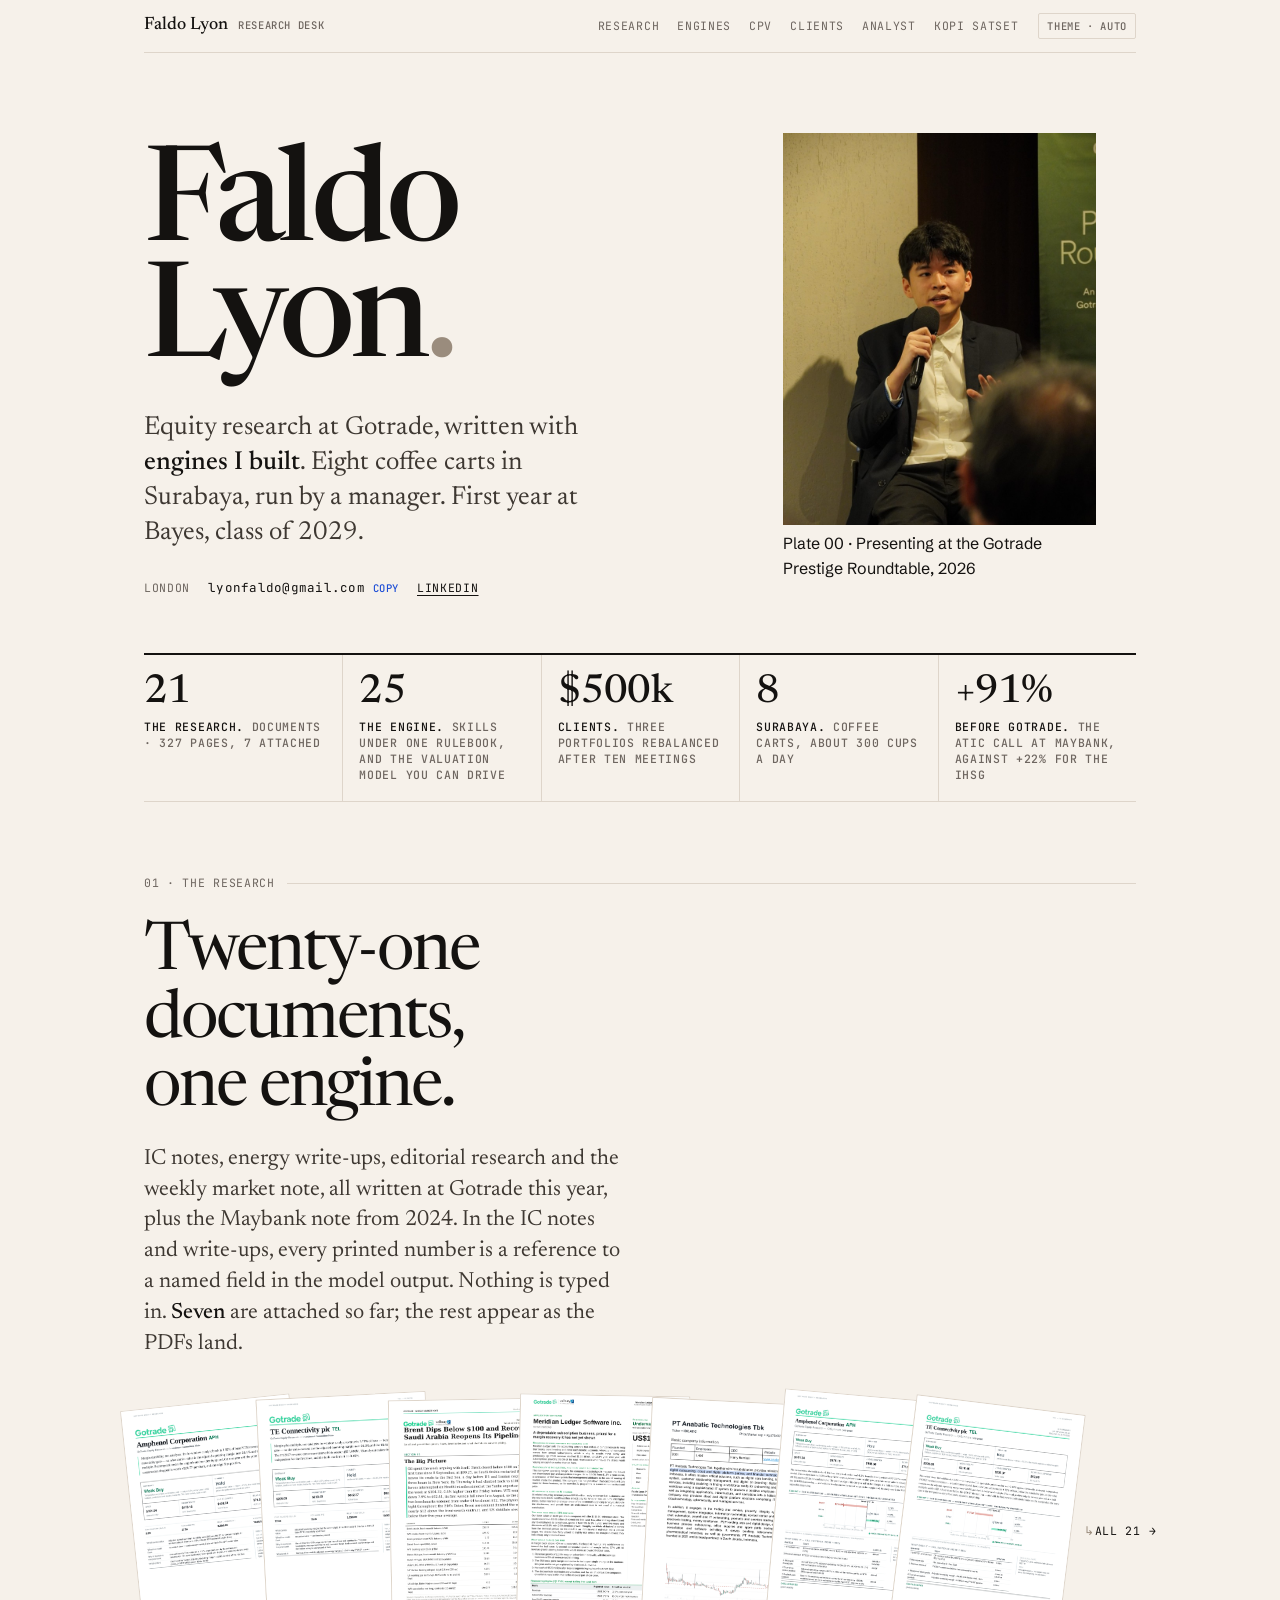
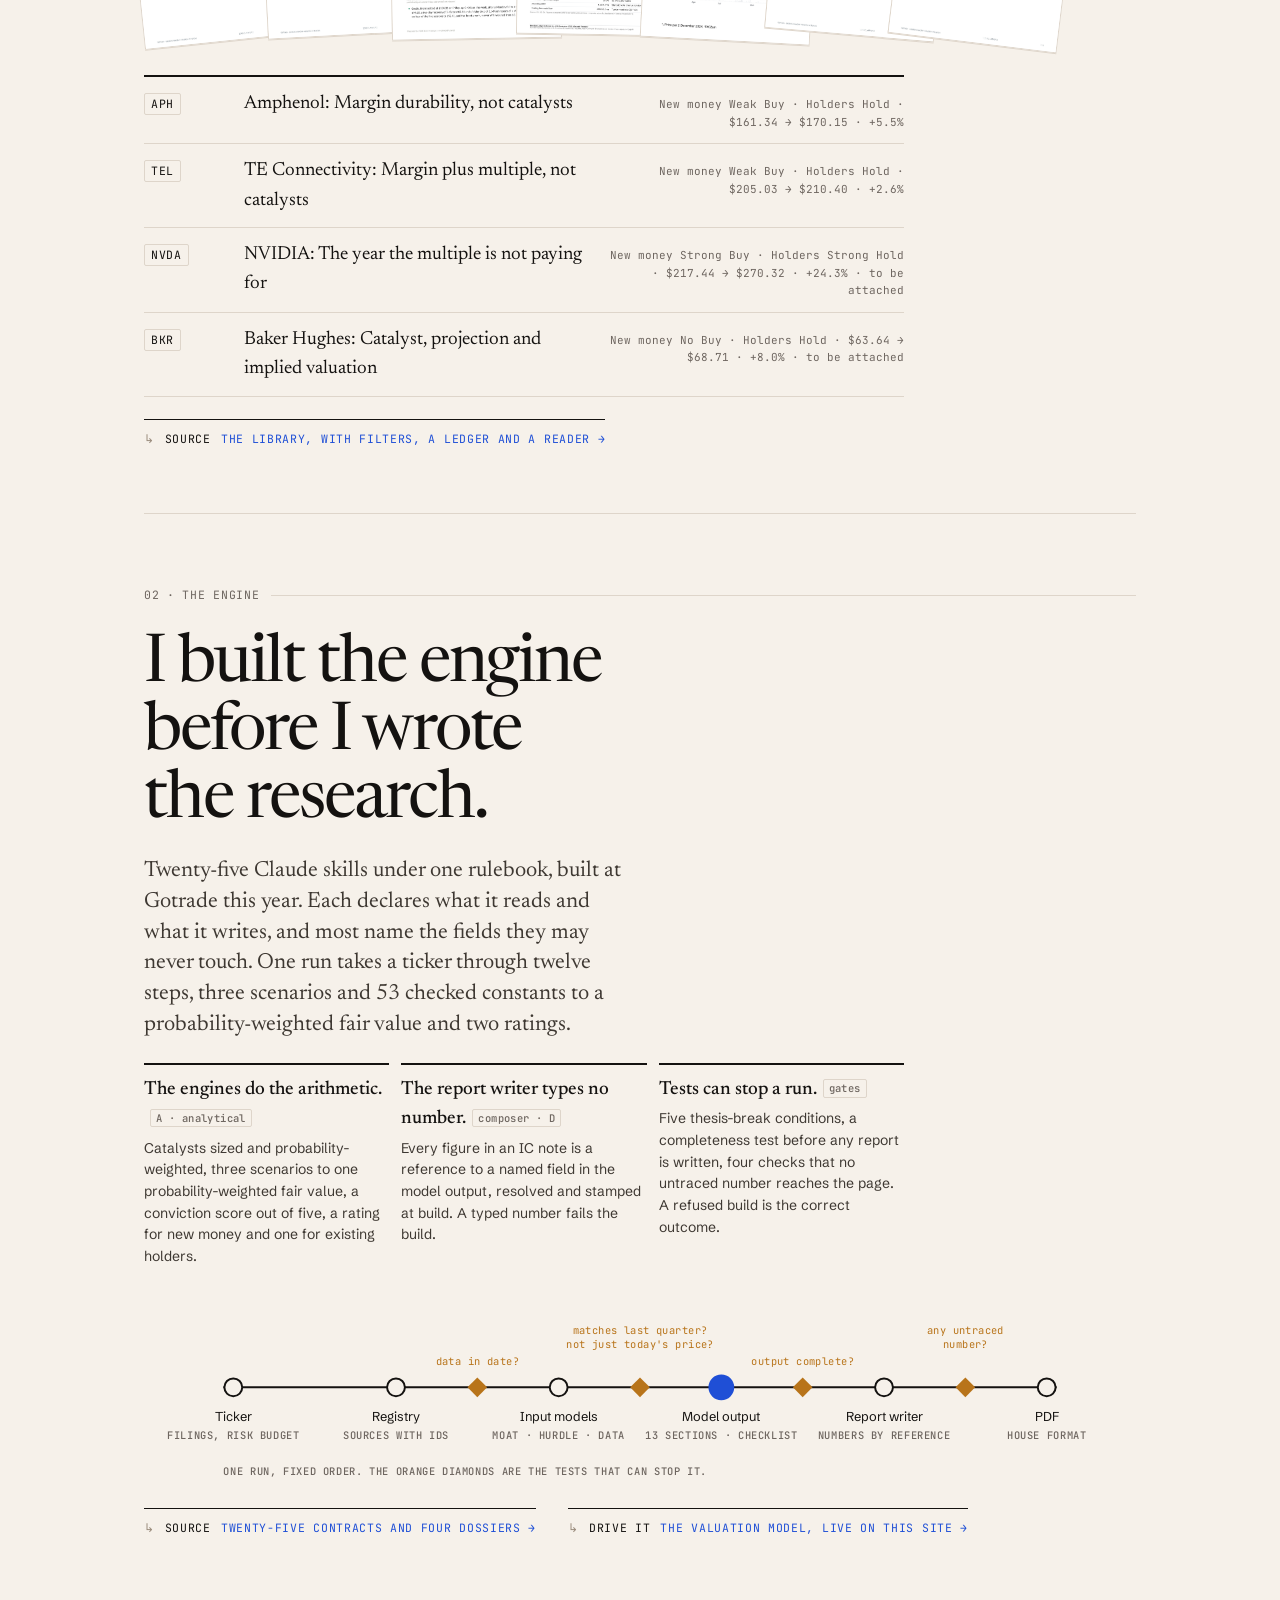
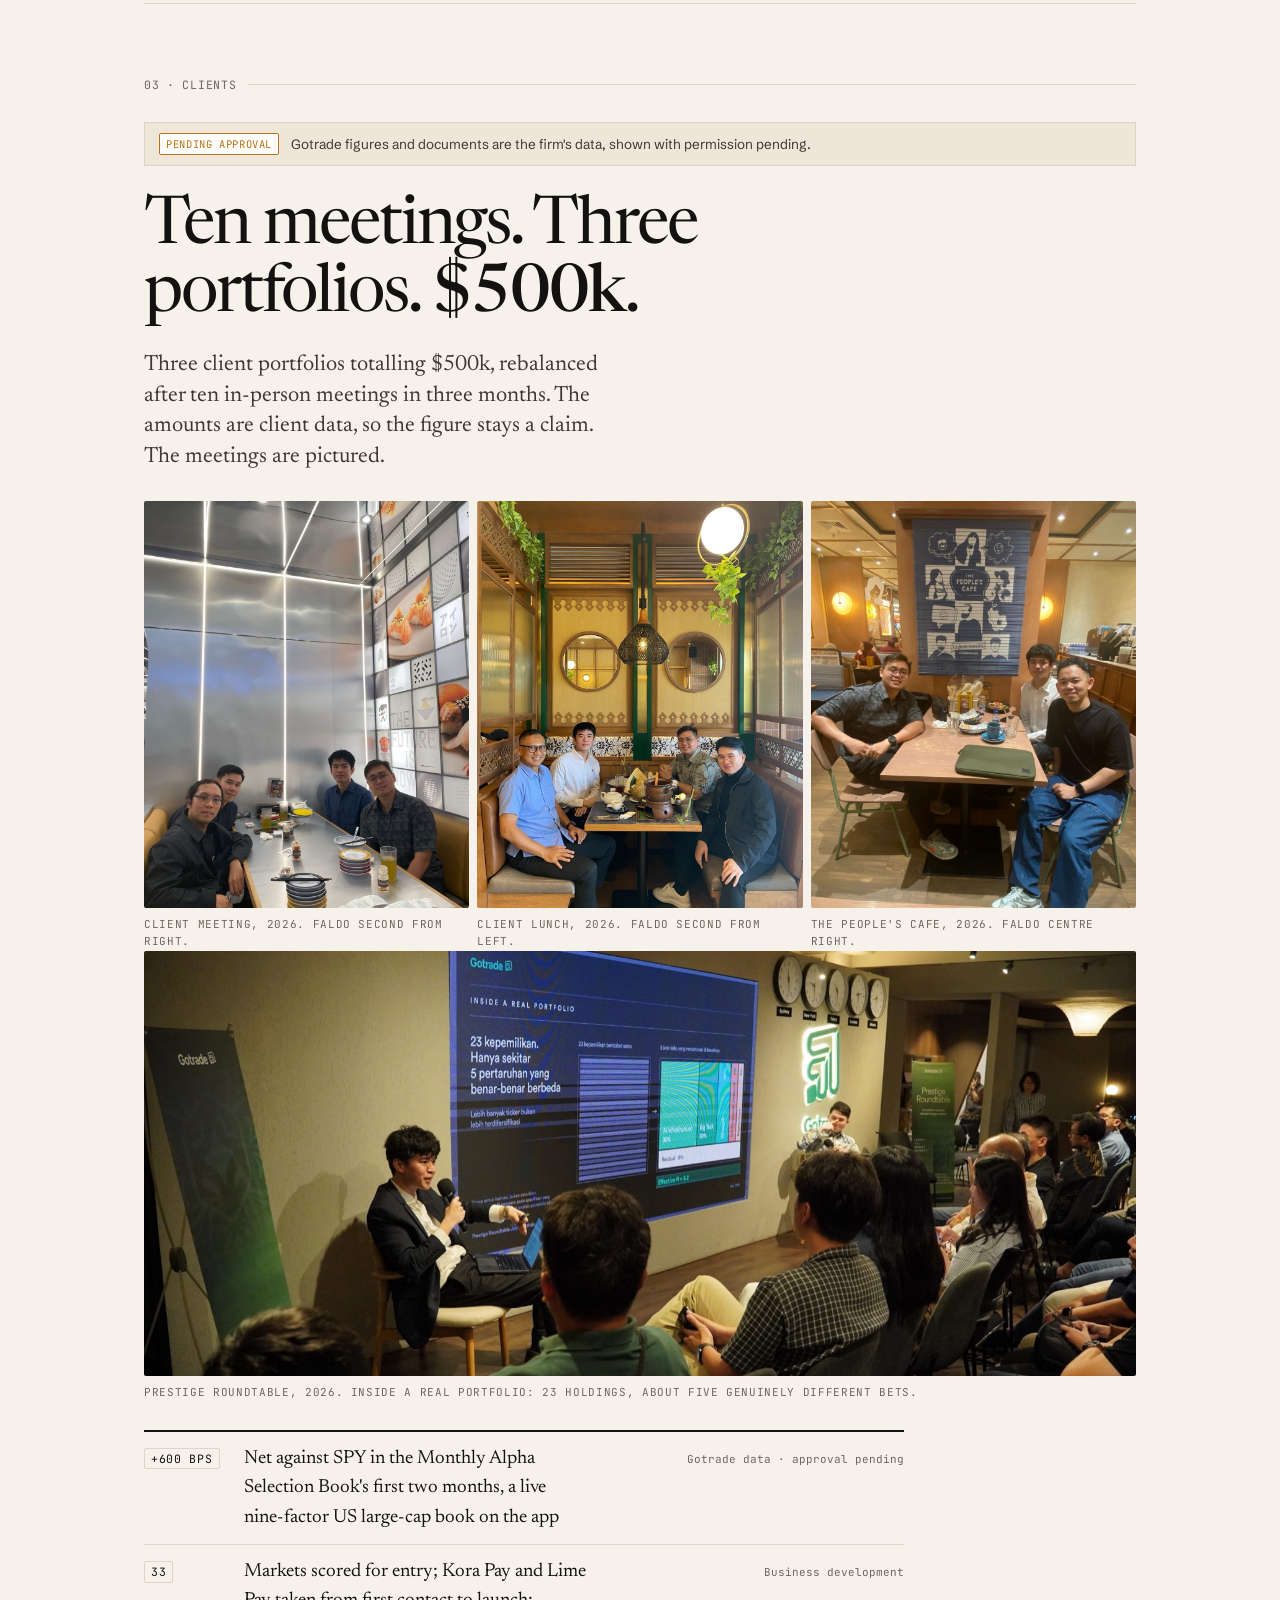
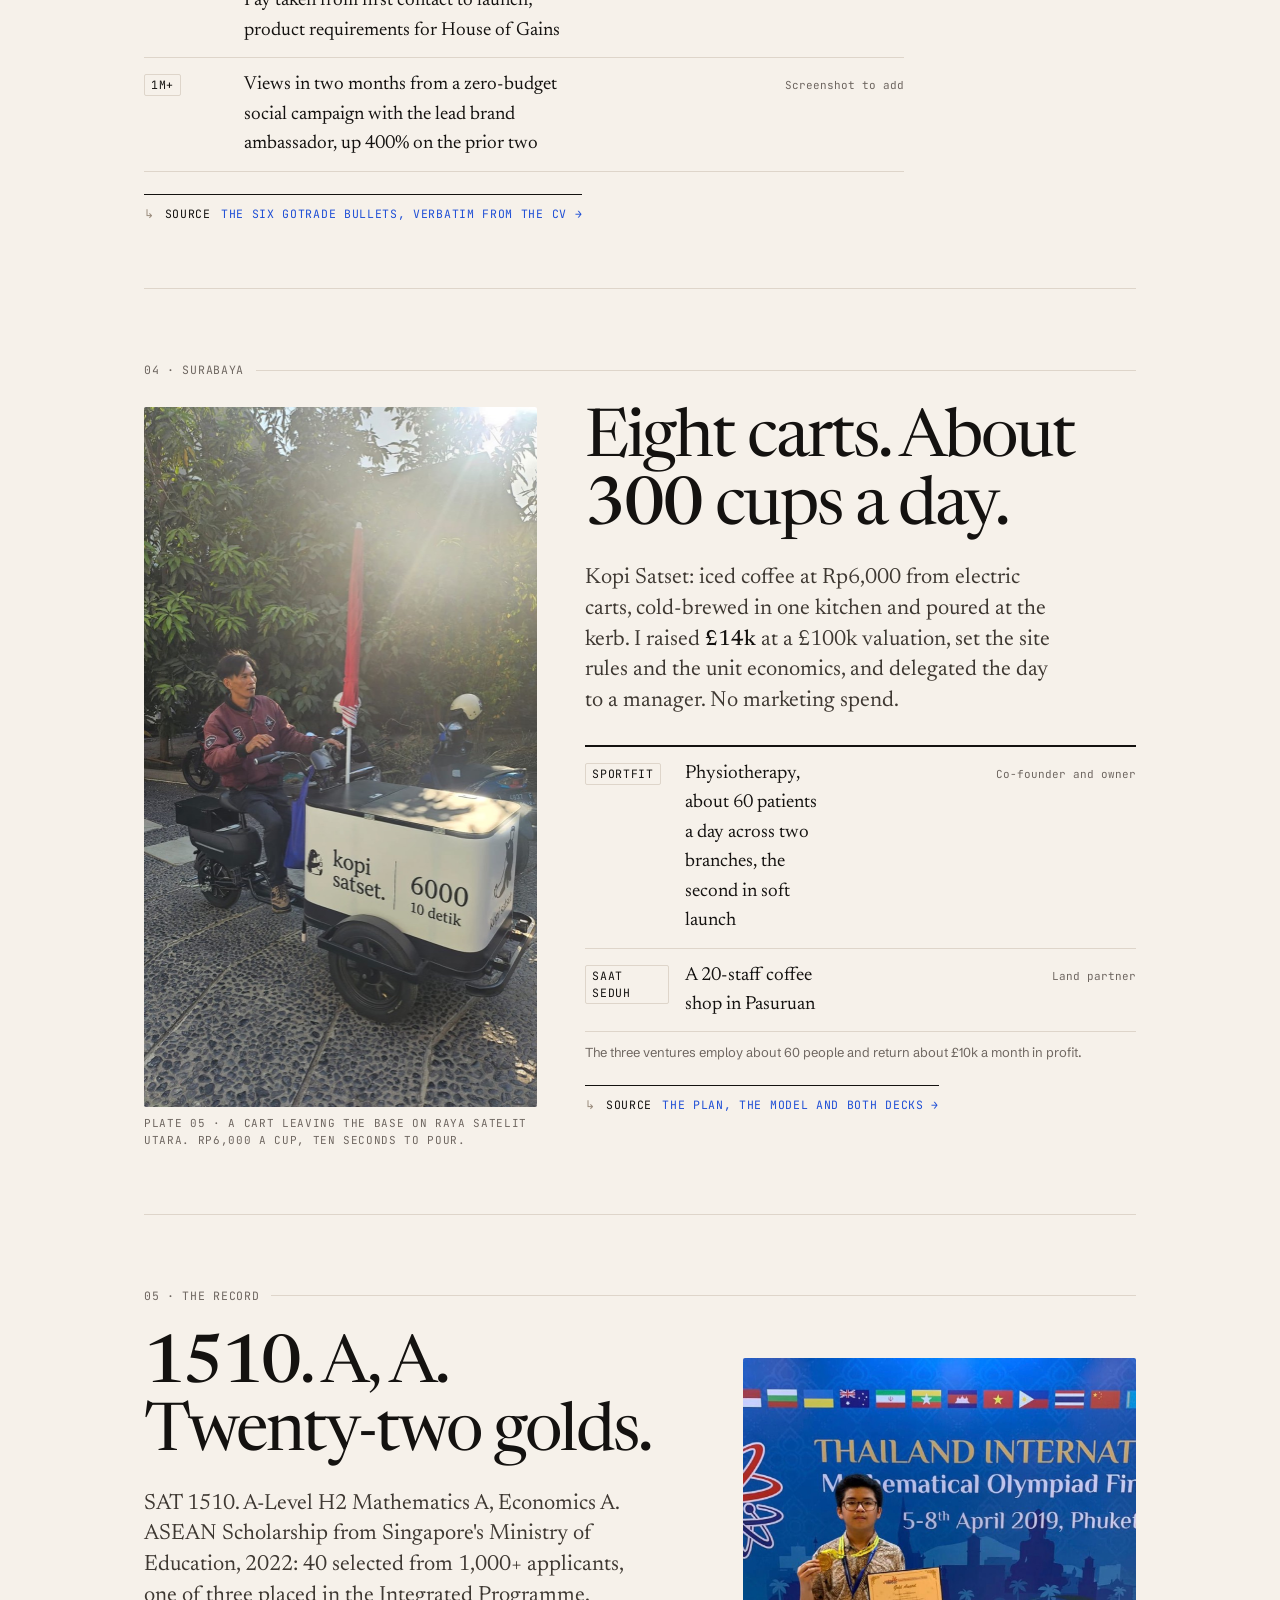
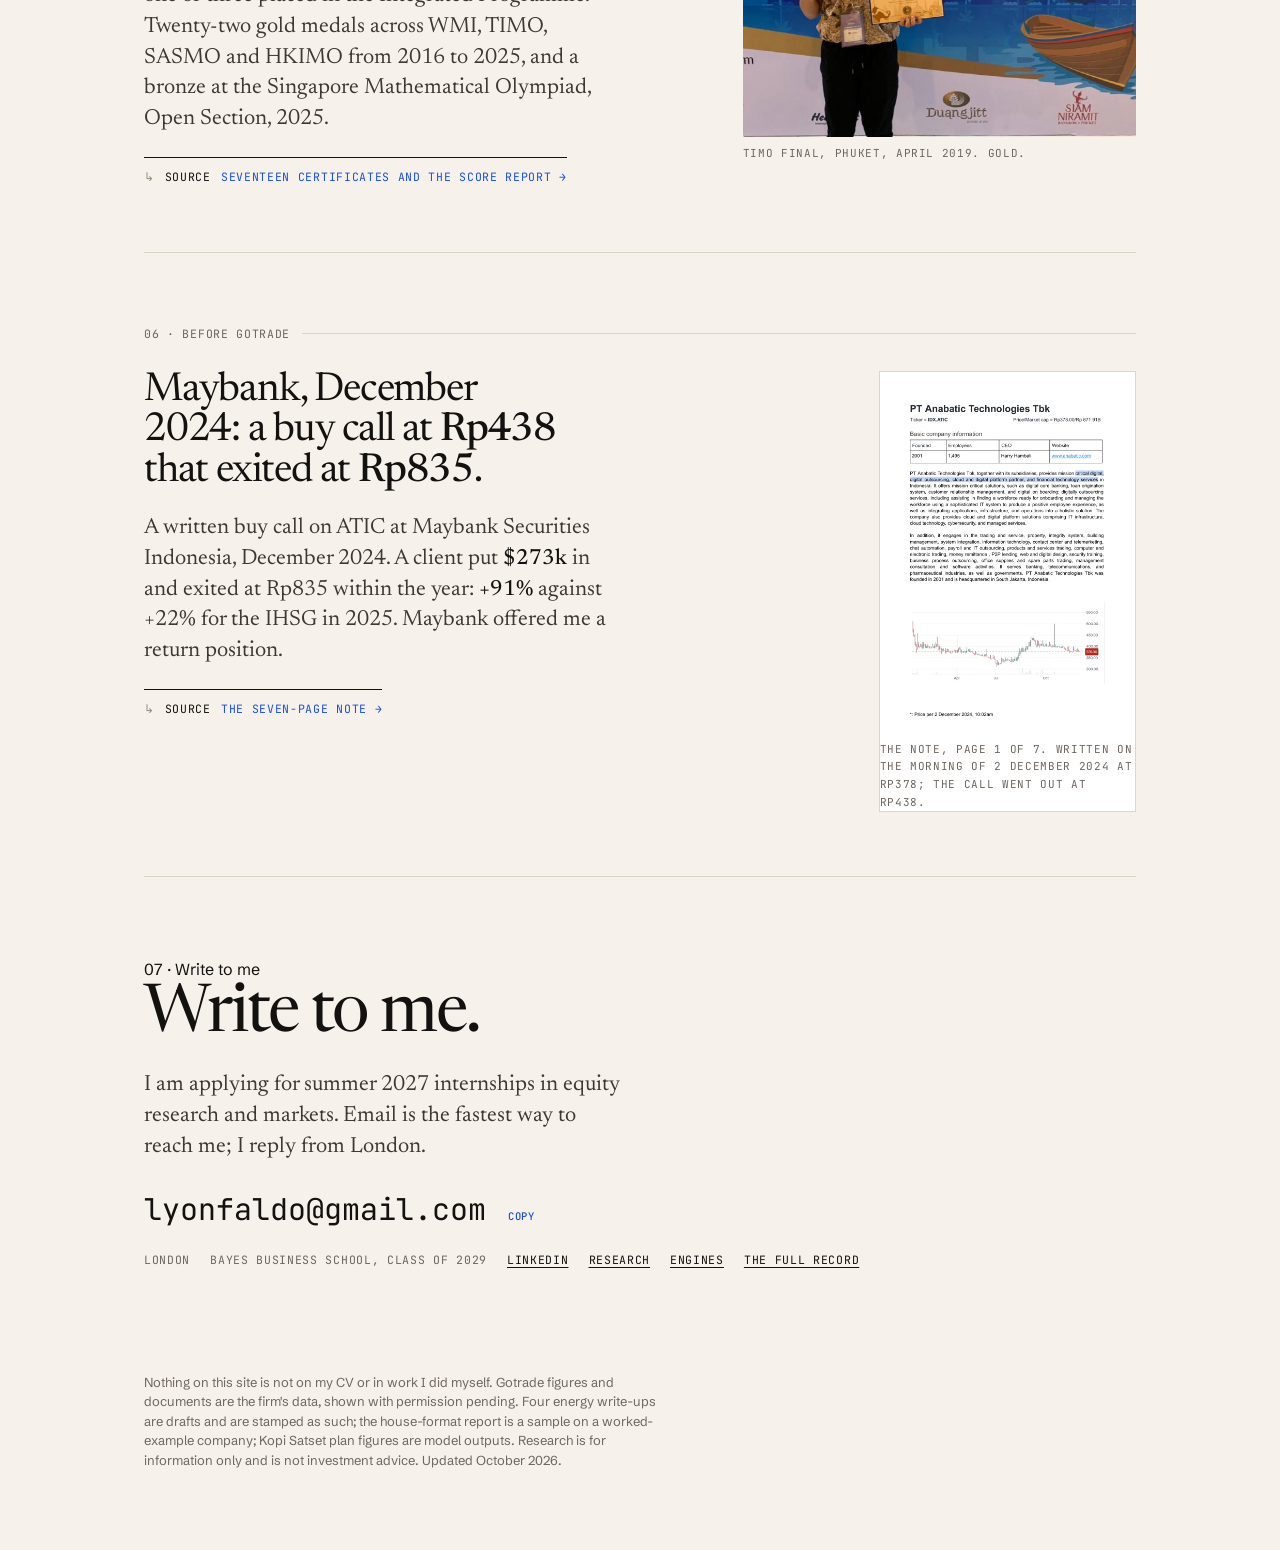
<file: index.html>
<!doctype html>
<html lang="en">
<head>
<meta charset="utf-8">
<meta name="viewport" content="width=device-width, initial-scale=1, viewport-fit=cover">
<title>Faldo Lyon</title>
<meta name="description" content="Faldo Lyon: equity research at Gotrade written with engines he built, eight coffee carts in Surabaya, first year at Bayes. Every number on the page has a source.">
<!-- HEAD v1 start -->
<script>(function(){try{var t=localStorage.getItem('fl-theme');if(t==='dark'||t==='light'){document.documentElement.setAttribute('data-theme',t);}}catch(e){}})();</script>
<link rel="icon" href="data:,">
<link rel="stylesheet" href="https://fonts.googleapis.com/css2?family=Newsreader:ital,opsz,wght@0,6..72,400;0,6..72,500;0,6..72,600;1,6..72,400;1,6..72,500&family=Schibsted+Grotesk:ital,wght@0,400;0,500;0,600;0,700;1,400&family=JetBrains+Mono:wght@400;500;600&display=swap">
<!-- HEAD v1 end -->
<style>
/* BASE v1 start */
:root {
  --paper: #F6F1EA; --surface: #FFFDF9; --ink: #141210; --ink-2: #3E3832; --muted: #6E6660; --line: #DED5CA; --line-strong: #141210;
  --accent: #1F4FD6; --accent-ink: #FFFFFF; --bench: #9A8C7D; --flag: #B8741A; --tint: #EFE6DA;
  --serif: "Newsreader", "Iowan Old Style", Georgia, serif; --sans: "Schibsted Grotesk", "Helvetica Neue", Arial, sans-serif; --mono: "JetBrains Mono", "SFMono-Regular", Menlo, Consolas, monospace;
}
@media (prefers-color-scheme: dark) { :root:not([data-theme="light"]) { color-scheme: dark; --paper: #15120F; --surface: #1D1915; --ink: #F1EBE3; --ink-2: #CFC6BB; --muted: #9B9187; --line: #332C26; --line-strong: #F1EBE3; --accent: #8DB0FF; --accent-ink: #0B1220; --bench: #7A6E63; --flag: #E0A04A; --tint: #27211B; } }
:root[data-theme="dark"] { color-scheme: dark; --paper: #15120F; --surface: #1D1915; --ink: #F1EBE3; --ink-2: #CFC6BB; --muted: #9B9187; --line: #332C26; --line-strong: #F1EBE3; --accent: #8DB0FF; --accent-ink: #0B1220; --bench: #7A6E63; --flag: #E0A04A; --tint: #27211B; }

* { box-sizing: border-box; }
html { scroll-padding-top: 72px; }
body { margin: 0; background: var(--paper); color: var(--ink); font-family: var(--sans); font-size: 16px; line-height: 1.55; -webkit-font-smoothing: antialiased; }
a { color: var(--accent); text-decoration-thickness: 1px; text-underline-offset: 3px; }
a:focus-visible, button:focus-visible, input:focus-visible, select:focus-visible, summary:focus-visible { outline: 2px solid var(--flag); outline-offset: 3px; }
h1, h2, h3, h4 { margin: 0; text-wrap: balance; }
p { margin: 0; }
img { max-width: 100%; height: auto; }
table { border-collapse: collapse; }
button { font: inherit; color: inherit; }
.mono { font-family: var(--mono); font-size: 11.5px; letter-spacing: 0.06em; text-transform: uppercase; color: var(--muted); font-weight: 500; }
.num { font-variant-numeric: tabular-nums; }
.page { max-width: 1040px; margin: 0 auto; padding-inline: 24px; padding-block: 0 80px; }
.vh { position: absolute; width: 1px; height: 1px; overflow: hidden; clip: rect(0 0 0 0); white-space: nowrap; }

/* Site bar */
.bar { position: sticky; top: env(safe-area-inset-top, 0px); z-index: 5; background: var(--paper); border-bottom: 1px solid var(--line); display: flex; flex-wrap: wrap; align-items: center; gap: 10px 20px; padding-block: 12px; }
.bar .who { font-family: var(--serif); font-size: 18px; font-weight: 500; color: var(--ink); text-decoration: none; display: inline-flex; align-items: baseline; gap: 10px; }
.bar .who .desk { font-size: 10.5px; }
.bar nav { margin-left: auto; display: flex; gap: 18px; flex-wrap: wrap; }
.bar nav a { font-family: var(--mono); font-size: 11.5px; letter-spacing: 0.06em; text-transform: uppercase; color: var(--muted); text-decoration: none; }
.bar nav a:hover, .bar nav a[aria-current] { color: var(--ink); }
.bar nav a[aria-current] { border-bottom: 1px solid var(--ink); padding-bottom: 2px; }
.bar .theme { border: 1px solid var(--line); background: transparent; border-radius: 2px; padding: 4px 8px; cursor: pointer; color: var(--muted); font-size: 10.5px; }
.bar .theme:hover { color: var(--ink); border-color: var(--line-strong); }
.onpage { display: flex; flex-wrap: wrap; gap: 6px 18px; margin-bottom: 48px; font-family: var(--mono); font-size: 11.5px; letter-spacing: 0.06em; text-transform: uppercase; }
.onpage span { color: var(--muted); }
.onpage a { color: var(--muted); text-decoration: none; }
.onpage a:hover { color: var(--ink); }

/* Masthead */
.mast { padding-block: 56px 36px; display: grid; grid-template-columns: minmax(0, 1fr) 360px; gap: 40px; align-items: end; }
.mast.narrow { grid-template-columns: minmax(0, 1fr) 260px; }
.wordmark { font-family: var(--serif); font-weight: 500; font-size: clamp(64px, 11vw, 132px); line-height: 0.88; letter-spacing: -0.04em; }
.wordmark span { color: var(--bench); }
.wordmark em { font-style: italic; font-weight: 400; color: var(--accent); }
.mast .back { font-family: var(--mono); font-size: 11.5px; letter-spacing: 0.06em; text-transform: uppercase; display: inline-block; margin-bottom: 18px; }
.mast .thesis, .thesis { margin-top: 22px; font-family: var(--serif); font-size: clamp(20px, 2.4vw, 25px); line-height: 1.35; max-width: 34ch; color: var(--ink-2); border-left: 2px solid var(--line-strong); padding-left: 18px; }
.mast .role { font-family: var(--mono); font-size: 12px; color: var(--ink); margin-top: 18px; max-width: 60ch; line-height: 1.6; }
.mast figure { margin: 0; }
.mast figure img { width: 100%; height: auto; aspect-ratio: 4 / 5; object-fit: cover; display: block; border-radius: 2px; }
.mast figcaption { font-family: var(--mono); font-size: 11px; letter-spacing: 0.06em; text-transform: uppercase; color: var(--muted); margin-top: 8px; }
.sheet { border-top: 2px solid var(--line-strong); font-size: 13.5px; margin-top: 28px; }
.sheet > div { display: grid; grid-template-columns: 92px 1fr; gap: 12px; padding-block: 8px; border-bottom: 1px solid var(--line); }
.sheet > div > span:first-child { font-family: var(--mono); font-size: 11px; letter-spacing: 0.06em; text-transform: uppercase; color: var(--muted); padding-top: 2px; }
.sheet code { font-family: var(--mono); font-size: 12.5px; color: var(--ink); user-select: all; }
.copy { font: 500 10.5px var(--mono); letter-spacing: 0.05em; text-transform: uppercase; border: 0; background: transparent; color: var(--accent); cursor: pointer; padding: 0; margin-left: 8px; }
.tiles { display: grid; grid-template-columns: repeat(2, 1fr); border-top: 2px solid var(--line-strong); border-left: 1px solid var(--line); }
.tiles > div { padding: 16px 14px 18px; border-right: 1px solid var(--line); border-bottom: 1px solid var(--line); display: flex; flex-direction: column; gap: 4px; }
.tiles strong { font-family: var(--serif); font-size: 38px; font-weight: 500; line-height: 1; letter-spacing: -0.02em; }
.tiles.row4 { grid-template-columns: repeat(4, 1fr); }

.price { display: flex; align-items: baseline; gap: 14px; margin-top: 18px; border-left: 2px solid var(--line-strong); padding-left: 18px; }
.price strong { font-family: var(--serif); font-size: 56px; font-weight: 500; line-height: 1; letter-spacing: -0.02em; }
.price span { font-family: var(--mono); font-size: 13px; color: var(--muted); }

/* Figures tape */
.figures { display: grid; grid-template-columns: repeat(5, 1fr); border-top: 2px solid var(--line-strong); border-bottom: 1px solid var(--line); margin-bottom: 56px; }
.figures.four { grid-template-columns: repeat(4, 1fr); }
.figures > * { color: inherit; text-decoration: none; padding: 18px 18px 18px 0; border-left: 1px solid var(--line); padding-left: 18px; display: flex; flex-direction: column; gap: 4px; }
.figures > *:first-child { border-left: 0; padding-left: 0; }
.figures a:hover strong { color: var(--accent); }
.figures strong { font-family: var(--serif); font-size: 38px; font-weight: 500; line-height: 1; letter-spacing: -0.02em; }
.figures .mono { line-height: 1.35; }

/* Sections and text */
section { margin-bottom: 64px; }
section > header { display: grid; grid-template-columns: 150px minmax(0, 1fr); gap: 32px; align-items: baseline; padding-bottom: 12px; border-bottom: 2px solid var(--line-strong); margin-bottom: 24px; }
section > header h2 { font-family: var(--serif); font-size: 34px; font-weight: 400; letter-spacing: -0.02em; line-height: 1; }
.lede { font-size: 17px; color: var(--ink-2); max-width: 66ch; }
.lede b { color: var(--ink); font-weight: 600; }
.note { font-size: 13px; color: var(--muted); max-width: 70ch; margin-top: 10px; }
.grid2 { display: grid; grid-template-columns: repeat(2, minmax(0, 1fr)); gap: 32px; align-items: start; }
.block h3, h3.h { font-family: var(--serif); font-size: 22px; font-weight: 500; letter-spacing: -0.01em; margin-bottom: 10px; }
.stats { display: flex; flex-wrap: wrap; gap: 8px 36px; margin: 18px 0; }
.stats > div { display: flex; flex-direction: column; gap: 2px; }
.stats strong { font-family: var(--serif); font-size: 32px; font-weight: 500; line-height: 1; letter-spacing: -0.02em; }
.stats strong.up { color: var(--accent); }
.steps { display: grid; grid-template-columns: repeat(4, 1fr); gap: 12px; margin-top: 20px; }
.steps.five { grid-template-columns: repeat(5, 1fr); }
.step { border-top: 2px solid var(--line-strong); padding-top: 10px; }
.step .mono { color: var(--ink); }
.step strong { display: block; font-family: var(--serif); font-size: 20px; font-weight: 500; margin: 4px 0 6px; }
.step p { font-size: 14px; color: var(--ink-2); }
.t { width: 100%; font-size: 14px; }
.t th, .t td { text-align: left; padding: 8px 10px 8px 0; border-bottom: 1px solid var(--line); vertical-align: top; }
.t th { font-family: var(--mono); font-size: 11px; letter-spacing: 0.06em; text-transform: uppercase; color: var(--muted); font-weight: 500; }
.t th button { background: transparent; border: 0; padding: 0; font: inherit; color: inherit; letter-spacing: inherit; text-transform: inherit; cursor: pointer; }
.t th button:hover { color: var(--ink); }
.t td.n, .t th.n { text-align: right; font-variant-numeric: tabular-nums; }
.t td.m { font-family: var(--mono); font-size: 12px; }
.t tr.hi td { font-weight: 600; color: var(--ink); background: var(--tint); }
.t tr.sum td { border-top: 2px solid var(--line-strong); font-weight: 600; }
.tscroll { overflow-x: auto; }
.chart { margin-top: 8px; }
.chart .ttl { font-size: 13.5px; font-weight: 600; margin-bottom: 8px; }
.chart svg { width: 100%; height: auto; display: block; overflow: visible; }
.chart .src { font-size: 12.5px; color: var(--muted); margin-top: 8px; }
.bands { display: grid; grid-template-columns: repeat(3, 1fr); gap: 12px; margin-top: 16px; }
.band { border: 1px solid var(--line); background: var(--surface); padding: 12px 14px; border-radius: 3px; }
.band strong { display: block; font-family: var(--serif); font-size: 20px; font-weight: 500; }
.band .act { font-family: var(--mono); font-size: 11px; letter-spacing: 0.06em; text-transform: uppercase; color: var(--flag); margin-top: 6px; display: block; }
.band p { font-size: 13.5px; color: var(--ink-2); margin-top: 6px; }
.bullets { margin: 12px 0 0; padding-left: 18px; max-width: 64ch; display: flex; flex-direction: column; gap: 6px; font-size: 15px; color: var(--ink-2); }
.bullets li::marker { color: var(--accent); }
.tags { display: flex; flex-wrap: wrap; gap: 6px; margin-top: 14px; }
.tag { font-family: var(--mono); font-size: 11.5px; color: var(--ink); background: var(--surface); border: 1px solid var(--line); border-radius: 3px; padding: 2px 8px; text-decoration: none; }
.tag:hover { border-color: var(--line-strong); }
.more { display: inline-block; margin-top: 18px; font-family: var(--mono); font-size: 11.5px; letter-spacing: 0.06em; text-transform: uppercase; }
.more.big { display: flex; justify-content: space-between; align-items: center; gap: 16px; margin-top: 22px; padding: 14px 16px; border: 1px solid var(--line-strong); color: var(--ink); text-decoration: none; max-width: 760px; font-family: var(--serif); font-size: 19px; letter-spacing: 0; text-transform: none; }
.more.big span { font-family: var(--mono); font-size: 11.5px; letter-spacing: 0.06em; text-transform: uppercase; color: var(--accent); white-space: nowrap; }
.more.big:hover { background: var(--tint); }

/* Entries (experience ledger) */
.entry { display: grid; grid-template-columns: 150px minmax(0, 1fr); gap: 32px; padding-block: 30px; border-bottom: 1px solid var(--line); }
.entry > *, .claim > * { min-width: 0; }
.entry .side { display: flex; flex-direction: column; gap: 4px; }
.entry .side .when { font-family: var(--mono); font-size: 12px; color: var(--ink); }
.entry h3 { font-family: var(--serif); font-size: 26px; font-weight: 500; letter-spacing: -0.015em; line-height: 1.15; }
.entry .org { color: var(--muted); font-size: 14px; margin-top: 4px; }
.entry .what { margin-top: 14px; max-width: 62ch; font-size: 16px; color: var(--ink-2); }
.entry .what b { color: var(--ink); font-weight: 600; }

/* Photos */
.slides { display: grid; grid-template-columns: repeat(auto-fill, minmax(220px, 1fr)); gap: 12px; margin-top: 8px; }
.slides.portrait { grid-template-columns: repeat(auto-fill, minmax(160px, 1fr)); }
.slide { margin: 0; border: 1px solid var(--line); background: var(--surface); border-radius: 3px; overflow: hidden; cursor: zoom-in; padding: 0; text-align: left; font: inherit; color: inherit; display: block; width: 100%; }
.slide img { width: 100%; display: block; aspect-ratio: 16 / 9; object-fit: cover; }
.slides.portrait .slide img { aspect-ratio: 3 / 4; }
.slide span { display: block; padding: 6px 8px; font-family: var(--mono); font-size: 11px; letter-spacing: 0.06em; text-transform: uppercase; color: var(--muted); border-top: 1px solid var(--line); }
.wall { columns: 3; column-gap: 8px; margin-top: 8px; }
.wall figure { margin: 0 0 8px; break-inside: avoid; }
.wall img { width: 100%; display: block; border-radius: 2px; }
.wall figcaption { font-size: 12px; color: var(--muted); margin-top: 4px; }
.dl { display: flex; gap: 20px; flex-wrap: wrap; margin-bottom: 14px; font-size: 14px; }
.strip { display: grid; grid-template-columns: 2fr 1fr; gap: 8px; margin-top: 22px; max-width: 760px; }
.strip figure { margin: 0; }
.strip img { width: 100%; height: 100%; aspect-ratio: 3 / 2; object-fit: cover; display: block; border-radius: 2px; }
.strip figure.tall img { aspect-ratio: 3 / 4; }
.strip figcaption { font-size: 12.5px; color: var(--muted); margin-top: 6px; }
.sheet-row { display: grid; grid-template-columns: repeat(3, 1fr); gap: 8px; margin-top: 16px; max-width: 760px; }
.sheet-row figure { margin: 0; }
.sheet-row img { width: 100%; aspect-ratio: 3 / 4; object-fit: cover; display: block; border-radius: 2px; }
.sheet-row .wide img { aspect-ratio: 3 / 2; }
.sheet-row figcaption { font-family: var(--mono); font-size: 11px; letter-spacing: 0.06em; text-transform: uppercase; color: var(--muted); margin-top: 6px; line-height: 1.5; }

/* Exhibits */
.exhibits { margin-top: 20px; display: grid; grid-template-columns: repeat(auto-fill, minmax(230px, 1fr)); gap: 12px; max-width: 760px; }
.ex { border: 1px solid var(--line); background: var(--surface); border-radius: 3px; overflow: hidden; display: flex; flex-direction: column; margin: 0; }
.ex .lab { display: flex; justify-content: space-between; gap: 8px; padding: 7px 10px; border-bottom: 1px solid var(--line); }
.ex .lab .mono { color: var(--ink); }
.ex .lab .flag { color: var(--flag); }
.ex img { display: block; width: 100%; height: 150px; object-fit: cover; }
.ex .empty { height: 150px; background: repeating-linear-gradient(135deg, transparent 0 9px, var(--line) 9px 10px); opacity: 0.6; }
.ex .cap { padding: 8px 10px; font-size: 13px; color: var(--ink-2); line-height: 1.4; }
.ex.todo { border-style: dashed; background: transparent; }
.ex.todo .cap { color: var(--muted); }
.ex a, .ex button.slide { cursor: zoom-in; }

/* Stamps, banners, chips */
.stamp { display: inline-block; font-family: var(--mono); font-size: 10.5px; letter-spacing: 0.06em; text-transform: uppercase; color: var(--flag); border: 1px solid var(--flag); padding: 2px 6px; border-radius: 2px; background: var(--surface); white-space: nowrap; }
.banner { display: flex; align-items: center; gap: 12px; flex-wrap: wrap; background: var(--tint); border: 1px solid var(--line); padding: 10px 14px; font-size: 13.5px; color: var(--ink-2); margin-bottom: 24px; }
.tk { display: inline-block; font-family: var(--mono); font-size: 11.5px; letter-spacing: 0.06em; text-transform: uppercase; border: 1px solid var(--line); padding: 1px 6px; border-radius: 2px; color: var(--ink); text-decoration: none; }
a.tk:hover { color: var(--accent); border-color: var(--accent); }
.rating { display: flex; flex-wrap: wrap; align-items: center; gap: 6px; }
.chip { display: inline-block; font-family: var(--mono); font-size: 11px; letter-spacing: 0.04em; padding: 2px 7px; border-radius: 2px; border: 1px solid var(--bench); color: var(--ink-2); white-space: nowrap; }
.chip.ent { border-color: var(--accent); color: var(--accent); }
.rating .px { font-family: var(--mono); font-size: 11.5px; color: var(--ink); }
.rating .none { font-family: var(--mono); font-size: 11px; letter-spacing: 0.04em; color: var(--muted); }

/* Document cards */
.shelf { display: grid; grid-template-columns: repeat(auto-fill, minmax(200px, 1fr)); gap: 12px; }
.doc { background: var(--surface); border: 1px solid var(--line); border-radius: 3px; overflow: hidden; padding: 0 0 12px; display: flex; flex-direction: column; gap: 6px; position: relative; }
.doc .doc-open { display: block; width: 100%; border: 0; padding: 0; background: transparent; cursor: pointer; text-align: left; position: relative; }
.doc .doc-open[aria-disabled="true"] { cursor: default; }
.doc .cover { display: block; aspect-ratio: 1 / 1.414; background: #FFFFFF; border-bottom: 1px solid var(--line); overflow: hidden; position: relative; }
.doc .cover img { width: 100%; height: 100%; object-fit: cover; object-position: top; display: block; }
.doc .cover.empty { background: var(--paper); display: flex; flex-direction: column; align-items: center; justify-content: center; gap: 6px; }
.doc .cover.empty::before { content: ""; position: absolute; inset: 0; background: repeating-linear-gradient(135deg, transparent 0 9px, var(--line) 9px 10px); opacity: 0.5; }
.doc .cover.empty b { position: relative; font-family: var(--serif); font-weight: 500; font-size: 40px; color: var(--bench); letter-spacing: -0.02em; }
.doc .cover.empty i { position: relative; font-style: normal; font-family: var(--mono); font-size: 11px; letter-spacing: 0.06em; text-transform: uppercase; color: var(--muted); }
.doc .cover .stamp { position: absolute; top: 8px; right: 8px; }
.doc .meta { padding: 8px 12px 0; font-size: 11px; line-height: 1.5; }
.doc .ttl { font-family: var(--serif); font-size: 18px; font-weight: 500; line-height: 1.2; padding: 0 12px; letter-spacing: -0.01em; }
.doc .ttl a { color: var(--ink); text-decoration: none; }
.doc .ttl a:hover { color: var(--accent); }
.doc .rating { padding: 0 12px; }
.doc .lineage, .doc .proves { padding: 0 12px; font-size: 10.5px; line-height: 1.5; }
.doc .proves a { color: var(--muted); }
.doc .proves a:hover { color: var(--ink); }
.doc .thesis { padding: 0 12px; margin: 0; font-family: var(--sans); font-size: 13.5px; color: var(--ink-2); border: 0; max-width: none; line-height: 1.45; }
.doc.slot { border-style: dashed; }
.doc.slot .ttl a { color: var(--ink-2); }

/* Library layout */
.lib { display: grid; grid-template-columns: 200px minmax(0, 1fr); gap: 32px; align-items: start; }
.rail { position: sticky; top: 64px; display: flex; flex-direction: column; gap: 18px; font-size: 13.5px; }
.rail .grp { display: flex; flex-direction: column; gap: 4px; }
.rail .grp .mono { margin-bottom: 4px; }
.rail label { display: flex; gap: 8px; align-items: center; cursor: pointer; }
.rail input[type="checkbox"] { accent-color: var(--accent); margin: 0; }
.rail select, .search input { font: inherit; font-size: 14px; color: var(--ink); background: var(--surface); border: 1px solid var(--line); border-radius: 2px; padding: 8px 10px; }
.rail .count { font-family: var(--mono); font-size: 11px; letter-spacing: 0.06em; text-transform: uppercase; color: var(--muted); }
.rail .clear { font-family: var(--mono); font-size: 11px; letter-spacing: 0.06em; text-transform: uppercase; }
.railscroll { display: none; }
.search { margin-top: 18px; max-width: 420px; }
.search input { width: 100%; font-family: var(--mono); font-size: 13px; }
.search input::placeholder { font-family: var(--mono); font-size: 11.5px; letter-spacing: 0.04em; text-transform: uppercase; color: var(--muted); }
.views { display: inline-flex; gap: 0; margin-top: 14px; border: 1px solid var(--line); border-radius: 2px; overflow: hidden; }
.views button { border: 0; background: transparent; padding: 6px 12px; cursor: pointer; font-family: var(--mono); font-size: 11px; letter-spacing: 0.06em; text-transform: uppercase; color: var(--muted); }
.views button[aria-pressed="true"] { background: var(--tint); color: var(--ink); }
.series { margin-bottom: 36px; }
.series > h3 { display: flex; align-items: baseline; gap: 14px; flex-wrap: wrap; padding-bottom: 8px; border-bottom: 1px solid var(--line); margin-bottom: 14px; font-family: var(--serif); font-size: 22px; font-weight: 500; }
.series > h3 .mono { font-size: 10.5px; }
.catalogue { margin-top: 24px; font-size: 13.5px; }
.catalogue summary { cursor: pointer; font-family: var(--mono); font-size: 11.5px; letter-spacing: 0.06em; text-transform: uppercase; color: var(--muted); }
.catalogue ul { padding-left: 18px; }
.catalogue li { margin: 4px 0; }

/* Document pane */
.pane-back { position: fixed; inset: 0; background: rgba(0, 0, 0, 0.35); z-index: 20; display: none; }
.pane { position: fixed; top: 0; right: 0; bottom: 0; width: 480px; max-width: 100vw; background: var(--surface); border-left: 1px solid var(--line); z-index: 21; overflow-y: auto; padding: 16px 20px 40px; transform: translateX(100%); display: none; }
.pane.open, .pane-back.open { display: block; }
.pane.open { transform: none; }
.pane .pane-ctl { display: flex; justify-content: space-between; align-items: center; gap: 10px; margin-bottom: 14px; }
.pane .pane-ctl button { border: 1px solid var(--line); background: transparent; border-radius: 2px; padding: 5px 10px; cursor: pointer; font-family: var(--mono); font-size: 11px; letter-spacing: 0.06em; text-transform: uppercase; color: var(--muted); }
.pane .pane-ctl button:hover { color: var(--ink); border-color: var(--line-strong); }
.pane .cover { display: block; max-height: 48vh; background: #FFFFFF; border: 1px solid var(--line); overflow: hidden; }
.pane .cover img { width: 100%; height: auto; max-height: 48vh; object-fit: contain; object-position: top; display: block; }
.pane .cover.empty { aspect-ratio: 1.414 / 1; background: var(--paper); display: flex; align-items: center; justify-content: center; gap: 10px; position: relative; }
.pane .cover.empty::before { content: ""; position: absolute; inset: 0; background: repeating-linear-gradient(135deg, transparent 0 9px, var(--line) 9px 10px); opacity: 0.5; }
.pane .cover.empty b { position: relative; font-family: var(--serif); font-weight: 500; font-size: 40px; color: var(--bench); }
.pane .cover.empty i { position: relative; font-style: normal; font-family: var(--mono); font-size: 11px; letter-spacing: 0.06em; text-transform: uppercase; color: var(--muted); }
.pane h2 { font-family: var(--serif); font-size: 24px; font-weight: 500; line-height: 1.2; margin-top: 10px; letter-spacing: -0.01em; }
.pane .meta { margin-top: 12px; }
.pane .byline { font-size: 13px; color: var(--muted); margin-top: 6px; }
.pane .call { border-top: 2px solid var(--line-strong); margin-top: 14px; padding-top: 12px; display: flex; flex-direction: column; gap: 8px; }
.pane .call p { font-size: 14.5px; color: var(--ink-2); }
.pane .status { font-size: 13px; color: var(--flag); margin-top: 10px; }
.pane .lineage, .pane .proves { margin-top: 10px; font-size: 11px; line-height: 1.8; }
.pane .actions { display: flex; flex-wrap: wrap; gap: 10px; margin-top: 16px; }
.pane .actions a, .pane .actions span { font-family: var(--mono); font-size: 11.5px; letter-spacing: 0.06em; text-transform: uppercase; border: 1px solid var(--line-strong); color: var(--ink); text-decoration: none; padding: 7px 10px; border-radius: 2px; }
.pane .actions a:hover { background: var(--tint); }
.pane .actions span { color: var(--muted); border-color: var(--line); }
.pane .pages { margin-top: 18px; }
.pane .pages .slides.portrait { grid-template-columns: repeat(auto-fill, minmax(120px, 1fr)); }
body.pane-open { overflow: hidden; }

/* Engines */
.eng { background: var(--surface); border: 1px solid var(--line); border-left: 2px solid var(--accent); border-radius: 3px; padding: 12px 14px; display: flex; flex-direction: column; gap: 8px; }
.eng .head { display: flex; justify-content: space-between; align-items: baseline; gap: 10px; flex-wrap: wrap; }
.eng .name { font-family: var(--mono); font-size: 13px; color: var(--ink); }
.eng .flavor { font-family: var(--mono); font-size: 10.5px; letter-spacing: 0.06em; text-transform: uppercase; border: 1px solid var(--line); padding: 1px 6px; border-radius: 2px; color: var(--muted); }
.eng .size { font-family: var(--mono); font-size: 11px; color: var(--muted); }
.eng .kv { display: grid; grid-template-columns: 72px minmax(0, 1fr); gap: 4px 10px; font-size: 13.5px; color: var(--ink-2); }
.eng .kv .k { font-family: var(--mono); font-size: 10.5px; letter-spacing: 0.06em; text-transform: uppercase; color: var(--muted); padding-top: 3px; }
.eng .rule { font-family: var(--serif); font-style: italic; font-size: 15px; color: var(--ink); border-left: 2px solid var(--line); padding-left: 10px; }
.eng .produced { display: flex; flex-wrap: wrap; gap: 6px; align-items: center; }
.engs { display: grid; grid-template-columns: repeat(auto-fill, minmax(300px, 1fr)); gap: 12px; }
details.dossier { border-top: 1px solid var(--line); padding: 14px 0; }
details.dossier summary { cursor: pointer; list-style: none; display: flex; flex-direction: column; gap: 4px; }
details.dossier summary::-webkit-details-marker { display: none; }
details.dossier summary h3 { font-family: var(--serif); font-size: 22px; font-weight: 500; }
details.dossier summary h3::after { content: " +"; color: var(--muted); }
details.dossier[open] summary h3::after { content: " −"; }
details.dossier .body { margin-top: 16px; display: flex; flex-direction: column; gap: 18px; }
.diagram { overflow-x: auto; border: 1px solid var(--line); background: var(--surface); border-radius: 3px; padding: 12px; margin-top: 16px; }
.diagram svg { min-width: 640px; width: 100%; height: auto; display: block; }
.diagram .node { fill: var(--paper); stroke: var(--line); }
.diagram .hub { fill: var(--accent); stroke: var(--accent); }
.diagram .store { fill: var(--paper); stroke: var(--line); stroke-dasharray: 4 3; }
.diagram .edge { stroke: var(--muted); fill: none; stroke-width: 1; }
.diagram text { fill: var(--ink); font-family: var(--sans); font-size: 13px; }
.diagram text.mono { fill: var(--muted); font-family: var(--mono); font-size: 11px; letter-spacing: 0.06em; text-transform: uppercase; }
.diagram .hub + text, .diagram text.on { fill: var(--accent-ink); }
.diagram a { cursor: pointer; }
.frame { aspect-ratio: 16 / 10; border: 1px solid var(--line); background: var(--surface); border-radius: 3px; overflow: hidden; margin-top: 14px; }
.frame iframe { width: 100%; height: 100%; border: 0; display: block; }

/* Claims (CV line + evidence), ventures, certificates */
.claim { display: grid; grid-template-columns: 150px minmax(0, 1fr); gap: 32px; padding-block: 28px; border-bottom: 1px solid var(--line); }
.claim blockquote { margin: 0; font-family: var(--serif); font-size: 19px; line-height: 1.4; color: var(--ink); max-width: 60ch; }
.claim blockquote p + p { margin-top: 6px; }
.ventures { display: grid; grid-template-columns: repeat(3, 1fr); gap: 12px; margin-top: 16px; }
.venture { border: 1px solid var(--line); background: var(--surface); border-radius: 3px; overflow: hidden; display: flex; flex-direction: column; }
.venture img { width: 100%; aspect-ratio: 3 / 2; object-fit: cover; display: block; }
.venture .vbody { padding: 12px 14px 14px; display: flex; flex-direction: column; gap: 6px; }
.venture h3 { font-family: var(--serif); font-size: 22px; font-weight: 500; }
.venture p { font-size: 14px; color: var(--ink-2); }
.venture .stats { margin: 8px 0 0; gap: 6px 22px; }
.venture .stats strong { font-size: 26px; }
.venture .more { margin-top: 10px; }
.certs .fam { display: flex; flex-wrap: wrap; gap: 6px; margin: 16px 0 12px; }
.certs .fam button { border: 1px solid var(--line); background: transparent; border-radius: 2px; padding: 3px 9px; cursor: pointer; font-family: var(--mono); font-size: 11px; letter-spacing: 0.06em; text-transform: uppercase; color: var(--muted); }
.certs .fam button[aria-pressed="true"] { background: var(--tint); color: var(--ink); border-color: var(--line-strong); }
.certs .slides { grid-template-columns: repeat(6, 1fr); }
.certs .slide img { aspect-ratio: 4 / 3; }
.certs .showall { margin-top: 12px; border: 1px solid var(--line-strong); background: transparent; border-radius: 2px; padding: 7px 12px; cursor: pointer; font-family: var(--mono); font-size: 11px; letter-spacing: 0.06em; text-transform: uppercase; color: var(--ink); }
.thumb { width: 56px; height: 56px; object-fit: cover; border: 1px solid var(--line); border-radius: 2px; display: inline-block; vertical-align: middle; margin-right: 4px; cursor: zoom-in; }

/* Lightbox */
dialog#lb { border: 0; padding: 0; background: transparent; max-width: min(96vw, 1200px); }
dialog#lb::backdrop { background: rgba(0, 0, 0, 0.85); }
dialog#lb img { max-width: 96vw; max-height: 86vh; display: block; border-radius: 2px; margin: 0 auto; }
dialog#lb .ctl { display: flex; justify-content: space-between; align-items: center; gap: 10px; margin-top: 10px; color: #fff; font-family: var(--mono); font-size: 12px; letter-spacing: 0.06em; text-transform: uppercase; }
dialog#lb button { font: inherit; color: #fff; background: transparent; border: 1px solid rgba(255, 255, 255, 0.5); padding: 6px 12px; cursor: pointer; border-radius: 2px; }

/* Promoted from the page builds */
.doc .cover .stamp + .stamp { top: 32px; }
.ledger .t { min-width: 860px; }
.ledger .t th, .ledger .t td { white-space: nowrap; }
.ledger .t td.tt { white-space: normal; min-width: 240px; }
.ledger .t th.on button { color: var(--ink); }
.pane button.cover { width: 100%; padding: 0; cursor: zoom-in; text-align: left; border: 1px solid var(--line); }
.exhibits { align-items: start; }
.certs .slide[hidden], .certs .showall[hidden] { display: none; }
.t .flag { color: var(--flag); }
.cov { min-width: 820px; }
.cov.macro { min-width: 560px; }
.cov .rating { flex-wrap: wrap; }
.cov .stamp { white-space: nowrap; }
.cov td .stamp { display: block; width: fit-content; max-width: 150px; white-space: normal; line-height: 1.3; margin: 0 0 4px; }
.cov td.num { white-space: nowrap; }
.band strong a { color: inherit; text-decoration: none; }
.band strong a:hover { color: var(--accent); }
.claim .chips { display: flex; flex-wrap: wrap; gap: 6px; margin-top: 14px; }
.claim > div > .stats { margin-top: 16px; }
.sheet-row a, .strip figure a { display: block; }
.venture .side { display: block; margin-top: -2px; }
.eng .note { font-size: 13px; color: var(--muted); margin: 0; max-width: none; }
.eng .produced .k { font-family: var(--mono); font-size: 10.5px; letter-spacing: 0.06em; text-transform: uppercase; color: var(--muted); }
.eng .flavor.prop { color: var(--flag); border-color: var(--flag); }
.dossier .body h4 { font-family: var(--mono); font-size: 11px; letter-spacing: 0.06em; text-transform: uppercase; color: var(--muted); font-weight: 500; margin-bottom: 6px; }
.formula { font-family: var(--mono); font-size: 12.5px; color: var(--ink); }
.dossier .body .line { font-family: var(--serif); font-size: 17px; font-style: italic; color: var(--ink); max-width: 60ch; }
.frame .fallback { display: none; }
.frame.failed { aspect-ratio: auto; border: 0; background: transparent; }
.frame.failed iframe { display: none; }
.frame.failed .fallback { display: block; }

/* Claim plates: a claim set beside its evidence, with a source line */
.plate { padding-block: 72px 64px; border-top: 1px solid var(--line); margin: 0; }
.plate:first-of-type { border-top: 0; }
.plate .idx { font-family: var(--mono); font-size: 11.5px; letter-spacing: 0.06em; text-transform: uppercase; color: var(--muted); display: flex; align-items: center; gap: 12px; margin-bottom: 28px; }
.plate .idx::after { content: ""; flex: 1; height: 1px; background: var(--line); }
.claim-x { font-family: var(--serif); font-weight: 400; font-size: clamp(36px, 5.2vw, 68px); line-height: 1.02; letter-spacing: -0.03em; max-width: 16ch; text-wrap: balance; }
.claim-x .num { font-weight: 500; font-variant-numeric: tabular-nums; }
.claim-x em { font-style: italic; color: var(--accent); }
.claim-x .arrow { color: var(--bench); font-weight: 400; }
.sub { margin-top: 20px; font-family: var(--serif); font-size: clamp(18px, 2vw, 22px); line-height: 1.4; color: var(--ink-2); max-width: 40ch; }
.sub b { color: var(--ink); font-weight: 500; }
.srcline { display: inline-flex; align-items: baseline; gap: 10px; margin-top: 22px; font-family: var(--mono); font-size: 11.5px; letter-spacing: 0.06em; text-transform: uppercase; color: var(--ink); text-decoration: none; border-top: 1px solid var(--line-strong); padding-top: 10px; }
.srcline::before { content: "↳"; color: var(--bench); }
.srcline .go { color: var(--accent); }
.srcline:hover .go { text-decoration: underline; text-underline-offset: 3px; }
.plate .side { display: grid; grid-template-columns: minmax(0, 7fr) minmax(0, 5fr); gap: 48px; align-items: start; }
.plate .side.flip { grid-template-columns: minmax(0, 5fr) minmax(0, 7fr); }
.plate figure { margin: 0; }
.plate figure img { width: 100%; display: block; border-radius: 2px; }
.plate figcaption, .cap-m { font-family: var(--mono); font-size: 11px; letter-spacing: 0.06em; text-transform: uppercase; color: var(--muted); margin-top: 8px; line-height: 1.6; }
.pageimg { border: 1px solid var(--line); background: #FFFFFF; }
.bleed { margin-inline: calc(50% - 50vw); padding-inline: calc(50vw - 50%); }
.triptych { display: grid; grid-template-columns: repeat(3, 1fr); gap: 8px; margin-top: 28px; }
.triptych img { width: 100%; aspect-ratio: 4 / 5; object-fit: cover; display: block; border-radius: 2px; }
.wide { margin-top: 8px; }
.wide img { width: 100%; aspect-ratio: 21 / 9; object-fit: cover; object-position: center 40%; display: block; border-radius: 2px; }
.fan { display: flex; align-items: flex-end; margin-top: 36px; padding-bottom: 12px; min-height: 240px; }
.fan a { display: block; width: 170px; flex: 0 0 auto; margin-right: -46px; border: 1px solid var(--line); background: #FFFFFF; box-shadow: 0 1px 0 var(--line); transform: rotate(var(--r, 0deg)) translateY(var(--y, 0px)); transform-origin: bottom center; }
.fan a img { width: 100%; aspect-ratio: 1 / 1.414; object-fit: cover; object-position: top; display: block; }
.fan a:nth-child(1) { --r: -6deg; --y: 6px; } .fan a:nth-child(2) { --r: -3deg; } .fan a:nth-child(3) { --r: -1deg; --y: 4px; } .fan a:nth-child(4) { --r: 1deg; } .fan a:nth-child(5) { --r: 3deg; --y: 6px; } .fan a:nth-child(6) { --r: 5deg; } .fan a:nth-child(7) { --r: 7deg; --y: 8px; }
.fan a:hover, .fan a:focus-visible { z-index: 2; transform: rotate(0deg) translateY(-14px); border-color: var(--line-strong); }
.fan .more-fan { width: auto; margin-left: 72px; margin-right: 0; align-self: center; border: 0; background: transparent; box-shadow: none; transform: none; white-space: nowrap; }
.lines { margin-top: 28px; border-top: 2px solid var(--line-strong); max-width: 760px; }
.lines > a, .lines > div { display: grid; grid-template-columns: 84px minmax(0, 1fr) minmax(0, 300px); gap: 16px; padding: 12px 0; border-bottom: 1px solid var(--line); color: inherit; text-decoration: none; align-items: baseline; font-size: 15px; }
.lines > a:hover .ttl { color: var(--accent); }
.lines .tk { justify-self: start; }
.lines .ttl { font-family: var(--serif); font-size: 19px; }
.lines .r { font-family: var(--mono); font-size: 11px; line-height: 1.6; color: var(--muted); text-align: right; }
.trace { margin-top: 36px; overflow-x: auto; }
.trace svg { min-width: 760px; width: 100%; height: auto; display: block; }
.trace .rail { stroke: var(--line-strong); stroke-width: 2; fill: none; }
.trace .stop { fill: var(--paper); stroke: var(--line-strong); stroke-width: 2; }
.trace .stop.hub { fill: var(--accent); stroke: var(--accent); }
.trace .gate { fill: var(--flag); }
.trace text { font-family: var(--sans); font-size: 13px; fill: var(--ink); }
.trace text.mono { font-family: var(--mono); font-size: 10.5px; letter-spacing: 0.06em; text-transform: uppercase; fill: var(--muted); }
.trace text.flag { font-family: var(--mono); font-size: 10.5px; letter-spacing: 0.04em; fill: var(--flag); }
.write { padding-block: 80px 40px; border-top: 1px solid var(--line); }
.write .mail { display: inline-flex; align-items: baseline; gap: 14px; margin-top: 24px; font-family: var(--mono); font-size: clamp(18px, 3vw, 30px); color: var(--ink); word-break: break-all; }
.write .mail code { font-family: inherit; user-select: all; }
.write .meta { margin-top: 18px; font-family: var(--mono); font-size: 11.5px; letter-spacing: 0.06em; text-transform: uppercase; color: var(--muted); display: flex; gap: 20px; flex-wrap: wrap; }
.write .meta a { color: var(--ink); }
.toc { display: grid; grid-template-columns: repeat(5, 1fr); border-top: 2px solid var(--line-strong); border-bottom: 1px solid var(--line); margin-top: 56px; }
.toc a { color: inherit; text-decoration: none; padding: 18px 16px 18px 0; border-left: 1px solid var(--line); padding-left: 16px; display: flex; flex-direction: column; gap: 6px; }
.toc a:first-child { border-left: 0; padding-left: 0; }
.toc strong { font-family: var(--serif); font-size: clamp(30px, 3.4vw, 40px); font-weight: 500; line-height: 1; letter-spacing: -0.02em; }
.toc a:hover strong { color: var(--accent); }
.toc .mono { line-height: 1.4; }
.toc .mono em { font-style: normal; color: var(--ink); }
@media (max-width: 900px) { .toc { grid-template-columns: repeat(2, 1fr); } .toc a { border-left: 0; padding-left: 0; border-top: 1px solid var(--line); } .toc a:nth-child(-n+2) { border-top: 0; } .toc a:nth-child(2n) { border-left: 1px solid var(--line); padding-left: 16px; } }
@media (max-width: 820px) {
  .plate { padding-block: 48px 40px; }
  .plate .side, .plate .side.flip { grid-template-columns: 1fr; gap: 24px; }
  .plate .side.flip > :first-child { order: 2; }
  .triptych { grid-template-columns: repeat(3, 1fr); gap: 4px; }
  .wide img { aspect-ratio: 4 / 3; }
  .fan { overflow-x: auto; padding-bottom: 20px; min-height: 0; }
  .fan a { width: 120px; margin-right: -24px; }
  .lines > a, .lines > div { grid-template-columns: 64px minmax(0, 1fr); }
  .lines .r { grid-column: 2; text-align: left; }
  .write { padding-block: 64px 56px; }
}
@media (prefers-reduced-motion: no-preference) {
  .fan a { transition: transform .25s ease, border-color .15s; }
  .srcline::before { transition: transform .2s; display: inline-block; }
  .srcline:hover::before { transform: translateX(3px); }
  .open .wordmark, .open .intro { animation: rise .7s ease both; }
  .open .intro { animation-delay: .12s; }
  @keyframes rise { from { opacity: 0; transform: translateY(14px); } to { opacity: 1; transform: none; } }
}

/* Two registers: market term as text, engine code as a tag; a page can switch the tags off */
.code { display: inline-block; font-family: var(--mono); font-size: 10.5px; letter-spacing: 0.04em; text-transform: none; color: var(--muted); border: 1px solid var(--line); border-radius: 2px; padding: 0 5px; line-height: 1.6; vertical-align: 0.15em; margin-left: 6px; white-space: nowrap; font-weight: 500; font-style: normal; }
h1 .code, h2 .code, .claim-x .code { font-size: 12px; vertical-align: 0.6em; margin-left: 10px; letter-spacing: 0.06em; }
.mono .code { margin-left: 4px; }
.codes-off .code { display: none; }
.codeswitch { display: inline-flex; align-items: center; gap: 8px; border: 1px solid var(--line); border-radius: 2px; padding: 5px 10px; background: transparent; cursor: pointer; font-family: var(--mono); font-size: 11px; letter-spacing: 0.06em; text-transform: uppercase; color: var(--muted); }
.codeswitch[aria-pressed="true"] { color: var(--ink); border-color: var(--line-strong); }
.codeswitch:hover { color: var(--ink); }
.gloss { margin-top: 20px; max-width: 760px; }
.gloss .t td:first-child { font-weight: 600; color: var(--ink); width: 34%; }
.gloss .t td.m { color: var(--muted); }

footer { color: var(--muted); font-size: 13px; max-width: 64ch; line-height: 1.5; }
footer p + p { margin-top: 8px; }

@media (max-width: 900px) {
  .lib { grid-template-columns: 1fr; gap: 16px; }
  .rail { position: static; display: none; }
  .railscroll { display: flex; gap: 6px; overflow-x: auto; white-space: nowrap; padding-bottom: 8px; align-items: center; }
  .railscroll button, .railscroll select { flex: 0 0 auto; border: 1px solid var(--line); background: transparent; border-radius: 2px; padding: 4px 9px; font-family: var(--mono); font-size: 11px; letter-spacing: 0.06em; text-transform: uppercase; color: var(--muted); cursor: pointer; }
  .railscroll button[aria-pressed="true"] { background: var(--tint); color: var(--ink); border-color: var(--line-strong); }
  .shelf { grid-template-columns: repeat(2, 1fr); }
  .engs { grid-template-columns: 1fr; }
}
@media (max-width: 820px) {
  .page { padding-inline: 16px; }
  .bar { gap: 8px 14px; }
  .bar .who .desk { display: none; }
  .bar .theme { margin-left: auto; order: 2; }
  .bar nav { order: 3; flex-basis: 100%; margin-left: 0; gap: 12px; }
  .bar nav a { font-size: 11px; }
  .mast, .mast.narrow { grid-template-columns: 1fr; gap: 28px; padding-block: 36px 28px; }
  .mast figure { max-width: 300px; order: 2; }
  .figures, .figures.four { grid-template-columns: repeat(2, 1fr); margin-bottom: 48px; }
  .figures > * { border-left: 0; padding-left: 0; border-top: 1px solid var(--line); }
  .figures > *:nth-child(-n+2) { border-top: 0; }
  .figures > *:nth-child(2n) { border-left: 1px solid var(--line); padding-left: 16px; }
  .figures strong, .tiles strong { font-size: 32px; }
  .tiles.row4 { grid-template-columns: repeat(2, 1fr); }
  section { margin-bottom: 48px; }
  section > header { grid-template-columns: 1fr; gap: 8px; }
  .grid2, .bands, .ventures, .steps, .steps.five { grid-template-columns: 1fr; }
  .steps, .steps.five { grid-template-columns: repeat(2, 1fr); }
  .entry, .claim { grid-template-columns: minmax(0, 1fr); gap: 10px; }
  .entry > *, .claim > *, .grid2 > * { min-width: 0; }
  .grid2 { grid-template-columns: minmax(0, 1fr); }
  .entry .side { flex-direction: row; gap: 14px; align-items: baseline; }
  .strip { grid-template-columns: 1fr; }
  .sheet-row { grid-template-columns: repeat(2, 1fr); }
  .wall { columns: 2; }
  .t { font-size: 13px; }
  .pane { width: 100vw; border-left: 0; }
  .certs .slides { grid-template-columns: repeat(3, 1fr); }
  .shelf { grid-template-columns: repeat(2, 1fr); }
  .frame { aspect-ratio: 3 / 4; }
}
@media (max-width: 820px) { .pane.open { animation: none; } .sheet-row figure:nth-child(3) { grid-column: 1 / -1; max-width: calc(50% - 4px); } }
@media (max-width: 480px) { .bar .who .desk { display: none; } }
@media (prefers-reduced-motion: no-preference) {
  .figures strong, .bar nav a, .copy, .tag, .tk, .doc, .doc .ttl a { transition: color .15s, border-color .15s, transform .15s; }
  .doc:hover { transform: translateY(-1px); border-color: var(--line-strong); }
  .pane.open { animation: paneIn .2s ease; }
  @keyframes paneIn { from { transform: translateX(100%); } to { transform: none; } }
}
@media print {
  .bar, .pane, .pane-back, .rail, .railscroll, .views, .search, dialog { display: none !important; }
  .catalogue { display: block; }
  .catalogue[open], .catalogue { open: true; }
  .page { max-width: none; padding: 0; }
}
/* BASE v1 end */
</style>
<style>
/* home page */
.open { display: grid; grid-template-columns: minmax(0, 7fr) minmax(0, 5fr); gap: 48px; align-items: end; padding-block: 64px 0; }
.open .intro { margin-top: 28px; font-family: var(--serif); font-size: clamp(20px, 2.3vw, 26px); line-height: 1.35; max-width: 32ch; color: var(--ink-2); }
.open .intro b { color: var(--ink); font-weight: 500; }
.open .where { margin-top: 26px; display: flex; flex-wrap: wrap; gap: 8px 18px; align-items: baseline; font-family: var(--mono); font-size: 11.5px; letter-spacing: 0.06em; text-transform: uppercase; color: var(--muted); }
.open .where code { font-family: inherit; color: var(--ink); text-transform: none; letter-spacing: 0.02em; font-size: 12.5px; user-select: all; }
.open .where a { color: var(--ink); }
.open figure img { aspect-ratio: 4 / 5; object-fit: cover; }
#call .side.compact { grid-template-columns: minmax(0, 8fr) minmax(0, 3fr); align-items: start; }
#call .claim-x.small { font-size: clamp(26px, 3.2vw, 40px); max-width: 24ch; }
#call .pageimg { max-width: 260px; }
.pageimg img { aspect-ratio: 1 / 1.414; object-fit: cover; object-position: top; }
.engine-rules { margin-top: 22px; display: grid; grid-template-columns: repeat(3, 1fr); gap: 12px; max-width: 760px; }
.engine-rules div { border-top: 2px solid var(--line-strong); padding-top: 10px; font-size: 14px; color: var(--ink-2); }
.engine-rules strong { display: block; font-family: var(--serif); font-size: 19px; font-weight: 500; color: var(--ink); margin-bottom: 4px; }
#clients .banner { margin: 0 0 28px; }
#record .side { align-items: center; }
@media (max-width: 820px) {
  .open { grid-template-columns: 1fr; gap: 28px; padding-block: 36px 0; }
  .open figure { max-width: 320px; }
  .engine-rules { grid-template-columns: 1fr; }
  .pageimg img { aspect-ratio: auto; }
}
</style>
</head>
<body data-page="home">
<div class="page">
<!-- CHROME v1 start -->
<div class="bar" id="siteBar"><a class="who" href="index.html">Faldo Lyon <span class="desk mono">Research desk</span></a><nav aria-label="Site"><a href="research.html" data-page="research">Research</a><a href="engines.html" data-page="engines">Engines</a><a href="cpv.html" data-page="cpv">CPV</a><a href="index.html#clients">Clients</a><a href="analyst.html" data-page="analyst">Analyst</a><a href="kopi.html" data-page="kopi">Kopi Satset</a></nav><button class="theme mono" type="button" id="themeBtn" aria-label="Switch colour theme">Theme · auto</button></div>
<!-- CHROME v1 end -->

<main id="main">

  <header class="open" id="top">
    <div>
      <h1 class="wordmark">Faldo<br>Lyon<span>.</span></h1>
      <p class="intro">Equity research at Gotrade, written with <b>engines I built</b>. Eight coffee carts in Surabaya, run by a manager. First year at Bayes, class of 2029.</p>
      <div class="where"><span>London</span><span><code>lyonfaldo@gmail.com</code><button class="copy" type="button" data-copy="lyonfaldo@gmail.com">copy</button></span><a href="https://www.linkedin.com/in/faldo-prasetyo-0382aa18a" target="_blank" rel="noopener">LinkedIn</a></div>
    </div>
    <figure><img src="proof/portrait.jpg" alt="Faldo Lyon speaking with a microphone at the Gotrade Prestige Roundtable"><figcaption>Plate 00 · Presenting at the Gotrade Prestige Roundtable, 2026</figcaption></figure>
  </header>

  <nav class="toc" aria-label="On this page">
    <a href="#library"><strong class="num" id="tocDocs">–</strong><span class="mono"><em>The research.</em> <span id="tocPages">documents</span></span></a>
    <a href="#engine"><strong class="num">25</strong><span class="mono"><em>The engine.</em> skills under one rulebook, and the valuation model you can drive</span></a>
    <a href="#clients"><strong class="num">$500k</strong><span class="mono"><em>Clients.</em> three portfolios rebalanced after ten meetings</span></a>
    <a href="#surabaya"><strong class="num">8</strong><span class="mono"><em>Surabaya.</em> coffee carts, about 300 cups a day</span></a>
    <a href="#call"><strong class="num">+91%</strong><span class="mono"><em>Before Gotrade.</em> the ATIC call at Maybank, against +22% for the IHSG</span></a>
  </nav>

  <section class="plate" id="library">
    <div class="idx">01 · The research</div>
    <h2 class="claim-x">Twenty-one documents, one engine.</h2>
    <p class="sub">IC notes, energy write-ups, editorial research and the weekly market note, all written at Gotrade this year, plus the Maybank note from 2024. In the IC notes and write-ups, every printed number is a reference to a named field in the model output. Nothing is typed in. <b id="libAttached">Seven</b> are attached so far; the rest appear as the PDFs land.</p>
    <div class="fan" id="fan"></div>
    <div class="lines" id="icLines"></div>
    <a class="srcline" href="research.html">Source<span class="go">The library, with filters, a ledger and a reader →</span></a>
  </section>

  <section class="plate" id="engine">
    <div class="idx">02 · The engine</div>
    <h2 class="claim-x">I built the engine before I wrote the research.</h2>
    <p class="sub">Twenty-five Claude skills under one rulebook, built at Gotrade this year. Each declares what it reads and what it writes, and most name the fields they may never touch. One run takes a ticker through twelve steps, three scenarios and 53 checked constants to a probability-weighted fair value and two ratings.</p>
    <div class="engine-rules">
      <div><strong>The engines do the arithmetic.<span class="code">A · analytical</span></strong>Catalysts sized and probability-weighted, three scenarios to one probability-weighted fair value, a conviction score out of five, a rating for new money and one for existing holders.</div>
      <div><strong>The report writer types no number.<span class="code">composer · D</span></strong>Every figure in an IC note is a reference to a named field in the model output, resolved and stamped at build. A typed number fails the build.</div>
      <div><strong>Tests can stop a run.<span class="code">gates</span></strong>Five thesis-break conditions, a completeness test before any report is written, four checks that no untraced number reaches the page. A refused build is the correct outcome.</div>
    </div>
    <div class="trace" aria-label="From a ticker to a PDF in one run">
      <svg viewBox="0 0 1000 184" role="img" aria-label="Ticker, source registry, input models, model output, report writer, PDF; the tests between them">
        <line class="rail" x1="80" y1="84" x2="920" y2="84"/>
        <g><circle class="stop" cx="90" cy="84" r="9"/><text x="90" y="118" text-anchor="middle">Ticker</text><text class="mono" x="90" y="136" text-anchor="middle">filings, risk budget</text></g>
        <g><circle class="stop" cx="254" cy="84" r="9"/><text x="254" y="118" text-anchor="middle">Registry</text><text class="mono" x="254" y="136" text-anchor="middle">sources with ids</text></g>
        <g><circle class="stop" cx="418" cy="84" r="9"/><text x="418" y="118" text-anchor="middle">Input models</text><text class="mono" x="418" y="136" text-anchor="middle">moat · hurdle · data</text></g>
        <g><circle class="stop hub" cx="582" cy="84" r="12"/><text x="582" y="118" text-anchor="middle">Model output</text><text class="mono" x="582" y="136" text-anchor="middle">13 sections · checklist</text></g>
        <g><circle class="stop" cx="746" cy="84" r="9"/><text x="746" y="118" text-anchor="middle">Report writer</text><text class="mono" x="746" y="136" text-anchor="middle">numbers by reference</text></g>
        <g><circle class="stop" cx="910" cy="84" r="9"/><text x="910" y="118" text-anchor="middle">PDF</text><text class="mono" x="910" y="136" text-anchor="middle">house format</text></g>
        <g><rect class="gate" x="329" y="77" width="14" height="14" transform="rotate(45 336 84)"/><text class="flag" x="336" y="62" text-anchor="middle">data in date?</text></g>
        <g><rect class="gate" x="493" y="77" width="14" height="14" transform="rotate(45 500 84)"/><text class="flag" x="500" y="30" text-anchor="middle">matches last quarter?</text><text class="flag" x="500" y="44" text-anchor="middle">not just today's price?</text></g>
        <g><rect class="gate" x="657" y="77" width="14" height="14" transform="rotate(45 664 84)"/><text class="flag" x="664" y="62" text-anchor="middle">output complete?</text></g>
        <g><rect class="gate" x="821" y="77" width="14" height="14" transform="rotate(45 828 84)"/><text class="flag" x="828" y="30" text-anchor="middle">any untraced</text><text class="flag" x="828" y="44" text-anchor="middle">number?</text></g>
        <text class="mono" x="80" y="172">One run, fixed order. The orange diamonds are the tests that can stop it.</text>
      </svg>
    </div>
    <a class="srcline" href="engines.html">Source<span class="go">Twenty-five contracts and four dossiers →</span></a>
    <a class="srcline" href="cpv.html" style="margin-left:28px">Drive it<span class="go">The valuation model, live on this site →</span></a>
  </section>

  <section class="plate" id="clients">
    <div class="idx">03 · Clients</div>
    <div class="banner"><span class="stamp">Pending approval</span><span>Gotrade figures and documents are the firm's data, shown with permission pending.</span></div>
    <h2 class="claim-x">Ten meetings. Three portfolios. <span class="num">$500k</span>.</h2>
    <p class="sub">Three client portfolios totalling $500k, rebalanced after ten in-person meetings in three months. The amounts are client data, so the figure stays a claim. The meetings are pictured.</p>
    <div class="triptych">
      <figure><a href="#" data-lb="meetings" data-file="proof/gotrade/meetings/meeting-1.jpg" data-cap="Client meeting, 2026. Faldo second from right."><img src="proof/gotrade/meetings/meeting-1.jpg" alt="Four people at a table in a conveyor-sushi restaurant" loading="lazy"></a><figcaption>Client meeting, 2026. Faldo second from right.</figcaption></figure>
      <figure><a href="#" data-lb="meetings" data-file="proof/gotrade/meetings/meeting-2.jpg" data-cap="Client lunch, 2026. Faldo second from left."><img src="proof/gotrade/meetings/meeting-2.jpg" alt="Four people in a wood-panelled restaurant booth" loading="lazy"></a><figcaption>Client lunch, 2026. Faldo second from left.</figcaption></figure>
      <figure><a href="#" data-lb="meetings" data-file="proof/gotrade/meetings/meeting-3.jpg" data-cap="The People's Cafe, 2026. Faldo centre right."><img src="proof/gotrade/meetings/meeting-3.jpg" alt="Three people at a cafe table" loading="lazy"></a><figcaption>The People's Cafe, 2026. Faldo centre right.</figcaption></figure>
    </div>
    <figure class="wide"><a href="#" data-lb="roundtable" data-file="proof/roundtable-wide.jpg" data-cap="Prestige Roundtable, 2026. Inside a real portfolio: 23 holdings, about five genuinely different bets."><img src="proof/roundtable-wide.jpg" alt="Faldo presenting a slide titled Inside a real portfolio to a room of clients" loading="lazy"></a><figcaption>Prestige Roundtable, 2026. Inside a real portfolio: 23 holdings, about five genuinely different bets.</figcaption></figure>
    <div class="lines">
      <div><span class="tk">+600 bps</span><span class="ttl">Net against SPY in the Monthly Alpha Selection Book's first two months, a live nine-factor US large-cap book on the app</span><span class="r">Gotrade data · approval pending</span></div>
      <div><span class="tk">33</span><span class="ttl">Markets scored for entry; Kora Pay and Lime Pay taken from first contact to launch; product requirements for House of Gains</span><span class="r">Business development</span></div>
      <div><span class="tk">1M+</span><span class="ttl">Views in two months from a zero-budget social campaign with the lead brand ambassador, up 400% on the prior two</span><span class="r">Screenshot to add</span></div>
    </div>
    <a class="srcline" href="analyst.html#gotrade">Source<span class="go">The six Gotrade bullets, verbatim from the CV →</span></a>
  </section>

  <section class="plate" id="surabaya">
    <div class="idx">04 · Surabaya</div>
    <div class="side flip">
      <figure><a href="kopi.html"><img src="proof/kopi/rider.jpg" alt="A Kopi Satset electric cart with its rider leaving the base" loading="lazy"></a><figcaption>Plate 05 · A cart leaving the base on Raya Satelit Utara. Rp6,000 a cup, ten seconds to pour.</figcaption></figure>
      <div>
        <h2 class="claim-x">Eight carts. About <span class="num">300</span> cups a day.</h2>
        <p class="sub">Kopi Satset: iced coffee at Rp6,000 from electric carts, cold-brewed in one kitchen and poured at the kerb. I raised <b>£14k</b> at a £100k valuation, set the site rules and the unit economics, and delegated the day to a manager. No marketing spend.</p>
        <div class="lines">
          <div><span class="tk">Sportfit</span><span class="ttl">Physiotherapy, about 60 patients a day across two branches, the second in soft launch</span><span class="r">Co-founder and owner</span></div>
          <div><span class="tk">Saat Seduh</span><span class="ttl">A 20-staff coffee shop in Pasuruan</span><span class="r">Land partner</span></div>
        </div>
        <p class="note">The three ventures employ about 60 people and return about £10k a month in profit.</p>
        <a class="srcline" href="kopi.html">Source<span class="go">The plan, the model and both decks →</span></a>
      </div>
    </div>
  </section>

  <section class="plate" id="record">
    <div class="idx">05 · The record</div>
    <div class="side">
      <div>
        <h2 class="claim-x"><span class="num">1510</span>. A, A. Twenty-two golds.</h2>
        <p class="sub">SAT 1510. A-Level H2 Mathematics A, Economics A. ASEAN Scholarship from Singapore's Ministry of Education, 2022: 40 selected from 1,000+ applicants, one of three placed in the Integrated Programme. Twenty-two gold medals across WMI, TIMO, SASMO and HKIMO from 2016 to 2025, and a bronze at the Singapore Mathematical Olympiad, Open Section, 2025.</p>
        <a class="srcline" href="analyst.html#awards">Source<span class="go">Seventeen certificates and the score report →</span></a>
      </div>
      <figure><a href="#" data-lb="record" data-file="proof/awards/timo-final-2019.jpg" data-cap="TIMO Final, Phuket, April 2019. Gold."><img src="proof/awards/timo-final-2019.jpg" alt="Faldo holding a gold medal and certificate at the TIMO Final in Phuket, 2019" loading="lazy"></a><figcaption>TIMO Final, Phuket, April 2019. Gold.</figcaption></figure>
    </div>
  </section>

  <section class="plate" id="call">
    <div class="idx">06 · Before Gotrade</div>
    <div class="side compact">
      <div>
        <h2 class="claim-x small">Maybank, December 2024: a buy call at <span class="num">Rp438</span> that exited at <span class="num">Rp835</span>.</h2>
        <p class="sub">A written buy call on ATIC at Maybank Securities Indonesia, December 2024. A client put <b>$273k</b> in and exited at Rp835 within the year: <b>+91%</b> against +22% for the IHSG in 2025. Maybank offered me a return position.</p>
        <a class="srcline" href="research.html#doc=atic-note">Source<span class="go">The seven-page note →</span></a>
      </div>
      <figure class="pageimg"><a href="research.html#doc=atic-note"><img src="proof/research/atic-note-p01.jpg" alt="Page one of the ATIC note, December 2024" loading="lazy"></a><figcaption>The note, page 1 of 7. Written on the morning of 2 December 2024 at Rp378; the call went out at Rp438.</figcaption></figure>
    </div>
  </section>

  <section class="write" id="write">
    <div class="idx">07 · Write to me</div>
    <h2 class="claim-x">Write to me.</h2>
    <p class="sub">I am applying for summer 2027 internships in equity research and markets. Email is the fastest way to reach me; I reply from London.</p>
    <p class="mail"><code>lyonfaldo@gmail.com</code><button class="copy" type="button" data-copy="lyonfaldo@gmail.com">copy</button></p>
    <div class="meta"><span>London</span><span>Bayes Business School, class of 2029</span><a href="https://www.linkedin.com/in/faldo-prasetyo-0382aa18a" target="_blank" rel="noopener">LinkedIn</a><a href="research.html">Research</a><a href="engines.html">Engines</a><a href="analyst.html">The full record</a></div>
  </section>

</main>

<!-- FOOT v1 start -->
<footer id="footnote"><p>Nothing on this site is not on my CV or in work I did myself. Gotrade figures and documents are the firm's data, shown with permission pending. Four energy write-ups are drafts and are stamped as such; the house-format report is a sample on a worked-example company; Kopi Satset plan figures are model outputs. Research is for information only and is not investment advice. Updated October 2026.</p></footer>
<dialog id="lb"><img id="lbImg" alt=""><div class="ctl"><button id="lbPrev" type="button">← Prev</button><span id="lbCap"></span><button id="lbNext" type="button">Next →</button><button id="lbClose" type="button">Close</button></div></dialog>
<script>
/* shared chrome: theme toggle, lightbox, copy buttons, current-page marker */
(function () {
  var $ = function (s) { return document.querySelector(s); };
  // current page
  var page = document.body.getAttribute('data-page');
  if (page) { var cur = document.querySelector('#siteBar nav a[data-page="' + page + '"]'); if (cur) cur.setAttribute('aria-current', 'page'); }
  // theme: auto -> dark -> light
  var btn = $('#themeBtn');
  var read = function () { try { return localStorage.getItem('fl-theme') || 'auto'; } catch (e) { return document.documentElement.getAttribute('data-theme') || 'auto'; } };
  var apply = function (t) {
    if (t === 'dark' || t === 'light') document.documentElement.setAttribute('data-theme', t); else document.documentElement.removeAttribute('data-theme');
    try { if (t === 'auto') localStorage.removeItem('fl-theme'); else localStorage.setItem('fl-theme', t); } catch (e) {}
    if (btn) btn.textContent = 'Theme · ' + t;
  };
  if (btn) { btn.textContent = 'Theme · ' + read(); btn.addEventListener('click', function () { var t = read(); apply(t === 'auto' ? 'dark' : t === 'dark' ? 'light' : 'auto'); }); }
  // lightbox: openLightbox(list, index) where list is [{file, cap}]
  var lb = $('#lb'), img = $('#lbImg'), cap = $('#lbCap'), list = [], cur = 0;
  var show = function (i) { if (!list.length) return; cur = (i + list.length) % list.length; img.src = list[cur].file; img.alt = list[cur].cap || ''; cap.textContent = list[cur].cap || ''; if (!lb.open) lb.showModal(); };
  window.openLightbox = function (l, i) { list = l || []; show(i || 0); };
  if (lb) {
    $('#lbPrev').addEventListener('click', function () { show(cur - 1); });
    $('#lbNext').addEventListener('click', function () { show(cur + 1); });
    $('#lbClose').addEventListener('click', function () { lb.close(); });
    lb.addEventListener('click', function (e) { if (e.target === lb) lb.close(); });
    document.addEventListener('keydown', function (e) { if (!lb.open) return; if (e.key === 'ArrowLeft') show(cur - 1); if (e.key === 'ArrowRight') show(cur + 1); });
  }
  // any element with data-lb="groupName" and data-file/data-cap joins a lightbox group
  var groups = {};
  document.querySelectorAll('[data-lb]').forEach(function (el) {
    var g = el.getAttribute('data-lb'); (groups[g] = groups[g] || []).push({ file: el.getAttribute('data-file') || (el.querySelector('img') || {}).src, cap: el.getAttribute('data-cap') || '' });
  });
  document.querySelectorAll('[data-lb]').forEach(function (el) {
    var g = el.getAttribute('data-lb'), i = groups[g].findIndex(function (x) { return x.file === (el.getAttribute('data-file') || (el.querySelector('img') || {}).src); });
    el.addEventListener('click', function (e) { e.preventDefault(); window.openLightbox(groups[g], i); });
  });
  // copy buttons: <button class="copy" data-copy="text">
  document.querySelectorAll('.copy[data-copy]').forEach(function (b) {
    b.addEventListener('click', function () {
      var text = b.getAttribute('data-copy'), done = function () { b.textContent = 'copied'; setTimeout(function () { b.textContent = 'copy'; }, 1500); };
      if (navigator.clipboard && navigator.clipboard.writeText) navigator.clipboard.writeText(text).then(done, function () {}); else done();
    });
  });
})();
</script>
<!-- FOOT v1 end -->
</div>
<script>
/* DOCS v1 start */
/* The research registry. Edit here (src/docs.js), then run tools/sync.py to copy into every page.
   Paths are derived, never stored: pdf = proof/research/<slug>.pdf, page i = proof/research/<slug>-pNN.jpg. */
const LINES = {
  role: { short: "Investment Research & Product Growth Strategist, Gotrade", anchor: "analyst.html#gotrade" },
  advisory: { short: "Advises clients above $100k AUM with catalyst-driven equity research", anchor: "analyst.html#gotrade" },
  alpha: { short: "Runs the Monthly Alpha Selection Book", anchor: "analyst.html#gotrade" },
  maybank: { short: "Written buy call on ATIC at Rp438, Dec 2024", anchor: "analyst.html#maybank" }
};
const ENGINE_LABEL = { "catalyst-projection-valuation": "CPV", "cpv-core": "cpv-core", "gotrade-ic-note": "gotrade-ic-note", "moat-analyzer": "moat-analyzer", "energy-macro-pack": "energy-macro-pack", "energy-sector-analysis": "energy-sector-analysis", "stock-writeup-composer": "stock-writeup-composer", "stock-writeup-pdf": "stock-writeup-pdf", "dhany-writeup-composer": "dhany-writeup-composer", "dhany-writeup-pdf": "dhany-writeup-pdf", "energy-refresh": "energy-refresh", "energy-read": "energy-read", "weekly-market-note": "weekly-market-note" };
const WRITEUP_ENGINES = ["moat-analyzer", "energy-macro-pack", "energy-sector-analysis", "cpv-core", "stock-writeup-composer", "stock-writeup-pdf"];
const DOCS = [
  { slug: "aph-ic-note", title: "Margin durability, not catalysts", ticker: "APH", company: "Amphenol", kind: "ic-note", kindLabel: "IC note", series: "ic", sector: "Tech hardware", date: "2026-08-27", pages: 12, format: "pdf", status: "final", attached: true, rendered: 12, rating: { entrant: "Weak Buy", holder: "Hold" }, spot: 161.34, pv: 170.15, currency: "$", thesis: "The in-window catalyst book is below the materiality gate, so what carries value is the operating margin near 29% and the 27.5x forward multiple. The one-year roll the prior bank dropped is worth $24.77 a share.", engines: ["catalyst-projection-valuation", "gotrade-ic-note"], lineage: "CPV v4.8 → gotrade-ic-note", line: "advisory", companion: "aph-ic-1pager" },
  { slug: "aph-ic-1pager", title: "IC summary, one page", ticker: "APH", company: "Amphenol", kind: "one-pager", kindLabel: "One-pager", series: "ic", sector: "Tech hardware", date: "2026-08-27", pages: 1, format: "pdf", status: "final", attached: true, rendered: 1, rating: { entrant: "Weak Buy", holder: "Hold" }, spot: 161.34, pv: 170.15, currency: "$", thesis: "The Amphenol IC note projected onto one page: the call, the distribution, the kill switches.", engines: ["catalyst-projection-valuation", "gotrade-ic-note"], lineage: "CPV v4.8 → gotrade-ic-note", line: "advisory", companion: "aph-ic-note" },
  { slug: "tel-ic-note", title: "Margin plus multiple, not catalysts", ticker: "TEL", company: "TE Connectivity", kind: "ic-note", kindLabel: "IC note", series: "ic", sector: "Tech hardware", date: "2026-08-27", pages: 11, format: "pdf", status: "final", attached: true, rendered: 11, rating: { entrant: "Weak Buy", holder: "Hold" }, spot: 205.03, pv: 210.40, currency: "$", thesis: "In-window catalyst revenue is 1.76% of base, below the materiality gate; the value carriers are the 22.2% adjusted margin and the 16.4x forward multiple. The FY2027 consensus makes the horizon check independent for the first time.", engines: ["catalyst-projection-valuation", "gotrade-ic-note"], lineage: "CPV v4.8 → gotrade-ic-note", line: "advisory", companion: "tel-ic-1pager" },
  { slug: "tel-ic-1pager", title: "IC summary, one page", ticker: "TEL", company: "TE Connectivity", kind: "one-pager", kindLabel: "One-pager", series: "ic", sector: "Tech hardware", date: "2026-08-27", pages: 1, format: "pdf", status: "final", attached: true, rendered: 1, rating: { entrant: "Weak Buy", holder: "Hold" }, spot: 205.03, pv: 210.40, currency: "$", thesis: "The TE Connectivity IC note projected onto one page: the call, the distribution, the kill switches.", engines: ["catalyst-projection-valuation", "gotrade-ic-note"], lineage: "CPV v4.8 → gotrade-ic-note", line: "advisory", companion: "tel-ic-note" },
  { slug: "nvda-ic-note", title: "The year the multiple is not paying for", ticker: "NVDA", company: "NVIDIA", kind: "ic-note", kindLabel: "IC note", series: "ic", sector: "Semis", date: "2026-09-02", pages: 26, format: "pdf", status: "final", attached: false, rendered: 0, rating: { entrant: "Strong Buy", holder: "Strong Hold" }, spot: 217.44, pv: 270.32, currency: "$", thesis: "The market pays 18x for the next twelve months of earnings and nothing for the year after. Held at that multiple the base case is worth $331 at exit; probability-weighted and discounted, $270.", engines: ["catalyst-projection-valuation", "gotrade-ic-note"], lineage: "CPV v4.10 → gotrade-ic-note", line: "advisory", companion: "nvda-ic-1pager" },
  { slug: "nvda-ic-1pager", title: "One-page summary", ticker: "NVDA", company: "NVIDIA", kind: "one-pager", kindLabel: "One-pager", series: "ic", sector: "Semis", date: "2026-09-02", pages: 1, format: "pdf", status: "final", attached: false, rendered: 0, rating: { entrant: "Strong Buy", holder: "Strong Hold" }, spot: 217.44, pv: 270.32, currency: "$", thesis: "The NVIDIA IC note projected onto one page.", engines: ["catalyst-projection-valuation", "gotrade-ic-note"], lineage: "CPV v4.10 → gotrade-ic-note", line: "advisory", companion: "nvda-ic-note" },
  { slug: "bkr-ic-note", title: "Catalyst, projection and implied valuation", ticker: "BKR", company: "Baker Hughes", kind: "ic-note", kindLabel: "IC note", series: "ic", sector: "Energy services", date: "2026-09-04", pages: 23, format: "pdf", status: "final", attached: false, rendered: 0, rating: { entrant: "No Buy", holder: "Hold" }, spot: 63.64, pv: 68.71, currency: "$", thesis: "The catalysts are real and immaterial. What decides the stock is the multiple paid for a larger, more industrial, more indebted earnings stream, and whether Chart's pre-deal profit survives consolidation. Conviction 2.5 of five.", engines: ["catalyst-projection-valuation", "gotrade-ic-note"], lineage: "CPV v4.10 → gotrade-ic-note", line: "advisory", companion: "bkr-ic-1pager" },
  { slug: "bkr-ic-1pager", title: "One page", ticker: "BKR", company: "Baker Hughes", kind: "one-pager", kindLabel: "One-pager", series: "ic", sector: "Energy services", date: "2026-09-04", pages: 1, format: "pdf", status: "final", attached: false, rendered: 0, rating: { entrant: "No Buy", holder: "Hold" }, spot: 63.64, pv: 68.71, currency: "$", thesis: "The Baker Hughes IC note projected onto one page.", engines: ["catalyst-projection-valuation", "gotrade-ic-note"], lineage: "CPV v4.10 → gotrade-ic-note", line: "advisory", companion: "bkr-ic-note" },
  { slug: "cnq-writeup", title: "Company analysis, financial performance and investment plan", ticker: "CNQ", company: "Canadian Natural Resources", kind: "writeup", kindLabel: "Write-up", series: "energy", sector: "Energy", date: "2026-09-10", pages: 8, format: "pdf", status: "final", attached: false, rendered: 0, rating: null, spot: null, pv: null, currency: "$", thesis: "Canadian Natural Resources in the three-stage house format.", engines: WRITEUP_ENGINES, lineage: "stock-writeup-composer → stock-writeup-pdf", line: "advisory", companion: null },
  { slug: "cop-writeup", title: "Company analysis, financial performance and investment plan", ticker: "COP", company: "ConocoPhillips", kind: "writeup", kindLabel: "Write-up", series: "energy", sector: "Energy", date: "2026-09-10", pages: 7, format: "pdf", status: "final", attached: false, rendered: 0, rating: null, spot: null, pv: null, currency: "$", thesis: "ConocoPhillips in the three-stage house format.", engines: WRITEUP_ENGINES, lineage: "stock-writeup-composer → stock-writeup-pdf", line: "advisory", companion: null },
  { slug: "cve-writeup", title: "Company analysis, financial performance and investment plan", ticker: "CVE", company: "Cenovus Energy", kind: "writeup", kindLabel: "Write-up", series: "energy", sector: "Energy", date: "2026-09-10", pages: 9, format: "pdf", status: "final", attached: false, rendered: 0, rating: null, spot: null, pv: null, currency: "$", thesis: "Cenovus Energy in the three-stage house format.", engines: WRITEUP_ENGINES, lineage: "stock-writeup-composer → stock-writeup-pdf", line: "advisory", companion: null },
  { slug: "cvx-writeup", title: "Company analysis, financial performance and investment plan", ticker: "CVX", company: "Chevron", kind: "writeup", kindLabel: "Write-up", series: "energy", sector: "Energy", date: "2026-09-15", pages: 34, format: "pdf", status: "final", attached: false, rendered: 0, rating: null, spot: null, pv: null, currency: "$", thesis: "Chevron in the three-stage house format, with the valuation and investment plan stages and the energy store read of 14 September 2026.", engines: WRITEUP_ENGINES, lineage: "stock-writeup-composer → stock-writeup-pdf", line: "advisory", companion: null },
  { slug: "fang-writeup", title: "Company analysis, financial performance and investment plan", ticker: "FANG", company: "Diamondback Energy", kind: "writeup", kindLabel: "Write-up", series: "energy", sector: "Energy", date: "2026-09-23", pages: 38, format: "pdf", status: "draft", attached: false, rendered: 0, rating: null, spot: null, pv: null, currency: "$", thesis: "Diamondback Energy in the three-stage house format.", engines: WRITEUP_ENGINES, lineage: "stock-writeup-composer → stock-writeup-pdf", line: "advisory", companion: null },
  { slug: "mpc-writeup", title: "Company analysis, financial performance and investment plan", ticker: "MPC", company: "Marathon Petroleum", kind: "writeup", kindLabel: "Write-up", series: "energy", sector: "Energy", date: "2026-09-23", pages: 32, format: "pdf", status: "draft", attached: false, rendered: 0, rating: null, spot: null, pv: null, currency: "$", thesis: "Marathon Petroleum in the three-stage house format.", engines: WRITEUP_ENGINES, lineage: "stock-writeup-composer → stock-writeup-pdf", line: "advisory", companion: null },
  { slug: "oxy-writeup", title: "Company analysis, financial performance and investment plan", ticker: "OXY", company: "Occidental Petroleum", kind: "writeup", kindLabel: "Write-up", series: "energy", sector: "Energy", date: "2026-09-23", pages: 35, format: "pdf", status: "draft", attached: false, rendered: 0, rating: null, spot: null, pv: null, currency: "$", thesis: "Occidental Petroleum in the three-stage house format.", engines: WRITEUP_ENGINES, lineage: "stock-writeup-composer → stock-writeup-pdf", line: "advisory", companion: null },
  { slug: "shel-writeup", title: "Company analysis, financial performance and investment plan", ticker: "SHEL", company: "Shell", kind: "writeup", kindLabel: "Write-up", series: "energy", sector: "Energy", date: "2026-09-23", pages: 41, format: "pdf", status: "draft", attached: false, rendered: 0, rating: null, spot: null, pv: null, currency: "$", thesis: "Shell in the three-stage house format.", engines: WRITEUP_ENGINES, lineage: "stock-writeup-composer → stock-writeup-pdf", line: "advisory", companion: null },
  { slug: "adbe-research", title: "Undervalued, but AI execution must deliver", ticker: "ADBE", company: "Adobe", kind: "editorial", kindLabel: "Editorial", series: "editorial", sector: "Software", date: "2026-09-16", pages: 10, format: "pdf", status: "final", attached: false, rendered: 0, rating: null, spot: null, pv: null, currency: "$", thesis: "A high-quality subscription business with AI-first ARR above $650 million; the case turns on Firefly deepening workflow ownership.", engines: ["dhany-writeup-composer", "dhany-writeup-pdf"], lineage: "dhany-writeup-composer → dhany-writeup-pdf", line: "advisory", companion: null },
  { slug: "house-format-sample", title: "A dependable subscription business, priced for a margin recovery it has not yet shown", ticker: "MLSW", company: "Meridian Ledger Software (worked example)", kind: "editorial", kindLabel: "Editorial", series: "editorial", sector: "Software", date: "2026-09-29", pages: 6, format: "pdf", status: "sample", attached: true, rendered: 6, rating: null, spot: null, pv: null, currency: "$", thesis: "The Gotrade Research editorial format demonstrated on a worked-example company: research view, base-case DCF with scenarios, the questions that decide the case, risks and a disclosures page.", engines: ["dhany-writeup-composer", "dhany-writeup-pdf"], lineage: "dhany-writeup-composer → dhany-writeup-pdf", line: "role", companion: null },
  { slug: "weekly-note-2026-09-27", title: "Weekly Market Note, 21–27 September 2026, oil edition", ticker: "", company: "", kind: "weekly", kindLabel: "Weekly note", series: "weekly", sector: "Macro", date: "2026-09-27", pages: 12, format: "pdf", status: "final", attached: true, rendered: 12, rating: null, spot: null, pv: null, currency: "$", thesis: "Brent dips below $100 and recovers as Saudi Arabia reopens its pipeline. Prices, flows through Hormuz, inventories and what the futures curve is pricing, with every figure sourced and dated.", engines: ["energy-refresh", "energy-read", "weekly-market-note"], lineage: "energy store → weekly-market-note", line: "role", companion: null },
  { slug: "weekly-note-2026-09-20", title: "Weekly Market Note, 14–20 September 2026", ticker: "", company: "", kind: "weekly", kindLabel: "Weekly note", series: "weekly", sector: "Macro", date: "2026-09-20", pages: 12, format: "pdf", status: "final", attached: false, rendered: 0, rating: null, spot: null, pv: null, currency: "$", thesis: "Rate hikes in Washington and Tokyo, a hold in London: three central bank decisions in three days and the bond market's reply.", engines: ["weekly-market-note"], lineage: "weekly-market-note", line: "role", companion: null },
  { slug: "atic-note", title: "Buy call, December 2024", ticker: "ATIC", company: "PT Anabatic Technologies", kind: "archive", kindLabel: "Archive", series: "archive", sector: "Indonesia", date: "2024-12-02", pages: 7, format: "pdf", status: "final", attached: true, rendered: 7, rating: null, spot: null, pv: null, currency: "Rp", thesis: "Written on the morning of 2 December 2024 at Rp378; the buy was called at Rp438 and a client position of $273k exited at Rp835 within the year, +91% against +22% for the IHSG in 2025.", engines: [], lineage: "Maybank Securities Indonesia", line: "maybank", companion: null, byline: "Prepared by Faldo Lyon, Equity Research Analyst Intern, Maybank Securities Indonesia" }
];
const SERIES = [
  { key: "ic", title: "IC notes", sub: "catalyst-projection-valuation → gotrade-ic-note" },
  { key: "energy", title: "Energy write-ups", sub: "three-stage house format" },
  { key: "editorial", title: "Editorial", sub: "Gotrade Research format" },
  { key: "weekly", title: "Weekly Market Note", sub: "from the energy store" },
  { key: "archive", title: "Archive", sub: "Maybank Securities Indonesia" }
];
/* ---- pure helpers (no DOM access at load) ---- */
const esc = (s) => String(s ?? "").replace(/[&<>"]/g, (c) => ({ "&": "&amp;", "<": "&lt;", ">": "&gt;", '"': "&quot;" }[c]));
const pad2 = (n) => String(n).padStart(2, "0");
const docPaths = (d) => ({
  pdf: "proof/research/" + d.slug + ".pdf",
  cover: "proof/research/" + d.slug + "-p01.jpg",
  page: (i) => "proof/research/" + d.slug + "-p" + pad2(i) + ".jpg",
  pages: Array.from({ length: d.rendered || 0 }, (_, i) => ({ file: "proof/research/" + d.slug + "-p" + pad2(i + 1) + ".jpg", cap: (d.ticker || d.kindLabel) + " · page " + (i + 1) + " of " + d.pages }))
});
const docBySlug = (slug) => DOCS.find((d) => d.slug === slug) || null;
const upside = (d) => (d.spot && d.pv) ? ((d.pv / d.spot - 1) * 100) : null;
const fmtUpside = (d) => { const u = upside(d); return u === null ? "" : (u >= 0 ? "+" : "") + u.toFixed(1) + "%"; };
const fmtPx = (d) => d.spot && d.pv ? `${d.currency}${d.spot.toFixed(2)} → ${d.currency}${d.pv.toFixed(2)} · ${fmtUpside(d)}` : "";
const MONTHS = ["Jan", "Feb", "Mar", "Apr", "May", "Jun", "Jul", "Aug", "Sep", "Oct", "Nov", "Dec"];
const fmtDate = (iso) => { const [y, m, d] = iso.split("-").map(Number); return `${d} ${MONTHS[m - 1]} ${y}`; };
const fmtMonth = (iso) => { const [y, m] = iso.split("-").map(Number); return `${MONTHS[m - 1]} ${y}`; };
const stampList = (d) => [d.status === "draft" ? "Draft · not for distribution" : d.status === "sample" ? "Sample · worked example" : null, d.attached === false ? "To be attached" : null].filter(Boolean);
const statusLabel = (d) => [d.status === "draft" ? "Draft" : d.status === "sample" ? "Sample" : null, d.attached === false ? "To be attached" : null].filter(Boolean).join(" · ") || "Final";
const stampText = (d) => stampList(d).join(" · ");
const statusSentence = (d) => [d.status === "draft" ? "This document is a draft stamped NOT FOR DISTRIBUTION; figures may change." : d.status === "sample" ? "The subject is a worked-example company used to demonstrate the format, not a live recommendation." : null, d.attached === false ? "The PDF has not been attached yet; the metadata is from the document itself." : null].filter(Boolean).join(" ");
const metaLine = (d) => [d.ticker || d.kindLabel.toUpperCase(), d.ticker ? d.kindLabel.toUpperCase() : null, fmtDate(d.date).toUpperCase(), d.format === "html" ? "HTML" : d.pages + " PP"].filter(Boolean).join(" · ");
const ratingHTML = (d) => d.rating ? `<div class="rating"><span class="chip ent" title="Rating for new money (the engine's entrant rating)">New money · ${esc(d.rating.entrant)}</span><span class="chip hol" title="Rating for existing holders (the engine's holder rating)">Holders · ${esc(d.rating.holder)}</span>${fmtPx(d) ? `<span class="px num" title="Spot price → probability-weighted fair value · upside">${esc(fmtPx(d))}</span>` : ""}</div>` : `<div class="rating"><span class="none">Rating: see document</span></div>`;
const lineageHTML = (d) => `<div class="lineage mono">${d.engines.length ? d.engines.map((e) => `<a href="engines.html#${esc(e)}" style="color:inherit;text-decoration:none">${esc(ENGINE_LABEL[e] || e)}</a>`).join(" → ") : esc(d.lineage)}</div>`;
const provesHTML = (d) => `<div class="proves mono">Proves: <a href="${esc(LINES[d.line].anchor)}">${esc(LINES[d.line].short)}</a></div>`;
/* docCard(d, {open}) where open is 'pane' (same page, #doc=) or 'research' (link to research.html#doc=). */
const docCard = (d, opts = {}) => {
  const p = docPaths(d), live = d.attached !== false, href = (opts.open === "research" ? "research.html" : "") + "#doc=" + d.slug;
  const stamp = stampList(d).map((t) => `<span class="stamp">${esc(t)}</span>`).join("");
  const cover = live
    ? `<span class="cover"><img src="${esc(p.cover)}" alt="${esc(d.company || d.title)}, page 1" loading="lazy" decoding="async" width="1000" height="1414" onerror="this.parentNode.className='cover empty';this.parentNode.innerHTML='<b>${esc(d.ticker || d.kindLabel)}</b><i>${esc(d.kindLabel)}</i>';this.closest('.doc').classList.add('slot')">${stamp}</span>`
    : `<span class="cover empty"><b>${esc(d.ticker || d.kindLabel)}</b><i>${esc(d.kindLabel)}</i>${stamp}</span>`;
  const openBtn = opts.open === "research"
    ? `<a class="doc-open" href="${esc(href)}" ${live ? "" : 'aria-disabled="true"'}>${cover}</a>`
    : `<button class="doc-open" type="button" data-doc="${esc(d.slug)}" ${live ? "" : 'aria-disabled="true"'}>${cover}</button>`;
  return `<article class="doc${live ? "" : " slot"}" data-slug="${esc(d.slug)}">${openBtn}<div class="meta mono">${esc(metaLine(d))}</div><h3 class="ttl"><a href="${esc(href)}" data-doc="${esc(d.slug)}">${esc(d.title)}</a></h3>${ratingHTML(d)}${lineageHTML(d)}${provesHTML(d)}<p class="thesis">${esc(d.thesis)}</p></article>`;
};
const totals = (docs = DOCS) => ({
  count: docs.length,
  pages: docs.reduce((s, d) => s + (d.pages || 0), 0),
  attached: docs.filter((d) => d.attached !== false).length,
  first: docs.map((d) => d.date).sort()[0],
  last: docs.map((d) => d.date).sort().slice(-1)[0],
  names: new Set(docs.filter((d) => d.ticker && d.status !== "sample").map((d) => d.ticker)).size
});
/* DOCS v1 end */
</script>
<script>
/* HOME v1 */
(function () {
  var $ = function (s) { return document.querySelector(s); };
  var t = totals(DOCS);
  $("#tocDocs").textContent = t.count;
  $("#tocPages").innerHTML = "documents · " + t.pages + " pages, " + t.attached + " attached";
  var words = ["Zero", "One", "Two", "Three", "Four", "Five", "Six", "Seven", "Eight", "Nine", "Ten", "Eleven", "Twelve", "Thirteen", "Fourteen", "Fifteen", "Sixteen", "Seventeen", "Eighteen", "Nineteen", "Twenty", "Twenty-one"];
  $("#libAttached").textContent = words[t.attached] || String(t.attached);

  var order = ["aph-ic-note", "tel-ic-note", "weekly-note-2026-09-27", "house-format-sample", "atic-note", "aph-ic-1pager", "tel-ic-1pager"];
  var fanDocs = order.map(docBySlug).filter(function (d) { return d && d.attached !== false; });
  DOCS.forEach(function (d) { if (d.attached !== false && fanDocs.indexOf(d) < 0) fanDocs.push(d); });
  $("#fan").innerHTML = fanDocs.slice(0, 7).map(function (d) {
    var p = docPaths(d);
    return '<a href="research.html#doc=' + esc(d.slug) + '" title="' + esc((d.ticker ? d.ticker + " · " : "") + d.title) + '"><img src="' + esc(p.cover) + '" alt="' + esc((d.company || d.kindLabel) + ", page 1") + '" loading="lazy"></a>';
  }).join("") + '<a class="more-fan srcline" href="research.html">All ' + t.count + ' →</a>';

  var ic = DOCS.filter(function (d) { return d.kind === "ic-note"; });
  $("#icLines").innerHTML = ic.map(function (d) {
    var r = d.rating ? "New money " + d.rating.entrant + " · Holders " + d.rating.holder : "see document";
    var px = fmtPx(d) ? " · " + fmtPx(d) : "";
    return '<a href="research.html#doc=' + esc(d.slug) + '"><span class="tk">' + esc(d.ticker) + '</span><span class="ttl">' + esc(d.company) + ": " + esc(d.title) + '</span><span class="r">' + esc(r + px + (d.attached === false ? " · to be attached" : "")) + "</span></a>";
  }).join("");

})();
</script>
</body>
</html>
</file>
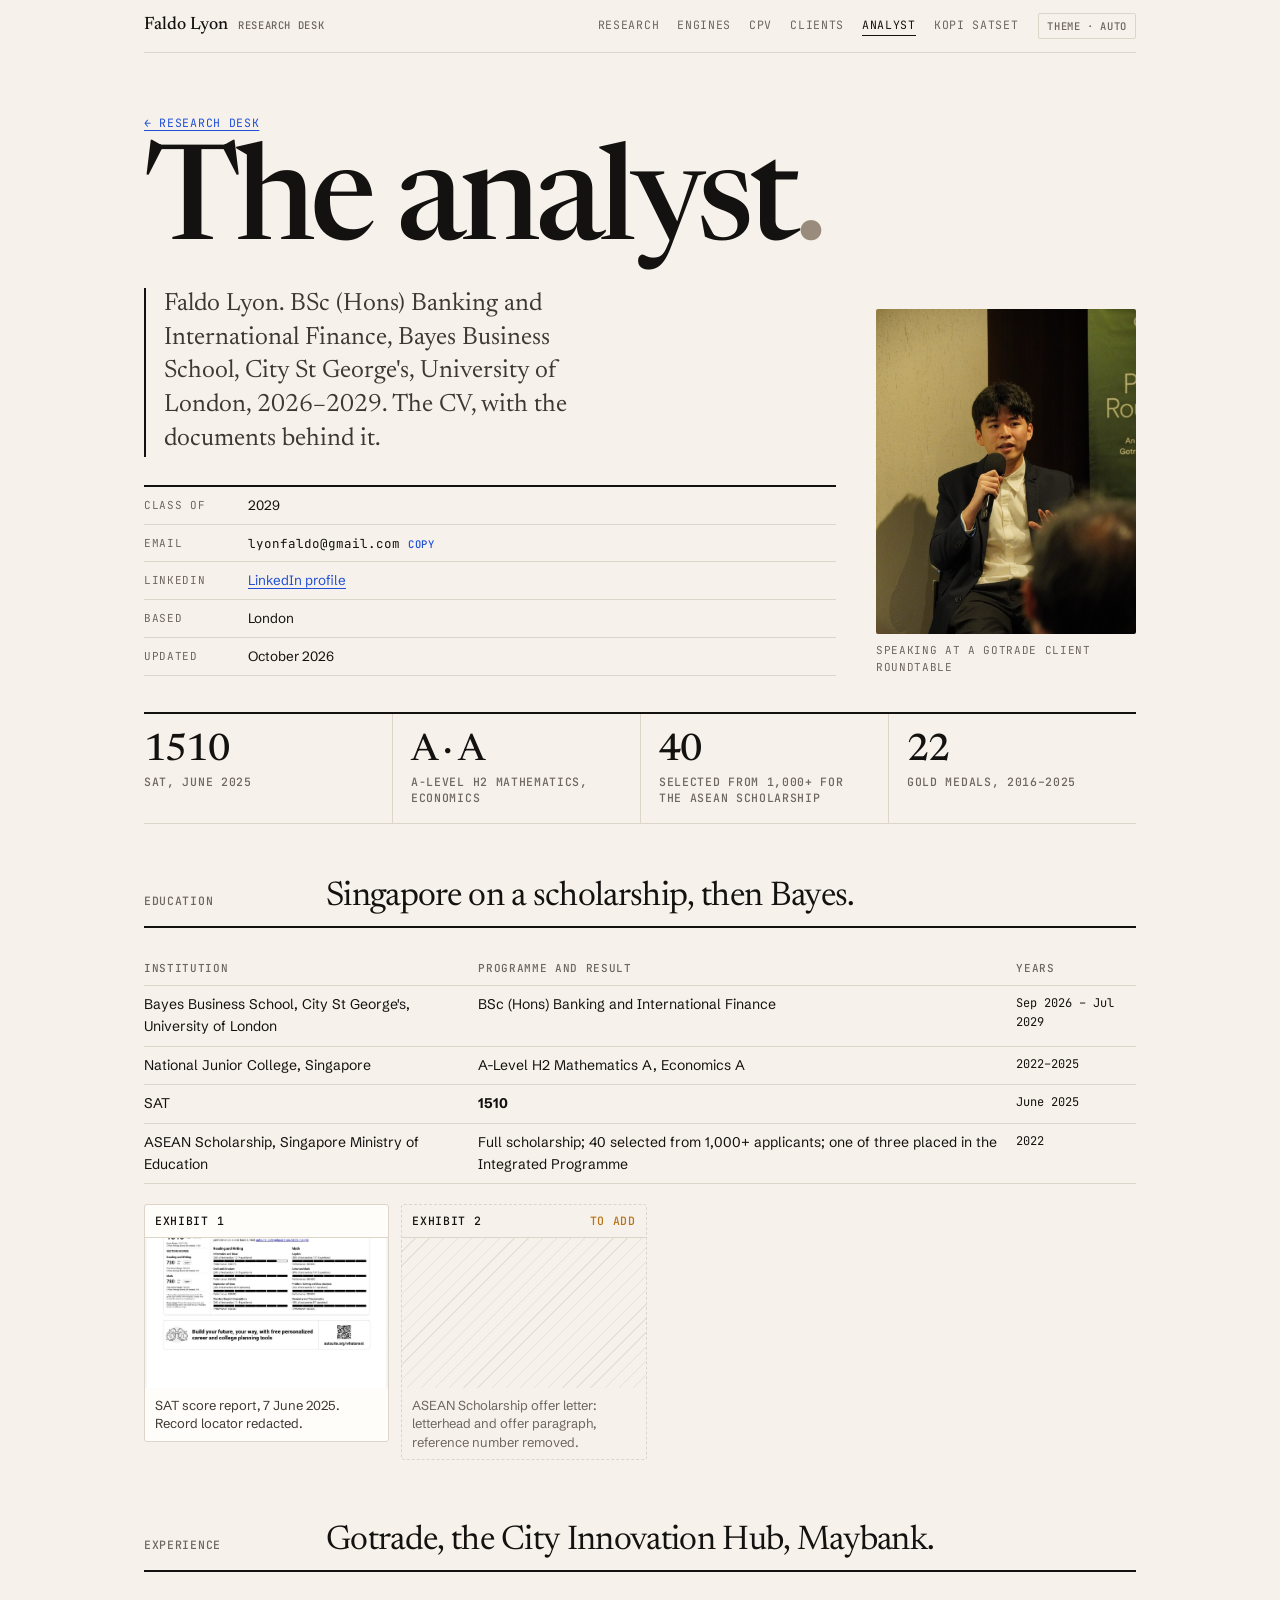
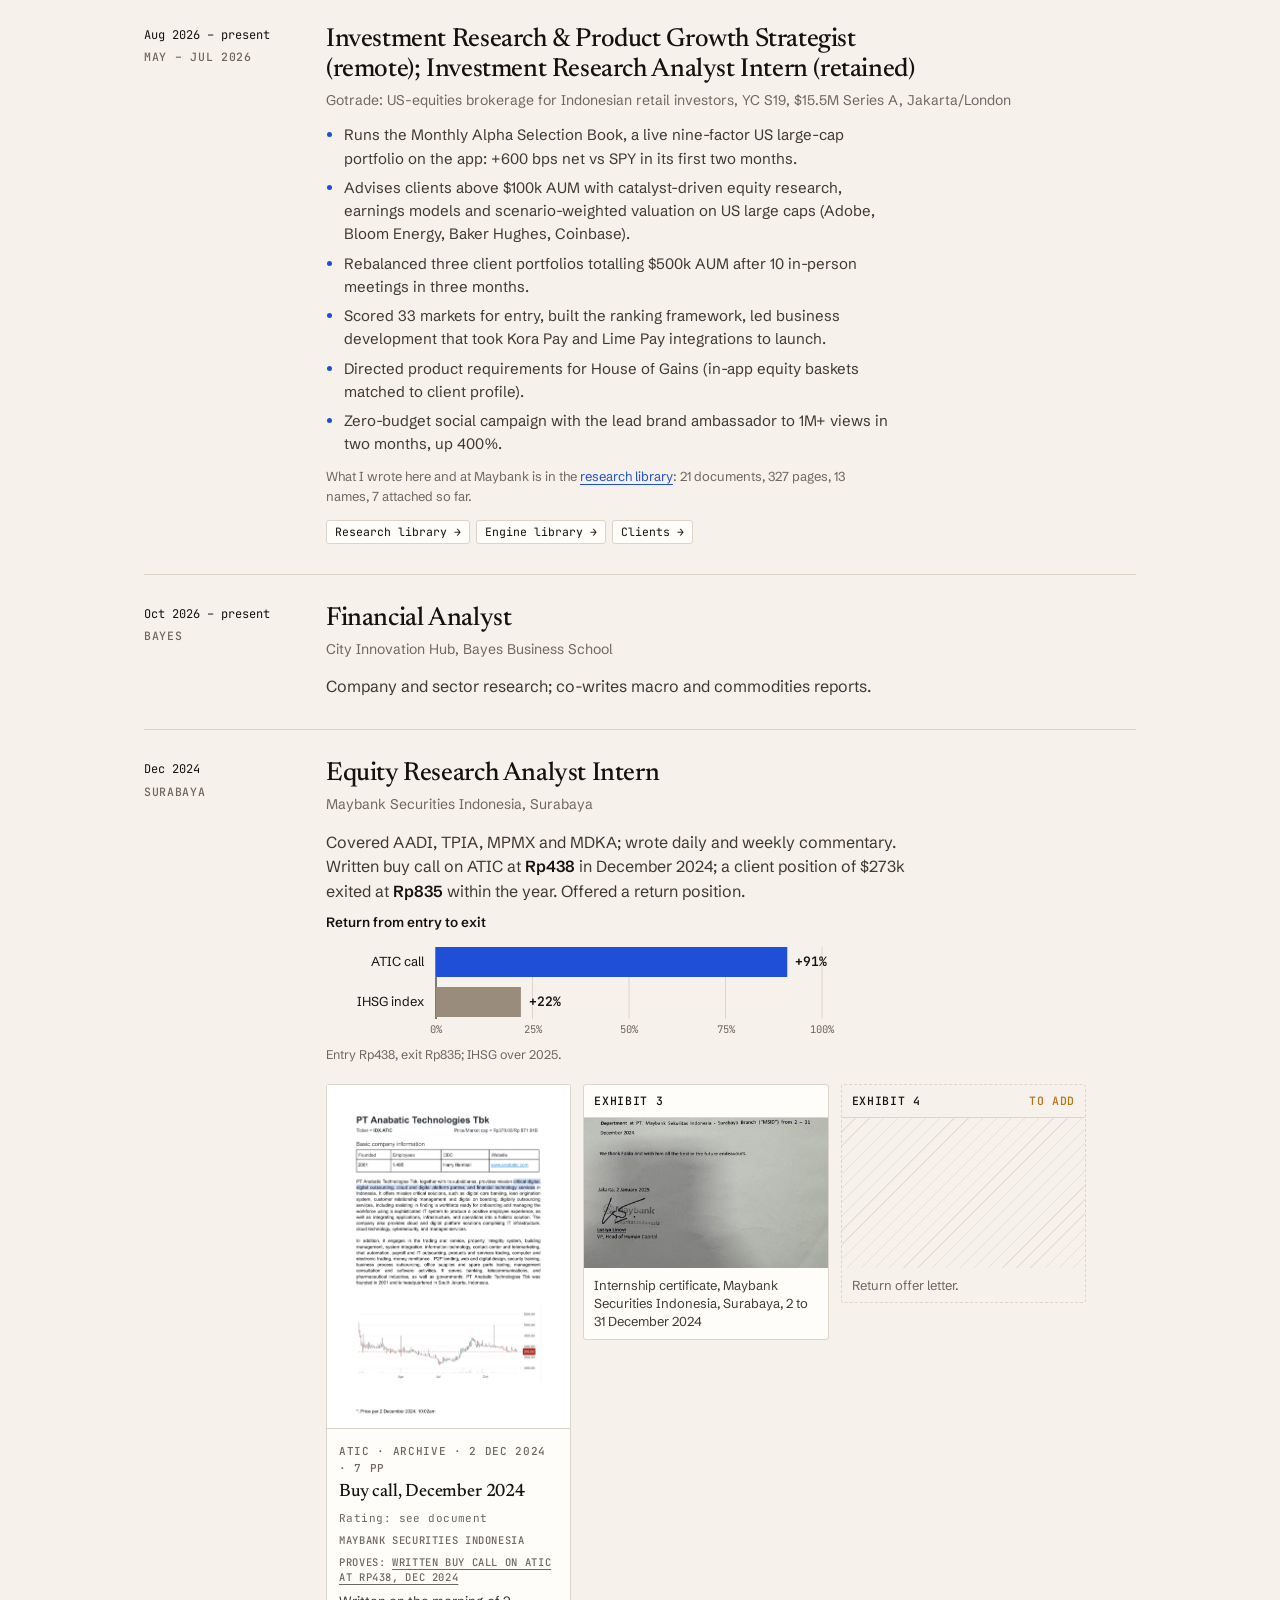
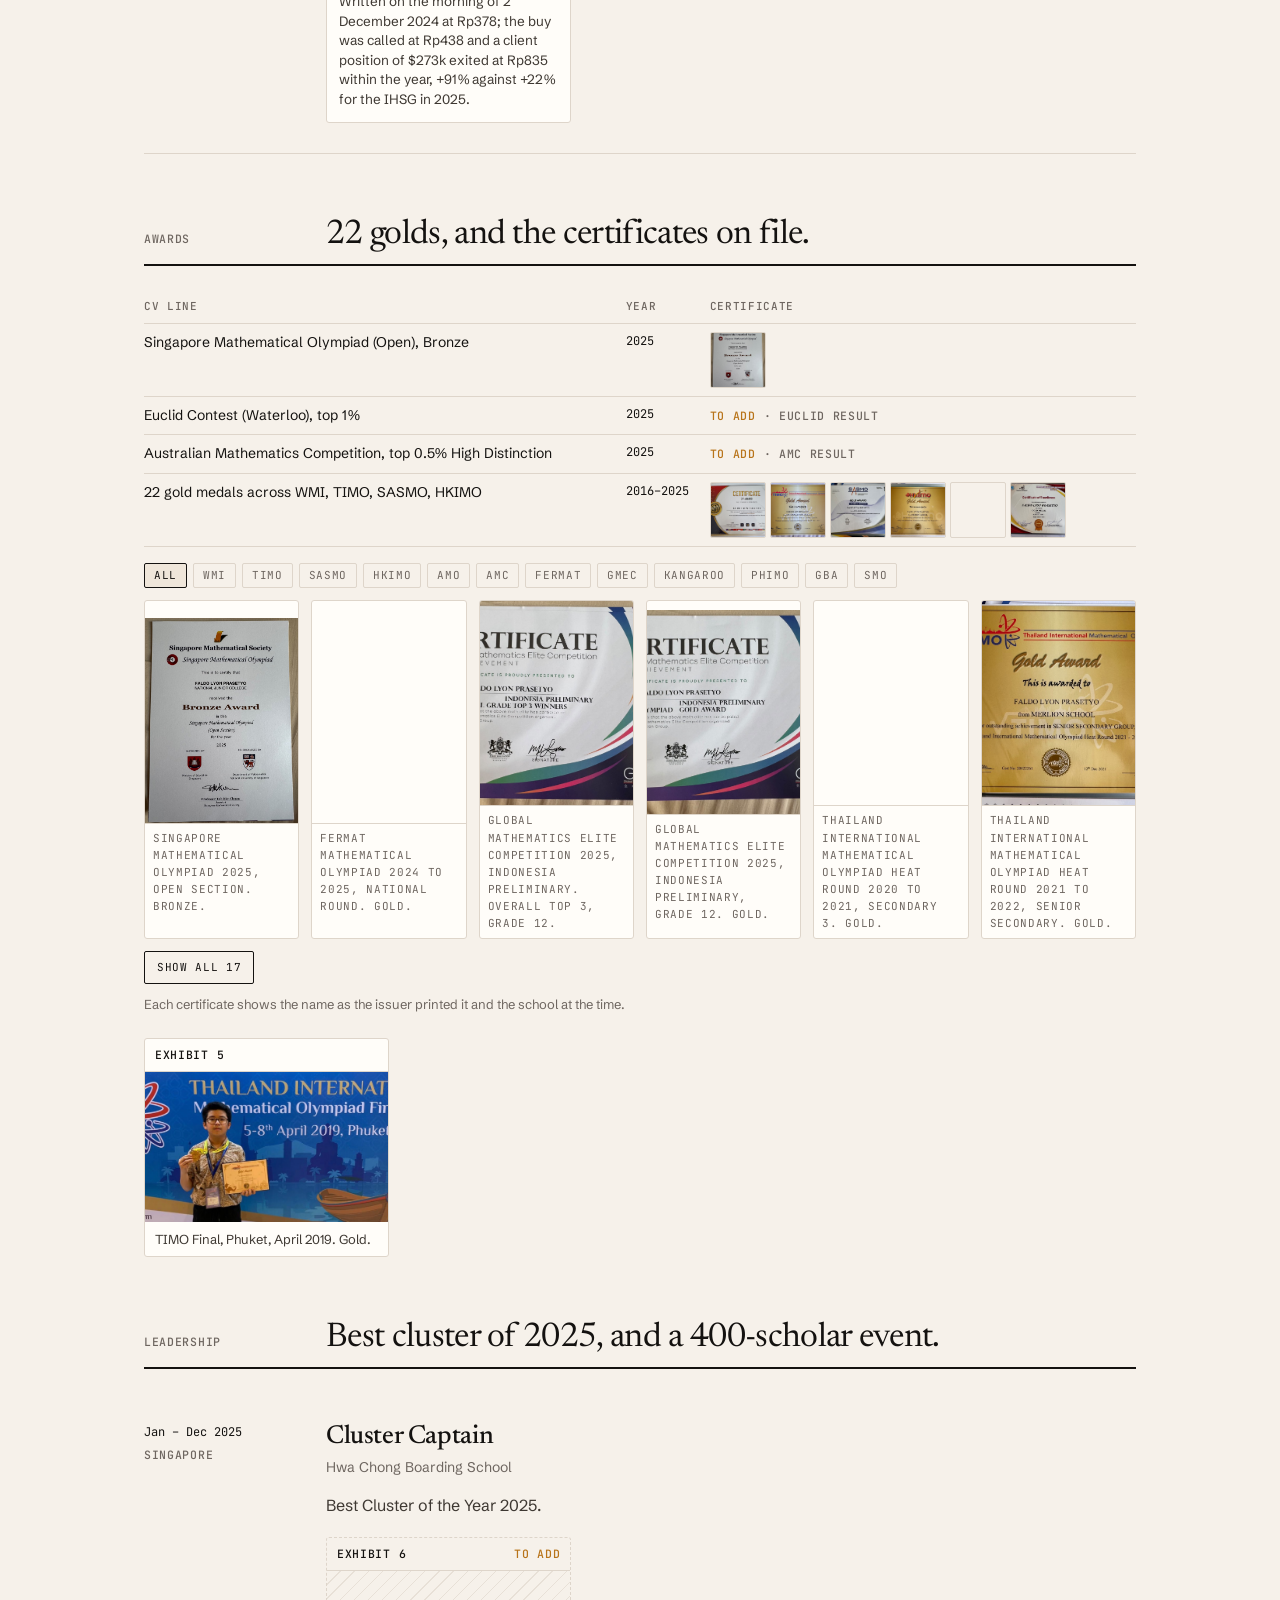
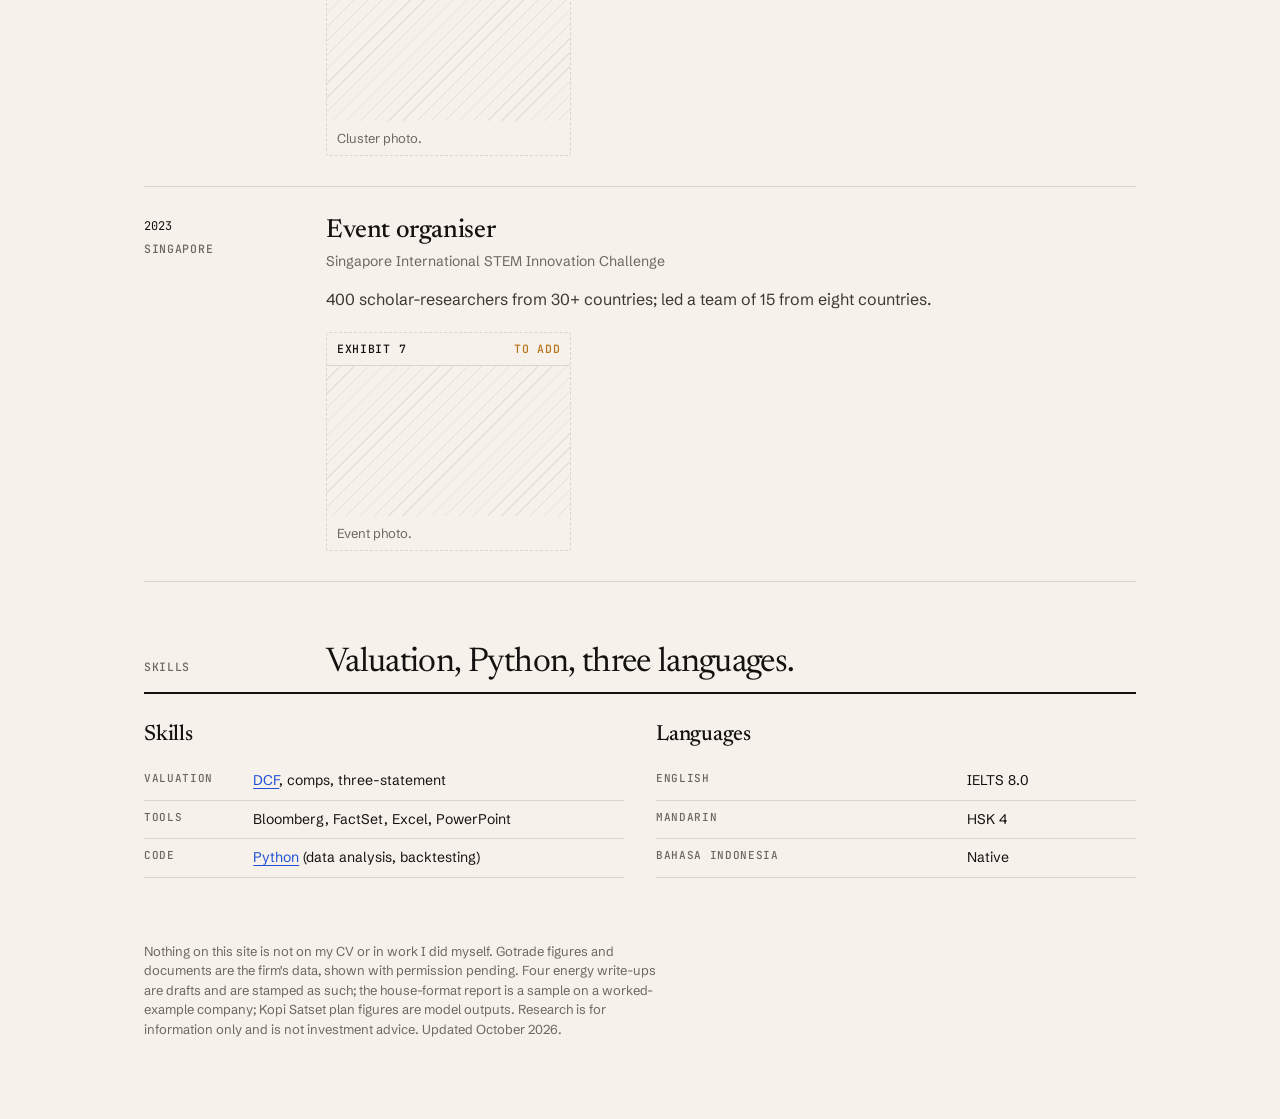
<file: analyst.html>
<!doctype html>
<html lang="en">
<head>
<meta charset="utf-8">
<meta name="viewport" content="width=device-width, initial-scale=1, viewport-fit=cover">
<title>The Analyst</title>
<meta name="description" content="Faldo Lyon's CV with the documents behind it: Bayes 2026–2029, Gotrade, the City Innovation Hub, the Maybank buy call on ATIC at Rp438, 17 certificates, skills and languages.">
<!-- HEAD v1 start -->
<script>(function(){try{var t=localStorage.getItem('fl-theme');if(t==='dark'||t==='light'){document.documentElement.setAttribute('data-theme',t);}}catch(e){}})();</script>
<link rel="icon" href="data:,">
<link rel="stylesheet" href="https://fonts.googleapis.com/css2?family=Newsreader:ital,opsz,wght@0,6..72,400;0,6..72,500;0,6..72,600;1,6..72,400;1,6..72,500&family=Schibsted+Grotesk:ital,wght@0,400;0,500;0,600;0,700;1,400&family=JetBrains+Mono:wght@400;500;600&display=swap">
<!-- HEAD v1 end -->
<style>
/* BASE v1 start */
:root {
  --paper: #F6F1EA; --surface: #FFFDF9; --ink: #141210; --ink-2: #3E3832; --muted: #6E6660; --line: #DED5CA; --line-strong: #141210;
  --accent: #1F4FD6; --accent-ink: #FFFFFF; --bench: #9A8C7D; --flag: #B8741A; --tint: #EFE6DA;
  --serif: "Newsreader", "Iowan Old Style", Georgia, serif; --sans: "Schibsted Grotesk", "Helvetica Neue", Arial, sans-serif; --mono: "JetBrains Mono", "SFMono-Regular", Menlo, Consolas, monospace;
}
@media (prefers-color-scheme: dark) { :root:not([data-theme="light"]) { color-scheme: dark; --paper: #15120F; --surface: #1D1915; --ink: #F1EBE3; --ink-2: #CFC6BB; --muted: #9B9187; --line: #332C26; --line-strong: #F1EBE3; --accent: #8DB0FF; --accent-ink: #0B1220; --bench: #7A6E63; --flag: #E0A04A; --tint: #27211B; } }
:root[data-theme="dark"] { color-scheme: dark; --paper: #15120F; --surface: #1D1915; --ink: #F1EBE3; --ink-2: #CFC6BB; --muted: #9B9187; --line: #332C26; --line-strong: #F1EBE3; --accent: #8DB0FF; --accent-ink: #0B1220; --bench: #7A6E63; --flag: #E0A04A; --tint: #27211B; }

* { box-sizing: border-box; }
html { scroll-padding-top: 72px; }
body { margin: 0; background: var(--paper); color: var(--ink); font-family: var(--sans); font-size: 16px; line-height: 1.55; -webkit-font-smoothing: antialiased; }
a { color: var(--accent); text-decoration-thickness: 1px; text-underline-offset: 3px; }
a:focus-visible, button:focus-visible, input:focus-visible, select:focus-visible, summary:focus-visible { outline: 2px solid var(--flag); outline-offset: 3px; }
h1, h2, h3, h4 { margin: 0; text-wrap: balance; }
p { margin: 0; }
img { max-width: 100%; height: auto; }
table { border-collapse: collapse; }
button { font: inherit; color: inherit; }
.mono { font-family: var(--mono); font-size: 11.5px; letter-spacing: 0.06em; text-transform: uppercase; color: var(--muted); font-weight: 500; }
.num { font-variant-numeric: tabular-nums; }
.page { max-width: 1040px; margin: 0 auto; padding-inline: 24px; padding-block: 0 80px; }
.vh { position: absolute; width: 1px; height: 1px; overflow: hidden; clip: rect(0 0 0 0); white-space: nowrap; }

/* Site bar */
.bar { position: sticky; top: env(safe-area-inset-top, 0px); z-index: 5; background: var(--paper); border-bottom: 1px solid var(--line); display: flex; flex-wrap: wrap; align-items: center; gap: 10px 20px; padding-block: 12px; }
.bar .who { font-family: var(--serif); font-size: 18px; font-weight: 500; color: var(--ink); text-decoration: none; display: inline-flex; align-items: baseline; gap: 10px; }
.bar .who .desk { font-size: 10.5px; }
.bar nav { margin-left: auto; display: flex; gap: 18px; flex-wrap: wrap; }
.bar nav a { font-family: var(--mono); font-size: 11.5px; letter-spacing: 0.06em; text-transform: uppercase; color: var(--muted); text-decoration: none; }
.bar nav a:hover, .bar nav a[aria-current] { color: var(--ink); }
.bar nav a[aria-current] { border-bottom: 1px solid var(--ink); padding-bottom: 2px; }
.bar .theme { border: 1px solid var(--line); background: transparent; border-radius: 2px; padding: 4px 8px; cursor: pointer; color: var(--muted); font-size: 10.5px; }
.bar .theme:hover { color: var(--ink); border-color: var(--line-strong); }
.onpage { display: flex; flex-wrap: wrap; gap: 6px 18px; margin-bottom: 48px; font-family: var(--mono); font-size: 11.5px; letter-spacing: 0.06em; text-transform: uppercase; }
.onpage span { color: var(--muted); }
.onpage a { color: var(--muted); text-decoration: none; }
.onpage a:hover { color: var(--ink); }

/* Masthead */
.mast { padding-block: 56px 36px; display: grid; grid-template-columns: minmax(0, 1fr) 360px; gap: 40px; align-items: end; }
.mast.narrow { grid-template-columns: minmax(0, 1fr) 260px; }
.wordmark { font-family: var(--serif); font-weight: 500; font-size: clamp(64px, 11vw, 132px); line-height: 0.88; letter-spacing: -0.04em; }
.wordmark span { color: var(--bench); }
.wordmark em { font-style: italic; font-weight: 400; color: var(--accent); }
.mast .back { font-family: var(--mono); font-size: 11.5px; letter-spacing: 0.06em; text-transform: uppercase; display: inline-block; margin-bottom: 18px; }
.mast .thesis, .thesis { margin-top: 22px; font-family: var(--serif); font-size: clamp(20px, 2.4vw, 25px); line-height: 1.35; max-width: 34ch; color: var(--ink-2); border-left: 2px solid var(--line-strong); padding-left: 18px; }
.mast .role { font-family: var(--mono); font-size: 12px; color: var(--ink); margin-top: 18px; max-width: 60ch; line-height: 1.6; }
.mast figure { margin: 0; }
.mast figure img { width: 100%; height: auto; aspect-ratio: 4 / 5; object-fit: cover; display: block; border-radius: 2px; }
.mast figcaption { font-family: var(--mono); font-size: 11px; letter-spacing: 0.06em; text-transform: uppercase; color: var(--muted); margin-top: 8px; }
.sheet { border-top: 2px solid var(--line-strong); font-size: 13.5px; margin-top: 28px; }
.sheet > div { display: grid; grid-template-columns: 92px 1fr; gap: 12px; padding-block: 8px; border-bottom: 1px solid var(--line); }
.sheet > div > span:first-child { font-family: var(--mono); font-size: 11px; letter-spacing: 0.06em; text-transform: uppercase; color: var(--muted); padding-top: 2px; }
.sheet code { font-family: var(--mono); font-size: 12.5px; color: var(--ink); user-select: all; }
.copy { font: 500 10.5px var(--mono); letter-spacing: 0.05em; text-transform: uppercase; border: 0; background: transparent; color: var(--accent); cursor: pointer; padding: 0; margin-left: 8px; }
.tiles { display: grid; grid-template-columns: repeat(2, 1fr); border-top: 2px solid var(--line-strong); border-left: 1px solid var(--line); }
.tiles > div { padding: 16px 14px 18px; border-right: 1px solid var(--line); border-bottom: 1px solid var(--line); display: flex; flex-direction: column; gap: 4px; }
.tiles strong { font-family: var(--serif); font-size: 38px; font-weight: 500; line-height: 1; letter-spacing: -0.02em; }
.tiles.row4 { grid-template-columns: repeat(4, 1fr); }

.price { display: flex; align-items: baseline; gap: 14px; margin-top: 18px; border-left: 2px solid var(--line-strong); padding-left: 18px; }
.price strong { font-family: var(--serif); font-size: 56px; font-weight: 500; line-height: 1; letter-spacing: -0.02em; }
.price span { font-family: var(--mono); font-size: 13px; color: var(--muted); }

/* Figures tape */
.figures { display: grid; grid-template-columns: repeat(5, 1fr); border-top: 2px solid var(--line-strong); border-bottom: 1px solid var(--line); margin-bottom: 56px; }
.figures.four { grid-template-columns: repeat(4, 1fr); }
.figures > * { color: inherit; text-decoration: none; padding: 18px 18px 18px 0; border-left: 1px solid var(--line); padding-left: 18px; display: flex; flex-direction: column; gap: 4px; }
.figures > *:first-child { border-left: 0; padding-left: 0; }
.figures a:hover strong { color: var(--accent); }
.figures strong { font-family: var(--serif); font-size: 38px; font-weight: 500; line-height: 1; letter-spacing: -0.02em; }
.figures .mono { line-height: 1.35; }

/* Sections and text */
section { margin-bottom: 64px; }
section > header { display: grid; grid-template-columns: 150px minmax(0, 1fr); gap: 32px; align-items: baseline; padding-bottom: 12px; border-bottom: 2px solid var(--line-strong); margin-bottom: 24px; }
section > header h2 { font-family: var(--serif); font-size: 34px; font-weight: 400; letter-spacing: -0.02em; line-height: 1; }
.lede { font-size: 17px; color: var(--ink-2); max-width: 66ch; }
.lede b { color: var(--ink); font-weight: 600; }
.note { font-size: 13px; color: var(--muted); max-width: 70ch; margin-top: 10px; }
.grid2 { display: grid; grid-template-columns: repeat(2, minmax(0, 1fr)); gap: 32px; align-items: start; }
.block h3, h3.h { font-family: var(--serif); font-size: 22px; font-weight: 500; letter-spacing: -0.01em; margin-bottom: 10px; }
.stats { display: flex; flex-wrap: wrap; gap: 8px 36px; margin: 18px 0; }
.stats > div { display: flex; flex-direction: column; gap: 2px; }
.stats strong { font-family: var(--serif); font-size: 32px; font-weight: 500; line-height: 1; letter-spacing: -0.02em; }
.stats strong.up { color: var(--accent); }
.steps { display: grid; grid-template-columns: repeat(4, 1fr); gap: 12px; margin-top: 20px; }
.steps.five { grid-template-columns: repeat(5, 1fr); }
.step { border-top: 2px solid var(--line-strong); padding-top: 10px; }
.step .mono { color: var(--ink); }
.step strong { display: block; font-family: var(--serif); font-size: 20px; font-weight: 500; margin: 4px 0 6px; }
.step p { font-size: 14px; color: var(--ink-2); }
.t { width: 100%; font-size: 14px; }
.t th, .t td { text-align: left; padding: 8px 10px 8px 0; border-bottom: 1px solid var(--line); vertical-align: top; }
.t th { font-family: var(--mono); font-size: 11px; letter-spacing: 0.06em; text-transform: uppercase; color: var(--muted); font-weight: 500; }
.t th button { background: transparent; border: 0; padding: 0; font: inherit; color: inherit; letter-spacing: inherit; text-transform: inherit; cursor: pointer; }
.t th button:hover { color: var(--ink); }
.t td.n, .t th.n { text-align: right; font-variant-numeric: tabular-nums; }
.t td.m { font-family: var(--mono); font-size: 12px; }
.t tr.hi td { font-weight: 600; color: var(--ink); background: var(--tint); }
.t tr.sum td { border-top: 2px solid var(--line-strong); font-weight: 600; }
.tscroll { overflow-x: auto; }
.chart { margin-top: 8px; }
.chart .ttl { font-size: 13.5px; font-weight: 600; margin-bottom: 8px; }
.chart svg { width: 100%; height: auto; display: block; overflow: visible; }
.chart .src { font-size: 12.5px; color: var(--muted); margin-top: 8px; }
.bands { display: grid; grid-template-columns: repeat(3, 1fr); gap: 12px; margin-top: 16px; }
.band { border: 1px solid var(--line); background: var(--surface); padding: 12px 14px; border-radius: 3px; }
.band strong { display: block; font-family: var(--serif); font-size: 20px; font-weight: 500; }
.band .act { font-family: var(--mono); font-size: 11px; letter-spacing: 0.06em; text-transform: uppercase; color: var(--flag); margin-top: 6px; display: block; }
.band p { font-size: 13.5px; color: var(--ink-2); margin-top: 6px; }
.bullets { margin: 12px 0 0; padding-left: 18px; max-width: 64ch; display: flex; flex-direction: column; gap: 6px; font-size: 15px; color: var(--ink-2); }
.bullets li::marker { color: var(--accent); }
.tags { display: flex; flex-wrap: wrap; gap: 6px; margin-top: 14px; }
.tag { font-family: var(--mono); font-size: 11.5px; color: var(--ink); background: var(--surface); border: 1px solid var(--line); border-radius: 3px; padding: 2px 8px; text-decoration: none; }
.tag:hover { border-color: var(--line-strong); }
.more { display: inline-block; margin-top: 18px; font-family: var(--mono); font-size: 11.5px; letter-spacing: 0.06em; text-transform: uppercase; }
.more.big { display: flex; justify-content: space-between; align-items: center; gap: 16px; margin-top: 22px; padding: 14px 16px; border: 1px solid var(--line-strong); color: var(--ink); text-decoration: none; max-width: 760px; font-family: var(--serif); font-size: 19px; letter-spacing: 0; text-transform: none; }
.more.big span { font-family: var(--mono); font-size: 11.5px; letter-spacing: 0.06em; text-transform: uppercase; color: var(--accent); white-space: nowrap; }
.more.big:hover { background: var(--tint); }

/* Entries (experience ledger) */
.entry { display: grid; grid-template-columns: 150px minmax(0, 1fr); gap: 32px; padding-block: 30px; border-bottom: 1px solid var(--line); }
.entry > *, .claim > * { min-width: 0; }
.entry .side { display: flex; flex-direction: column; gap: 4px; }
.entry .side .when { font-family: var(--mono); font-size: 12px; color: var(--ink); }
.entry h3 { font-family: var(--serif); font-size: 26px; font-weight: 500; letter-spacing: -0.015em; line-height: 1.15; }
.entry .org { color: var(--muted); font-size: 14px; margin-top: 4px; }
.entry .what { margin-top: 14px; max-width: 62ch; font-size: 16px; color: var(--ink-2); }
.entry .what b { color: var(--ink); font-weight: 600; }

/* Photos */
.slides { display: grid; grid-template-columns: repeat(auto-fill, minmax(220px, 1fr)); gap: 12px; margin-top: 8px; }
.slides.portrait { grid-template-columns: repeat(auto-fill, minmax(160px, 1fr)); }
.slide { margin: 0; border: 1px solid var(--line); background: var(--surface); border-radius: 3px; overflow: hidden; cursor: zoom-in; padding: 0; text-align: left; font: inherit; color: inherit; display: block; width: 100%; }
.slide img { width: 100%; display: block; aspect-ratio: 16 / 9; object-fit: cover; }
.slides.portrait .slide img { aspect-ratio: 3 / 4; }
.slide span { display: block; padding: 6px 8px; font-family: var(--mono); font-size: 11px; letter-spacing: 0.06em; text-transform: uppercase; color: var(--muted); border-top: 1px solid var(--line); }
.wall { columns: 3; column-gap: 8px; margin-top: 8px; }
.wall figure { margin: 0 0 8px; break-inside: avoid; }
.wall img { width: 100%; display: block; border-radius: 2px; }
.wall figcaption { font-size: 12px; color: var(--muted); margin-top: 4px; }
.dl { display: flex; gap: 20px; flex-wrap: wrap; margin-bottom: 14px; font-size: 14px; }
.strip { display: grid; grid-template-columns: 2fr 1fr; gap: 8px; margin-top: 22px; max-width: 760px; }
.strip figure { margin: 0; }
.strip img { width: 100%; height: 100%; aspect-ratio: 3 / 2; object-fit: cover; display: block; border-radius: 2px; }
.strip figure.tall img { aspect-ratio: 3 / 4; }
.strip figcaption { font-size: 12.5px; color: var(--muted); margin-top: 6px; }
.sheet-row { display: grid; grid-template-columns: repeat(3, 1fr); gap: 8px; margin-top: 16px; max-width: 760px; }
.sheet-row figure { margin: 0; }
.sheet-row img { width: 100%; aspect-ratio: 3 / 4; object-fit: cover; display: block; border-radius: 2px; }
.sheet-row .wide img { aspect-ratio: 3 / 2; }
.sheet-row figcaption { font-family: var(--mono); font-size: 11px; letter-spacing: 0.06em; text-transform: uppercase; color: var(--muted); margin-top: 6px; line-height: 1.5; }

/* Exhibits */
.exhibits { margin-top: 20px; display: grid; grid-template-columns: repeat(auto-fill, minmax(230px, 1fr)); gap: 12px; max-width: 760px; }
.ex { border: 1px solid var(--line); background: var(--surface); border-radius: 3px; overflow: hidden; display: flex; flex-direction: column; margin: 0; }
.ex .lab { display: flex; justify-content: space-between; gap: 8px; padding: 7px 10px; border-bottom: 1px solid var(--line); }
.ex .lab .mono { color: var(--ink); }
.ex .lab .flag { color: var(--flag); }
.ex img { display: block; width: 100%; height: 150px; object-fit: cover; }
.ex .empty { height: 150px; background: repeating-linear-gradient(135deg, transparent 0 9px, var(--line) 9px 10px); opacity: 0.6; }
.ex .cap { padding: 8px 10px; font-size: 13px; color: var(--ink-2); line-height: 1.4; }
.ex.todo { border-style: dashed; background: transparent; }
.ex.todo .cap { color: var(--muted); }
.ex a, .ex button.slide { cursor: zoom-in; }

/* Stamps, banners, chips */
.stamp { display: inline-block; font-family: var(--mono); font-size: 10.5px; letter-spacing: 0.06em; text-transform: uppercase; color: var(--flag); border: 1px solid var(--flag); padding: 2px 6px; border-radius: 2px; background: var(--surface); white-space: nowrap; }
.banner { display: flex; align-items: center; gap: 12px; flex-wrap: wrap; background: var(--tint); border: 1px solid var(--line); padding: 10px 14px; font-size: 13.5px; color: var(--ink-2); margin-bottom: 24px; }
.tk { display: inline-block; font-family: var(--mono); font-size: 11.5px; letter-spacing: 0.06em; text-transform: uppercase; border: 1px solid var(--line); padding: 1px 6px; border-radius: 2px; color: var(--ink); text-decoration: none; }
a.tk:hover { color: var(--accent); border-color: var(--accent); }
.rating { display: flex; flex-wrap: wrap; align-items: center; gap: 6px; }
.chip { display: inline-block; font-family: var(--mono); font-size: 11px; letter-spacing: 0.04em; padding: 2px 7px; border-radius: 2px; border: 1px solid var(--bench); color: var(--ink-2); white-space: nowrap; }
.chip.ent { border-color: var(--accent); color: var(--accent); }
.rating .px { font-family: var(--mono); font-size: 11.5px; color: var(--ink); }
.rating .none { font-family: var(--mono); font-size: 11px; letter-spacing: 0.04em; color: var(--muted); }

/* Document cards */
.shelf { display: grid; grid-template-columns: repeat(auto-fill, minmax(200px, 1fr)); gap: 12px; }
.doc { background: var(--surface); border: 1px solid var(--line); border-radius: 3px; overflow: hidden; padding: 0 0 12px; display: flex; flex-direction: column; gap: 6px; position: relative; }
.doc .doc-open { display: block; width: 100%; border: 0; padding: 0; background: transparent; cursor: pointer; text-align: left; position: relative; }
.doc .doc-open[aria-disabled="true"] { cursor: default; }
.doc .cover { display: block; aspect-ratio: 1 / 1.414; background: #FFFFFF; border-bottom: 1px solid var(--line); overflow: hidden; position: relative; }
.doc .cover img { width: 100%; height: 100%; object-fit: cover; object-position: top; display: block; }
.doc .cover.empty { background: var(--paper); display: flex; flex-direction: column; align-items: center; justify-content: center; gap: 6px; }
.doc .cover.empty::before { content: ""; position: absolute; inset: 0; background: repeating-linear-gradient(135deg, transparent 0 9px, var(--line) 9px 10px); opacity: 0.5; }
.doc .cover.empty b { position: relative; font-family: var(--serif); font-weight: 500; font-size: 40px; color: var(--bench); letter-spacing: -0.02em; }
.doc .cover.empty i { position: relative; font-style: normal; font-family: var(--mono); font-size: 11px; letter-spacing: 0.06em; text-transform: uppercase; color: var(--muted); }
.doc .cover .stamp { position: absolute; top: 8px; right: 8px; }
.doc .meta { padding: 8px 12px 0; font-size: 11px; line-height: 1.5; }
.doc .ttl { font-family: var(--serif); font-size: 18px; font-weight: 500; line-height: 1.2; padding: 0 12px; letter-spacing: -0.01em; }
.doc .ttl a { color: var(--ink); text-decoration: none; }
.doc .ttl a:hover { color: var(--accent); }
.doc .rating { padding: 0 12px; }
.doc .lineage, .doc .proves { padding: 0 12px; font-size: 10.5px; line-height: 1.5; }
.doc .proves a { color: var(--muted); }
.doc .proves a:hover { color: var(--ink); }
.doc .thesis { padding: 0 12px; margin: 0; font-family: var(--sans); font-size: 13.5px; color: var(--ink-2); border: 0; max-width: none; line-height: 1.45; }
.doc.slot { border-style: dashed; }
.doc.slot .ttl a { color: var(--ink-2); }

/* Library layout */
.lib { display: grid; grid-template-columns: 200px minmax(0, 1fr); gap: 32px; align-items: start; }
.rail { position: sticky; top: 64px; display: flex; flex-direction: column; gap: 18px; font-size: 13.5px; }
.rail .grp { display: flex; flex-direction: column; gap: 4px; }
.rail .grp .mono { margin-bottom: 4px; }
.rail label { display: flex; gap: 8px; align-items: center; cursor: pointer; }
.rail input[type="checkbox"] { accent-color: var(--accent); margin: 0; }
.rail select, .search input { font: inherit; font-size: 14px; color: var(--ink); background: var(--surface); border: 1px solid var(--line); border-radius: 2px; padding: 8px 10px; }
.rail .count { font-family: var(--mono); font-size: 11px; letter-spacing: 0.06em; text-transform: uppercase; color: var(--muted); }
.rail .clear { font-family: var(--mono); font-size: 11px; letter-spacing: 0.06em; text-transform: uppercase; }
.railscroll { display: none; }
.search { margin-top: 18px; max-width: 420px; }
.search input { width: 100%; font-family: var(--mono); font-size: 13px; }
.search input::placeholder { font-family: var(--mono); font-size: 11.5px; letter-spacing: 0.04em; text-transform: uppercase; color: var(--muted); }
.views { display: inline-flex; gap: 0; margin-top: 14px; border: 1px solid var(--line); border-radius: 2px; overflow: hidden; }
.views button { border: 0; background: transparent; padding: 6px 12px; cursor: pointer; font-family: var(--mono); font-size: 11px; letter-spacing: 0.06em; text-transform: uppercase; color: var(--muted); }
.views button[aria-pressed="true"] { background: var(--tint); color: var(--ink); }
.series { margin-bottom: 36px; }
.series > h3 { display: flex; align-items: baseline; gap: 14px; flex-wrap: wrap; padding-bottom: 8px; border-bottom: 1px solid var(--line); margin-bottom: 14px; font-family: var(--serif); font-size: 22px; font-weight: 500; }
.series > h3 .mono { font-size: 10.5px; }
.catalogue { margin-top: 24px; font-size: 13.5px; }
.catalogue summary { cursor: pointer; font-family: var(--mono); font-size: 11.5px; letter-spacing: 0.06em; text-transform: uppercase; color: var(--muted); }
.catalogue ul { padding-left: 18px; }
.catalogue li { margin: 4px 0; }

/* Document pane */
.pane-back { position: fixed; inset: 0; background: rgba(0, 0, 0, 0.35); z-index: 20; display: none; }
.pane { position: fixed; top: 0; right: 0; bottom: 0; width: 480px; max-width: 100vw; background: var(--surface); border-left: 1px solid var(--line); z-index: 21; overflow-y: auto; padding: 16px 20px 40px; transform: translateX(100%); display: none; }
.pane.open, .pane-back.open { display: block; }
.pane.open { transform: none; }
.pane .pane-ctl { display: flex; justify-content: space-between; align-items: center; gap: 10px; margin-bottom: 14px; }
.pane .pane-ctl button { border: 1px solid var(--line); background: transparent; border-radius: 2px; padding: 5px 10px; cursor: pointer; font-family: var(--mono); font-size: 11px; letter-spacing: 0.06em; text-transform: uppercase; color: var(--muted); }
.pane .pane-ctl button:hover { color: var(--ink); border-color: var(--line-strong); }
.pane .cover { display: block; max-height: 48vh; background: #FFFFFF; border: 1px solid var(--line); overflow: hidden; }
.pane .cover img { width: 100%; height: auto; max-height: 48vh; object-fit: contain; object-position: top; display: block; }
.pane .cover.empty { aspect-ratio: 1.414 / 1; background: var(--paper); display: flex; align-items: center; justify-content: center; gap: 10px; position: relative; }
.pane .cover.empty::before { content: ""; position: absolute; inset: 0; background: repeating-linear-gradient(135deg, transparent 0 9px, var(--line) 9px 10px); opacity: 0.5; }
.pane .cover.empty b { position: relative; font-family: var(--serif); font-weight: 500; font-size: 40px; color: var(--bench); }
.pane .cover.empty i { position: relative; font-style: normal; font-family: var(--mono); font-size: 11px; letter-spacing: 0.06em; text-transform: uppercase; color: var(--muted); }
.pane h2 { font-family: var(--serif); font-size: 24px; font-weight: 500; line-height: 1.2; margin-top: 10px; letter-spacing: -0.01em; }
.pane .meta { margin-top: 12px; }
.pane .byline { font-size: 13px; color: var(--muted); margin-top: 6px; }
.pane .call { border-top: 2px solid var(--line-strong); margin-top: 14px; padding-top: 12px; display: flex; flex-direction: column; gap: 8px; }
.pane .call p { font-size: 14.5px; color: var(--ink-2); }
.pane .status { font-size: 13px; color: var(--flag); margin-top: 10px; }
.pane .lineage, .pane .proves { margin-top: 10px; font-size: 11px; line-height: 1.8; }
.pane .actions { display: flex; flex-wrap: wrap; gap: 10px; margin-top: 16px; }
.pane .actions a, .pane .actions span { font-family: var(--mono); font-size: 11.5px; letter-spacing: 0.06em; text-transform: uppercase; border: 1px solid var(--line-strong); color: var(--ink); text-decoration: none; padding: 7px 10px; border-radius: 2px; }
.pane .actions a:hover { background: var(--tint); }
.pane .actions span { color: var(--muted); border-color: var(--line); }
.pane .pages { margin-top: 18px; }
.pane .pages .slides.portrait { grid-template-columns: repeat(auto-fill, minmax(120px, 1fr)); }
body.pane-open { overflow: hidden; }

/* Engines */
.eng { background: var(--surface); border: 1px solid var(--line); border-left: 2px solid var(--accent); border-radius: 3px; padding: 12px 14px; display: flex; flex-direction: column; gap: 8px; }
.eng .head { display: flex; justify-content: space-between; align-items: baseline; gap: 10px; flex-wrap: wrap; }
.eng .name { font-family: var(--mono); font-size: 13px; color: var(--ink); }
.eng .flavor { font-family: var(--mono); font-size: 10.5px; letter-spacing: 0.06em; text-transform: uppercase; border: 1px solid var(--line); padding: 1px 6px; border-radius: 2px; color: var(--muted); }
.eng .size { font-family: var(--mono); font-size: 11px; color: var(--muted); }
.eng .kv { display: grid; grid-template-columns: 72px minmax(0, 1fr); gap: 4px 10px; font-size: 13.5px; color: var(--ink-2); }
.eng .kv .k { font-family: var(--mono); font-size: 10.5px; letter-spacing: 0.06em; text-transform: uppercase; color: var(--muted); padding-top: 3px; }
.eng .rule { font-family: var(--serif); font-style: italic; font-size: 15px; color: var(--ink); border-left: 2px solid var(--line); padding-left: 10px; }
.eng .produced { display: flex; flex-wrap: wrap; gap: 6px; align-items: center; }
.engs { display: grid; grid-template-columns: repeat(auto-fill, minmax(300px, 1fr)); gap: 12px; }
details.dossier { border-top: 1px solid var(--line); padding: 14px 0; }
details.dossier summary { cursor: pointer; list-style: none; display: flex; flex-direction: column; gap: 4px; }
details.dossier summary::-webkit-details-marker { display: none; }
details.dossier summary h3 { font-family: var(--serif); font-size: 22px; font-weight: 500; }
details.dossier summary h3::after { content: " +"; color: var(--muted); }
details.dossier[open] summary h3::after { content: " −"; }
details.dossier .body { margin-top: 16px; display: flex; flex-direction: column; gap: 18px; }
.diagram { overflow-x: auto; border: 1px solid var(--line); background: var(--surface); border-radius: 3px; padding: 12px; margin-top: 16px; }
.diagram svg { min-width: 640px; width: 100%; height: auto; display: block; }
.diagram .node { fill: var(--paper); stroke: var(--line); }
.diagram .hub { fill: var(--accent); stroke: var(--accent); }
.diagram .store { fill: var(--paper); stroke: var(--line); stroke-dasharray: 4 3; }
.diagram .edge { stroke: var(--muted); fill: none; stroke-width: 1; }
.diagram text { fill: var(--ink); font-family: var(--sans); font-size: 13px; }
.diagram text.mono { fill: var(--muted); font-family: var(--mono); font-size: 11px; letter-spacing: 0.06em; text-transform: uppercase; }
.diagram .hub + text, .diagram text.on { fill: var(--accent-ink); }
.diagram a { cursor: pointer; }
.frame { aspect-ratio: 16 / 10; border: 1px solid var(--line); background: var(--surface); border-radius: 3px; overflow: hidden; margin-top: 14px; }
.frame iframe { width: 100%; height: 100%; border: 0; display: block; }

/* Claims (CV line + evidence), ventures, certificates */
.claim { display: grid; grid-template-columns: 150px minmax(0, 1fr); gap: 32px; padding-block: 28px; border-bottom: 1px solid var(--line); }
.claim blockquote { margin: 0; font-family: var(--serif); font-size: 19px; line-height: 1.4; color: var(--ink); max-width: 60ch; }
.claim blockquote p + p { margin-top: 6px; }
.ventures { display: grid; grid-template-columns: repeat(3, 1fr); gap: 12px; margin-top: 16px; }
.venture { border: 1px solid var(--line); background: var(--surface); border-radius: 3px; overflow: hidden; display: flex; flex-direction: column; }
.venture img { width: 100%; aspect-ratio: 3 / 2; object-fit: cover; display: block; }
.venture .vbody { padding: 12px 14px 14px; display: flex; flex-direction: column; gap: 6px; }
.venture h3 { font-family: var(--serif); font-size: 22px; font-weight: 500; }
.venture p { font-size: 14px; color: var(--ink-2); }
.venture .stats { margin: 8px 0 0; gap: 6px 22px; }
.venture .stats strong { font-size: 26px; }
.venture .more { margin-top: 10px; }
.certs .fam { display: flex; flex-wrap: wrap; gap: 6px; margin: 16px 0 12px; }
.certs .fam button { border: 1px solid var(--line); background: transparent; border-radius: 2px; padding: 3px 9px; cursor: pointer; font-family: var(--mono); font-size: 11px; letter-spacing: 0.06em; text-transform: uppercase; color: var(--muted); }
.certs .fam button[aria-pressed="true"] { background: var(--tint); color: var(--ink); border-color: var(--line-strong); }
.certs .slides { grid-template-columns: repeat(6, 1fr); }
.certs .slide img { aspect-ratio: 4 / 3; }
.certs .showall { margin-top: 12px; border: 1px solid var(--line-strong); background: transparent; border-radius: 2px; padding: 7px 12px; cursor: pointer; font-family: var(--mono); font-size: 11px; letter-spacing: 0.06em; text-transform: uppercase; color: var(--ink); }
.thumb { width: 56px; height: 56px; object-fit: cover; border: 1px solid var(--line); border-radius: 2px; display: inline-block; vertical-align: middle; margin-right: 4px; cursor: zoom-in; }

/* Lightbox */
dialog#lb { border: 0; padding: 0; background: transparent; max-width: min(96vw, 1200px); }
dialog#lb::backdrop { background: rgba(0, 0, 0, 0.85); }
dialog#lb img { max-width: 96vw; max-height: 86vh; display: block; border-radius: 2px; margin: 0 auto; }
dialog#lb .ctl { display: flex; justify-content: space-between; align-items: center; gap: 10px; margin-top: 10px; color: #fff; font-family: var(--mono); font-size: 12px; letter-spacing: 0.06em; text-transform: uppercase; }
dialog#lb button { font: inherit; color: #fff; background: transparent; border: 1px solid rgba(255, 255, 255, 0.5); padding: 6px 12px; cursor: pointer; border-radius: 2px; }

/* Promoted from the page builds */
.doc .cover .stamp + .stamp { top: 32px; }
.ledger .t { min-width: 860px; }
.ledger .t th, .ledger .t td { white-space: nowrap; }
.ledger .t td.tt { white-space: normal; min-width: 240px; }
.ledger .t th.on button { color: var(--ink); }
.pane button.cover { width: 100%; padding: 0; cursor: zoom-in; text-align: left; border: 1px solid var(--line); }
.exhibits { align-items: start; }
.certs .slide[hidden], .certs .showall[hidden] { display: none; }
.t .flag { color: var(--flag); }
.cov { min-width: 820px; }
.cov.macro { min-width: 560px; }
.cov .rating { flex-wrap: wrap; }
.cov .stamp { white-space: nowrap; }
.cov td .stamp { display: block; width: fit-content; max-width: 150px; white-space: normal; line-height: 1.3; margin: 0 0 4px; }
.cov td.num { white-space: nowrap; }
.band strong a { color: inherit; text-decoration: none; }
.band strong a:hover { color: var(--accent); }
.claim .chips { display: flex; flex-wrap: wrap; gap: 6px; margin-top: 14px; }
.claim > div > .stats { margin-top: 16px; }
.sheet-row a, .strip figure a { display: block; }
.venture .side { display: block; margin-top: -2px; }
.eng .note { font-size: 13px; color: var(--muted); margin: 0; max-width: none; }
.eng .produced .k { font-family: var(--mono); font-size: 10.5px; letter-spacing: 0.06em; text-transform: uppercase; color: var(--muted); }
.eng .flavor.prop { color: var(--flag); border-color: var(--flag); }
.dossier .body h4 { font-family: var(--mono); font-size: 11px; letter-spacing: 0.06em; text-transform: uppercase; color: var(--muted); font-weight: 500; margin-bottom: 6px; }
.formula { font-family: var(--mono); font-size: 12.5px; color: var(--ink); }
.dossier .body .line { font-family: var(--serif); font-size: 17px; font-style: italic; color: var(--ink); max-width: 60ch; }
.frame .fallback { display: none; }
.frame.failed { aspect-ratio: auto; border: 0; background: transparent; }
.frame.failed iframe { display: none; }
.frame.failed .fallback { display: block; }

/* Claim plates: a claim set beside its evidence, with a source line */
.plate { padding-block: 72px 64px; border-top: 1px solid var(--line); margin: 0; }
.plate:first-of-type { border-top: 0; }
.plate .idx { font-family: var(--mono); font-size: 11.5px; letter-spacing: 0.06em; text-transform: uppercase; color: var(--muted); display: flex; align-items: center; gap: 12px; margin-bottom: 28px; }
.plate .idx::after { content: ""; flex: 1; height: 1px; background: var(--line); }
.claim-x { font-family: var(--serif); font-weight: 400; font-size: clamp(36px, 5.2vw, 68px); line-height: 1.02; letter-spacing: -0.03em; max-width: 16ch; text-wrap: balance; }
.claim-x .num { font-weight: 500; font-variant-numeric: tabular-nums; }
.claim-x em { font-style: italic; color: var(--accent); }
.claim-x .arrow { color: var(--bench); font-weight: 400; }
.sub { margin-top: 20px; font-family: var(--serif); font-size: clamp(18px, 2vw, 22px); line-height: 1.4; color: var(--ink-2); max-width: 40ch; }
.sub b { color: var(--ink); font-weight: 500; }
.srcline { display: inline-flex; align-items: baseline; gap: 10px; margin-top: 22px; font-family: var(--mono); font-size: 11.5px; letter-spacing: 0.06em; text-transform: uppercase; color: var(--ink); text-decoration: none; border-top: 1px solid var(--line-strong); padding-top: 10px; }
.srcline::before { content: "↳"; color: var(--bench); }
.srcline .go { color: var(--accent); }
.srcline:hover .go { text-decoration: underline; text-underline-offset: 3px; }
.plate .side { display: grid; grid-template-columns: minmax(0, 7fr) minmax(0, 5fr); gap: 48px; align-items: start; }
.plate .side.flip { grid-template-columns: minmax(0, 5fr) minmax(0, 7fr); }
.plate figure { margin: 0; }
.plate figure img { width: 100%; display: block; border-radius: 2px; }
.plate figcaption, .cap-m { font-family: var(--mono); font-size: 11px; letter-spacing: 0.06em; text-transform: uppercase; color: var(--muted); margin-top: 8px; line-height: 1.6; }
.pageimg { border: 1px solid var(--line); background: #FFFFFF; }
.bleed { margin-inline: calc(50% - 50vw); padding-inline: calc(50vw - 50%); }
.triptych { display: grid; grid-template-columns: repeat(3, 1fr); gap: 8px; margin-top: 28px; }
.triptych img { width: 100%; aspect-ratio: 4 / 5; object-fit: cover; display: block; border-radius: 2px; }
.wide { margin-top: 8px; }
.wide img { width: 100%; aspect-ratio: 21 / 9; object-fit: cover; object-position: center 40%; display: block; border-radius: 2px; }
.fan { display: flex; align-items: flex-end; margin-top: 36px; padding-bottom: 12px; min-height: 240px; }
.fan a { display: block; width: 170px; flex: 0 0 auto; margin-right: -46px; border: 1px solid var(--line); background: #FFFFFF; box-shadow: 0 1px 0 var(--line); transform: rotate(var(--r, 0deg)) translateY(var(--y, 0px)); transform-origin: bottom center; }
.fan a img { width: 100%; aspect-ratio: 1 / 1.414; object-fit: cover; object-position: top; display: block; }
.fan a:nth-child(1) { --r: -6deg; --y: 6px; } .fan a:nth-child(2) { --r: -3deg; } .fan a:nth-child(3) { --r: -1deg; --y: 4px; } .fan a:nth-child(4) { --r: 1deg; } .fan a:nth-child(5) { --r: 3deg; --y: 6px; } .fan a:nth-child(6) { --r: 5deg; } .fan a:nth-child(7) { --r: 7deg; --y: 8px; }
.fan a:hover, .fan a:focus-visible { z-index: 2; transform: rotate(0deg) translateY(-14px); border-color: var(--line-strong); }
.fan .more-fan { width: auto; margin-left: 72px; margin-right: 0; align-self: center; border: 0; background: transparent; box-shadow: none; transform: none; white-space: nowrap; }
.lines { margin-top: 28px; border-top: 2px solid var(--line-strong); max-width: 760px; }
.lines > a, .lines > div { display: grid; grid-template-columns: 84px minmax(0, 1fr) minmax(0, 300px); gap: 16px; padding: 12px 0; border-bottom: 1px solid var(--line); color: inherit; text-decoration: none; align-items: baseline; font-size: 15px; }
.lines > a:hover .ttl { color: var(--accent); }
.lines .tk { justify-self: start; }
.lines .ttl { font-family: var(--serif); font-size: 19px; }
.lines .r { font-family: var(--mono); font-size: 11px; line-height: 1.6; color: var(--muted); text-align: right; }
.trace { margin-top: 36px; overflow-x: auto; }
.trace svg { min-width: 760px; width: 100%; height: auto; display: block; }
.trace .rail { stroke: var(--line-strong); stroke-width: 2; fill: none; }
.trace .stop { fill: var(--paper); stroke: var(--line-strong); stroke-width: 2; }
.trace .stop.hub { fill: var(--accent); stroke: var(--accent); }
.trace .gate { fill: var(--flag); }
.trace text { font-family: var(--sans); font-size: 13px; fill: var(--ink); }
.trace text.mono { font-family: var(--mono); font-size: 10.5px; letter-spacing: 0.06em; text-transform: uppercase; fill: var(--muted); }
.trace text.flag { font-family: var(--mono); font-size: 10.5px; letter-spacing: 0.04em; fill: var(--flag); }
.write { padding-block: 80px 40px; border-top: 1px solid var(--line); }
.write .mail { display: inline-flex; align-items: baseline; gap: 14px; margin-top: 24px; font-family: var(--mono); font-size: clamp(18px, 3vw, 30px); color: var(--ink); word-break: break-all; }
.write .mail code { font-family: inherit; user-select: all; }
.write .meta { margin-top: 18px; font-family: var(--mono); font-size: 11.5px; letter-spacing: 0.06em; text-transform: uppercase; color: var(--muted); display: flex; gap: 20px; flex-wrap: wrap; }
.write .meta a { color: var(--ink); }
.toc { display: grid; grid-template-columns: repeat(5, 1fr); border-top: 2px solid var(--line-strong); border-bottom: 1px solid var(--line); margin-top: 56px; }
.toc a { color: inherit; text-decoration: none; padding: 18px 16px 18px 0; border-left: 1px solid var(--line); padding-left: 16px; display: flex; flex-direction: column; gap: 6px; }
.toc a:first-child { border-left: 0; padding-left: 0; }
.toc strong { font-family: var(--serif); font-size: clamp(30px, 3.4vw, 40px); font-weight: 500; line-height: 1; letter-spacing: -0.02em; }
.toc a:hover strong { color: var(--accent); }
.toc .mono { line-height: 1.4; }
.toc .mono em { font-style: normal; color: var(--ink); }
@media (max-width: 900px) { .toc { grid-template-columns: repeat(2, 1fr); } .toc a { border-left: 0; padding-left: 0; border-top: 1px solid var(--line); } .toc a:nth-child(-n+2) { border-top: 0; } .toc a:nth-child(2n) { border-left: 1px solid var(--line); padding-left: 16px; } }
@media (max-width: 820px) {
  .plate { padding-block: 48px 40px; }
  .plate .side, .plate .side.flip { grid-template-columns: 1fr; gap: 24px; }
  .plate .side.flip > :first-child { order: 2; }
  .triptych { grid-template-columns: repeat(3, 1fr); gap: 4px; }
  .wide img { aspect-ratio: 4 / 3; }
  .fan { overflow-x: auto; padding-bottom: 20px; min-height: 0; }
  .fan a { width: 120px; margin-right: -24px; }
  .lines > a, .lines > div { grid-template-columns: 64px minmax(0, 1fr); }
  .lines .r { grid-column: 2; text-align: left; }
  .write { padding-block: 64px 56px; }
}
@media (prefers-reduced-motion: no-preference) {
  .fan a { transition: transform .25s ease, border-color .15s; }
  .srcline::before { transition: transform .2s; display: inline-block; }
  .srcline:hover::before { transform: translateX(3px); }
  .open .wordmark, .open .intro { animation: rise .7s ease both; }
  .open .intro { animation-delay: .12s; }
  @keyframes rise { from { opacity: 0; transform: translateY(14px); } to { opacity: 1; transform: none; } }
}

/* Two registers: market term as text, engine code as a tag; a page can switch the tags off */
.code { display: inline-block; font-family: var(--mono); font-size: 10.5px; letter-spacing: 0.04em; text-transform: none; color: var(--muted); border: 1px solid var(--line); border-radius: 2px; padding: 0 5px; line-height: 1.6; vertical-align: 0.15em; margin-left: 6px; white-space: nowrap; font-weight: 500; font-style: normal; }
h1 .code, h2 .code, .claim-x .code { font-size: 12px; vertical-align: 0.6em; margin-left: 10px; letter-spacing: 0.06em; }
.mono .code { margin-left: 4px; }
.codes-off .code { display: none; }
.codeswitch { display: inline-flex; align-items: center; gap: 8px; border: 1px solid var(--line); border-radius: 2px; padding: 5px 10px; background: transparent; cursor: pointer; font-family: var(--mono); font-size: 11px; letter-spacing: 0.06em; text-transform: uppercase; color: var(--muted); }
.codeswitch[aria-pressed="true"] { color: var(--ink); border-color: var(--line-strong); }
.codeswitch:hover { color: var(--ink); }
.gloss { margin-top: 20px; max-width: 760px; }
.gloss .t td:first-child { font-weight: 600; color: var(--ink); width: 34%; }
.gloss .t td.m { color: var(--muted); }

footer { color: var(--muted); font-size: 13px; max-width: 64ch; line-height: 1.5; }
footer p + p { margin-top: 8px; }

@media (max-width: 900px) {
  .lib { grid-template-columns: 1fr; gap: 16px; }
  .rail { position: static; display: none; }
  .railscroll { display: flex; gap: 6px; overflow-x: auto; white-space: nowrap; padding-bottom: 8px; align-items: center; }
  .railscroll button, .railscroll select { flex: 0 0 auto; border: 1px solid var(--line); background: transparent; border-radius: 2px; padding: 4px 9px; font-family: var(--mono); font-size: 11px; letter-spacing: 0.06em; text-transform: uppercase; color: var(--muted); cursor: pointer; }
  .railscroll button[aria-pressed="true"] { background: var(--tint); color: var(--ink); border-color: var(--line-strong); }
  .shelf { grid-template-columns: repeat(2, 1fr); }
  .engs { grid-template-columns: 1fr; }
}
@media (max-width: 820px) {
  .page { padding-inline: 16px; }
  .bar { gap: 8px 14px; }
  .bar .who .desk { display: none; }
  .bar .theme { margin-left: auto; order: 2; }
  .bar nav { order: 3; flex-basis: 100%; margin-left: 0; gap: 12px; }
  .bar nav a { font-size: 11px; }
  .mast, .mast.narrow { grid-template-columns: 1fr; gap: 28px; padding-block: 36px 28px; }
  .mast figure { max-width: 300px; order: 2; }
  .figures, .figures.four { grid-template-columns: repeat(2, 1fr); margin-bottom: 48px; }
  .figures > * { border-left: 0; padding-left: 0; border-top: 1px solid var(--line); }
  .figures > *:nth-child(-n+2) { border-top: 0; }
  .figures > *:nth-child(2n) { border-left: 1px solid var(--line); padding-left: 16px; }
  .figures strong, .tiles strong { font-size: 32px; }
  .tiles.row4 { grid-template-columns: repeat(2, 1fr); }
  section { margin-bottom: 48px; }
  section > header { grid-template-columns: 1fr; gap: 8px; }
  .grid2, .bands, .ventures, .steps, .steps.five { grid-template-columns: 1fr; }
  .steps, .steps.five { grid-template-columns: repeat(2, 1fr); }
  .entry, .claim { grid-template-columns: minmax(0, 1fr); gap: 10px; }
  .entry > *, .claim > *, .grid2 > * { min-width: 0; }
  .grid2 { grid-template-columns: minmax(0, 1fr); }
  .entry .side { flex-direction: row; gap: 14px; align-items: baseline; }
  .strip { grid-template-columns: 1fr; }
  .sheet-row { grid-template-columns: repeat(2, 1fr); }
  .wall { columns: 2; }
  .t { font-size: 13px; }
  .pane { width: 100vw; border-left: 0; }
  .certs .slides { grid-template-columns: repeat(3, 1fr); }
  .shelf { grid-template-columns: repeat(2, 1fr); }
  .frame { aspect-ratio: 3 / 4; }
}
@media (max-width: 820px) { .pane.open { animation: none; } .sheet-row figure:nth-child(3) { grid-column: 1 / -1; max-width: calc(50% - 4px); } }
@media (max-width: 480px) { .bar .who .desk { display: none; } }
@media (prefers-reduced-motion: no-preference) {
  .figures strong, .bar nav a, .copy, .tag, .tk, .doc, .doc .ttl a { transition: color .15s, border-color .15s, transform .15s; }
  .doc:hover { transform: translateY(-1px); border-color: var(--line-strong); }
  .pane.open { animation: paneIn .2s ease; }
  @keyframes paneIn { from { transform: translateX(100%); } to { transform: none; } }
}
@media print {
  .bar, .pane, .pane-back, .rail, .railscroll, .views, .search, dialog { display: none !important; }
  .catalogue { display: block; }
  .catalogue[open], .catalogue { open: true; }
  .page { max-width: none; padding: 0; }
}
/* BASE v1 end */
</style>
<style>
/* analyst.html page CSS */
.sheet a { color: var(--accent); }
.entry .chart { max-width: 560px; }
.exhibits { align-items: start; }
.exhibits.mixed .doc { max-width: 260px; }
.t .flag { color: var(--flag); }
.certs .slide[hidden], .certs .showall[hidden] { display: none; }
.certs .exhibits { margin-top: 24px; }
</style>
</head>
<body data-page="analyst">
<div class="page">
<!-- CHROME v1 start -->
<div class="bar" id="siteBar"><a class="who" href="index.html">Faldo Lyon <span class="desk mono">Research desk</span></a><nav aria-label="Site"><a href="research.html" data-page="research">Research</a><a href="engines.html" data-page="engines">Engines</a><a href="cpv.html" data-page="cpv">CPV</a><a href="index.html#clients">Clients</a><a href="analyst.html" data-page="analyst">Analyst</a><a href="kopi.html" data-page="kopi">Kopi Satset</a></nav><button class="theme mono" type="button" id="themeBtn" aria-label="Switch colour theme">Theme · auto</button></div>
<!-- CHROME v1 end -->

<main id="main">
  <header class="mast narrow" id="top">
    <div>
      <a class="back" href="index.html">← Research Desk</a>
      <h1 class="wordmark">The analyst<span>.</span></h1>
      <p class="thesis">Faldo Lyon. BSc (Hons) Banking and International Finance, Bayes Business School, City St George's, University of London, 2026–2029. The CV, with the documents behind it.</p>
      <div class="sheet">
        <div><span>Class of</span><span>2029</span></div>
        <div><span>Email</span><span><code>lyonfaldo@gmail.com</code><button class="copy" type="button" data-copy="lyonfaldo@gmail.com">copy</button></span></div>
        <div><span>LinkedIn</span><span><a href="https://www.linkedin.com/in/faldo-prasetyo-0382aa18a" target="_blank" rel="noopener">LinkedIn profile</a></span></div>
        <div><span>Based</span><span>London</span></div>
        <div><span>Updated</span><span>October 2026</span></div>
      </div>
    </div>
    <figure>
      <img src="proof/portrait.jpg" alt="Faldo Lyon speaking at a Gotrade client roundtable" width="800" height="1000">
      <figcaption>Speaking at a Gotrade client roundtable</figcaption>
    </figure>
  </header>

  <div class="figures four">
    <a href="#education"><strong class="num">1510</strong><span class="mono">SAT, June 2025</span></a>
    <a href="#education"><strong class="num">A · A</strong><span class="mono">A-Level H2 Mathematics, Economics</span></a>
    <a href="#education"><strong class="num">40</strong><span class="mono">selected from 1,000+ for the ASEAN Scholarship</span></a>
    <a href="#awards"><strong class="num">22</strong><span class="mono">gold medals, 2016–2025</span></a>
  </div>

  <section id="education">
    <header><span class="mono">Education</span><h2>Singapore on a scholarship, then Bayes.</h2></header>
    <div class="tscroll"><table class="t">
      <thead><tr><th>Institution</th><th>Programme and result</th><th>Years</th></tr></thead>
      <tbody>
        <tr><td>Bayes Business School, City St George's, University of London</td><td>BSc (Hons) Banking and International Finance</td><td class="m num">Sep 2026 – Jul 2029</td></tr>
        <tr><td>National Junior College, Singapore</td><td>A-Level H2 Mathematics A, Economics A</td><td class="m num">2022–2025</td></tr>
        <tr><td>SAT</td><td><b>1510</b></td><td class="m num">June 2025</td></tr>
        <tr><td>ASEAN Scholarship, Singapore Ministry of Education</td><td>Full scholarship; 40 selected from 1,000+ applicants; one of three placed in the Integrated Programme</td><td class="m num">2022</td></tr>
      </tbody>
    </table></div>
    <div class="exhibits">
      <figure class="ex">
        <div class="lab"><span class="mono">Exhibit 1</span></div>
        <a href="proof/sat-report.jpg" data-lb="education" data-file="proof/sat-report.jpg" data-cap="SAT score report, 7 June 2025. Record locator redacted."><img src="proof/sat-report.jpg" alt="SAT score report, 7 June 2025, record locator redacted" loading="lazy" decoding="async"></a>
        <figcaption class="cap">SAT score report, 7 June 2025. Record locator redacted.</figcaption>
      </figure>
      <div class="ex todo">
        <div class="lab"><span class="mono">Exhibit 2</span><span class="mono flag">to add</span></div>
        <div class="empty"></div>
        <div class="cap">ASEAN Scholarship offer letter: letterhead and offer paragraph, reference number removed.</div>
      </div>
    </div>
  </section>

  <section id="experience">
    <header><span class="mono">Experience</span><h2>Gotrade, the City Innovation Hub, Maybank.</h2></header>

    <article class="entry" id="gotrade">
      <div class="side"><span class="when">Aug 2026 – present</span><span class="mono">May – Jul 2026</span></div>
      <div>
        <h3>Investment Research &amp; Product Growth Strategist (remote); Investment Research Analyst Intern (retained)</h3>
        <p class="org">Gotrade: US-equities brokerage for Indonesian retail investors, YC S19, $15.5M Series A, Jakarta/London</p>
        <ul class="bullets">
          <li>Runs the Monthly Alpha Selection Book, a live nine-factor US large-cap portfolio on the app: +600 bps net vs SPY in its first two months.</li>
          <li>Advises clients above $100k AUM with catalyst-driven equity research, earnings models and scenario-weighted valuation on US large caps (Adobe, Bloom Energy, Baker Hughes, Coinbase).</li>
          <li>Rebalanced three client portfolios totalling $500k AUM after 10 in-person meetings in three months.</li>
          <li>Scored 33 markets for entry, built the ranking framework, led business development that took Kora Pay and Lime Pay integrations to launch.</li>
          <li>Directed product requirements for House of Gains (in-app equity baskets matched to client profile).</li>
          <li>Zero-budget social campaign with the lead brand ambassador to 1M+ views in two months, up 400%.</li>
        </ul>
        <p class="note" id="libNote">What I wrote here and at Maybank is in the <a href="research.html">research library</a>.</p>
        <div class="tags">
          <a class="tag" href="research.html">Research library →</a>
          <a class="tag" href="engines.html">Engine library →</a>
          <a class="tag" href="index.html#clients">Clients →</a>
        </div>
      </div>
    </article>

    <article class="entry" id="cih">
      <div class="side"><span class="when">Oct 2026 – present</span><span class="mono">Bayes</span></div>
      <div>
        <h3>Financial Analyst</h3>
        <p class="org">City Innovation Hub, Bayes Business School</p>
        <p class="what">Company and sector research; co-writes macro and commodities reports.</p>
      </div>
    </article>

    <article class="entry" id="maybank">
      <div class="side"><span class="when">Dec 2024</span><span class="mono">Surabaya</span></div>
      <div>
        <h3>Equity Research Analyst Intern</h3>
        <p class="org">Maybank Securities Indonesia, Surabaya</p>
        <p class="what">Covered AADI, TPIA, MPMX and MDKA; wrote daily and weekly commentary. Written buy call on ATIC at <b>Rp438</b> in December 2024; a client position of $273k exited at <b>Rp835</b> within the year. Offered a return position.</p>
        <div id="aticChart"></div>
        <div class="exhibits mixed">
          <div id="aticCard"><a href="research.html#doc=atic-note">The ATIC note, seven pages, in the research library →</a></div>
          <figure class="ex">
            <div class="lab"><span class="mono">Exhibit 3</span></div>
            <a href="proof/maybank-letter.jpg" data-lb="maybank" data-file="proof/maybank-letter.jpg" data-cap="Internship certificate, Maybank Securities Indonesia, Surabaya, 2 to 31 December 2024"><img src="proof/maybank-letter.jpg" alt="Internship certificate, Maybank Securities Indonesia, Surabaya, 2 to 31 December 2024" loading="lazy" decoding="async"></a>
            <figcaption class="cap">Internship certificate, Maybank Securities Indonesia, Surabaya, 2 to 31 December 2024</figcaption>
          </figure>
          <div class="ex todo">
            <div class="lab"><span class="mono">Exhibit 4</span><span class="mono flag">to add</span></div>
            <div class="empty"></div>
            <div class="cap">Return offer letter.</div>
          </div>
        </div>
      </div>
    </article>
  </section>

  <section id="awards">
    <header><span class="mono">Awards</span><h2>22 golds, and the certificates on file.</h2></header>
    <div class="certs">
      <div class="tscroll"><table class="t">
        <thead><tr><th>CV line</th><th>Year</th><th>Certificate</th></tr></thead>
        <tbody>
          <tr><td>Singapore Mathematical Olympiad (Open), Bronze</td><td class="m num">2025</td><td><a href="proof/awards/smo-2025.jpg" data-lb="cv" data-file="proof/awards/smo-2025.jpg" data-cap="Singapore Mathematical Olympiad 2025, Open Section. Bronze."><img class="thumb" src="proof/awards/smo-2025.jpg" alt="Singapore Mathematical Olympiad 2025, Open Section, Bronze" loading="lazy" decoding="async"></a></td></tr>
          <tr><td>Euclid Contest (Waterloo), top 1%</td><td class="m num">2025</td><td><span class="mono"><span class="flag">To add</span> · Euclid result</span></td></tr>
          <tr><td>Australian Mathematics Competition, top 0.5% High Distinction</td><td class="m num">2025</td><td><span class="mono"><span class="flag">To add</span> · AMC result</span></td></tr>
          <tr><td>22 gold medals across WMI, TIMO, SASMO, HKIMO</td><td class="m num">2016–2025</td><td>
            <a href="proof/awards/wmi-2020-final.jpg" data-lb="cv" data-file="proof/awards/wmi-2020-final.jpg" data-cap="World Mathematics Invitational 2020, final round. Gold."><img class="thumb" src="proof/awards/wmi-2020-final.jpg" alt="World Mathematics Invitational 2020, final round, Gold" loading="lazy" decoding="async"></a><a href="proof/awards/timo-2022.jpg" data-lb="cv" data-file="proof/awards/timo-2022.jpg" data-cap="Thailand International Mathematical Olympiad 2022 to 2023, senior secondary. Gold."><img class="thumb" src="proof/awards/timo-2022.jpg" alt="Thailand International Mathematical Olympiad 2022 to 2023, senior secondary, Gold" loading="lazy" decoding="async"></a><a href="proof/awards/sasmo-2021.jpg" data-lb="cv" data-file="proof/awards/sasmo-2021.jpg" data-cap="Singapore and Asian Schools Math Olympiad 2021, Grade 9. Gold."><img class="thumb" src="proof/awards/sasmo-2021.jpg" alt="Singapore and Asian Schools Math Olympiad 2021, Grade 9, Gold" loading="lazy" decoding="async"></a><a href="proof/awards/hkimo-2021.jpg" data-lb="cv" data-file="proof/awards/hkimo-2021.jpg" data-cap="Hong Kong International Mathematical Olympiad heat round 2021, Secondary 3. Gold."><img class="thumb" src="proof/awards/hkimo-2021.jpg" alt="Hong Kong International Mathematical Olympiad heat round 2021, Secondary 3, Gold" loading="lazy" decoding="async"></a><a href="proof/awards/fermat-2024.jpg" data-lb="cv" data-file="proof/awards/fermat-2024.jpg" data-cap="FERMAT Mathematical Olympiad 2024 to 2025, national round. Gold."><img class="thumb" src="proof/awards/fermat-2024.jpg" alt="FERMAT Mathematical Olympiad 2024 to 2025, national round, Gold" loading="lazy" decoding="async"></a><a href="proof/awards/kangaroo-2020.jpg" data-lb="cv" data-file="proof/awards/kangaroo-2020.jpg" data-cap="International Kangaroo Mathematics Contest 2020, Cadet level. Gold."><img class="thumb" src="proof/awards/kangaroo-2020.jpg" alt="International Kangaroo Mathematics Contest 2020, Cadet level, Gold" loading="lazy" decoding="async"></a>
          </td></tr>
        </tbody>
      </table></div>

      <div class="fam" id="famRow" role="group" aria-label="Filter certificates by competition">
        <button type="button" data-fam="all" aria-pressed="true">All</button>
        <button type="button" data-fam="wmi" aria-pressed="false">WMI</button>
        <button type="button" data-fam="timo" aria-pressed="false">TIMO</button>
        <button type="button" data-fam="sasmo" aria-pressed="false">SASMO</button>
        <button type="button" data-fam="hkimo" aria-pressed="false">HKIMO</button>
        <button type="button" data-fam="amo" aria-pressed="false">AMO</button>
        <button type="button" data-fam="amc" aria-pressed="false">AMC</button>
        <button type="button" data-fam="fermat" aria-pressed="false">Fermat</button>
        <button type="button" data-fam="gmec" aria-pressed="false">GMEC</button>
        <button type="button" data-fam="kangaroo" aria-pressed="false">Kangaroo</button>
        <button type="button" data-fam="phimo" aria-pressed="false">PhIMO</button>
        <button type="button" data-fam="gba" aria-pressed="false">GBA</button>
        <button type="button" data-fam="smo" aria-pressed="false">SMO</button>
      </div>

      <div class="slides portrait" id="certGrid">
        <button class="slide" type="button" data-fam="smo" data-lb="certs" data-file="proof/awards/smo-2025.jpg" data-cap="Singapore Mathematical Olympiad 2025, Open Section. Bronze."><img src="proof/awards/smo-2025.jpg" alt="Singapore Mathematical Olympiad 2025, Open Section, Bronze" loading="lazy" decoding="async"><span>Singapore Mathematical Olympiad 2025, Open Section. Bronze.</span></button>
        <button class="slide" type="button" data-fam="fermat" data-lb="certs" data-file="proof/awards/fermat-2024.jpg" data-cap="FERMAT Mathematical Olympiad 2024 to 2025, national round. Gold."><img src="proof/awards/fermat-2024.jpg" alt="FERMAT Mathematical Olympiad 2024 to 2025, national round, Gold" loading="lazy" decoding="async"><span>FERMAT Mathematical Olympiad 2024 to 2025, national round. Gold.</span></button>
        <button class="slide" type="button" data-fam="gmec" data-lb="certs" data-file="proof/awards/gmec-2025-top3.jpg" data-cap="Global Mathematics Elite Competition 2025, Indonesia preliminary. Overall top 3, Grade 12."><img src="proof/awards/gmec-2025-top3.jpg" alt="Global Mathematics Elite Competition 2025, Indonesia preliminary, overall top 3, Grade 12" loading="lazy" decoding="async"><span>Global Mathematics Elite Competition 2025, Indonesia preliminary. Overall top 3, Grade 12.</span></button>
        <button class="slide" type="button" data-fam="gmec" data-lb="certs" data-file="proof/awards/gmec-2025-gold.jpg" data-cap="Global Mathematics Elite Competition 2025, Indonesia preliminary, Grade 12. Gold."><img src="proof/awards/gmec-2025-gold.jpg" alt="Global Mathematics Elite Competition 2025, Indonesia preliminary, Grade 12, Gold" loading="lazy" decoding="async"><span>Global Mathematics Elite Competition 2025, Indonesia preliminary, Grade 12. Gold.</span></button>
        <button class="slide" type="button" data-fam="timo" data-lb="certs" data-file="proof/awards/timo-2020.jpg" data-cap="Thailand International Mathematical Olympiad heat round 2020 to 2021, Secondary 3. Gold."><img src="proof/awards/timo-2020.jpg" alt="Thailand International Mathematical Olympiad heat round 2020 to 2021, Secondary 3, Gold" loading="lazy" decoding="async"><span>Thailand International Mathematical Olympiad heat round 2020 to 2021, Secondary 3. Gold.</span></button>
        <button class="slide" type="button" data-fam="timo" data-lb="certs" data-file="proof/awards/timo-2021.jpg" data-cap="Thailand International Mathematical Olympiad heat round 2021 to 2022, senior secondary. Gold."><img src="proof/awards/timo-2021.jpg" alt="Thailand International Mathematical Olympiad heat round 2021 to 2022, senior secondary, Gold" loading="lazy" decoding="async"><span>Thailand International Mathematical Olympiad heat round 2021 to 2022, senior secondary. Gold.</span></button>
        <button class="slide" type="button" data-fam="timo" data-lb="certs" data-file="proof/awards/timo-2022.jpg" data-cap="Thailand International Mathematical Olympiad 2022 to 2023, senior secondary. Gold." hidden><img src="proof/awards/timo-2022.jpg" alt="Thailand International Mathematical Olympiad 2022 to 2023, senior secondary, Gold" loading="lazy" decoding="async"><span>Thailand International Mathematical Olympiad 2022 to 2023, senior secondary. Gold.</span></button>
        <button class="slide" type="button" data-fam="amc" data-lb="certs" data-file="proof/awards/amc10-2021.jpg" data-cap="American Mathematics Competition 10, 2021. Second place." hidden><img src="proof/awards/amc10-2021.jpg" alt="American Mathematics Competition 10, 2021, second place" loading="lazy" decoding="async"><span>American Mathematics Competition 10, 2021. Second place.</span></button>
        <button class="slide" type="button" data-fam="amo" data-lb="certs" data-file="proof/awards/amo-2020.jpg" data-cap="American Mathematics Olympiad 2020, Grade 9. Gold." hidden><img src="proof/awards/amo-2020.jpg" alt="American Mathematics Olympiad 2020, Grade 9, Gold" loading="lazy" decoding="async"><span>American Mathematics Olympiad 2020, Grade 9. Gold.</span></button>
        <button class="slide" type="button" data-fam="amo" data-lb="certs" data-file="proof/awards/amo-2021.jpg" data-cap="American Mathematics Olympiad 2021, Grade 10. Gold." hidden><img src="proof/awards/amo-2021.jpg" alt="American Mathematics Olympiad 2021, Grade 10, Gold" loading="lazy" decoding="async"><span>American Mathematics Olympiad 2021, Grade 10. Gold.</span></button>
        <button class="slide" type="button" data-fam="sasmo" data-lb="certs" data-file="proof/awards/sasmo-2021.jpg" data-cap="Singapore and Asian Schools Math Olympiad 2021, Grade 9. Gold." hidden><img src="proof/awards/sasmo-2021.jpg" alt="Singapore and Asian Schools Math Olympiad 2021, Grade 9, Gold" loading="lazy" decoding="async"><span>Singapore and Asian Schools Math Olympiad 2021, Grade 9. Gold.</span></button>
        <button class="slide" type="button" data-fam="wmi" data-lb="certs" data-file="proof/awards/wmi-2020-final.jpg" data-cap="World Mathematics Invitational 2020, final round. Gold." hidden><img src="proof/awards/wmi-2020-final.jpg" alt="World Mathematics Invitational 2020, final round, Gold" loading="lazy" decoding="async"><span>World Mathematics Invitational 2020, final round. Gold.</span></button>
        <button class="slide" type="button" data-fam="wmi" data-lb="certs" data-file="proof/awards/wmi-2020-prelim.jpg" data-cap="World Mathematics Invitational 2020, preliminary round, Grade 8. Gold." hidden><img src="proof/awards/wmi-2020-prelim.jpg" alt="World Mathematics Invitational 2020, preliminary round, Grade 8, Gold" loading="lazy" decoding="async"><span>World Mathematics Invitational 2020, preliminary round, Grade 8. Gold.</span></button>
        <button class="slide" type="button" data-fam="kangaroo" data-lb="certs" data-file="proof/awards/kangaroo-2020.jpg" data-cap="International Kangaroo Mathematics Contest 2020, Cadet level. Gold." hidden><img src="proof/awards/kangaroo-2020.jpg" alt="International Kangaroo Mathematics Contest 2020, Cadet level, Gold" loading="lazy" decoding="async"><span>International Kangaroo Mathematics Contest 2020, Cadet level. Gold.</span></button>
        <button class="slide" type="button" data-fam="hkimo" data-lb="certs" data-file="proof/awards/hkimo-2021.jpg" data-cap="Hong Kong International Mathematical Olympiad heat round 2021, Secondary 3. Gold." hidden><img src="proof/awards/hkimo-2021.jpg" alt="Hong Kong International Mathematical Olympiad heat round 2021, Secondary 3, Gold" loading="lazy" decoding="async"><span>Hong Kong International Mathematical Olympiad heat round 2021, Secondary 3. Gold.</span></button>
        <button class="slide" type="button" data-fam="phimo" data-lb="certs" data-file="proof/awards/phimo-2021.jpg" data-cap="Philippine International Mathematical Olympiad heat round 2021, Secondary 3. Gold." hidden><img src="proof/awards/phimo-2021.jpg" alt="Philippine International Mathematical Olympiad heat round 2021, Secondary 3, Gold" loading="lazy" decoding="async"><span>Philippine International Mathematical Olympiad heat round 2021, Secondary 3. Gold.</span></button>
        <button class="slide" type="button" data-fam="gba" data-lb="certs" data-file="proof/awards/gba-2021.jpg" data-cap="Guangdong-Hong Kong-Macao Greater Bay Area Mathematical Olympiad heat round 2020 to 2021, Secondary 3. First prize." hidden><img src="proof/awards/gba-2021.jpg" alt="Guangdong-Hong Kong-Macao Greater Bay Area Mathematical Olympiad heat round 2020 to 2021, Secondary 3, first prize" loading="lazy" decoding="async"><span>Guangdong-Hong Kong-Macao Greater Bay Area Mathematical Olympiad heat round 2020 to 2021, Secondary 3. First prize.</span></button>
      </div>
      <button class="showall" type="button" id="showAll">Show all 17</button>
      <p class="note">Each certificate shows the name as the issuer printed it and the school at the time.</p>

      <div class="exhibits">
        <figure class="ex">
          <div class="lab"><span class="mono">Exhibit 5</span></div>
          <a href="proof/awards/timo-final-2019.jpg" data-lb="timo" data-file="proof/awards/timo-final-2019.jpg" data-cap="TIMO Final, Phuket, April 2019. Gold."><img src="proof/awards/timo-final-2019.jpg" alt="Faldo Lyon with the gold medal and certificate at the TIMO Final, Phuket, April 2019" loading="lazy" decoding="async"></a>
          <figcaption class="cap">TIMO Final, Phuket, April 2019. Gold.</figcaption>
        </figure>
      </div>
    </div>
  </section>

  <section id="leadership">
    <header><span class="mono">Leadership</span><h2>Best cluster of 2025, and a 400-scholar event.</h2></header>
    <article class="entry">
      <div class="side"><span class="when">Jan – Dec 2025</span><span class="mono">Singapore</span></div>
      <div>
        <h3>Cluster Captain</h3>
        <p class="org">Hwa Chong Boarding School</p>
        <p class="what">Best Cluster of the Year 2025.</p>
        <div class="exhibits">
          <div class="ex todo">
            <div class="lab"><span class="mono">Exhibit 6</span><span class="mono flag">to add</span></div>
            <div class="empty"></div>
            <div class="cap">Cluster photo.</div>
          </div>
        </div>
      </div>
    </article>
    <article class="entry">
      <div class="side"><span class="when">2023</span><span class="mono">Singapore</span></div>
      <div>
        <h3>Event organiser</h3>
        <p class="org">Singapore International STEM Innovation Challenge</p>
        <p class="what">400 scholar-researchers from 30+ countries; led a team of 15 from eight countries.</p>
        <div class="exhibits">
          <div class="ex todo">
            <div class="lab"><span class="mono">Exhibit 7</span><span class="mono flag">to add</span></div>
            <div class="empty"></div>
            <div class="cap">Event photo.</div>
          </div>
        </div>
      </div>
    </article>
  </section>

  <section id="skills">
    <header><span class="mono">Skills</span><h2>Valuation, Python, three languages.</h2></header>
    <div class="grid2">
      <div class="block">
        <h3>Skills</h3>
        <div class="tscroll"><table class="t">
          <tbody>
            <tr><th>Valuation</th><td><a href="research.html">DCF</a>, comps, three-statement</td></tr>
            <tr><th>Tools</th><td>Bloomberg, FactSet, Excel, PowerPoint</td></tr>
            <tr><th>Code</th><td><a href="engines.html">Python</a> (data analysis, backtesting)</td></tr>
          </tbody>
        </table></div>
      </div>
      <div class="block">
        <h3>Languages</h3>
        <div class="tscroll"><table class="t">
          <tbody>
            <tr><th>English</th><td>IELTS 8.0</td></tr>
            <tr><th>Mandarin</th><td>HSK 4</td></tr>
            <tr><th>Bahasa Indonesia</th><td>Native</td></tr>
          </tbody>
        </table></div>
      </div>
    </div>
  </section>
</main>

<!-- FOOT v1 start -->
<footer id="footnote"><p>Nothing on this site is not on my CV or in work I did myself. Gotrade figures and documents are the firm's data, shown with permission pending. Four energy write-ups are drafts and are stamped as such; the house-format report is a sample on a worked-example company; Kopi Satset plan figures are model outputs. Research is for information only and is not investment advice. Updated October 2026.</p></footer>
<dialog id="lb"><img id="lbImg" alt=""><div class="ctl"><button id="lbPrev" type="button">← Prev</button><span id="lbCap"></span><button id="lbNext" type="button">Next →</button><button id="lbClose" type="button">Close</button></div></dialog>
<script>
/* shared chrome: theme toggle, lightbox, copy buttons, current-page marker */
(function () {
  var $ = function (s) { return document.querySelector(s); };
  // current page
  var page = document.body.getAttribute('data-page');
  if (page) { var cur = document.querySelector('#siteBar nav a[data-page="' + page + '"]'); if (cur) cur.setAttribute('aria-current', 'page'); }
  // theme: auto -> dark -> light
  var btn = $('#themeBtn');
  var read = function () { try { return localStorage.getItem('fl-theme') || 'auto'; } catch (e) { return document.documentElement.getAttribute('data-theme') || 'auto'; } };
  var apply = function (t) {
    if (t === 'dark' || t === 'light') document.documentElement.setAttribute('data-theme', t); else document.documentElement.removeAttribute('data-theme');
    try { if (t === 'auto') localStorage.removeItem('fl-theme'); else localStorage.setItem('fl-theme', t); } catch (e) {}
    if (btn) btn.textContent = 'Theme · ' + t;
  };
  if (btn) { btn.textContent = 'Theme · ' + read(); btn.addEventListener('click', function () { var t = read(); apply(t === 'auto' ? 'dark' : t === 'dark' ? 'light' : 'auto'); }); }
  // lightbox: openLightbox(list, index) where list is [{file, cap}]
  var lb = $('#lb'), img = $('#lbImg'), cap = $('#lbCap'), list = [], cur = 0;
  var show = function (i) { if (!list.length) return; cur = (i + list.length) % list.length; img.src = list[cur].file; img.alt = list[cur].cap || ''; cap.textContent = list[cur].cap || ''; if (!lb.open) lb.showModal(); };
  window.openLightbox = function (l, i) { list = l || []; show(i || 0); };
  if (lb) {
    $('#lbPrev').addEventListener('click', function () { show(cur - 1); });
    $('#lbNext').addEventListener('click', function () { show(cur + 1); });
    $('#lbClose').addEventListener('click', function () { lb.close(); });
    lb.addEventListener('click', function (e) { if (e.target === lb) lb.close(); });
    document.addEventListener('keydown', function (e) { if (!lb.open) return; if (e.key === 'ArrowLeft') show(cur - 1); if (e.key === 'ArrowRight') show(cur + 1); });
  }
  // any element with data-lb="groupName" and data-file/data-cap joins a lightbox group
  var groups = {};
  document.querySelectorAll('[data-lb]').forEach(function (el) {
    var g = el.getAttribute('data-lb'); (groups[g] = groups[g] || []).push({ file: el.getAttribute('data-file') || (el.querySelector('img') || {}).src, cap: el.getAttribute('data-cap') || '' });
  });
  document.querySelectorAll('[data-lb]').forEach(function (el) {
    var g = el.getAttribute('data-lb'), i = groups[g].findIndex(function (x) { return x.file === (el.getAttribute('data-file') || (el.querySelector('img') || {}).src); });
    el.addEventListener('click', function (e) { e.preventDefault(); window.openLightbox(groups[g], i); });
  });
  // copy buttons: <button class="copy" data-copy="text">
  document.querySelectorAll('.copy[data-copy]').forEach(function (b) {
    b.addEventListener('click', function () {
      var text = b.getAttribute('data-copy'), done = function () { b.textContent = 'copied'; setTimeout(function () { b.textContent = 'copy'; }, 1500); };
      if (navigator.clipboard && navigator.clipboard.writeText) navigator.clipboard.writeText(text).then(done, function () {}); else done();
    });
  });
})();
</script>
<!-- FOOT v1 end -->
</div>
<script>
/* DOCS v1 start */
/* The research registry. Edit here (src/docs.js), then run tools/sync.py to copy into every page.
   Paths are derived, never stored: pdf = proof/research/<slug>.pdf, page i = proof/research/<slug>-pNN.jpg. */
const LINES = {
  role: { short: "Investment Research & Product Growth Strategist, Gotrade", anchor: "analyst.html#gotrade" },
  advisory: { short: "Advises clients above $100k AUM with catalyst-driven equity research", anchor: "analyst.html#gotrade" },
  alpha: { short: "Runs the Monthly Alpha Selection Book", anchor: "analyst.html#gotrade" },
  maybank: { short: "Written buy call on ATIC at Rp438, Dec 2024", anchor: "analyst.html#maybank" }
};
const ENGINE_LABEL = { "catalyst-projection-valuation": "CPV", "cpv-core": "cpv-core", "gotrade-ic-note": "gotrade-ic-note", "moat-analyzer": "moat-analyzer", "energy-macro-pack": "energy-macro-pack", "energy-sector-analysis": "energy-sector-analysis", "stock-writeup-composer": "stock-writeup-composer", "stock-writeup-pdf": "stock-writeup-pdf", "dhany-writeup-composer": "dhany-writeup-composer", "dhany-writeup-pdf": "dhany-writeup-pdf", "energy-refresh": "energy-refresh", "energy-read": "energy-read", "weekly-market-note": "weekly-market-note" };
const WRITEUP_ENGINES = ["moat-analyzer", "energy-macro-pack", "energy-sector-analysis", "cpv-core", "stock-writeup-composer", "stock-writeup-pdf"];
const DOCS = [
  { slug: "aph-ic-note", title: "Margin durability, not catalysts", ticker: "APH", company: "Amphenol", kind: "ic-note", kindLabel: "IC note", series: "ic", sector: "Tech hardware", date: "2026-08-27", pages: 12, format: "pdf", status: "final", attached: true, rendered: 12, rating: { entrant: "Weak Buy", holder: "Hold" }, spot: 161.34, pv: 170.15, currency: "$", thesis: "The in-window catalyst book is below the materiality gate, so what carries value is the operating margin near 29% and the 27.5x forward multiple. The one-year roll the prior bank dropped is worth $24.77 a share.", engines: ["catalyst-projection-valuation", "gotrade-ic-note"], lineage: "CPV v4.8 → gotrade-ic-note", line: "advisory", companion: "aph-ic-1pager" },
  { slug: "aph-ic-1pager", title: "IC summary, one page", ticker: "APH", company: "Amphenol", kind: "one-pager", kindLabel: "One-pager", series: "ic", sector: "Tech hardware", date: "2026-08-27", pages: 1, format: "pdf", status: "final", attached: true, rendered: 1, rating: { entrant: "Weak Buy", holder: "Hold" }, spot: 161.34, pv: 170.15, currency: "$", thesis: "The Amphenol IC note projected onto one page: the call, the distribution, the kill switches.", engines: ["catalyst-projection-valuation", "gotrade-ic-note"], lineage: "CPV v4.8 → gotrade-ic-note", line: "advisory", companion: "aph-ic-note" },
  { slug: "tel-ic-note", title: "Margin plus multiple, not catalysts", ticker: "TEL", company: "TE Connectivity", kind: "ic-note", kindLabel: "IC note", series: "ic", sector: "Tech hardware", date: "2026-08-27", pages: 11, format: "pdf", status: "final", attached: true, rendered: 11, rating: { entrant: "Weak Buy", holder: "Hold" }, spot: 205.03, pv: 210.40, currency: "$", thesis: "In-window catalyst revenue is 1.76% of base, below the materiality gate; the value carriers are the 22.2% adjusted margin and the 16.4x forward multiple. The FY2027 consensus makes the horizon check independent for the first time.", engines: ["catalyst-projection-valuation", "gotrade-ic-note"], lineage: "CPV v4.8 → gotrade-ic-note", line: "advisory", companion: "tel-ic-1pager" },
  { slug: "tel-ic-1pager", title: "IC summary, one page", ticker: "TEL", company: "TE Connectivity", kind: "one-pager", kindLabel: "One-pager", series: "ic", sector: "Tech hardware", date: "2026-08-27", pages: 1, format: "pdf", status: "final", attached: true, rendered: 1, rating: { entrant: "Weak Buy", holder: "Hold" }, spot: 205.03, pv: 210.40, currency: "$", thesis: "The TE Connectivity IC note projected onto one page: the call, the distribution, the kill switches.", engines: ["catalyst-projection-valuation", "gotrade-ic-note"], lineage: "CPV v4.8 → gotrade-ic-note", line: "advisory", companion: "tel-ic-note" },
  { slug: "nvda-ic-note", title: "The year the multiple is not paying for", ticker: "NVDA", company: "NVIDIA", kind: "ic-note", kindLabel: "IC note", series: "ic", sector: "Semis", date: "2026-09-02", pages: 26, format: "pdf", status: "final", attached: false, rendered: 0, rating: { entrant: "Strong Buy", holder: "Strong Hold" }, spot: 217.44, pv: 270.32, currency: "$", thesis: "The market pays 18x for the next twelve months of earnings and nothing for the year after. Held at that multiple the base case is worth $331 at exit; probability-weighted and discounted, $270.", engines: ["catalyst-projection-valuation", "gotrade-ic-note"], lineage: "CPV v4.10 → gotrade-ic-note", line: "advisory", companion: "nvda-ic-1pager" },
  { slug: "nvda-ic-1pager", title: "One-page summary", ticker: "NVDA", company: "NVIDIA", kind: "one-pager", kindLabel: "One-pager", series: "ic", sector: "Semis", date: "2026-09-02", pages: 1, format: "pdf", status: "final", attached: false, rendered: 0, rating: { entrant: "Strong Buy", holder: "Strong Hold" }, spot: 217.44, pv: 270.32, currency: "$", thesis: "The NVIDIA IC note projected onto one page.", engines: ["catalyst-projection-valuation", "gotrade-ic-note"], lineage: "CPV v4.10 → gotrade-ic-note", line: "advisory", companion: "nvda-ic-note" },
  { slug: "bkr-ic-note", title: "Catalyst, projection and implied valuation", ticker: "BKR", company: "Baker Hughes", kind: "ic-note", kindLabel: "IC note", series: "ic", sector: "Energy services", date: "2026-09-04", pages: 23, format: "pdf", status: "final", attached: false, rendered: 0, rating: { entrant: "No Buy", holder: "Hold" }, spot: 63.64, pv: 68.71, currency: "$", thesis: "The catalysts are real and immaterial. What decides the stock is the multiple paid for a larger, more industrial, more indebted earnings stream, and whether Chart's pre-deal profit survives consolidation. Conviction 2.5 of five.", engines: ["catalyst-projection-valuation", "gotrade-ic-note"], lineage: "CPV v4.10 → gotrade-ic-note", line: "advisory", companion: "bkr-ic-1pager" },
  { slug: "bkr-ic-1pager", title: "One page", ticker: "BKR", company: "Baker Hughes", kind: "one-pager", kindLabel: "One-pager", series: "ic", sector: "Energy services", date: "2026-09-04", pages: 1, format: "pdf", status: "final", attached: false, rendered: 0, rating: { entrant: "No Buy", holder: "Hold" }, spot: 63.64, pv: 68.71, currency: "$", thesis: "The Baker Hughes IC note projected onto one page.", engines: ["catalyst-projection-valuation", "gotrade-ic-note"], lineage: "CPV v4.10 → gotrade-ic-note", line: "advisory", companion: "bkr-ic-note" },
  { slug: "cnq-writeup", title: "Company analysis, financial performance and investment plan", ticker: "CNQ", company: "Canadian Natural Resources", kind: "writeup", kindLabel: "Write-up", series: "energy", sector: "Energy", date: "2026-09-10", pages: 8, format: "pdf", status: "final", attached: false, rendered: 0, rating: null, spot: null, pv: null, currency: "$", thesis: "Canadian Natural Resources in the three-stage house format.", engines: WRITEUP_ENGINES, lineage: "stock-writeup-composer → stock-writeup-pdf", line: "advisory", companion: null },
  { slug: "cop-writeup", title: "Company analysis, financial performance and investment plan", ticker: "COP", company: "ConocoPhillips", kind: "writeup", kindLabel: "Write-up", series: "energy", sector: "Energy", date: "2026-09-10", pages: 7, format: "pdf", status: "final", attached: false, rendered: 0, rating: null, spot: null, pv: null, currency: "$", thesis: "ConocoPhillips in the three-stage house format.", engines: WRITEUP_ENGINES, lineage: "stock-writeup-composer → stock-writeup-pdf", line: "advisory", companion: null },
  { slug: "cve-writeup", title: "Company analysis, financial performance and investment plan", ticker: "CVE", company: "Cenovus Energy", kind: "writeup", kindLabel: "Write-up", series: "energy", sector: "Energy", date: "2026-09-10", pages: 9, format: "pdf", status: "final", attached: false, rendered: 0, rating: null, spot: null, pv: null, currency: "$", thesis: "Cenovus Energy in the three-stage house format.", engines: WRITEUP_ENGINES, lineage: "stock-writeup-composer → stock-writeup-pdf", line: "advisory", companion: null },
  { slug: "cvx-writeup", title: "Company analysis, financial performance and investment plan", ticker: "CVX", company: "Chevron", kind: "writeup", kindLabel: "Write-up", series: "energy", sector: "Energy", date: "2026-09-15", pages: 34, format: "pdf", status: "final", attached: false, rendered: 0, rating: null, spot: null, pv: null, currency: "$", thesis: "Chevron in the three-stage house format, with the valuation and investment plan stages and the energy store read of 14 September 2026.", engines: WRITEUP_ENGINES, lineage: "stock-writeup-composer → stock-writeup-pdf", line: "advisory", companion: null },
  { slug: "fang-writeup", title: "Company analysis, financial performance and investment plan", ticker: "FANG", company: "Diamondback Energy", kind: "writeup", kindLabel: "Write-up", series: "energy", sector: "Energy", date: "2026-09-23", pages: 38, format: "pdf", status: "draft", attached: false, rendered: 0, rating: null, spot: null, pv: null, currency: "$", thesis: "Diamondback Energy in the three-stage house format.", engines: WRITEUP_ENGINES, lineage: "stock-writeup-composer → stock-writeup-pdf", line: "advisory", companion: null },
  { slug: "mpc-writeup", title: "Company analysis, financial performance and investment plan", ticker: "MPC", company: "Marathon Petroleum", kind: "writeup", kindLabel: "Write-up", series: "energy", sector: "Energy", date: "2026-09-23", pages: 32, format: "pdf", status: "draft", attached: false, rendered: 0, rating: null, spot: null, pv: null, currency: "$", thesis: "Marathon Petroleum in the three-stage house format.", engines: WRITEUP_ENGINES, lineage: "stock-writeup-composer → stock-writeup-pdf", line: "advisory", companion: null },
  { slug: "oxy-writeup", title: "Company analysis, financial performance and investment plan", ticker: "OXY", company: "Occidental Petroleum", kind: "writeup", kindLabel: "Write-up", series: "energy", sector: "Energy", date: "2026-09-23", pages: 35, format: "pdf", status: "draft", attached: false, rendered: 0, rating: null, spot: null, pv: null, currency: "$", thesis: "Occidental Petroleum in the three-stage house format.", engines: WRITEUP_ENGINES, lineage: "stock-writeup-composer → stock-writeup-pdf", line: "advisory", companion: null },
  { slug: "shel-writeup", title: "Company analysis, financial performance and investment plan", ticker: "SHEL", company: "Shell", kind: "writeup", kindLabel: "Write-up", series: "energy", sector: "Energy", date: "2026-09-23", pages: 41, format: "pdf", status: "draft", attached: false, rendered: 0, rating: null, spot: null, pv: null, currency: "$", thesis: "Shell in the three-stage house format.", engines: WRITEUP_ENGINES, lineage: "stock-writeup-composer → stock-writeup-pdf", line: "advisory", companion: null },
  { slug: "adbe-research", title: "Undervalued, but AI execution must deliver", ticker: "ADBE", company: "Adobe", kind: "editorial", kindLabel: "Editorial", series: "editorial", sector: "Software", date: "2026-09-16", pages: 10, format: "pdf", status: "final", attached: false, rendered: 0, rating: null, spot: null, pv: null, currency: "$", thesis: "A high-quality subscription business with AI-first ARR above $650 million; the case turns on Firefly deepening workflow ownership.", engines: ["dhany-writeup-composer", "dhany-writeup-pdf"], lineage: "dhany-writeup-composer → dhany-writeup-pdf", line: "advisory", companion: null },
  { slug: "house-format-sample", title: "A dependable subscription business, priced for a margin recovery it has not yet shown", ticker: "MLSW", company: "Meridian Ledger Software (worked example)", kind: "editorial", kindLabel: "Editorial", series: "editorial", sector: "Software", date: "2026-09-29", pages: 6, format: "pdf", status: "sample", attached: true, rendered: 6, rating: null, spot: null, pv: null, currency: "$", thesis: "The Gotrade Research editorial format demonstrated on a worked-example company: research view, base-case DCF with scenarios, the questions that decide the case, risks and a disclosures page.", engines: ["dhany-writeup-composer", "dhany-writeup-pdf"], lineage: "dhany-writeup-composer → dhany-writeup-pdf", line: "role", companion: null },
  { slug: "weekly-note-2026-09-27", title: "Weekly Market Note, 21–27 September 2026, oil edition", ticker: "", company: "", kind: "weekly", kindLabel: "Weekly note", series: "weekly", sector: "Macro", date: "2026-09-27", pages: 12, format: "pdf", status: "final", attached: true, rendered: 12, rating: null, spot: null, pv: null, currency: "$", thesis: "Brent dips below $100 and recovers as Saudi Arabia reopens its pipeline. Prices, flows through Hormuz, inventories and what the futures curve is pricing, with every figure sourced and dated.", engines: ["energy-refresh", "energy-read", "weekly-market-note"], lineage: "energy store → weekly-market-note", line: "role", companion: null },
  { slug: "weekly-note-2026-09-20", title: "Weekly Market Note, 14–20 September 2026", ticker: "", company: "", kind: "weekly", kindLabel: "Weekly note", series: "weekly", sector: "Macro", date: "2026-09-20", pages: 12, format: "pdf", status: "final", attached: false, rendered: 0, rating: null, spot: null, pv: null, currency: "$", thesis: "Rate hikes in Washington and Tokyo, a hold in London: three central bank decisions in three days and the bond market's reply.", engines: ["weekly-market-note"], lineage: "weekly-market-note", line: "role", companion: null },
  { slug: "atic-note", title: "Buy call, December 2024", ticker: "ATIC", company: "PT Anabatic Technologies", kind: "archive", kindLabel: "Archive", series: "archive", sector: "Indonesia", date: "2024-12-02", pages: 7, format: "pdf", status: "final", attached: true, rendered: 7, rating: null, spot: null, pv: null, currency: "Rp", thesis: "Written on the morning of 2 December 2024 at Rp378; the buy was called at Rp438 and a client position of $273k exited at Rp835 within the year, +91% against +22% for the IHSG in 2025.", engines: [], lineage: "Maybank Securities Indonesia", line: "maybank", companion: null, byline: "Prepared by Faldo Lyon, Equity Research Analyst Intern, Maybank Securities Indonesia" }
];
const SERIES = [
  { key: "ic", title: "IC notes", sub: "catalyst-projection-valuation → gotrade-ic-note" },
  { key: "energy", title: "Energy write-ups", sub: "three-stage house format" },
  { key: "editorial", title: "Editorial", sub: "Gotrade Research format" },
  { key: "weekly", title: "Weekly Market Note", sub: "from the energy store" },
  { key: "archive", title: "Archive", sub: "Maybank Securities Indonesia" }
];
/* ---- pure helpers (no DOM access at load) ---- */
const esc = (s) => String(s ?? "").replace(/[&<>"]/g, (c) => ({ "&": "&amp;", "<": "&lt;", ">": "&gt;", '"': "&quot;" }[c]));
const pad2 = (n) => String(n).padStart(2, "0");
const docPaths = (d) => ({
  pdf: "proof/research/" + d.slug + ".pdf",
  cover: "proof/research/" + d.slug + "-p01.jpg",
  page: (i) => "proof/research/" + d.slug + "-p" + pad2(i) + ".jpg",
  pages: Array.from({ length: d.rendered || 0 }, (_, i) => ({ file: "proof/research/" + d.slug + "-p" + pad2(i + 1) + ".jpg", cap: (d.ticker || d.kindLabel) + " · page " + (i + 1) + " of " + d.pages }))
});
const docBySlug = (slug) => DOCS.find((d) => d.slug === slug) || null;
const upside = (d) => (d.spot && d.pv) ? ((d.pv / d.spot - 1) * 100) : null;
const fmtUpside = (d) => { const u = upside(d); return u === null ? "" : (u >= 0 ? "+" : "") + u.toFixed(1) + "%"; };
const fmtPx = (d) => d.spot && d.pv ? `${d.currency}${d.spot.toFixed(2)} → ${d.currency}${d.pv.toFixed(2)} · ${fmtUpside(d)}` : "";
const MONTHS = ["Jan", "Feb", "Mar", "Apr", "May", "Jun", "Jul", "Aug", "Sep", "Oct", "Nov", "Dec"];
const fmtDate = (iso) => { const [y, m, d] = iso.split("-").map(Number); return `${d} ${MONTHS[m - 1]} ${y}`; };
const fmtMonth = (iso) => { const [y, m] = iso.split("-").map(Number); return `${MONTHS[m - 1]} ${y}`; };
const stampList = (d) => [d.status === "draft" ? "Draft · not for distribution" : d.status === "sample" ? "Sample · worked example" : null, d.attached === false ? "To be attached" : null].filter(Boolean);
const statusLabel = (d) => [d.status === "draft" ? "Draft" : d.status === "sample" ? "Sample" : null, d.attached === false ? "To be attached" : null].filter(Boolean).join(" · ") || "Final";
const stampText = (d) => stampList(d).join(" · ");
const statusSentence = (d) => [d.status === "draft" ? "This document is a draft stamped NOT FOR DISTRIBUTION; figures may change." : d.status === "sample" ? "The subject is a worked-example company used to demonstrate the format, not a live recommendation." : null, d.attached === false ? "The PDF has not been attached yet; the metadata is from the document itself." : null].filter(Boolean).join(" ");
const metaLine = (d) => [d.ticker || d.kindLabel.toUpperCase(), d.ticker ? d.kindLabel.toUpperCase() : null, fmtDate(d.date).toUpperCase(), d.format === "html" ? "HTML" : d.pages + " PP"].filter(Boolean).join(" · ");
const ratingHTML = (d) => d.rating ? `<div class="rating"><span class="chip ent" title="Rating for new money (the engine's entrant rating)">New money · ${esc(d.rating.entrant)}</span><span class="chip hol" title="Rating for existing holders (the engine's holder rating)">Holders · ${esc(d.rating.holder)}</span>${fmtPx(d) ? `<span class="px num" title="Spot price → probability-weighted fair value · upside">${esc(fmtPx(d))}</span>` : ""}</div>` : `<div class="rating"><span class="none">Rating: see document</span></div>`;
const lineageHTML = (d) => `<div class="lineage mono">${d.engines.length ? d.engines.map((e) => `<a href="engines.html#${esc(e)}" style="color:inherit;text-decoration:none">${esc(ENGINE_LABEL[e] || e)}</a>`).join(" → ") : esc(d.lineage)}</div>`;
const provesHTML = (d) => `<div class="proves mono">Proves: <a href="${esc(LINES[d.line].anchor)}">${esc(LINES[d.line].short)}</a></div>`;
/* docCard(d, {open}) where open is 'pane' (same page, #doc=) or 'research' (link to research.html#doc=). */
const docCard = (d, opts = {}) => {
  const p = docPaths(d), live = d.attached !== false, href = (opts.open === "research" ? "research.html" : "") + "#doc=" + d.slug;
  const stamp = stampList(d).map((t) => `<span class="stamp">${esc(t)}</span>`).join("");
  const cover = live
    ? `<span class="cover"><img src="${esc(p.cover)}" alt="${esc(d.company || d.title)}, page 1" loading="lazy" decoding="async" width="1000" height="1414" onerror="this.parentNode.className='cover empty';this.parentNode.innerHTML='<b>${esc(d.ticker || d.kindLabel)}</b><i>${esc(d.kindLabel)}</i>';this.closest('.doc').classList.add('slot')">${stamp}</span>`
    : `<span class="cover empty"><b>${esc(d.ticker || d.kindLabel)}</b><i>${esc(d.kindLabel)}</i>${stamp}</span>`;
  const openBtn = opts.open === "research"
    ? `<a class="doc-open" href="${esc(href)}" ${live ? "" : 'aria-disabled="true"'}>${cover}</a>`
    : `<button class="doc-open" type="button" data-doc="${esc(d.slug)}" ${live ? "" : 'aria-disabled="true"'}>${cover}</button>`;
  return `<article class="doc${live ? "" : " slot"}" data-slug="${esc(d.slug)}">${openBtn}<div class="meta mono">${esc(metaLine(d))}</div><h3 class="ttl"><a href="${esc(href)}" data-doc="${esc(d.slug)}">${esc(d.title)}</a></h3>${ratingHTML(d)}${lineageHTML(d)}${provesHTML(d)}<p class="thesis">${esc(d.thesis)}</p></article>`;
};
const totals = (docs = DOCS) => ({
  count: docs.length,
  pages: docs.reduce((s, d) => s + (d.pages || 0), 0),
  attached: docs.filter((d) => d.attached !== false).length,
  first: docs.map((d) => d.date).sort()[0],
  last: docs.map((d) => d.date).sort().slice(-1)[0],
  names: new Set(docs.filter((d) => d.ticker && d.status !== "sample").map((d) => d.ticker)).size
});
/* DOCS v1 end */
</script>
<script>
/* analyst.html: computed library counts, the ATIC chart and card, the certificate register */
(function () {
  var $ = function (s) { return document.querySelector(s); };

  // Counts come from DOCS, never typed.
  var t = totals(DOCS);
  var names = totals(DOCS.filter(function (d) { return d.series !== "archive" && d.status !== "sample"; })).names;
  var libNote = $("#libNote");
  if (libNote) libNote.innerHTML = 'What I wrote here and at Maybank is in the <a href="research.html">research library</a>: ' + t.count + ' documents, ' + t.pages + ' pages, ' + names + ' names, ' + t.attached + ' attached so far.';

  // Horizontal bar chart drawn to one scale. First row is the subject (accent), the rest are benchmarks (neutral). Ported from src/page.html.
  var chart = function (c) {
    var W = 560, labelW = 110, valW = 64, plotW = W - labelW - valW, rowH = 30, gap = 10, top = 6;
    var H = top + c.rows.length * (rowH + gap) - gap + 20;
    var x = function (v) { return labelW + (v / c.max) * plotW; };
    var ticks = [0, 25, 50, 75, 100].filter(function (k) { return k <= c.max; });
    var grid = ticks.map(function (k) { return '<line x1="' + x(k) + '" y1="' + top + '" x2="' + x(k) + '" y2="' + (H - 18) + '" stroke="var(--line)" stroke-width="1"/><text x="' + x(k) + '" y="' + (H - 4) + '" font-size="10.5" font-family="JetBrains Mono, monospace" fill="var(--muted)" text-anchor="middle">' + k + c.unit + '</text>'; }).join("");
    var bars = c.rows.map(function (r, i) {
      var name = r[0], v = r[1], y = top + i * (rowH + gap);
      var fill = i === 0 ? "var(--accent)" : "var(--bench)";
      var w = Math.max(0, x(v) - labelW);
      return '<text x="' + (labelW - 12) + '" y="' + (y + rowH / 2 + 4) + '" font-size="13" font-family="Schibsted Grotesk, sans-serif" fill="var(--ink)" text-anchor="end">' + esc(name) + '</text>' +
        '<rect x="' + labelW + '" y="' + y + '" width="' + w + '" height="' + rowH + '" fill="' + fill + '" rx="0"><title>' + esc(name) + ': +' + v + c.unit + '</title></rect>' +
        '<text x="' + (labelW + w + 8) + '" y="' + (y + rowH / 2 + 4) + '" font-size="13" font-weight="600" font-family="JetBrains Mono, monospace" fill="var(--ink)">+' + v + c.unit + '</text>';
    }).join("");
    return '<div class="chart"><div class="ttl">' + esc(c.title) + '</div><svg viewBox="0 0 ' + W + ' ' + H + '" role="img" aria-label="' + esc(c.title) + ': ' + c.rows.map(function (r) { return r[0] + " +" + r[1] + c.unit; }).join(", ") + '">' + grid + '<line x1="' + labelW + '" y1="' + top + '" x2="' + labelW + '" y2="' + (H - 18) + '" stroke="var(--line-strong)" stroke-width="1"/>' + bars + '</svg><div class="src">' + esc(c.src || "") + '</div></div>';
  };
  var chartBox = $("#aticChart");
  if (chartBox) chartBox.innerHTML = chart({ title: "Return from entry to exit", rows: [["ATIC call", 91], ["IHSG index", 22]], max: 100, unit: "%", src: "Entry Rp438, exit Rp835; IHSG over 2025." });

  // The ATIC note as a document card linking into the research library.
  var atic = docBySlug("atic-note"), cardBox = $("#aticCard");
  if (atic && cardBox) cardBox.outerHTML = docCard(atic, { open: "research" });

  // Certificate register: family chips filter, six shown until "Show all 17".
  var grid = $("#certGrid"), famRow = $("#famRow"), showAll = $("#showAll");
  if (grid && famRow && showAll) {
    var slides = Array.prototype.slice.call(grid.querySelectorAll(".slide"));
    var state = { fam: "all", all: false };
    var render = function () {
      var shown = 0;
      slides.forEach(function (s, i) {
        var inFam = state.fam === "all" || s.getAttribute("data-fam") === state.fam;
        var visible = inFam && (state.all || state.fam !== "all" || i < 6);
        if (visible) { s.removeAttribute("hidden"); shown += 1; } else s.setAttribute("hidden", ""); 
      });
      if (state.fam === "all" && !state.all) showAll.removeAttribute("hidden"); else showAll.setAttribute("hidden", "");
      famRow.querySelectorAll("button").forEach(function (b) { b.setAttribute("aria-pressed", b.getAttribute("data-fam") === state.fam ? "true" : "false"); });
    };
    famRow.addEventListener("click", function (e) {
      var b = e.target.closest("button[data-fam]"); if (!b) return;
      state.fam = b.getAttribute("data-fam"); render();
    });
    showAll.addEventListener("click", function () { state.all = true; render(); });
    render();
  }
})();
</script>
</body>
</html>
</file>
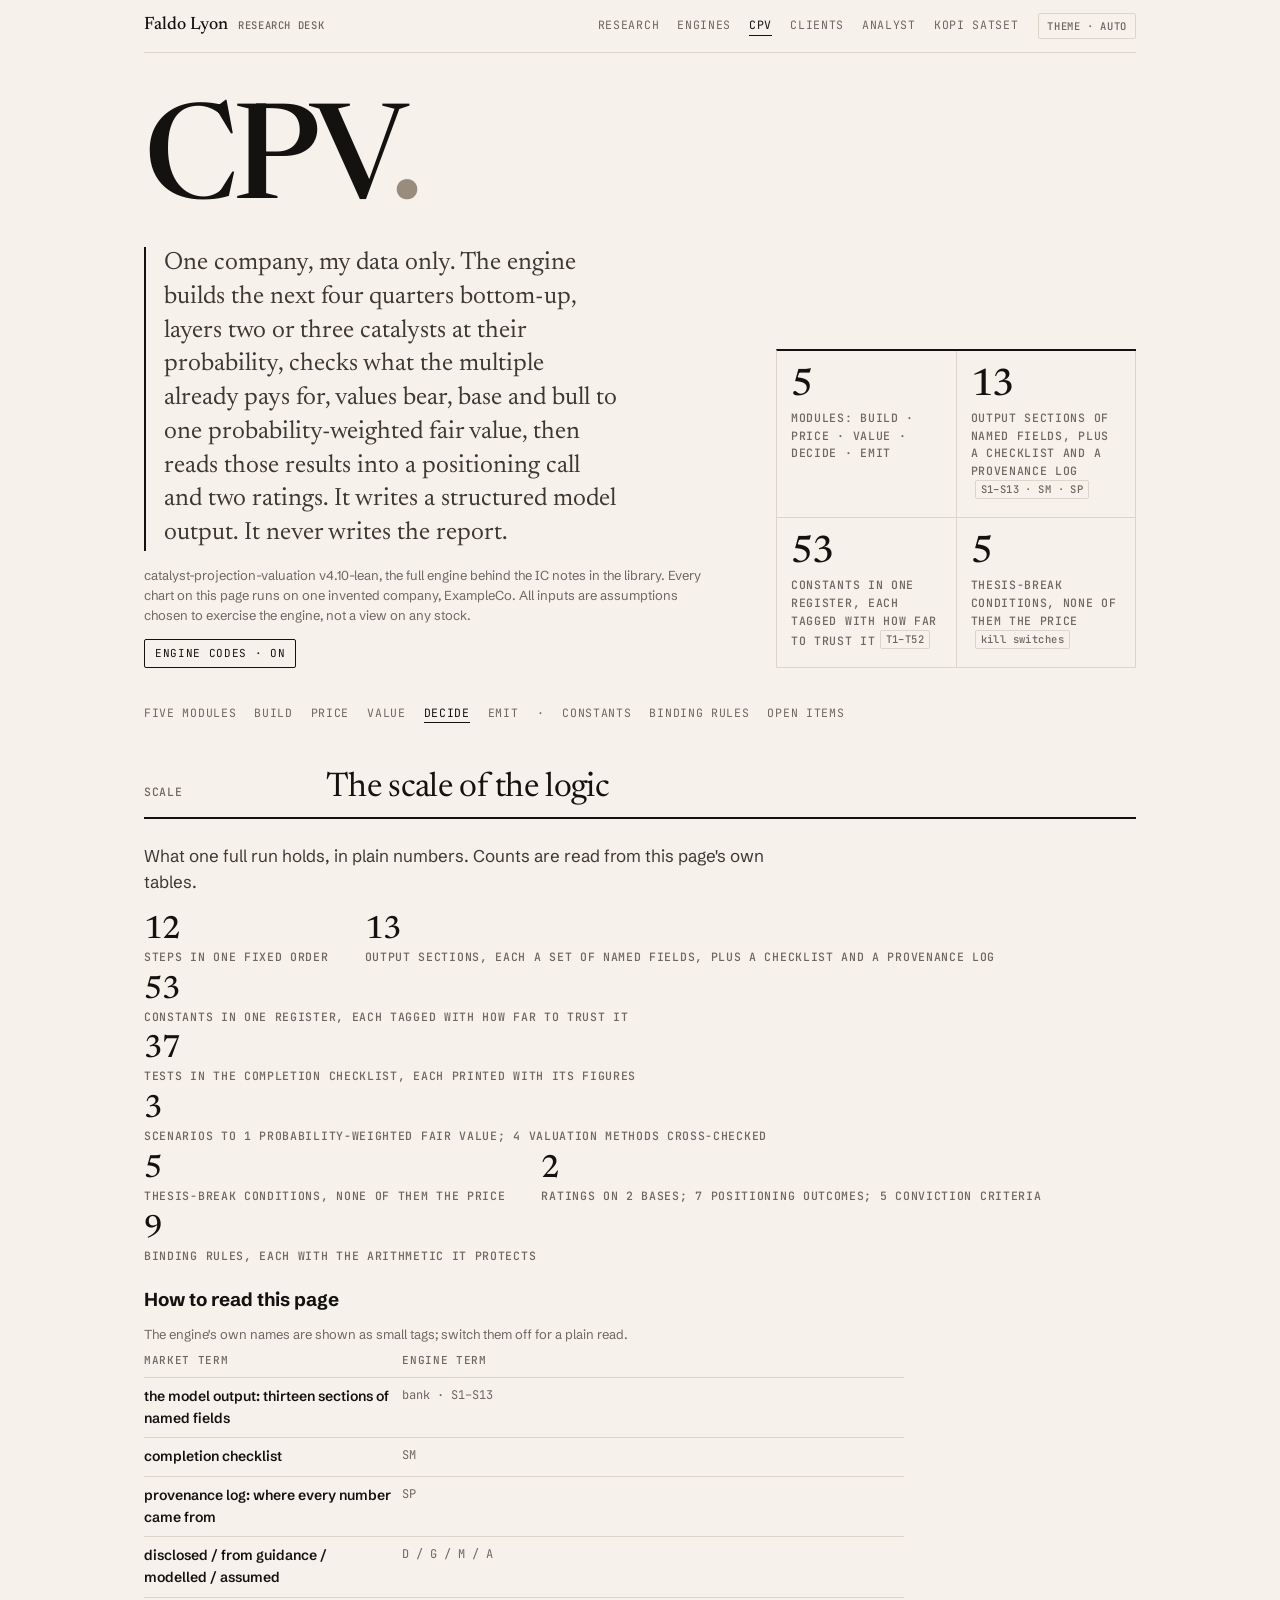
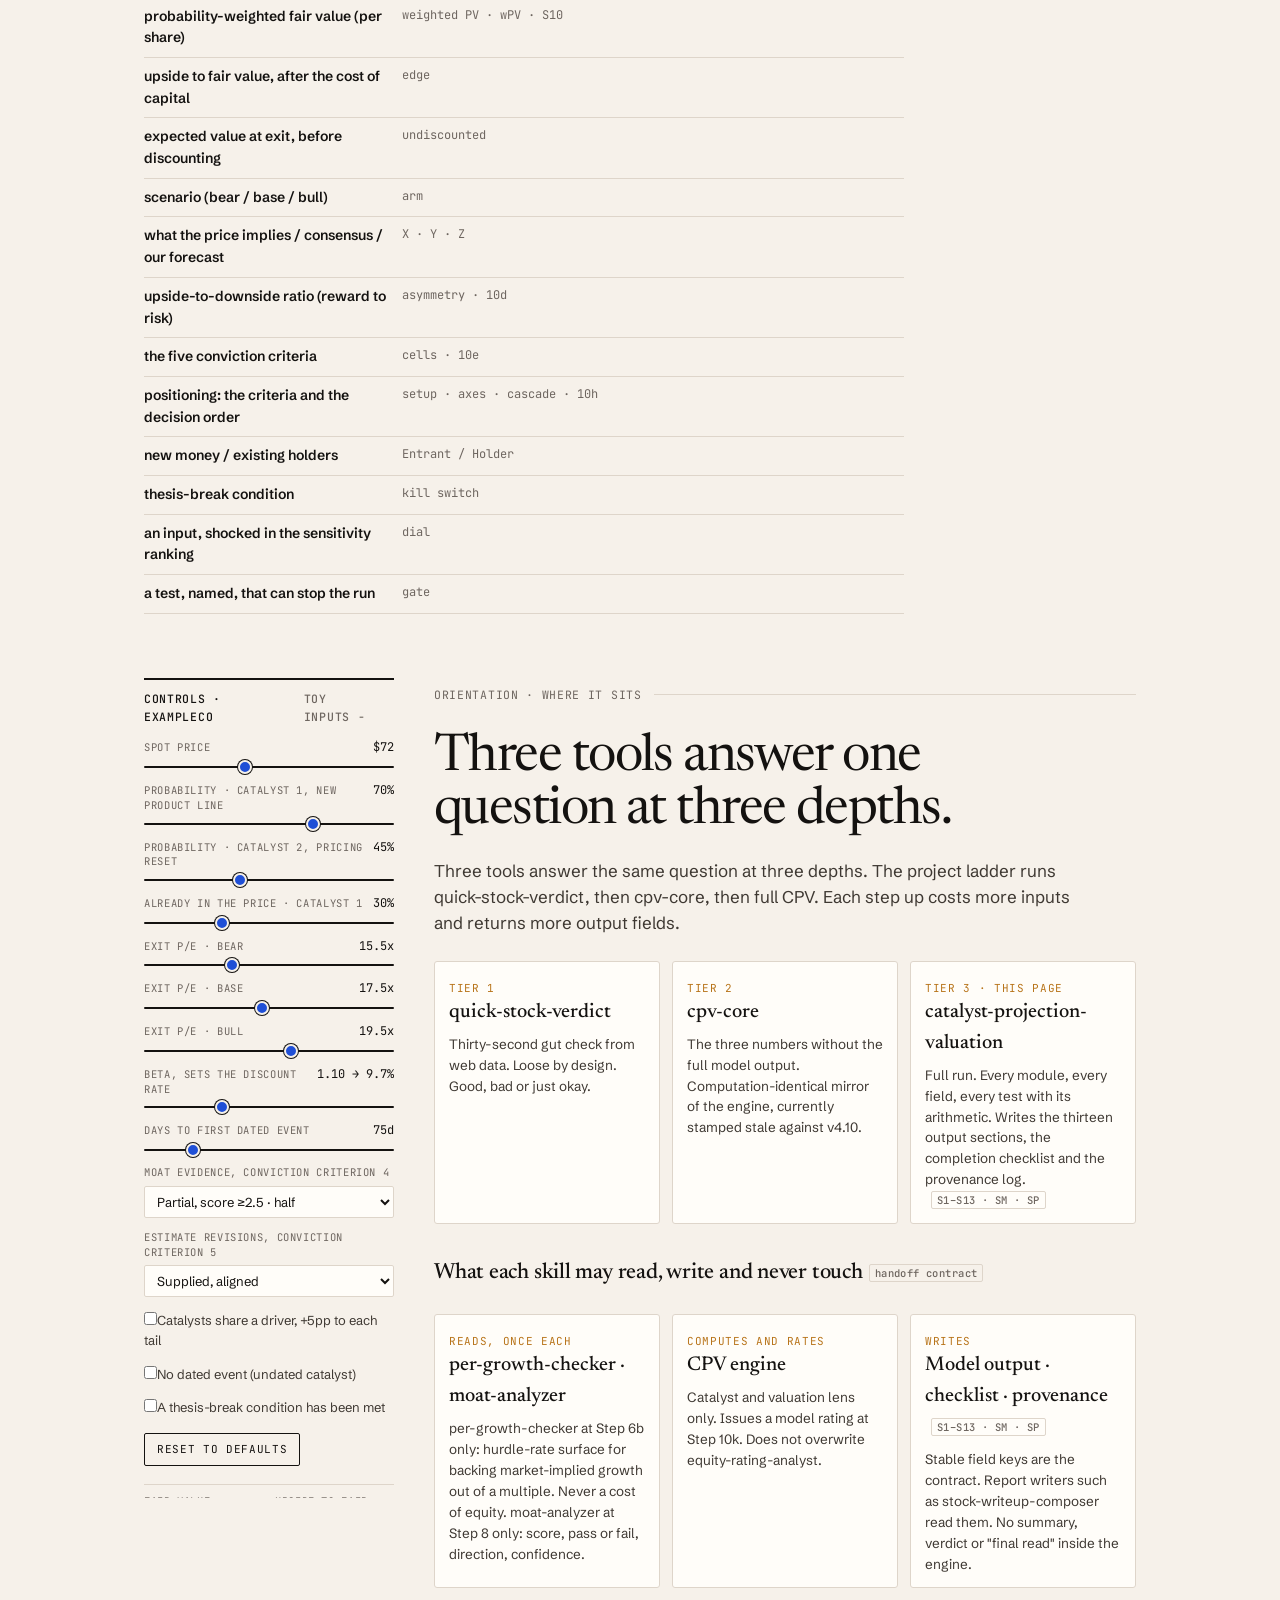
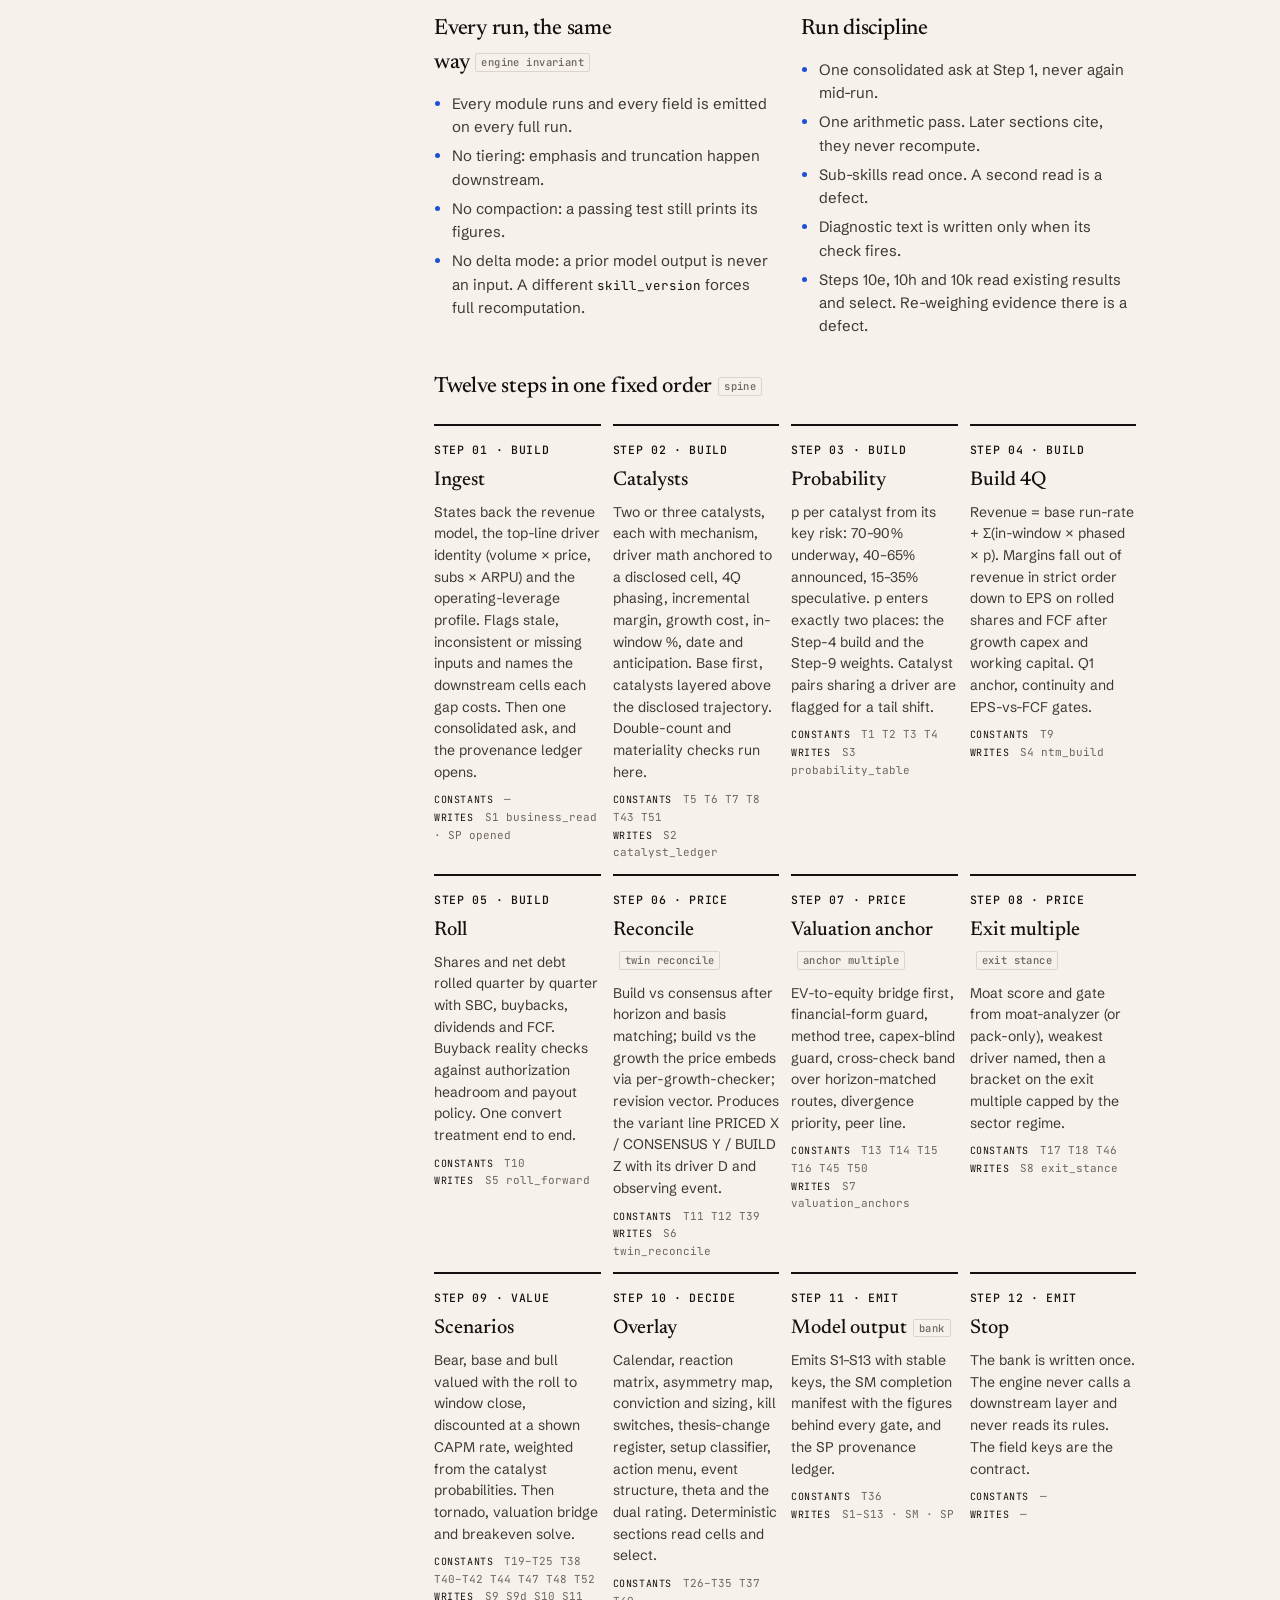
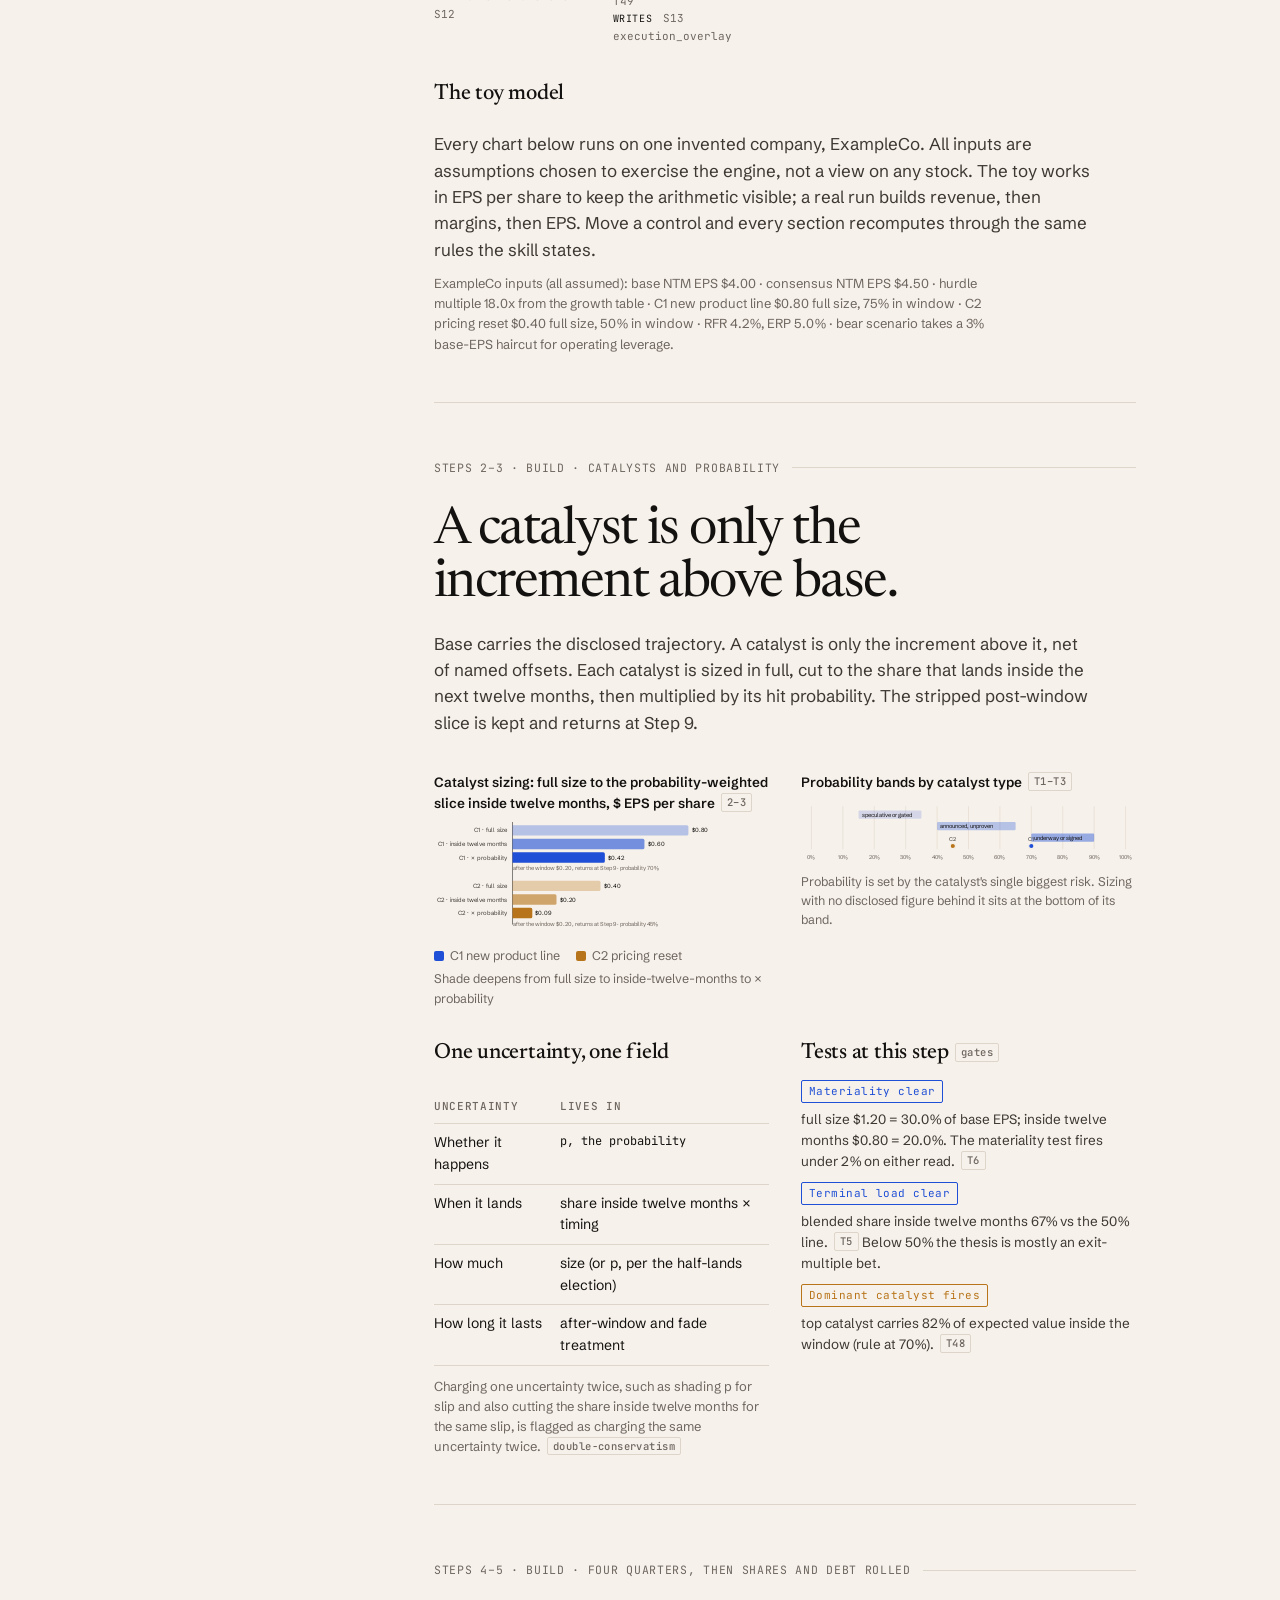
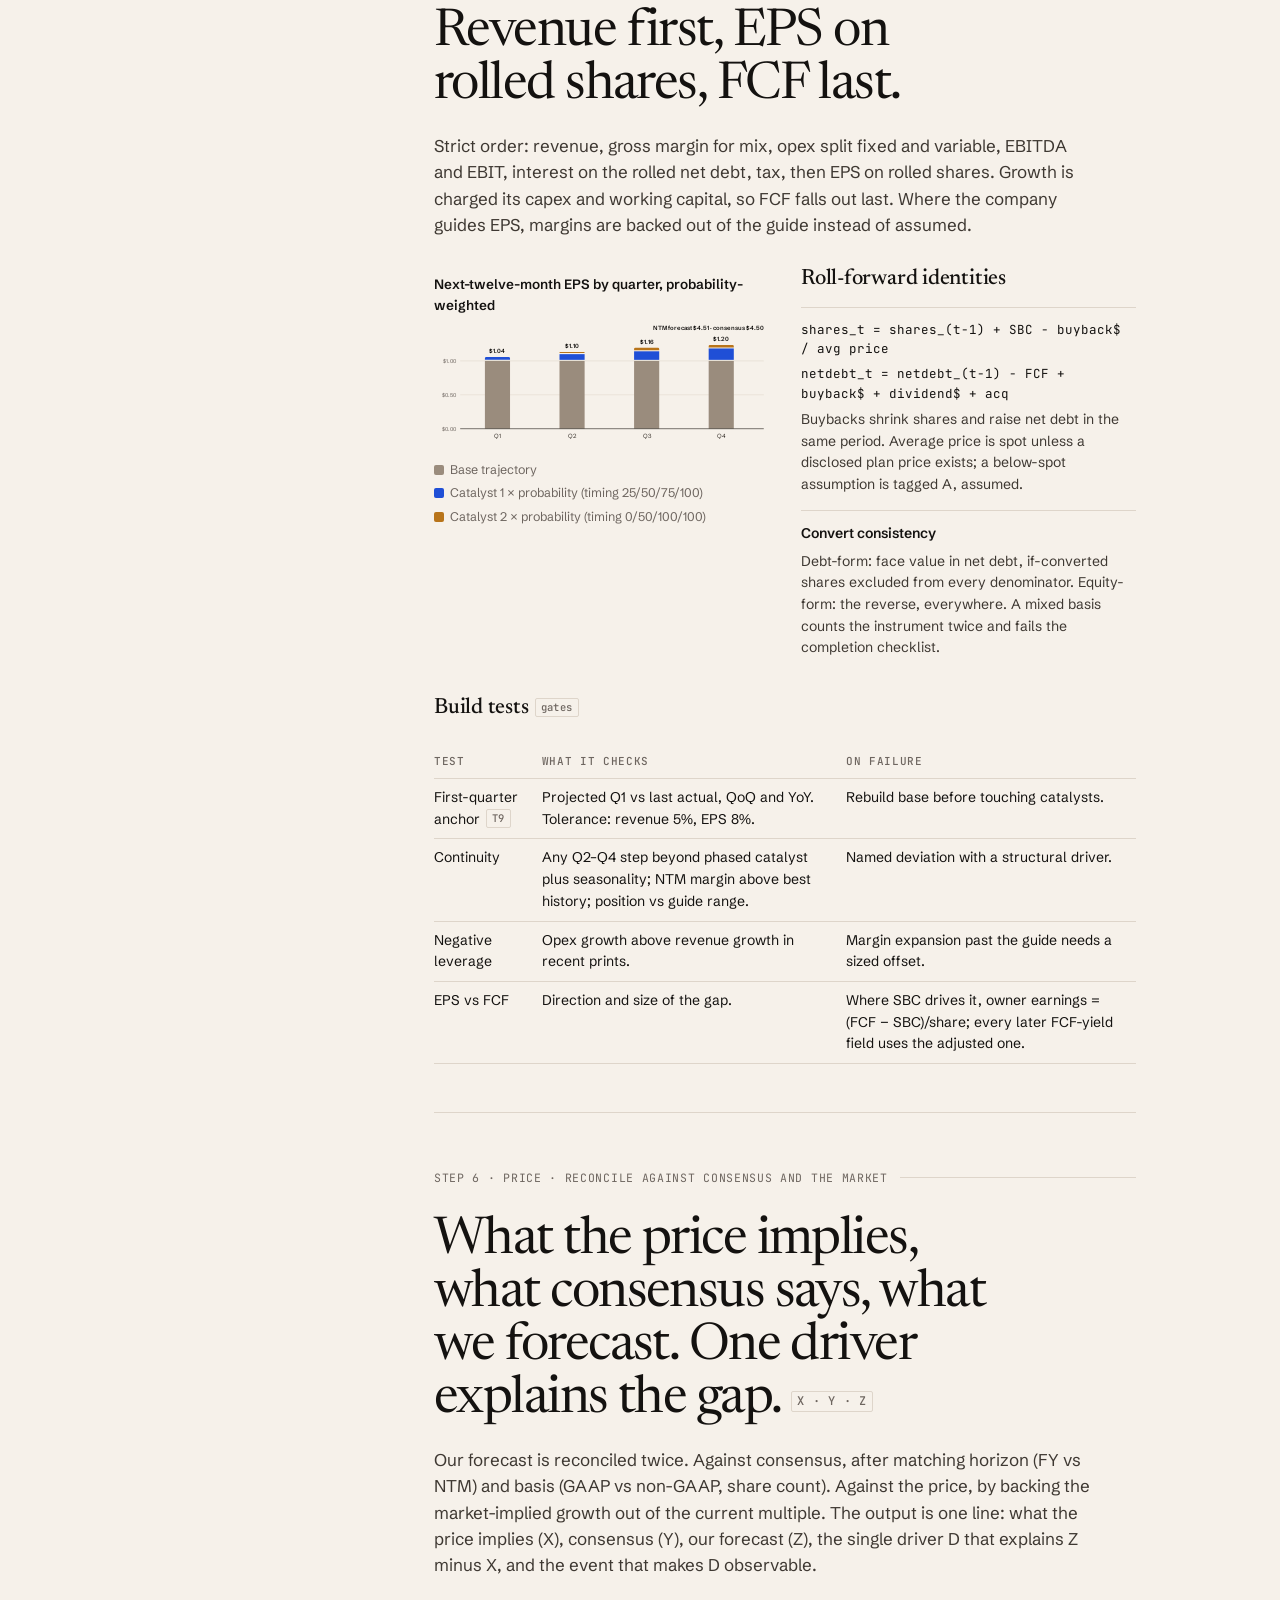
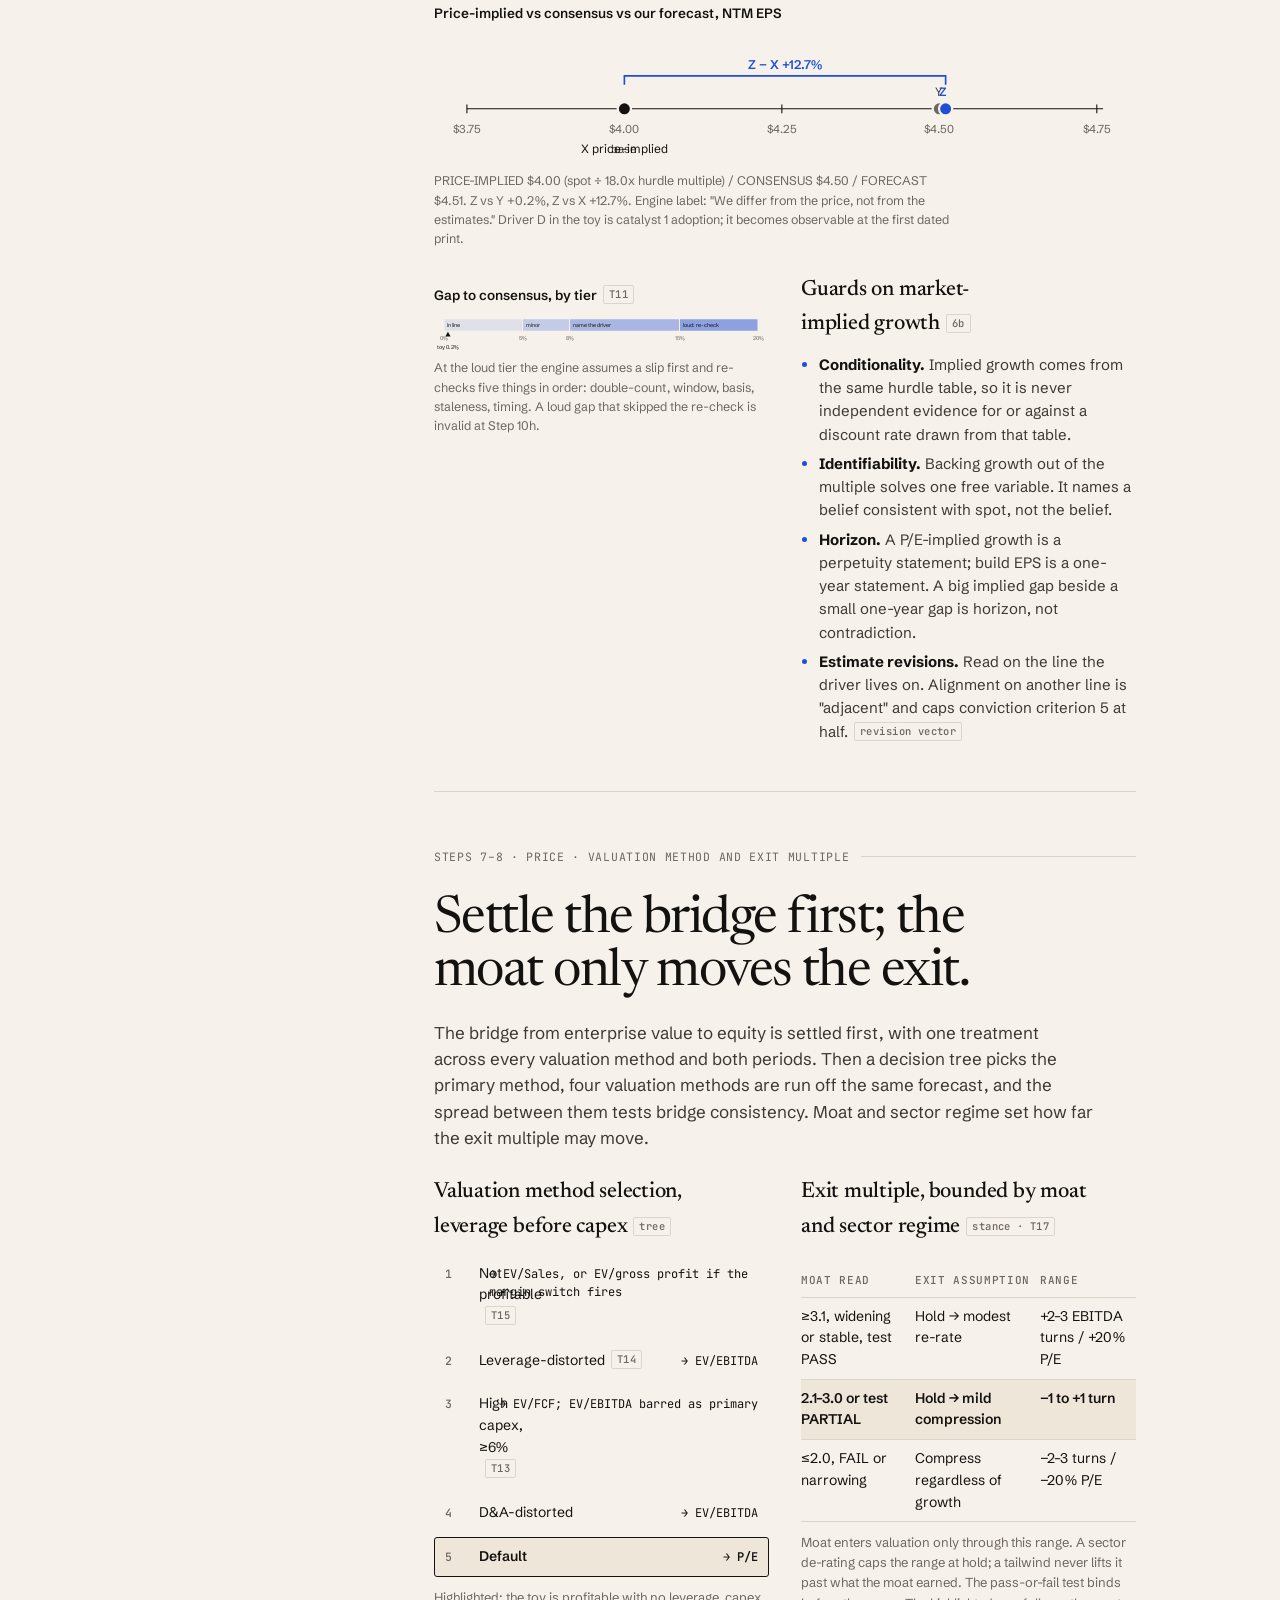
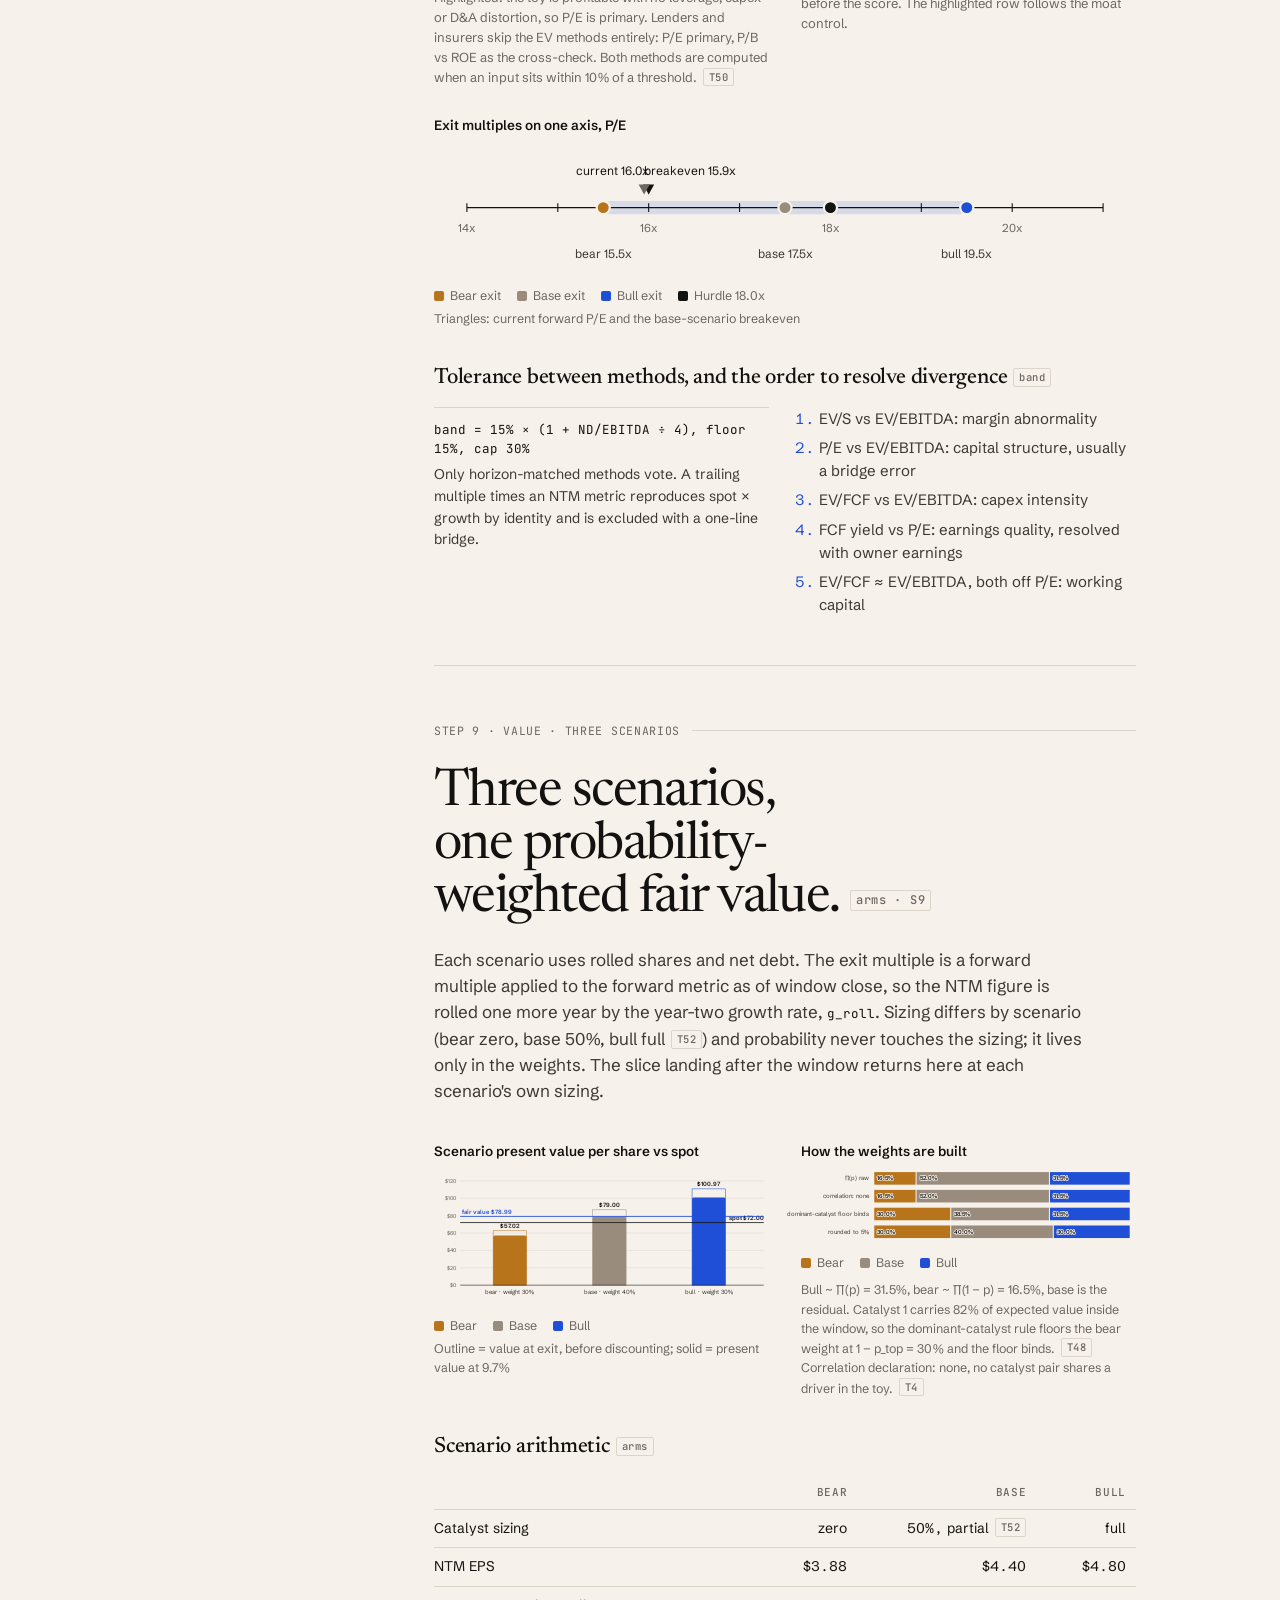
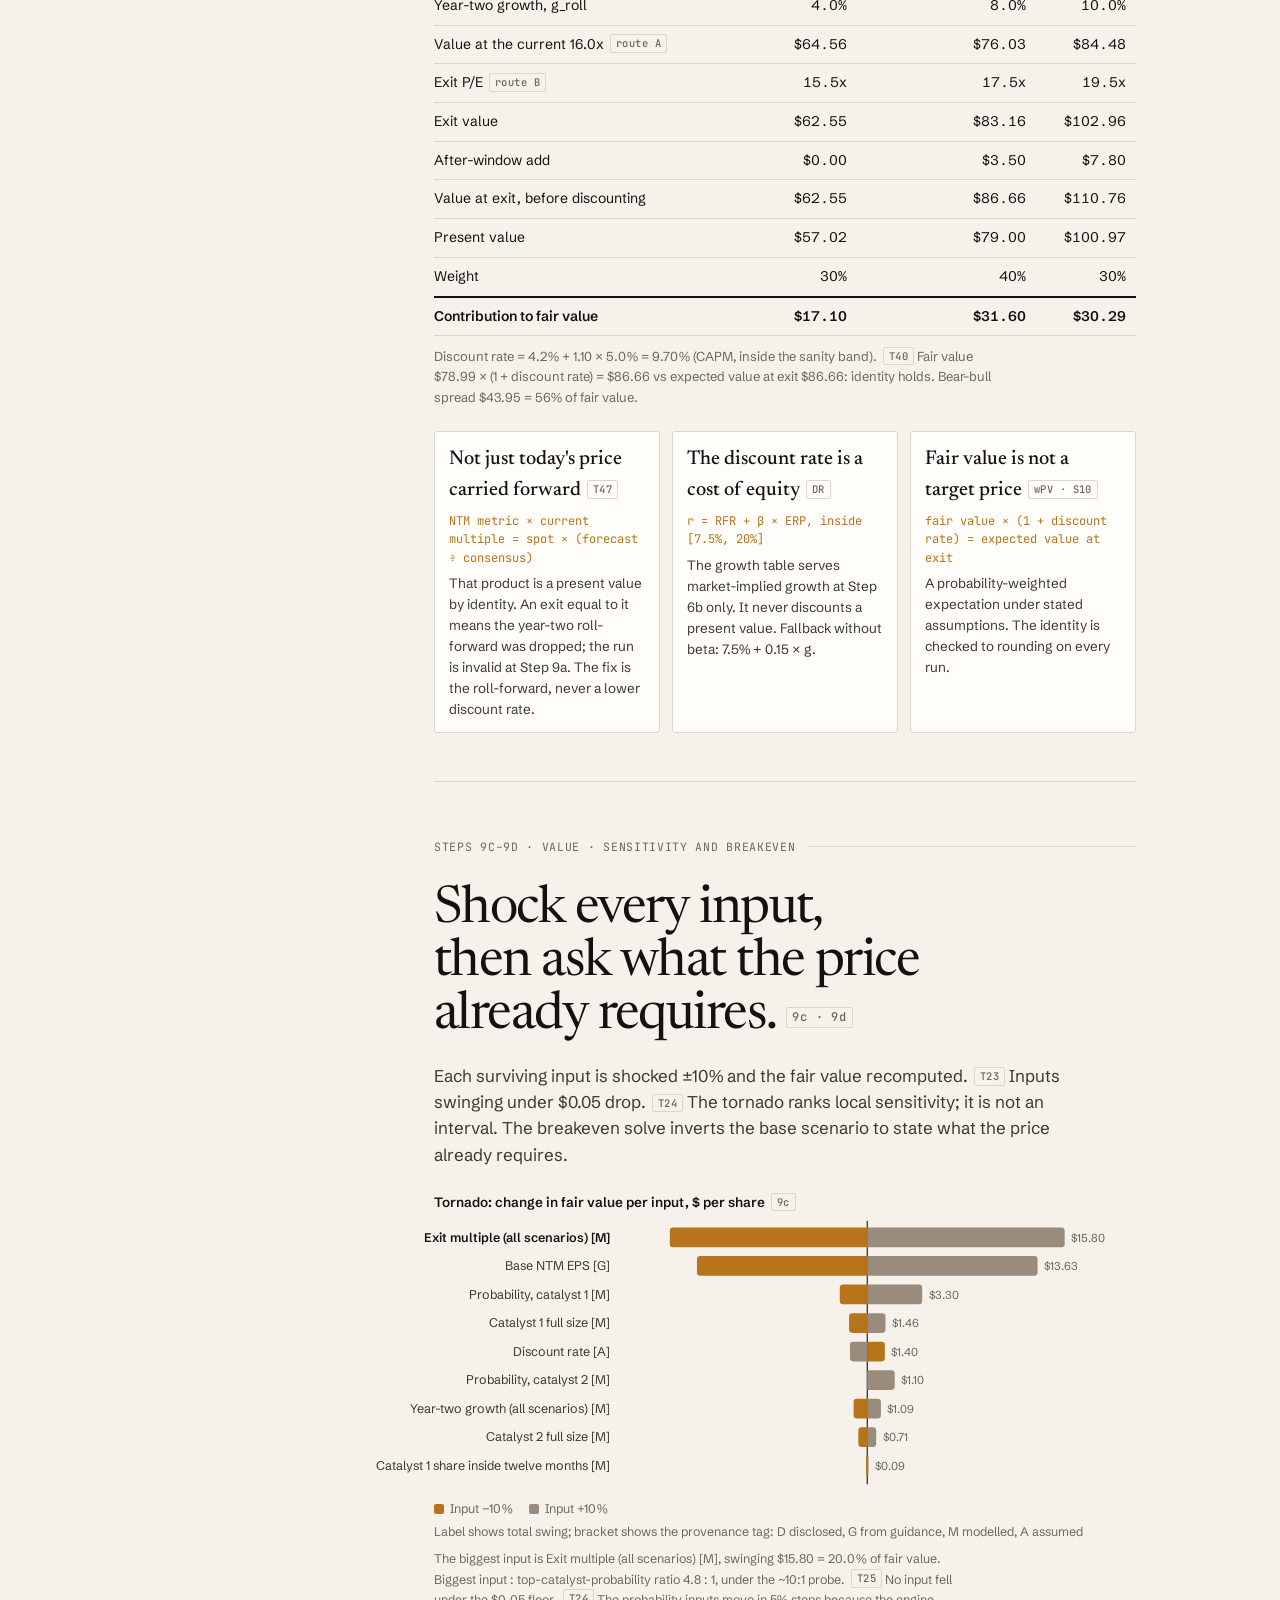
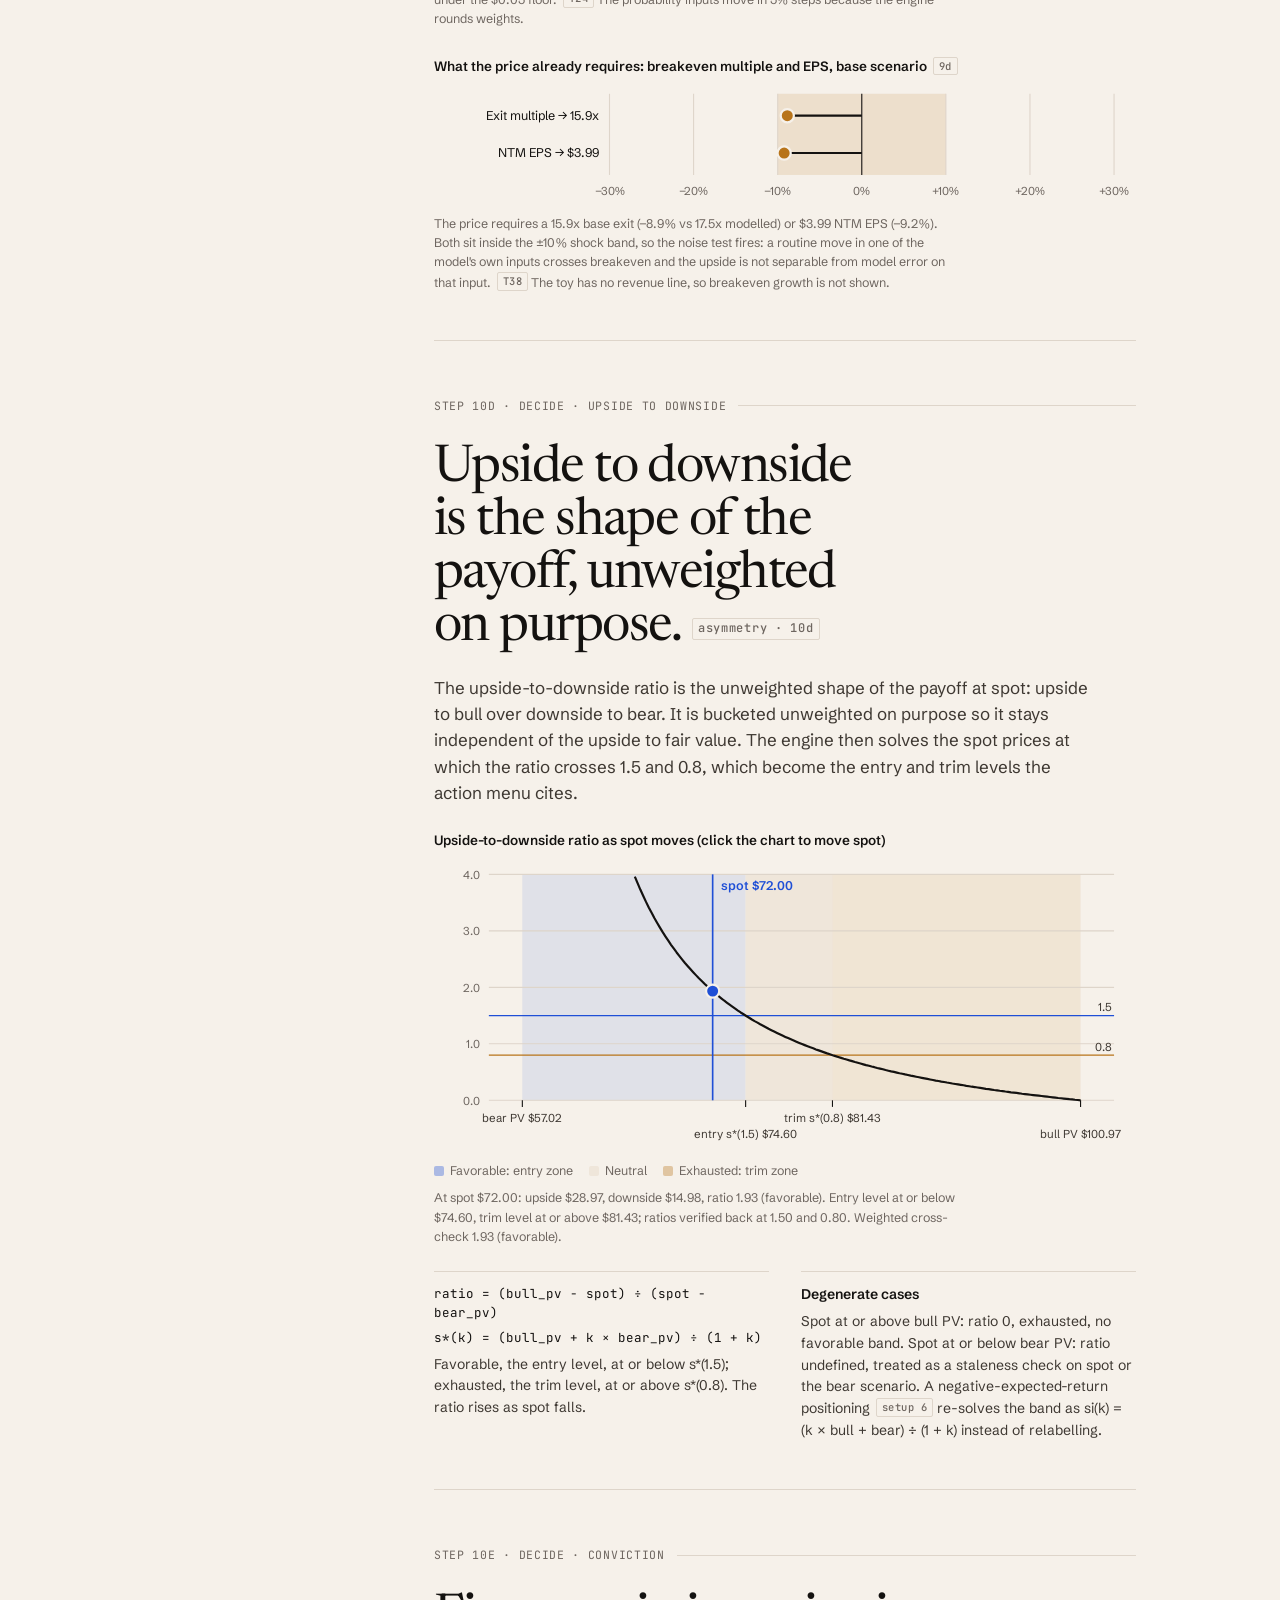
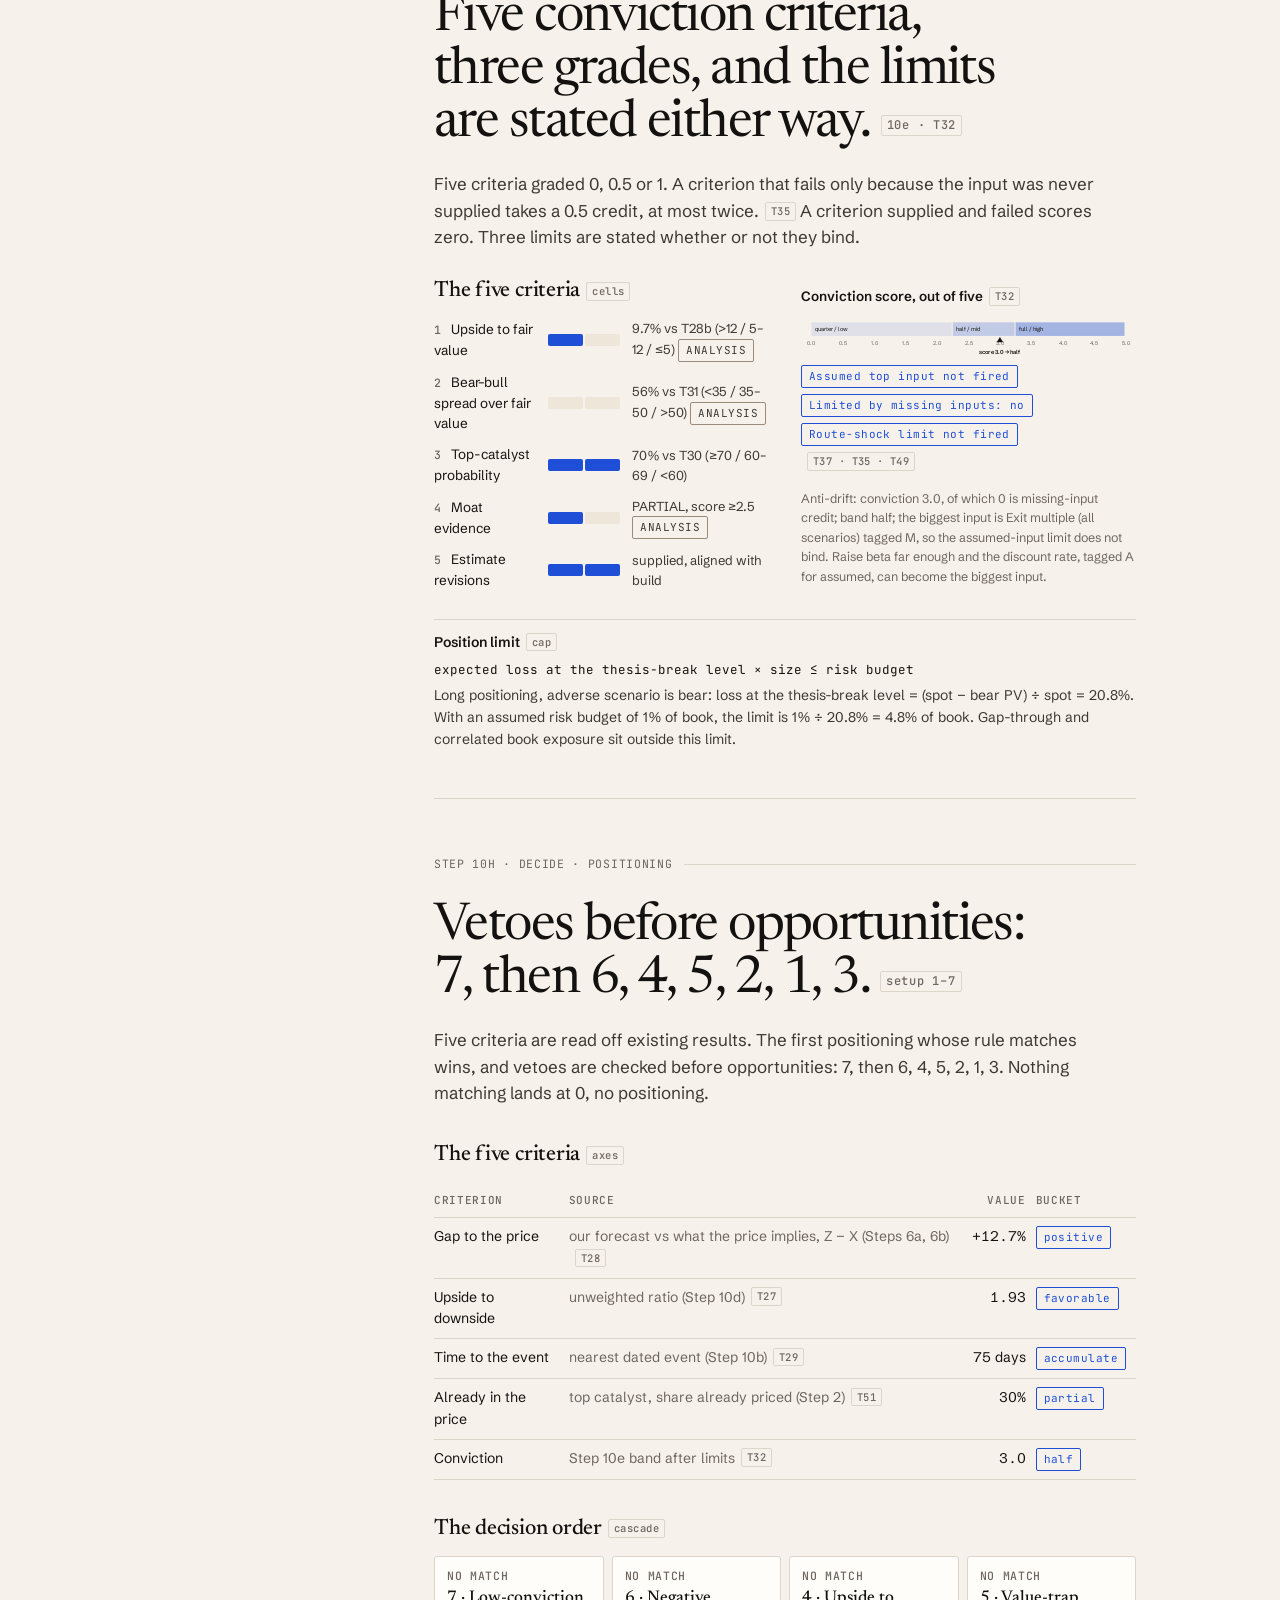
<file: cpv.html>
<!doctype html>
<html lang="en">
<head>
<meta charset="utf-8">
<meta name="viewport" content="width=device-width, initial-scale=1, viewport-fit=cover">
<title>CPV engine</title>
<meta name="description" content="The catalyst projection and implied valuation engine (v4.10-lean) as a live page: one invented company, every input on a control, every chart recomputed through the rules the skill states.">
<!-- HEAD v1 start -->
<script>(function(){try{var t=localStorage.getItem('fl-theme');if(t==='dark'||t==='light'){document.documentElement.setAttribute('data-theme',t);}}catch(e){}})();</script>
<link rel="icon" href="data:,">
<link rel="stylesheet" href="https://fonts.googleapis.com/css2?family=Newsreader:ital,opsz,wght@0,6..72,400;0,6..72,500;0,6..72,600;1,6..72,400;1,6..72,500&family=Schibsted+Grotesk:ital,wght@0,400;0,500;0,600;0,700;1,400&family=JetBrains+Mono:wght@400;500;600&display=swap">
<!-- HEAD v1 end -->
<style>
/* BASE v1 start */
:root {
  --paper: #F6F1EA; --surface: #FFFDF9; --ink: #141210; --ink-2: #3E3832; --muted: #6E6660; --line: #DED5CA; --line-strong: #141210;
  --accent: #1F4FD6; --accent-ink: #FFFFFF; --bench: #9A8C7D; --flag: #B8741A; --tint: #EFE6DA;
  --serif: "Newsreader", "Iowan Old Style", Georgia, serif; --sans: "Schibsted Grotesk", "Helvetica Neue", Arial, sans-serif; --mono: "JetBrains Mono", "SFMono-Regular", Menlo, Consolas, monospace;
}
@media (prefers-color-scheme: dark) { :root:not([data-theme="light"]) { color-scheme: dark; --paper: #15120F; --surface: #1D1915; --ink: #F1EBE3; --ink-2: #CFC6BB; --muted: #9B9187; --line: #332C26; --line-strong: #F1EBE3; --accent: #8DB0FF; --accent-ink: #0B1220; --bench: #7A6E63; --flag: #E0A04A; --tint: #27211B; } }
:root[data-theme="dark"] { color-scheme: dark; --paper: #15120F; --surface: #1D1915; --ink: #F1EBE3; --ink-2: #CFC6BB; --muted: #9B9187; --line: #332C26; --line-strong: #F1EBE3; --accent: #8DB0FF; --accent-ink: #0B1220; --bench: #7A6E63; --flag: #E0A04A; --tint: #27211B; }

* { box-sizing: border-box; }
html { scroll-padding-top: 72px; }
body { margin: 0; background: var(--paper); color: var(--ink); font-family: var(--sans); font-size: 16px; line-height: 1.55; -webkit-font-smoothing: antialiased; }
a { color: var(--accent); text-decoration-thickness: 1px; text-underline-offset: 3px; }
a:focus-visible, button:focus-visible, input:focus-visible, select:focus-visible, summary:focus-visible { outline: 2px solid var(--flag); outline-offset: 3px; }
h1, h2, h3, h4 { margin: 0; text-wrap: balance; }
p { margin: 0; }
img { max-width: 100%; height: auto; }
table { border-collapse: collapse; }
button { font: inherit; color: inherit; }
.mono { font-family: var(--mono); font-size: 11.5px; letter-spacing: 0.06em; text-transform: uppercase; color: var(--muted); font-weight: 500; }
.num { font-variant-numeric: tabular-nums; }
.page { max-width: 1040px; margin: 0 auto; padding-inline: 24px; padding-block: 0 80px; }
.vh { position: absolute; width: 1px; height: 1px; overflow: hidden; clip: rect(0 0 0 0); white-space: nowrap; }

/* Site bar */
.bar { position: sticky; top: env(safe-area-inset-top, 0px); z-index: 5; background: var(--paper); border-bottom: 1px solid var(--line); display: flex; flex-wrap: wrap; align-items: center; gap: 10px 20px; padding-block: 12px; }
.bar .who { font-family: var(--serif); font-size: 18px; font-weight: 500; color: var(--ink); text-decoration: none; display: inline-flex; align-items: baseline; gap: 10px; }
.bar .who .desk { font-size: 10.5px; }
.bar nav { margin-left: auto; display: flex; gap: 18px; flex-wrap: wrap; }
.bar nav a { font-family: var(--mono); font-size: 11.5px; letter-spacing: 0.06em; text-transform: uppercase; color: var(--muted); text-decoration: none; }
.bar nav a:hover, .bar nav a[aria-current] { color: var(--ink); }
.bar nav a[aria-current] { border-bottom: 1px solid var(--ink); padding-bottom: 2px; }
.bar .theme { border: 1px solid var(--line); background: transparent; border-radius: 2px; padding: 4px 8px; cursor: pointer; color: var(--muted); font-size: 10.5px; }
.bar .theme:hover { color: var(--ink); border-color: var(--line-strong); }
.onpage { display: flex; flex-wrap: wrap; gap: 6px 18px; margin-bottom: 48px; font-family: var(--mono); font-size: 11.5px; letter-spacing: 0.06em; text-transform: uppercase; }
.onpage span { color: var(--muted); }
.onpage a { color: var(--muted); text-decoration: none; }
.onpage a:hover { color: var(--ink); }

/* Masthead */
.mast { padding-block: 56px 36px; display: grid; grid-template-columns: minmax(0, 1fr) 360px; gap: 40px; align-items: end; }
.mast.narrow { grid-template-columns: minmax(0, 1fr) 260px; }
.wordmark { font-family: var(--serif); font-weight: 500; font-size: clamp(64px, 11vw, 132px); line-height: 0.88; letter-spacing: -0.04em; }
.wordmark span { color: var(--bench); }
.wordmark em { font-style: italic; font-weight: 400; color: var(--accent); }
.mast .back { font-family: var(--mono); font-size: 11.5px; letter-spacing: 0.06em; text-transform: uppercase; display: inline-block; margin-bottom: 18px; }
.mast .thesis, .thesis { margin-top: 22px; font-family: var(--serif); font-size: clamp(20px, 2.4vw, 25px); line-height: 1.35; max-width: 34ch; color: var(--ink-2); border-left: 2px solid var(--line-strong); padding-left: 18px; }
.mast .role { font-family: var(--mono); font-size: 12px; color: var(--ink); margin-top: 18px; max-width: 60ch; line-height: 1.6; }
.mast figure { margin: 0; }
.mast figure img { width: 100%; height: auto; aspect-ratio: 4 / 5; object-fit: cover; display: block; border-radius: 2px; }
.mast figcaption { font-family: var(--mono); font-size: 11px; letter-spacing: 0.06em; text-transform: uppercase; color: var(--muted); margin-top: 8px; }
.sheet { border-top: 2px solid var(--line-strong); font-size: 13.5px; margin-top: 28px; }
.sheet > div { display: grid; grid-template-columns: 92px 1fr; gap: 12px; padding-block: 8px; border-bottom: 1px solid var(--line); }
.sheet > div > span:first-child { font-family: var(--mono); font-size: 11px; letter-spacing: 0.06em; text-transform: uppercase; color: var(--muted); padding-top: 2px; }
.sheet code { font-family: var(--mono); font-size: 12.5px; color: var(--ink); user-select: all; }
.copy { font: 500 10.5px var(--mono); letter-spacing: 0.05em; text-transform: uppercase; border: 0; background: transparent; color: var(--accent); cursor: pointer; padding: 0; margin-left: 8px; }
.tiles { display: grid; grid-template-columns: repeat(2, 1fr); border-top: 2px solid var(--line-strong); border-left: 1px solid var(--line); }
.tiles > div { padding: 16px 14px 18px; border-right: 1px solid var(--line); border-bottom: 1px solid var(--line); display: flex; flex-direction: column; gap: 4px; }
.tiles strong { font-family: var(--serif); font-size: 38px; font-weight: 500; line-height: 1; letter-spacing: -0.02em; }
.tiles.row4 { grid-template-columns: repeat(4, 1fr); }

.price { display: flex; align-items: baseline; gap: 14px; margin-top: 18px; border-left: 2px solid var(--line-strong); padding-left: 18px; }
.price strong { font-family: var(--serif); font-size: 56px; font-weight: 500; line-height: 1; letter-spacing: -0.02em; }
.price span { font-family: var(--mono); font-size: 13px; color: var(--muted); }

/* Figures tape */
.figures { display: grid; grid-template-columns: repeat(5, 1fr); border-top: 2px solid var(--line-strong); border-bottom: 1px solid var(--line); margin-bottom: 56px; }
.figures.four { grid-template-columns: repeat(4, 1fr); }
.figures > * { color: inherit; text-decoration: none; padding: 18px 18px 18px 0; border-left: 1px solid var(--line); padding-left: 18px; display: flex; flex-direction: column; gap: 4px; }
.figures > *:first-child { border-left: 0; padding-left: 0; }
.figures a:hover strong { color: var(--accent); }
.figures strong { font-family: var(--serif); font-size: 38px; font-weight: 500; line-height: 1; letter-spacing: -0.02em; }
.figures .mono { line-height: 1.35; }

/* Sections and text */
section { margin-bottom: 64px; }
section > header { display: grid; grid-template-columns: 150px minmax(0, 1fr); gap: 32px; align-items: baseline; padding-bottom: 12px; border-bottom: 2px solid var(--line-strong); margin-bottom: 24px; }
section > header h2 { font-family: var(--serif); font-size: 34px; font-weight: 400; letter-spacing: -0.02em; line-height: 1; }
.lede { font-size: 17px; color: var(--ink-2); max-width: 66ch; }
.lede b { color: var(--ink); font-weight: 600; }
.note { font-size: 13px; color: var(--muted); max-width: 70ch; margin-top: 10px; }
.grid2 { display: grid; grid-template-columns: repeat(2, minmax(0, 1fr)); gap: 32px; align-items: start; }
.block h3, h3.h { font-family: var(--serif); font-size: 22px; font-weight: 500; letter-spacing: -0.01em; margin-bottom: 10px; }
.stats { display: flex; flex-wrap: wrap; gap: 8px 36px; margin: 18px 0; }
.stats > div { display: flex; flex-direction: column; gap: 2px; }
.stats strong { font-family: var(--serif); font-size: 32px; font-weight: 500; line-height: 1; letter-spacing: -0.02em; }
.stats strong.up { color: var(--accent); }
.steps { display: grid; grid-template-columns: repeat(4, 1fr); gap: 12px; margin-top: 20px; }
.steps.five { grid-template-columns: repeat(5, 1fr); }
.step { border-top: 2px solid var(--line-strong); padding-top: 10px; }
.step .mono { color: var(--ink); }
.step strong { display: block; font-family: var(--serif); font-size: 20px; font-weight: 500; margin: 4px 0 6px; }
.step p { font-size: 14px; color: var(--ink-2); }
.t { width: 100%; font-size: 14px; }
.t th, .t td { text-align: left; padding: 8px 10px 8px 0; border-bottom: 1px solid var(--line); vertical-align: top; }
.t th { font-family: var(--mono); font-size: 11px; letter-spacing: 0.06em; text-transform: uppercase; color: var(--muted); font-weight: 500; }
.t th button { background: transparent; border: 0; padding: 0; font: inherit; color: inherit; letter-spacing: inherit; text-transform: inherit; cursor: pointer; }
.t th button:hover { color: var(--ink); }
.t td.n, .t th.n { text-align: right; font-variant-numeric: tabular-nums; }
.t td.m { font-family: var(--mono); font-size: 12px; }
.t tr.hi td { font-weight: 600; color: var(--ink); background: var(--tint); }
.t tr.sum td { border-top: 2px solid var(--line-strong); font-weight: 600; }
.tscroll { overflow-x: auto; }
.chart { margin-top: 8px; }
.chart .ttl { font-size: 13.5px; font-weight: 600; margin-bottom: 8px; }
.chart svg { width: 100%; height: auto; display: block; overflow: visible; }
.chart .src { font-size: 12.5px; color: var(--muted); margin-top: 8px; }
.bands { display: grid; grid-template-columns: repeat(3, 1fr); gap: 12px; margin-top: 16px; }
.band { border: 1px solid var(--line); background: var(--surface); padding: 12px 14px; border-radius: 3px; }
.band strong { display: block; font-family: var(--serif); font-size: 20px; font-weight: 500; }
.band .act { font-family: var(--mono); font-size: 11px; letter-spacing: 0.06em; text-transform: uppercase; color: var(--flag); margin-top: 6px; display: block; }
.band p { font-size: 13.5px; color: var(--ink-2); margin-top: 6px; }
.bullets { margin: 12px 0 0; padding-left: 18px; max-width: 64ch; display: flex; flex-direction: column; gap: 6px; font-size: 15px; color: var(--ink-2); }
.bullets li::marker { color: var(--accent); }
.tags { display: flex; flex-wrap: wrap; gap: 6px; margin-top: 14px; }
.tag { font-family: var(--mono); font-size: 11.5px; color: var(--ink); background: var(--surface); border: 1px solid var(--line); border-radius: 3px; padding: 2px 8px; text-decoration: none; }
.tag:hover { border-color: var(--line-strong); }
.more { display: inline-block; margin-top: 18px; font-family: var(--mono); font-size: 11.5px; letter-spacing: 0.06em; text-transform: uppercase; }
.more.big { display: flex; justify-content: space-between; align-items: center; gap: 16px; margin-top: 22px; padding: 14px 16px; border: 1px solid var(--line-strong); color: var(--ink); text-decoration: none; max-width: 760px; font-family: var(--serif); font-size: 19px; letter-spacing: 0; text-transform: none; }
.more.big span { font-family: var(--mono); font-size: 11.5px; letter-spacing: 0.06em; text-transform: uppercase; color: var(--accent); white-space: nowrap; }
.more.big:hover { background: var(--tint); }

/* Entries (experience ledger) */
.entry { display: grid; grid-template-columns: 150px minmax(0, 1fr); gap: 32px; padding-block: 30px; border-bottom: 1px solid var(--line); }
.entry > *, .claim > * { min-width: 0; }
.entry .side { display: flex; flex-direction: column; gap: 4px; }
.entry .side .when { font-family: var(--mono); font-size: 12px; color: var(--ink); }
.entry h3 { font-family: var(--serif); font-size: 26px; font-weight: 500; letter-spacing: -0.015em; line-height: 1.15; }
.entry .org { color: var(--muted); font-size: 14px; margin-top: 4px; }
.entry .what { margin-top: 14px; max-width: 62ch; font-size: 16px; color: var(--ink-2); }
.entry .what b { color: var(--ink); font-weight: 600; }

/* Photos */
.slides { display: grid; grid-template-columns: repeat(auto-fill, minmax(220px, 1fr)); gap: 12px; margin-top: 8px; }
.slides.portrait { grid-template-columns: repeat(auto-fill, minmax(160px, 1fr)); }
.slide { margin: 0; border: 1px solid var(--line); background: var(--surface); border-radius: 3px; overflow: hidden; cursor: zoom-in; padding: 0; text-align: left; font: inherit; color: inherit; display: block; width: 100%; }
.slide img { width: 100%; display: block; aspect-ratio: 16 / 9; object-fit: cover; }
.slides.portrait .slide img { aspect-ratio: 3 / 4; }
.slide span { display: block; padding: 6px 8px; font-family: var(--mono); font-size: 11px; letter-spacing: 0.06em; text-transform: uppercase; color: var(--muted); border-top: 1px solid var(--line); }
.wall { columns: 3; column-gap: 8px; margin-top: 8px; }
.wall figure { margin: 0 0 8px; break-inside: avoid; }
.wall img { width: 100%; display: block; border-radius: 2px; }
.wall figcaption { font-size: 12px; color: var(--muted); margin-top: 4px; }
.dl { display: flex; gap: 20px; flex-wrap: wrap; margin-bottom: 14px; font-size: 14px; }
.strip { display: grid; grid-template-columns: 2fr 1fr; gap: 8px; margin-top: 22px; max-width: 760px; }
.strip figure { margin: 0; }
.strip img { width: 100%; height: 100%; aspect-ratio: 3 / 2; object-fit: cover; display: block; border-radius: 2px; }
.strip figure.tall img { aspect-ratio: 3 / 4; }
.strip figcaption { font-size: 12.5px; color: var(--muted); margin-top: 6px; }
.sheet-row { display: grid; grid-template-columns: repeat(3, 1fr); gap: 8px; margin-top: 16px; max-width: 760px; }
.sheet-row figure { margin: 0; }
.sheet-row img { width: 100%; aspect-ratio: 3 / 4; object-fit: cover; display: block; border-radius: 2px; }
.sheet-row .wide img { aspect-ratio: 3 / 2; }
.sheet-row figcaption { font-family: var(--mono); font-size: 11px; letter-spacing: 0.06em; text-transform: uppercase; color: var(--muted); margin-top: 6px; line-height: 1.5; }

/* Exhibits */
.exhibits { margin-top: 20px; display: grid; grid-template-columns: repeat(auto-fill, minmax(230px, 1fr)); gap: 12px; max-width: 760px; }
.ex { border: 1px solid var(--line); background: var(--surface); border-radius: 3px; overflow: hidden; display: flex; flex-direction: column; margin: 0; }
.ex .lab { display: flex; justify-content: space-between; gap: 8px; padding: 7px 10px; border-bottom: 1px solid var(--line); }
.ex .lab .mono { color: var(--ink); }
.ex .lab .flag { color: var(--flag); }
.ex img { display: block; width: 100%; height: 150px; object-fit: cover; }
.ex .empty { height: 150px; background: repeating-linear-gradient(135deg, transparent 0 9px, var(--line) 9px 10px); opacity: 0.6; }
.ex .cap { padding: 8px 10px; font-size: 13px; color: var(--ink-2); line-height: 1.4; }
.ex.todo { border-style: dashed; background: transparent; }
.ex.todo .cap { color: var(--muted); }
.ex a, .ex button.slide { cursor: zoom-in; }

/* Stamps, banners, chips */
.stamp { display: inline-block; font-family: var(--mono); font-size: 10.5px; letter-spacing: 0.06em; text-transform: uppercase; color: var(--flag); border: 1px solid var(--flag); padding: 2px 6px; border-radius: 2px; background: var(--surface); white-space: nowrap; }
.banner { display: flex; align-items: center; gap: 12px; flex-wrap: wrap; background: var(--tint); border: 1px solid var(--line); padding: 10px 14px; font-size: 13.5px; color: var(--ink-2); margin-bottom: 24px; }
.tk { display: inline-block; font-family: var(--mono); font-size: 11.5px; letter-spacing: 0.06em; text-transform: uppercase; border: 1px solid var(--line); padding: 1px 6px; border-radius: 2px; color: var(--ink); text-decoration: none; }
a.tk:hover { color: var(--accent); border-color: var(--accent); }
.rating { display: flex; flex-wrap: wrap; align-items: center; gap: 6px; }
.chip { display: inline-block; font-family: var(--mono); font-size: 11px; letter-spacing: 0.04em; padding: 2px 7px; border-radius: 2px; border: 1px solid var(--bench); color: var(--ink-2); white-space: nowrap; }
.chip.ent { border-color: var(--accent); color: var(--accent); }
.rating .px { font-family: var(--mono); font-size: 11.5px; color: var(--ink); }
.rating .none { font-family: var(--mono); font-size: 11px; letter-spacing: 0.04em; color: var(--muted); }

/* Document cards */
.shelf { display: grid; grid-template-columns: repeat(auto-fill, minmax(200px, 1fr)); gap: 12px; }
.doc { background: var(--surface); border: 1px solid var(--line); border-radius: 3px; overflow: hidden; padding: 0 0 12px; display: flex; flex-direction: column; gap: 6px; position: relative; }
.doc .doc-open { display: block; width: 100%; border: 0; padding: 0; background: transparent; cursor: pointer; text-align: left; position: relative; }
.doc .doc-open[aria-disabled="true"] { cursor: default; }
.doc .cover { display: block; aspect-ratio: 1 / 1.414; background: #FFFFFF; border-bottom: 1px solid var(--line); overflow: hidden; position: relative; }
.doc .cover img { width: 100%; height: 100%; object-fit: cover; object-position: top; display: block; }
.doc .cover.empty { background: var(--paper); display: flex; flex-direction: column; align-items: center; justify-content: center; gap: 6px; }
.doc .cover.empty::before { content: ""; position: absolute; inset: 0; background: repeating-linear-gradient(135deg, transparent 0 9px, var(--line) 9px 10px); opacity: 0.5; }
.doc .cover.empty b { position: relative; font-family: var(--serif); font-weight: 500; font-size: 40px; color: var(--bench); letter-spacing: -0.02em; }
.doc .cover.empty i { position: relative; font-style: normal; font-family: var(--mono); font-size: 11px; letter-spacing: 0.06em; text-transform: uppercase; color: var(--muted); }
.doc .cover .stamp { position: absolute; top: 8px; right: 8px; }
.doc .meta { padding: 8px 12px 0; font-size: 11px; line-height: 1.5; }
.doc .ttl { font-family: var(--serif); font-size: 18px; font-weight: 500; line-height: 1.2; padding: 0 12px; letter-spacing: -0.01em; }
.doc .ttl a { color: var(--ink); text-decoration: none; }
.doc .ttl a:hover { color: var(--accent); }
.doc .rating { padding: 0 12px; }
.doc .lineage, .doc .proves { padding: 0 12px; font-size: 10.5px; line-height: 1.5; }
.doc .proves a { color: var(--muted); }
.doc .proves a:hover { color: var(--ink); }
.doc .thesis { padding: 0 12px; margin: 0; font-family: var(--sans); font-size: 13.5px; color: var(--ink-2); border: 0; max-width: none; line-height: 1.45; }
.doc.slot { border-style: dashed; }
.doc.slot .ttl a { color: var(--ink-2); }

/* Library layout */
.lib { display: grid; grid-template-columns: 200px minmax(0, 1fr); gap: 32px; align-items: start; }
.rail { position: sticky; top: 64px; display: flex; flex-direction: column; gap: 18px; font-size: 13.5px; }
.rail .grp { display: flex; flex-direction: column; gap: 4px; }
.rail .grp .mono { margin-bottom: 4px; }
.rail label { display: flex; gap: 8px; align-items: center; cursor: pointer; }
.rail input[type="checkbox"] { accent-color: var(--accent); margin: 0; }
.rail select, .search input { font: inherit; font-size: 14px; color: var(--ink); background: var(--surface); border: 1px solid var(--line); border-radius: 2px; padding: 8px 10px; }
.rail .count { font-family: var(--mono); font-size: 11px; letter-spacing: 0.06em; text-transform: uppercase; color: var(--muted); }
.rail .clear { font-family: var(--mono); font-size: 11px; letter-spacing: 0.06em; text-transform: uppercase; }
.railscroll { display: none; }
.search { margin-top: 18px; max-width: 420px; }
.search input { width: 100%; font-family: var(--mono); font-size: 13px; }
.search input::placeholder { font-family: var(--mono); font-size: 11.5px; letter-spacing: 0.04em; text-transform: uppercase; color: var(--muted); }
.views { display: inline-flex; gap: 0; margin-top: 14px; border: 1px solid var(--line); border-radius: 2px; overflow: hidden; }
.views button { border: 0; background: transparent; padding: 6px 12px; cursor: pointer; font-family: var(--mono); font-size: 11px; letter-spacing: 0.06em; text-transform: uppercase; color: var(--muted); }
.views button[aria-pressed="true"] { background: var(--tint); color: var(--ink); }
.series { margin-bottom: 36px; }
.series > h3 { display: flex; align-items: baseline; gap: 14px; flex-wrap: wrap; padding-bottom: 8px; border-bottom: 1px solid var(--line); margin-bottom: 14px; font-family: var(--serif); font-size: 22px; font-weight: 500; }
.series > h3 .mono { font-size: 10.5px; }
.catalogue { margin-top: 24px; font-size: 13.5px; }
.catalogue summary { cursor: pointer; font-family: var(--mono); font-size: 11.5px; letter-spacing: 0.06em; text-transform: uppercase; color: var(--muted); }
.catalogue ul { padding-left: 18px; }
.catalogue li { margin: 4px 0; }

/* Document pane */
.pane-back { position: fixed; inset: 0; background: rgba(0, 0, 0, 0.35); z-index: 20; display: none; }
.pane { position: fixed; top: 0; right: 0; bottom: 0; width: 480px; max-width: 100vw; background: var(--surface); border-left: 1px solid var(--line); z-index: 21; overflow-y: auto; padding: 16px 20px 40px; transform: translateX(100%); display: none; }
.pane.open, .pane-back.open { display: block; }
.pane.open { transform: none; }
.pane .pane-ctl { display: flex; justify-content: space-between; align-items: center; gap: 10px; margin-bottom: 14px; }
.pane .pane-ctl button { border: 1px solid var(--line); background: transparent; border-radius: 2px; padding: 5px 10px; cursor: pointer; font-family: var(--mono); font-size: 11px; letter-spacing: 0.06em; text-transform: uppercase; color: var(--muted); }
.pane .pane-ctl button:hover { color: var(--ink); border-color: var(--line-strong); }
.pane .cover { display: block; max-height: 48vh; background: #FFFFFF; border: 1px solid var(--line); overflow: hidden; }
.pane .cover img { width: 100%; height: auto; max-height: 48vh; object-fit: contain; object-position: top; display: block; }
.pane .cover.empty { aspect-ratio: 1.414 / 1; background: var(--paper); display: flex; align-items: center; justify-content: center; gap: 10px; position: relative; }
.pane .cover.empty::before { content: ""; position: absolute; inset: 0; background: repeating-linear-gradient(135deg, transparent 0 9px, var(--line) 9px 10px); opacity: 0.5; }
.pane .cover.empty b { position: relative; font-family: var(--serif); font-weight: 500; font-size: 40px; color: var(--bench); }
.pane .cover.empty i { position: relative; font-style: normal; font-family: var(--mono); font-size: 11px; letter-spacing: 0.06em; text-transform: uppercase; color: var(--muted); }
.pane h2 { font-family: var(--serif); font-size: 24px; font-weight: 500; line-height: 1.2; margin-top: 10px; letter-spacing: -0.01em; }
.pane .meta { margin-top: 12px; }
.pane .byline { font-size: 13px; color: var(--muted); margin-top: 6px; }
.pane .call { border-top: 2px solid var(--line-strong); margin-top: 14px; padding-top: 12px; display: flex; flex-direction: column; gap: 8px; }
.pane .call p { font-size: 14.5px; color: var(--ink-2); }
.pane .status { font-size: 13px; color: var(--flag); margin-top: 10px; }
.pane .lineage, .pane .proves { margin-top: 10px; font-size: 11px; line-height: 1.8; }
.pane .actions { display: flex; flex-wrap: wrap; gap: 10px; margin-top: 16px; }
.pane .actions a, .pane .actions span { font-family: var(--mono); font-size: 11.5px; letter-spacing: 0.06em; text-transform: uppercase; border: 1px solid var(--line-strong); color: var(--ink); text-decoration: none; padding: 7px 10px; border-radius: 2px; }
.pane .actions a:hover { background: var(--tint); }
.pane .actions span { color: var(--muted); border-color: var(--line); }
.pane .pages { margin-top: 18px; }
.pane .pages .slides.portrait { grid-template-columns: repeat(auto-fill, minmax(120px, 1fr)); }
body.pane-open { overflow: hidden; }

/* Engines */
.eng { background: var(--surface); border: 1px solid var(--line); border-left: 2px solid var(--accent); border-radius: 3px; padding: 12px 14px; display: flex; flex-direction: column; gap: 8px; }
.eng .head { display: flex; justify-content: space-between; align-items: baseline; gap: 10px; flex-wrap: wrap; }
.eng .name { font-family: var(--mono); font-size: 13px; color: var(--ink); }
.eng .flavor { font-family: var(--mono); font-size: 10.5px; letter-spacing: 0.06em; text-transform: uppercase; border: 1px solid var(--line); padding: 1px 6px; border-radius: 2px; color: var(--muted); }
.eng .size { font-family: var(--mono); font-size: 11px; color: var(--muted); }
.eng .kv { display: grid; grid-template-columns: 72px minmax(0, 1fr); gap: 4px 10px; font-size: 13.5px; color: var(--ink-2); }
.eng .kv .k { font-family: var(--mono); font-size: 10.5px; letter-spacing: 0.06em; text-transform: uppercase; color: var(--muted); padding-top: 3px; }
.eng .rule { font-family: var(--serif); font-style: italic; font-size: 15px; color: var(--ink); border-left: 2px solid var(--line); padding-left: 10px; }
.eng .produced { display: flex; flex-wrap: wrap; gap: 6px; align-items: center; }
.engs { display: grid; grid-template-columns: repeat(auto-fill, minmax(300px, 1fr)); gap: 12px; }
details.dossier { border-top: 1px solid var(--line); padding: 14px 0; }
details.dossier summary { cursor: pointer; list-style: none; display: flex; flex-direction: column; gap: 4px; }
details.dossier summary::-webkit-details-marker { display: none; }
details.dossier summary h3 { font-family: var(--serif); font-size: 22px; font-weight: 500; }
details.dossier summary h3::after { content: " +"; color: var(--muted); }
details.dossier[open] summary h3::after { content: " −"; }
details.dossier .body { margin-top: 16px; display: flex; flex-direction: column; gap: 18px; }
.diagram { overflow-x: auto; border: 1px solid var(--line); background: var(--surface); border-radius: 3px; padding: 12px; margin-top: 16px; }
.diagram svg { min-width: 640px; width: 100%; height: auto; display: block; }
.diagram .node { fill: var(--paper); stroke: var(--line); }
.diagram .hub { fill: var(--accent); stroke: var(--accent); }
.diagram .store { fill: var(--paper); stroke: var(--line); stroke-dasharray: 4 3; }
.diagram .edge { stroke: var(--muted); fill: none; stroke-width: 1; }
.diagram text { fill: var(--ink); font-family: var(--sans); font-size: 13px; }
.diagram text.mono { fill: var(--muted); font-family: var(--mono); font-size: 11px; letter-spacing: 0.06em; text-transform: uppercase; }
.diagram .hub + text, .diagram text.on { fill: var(--accent-ink); }
.diagram a { cursor: pointer; }
.frame { aspect-ratio: 16 / 10; border: 1px solid var(--line); background: var(--surface); border-radius: 3px; overflow: hidden; margin-top: 14px; }
.frame iframe { width: 100%; height: 100%; border: 0; display: block; }

/* Claims (CV line + evidence), ventures, certificates */
.claim { display: grid; grid-template-columns: 150px minmax(0, 1fr); gap: 32px; padding-block: 28px; border-bottom: 1px solid var(--line); }
.claim blockquote { margin: 0; font-family: var(--serif); font-size: 19px; line-height: 1.4; color: var(--ink); max-width: 60ch; }
.claim blockquote p + p { margin-top: 6px; }
.ventures { display: grid; grid-template-columns: repeat(3, 1fr); gap: 12px; margin-top: 16px; }
.venture { border: 1px solid var(--line); background: var(--surface); border-radius: 3px; overflow: hidden; display: flex; flex-direction: column; }
.venture img { width: 100%; aspect-ratio: 3 / 2; object-fit: cover; display: block; }
.venture .vbody { padding: 12px 14px 14px; display: flex; flex-direction: column; gap: 6px; }
.venture h3 { font-family: var(--serif); font-size: 22px; font-weight: 500; }
.venture p { font-size: 14px; color: var(--ink-2); }
.venture .stats { margin: 8px 0 0; gap: 6px 22px; }
.venture .stats strong { font-size: 26px; }
.venture .more { margin-top: 10px; }
.certs .fam { display: flex; flex-wrap: wrap; gap: 6px; margin: 16px 0 12px; }
.certs .fam button { border: 1px solid var(--line); background: transparent; border-radius: 2px; padding: 3px 9px; cursor: pointer; font-family: var(--mono); font-size: 11px; letter-spacing: 0.06em; text-transform: uppercase; color: var(--muted); }
.certs .fam button[aria-pressed="true"] { background: var(--tint); color: var(--ink); border-color: var(--line-strong); }
.certs .slides { grid-template-columns: repeat(6, 1fr); }
.certs .slide img { aspect-ratio: 4 / 3; }
.certs .showall { margin-top: 12px; border: 1px solid var(--line-strong); background: transparent; border-radius: 2px; padding: 7px 12px; cursor: pointer; font-family: var(--mono); font-size: 11px; letter-spacing: 0.06em; text-transform: uppercase; color: var(--ink); }
.thumb { width: 56px; height: 56px; object-fit: cover; border: 1px solid var(--line); border-radius: 2px; display: inline-block; vertical-align: middle; margin-right: 4px; cursor: zoom-in; }

/* Lightbox */
dialog#lb { border: 0; padding: 0; background: transparent; max-width: min(96vw, 1200px); }
dialog#lb::backdrop { background: rgba(0, 0, 0, 0.85); }
dialog#lb img { max-width: 96vw; max-height: 86vh; display: block; border-radius: 2px; margin: 0 auto; }
dialog#lb .ctl { display: flex; justify-content: space-between; align-items: center; gap: 10px; margin-top: 10px; color: #fff; font-family: var(--mono); font-size: 12px; letter-spacing: 0.06em; text-transform: uppercase; }
dialog#lb button { font: inherit; color: #fff; background: transparent; border: 1px solid rgba(255, 255, 255, 0.5); padding: 6px 12px; cursor: pointer; border-radius: 2px; }

/* Promoted from the page builds */
.doc .cover .stamp + .stamp { top: 32px; }
.ledger .t { min-width: 860px; }
.ledger .t th, .ledger .t td { white-space: nowrap; }
.ledger .t td.tt { white-space: normal; min-width: 240px; }
.ledger .t th.on button { color: var(--ink); }
.pane button.cover { width: 100%; padding: 0; cursor: zoom-in; text-align: left; border: 1px solid var(--line); }
.exhibits { align-items: start; }
.certs .slide[hidden], .certs .showall[hidden] { display: none; }
.t .flag { color: var(--flag); }
.cov { min-width: 820px; }
.cov.macro { min-width: 560px; }
.cov .rating { flex-wrap: wrap; }
.cov .stamp { white-space: nowrap; }
.cov td .stamp { display: block; width: fit-content; max-width: 150px; white-space: normal; line-height: 1.3; margin: 0 0 4px; }
.cov td.num { white-space: nowrap; }
.band strong a { color: inherit; text-decoration: none; }
.band strong a:hover { color: var(--accent); }
.claim .chips { display: flex; flex-wrap: wrap; gap: 6px; margin-top: 14px; }
.claim > div > .stats { margin-top: 16px; }
.sheet-row a, .strip figure a { display: block; }
.venture .side { display: block; margin-top: -2px; }
.eng .note { font-size: 13px; color: var(--muted); margin: 0; max-width: none; }
.eng .produced .k { font-family: var(--mono); font-size: 10.5px; letter-spacing: 0.06em; text-transform: uppercase; color: var(--muted); }
.eng .flavor.prop { color: var(--flag); border-color: var(--flag); }
.dossier .body h4 { font-family: var(--mono); font-size: 11px; letter-spacing: 0.06em; text-transform: uppercase; color: var(--muted); font-weight: 500; margin-bottom: 6px; }
.formula { font-family: var(--mono); font-size: 12.5px; color: var(--ink); }
.dossier .body .line { font-family: var(--serif); font-size: 17px; font-style: italic; color: var(--ink); max-width: 60ch; }
.frame .fallback { display: none; }
.frame.failed { aspect-ratio: auto; border: 0; background: transparent; }
.frame.failed iframe { display: none; }
.frame.failed .fallback { display: block; }

/* Claim plates: a claim set beside its evidence, with a source line */
.plate { padding-block: 72px 64px; border-top: 1px solid var(--line); margin: 0; }
.plate:first-of-type { border-top: 0; }
.plate .idx { font-family: var(--mono); font-size: 11.5px; letter-spacing: 0.06em; text-transform: uppercase; color: var(--muted); display: flex; align-items: center; gap: 12px; margin-bottom: 28px; }
.plate .idx::after { content: ""; flex: 1; height: 1px; background: var(--line); }
.claim-x { font-family: var(--serif); font-weight: 400; font-size: clamp(36px, 5.2vw, 68px); line-height: 1.02; letter-spacing: -0.03em; max-width: 16ch; text-wrap: balance; }
.claim-x .num { font-weight: 500; font-variant-numeric: tabular-nums; }
.claim-x em { font-style: italic; color: var(--accent); }
.claim-x .arrow { color: var(--bench); font-weight: 400; }
.sub { margin-top: 20px; font-family: var(--serif); font-size: clamp(18px, 2vw, 22px); line-height: 1.4; color: var(--ink-2); max-width: 40ch; }
.sub b { color: var(--ink); font-weight: 500; }
.srcline { display: inline-flex; align-items: baseline; gap: 10px; margin-top: 22px; font-family: var(--mono); font-size: 11.5px; letter-spacing: 0.06em; text-transform: uppercase; color: var(--ink); text-decoration: none; border-top: 1px solid var(--line-strong); padding-top: 10px; }
.srcline::before { content: "↳"; color: var(--bench); }
.srcline .go { color: var(--accent); }
.srcline:hover .go { text-decoration: underline; text-underline-offset: 3px; }
.plate .side { display: grid; grid-template-columns: minmax(0, 7fr) minmax(0, 5fr); gap: 48px; align-items: start; }
.plate .side.flip { grid-template-columns: minmax(0, 5fr) minmax(0, 7fr); }
.plate figure { margin: 0; }
.plate figure img { width: 100%; display: block; border-radius: 2px; }
.plate figcaption, .cap-m { font-family: var(--mono); font-size: 11px; letter-spacing: 0.06em; text-transform: uppercase; color: var(--muted); margin-top: 8px; line-height: 1.6; }
.pageimg { border: 1px solid var(--line); background: #FFFFFF; }
.bleed { margin-inline: calc(50% - 50vw); padding-inline: calc(50vw - 50%); }
.triptych { display: grid; grid-template-columns: repeat(3, 1fr); gap: 8px; margin-top: 28px; }
.triptych img { width: 100%; aspect-ratio: 4 / 5; object-fit: cover; display: block; border-radius: 2px; }
.wide { margin-top: 8px; }
.wide img { width: 100%; aspect-ratio: 21 / 9; object-fit: cover; object-position: center 40%; display: block; border-radius: 2px; }
.fan { display: flex; align-items: flex-end; margin-top: 36px; padding-bottom: 12px; min-height: 240px; }
.fan a { display: block; width: 170px; flex: 0 0 auto; margin-right: -46px; border: 1px solid var(--line); background: #FFFFFF; box-shadow: 0 1px 0 var(--line); transform: rotate(var(--r, 0deg)) translateY(var(--y, 0px)); transform-origin: bottom center; }
.fan a img { width: 100%; aspect-ratio: 1 / 1.414; object-fit: cover; object-position: top; display: block; }
.fan a:nth-child(1) { --r: -6deg; --y: 6px; } .fan a:nth-child(2) { --r: -3deg; } .fan a:nth-child(3) { --r: -1deg; --y: 4px; } .fan a:nth-child(4) { --r: 1deg; } .fan a:nth-child(5) { --r: 3deg; --y: 6px; } .fan a:nth-child(6) { --r: 5deg; } .fan a:nth-child(7) { --r: 7deg; --y: 8px; }
.fan a:hover, .fan a:focus-visible { z-index: 2; transform: rotate(0deg) translateY(-14px); border-color: var(--line-strong); }
.fan .more-fan { width: auto; margin-left: 72px; margin-right: 0; align-self: center; border: 0; background: transparent; box-shadow: none; transform: none; white-space: nowrap; }
.lines { margin-top: 28px; border-top: 2px solid var(--line-strong); max-width: 760px; }
.lines > a, .lines > div { display: grid; grid-template-columns: 84px minmax(0, 1fr) minmax(0, 300px); gap: 16px; padding: 12px 0; border-bottom: 1px solid var(--line); color: inherit; text-decoration: none; align-items: baseline; font-size: 15px; }
.lines > a:hover .ttl { color: var(--accent); }
.lines .tk { justify-self: start; }
.lines .ttl { font-family: var(--serif); font-size: 19px; }
.lines .r { font-family: var(--mono); font-size: 11px; line-height: 1.6; color: var(--muted); text-align: right; }
.trace { margin-top: 36px; overflow-x: auto; }
.trace svg { min-width: 760px; width: 100%; height: auto; display: block; }
.trace .rail { stroke: var(--line-strong); stroke-width: 2; fill: none; }
.trace .stop { fill: var(--paper); stroke: var(--line-strong); stroke-width: 2; }
.trace .stop.hub { fill: var(--accent); stroke: var(--accent); }
.trace .gate { fill: var(--flag); }
.trace text { font-family: var(--sans); font-size: 13px; fill: var(--ink); }
.trace text.mono { font-family: var(--mono); font-size: 10.5px; letter-spacing: 0.06em; text-transform: uppercase; fill: var(--muted); }
.trace text.flag { font-family: var(--mono); font-size: 10.5px; letter-spacing: 0.04em; fill: var(--flag); }
.write { padding-block: 80px 40px; border-top: 1px solid var(--line); }
.write .mail { display: inline-flex; align-items: baseline; gap: 14px; margin-top: 24px; font-family: var(--mono); font-size: clamp(18px, 3vw, 30px); color: var(--ink); word-break: break-all; }
.write .mail code { font-family: inherit; user-select: all; }
.write .meta { margin-top: 18px; font-family: var(--mono); font-size: 11.5px; letter-spacing: 0.06em; text-transform: uppercase; color: var(--muted); display: flex; gap: 20px; flex-wrap: wrap; }
.write .meta a { color: var(--ink); }
.toc { display: grid; grid-template-columns: repeat(5, 1fr); border-top: 2px solid var(--line-strong); border-bottom: 1px solid var(--line); margin-top: 56px; }
.toc a { color: inherit; text-decoration: none; padding: 18px 16px 18px 0; border-left: 1px solid var(--line); padding-left: 16px; display: flex; flex-direction: column; gap: 6px; }
.toc a:first-child { border-left: 0; padding-left: 0; }
.toc strong { font-family: var(--serif); font-size: clamp(30px, 3.4vw, 40px); font-weight: 500; line-height: 1; letter-spacing: -0.02em; }
.toc a:hover strong { color: var(--accent); }
.toc .mono { line-height: 1.4; }
.toc .mono em { font-style: normal; color: var(--ink); }
@media (max-width: 900px) { .toc { grid-template-columns: repeat(2, 1fr); } .toc a { border-left: 0; padding-left: 0; border-top: 1px solid var(--line); } .toc a:nth-child(-n+2) { border-top: 0; } .toc a:nth-child(2n) { border-left: 1px solid var(--line); padding-left: 16px; } }
@media (max-width: 820px) {
  .plate { padding-block: 48px 40px; }
  .plate .side, .plate .side.flip { grid-template-columns: 1fr; gap: 24px; }
  .plate .side.flip > :first-child { order: 2; }
  .triptych { grid-template-columns: repeat(3, 1fr); gap: 4px; }
  .wide img { aspect-ratio: 4 / 3; }
  .fan { overflow-x: auto; padding-bottom: 20px; min-height: 0; }
  .fan a { width: 120px; margin-right: -24px; }
  .lines > a, .lines > div { grid-template-columns: 64px minmax(0, 1fr); }
  .lines .r { grid-column: 2; text-align: left; }
  .write { padding-block: 64px 56px; }
}
@media (prefers-reduced-motion: no-preference) {
  .fan a { transition: transform .25s ease, border-color .15s; }
  .srcline::before { transition: transform .2s; display: inline-block; }
  .srcline:hover::before { transform: translateX(3px); }
  .open .wordmark, .open .intro { animation: rise .7s ease both; }
  .open .intro { animation-delay: .12s; }
  @keyframes rise { from { opacity: 0; transform: translateY(14px); } to { opacity: 1; transform: none; } }
}

/* Two registers: market term as text, engine code as a tag; a page can switch the tags off */
.code { display: inline-block; font-family: var(--mono); font-size: 10.5px; letter-spacing: 0.04em; text-transform: none; color: var(--muted); border: 1px solid var(--line); border-radius: 2px; padding: 0 5px; line-height: 1.6; vertical-align: 0.15em; margin-left: 6px; white-space: nowrap; font-weight: 500; font-style: normal; }
h1 .code, h2 .code, .claim-x .code { font-size: 12px; vertical-align: 0.6em; margin-left: 10px; letter-spacing: 0.06em; }
.mono .code { margin-left: 4px; }
.codes-off .code { display: none; }
.codeswitch { display: inline-flex; align-items: center; gap: 8px; border: 1px solid var(--line); border-radius: 2px; padding: 5px 10px; background: transparent; cursor: pointer; font-family: var(--mono); font-size: 11px; letter-spacing: 0.06em; text-transform: uppercase; color: var(--muted); }
.codeswitch[aria-pressed="true"] { color: var(--ink); border-color: var(--line-strong); }
.codeswitch:hover { color: var(--ink); }
.gloss { margin-top: 20px; max-width: 760px; }
.gloss .t td:first-child { font-weight: 600; color: var(--ink); width: 34%; }
.gloss .t td.m { color: var(--muted); }

footer { color: var(--muted); font-size: 13px; max-width: 64ch; line-height: 1.5; }
footer p + p { margin-top: 8px; }

@media (max-width: 900px) {
  .lib { grid-template-columns: 1fr; gap: 16px; }
  .rail { position: static; display: none; }
  .railscroll { display: flex; gap: 6px; overflow-x: auto; white-space: nowrap; padding-bottom: 8px; align-items: center; }
  .railscroll button, .railscroll select { flex: 0 0 auto; border: 1px solid var(--line); background: transparent; border-radius: 2px; padding: 4px 9px; font-family: var(--mono); font-size: 11px; letter-spacing: 0.06em; text-transform: uppercase; color: var(--muted); cursor: pointer; }
  .railscroll button[aria-pressed="true"] { background: var(--tint); color: var(--ink); border-color: var(--line-strong); }
  .shelf { grid-template-columns: repeat(2, 1fr); }
  .engs { grid-template-columns: 1fr; }
}
@media (max-width: 820px) {
  .page { padding-inline: 16px; }
  .bar { gap: 8px 14px; }
  .bar .who .desk { display: none; }
  .bar .theme { margin-left: auto; order: 2; }
  .bar nav { order: 3; flex-basis: 100%; margin-left: 0; gap: 12px; }
  .bar nav a { font-size: 11px; }
  .mast, .mast.narrow { grid-template-columns: 1fr; gap: 28px; padding-block: 36px 28px; }
  .mast figure { max-width: 300px; order: 2; }
  .figures, .figures.four { grid-template-columns: repeat(2, 1fr); margin-bottom: 48px; }
  .figures > * { border-left: 0; padding-left: 0; border-top: 1px solid var(--line); }
  .figures > *:nth-child(-n+2) { border-top: 0; }
  .figures > *:nth-child(2n) { border-left: 1px solid var(--line); padding-left: 16px; }
  .figures strong, .tiles strong { font-size: 32px; }
  .tiles.row4 { grid-template-columns: repeat(2, 1fr); }
  section { margin-bottom: 48px; }
  section > header { grid-template-columns: 1fr; gap: 8px; }
  .grid2, .bands, .ventures, .steps, .steps.five { grid-template-columns: 1fr; }
  .steps, .steps.five { grid-template-columns: repeat(2, 1fr); }
  .entry, .claim { grid-template-columns: minmax(0, 1fr); gap: 10px; }
  .entry > *, .claim > *, .grid2 > * { min-width: 0; }
  .grid2 { grid-template-columns: minmax(0, 1fr); }
  .entry .side { flex-direction: row; gap: 14px; align-items: baseline; }
  .strip { grid-template-columns: 1fr; }
  .sheet-row { grid-template-columns: repeat(2, 1fr); }
  .wall { columns: 2; }
  .t { font-size: 13px; }
  .pane { width: 100vw; border-left: 0; }
  .certs .slides { grid-template-columns: repeat(3, 1fr); }
  .shelf { grid-template-columns: repeat(2, 1fr); }
  .frame { aspect-ratio: 3 / 4; }
}
@media (max-width: 820px) { .pane.open { animation: none; } .sheet-row figure:nth-child(3) { grid-column: 1 / -1; max-width: calc(50% - 4px); } }
@media (max-width: 480px) { .bar .who .desk { display: none; } }
@media (prefers-reduced-motion: no-preference) {
  .figures strong, .bar nav a, .copy, .tag, .tk, .doc, .doc .ttl a { transition: color .15s, border-color .15s, transform .15s; }
  .doc:hover { transform: translateY(-1px); border-color: var(--line-strong); }
  .pane.open { animation: paneIn .2s ease; }
  @keyframes paneIn { from { transform: translateX(100%); } to { transform: none; } }
}
@media print {
  .bar, .pane, .pane-back, .rail, .railscroll, .views, .search, dialog { display: none !important; }
  .catalogue { display: block; }
  .catalogue[open], .catalogue { open: true; }
  .page { max-width: none; padding: 0; }
}
/* BASE v1 end */
</style>
<style>
/* cpv.html page styles: the CPV engine field guide on the site tokens */
.mast .tiles { margin-top: 0; }
.mast .note { margin-top: 14px; }
.drive { display: grid; grid-template-columns: 250px minmax(0, 1fr); gap: 40px; align-items: start; }
.drive > * { min-width: 0; }
.ctlwrap { position: sticky; top: 64px; max-height: calc(100vh - 80px); overflow-y: auto; padding: 0 10px 8px; margin-inline: -10px; }
.ctlpanel { border-top: 2px solid var(--line-strong); }
.ctlpanel summary { cursor: pointer; list-style: none; display: flex; justify-content: space-between; align-items: baseline; gap: 10px; padding: 10px 0; }
.ctlpanel summary::-webkit-details-marker { display: none; }
.ctlpanel summary .mono { color: var(--ink); }
.ctlpanel summary .hint { color: var(--muted); }
.ctlpanel summary .hint::after { content: "+"; margin-left: 8px; }
.ctlpanel[open] summary .hint::after { content: "−"; }
.ctls { display: flex; flex-direction: column; gap: 12px; padding-top: 4px; }
.ctl label { display: flex; justify-content: space-between; align-items: baseline; gap: 8px; font-family: var(--mono); font-size: 10.5px; letter-spacing: 0.06em; text-transform: uppercase; color: var(--muted); line-height: 1.4; }
.ctl label span { min-width: 0; }
.ctl output { color: var(--ink); font-family: var(--mono); font-size: 12px; letter-spacing: 0; text-transform: none; font-variant-numeric: tabular-nums; white-space: nowrap; }
.ctl input[type="range"] { -webkit-appearance: none; appearance: none; width: 100%; height: 2px; background: var(--line-strong); border-radius: 1px; margin: 10px 0 2px; display: block; cursor: pointer; }
.ctl input[type="range"]::-webkit-slider-thumb { -webkit-appearance: none; appearance: none; width: 14px; height: 14px; border-radius: 50%; background: var(--accent); border: 2px solid var(--paper); box-shadow: 0 0 0 1px var(--line-strong); }
.ctl input[type="range"]::-moz-range-thumb { width: 10px; height: 10px; border-radius: 50%; background: var(--accent); border: 2px solid var(--paper); box-shadow: 0 0 0 1px var(--line-strong); }
.ctl input[type="range"]::-moz-range-track { height: 2px; background: var(--line-strong); }
.ctl input[type="range"]:focus-visible { outline-offset: 8px; }
.ctl select { width: 100%; margin-top: 6px; font: inherit; font-size: 13px; color: var(--ink); background: var(--surface); border: 1px solid var(--line); border-radius: 2px; padding: 6px 8px; }
.ctl.check { flex-direction: row; justify-content: flex-start; align-items: flex-start; gap: 10px; text-transform: none; letter-spacing: 0; font-family: var(--sans); font-size: 13px; color: var(--ink-2); cursor: pointer; }
.ctl.check input { accent-color: var(--accent); margin: 3px 0 0; flex: 0 0 auto; }
.reset { margin-top: 16px; border: 1px solid var(--line-strong); background: transparent; border-radius: 2px; padding: 7px 12px; cursor: pointer; font-family: var(--mono); font-size: 11px; letter-spacing: 0.06em; text-transform: uppercase; color: var(--ink); }
.reset:hover { background: var(--tint); }
.readout { margin: 18px 0 0; border-top: 1px solid var(--line); display: grid; grid-template-columns: 1fr 1fr; gap: 0 12px; }
.readout > div { padding: 8px 0; border-bottom: 1px solid var(--line); min-width: 0; }
.readout > div.wide { grid-column: span 2; }
.readout dt { font-family: var(--mono); font-size: 10.5px; letter-spacing: 0.06em; text-transform: uppercase; color: var(--muted); }
.readout dd { margin: 2px 0 0; font-family: var(--serif); font-size: 17px; font-weight: 500; color: var(--ink); line-height: 1.2; overflow-wrap: anywhere; }
.plates .plate { padding-block: 56px 48px; }
.plates .plate:first-of-type { padding-top: 8px; }
.plates .claim-x { font-size: clamp(32px, 4.2vw, 52px); max-width: 20ch; }
.band .act.formula { text-transform: none; letter-spacing: 0; font-size: 12px; }
.plate .lede { margin-top: 20px; }
.plate h3.h { margin-top: 32px; }
.plate .grid2 { margin-top: 24px; }
.plate .grid2 + .grid2, .plate .grid2 + .tscroll, .plate .tscroll + .grid2 { margin-top: 28px; }
.plate .bands { margin-top: 24px; }
.plate .tscroll { margin-top: 20px; }
.chart .ttl { margin-top: 4px; }
.chart svg { font-family: var(--sans); overflow: visible; }
.chart svg text.m { font-family: var(--mono); }
.lg { display: flex; flex-wrap: wrap; gap: 4px 16px; margin-top: 10px; font-size: 12.5px; color: var(--muted); }
.lg i { display: inline-block; width: 10px; height: 10px; border-radius: 2px; margin-right: 6px; vertical-align: -1px; }
.chart .src { max-width: 66ch; }
.gates { display: flex; flex-direction: column; gap: 10px; margin-top: 8px; }
.gate { display: flex; flex-wrap: wrap; align-items: baseline; gap: 6px 10px; font-size: 13.5px; color: var(--ink-2); }
.chip.good, .chip.acc { border-color: var(--accent); color: var(--accent); }
.chip.warn, .chip.crit { border-color: var(--flag); color: var(--flag); }
.chip i { font-style: normal; color: var(--muted); margin-left: 6px; }
.rule { border-top: 1px solid var(--line); padding-top: 12px; font-size: 14px; color: var(--ink-2); display: flex; flex-direction: column; gap: 6px; }
.rule b { color: var(--ink); font-weight: 600; }
.rule .formula { display: block; }
.formula { overflow-wrap: anywhere; }
.steps .step .thr { font-family: var(--mono); font-size: 11px; color: var(--muted); margin-top: 8px; line-height: 1.6; }
.steps .step .thr span { color: var(--ink); letter-spacing: 0.06em; text-transform: uppercase; font-size: 10px; margin-right: 4px; }
.tree { display: flex; flex-direction: column; gap: 4px; margin-top: 8px; }
.tree > div { display: grid; grid-template-columns: 24px minmax(0, 1fr) auto; gap: 10px; align-items: baseline; padding: 8px 10px; font-size: 14px; border: 1px solid transparent; border-radius: 3px; }
.tree > div.on { background: var(--tint); border-color: var(--line-strong); font-weight: 600; }
.tree .formula { font-size: 12px; }
.cells { display: flex; flex-direction: column; gap: 10px; margin-top: 8px; }
.cellrow { display: grid; grid-template-columns: minmax(0, 1.2fr) 72px minmax(0, 1.6fr); gap: 12px; align-items: center; font-size: 13.5px; }
.cellrow .k { color: var(--ink); }
.cellrow .k .mono { margin-right: 6px; }
.cellrow .why { color: var(--ink-2); font-size: 13px; }
.seg { display: grid; grid-template-columns: 1fr 1fr; gap: 2px; height: 12px; }
.seg span { background: var(--tint); border-radius: 2px; }
.seg span.on { background: var(--accent); }
.cascade { display: grid; grid-template-columns: repeat(4, minmax(0, 1fr)); gap: 8px; margin-top: 8px; }
.cas { border: 1px solid var(--line); background: var(--surface); border-radius: 3px; padding: 10px 12px; font-size: 13px; color: var(--ink-2); display: flex; flex-direction: column; gap: 4px; min-height: 104px; }
.cas b { font-family: var(--serif); font-size: 17px; font-weight: 500; color: var(--ink); line-height: 1.15; }
.cas .st { color: var(--muted); }
.cas.hit { border-color: var(--accent); box-shadow: inset 0 0 0 1px var(--accent); background: var(--tint); }
.cas.hit .st { color: var(--accent); }
.cas.skip { opacity: 0.55; }
.matrix { display: grid; grid-template-columns: auto 1fr 1fr; gap: 4px; font-size: 14px; margin-top: 8px; }
.matrix div { background: var(--surface); border: 1px solid var(--line); padding: 12px; border-radius: 3px; font-family: var(--serif); font-size: 18px; }
.matrix .h { background: transparent; border-color: transparent; font-family: var(--mono); font-size: 11px; letter-spacing: 0.06em; text-transform: uppercase; color: var(--muted); padding: 6px 12px; }
.matrix .hl { border-color: var(--accent); box-shadow: inset 0 0 0 1px var(--accent); background: var(--tint); }
.ratings .band.kill { border-color: var(--flag); }
.ratings .band strong { font-size: 30px; }
.sm { display: flex; flex-wrap: wrap; gap: 6px; margin-top: 10px; }
.filters { display: flex; flex-wrap: wrap; gap: 6px; align-items: center; margin-top: 20px; }
.filters button { border: 1px solid var(--line); background: transparent; border-radius: 2px; padding: 4px 9px; cursor: pointer; font-family: var(--mono); font-size: 11px; letter-spacing: 0.06em; text-transform: uppercase; color: var(--muted); }
.filters button[aria-pressed="true"] { background: var(--tint); color: var(--ink); border-color: var(--line-strong); }
.filters input { margin-left: auto; font: inherit; font-family: var(--mono); font-size: 12.5px; color: var(--ink); background: var(--surface); border: 1px solid var(--line); border-radius: 2px; padding: 6px 10px; min-width: 0; flex: 1 1 200px; max-width: 320px; }
.filters .count { font-family: var(--mono); font-size: 11px; letter-spacing: 0.06em; text-transform: uppercase; color: var(--muted); flex-basis: 100%; }
.reg .t { min-width: 640px; }
.t td.dim, .t tr.dim td { color: var(--muted); }
.bullets b { color: var(--ink); }
.bullets.wide { max-width: 66ch; }
.bands.two { grid-template-columns: repeat(2, 1fr); }
#tip { position: fixed; z-index: 30; pointer-events: none; max-width: 260px; background: var(--surface); color: var(--ink); border: 1px solid var(--line-strong); border-radius: 2px; padding: 5px 8px; font-family: var(--mono); font-size: 11.5px; line-height: 1.4; }
#tip[hidden] { display: none; }
.onpage a[aria-current] { color: var(--ink); border-bottom: 1px solid var(--ink); }
.closing { padding-block: 40px 24px; border-top: 1px solid var(--line); }
@media (max-width: 900px) {
  .drive { grid-template-columns: minmax(0, 1fr); gap: 24px; }
  .ctlwrap { position: static; max-height: none; overflow: visible; padding-inline: 0; margin-inline: 0; }
  .ctls { display: grid; grid-template-columns: repeat(2, minmax(0, 1fr)); gap: 12px 20px; }
  .ctl.check { grid-column: 1 / -1; }
  .readout { grid-template-columns: repeat(4, 1fr); }
  .cascade { grid-template-columns: repeat(2, minmax(0, 1fr)); }
}
@media (max-width: 820px) {
  .plates .plate { padding-block: 44px 36px; }
  .bands.two { grid-template-columns: 1fr; }
  .cellrow { grid-template-columns: minmax(0, 1fr) 60px; }
  .cellrow .why { grid-column: 1 / -1; }
  .ratings .band strong { font-size: 26px; }
}
@media (max-width: 560px) {
  .ctls { grid-template-columns: 1fr; }
  .readout { grid-template-columns: repeat(2, 1fr); }
  .cascade { grid-template-columns: 1fr; }
  .matrix div { font-size: 15px; padding: 10px; }
}
@media (prefers-reduced-motion: no-preference) {
  .cas, .tree > div, .matrix div, .filters button { transition: background-color .15s, border-color .15s, opacity .15s; }
  .ctl input[type="range"]::-webkit-slider-thumb { transition: transform .12s; }
  .ctl input[type="range"]:active::-webkit-slider-thumb { transform: scale(1.2); }
}
</style>
</head>
<body data-page="cpv">
<div class="page">
<!-- CHROME v1 start -->
<div class="bar" id="siteBar"><a class="who" href="index.html">Faldo Lyon <span class="desk mono">Research desk</span></a><nav aria-label="Site"><a href="research.html" data-page="research">Research</a><a href="engines.html" data-page="engines">Engines</a><a href="cpv.html" data-page="cpv">CPV</a><a href="index.html#clients">Clients</a><a href="analyst.html" data-page="analyst">Analyst</a><a href="kopi.html" data-page="kopi">Kopi Satset</a></nav><button class="theme mono" type="button" id="themeBtn" aria-label="Switch colour theme">Theme · auto</button></div>
<!-- CHROME v1 end -->

<main id="main">
  <header class="mast" id="top">
    <div>
      <h1 class="wordmark">CPV<span>.</span></h1>
      <p class="thesis">One company, my data only. The engine builds the next four quarters bottom-up, layers two or three catalysts at their probability, checks what the multiple already pays for, values bear, base and bull to one probability-weighted fair value, then reads those results into a positioning call and two ratings. It writes a structured model output. It never writes the report.</p>
      <p class="note">catalyst-projection-valuation v4.10-lean, the full engine behind the IC notes in the library. Every chart on this page runs on one invented company, ExampleCo. All inputs are assumptions chosen to exercise the engine, not a view on any stock.</p>
      <p class="note"><button class="codeswitch" type="button" id="codeSwitch" aria-pressed="true">Engine codes · on</button></p>
    </div>
    <div class="tiles" aria-label="The engine in four figures">
      <div><strong class="num">5</strong><span class="mono">modules: Build · Price · Value · Decide · Emit</span></div>
      <div><strong class="num" id="tileBank">13</strong><span class="mono">output sections of named fields, plus a checklist and a provenance log<span class="code">S1–S13 · SM · SP</span></span></div>
      <div><strong class="num" id="tileReg">53</strong><span class="mono">constants in one register, each tagged with how far to trust it<span class="code">T1–T52</span></span></div>
      <div><strong class="num" id="tileKill">5</strong><span class="mono">thesis-break conditions, none of them the price<span class="code">kill switches</span></span></div>
    </div>
  </header>

  <nav class="onpage" aria-label="On this page"><span>Five modules</span><a href="#s2" data-ph="build">Build</a><a href="#s6" data-ph="price">Price</a><a href="#s9" data-ph="value">Value</a><a href="#s10d" data-ph="decide">Decide</a><a href="#s11" data-ph="emit">Emit</a><span>·</span><a href="#reg">Constants</a><a href="#rules">Binding rules</a><a href="#open">Open items</a></nav>

  <section id="scale">
    <header><span class="mono">Scale</span><h2>The scale of the logic</h2></header>
    <p class="lede">What one full run holds, in plain numbers. Counts are read from this page's own tables.</p>
    <div class="stats" aria-label="The scale of the logic">
      <div><strong class="num" id="statSteps">12</strong><span class="mono">steps in one fixed order</span></div>
      <div><strong class="num" id="statBank">13</strong><span class="mono">output sections, each a set of named fields, plus a checklist and a provenance log</span></div>
      <div><strong class="num" id="statReg">53</strong><span class="mono">constants in one register, each tagged with how far to trust it</span></div>
      <div><strong class="num" id="statSM">37</strong><span class="mono">tests in the completion checklist, each printed with its figures</span></div>
      <div><strong class="num">3</strong><span class="mono">scenarios to 1 probability-weighted fair value; 4 valuation methods cross-checked</span></div>
      <div><strong class="num" id="statKill">5</strong><span class="mono">thesis-break conditions, none of them the price</span></div>
      <div><strong class="num">2</strong><span class="mono">ratings on 2 bases; <span id="statSetups">7</span> positioning outcomes; <span id="statCells">5</span> conviction criteria</span></div>
      <div><strong class="num" id="statRules">9</strong><span class="mono">binding rules, each with the arithmetic it protects</span></div>
    </div>
    <div class="gloss">
      <h3>How to read this page</h3>
      <p class="note">The engine's own names are shown as small tags; switch them off for a plain read.</p>
      <table class="t">
        <thead><tr><th>Market term</th><th>Engine term</th></tr></thead>
        <tbody>
          <tr><td>the model output: thirteen sections of named fields</td><td class="m">bank · S1–S13</td></tr>
          <tr><td>completion checklist</td><td class="m">SM</td></tr>
          <tr><td>provenance log: where every number came from</td><td class="m">SP</td></tr>
          <tr><td>disclosed / from guidance / modelled / assumed</td><td class="m">D / G / M / A</td></tr>
          <tr><td>probability-weighted fair value (per share)</td><td class="m">weighted PV · wPV · S10</td></tr>
          <tr><td>upside to fair value, after the cost of capital</td><td class="m">edge</td></tr>
          <tr><td>expected value at exit, before discounting</td><td class="m">undiscounted</td></tr>
          <tr><td>scenario (bear / base / bull)</td><td class="m">arm</td></tr>
          <tr><td>what the price implies / consensus / our forecast</td><td class="m">X · Y · Z</td></tr>
          <tr><td>upside-to-downside ratio (reward to risk)</td><td class="m">asymmetry · 10d</td></tr>
          <tr><td>the five conviction criteria</td><td class="m">cells · 10e</td></tr>
          <tr><td>positioning: the criteria and the decision order</td><td class="m">setup · axes · cascade · 10h</td></tr>
          <tr><td>new money / existing holders</td><td class="m">Entrant / Holder</td></tr>
          <tr><td>thesis-break condition</td><td class="m">kill switch</td></tr>
          <tr><td>an input, shocked in the sensitivity ranking</td><td class="m">dial</td></tr>
          <tr><td>a test, named, that can stop the run</td><td class="m">gate</td></tr>
        </tbody>
      </table>
    </div>
  </section>

  <div class="drive">
    <aside class="ctlwrap" aria-label="Model controls">
      <details class="ctlpanel" id="ctlpanel" open>
        <summary><span class="mono">Controls · ExampleCo</span><span class="mono hint">toy inputs</span></summary>
        <div class="ctls" id="controls"></div>
        <button class="reset" id="reset" type="button">Reset to defaults</button>
        <dl class="readout" id="readout" aria-live="polite"></dl>
      </details>
    </aside>

    <div class="plates">

      <section class="plate" id="sits">
        <div class="idx">Orientation · Where it sits</div>
        <h2 class="claim-x">Three tools answer one question at three depths.</h2>
        <p class="lede">Three tools answer the same question at three depths. The project ladder runs quick-stock-verdict, then cpv-core, then full CPV. Each step up costs more inputs and returns more output fields.</p>
        <div class="bands">
          <div class="band"><span class="act">Tier 1</span><strong>quick-stock-verdict</strong><p>Thirty-second gut check from web data. Loose by design. Good, bad or just okay.</p></div>
          <div class="band"><span class="act">Tier 2</span><strong>cpv-core</strong><p>The three numbers without the full model output. Computation-identical mirror of the engine, currently stamped stale against v4.10.</p></div>
          <div class="band"><span class="act">Tier 3 · this page</span><strong>catalyst-projection-valuation</strong><p>Full run. Every module, every field, every test with its arithmetic. Writes the thirteen output sections, the completion checklist and the provenance log.<span class="code">S1–S13 · SM · SP</span></p></div>
        </div>
        <h3 class="h">What each skill may read, write and never touch<span class="code">handoff contract</span></h3>
        <div class="bands">
          <div class="band"><span class="act">Reads, once each</span><strong>per-growth-checker · moat-analyzer</strong><p>per-growth-checker at Step 6b only: hurdle-rate surface for backing market-implied growth out of a multiple. Never a cost of equity. moat-analyzer at Step 8 only: score, pass or fail, direction, confidence.</p></div>
          <div class="band"><span class="act">Computes and rates</span><strong>CPV engine</strong><p>Catalyst and valuation lens only. Issues a model rating at Step 10k. Does not overwrite equity-rating-analyst.</p></div>
          <div class="band"><span class="act">Writes</span><strong>Model output · checklist · provenance<span class="code">S1–S13 · SM · SP</span></strong><p>Stable field keys are the contract. Report writers such as stock-writeup-composer read them. No summary, verdict or "final read" inside the engine.</p></div>
        </div>
        <div class="grid2">
          <div class="block"><h3>Every run, the same way<span class="code">engine invariant</span></h3><ul class="bullets"><li>Every module runs and every field is emitted on every full run.</li><li>No tiering: emphasis and truncation happen downstream.</li><li>No compaction: a passing test still prints its figures.</li><li>No delta mode: a prior model output is never an input. A different <code class="formula">skill_version</code> forces full recomputation.</li></ul></div>
          <div class="block"><h3>Run discipline</h3><ul class="bullets"><li>One consolidated ask at Step 1, never again mid-run.</li><li>One arithmetic pass. Later sections cite, they never recompute.</li><li>Sub-skills read once. A second read is a defect.</li><li>Diagnostic text is written only when its check fires.</li><li>Steps 10e, 10h and 10k read existing results and select. Re-weighing evidence there is a defect.</li></ul></div>
        </div>
        <h3 class="h">Twelve steps in one fixed order<span class="code">spine</span></h3>
        <div class="steps" id="spine"></div>
        <h3 class="h">The toy model</h3>
        <p class="lede">Every chart below runs on one invented company, ExampleCo. All inputs are assumptions chosen to exercise the engine, not a view on any stock. The toy works in EPS per share to keep the arithmetic visible; a real run builds revenue, then margins, then EPS. Move a control and every section recomputes through the same rules the skill states.</p>
        <p class="note">ExampleCo inputs (all assumed): base NTM EPS $4.00 · consensus NTM EPS $4.50 · hurdle multiple 18.0x from the growth table · C1 new product line $0.80 full size, 75% in window · C2 pricing reset $0.40 full size, 50% in window · RFR 4.2%, ERP 5.0% · bear scenario takes a 3% base-EPS haircut for operating leverage.</p>
      </section>

      <section class="plate" id="s2" data-ph="build">
        <div class="idx">Steps 2–3 · Build · Catalysts and probability</div>
        <h2 class="claim-x">A catalyst is only the increment above base.</h2>
        <p class="lede">Base carries the disclosed trajectory. A catalyst is only the increment above it, net of named offsets. Each catalyst is sized in full, cut to the share that lands inside the next twelve months, then multiplied by its hit probability. The stripped post-window slice is kept and returns at Step 9.</p>
        <div class="grid2">
          <div class="chart"><div class="ttl">Catalyst sizing: full size to the probability-weighted slice inside twelve months, $ EPS per share<span class="code">2–3</span></div><div id="ch-funnel"></div><div class="lg" id="lg-funnel"></div></div>
          <div class="chart"><div class="ttl">Probability bands by catalyst type<span class="code">T1–T3</span></div><div id="ch-pbuckets"></div><p class="src">Probability is set by the catalyst's single biggest risk. Sizing with no disclosed figure behind it sits at the bottom of its band.</p></div>
        </div>
        <div class="grid2">
          <div class="block"><h3>One uncertainty, one field</h3>
            <div class="tscroll"><table class="t"><thead><tr><th>Uncertainty</th><th>Lives in</th></tr></thead><tbody>
              <tr><td>Whether it happens</td><td class="m">p, the probability</td></tr>
              <tr><td>When it lands</td><td>share inside twelve months × timing</td></tr>
              <tr><td>How much</td><td>size (or p, per the half-lands election)</td></tr>
              <tr><td>How long it lasts</td><td>after-window and fade treatment</td></tr></tbody></table></div>
            <p class="note">Charging one uncertainty twice, such as shading p for slip and also cutting the share inside twelve months for the same slip, is flagged as charging the same uncertainty twice.<span class="code">double-conservatism</span></p></div>
          <div class="block"><h3>Tests at this step<span class="code">gates</span></h3><div class="gates" id="gates2"></div></div>
        </div>
      </section>

      <section class="plate" id="s4" data-ph="build">
        <div class="idx">Steps 4–5 · Build · Four quarters, then shares and debt rolled</div>
        <h2 class="claim-x">Revenue first, EPS on rolled shares, FCF last.</h2>
        <p class="lede">Strict order: revenue, gross margin for mix, opex split fixed and variable, EBITDA and EBIT, interest on the rolled net debt, tax, then EPS on rolled shares. Growth is charged its capex and working capital, so FCF falls out last. Where the company guides EPS, margins are backed out of the guide instead of assumed.</p>
        <div class="grid2">
          <div class="chart"><div class="ttl">Next-twelve-month EPS by quarter, probability-weighted</div><div id="ch-quarters"></div><div class="lg" id="lg-quarters"></div></div>
          <div class="block"><h3>Roll-forward identities</h3>
            <div class="rule"><span class="formula">shares_t = shares_(t−1) + SBC − buyback$ / avg price</span><span class="formula">netdebt_t = netdebt_(t−1) − FCF + buyback$ + dividend$ + acq</span><span>Buybacks shrink shares and raise net debt in the same period. Average price is spot unless a disclosed plan price exists; a below-spot assumption is tagged A, assumed.</span></div>
            <div class="rule" style="margin-top:14px"><b>Convert consistency</b><span>Debt-form: face value in net debt, if-converted shares excluded from every denominator. Equity-form: the reverse, everywhere. A mixed basis counts the instrument twice and fails the completion checklist.</span></div>
          </div>
        </div>
        <h3 class="h">Build tests<span class="code">gates</span></h3>
        <div class="tscroll"><table class="t"><thead><tr><th>Test</th><th>What it checks</th><th>On failure</th></tr></thead><tbody>
          <tr><td>First-quarter anchor<span class="code">T9</span></td><td>Projected Q1 vs last actual, QoQ and YoY. Tolerance: revenue 5%, EPS 8%.</td><td>Rebuild base before touching catalysts.</td></tr>
          <tr><td>Continuity</td><td>Any Q2–Q4 step beyond phased catalyst plus seasonality; NTM margin above best history; position vs guide range.</td><td>Named deviation with a structural driver.</td></tr>
          <tr><td>Negative leverage</td><td>Opex growth above revenue growth in recent prints.</td><td>Margin expansion past the guide needs a sized offset.</td></tr>
          <tr><td>EPS vs FCF</td><td>Direction and size of the gap.</td><td>Where SBC drives it, owner earnings = (FCF − SBC)/share; every later FCF-yield field uses the adjusted one.</td></tr>
        </tbody></table></div>
      </section>

      <section class="plate" id="s6" data-ph="price">
        <div class="idx">Step 6 · Price · Reconcile against consensus and the market</div>
        <h2 class="claim-x">What the price implies, what consensus says, what we forecast. One driver explains the gap.<span class="code">X · Y · Z</span></h2>
        <p class="lede">Our forecast is reconciled twice. Against consensus, after matching horizon (FY vs NTM) and basis (GAAP vs non-GAAP, share count). Against the price, by backing the market-implied growth out of the current multiple. The output is one line: what the price implies (X), consensus (Y), our forecast (Z), the single driver D that explains Z minus X, and the event that makes D observable.</p>
        <div class="chart" style="margin-top:24px"><div class="ttl">Price-implied vs consensus vs our forecast, NTM EPS</div><div id="ch-xyz"></div><p class="src" id="xyz-read"></p></div>
        <div class="grid2">
          <div class="chart"><div class="ttl">Gap to consensus, by tier<span class="code">T11</span></div><div id="ch-t11"></div><p class="src">At the loud tier the engine assumes a slip first and re-checks five things in order: double-count, window, basis, staleness, timing. A loud gap that skipped the re-check is invalid at Step 10h.</p></div>
          <div class="block"><h3>Guards on market-implied growth<span class="code">6b</span></h3><ul class="bullets"><li><b>Conditionality.</b> Implied growth comes from the same hurdle table, so it is never independent evidence for or against a discount rate drawn from that table.</li><li><b>Identifiability.</b> Backing growth out of the multiple solves one free variable. It names a belief consistent with spot, not the belief.</li><li><b>Horizon.</b> A P/E-implied growth is a perpetuity statement; build EPS is a one-year statement. A big implied gap beside a small one-year gap is horizon, not contradiction.</li><li><b>Estimate revisions.</b> Read on the line the driver lives on. Alignment on another line is "adjacent" and caps conviction criterion 5 at half.<span class="code">revision vector</span></li></ul></div>
        </div>
      </section>

      <section class="plate" id="s7" data-ph="price">
        <div class="idx">Steps 7–8 · Price · Valuation method and exit multiple</div>
        <h2 class="claim-x">Settle the bridge first; the moat only moves the exit.</h2>
        <p class="lede">The bridge from enterprise value to equity is settled first, with one treatment across every valuation method and both periods. Then a decision tree picks the primary method, four valuation methods are run off the same forecast, and the spread between them tests bridge consistency. Moat and sector regime set how far the exit multiple may move.</p>
        <div class="grid2">
          <div class="block"><h3>Valuation method selection, leverage before capex<span class="code">tree</span></h3><div class="tree" id="tree"></div><p class="note">Highlighted: the toy is profitable with no leverage, capex or D&amp;A distortion, so P/E is primary. Lenders and insurers skip the EV methods entirely: P/E primary, P/B vs ROE as the cross-check. Both methods are computed when an input sits within 10% of a threshold.<span class="code">T50</span></p></div>
          <div class="block"><h3>Exit multiple, bounded by moat and sector regime<span class="code">stance · T17</span></h3><div class="tscroll"><table class="t"><thead><tr><th>Moat read</th><th>Exit assumption</th><th>Range</th></tr></thead><tbody id="moatrows"></tbody></table></div><p class="note">Moat enters valuation only through this range. A sector de-rating caps the range at hold; a tailwind never lifts it past what the moat earned. The pass-or-fail test binds before the score. The highlighted row follows the moat control.</p></div>
        </div>
        <div class="chart" style="margin-top:28px"><div class="ttl">Exit multiples on one axis, P/E</div><div id="ch-mult"></div><div class="lg" id="lg-mult"></div></div>
        <h3 class="h">Tolerance between methods, and the order to resolve divergence<span class="code">band</span></h3>
        <div class="grid2" style="margin-top:12px">
          <div class="rule"><span class="formula">band = 15% × (1 + ND/EBITDA ÷ 4), floor 15%, cap 30%</span><span>Only horizon-matched methods vote. A trailing multiple times an NTM metric reproduces spot × growth by identity and is excluded with a one-line bridge.</span></div>
          <ol class="bullets" style="margin-top:0"><li>EV/S vs EV/EBITDA: margin abnormality</li><li>P/E vs EV/EBITDA: capital structure, usually a bridge error</li><li>EV/FCF vs EV/EBITDA: capex intensity</li><li>FCF yield vs P/E: earnings quality, resolved with owner earnings</li><li>EV/FCF ≈ EV/EBITDA, both off P/E: working capital</li></ol>
        </div>
      </section>

      <section class="plate" id="s9" data-ph="value">
        <div class="idx">Step 9 · Value · Three scenarios</div>
        <h2 class="claim-x">Three scenarios, one probability-weighted fair value.<span class="code">arms · S9</span></h2>
        <p class="lede">Each scenario uses rolled shares and net debt. The exit multiple is a forward multiple applied to the forward metric as of window close, so the NTM figure is rolled one more year by the year-two growth rate, <code class="formula">g_roll</code>. Sizing differs by scenario (bear zero, base 50%, bull full<span class="code">T52</span>) and probability never touches the sizing; it lives only in the weights. The slice landing after the window returns here at each scenario's own sizing.</p>
        <div class="grid2">
          <div class="chart"><div class="ttl">Scenario present value per share vs spot</div><div id="ch-scen"></div><div class="lg" id="lg-scen"></div></div>
          <div class="chart"><div class="ttl">How the weights are built</div><div id="ch-weights"></div><div class="lg" id="lg-weights"></div><p class="src" id="weights-read"></p></div>
        </div>
        <h3 class="h">Scenario arithmetic<span class="code">arms</span></h3>
        <div class="tscroll" style="margin-top:12px"><table class="t" id="tbl-arms"></table></div>
        <p class="note" id="dr-line"></p>
        <div class="bands">
          <div class="band"><strong>Not just today's price carried forward<span class="code">T47</span></strong><span class="act formula">NTM metric × current multiple = spot × (forecast ÷ consensus)</span><p>That product is a present value by identity. An exit equal to it means the year-two roll-forward was dropped; the run is invalid at Step 9a. The fix is the roll-forward, never a lower discount rate.</p></div>
          <div class="band"><strong>The discount rate is a cost of equity<span class="code">DR</span></strong><span class="act formula">r = RFR + β × ERP, inside [7.5%, 20%]</span><p>The growth table serves market-implied growth at Step 6b only. It never discounts a present value. Fallback without beta: 7.5% + 0.15 × g.</p></div>
          <div class="band"><strong>Fair value is not a target price<span class="code">wPV · S10</span></strong><span class="act formula">fair value × (1 + discount rate) = expected value at exit</span><p>A probability-weighted expectation under stated assumptions. The identity is checked to rounding on every run.</p></div>
        </div>
      </section>

      <section class="plate" id="s9c" data-ph="value">
        <div class="idx">Steps 9c–9d · Value · Sensitivity and breakeven</div>
        <h2 class="claim-x">Shock every input, then ask what the price already requires.<span class="code">9c · 9d</span></h2>
        <p class="lede">Each surviving input is shocked ±10% and the fair value recomputed.<span class="code">T23</span> Inputs swinging under $0.05 drop.<span class="code">T24</span> The tornado ranks local sensitivity; it is not an interval. The breakeven solve inverts the base scenario to state what the price already requires.</p>
        <div class="chart" style="margin-top:24px"><div class="ttl">Tornado: change in fair value per input, $ per share<span class="code">9c</span></div><div id="ch-tornado"></div><div class="lg" id="lg-tornado"></div><p class="src" id="tornado-read"></p></div>
        <div class="chart" style="margin-top:28px"><div class="ttl">What the price already requires: breakeven multiple and EPS, base scenario<span class="code">9d</span></div><div id="ch-be"></div><p class="src" id="be-read"></p></div>
      </section>

      <section class="plate" id="s10d" data-ph="decide">
        <div class="idx">Step 10d · Decide · Upside to downside</div>
        <h2 class="claim-x">Upside to downside is the shape of the payoff, unweighted on purpose.<span class="code">asymmetry · 10d</span></h2>
        <p class="lede">The upside-to-downside ratio is the unweighted shape of the payoff at spot: upside to bull over downside to bear. It is bucketed unweighted on purpose so it stays independent of the upside to fair value. The engine then solves the spot prices at which the ratio crosses 1.5 and 0.8, which become the entry and trim levels the action menu cites.</p>
        <div class="chart" style="margin-top:24px"><div class="ttl">Upside-to-downside ratio as spot moves (click the chart to move spot)</div><div id="ch-asym"></div><div class="lg" id="lg-asym"></div><p class="src" id="asym-read"></p></div>
        <div class="grid2">
          <div class="rule"><span class="formula">ratio = (bull_pv − spot) ÷ (spot − bear_pv)</span><span class="formula">s*(k) = (bull_pv + k × bear_pv) ÷ (1 + k)</span><span>Favorable, the entry level, at or below s*(1.5); exhausted, the trim level, at or above s*(0.8). The ratio rises as spot falls.</span></div>
          <div class="rule"><b>Degenerate cases</b><span>Spot at or above bull PV: ratio 0, exhausted, no favorable band. Spot at or below bear PV: ratio undefined, treated as a staleness check on spot or the bear scenario. A negative-expected-return positioning<span class="code">setup 6</span> re-solves the band as si(k) = (k × bull + bear) ÷ (1 + k) instead of relabelling.</span></div>
        </div>
      </section>

      <section class="plate" id="s10e" data-ph="decide">
        <div class="idx">Step 10e · Decide · Conviction</div>
        <h2 class="claim-x">Five conviction criteria, three grades, and the limits are stated either way.<span class="code">10e · T32</span></h2>
        <p class="lede">Five criteria graded 0, 0.5 or 1. A criterion that fails only because the input was never supplied takes a 0.5 credit, at most twice.<span class="code">T35</span> A criterion supplied and failed scores zero. Three limits are stated whether or not they bind.</p>
        <div class="grid2">
          <div class="block"><h3>The five criteria<span class="code">cells</span></h3><div class="cells" id="cells"></div></div>
          <div class="chart"><div class="ttl">Conviction score, out of five<span class="code">T32</span></div><div id="ch-conv"></div><div class="gates" id="caps"></div></div>
        </div>
        <div class="rule" style="margin-top:28px"><b>Position limit<span class="code">cap</span></b><span class="formula">expected loss at the thesis-break level × size ≤ risk budget</span><span id="poscap"></span></div>
      </section>

      <section class="plate" id="s10h" data-ph="decide">
        <div class="idx">Step 10h · Decide · Positioning</div>
        <h2 class="claim-x">Vetoes before opportunities: 7, then 6, 4, 5, 2, 1, 3.<span class="code">setup 1–7</span></h2>
        <p class="lede">Five criteria are read off existing results. The first positioning whose rule matches wins, and vetoes are checked before opportunities: 7, then 6, 4, 5, 2, 1, 3. Nothing matching lands at 0, no positioning.</p>
        <h3 class="h">The five criteria<span class="code">axes</span></h3>
        <div class="tscroll" style="margin-top:12px"><table class="t" id="tbl-axes"></table></div>
        <h3 class="h">The decision order<span class="code">cascade</span></h3>
        <div class="cascade" id="cascade"></div>
        <h3 class="h">What would change the positioning<span class="code">cascade</span></h3>
        <p class="note" style="margin-top:0">Each criterion nudged one bucket, holding the others. Highlighted rows change the positioning; they show which result the call is close to.</p>
        <div class="tscroll" style="margin-top:12px"><table class="t" id="tbl-sens"></table></div>
      </section>

      <section class="plate" id="s10k" data-ph="decide">
        <div class="idx">Step 10k · Decide · Two ratings</div>
        <h2 class="claim-x">Two ratings on two bases. Between them, a no-trade region.<span class="code">10k</span></h2>
        <p class="lede">New money asks whether new capital beats the cost of capital, so it is graded on the upside after discounting, through the positioning map. Existing holders ask whether the position expects an absolute gain, so they are graded on the return before discounting. The gap between the two bases is a no-trade region: hold what you own, buy none.</p>
        <div class="bands two ratings" id="ratings" aria-live="polite"></div>
        <div class="chart" style="margin-top:28px"><div class="ttl">Existing-holder lines on the upside axis<span class="code">holder</span></div><div id="ch-rating"></div><p class="src" id="rating-read"></p></div>
        <div class="grid2">
          <div class="block"><h3>Rating for new money<span class="code">entrant · 10k</span></h3><div class="tscroll"><table class="t"><thead><tr><th>Positioning</th><th>New money</th></tr></thead><tbody><tr><td>1 Accumulate before the catalyst · 2 Event imminent</td><td>Full band: Strong Buy · half: Weak Buy</td></tr><tr><td>3 Already priced in, confirm</td><td>Weak Buy</td></tr><tr><td>4 · 5 · 6 · 7 · 0</td><td>No Buy</td></tr></tbody></table></div></div>
          <div class="block"><h3>Rating for existing holders<span class="code">holder · 10k</span></h3><div class="tscroll"><table class="t"><thead><tr><th>Return before discounting</th><th>Existing holders</th></tr></thead><tbody><tr><td>Below −15% and the 6a re-check survives</td><td>Strong Trim</td></tr><tr><td>Below 0</td><td>Trim</td></tr><tr><td>0 or above</td><td>Hold floor</td></tr><tr><td>0 or above, positioning 1 or 2, full band, favorable, no thesis-break</td><td>Strong Hold</td></tr></tbody></table></div><p class="note">Any thesis-break condition that has been met overrides both: No Buy and Strong Trim.</p></div>
        </div>
      </section>

      <section class="plate" id="s10j" data-ph="decide">
        <div class="idx">Steps 10b–10j · Decide · Calendar, reaction, time decay, thesis-break</div>
        <h2 class="claim-x">The catalyst calendar: what lands, what slips, what breaks the thesis.<span class="code">10b–10j</span></h2>
        <p class="lede">Calendar, expected price reaction, time decay and thesis-break conditions read the same results. The price reaction is read for the top catalyst against how much is already in the price; time decay charges the upside for carry and for slip past mid-window; the five conditions below are the only things that end a thesis.</p>
        <div class="grid2">
          <div class="block"><h3>Expected price reaction by outcome · top catalyst<span class="code">10c</span></h3><div class="matrix" id="matrix"></div><p class="note" id="matrix-read"></p></div>
          <div class="chart"><div class="ttl">Time decay of the thesis · top catalyst<span class="code">theta · 10i</span></div><div id="ch-theta"></div><div class="lg" id="lg-theta"></div><p class="src" id="theta-read"></p></div>
        </div>
        <h3 class="h">Thesis-break conditions<span class="code">kill switches · 10j</span></h3>
        <div class="tscroll" style="margin-top:12px"><table class="t"><thead><tr><th>#</th><th>Condition</th><th>What it says</th><th>Rebuild</th></tr></thead><tbody id="killrows">
          <tr><td class="m">1</td><td>First-quarter actual misses the forecast beyond tolerance<span class="code">T9</span></td><td>Thesis wrong</td><td>Full rebuild</td></tr>
          <tr><td class="m">2</td><td>A dated catalyst slips its window</td><td>Timing wrong</td><td>Re-date; time decay reprices</td></tr>
          <tr><td class="m">3</td><td>Estimate revisions against us for two consecutive marks</td><td>Thesis wrong</td><td>Full rebuild</td></tr>
          <tr><td class="m">4</td><td>Moat test downgraded</td><td>Thesis wrong</td><td>Full rebuild</td></tr>
          <tr><td class="m">5</td><td>Sector regime breaches the exit-multiple range</td><td>Environment wrong</td><td>Exit-multiple assumption rebuilt</td></tr>
        </tbody></table></div>
        <p class="note">Price is never a thesis-break condition; price feeds Step 10d. When the thesis was re-routed to a non-catalyst driver, a condition observing that driver is added. Re-entry after a condition has been met needs a full re-run of Steps 2–6, the cause explained inside the new forecast, and a sizeable positioning on its own merits, with conviction capped at mid.</p>
      </section>

      <section class="plate" id="s11" data-ph="emit">
        <div class="idx">Step 11 · Emit · The model output</div>
        <h2 class="claim-x">The model output ends at section thirteen. There is no summary.<span class="code">bank · S13</span></h2>
        <p class="lede">Every section prints on every full run, in order. Anything downstream could need is a named field with a stable key. Prose is capped at 60 words per section outside tables.<span class="code">T36</span> The output ends at section thirteen; there is no summary.</p>
        <h3 class="h">Thirteen sections of named fields<span class="code">S1–S13</span></h3>
        <div class="tscroll" style="margin-top:12px"><table class="t"><thead><tr><th>Section</th><th>Key</th><th>Contents</th></tr></thead><tbody id="bank"></tbody></table></div>
        <div class="grid2">
          <div class="block"><h3>Completion checklist<span class="code">SM</span></h3><p class="note" id="sm-count" style="margin-top:0"></p><div class="sm" id="sm"></div></div>
          <div class="block"><h3>Provenance log: where every number came from<span class="code">SP</span></h3><ol class="bullets" style="margin-top:0"><li>Tag census across material figures: D disclosed, G from guidance, M modelled, A assumed</li><li>Provenance ratio: share of fair value driven by modelled or assumed figures</li><li>Assumed-figure register: every default that fired</li><li>Constant overrides, old → new</li><li>Conviction criteria with grade and ANALYSIS or MISSING INPUT tag</li><li>Top-input check: the biggest input and its provenance tag<span class="code">T37</span></li><li>What would repair it: missing inputs ranked by the criteria and tests they fix</li></ol>
            <div class="rule" style="margin-top:16px"><b>Provenance precedence</b><span class="formula">D disclosed &gt; G guide-derived &gt; M modelled &gt; A assumed</span><span>A figure that could have been disclosed or guidance-derived but was modelled is an error.</span></div></div>
        </div>
      </section>

      <section class="plate reg" id="reg">
        <div class="idx">The constants · Register<span class="code">T1–T52</span></div>
        <h2 class="claim-x">Every constant lives here, with how far to trust it.</h2>
        <p class="lede">Every constant the engine uses lives here. You can override any of them; the override is stamped in the provenance log. Calibration says how much to trust each: <i>general</i> is standard practice, <i>structural</i> follows from the method, <i>n=1</i> was fitted on one run, <i>PROPOSED</i> is live but waiting for you to promote or strike it.</p>
        <div class="chart" style="margin-top:24px"><div class="ttl">How far to trust them: calibration mix</div><div id="ch-cal"></div></div>
        <div class="filters" id="regfilters"><input id="regq" type="search" placeholder="Filter by code, constant or step" aria-label="Filter thresholds"><span class="count" id="regcount"></span></div>
        <div class="tscroll" style="margin-top:12px"><table class="t"><thead><tr><th>Code</th><th>Constant</th><th>Default</th><th>Step</th><th>Calibration</th></tr></thead><tbody id="regrows"></tbody></table></div>
      </section>

      <section class="plate" id="rules">
        <div class="idx">Binding rules</div>
        <h2 class="claim-x">Binding rules worth knowing by heart.</h2>
        <p class="lede">Nine rules the engine applies before any judgement. Each pairs the rule with the line of arithmetic it protects and the defect it names when broken.</p>
        <div class="bands" id="rulecards"></div>
      </section>

      <section class="plate" id="open">
        <div class="idx">Open items</div>
        <h2 class="claim-x">Open items in v4.10-lean.</h2>
        <p class="lede">My read of the file as it stands, separate from what the skill says.</p>
        <ol class="bullets wide" id="openitems"></ol>
      </section>

    </div>
  </div>

  <p class="note closing">CPV is the engine behind the IC notes in the research library; the report writer types no number of its own and resolves every figure against the model output this page describes.<span class="code">composer</span> ExampleCo is invented and every input here is an assumption, so nothing on this page is a view on any company.</p>
  <div id="tip" role="status" hidden></div>
</main>

<!-- FOOT v1 start -->
<footer id="footnote"><p>Nothing on this site is not on my CV or in work I did myself. Gotrade figures and documents are the firm's data, shown with permission pending. Four energy write-ups are drafts and are stamped as such; the house-format report is a sample on a worked-example company; Kopi Satset plan figures are model outputs. Research is for information only and is not investment advice. Updated October 2026.</p></footer>
<dialog id="lb"><img id="lbImg" alt=""><div class="ctl"><button id="lbPrev" type="button">← Prev</button><span id="lbCap"></span><button id="lbNext" type="button">Next →</button><button id="lbClose" type="button">Close</button></div></dialog>
<script>
/* shared chrome: theme toggle, lightbox, copy buttons, current-page marker */
(function () {
  var $ = function (s) { return document.querySelector(s); };
  // current page
  var page = document.body.getAttribute('data-page');
  if (page) { var cur = document.querySelector('#siteBar nav a[data-page="' + page + '"]'); if (cur) cur.setAttribute('aria-current', 'page'); }
  // theme: auto -> dark -> light
  var btn = $('#themeBtn');
  var read = function () { try { return localStorage.getItem('fl-theme') || 'auto'; } catch (e) { return document.documentElement.getAttribute('data-theme') || 'auto'; } };
  var apply = function (t) {
    if (t === 'dark' || t === 'light') document.documentElement.setAttribute('data-theme', t); else document.documentElement.removeAttribute('data-theme');
    try { if (t === 'auto') localStorage.removeItem('fl-theme'); else localStorage.setItem('fl-theme', t); } catch (e) {}
    if (btn) btn.textContent = 'Theme · ' + t;
  };
  if (btn) { btn.textContent = 'Theme · ' + read(); btn.addEventListener('click', function () { var t = read(); apply(t === 'auto' ? 'dark' : t === 'dark' ? 'light' : 'auto'); }); }
  // lightbox: openLightbox(list, index) where list is [{file, cap}]
  var lb = $('#lb'), img = $('#lbImg'), cap = $('#lbCap'), list = [], cur = 0;
  var show = function (i) { if (!list.length) return; cur = (i + list.length) % list.length; img.src = list[cur].file; img.alt = list[cur].cap || ''; cap.textContent = list[cur].cap || ''; if (!lb.open) lb.showModal(); };
  window.openLightbox = function (l, i) { list = l || []; show(i || 0); };
  if (lb) {
    $('#lbPrev').addEventListener('click', function () { show(cur - 1); });
    $('#lbNext').addEventListener('click', function () { show(cur + 1); });
    $('#lbClose').addEventListener('click', function () { lb.close(); });
    lb.addEventListener('click', function (e) { if (e.target === lb) lb.close(); });
    document.addEventListener('keydown', function (e) { if (!lb.open) return; if (e.key === 'ArrowLeft') show(cur - 1); if (e.key === 'ArrowRight') show(cur + 1); });
  }
  // any element with data-lb="groupName" and data-file/data-cap joins a lightbox group
  var groups = {};
  document.querySelectorAll('[data-lb]').forEach(function (el) {
    var g = el.getAttribute('data-lb'); (groups[g] = groups[g] || []).push({ file: el.getAttribute('data-file') || (el.querySelector('img') || {}).src, cap: el.getAttribute('data-cap') || '' });
  });
  document.querySelectorAll('[data-lb]').forEach(function (el) {
    var g = el.getAttribute('data-lb'), i = groups[g].findIndex(function (x) { return x.file === (el.getAttribute('data-file') || (el.querySelector('img') || {}).src); });
    el.addEventListener('click', function (e) { e.preventDefault(); window.openLightbox(groups[g], i); });
  });
  // copy buttons: <button class="copy" data-copy="text">
  document.querySelectorAll('.copy[data-copy]').forEach(function (b) {
    b.addEventListener('click', function () {
      var text = b.getAttribute('data-copy'), done = function () { b.textContent = 'copied'; setTimeout(function () { b.textContent = 'copy'; }, 1500); };
      if (navigator.clipboard && navigator.clipboard.writeText) navigator.clipboard.writeText(text).then(done, function () {}); else done();
    });
  });
})();
</script>
<!-- FOOT v1 end -->
</div>
<script>
/* DOCS v1 start */
/* The research registry. Edit here (src/docs.js), then run tools/sync.py to copy into every page.
   Paths are derived, never stored: pdf = proof/research/<slug>.pdf, page i = proof/research/<slug>-pNN.jpg. */
const LINES = {
  role: { short: "Investment Research & Product Growth Strategist, Gotrade", anchor: "analyst.html#gotrade" },
  advisory: { short: "Advises clients above $100k AUM with catalyst-driven equity research", anchor: "analyst.html#gotrade" },
  alpha: { short: "Runs the Monthly Alpha Selection Book", anchor: "analyst.html#gotrade" },
  maybank: { short: "Written buy call on ATIC at Rp438, Dec 2024", anchor: "analyst.html#maybank" }
};
const ENGINE_LABEL = { "catalyst-projection-valuation": "CPV", "cpv-core": "cpv-core", "gotrade-ic-note": "gotrade-ic-note", "moat-analyzer": "moat-analyzer", "energy-macro-pack": "energy-macro-pack", "energy-sector-analysis": "energy-sector-analysis", "stock-writeup-composer": "stock-writeup-composer", "stock-writeup-pdf": "stock-writeup-pdf", "dhany-writeup-composer": "dhany-writeup-composer", "dhany-writeup-pdf": "dhany-writeup-pdf", "energy-refresh": "energy-refresh", "energy-read": "energy-read", "weekly-market-note": "weekly-market-note" };
const WRITEUP_ENGINES = ["moat-analyzer", "energy-macro-pack", "energy-sector-analysis", "cpv-core", "stock-writeup-composer", "stock-writeup-pdf"];
const DOCS = [
  { slug: "aph-ic-note", title: "Margin durability, not catalysts", ticker: "APH", company: "Amphenol", kind: "ic-note", kindLabel: "IC note", series: "ic", sector: "Tech hardware", date: "2026-08-27", pages: 12, format: "pdf", status: "final", attached: true, rendered: 12, rating: { entrant: "Weak Buy", holder: "Hold" }, spot: 161.34, pv: 170.15, currency: "$", thesis: "The in-window catalyst book is below the materiality gate, so what carries value is the operating margin near 29% and the 27.5x forward multiple. The one-year roll the prior bank dropped is worth $24.77 a share.", engines: ["catalyst-projection-valuation", "gotrade-ic-note"], lineage: "CPV v4.8 → gotrade-ic-note", line: "advisory", companion: "aph-ic-1pager" },
  { slug: "aph-ic-1pager", title: "IC summary, one page", ticker: "APH", company: "Amphenol", kind: "one-pager", kindLabel: "One-pager", series: "ic", sector: "Tech hardware", date: "2026-08-27", pages: 1, format: "pdf", status: "final", attached: true, rendered: 1, rating: { entrant: "Weak Buy", holder: "Hold" }, spot: 161.34, pv: 170.15, currency: "$", thesis: "The Amphenol IC note projected onto one page: the call, the distribution, the kill switches.", engines: ["catalyst-projection-valuation", "gotrade-ic-note"], lineage: "CPV v4.8 → gotrade-ic-note", line: "advisory", companion: "aph-ic-note" },
  { slug: "tel-ic-note", title: "Margin plus multiple, not catalysts", ticker: "TEL", company: "TE Connectivity", kind: "ic-note", kindLabel: "IC note", series: "ic", sector: "Tech hardware", date: "2026-08-27", pages: 11, format: "pdf", status: "final", attached: true, rendered: 11, rating: { entrant: "Weak Buy", holder: "Hold" }, spot: 205.03, pv: 210.40, currency: "$", thesis: "In-window catalyst revenue is 1.76% of base, below the materiality gate; the value carriers are the 22.2% adjusted margin and the 16.4x forward multiple. The FY2027 consensus makes the horizon check independent for the first time.", engines: ["catalyst-projection-valuation", "gotrade-ic-note"], lineage: "CPV v4.8 → gotrade-ic-note", line: "advisory", companion: "tel-ic-1pager" },
  { slug: "tel-ic-1pager", title: "IC summary, one page", ticker: "TEL", company: "TE Connectivity", kind: "one-pager", kindLabel: "One-pager", series: "ic", sector: "Tech hardware", date: "2026-08-27", pages: 1, format: "pdf", status: "final", attached: true, rendered: 1, rating: { entrant: "Weak Buy", holder: "Hold" }, spot: 205.03, pv: 210.40, currency: "$", thesis: "The TE Connectivity IC note projected onto one page: the call, the distribution, the kill switches.", engines: ["catalyst-projection-valuation", "gotrade-ic-note"], lineage: "CPV v4.8 → gotrade-ic-note", line: "advisory", companion: "tel-ic-note" },
  { slug: "nvda-ic-note", title: "The year the multiple is not paying for", ticker: "NVDA", company: "NVIDIA", kind: "ic-note", kindLabel: "IC note", series: "ic", sector: "Semis", date: "2026-09-02", pages: 26, format: "pdf", status: "final", attached: false, rendered: 0, rating: { entrant: "Strong Buy", holder: "Strong Hold" }, spot: 217.44, pv: 270.32, currency: "$", thesis: "The market pays 18x for the next twelve months of earnings and nothing for the year after. Held at that multiple the base case is worth $331 at exit; probability-weighted and discounted, $270.", engines: ["catalyst-projection-valuation", "gotrade-ic-note"], lineage: "CPV v4.10 → gotrade-ic-note", line: "advisory", companion: "nvda-ic-1pager" },
  { slug: "nvda-ic-1pager", title: "One-page summary", ticker: "NVDA", company: "NVIDIA", kind: "one-pager", kindLabel: "One-pager", series: "ic", sector: "Semis", date: "2026-09-02", pages: 1, format: "pdf", status: "final", attached: false, rendered: 0, rating: { entrant: "Strong Buy", holder: "Strong Hold" }, spot: 217.44, pv: 270.32, currency: "$", thesis: "The NVIDIA IC note projected onto one page.", engines: ["catalyst-projection-valuation", "gotrade-ic-note"], lineage: "CPV v4.10 → gotrade-ic-note", line: "advisory", companion: "nvda-ic-note" },
  { slug: "bkr-ic-note", title: "Catalyst, projection and implied valuation", ticker: "BKR", company: "Baker Hughes", kind: "ic-note", kindLabel: "IC note", series: "ic", sector: "Energy services", date: "2026-09-04", pages: 23, format: "pdf", status: "final", attached: false, rendered: 0, rating: { entrant: "No Buy", holder: "Hold" }, spot: 63.64, pv: 68.71, currency: "$", thesis: "The catalysts are real and immaterial. What decides the stock is the multiple paid for a larger, more industrial, more indebted earnings stream, and whether Chart's pre-deal profit survives consolidation. Conviction 2.5 of five.", engines: ["catalyst-projection-valuation", "gotrade-ic-note"], lineage: "CPV v4.10 → gotrade-ic-note", line: "advisory", companion: "bkr-ic-1pager" },
  { slug: "bkr-ic-1pager", title: "One page", ticker: "BKR", company: "Baker Hughes", kind: "one-pager", kindLabel: "One-pager", series: "ic", sector: "Energy services", date: "2026-09-04", pages: 1, format: "pdf", status: "final", attached: false, rendered: 0, rating: { entrant: "No Buy", holder: "Hold" }, spot: 63.64, pv: 68.71, currency: "$", thesis: "The Baker Hughes IC note projected onto one page.", engines: ["catalyst-projection-valuation", "gotrade-ic-note"], lineage: "CPV v4.10 → gotrade-ic-note", line: "advisory", companion: "bkr-ic-note" },
  { slug: "cnq-writeup", title: "Company analysis, financial performance and investment plan", ticker: "CNQ", company: "Canadian Natural Resources", kind: "writeup", kindLabel: "Write-up", series: "energy", sector: "Energy", date: "2026-09-10", pages: 8, format: "pdf", status: "final", attached: false, rendered: 0, rating: null, spot: null, pv: null, currency: "$", thesis: "Canadian Natural Resources in the three-stage house format.", engines: WRITEUP_ENGINES, lineage: "stock-writeup-composer → stock-writeup-pdf", line: "advisory", companion: null },
  { slug: "cop-writeup", title: "Company analysis, financial performance and investment plan", ticker: "COP", company: "ConocoPhillips", kind: "writeup", kindLabel: "Write-up", series: "energy", sector: "Energy", date: "2026-09-10", pages: 7, format: "pdf", status: "final", attached: false, rendered: 0, rating: null, spot: null, pv: null, currency: "$", thesis: "ConocoPhillips in the three-stage house format.", engines: WRITEUP_ENGINES, lineage: "stock-writeup-composer → stock-writeup-pdf", line: "advisory", companion: null },
  { slug: "cve-writeup", title: "Company analysis, financial performance and investment plan", ticker: "CVE", company: "Cenovus Energy", kind: "writeup", kindLabel: "Write-up", series: "energy", sector: "Energy", date: "2026-09-10", pages: 9, format: "pdf", status: "final", attached: false, rendered: 0, rating: null, spot: null, pv: null, currency: "$", thesis: "Cenovus Energy in the three-stage house format.", engines: WRITEUP_ENGINES, lineage: "stock-writeup-composer → stock-writeup-pdf", line: "advisory", companion: null },
  { slug: "cvx-writeup", title: "Company analysis, financial performance and investment plan", ticker: "CVX", company: "Chevron", kind: "writeup", kindLabel: "Write-up", series: "energy", sector: "Energy", date: "2026-09-15", pages: 34, format: "pdf", status: "final", attached: false, rendered: 0, rating: null, spot: null, pv: null, currency: "$", thesis: "Chevron in the three-stage house format, with the valuation and investment plan stages and the energy store read of 14 September 2026.", engines: WRITEUP_ENGINES, lineage: "stock-writeup-composer → stock-writeup-pdf", line: "advisory", companion: null },
  { slug: "fang-writeup", title: "Company analysis, financial performance and investment plan", ticker: "FANG", company: "Diamondback Energy", kind: "writeup", kindLabel: "Write-up", series: "energy", sector: "Energy", date: "2026-09-23", pages: 38, format: "pdf", status: "draft", attached: false, rendered: 0, rating: null, spot: null, pv: null, currency: "$", thesis: "Diamondback Energy in the three-stage house format.", engines: WRITEUP_ENGINES, lineage: "stock-writeup-composer → stock-writeup-pdf", line: "advisory", companion: null },
  { slug: "mpc-writeup", title: "Company analysis, financial performance and investment plan", ticker: "MPC", company: "Marathon Petroleum", kind: "writeup", kindLabel: "Write-up", series: "energy", sector: "Energy", date: "2026-09-23", pages: 32, format: "pdf", status: "draft", attached: false, rendered: 0, rating: null, spot: null, pv: null, currency: "$", thesis: "Marathon Petroleum in the three-stage house format.", engines: WRITEUP_ENGINES, lineage: "stock-writeup-composer → stock-writeup-pdf", line: "advisory", companion: null },
  { slug: "oxy-writeup", title: "Company analysis, financial performance and investment plan", ticker: "OXY", company: "Occidental Petroleum", kind: "writeup", kindLabel: "Write-up", series: "energy", sector: "Energy", date: "2026-09-23", pages: 35, format: "pdf", status: "draft", attached: false, rendered: 0, rating: null, spot: null, pv: null, currency: "$", thesis: "Occidental Petroleum in the three-stage house format.", engines: WRITEUP_ENGINES, lineage: "stock-writeup-composer → stock-writeup-pdf", line: "advisory", companion: null },
  { slug: "shel-writeup", title: "Company analysis, financial performance and investment plan", ticker: "SHEL", company: "Shell", kind: "writeup", kindLabel: "Write-up", series: "energy", sector: "Energy", date: "2026-09-23", pages: 41, format: "pdf", status: "draft", attached: false, rendered: 0, rating: null, spot: null, pv: null, currency: "$", thesis: "Shell in the three-stage house format.", engines: WRITEUP_ENGINES, lineage: "stock-writeup-composer → stock-writeup-pdf", line: "advisory", companion: null },
  { slug: "adbe-research", title: "Undervalued, but AI execution must deliver", ticker: "ADBE", company: "Adobe", kind: "editorial", kindLabel: "Editorial", series: "editorial", sector: "Software", date: "2026-09-16", pages: 10, format: "pdf", status: "final", attached: false, rendered: 0, rating: null, spot: null, pv: null, currency: "$", thesis: "A high-quality subscription business with AI-first ARR above $650 million; the case turns on Firefly deepening workflow ownership.", engines: ["dhany-writeup-composer", "dhany-writeup-pdf"], lineage: "dhany-writeup-composer → dhany-writeup-pdf", line: "advisory", companion: null },
  { slug: "house-format-sample", title: "A dependable subscription business, priced for a margin recovery it has not yet shown", ticker: "MLSW", company: "Meridian Ledger Software (worked example)", kind: "editorial", kindLabel: "Editorial", series: "editorial", sector: "Software", date: "2026-09-29", pages: 6, format: "pdf", status: "sample", attached: true, rendered: 6, rating: null, spot: null, pv: null, currency: "$", thesis: "The Gotrade Research editorial format demonstrated on a worked-example company: research view, base-case DCF with scenarios, the questions that decide the case, risks and a disclosures page.", engines: ["dhany-writeup-composer", "dhany-writeup-pdf"], lineage: "dhany-writeup-composer → dhany-writeup-pdf", line: "role", companion: null },
  { slug: "weekly-note-2026-09-27", title: "Weekly Market Note, 21–27 September 2026, oil edition", ticker: "", company: "", kind: "weekly", kindLabel: "Weekly note", series: "weekly", sector: "Macro", date: "2026-09-27", pages: 12, format: "pdf", status: "final", attached: true, rendered: 12, rating: null, spot: null, pv: null, currency: "$", thesis: "Brent dips below $100 and recovers as Saudi Arabia reopens its pipeline. Prices, flows through Hormuz, inventories and what the futures curve is pricing, with every figure sourced and dated.", engines: ["energy-refresh", "energy-read", "weekly-market-note"], lineage: "energy store → weekly-market-note", line: "role", companion: null },
  { slug: "weekly-note-2026-09-20", title: "Weekly Market Note, 14–20 September 2026", ticker: "", company: "", kind: "weekly", kindLabel: "Weekly note", series: "weekly", sector: "Macro", date: "2026-09-20", pages: 12, format: "pdf", status: "final", attached: false, rendered: 0, rating: null, spot: null, pv: null, currency: "$", thesis: "Rate hikes in Washington and Tokyo, a hold in London: three central bank decisions in three days and the bond market's reply.", engines: ["weekly-market-note"], lineage: "weekly-market-note", line: "role", companion: null },
  { slug: "atic-note", title: "Buy call, December 2024", ticker: "ATIC", company: "PT Anabatic Technologies", kind: "archive", kindLabel: "Archive", series: "archive", sector: "Indonesia", date: "2024-12-02", pages: 7, format: "pdf", status: "final", attached: true, rendered: 7, rating: null, spot: null, pv: null, currency: "Rp", thesis: "Written on the morning of 2 December 2024 at Rp378; the buy was called at Rp438 and a client position of $273k exited at Rp835 within the year, +91% against +22% for the IHSG in 2025.", engines: [], lineage: "Maybank Securities Indonesia", line: "maybank", companion: null, byline: "Prepared by Faldo Lyon, Equity Research Analyst Intern, Maybank Securities Indonesia" }
];
const SERIES = [
  { key: "ic", title: "IC notes", sub: "catalyst-projection-valuation → gotrade-ic-note" },
  { key: "energy", title: "Energy write-ups", sub: "three-stage house format" },
  { key: "editorial", title: "Editorial", sub: "Gotrade Research format" },
  { key: "weekly", title: "Weekly Market Note", sub: "from the energy store" },
  { key: "archive", title: "Archive", sub: "Maybank Securities Indonesia" }
];
/* ---- pure helpers (no DOM access at load) ---- */
const esc = (s) => String(s ?? "").replace(/[&<>"]/g, (c) => ({ "&": "&amp;", "<": "&lt;", ">": "&gt;", '"': "&quot;" }[c]));
const pad2 = (n) => String(n).padStart(2, "0");
const docPaths = (d) => ({
  pdf: "proof/research/" + d.slug + ".pdf",
  cover: "proof/research/" + d.slug + "-p01.jpg",
  page: (i) => "proof/research/" + d.slug + "-p" + pad2(i) + ".jpg",
  pages: Array.from({ length: d.rendered || 0 }, (_, i) => ({ file: "proof/research/" + d.slug + "-p" + pad2(i + 1) + ".jpg", cap: (d.ticker || d.kindLabel) + " · page " + (i + 1) + " of " + d.pages }))
});
const docBySlug = (slug) => DOCS.find((d) => d.slug === slug) || null;
const upside = (d) => (d.spot && d.pv) ? ((d.pv / d.spot - 1) * 100) : null;
const fmtUpside = (d) => { const u = upside(d); return u === null ? "" : (u >= 0 ? "+" : "") + u.toFixed(1) + "%"; };
const fmtPx = (d) => d.spot && d.pv ? `${d.currency}${d.spot.toFixed(2)} → ${d.currency}${d.pv.toFixed(2)} · ${fmtUpside(d)}` : "";
const MONTHS = ["Jan", "Feb", "Mar", "Apr", "May", "Jun", "Jul", "Aug", "Sep", "Oct", "Nov", "Dec"];
const fmtDate = (iso) => { const [y, m, d] = iso.split("-").map(Number); return `${d} ${MONTHS[m - 1]} ${y}`; };
const fmtMonth = (iso) => { const [y, m] = iso.split("-").map(Number); return `${MONTHS[m - 1]} ${y}`; };
const stampList = (d) => [d.status === "draft" ? "Draft · not for distribution" : d.status === "sample" ? "Sample · worked example" : null, d.attached === false ? "To be attached" : null].filter(Boolean);
const statusLabel = (d) => [d.status === "draft" ? "Draft" : d.status === "sample" ? "Sample" : null, d.attached === false ? "To be attached" : null].filter(Boolean).join(" · ") || "Final";
const stampText = (d) => stampList(d).join(" · ");
const statusSentence = (d) => [d.status === "draft" ? "This document is a draft stamped NOT FOR DISTRIBUTION; figures may change." : d.status === "sample" ? "The subject is a worked-example company used to demonstrate the format, not a live recommendation." : null, d.attached === false ? "The PDF has not been attached yet; the metadata is from the document itself." : null].filter(Boolean).join(" ");
const metaLine = (d) => [d.ticker || d.kindLabel.toUpperCase(), d.ticker ? d.kindLabel.toUpperCase() : null, fmtDate(d.date).toUpperCase(), d.format === "html" ? "HTML" : d.pages + " PP"].filter(Boolean).join(" · ");
const ratingHTML = (d) => d.rating ? `<div class="rating"><span class="chip ent" title="Rating for new money (the engine's entrant rating)">New money · ${esc(d.rating.entrant)}</span><span class="chip hol" title="Rating for existing holders (the engine's holder rating)">Holders · ${esc(d.rating.holder)}</span>${fmtPx(d) ? `<span class="px num" title="Spot price → probability-weighted fair value · upside">${esc(fmtPx(d))}</span>` : ""}</div>` : `<div class="rating"><span class="none">Rating: see document</span></div>`;
const lineageHTML = (d) => `<div class="lineage mono">${d.engines.length ? d.engines.map((e) => `<a href="engines.html#${esc(e)}" style="color:inherit;text-decoration:none">${esc(ENGINE_LABEL[e] || e)}</a>`).join(" → ") : esc(d.lineage)}</div>`;
const provesHTML = (d) => `<div class="proves mono">Proves: <a href="${esc(LINES[d.line].anchor)}">${esc(LINES[d.line].short)}</a></div>`;
/* docCard(d, {open}) where open is 'pane' (same page, #doc=) or 'research' (link to research.html#doc=). */
const docCard = (d, opts = {}) => {
  const p = docPaths(d), live = d.attached !== false, href = (opts.open === "research" ? "research.html" : "") + "#doc=" + d.slug;
  const stamp = stampList(d).map((t) => `<span class="stamp">${esc(t)}</span>`).join("");
  const cover = live
    ? `<span class="cover"><img src="${esc(p.cover)}" alt="${esc(d.company || d.title)}, page 1" loading="lazy" decoding="async" width="1000" height="1414" onerror="this.parentNode.className='cover empty';this.parentNode.innerHTML='<b>${esc(d.ticker || d.kindLabel)}</b><i>${esc(d.kindLabel)}</i>';this.closest('.doc').classList.add('slot')">${stamp}</span>`
    : `<span class="cover empty"><b>${esc(d.ticker || d.kindLabel)}</b><i>${esc(d.kindLabel)}</i>${stamp}</span>`;
  const openBtn = opts.open === "research"
    ? `<a class="doc-open" href="${esc(href)}" ${live ? "" : 'aria-disabled="true"'}>${cover}</a>`
    : `<button class="doc-open" type="button" data-doc="${esc(d.slug)}" ${live ? "" : 'aria-disabled="true"'}>${cover}</button>`;
  return `<article class="doc${live ? "" : " slot"}" data-slug="${esc(d.slug)}">${openBtn}<div class="meta mono">${esc(metaLine(d))}</div><h3 class="ttl"><a href="${esc(href)}" data-doc="${esc(d.slug)}">${esc(d.title)}</a></h3>${ratingHTML(d)}${lineageHTML(d)}${provesHTML(d)}<p class="thesis">${esc(d.thesis)}</p></article>`;
};
const totals = (docs = DOCS) => ({
  count: docs.length,
  pages: docs.reduce((s, d) => s + (d.pages || 0), 0),
  attached: docs.filter((d) => d.attached !== false).length,
  first: docs.map((d) => d.date).sort()[0],
  last: docs.map((d) => d.date).sort().slice(-1)[0],
  names: new Set(docs.filter((d) => d.ticker && d.status !== "sample").map((d) => d.ticker)).size
});
/* DOCS v1 end */
</script>
<script>
/* cpv.html page script. Wrapped so nothing here leaks into the shared DOCS or chrome scope; the model is exposed as window.CPV. */
(function () {
"use strict";
/* CPV MODEL, ported verbatim from the field guide v4.10-lean */
// ===== Toy CPV model (illustrative; every input is an assumption) =====
const DEFAULTS = {
  spot: 72, baseEps: 4.00, consEps: 4.50, hurdlePE: 18,
  c1: { name: "New product line", fullEps: 0.80, inwin: 0.75, p: 0.70, a: 0.30, phase: [25, 50, 75, 100] },
  c2: { name: "Pricing reset",    fullEps: 0.40, inwin: 0.50, p: 0.45, a: 0.10, phase: [0, 50, 100, 100] },
  pe: { bear: 15.5, base: 17.5, bull: 19.5 },
  g:  { bear: 0.04, base: 0.08, bull: 0.10 },
  bearHaircut: 0.03,
  rfr: 0.042, beta: 1.10, erp: 0.05,
  corr: false, days: 75, noClock: false,
  moatCell: 0.5, revCell: "aligned", kill: false,
};

const clone = o => JSON.parse(JSON.stringify(o));
const r5 = x => Math.round(x * 20) / 20;

function bucket(v, cuts) { for (const [test, label] of cuts) if (test(v)) return label; }

function model(I) {
  const cats = [I.c1, I.c2];
  // DR: CAPM, T40 sanity band
  const drRaw = I.rfr + I.beta * I.erp;
  const dr = Math.min(0.20, Math.max(0.075, drRaw));
  const drCapped = dr !== drRaw;

  // Step 2/3: catalyst ledger
  const ledger = cats.map(c => ({
    name: c.name, full: c.fullEps, inwin: c.fullEps * c.inwin, exp: c.fullEps * c.inwin * c.p,
    post: c.fullEps * (1 - c.inwin), p: c.p, a: c.a,
  }));
  const expTot = ledger.reduce((s, l) => s + l.exp, 0);
  const topIdx = ledger[0].exp >= ledger[1].exp ? 0 : 1;
  const topShare = expTot > 0 ? ledger[topIdx].exp / expTot : 0;

  // Step 4: quarterly build (EPS, even-split base)
  const quarters = [0, 1, 2, 3].map(q => {
    const row = { base: I.baseEps / 4, c: [] };
    cats.forEach(c => {
      const ps = c.phase.reduce((s, x) => s + x, 0) || 1;
      row.c.push(c.fullEps * c.inwin * c.p * (c.phase[q] / ps));
    });
    row.total = row.base + row.c[0] + row.c[1];
    return row;
  });
  const buildEps = I.baseEps + expTot; // Z

  // Step 6: twin reconcile
  const gapCons = buildEps / I.consEps - 1;
  const pricedEps = I.spot / I.hurdlePE; // X: what the price embeds at the hurdle multiple
  const gapPriced = buildEps / pricedEps - 1;
  const curPE = I.spot / I.consEps;

  // Step 9a: scenarios
  const sizing = { bear: 0, base: 0.5, bull: 1 }; // T52 partial = 50%
  const arms = {};
  for (const k of ["bear", "base", "bull"]) {
    const eps = I.baseEps * (k === "bear" ? 1 - I.bearHaircut : 1) + cats.reduce((s, c) => s + sizing[k] * c.fullEps * c.inwin, 0);
    const postEps = cats.reduce((s, c) => s + sizing[k] * c.fullEps * (1 - c.inwin), 0);
    const routeA = eps * (1 + I.g[k]) * curPE;
    const exitVal = eps * (1 + I.g[k]) * I.pe[k];
    const postAdd = postEps * I.pe[k];
    const und = exitVal + postAdd;
    arms[k] = { eps, postEps, routeA, exitVal, postAdd, und, pv: und / (1 + dr), termShare: und > 0 ? (exitVal + postAdd) / und : 0 };
  }

  // Step 9b: weights
  let bull = cats.reduce((s, c) => s * c.p, 1);
  let bear = cats.reduce((s, c) => s * (1 - c.p), 1);
  const piBull = bull, piBear = bear;
  if (I.corr) { bull += 0.05; bear += 0.05; }
  const floor = 1 - cats[topIdx].p;
  const t48 = topShare >= 0.70;
  const floorBinds = t48 && bear < floor;
  if (floorBinds) bear = floor;
  bull = r5(bull); bear = r5(bear);
  if (bull + bear > 1) bull = r5(1 - bear);
  const w = { bear, bull, base: Math.round((1 - bull - bear) * 100) / 100 };

  const wPV = w.bear * arms.bear.pv + w.base * arms.base.pv + w.bull * arms.bull.pv;
  const wU = w.bear * arms.bear.und + w.base * arms.base.und + w.bull * arms.bull.und;
  const edge = wPV / I.spot - 1;
  const undRet = wU / I.spot - 1;
  const spread = arms.bull.pv - arms.bear.pv;
  const spreadPct = spread / wPV;

  // 9d breakevens (base arm)
  const b = arms.base;
  const beMult = I.spot * (1 + dr) / (b.eps * (1 + I.g.base) + b.postEps);
  const beEps = (I.spot * (1 + dr) / I.pe.base - b.postEps) / (1 + I.g.base);
  const beMultDist = beMult / I.pe.base - 1;
  const beEpsDist = beEps / b.eps - 1;

  // 10d asymmetry
  const bp = arms.bull.pv, sp = arms.bear.pv, S = I.spot;
  let ratio, degenerate = null;
  if (S >= bp) { ratio = 0; degenerate = "spot at or above bull PV"; }
  else if (S <= sp) { ratio = null; degenerate = "spot at or below bear PV: ratio undefined"; }
  else ratio = (bp - S) / (S - sp);
  const sStar = k => (bp + k * sp) / (1 + k);
  const ratioW = (S < bp && S > sp) ? (w.bull * (bp - S)) / (w.bear * (S - sp) || 1e-9) : null;
  const asymB = ratio === null ? "undefined" : ratio > 1.5 ? "favorable" : ratio >= 0.8 ? "neutral" : "exhausted";

  // 10c reaction / discrimination
  const contrib = cats.map(c => c.fullEps * curPE * c.p * (1 - c.a));
  const contribPct = contrib.map(x => x / S);
  const t26 = Math.max(...contribPct) < 0.003;

  return { I, dr, drRaw, drCapped, ledger, expTot, topIdx, topShare, quarters, buildEps, pricedEps, gapCons, gapPriced, curPE,
    arms, piBull, piBear, floor, t48, floorBinds, w, wPV, wU, edge, undRet, spread, spreadPct,
    beMult, beEps, beMultDist, beEpsDist, ratio, ratioW, asymB, degenerate, sStar,
    bandFav: sStar(1.5), bandExh: sStar(0.8), contrib, contribPct, t26 };
}

// 10e conviction
function conviction(M, dial1Tag) {
  const I = M.I, e = Math.abs(M.edge);
  const top = [I.c1, I.c2][M.topIdx];
  const cells = [
    { k: "Edge |edge to weighted PV|", v: e > 0.12 ? 1 : e > 0.05 ? 0.5 : 0, why: (M.edge * 100).toFixed(1) + "% vs T28b (>12 / 5–12 / ≤5)", tag: "" },
    { k: "Spread / PV", v: M.spreadPct < 0.35 ? 1 : M.spreadPct <= 0.50 ? 0.5 : 0, why: (M.spreadPct * 100).toFixed(0) + "% vs T31 (<35 / 35–50 / >50)", tag: "" },
    { k: "Top-catalyst p", v: top.p >= 0.70 ? 1 : top.p >= 0.60 ? 0.5 : 0, why: (top.p * 100).toFixed(0) + "% vs T30 (≥70 / 60–69 / <60)", tag: "" },
    { k: "Moat evidence", v: I.moatCell, why: I.moatCell === 1 ? "gate PASS" : I.moatCell === 0.5 ? "PARTIAL, score ≥2.5" : "FAIL or light read", tag: "" },
    { k: "Revision vector", v: { aligned: 1, flat: 0.5, missing: 0.5, against: 0 }[I.revCell],
      why: { aligned: "supplied, aligned with build", flat: "supplied, flat", missing: "not supplied", against: "supplied, against build" }[I.revCell],
      tag: I.revCell === "missing" ? "MISSING INPUT · T35 credit" : I.revCell === "flat" ? "ANALYSIS" : "" },
  ];
  cells.forEach(c => { if (c.v < 1 && !c.tag) c.tag = "ANALYSIS"; });
  const score = cells.reduce((s, c) => s + c.v, 0);
  const raw = score >= 3.5 ? "full" : score >= 2.5 ? "half" : "quarter";
  const t37 = dial1Tag === "A";
  const missing = cells.filter(c => c.tag.startsWith("MISSING")).length;
  const packLimited = missing >= 3;
  let band = raw;
  if ((t37 || packLimited) && band === "full") band = "half";
  return { cells, score, raw, band, t37, packLimited };
}

// 10h setup classifier
function axes(M, C) {
  const I = M.I, g = M.gapPriced;
  const edge = g < -0.08 ? "short" : Math.abs(g) <= 0.08 ? "none" : g > 0.15 ? "loud" : "edge";
  const time = I.noClock ? "watch" : I.days < 60 ? "act" : I.days <= 365 ? "accumulate" : "watch";
  const top = [I.c1, I.c2][M.topIdx];
  const antic = top.a < 0.10 ? "unpriced" : top.a <= 0.90 ? "partial" : "priced";
  return { edge, asym: M.asymB, time, antic, conv: C.band };
}
function classify(A) {
  const pos = A.edge === "edge" || A.edge === "loud";
  if (A.conv === "quarter") return 7;
  if (A.edge === "short") return 6;
  if (A.asym === "exhausted" || A.asym === "undefined") return 4;
  if (pos && A.time === "watch") return 5;
  if (pos && A.asym === "favorable" && A.antic !== "priced" && A.time === "act") return 2;
  if (pos && A.asym === "favorable" && A.antic !== "priced" && A.time === "accumulate") return 1;
  if (pos && A.asym === "neutral" && A.antic === "priced") return 3;
  return 0;
}
function rating(M, C, setup, kill) {
  if (kill) return { ent: "No Buy", hold: "Strong Trim", entPin: "kill switch fired", holdPin: "kill switch fired" };
  let ent = "No Buy", entPin = "setup " + setup;
  if (setup === 1 || setup === 2) { ent = C.band === "full" && M.asymB === "favorable" ? "Strong Buy" : "Weak Buy"; entPin = "setup " + setup + " at " + C.band + " band"; }
  else if (setup === 3) ent = "Weak Buy";
  const u = M.undRet;
  let hold, holdPin = "undiscounted return " + (u * 100).toFixed(1) + "%";
  if (u < -0.15) hold = "Strong Trim";
  else if (u < 0) hold = "Trim";
  else if ((setup === 1 || setup === 2) && C.band === "full" && M.asymB === "favorable") hold = "Strong Hold";
  else hold = "Hold";
  return { ent, hold, entPin, holdPin };
}

// 9c tornado
const DIALS = [
  { k: "Base NTM EPS", tag: "G", f: (I, s) => { I.baseEps *= s; } },
  { k: "Exit multiple (all arms)", tag: "M", f: (I, s) => { for (const a in I.pe) I.pe[a] *= s; } },
  { k: "Discount rate", tag: "A", f: (I, s) => { I.beta = ((I.rfr + I.beta * I.erp) * s - I.rfr) / I.erp; } },
  { k: "g_roll (all arms)", tag: "M", f: (I, s) => { for (const a in I.g) I.g[a] *= s; } },
  { k: "C1 full size", tag: "M", f: (I, s) => { I.c1.fullEps *= s; } },
  { k: "C2 full size", tag: "M", f: (I, s) => { I.c2.fullEps *= s; } },
  { k: "p · C1", tag: "M", f: (I, s) => { I.c1.p = Math.min(1, I.c1.p * s); } },
  { k: "p · C2", tag: "M", f: (I, s) => { I.c2.p = Math.min(1, I.c2.p * s); } },
  { k: "C1 in-window %", tag: "M", f: (I, s) => { I.c1.inwin = Math.min(1, I.c1.inwin * s); } },
];
function tornado(I) {
  const base = model(I).wPV;
  const rows = DIALS.map(d => {
    const lo = clone(I), hi = clone(I);
    d.f(lo, 0.9); d.f(hi, 1.1);
    const vLo = model(lo).wPV, vHi = model(hi).wPV;
    return { k: d.k, tag: d.tag, lo: vLo - base, hi: vHi - base, swing: Math.abs(vHi - vLo) };
  });
  const kept = rows.filter(r => r.swing >= 0.05).sort((a, b) => b.swing - a.swing);
  const dropped = rows.filter(r => r.swing < 0.05);
  const topP = rows.find(r => r.k === "p · C1");
  return { base, kept, dropped, ratio: topP && topP.swing > 0 ? kept[0].swing / topP.swing : Infinity };
}


// ===== Static content =====
const STEPS = [
 {n:1,t:"Ingest",ph:"b",a:"#top",d:"States back the revenue model, the top-line driver identity (volume × price, subs × ARPU) and the operating-leverage profile. Flags stale, inconsistent or missing inputs and names the downstream cells each gap costs. Then one consolidated ask, and the provenance ledger opens.",T:"—",out:"S1 business_read · SP opened"},
 {n:2,t:"Catalysts",ph:"b",a:"#s2",d:"Two or three catalysts, each with mechanism, driver math anchored to a disclosed cell, 4Q phasing, incremental margin, growth cost, in-window %, date and anticipation. Base first, catalysts layered above the disclosed trajectory. Double-count and materiality checks run here.",T:"T5 T6 T7 T8 T43 T51",out:"S2 catalyst_ledger"},
 {n:3,t:"Probability",ph:"b",a:"#s2",d:"p per catalyst from its key risk: 70–90% underway, 40–65% announced, 15–35% speculative. p enters exactly two places: the Step-4 build and the Step-9 weights. Catalyst pairs sharing a driver are flagged for a tail shift.",T:"T1 T2 T3 T4",out:"S3 probability_table"},
 {n:4,t:"Build 4Q",ph:"b",a:"#s4",d:"Revenue = base run-rate + Σ(in-window × phased × p). Margins fall out of revenue in strict order down to EPS on rolled shares and FCF after growth capex and working capital. Q1 anchor, continuity and EPS-vs-FCF gates.",T:"T9",out:"S4 ntm_build"},
 {n:5,t:"Roll",ph:"b",a:"#s4",d:"Shares and net debt rolled quarter by quarter with SBC, buybacks, dividends and FCF. Buyback reality checks against authorization headroom and payout policy. One convert treatment end to end.",T:"T10",out:"S5 roll_forward"},
 {n:6,t:"Twin reconcile",ph:"p",a:"#s6",d:"Build vs consensus after horizon and basis matching; build vs the growth the price embeds via per-growth-checker; revision vector. Produces the variant line PRICED X / CONSENSUS Y / BUILD Z with its driver D and observing event.",T:"T11 T12 T39",out:"S6 twin_reconcile"},
 {n:7,t:"Anchor multiple",ph:"p",a:"#s7",d:"EV-to-equity bridge first, financial-form guard, method tree, capex-blind guard, cross-check band over horizon-matched routes, divergence priority, peer line.",T:"T13 T14 T15 T16 T45 T50",out:"S7 valuation_anchors"},
 {n:8,t:"Exit stance",ph:"p",a:"#s7",d:"Moat score and gate from moat-analyzer (or pack-only), weakest driver named, then a bracket on the exit multiple capped by the sector regime.",T:"T17 T18 T46",out:"S8 exit_stance"},
 {n:9,t:"Scenarios",ph:"v",a:"#s9",d:"Bear, base and bull valued with the roll to window close, discounted at a shown CAPM rate, weighted from the catalyst probabilities. Then tornado, valuation bridge and breakeven solve.",T:"T19–T25 T38 T40–T42 T44 T47 T48 T52",out:"S9 S9d S10 S11 S12"},
 {n:10,t:"Overlay",ph:"d",a:"#s10d",d:"Calendar, reaction matrix, asymmetry map, conviction and sizing, kill switches, thesis-change register, setup classifier, action menu, event structure, theta and the dual rating. Deterministic sections read cells and select.",T:"T26–T35 T37 T49",out:"S13 execution_overlay"},
 {n:11,t:"Bank",ph:"e",a:"#s11",d:"Emits S1–S13 with stable keys, the SM completion manifest with the figures behind every gate, and the SP provenance ledger.",T:"T36",out:"S1–S13 · SM · SP"},
 {n:12,t:"Stop",ph:"e",a:"#s11",d:"The bank is written once. The engine never calls a downstream layer and never reads its rules. The field keys are the contract.",T:"—",out:"—"},
];
const PH = {b:"var(--base)",p:"var(--c1)",v:"var(--bull)",d:"var(--c2)",e:"var(--accent)"};
const PHN = {b:"Build",p:"Price",v:"Value",d:"Decide",e:"Emit"};

const REG = [
["T1","p · underway/signed","70–90%","3","general"],["T2","p · announced/unproven","40–65%","3","general"],["T3","p · speculative/gated","15–35%","3","general"],
["T4","Correlation tail shift","5–15pp","3, 9b","general"],["T5","Terminal-load flag","in-window <50%","2","general"],["T6","Materiality gate","Σ catalyst rev <2% of base NTM rev","2","general"],
["T7","Incremental-margin ceiling","≤ gross margin","2","structural"],["T8","Delivery-cost margin probe","incr margin >~60% on compute-charged products","2","n=1"],
["T9","Q1 anchor tolerance","rev >5% / EPS >8% vs build","4, 10f","general"],["T10","Buyback price-move recheck","spot moved >20% vs trailing avg repurchase","5","n=1"],
["T11","Consensus ladder","≤5 in line / 5–8 minor / >8 name driver / >15 loud","6a","general"],["T12","Guide-midpoint proximity","consensus within ±1% of guide mid","6a","general"],
["T13","Capex intensity split","<6% low / ≥6% high","7","general"],["T14","Distortion screens","ND/EBITDA >2.5x, D&A/EBITDA >25%, one-offs/|NI| >20%","7","general"],
["T15","Pre-profit margin switch","3-period GM CoV >15%","7","general"],["T16","Cross-check band","15% × (1 + ND/EBITDA ÷ 4), 15–30%","7","general"],
["T17","Moat stance","≥3.1 / 2.1–3.0 / ≤2.0","8","general"],["T18","Redeployment probe","buyback:capex > ~10:1","8","n=1"],
["T19","DR linear fallback","r = 7.5% + 0.15 × g%","9","general"],["T20","DR route divergence","primary vs fallback >0.5pp","9","general"],
["T21","DR unmappable default","10%","9","general"],["T22","Fade branch","terminal 4%, 10-yr glide","9a","general"],
["T23","Tornado dial shock","±10% each","9c","general"],["T24","Tornado dial floor","drop swings <$0.05","9c","general"],
["T25","Multiple-thesis probe","dial-1 : top-p dial > ~10:1","9c","n=1"],["T26","Calendar discrimination floor","no catalyst clears 0.3% of spot","10c","n=1"],
["T27","Asymmetry buckets (unweighted)","favorable >1.5 / neutral 0.8–1.5 / exhausted <0.8","10d, 10h","general"],
["T28","Edge buckets (setup + rating)","none ≤8% / edge 8–15% / loud >15%","10h, 10k","general"],
["T28b","Conviction edge cell (10e only)","full >12% / half 5–12% / zero ≤5%","10e","general"],
["T29","Time posture","act <60d / accumulate 60d–NTM / watch no-clock","10h, 10i-opt","general"],
["T30","Conviction · top-catalyst p","full ≥70% / half 60–69% / zero <60%","10e","general"],["T31","Conviction · spread/PV","full <35% / half 35–50% / zero >50%","10e","general"],
["T32","Conviction bands (one scale)","≥3.5 full · 2.5–3.0 half · ≤2.0 quarter","10e, 10h","general"],["T33","Theta slip ramp","0 to mid-window, then linear to 25% at close","10j","general"],
["T34","Short-edge Strong Trim gate","loud gap >15%","10k","general"],["T35","Missing-input cell credit","0.5, max 2 cells; 3rd → pack-limited","10e","general"],
["T36","Prose cap per bank section","60 words outside tables","11","general"],["T37","A-tag top-dial cap","dial 1 A-tagged → band capped at half","10e","structural"],
["T38","Breakeven noise gate","|breakeven distance| < T23 shock","9d","structural"],
["T39","Growth-basis guard","g = multi-year forward CAGR; one-year EPS deltas inadmissible","6b, 9, 9a","general"],
["T40","DR sanity band","cost of equity in [7.5%, 20%]","9","general"],["T41","Route-shock dial","two route values differ >25% → shock = route delta","9c","n=1"],
["T42","Linked-dial rule","identity-linked dials never shocked independently","9c","structural"],
["T43","Solved-parameter midpoint","solved constant sits at corridor midpoint","2","general"],["T44","Tail-symmetry flag","un-modelled tail > 2× bear drawdown","9a/9b, 10d","n=1"],
["T45","Tax-basis normalization","subject tax <10% vs peers >20% → normalized multiple","7, 8, 9a","general"],
["T46","Fade-bind","bear exit cites fade convergence; bracket-low >30% above → re-justify","8, 9a","general"],
["T47","Anchor-identity guard","exit = NTM × current multiple → INVALID","9a","structural"],
["T48","Dominant-catalyst bear anchor","one catalyst ≥70% of expected value → bear weight ≥ 1 − p_top","9b","PROPOSED"],
["T49","Route-shock conviction cap","dial 1 route-shock with delta > |edge| → cap half","10e","PROPOSED"],
["T50","Borderline route","input within 10% of a bound → compute both routes","7","PROPOSED"],
["T51","Anticipation numeric bucket","unpriced <10% / partial 10–90% / fully >90%","2, 10c, 10h, 10j","PROPOSED"],
["T52","Base-arm partial sizing","50% of full size unless a disclosed anchor","9a","PROPOSED"],
];
const SM = [["Double-count","2"],["Materiality dual-read","2"],["Terminal-load","2"],["Anchor rule","2"],["Q1 anchor","4"],["Continuity","4"],["EPS vs FCF","4"],["Buyback reality","5"],["Horizon match","6a"],["Basis match","6a"],["EV↔equity bridge","7"],["Financial-form guard","7"],["Cross-check band","7"],["Divergences","7"],["Moat source","8"],["DR arithmetic","9"],["Correlation declaration","9b"],["Bear anchor T48","9b"],["Un-modelled tail","9a"],["Tornado pre-screen","9c"],["Breakeven noise T38","9d"],["Discrimination","10c"],["Asymmetry construction","10d"],["Conviction caps","10e"],["10f completeness","10f"],["Inoperable switches","10f"],["Menu gate","10i"],["Growth basis T39","6b, 9"],["DR category & sanity","9"],["Route-shock dials","9c"],["Linked dials","9c"],["Convert consistency","5, 7"],["Tax basis T45","7"],["Fade bind T46","9a"],["Tail symmetry T44","9a"],["Anchor identity T47","9a"],["Recomputation","11"]];
const BANK = [["S1","business_read","Revenue model, driver identity, leverage profile; leads with the true driver if materiality fired"],["S2","catalyst_ledger","Step-2 table, double-count check with figures, materiality dual-read"],["S3","probability_table","p, a, reasons, expected in-window value, correlation flag"],["S4","ntm_build","Q1–Q4 + NTM table, key assumptions, Q1 anchor, EPS vs FCF, owner earnings"],["S5","roll_forward","Shares and net debt with the four movers, buyback checks"],["S6","twin_reconcile","Consensus gap and legs, market-implied on both bases, revision vector, variant line"],["S7","valuation_anchors","Primary method and tree path, Route-A value for all four methods, dispersion"],["S8","exit_stance","Moat source, score, gate, weakest driver, regime, both bracket ends"],["S9","scenarios","Per arm: realisation, routes, exit multiple, post-window add, DR, PV, weight"],["S9d","breakeven","Exit multiple, NTM EPS and growth breakevens with T38 result"],["S10","weighted_pv","Weighted PV, weighted undiscounted, undiscounted return, spread"],["S11","tornado","Ranked dials, pre-screen drops, dial-1 : top-p ratio, dial-1 tag"],["S12","valuation_bridge","Earnings growth, re-rate, post-window add; NI growth vs share shrink"],["S13","execution_overlay","13a calendar to kills · 13b setup, menu, theta · 13c dual rating and pins"]];
const RULES = [
 ["p lives in two places only","p × in-window × phasing in the build; p in the scenario weights","Scenario sizings are full, partial or zero. Multiplying a sizing by p charges the same probability twice."],
 ["Base / catalyst boundary","implied total = base + increment vs disclosed run-rate","Total below disclosed: base is starved. Catalyst alone at or above disclosed: base growth was smuggled into the catalyst. Run it at pool level too."],
 ["Axis independence","asymmetry bucket uses the unweighted ratio","Weighting it would make asymmetry a second copy of edge and the setup cascade would count the same thing twice."],
 ["Two bases for two ratings","undiscounted = (1 + edge)(1 + DR) − 1","Entrant pins on the discounted edge, holder on the undiscounted return. A pin on the wrong basis is a contamination defect."],
 ["Hurdle table is not a cost of equity","6b inverts with it; Step 9 discounts with CAPM","Using the growth table to discount a PV, or any round number for conservatism, is off-method."],
 ["Horizon admissibility","forward multiple × NTM metric only","A trailing multiple × NTM metric is spot × growth by construction. It is excluded from the band, never counted as a vote."],
 ["Provable-zero pre-screen","drop a dial only if it multiplies an exact zero","A dial expected to be small is still computed; T24 drops it after the arithmetic."],
 ["Hedge the systematic, never the variant","notional = position × β(name, S)","If the shared factor is what explains Z − X it is D, and no hedge isolates it. Beta never comes from the Step-3 probability shift."],
 ["Menus are conditional","setups 7 and 0 suppress the whole menu","One suppression line, no entry, hedge or exit level, and no proxy or beta named."],
];
const OPEN = [
 "<b>Five constants are still PROPOSED (T48–T52).</b> They are live in every run. In the toy defaults T48 alone lifts the bear weight from Π(1 − p) = 16.5% to 30%, which moves the weighted PV by several dollars. Each deserves a deliberate promote or strike.",
 "<b>Seven constants are calibrated n=1</b> (T8, T10, T18, T25, T26, T41, T44): fitted on a single observed run. Treat any rating pinned by one of them as provisional.",
 "<b>cpv-core is a stale mirror.</b> The changelog says it matches the prior version until patched, so the T52 base sizing, the setup-1 fix and the T51 anticipation bucket are absent from tier-2 numbers.",
 "<b>REFERENCE is inlined.</b> The eight fired-only routes now sit in context on every run, which spends part of the token saving the lean pass bought. Restoring the two-file split needs a writable skills folder.",
 "<b>Setup 4 says \"edge fading\" without a numeric rule.</b> Asymmetry inverted is defined by T27; edge fading is not. It is the same kind of discretion point the v4.10 changelog closed for D1–D3. The toy uses only the asymmetry test.",
 "<b>Theta's \"clears comfortably\" has no cut.</b> The verdicts clears / eroding / migrates to 4 need a number between the first two. The toy uses half the remaining edge, which is my choice.",
 "<b>\"Quarter band downgrades one notch\" (10k) never changes an outcome.</b> A quarter band is the low Conviction axis, which lands setup 7 and No Buy before the entrant map is read; Strong Hold already needs a full band; the confirmatory path skips 10e. It reads as dead text under the authoring standard.",
 "<b>The engine invariant and the reduced-form Step 10 sit uneasily.</b> \"Every module runs\" vs \"run only 10b + 10f\" when there is no variant view. The heading-plus-reason rule at Step 11 reconciles them, but the invariant line does not say so.",
];
/* END CPV MODEL */

/* ===== Page code: controls and renderers. Only this part is new; the model above is the engine's. ===== */
if (typeof window !== "undefined") window.CPV = { DEFAULTS, model, conviction, axes, classify, rating, tornado };

// colour roles, all site tokens (light and dark follow the page theme)
const K = { c1: "var(--accent)", c2: "var(--flag)", base: "var(--bench)", bear: "var(--flag)", bull: "var(--accent)", axis: "var(--line-strong)",
  line: "var(--line)", ink: "var(--ink)", ink2: "var(--ink-2)", muted: "var(--muted)", accent: "var(--accent)", flag: "var(--flag)", tint: "var(--tint)" };
const SETN = { 0: "No positioning", 1: "Accumulate before the catalyst", 2: "Event imminent", 3: "Already priced in, confirm", 4: "Upside to downside exhausted", 5: "Value-trap watch", 6: "Negative expected return, avoid", 7: "Low-conviction pass" };
// display names for engine-side labels (the model block above is verbatim; these maps only change what the visitor reads)
const DIALN = { "Exit multiple (all arms)": "Exit multiple (all scenarios)", "g_roll (all arms)": "Year-two growth (all scenarios)", "C1 full size": "Catalyst 1 full size", "C2 full size": "Catalyst 2 full size", "p · C1": "Probability, catalyst 1", "p · C2": "Probability, catalyst 2", "C1 in-window %": "Catalyst 1 share inside twelve months" };
const dn = k => DIALN[k] || k;
const CELLN = { "Edge |edge to weighted PV|": "Upside to fair value", "Spread / PV": "Bear–bull spread over fair value", "Top-catalyst p": "Top-catalyst probability", "Revision vector": "Estimate revisions" };
const STEPN = { "Twin reconcile": ["Reconcile", "twin reconcile"], "Anchor multiple": ["Valuation anchor", "anchor multiple"], "Exit stance": ["Exit multiple", "exit stance"], "Bank": ["Model output", "bank"] };
const RULEN = { "p lives in two places only": ["Probability is charged in two places only", "p"], "Base / catalyst boundary": ["Where the base ends and the catalyst begins", ""], "Axis independence": ["Upside to downside is read unweighted", "10d"], "Two bases for two ratings": ["Two ratings on two bases", "10k"], "Hurdle table is not a cost of equity": ["The hurdle table is not a cost of equity", "6b · 9"], "Horizon admissibility": ["Forward multiples only", "band"], "Provable-zero pre-screen": ["Drop an input only on a provable zero", "T24"], "Hedge the systematic, never the variant": ["Hedge the market factor, never the view", "β"], "Menus are conditional": ["The action menu is conditional", "10i"] };
const BUCKN = { short: "negative", edge: "positive", undefined: "ratio undef." };
const bl = s => BUCKN[s] || s;
const pin = s => s.replace(/^setup /, "positioning ").replace("kill switch fired", "thesis-break condition met").replace("undiscounted return", "return before discounting");
const cd = s => `<span class="code">${esc(s)}</span>`;

// helpers
const hasDoc = typeof document !== "undefined" && document && typeof document.getElementById === "function";
const byId = id => hasDoc ? document.getElementById(id) : null;
const put = (id, html) => { const el = byId(id); if (el) el.innerHTML = html; };
const txt = (id, s) => { const el = byId(id); if (el) el.textContent = s; };
const d2 = x => (x < 0 ? "−$" : "$") + Math.abs(x).toFixed(2);
const pc = (x, dp = 1) => (x < 0 ? "−" : x > 0 ? "+" : "") + Math.abs(x * 100).toFixed(dp) + "%";
const pp = (x, dp = 0) => (x * 100).toFixed(dp) + "%";
const mx = x => x.toFixed(1) + "x";
const esc = s => String(s).replace(/&/g, "&amp;").replace(/</g, "&lt;").replace(/"/g, "&quot;");
const tip = s => ` data-tip="${esc(s)}"`;
const sv = (w, h, inner, label) => `<svg viewBox="0 0 ${w} ${h}" role="img" aria-label="${esc(label)}">${inner}</svg>`;
const T = (x, y, s, o = {}) => `<text x="${x}" y="${y}" font-size="${o.fs || 11.5}" text-anchor="${o.a || "start"}" ${o.w ? `font-weight="${o.w}"` : ""}${o.m ? ' class="m"' : ""} style="fill:${o.c || K.ink2}${o.halo ? ";stroke:var(--paper);stroke-width:3px;stroke-linejoin:round;paint-order:stroke" : ""}">${esc(s)}</text>`;
const L = (x1, y1, x2, y2, c = K.line, w = 1) => `<line x1="${x1}" y1="${y1}" x2="${x2}" y2="${y2}" style="stroke:${c};stroke-width:${w}"/>`;
const R = (x, y, w, h, c, o = {}) => `<rect x="${x}" y="${y}" width="${Math.max(0, w)}" height="${Math.max(0, h)}" rx="${o.rx ?? 0}" style="fill:${c};${o.op != null ? `fill-opacity:${o.op};` : ""}${o.st ? `stroke:${o.st};stroke-width:${o.sw || 1};` : ""}"${o.tip ? tip(o.tip) : ""}/>`;
const hbar = (x0, y, len, h, c, o = {}) => { const l = Math.max(0, len), r = Math.min(3, l / 2, h / 2);
  return `<path d="M${x0},${y}h${l - r}a${r},${r} 0 0 1 ${r},${r}v${h - 2 * r}a${r},${r} 0 0 1 ${-r},${r}h${-(l - r)}z" style="fill:${c};${o.op != null ? `fill-opacity:${o.op}` : ""}"${o.tip ? tip(o.tip) : ""}/>`; };
const vbar = (x, yBase, hgt, w, c, o = {}) => { const h = Math.max(0, hgt), r = Math.min(3, h / 2, w / 2);
  return `<path d="M${x},${yBase}v${-(h - r)}a${r},${r} 0 0 1 ${r},${-r}h${w - 2 * r}a${r},${r} 0 0 1 ${r},${r}v${h - r}z" style="fill:${c};${o.op != null ? `fill-opacity:${o.op}` : ""}"${o.tip ? tip(o.tip) : ""}/>`; };
const dot = (x, y, c, t, r = 5) => `<circle cx="${x}" cy="${y}" r="${r}" style="fill:${c};stroke:var(--paper);stroke-width:2"${t ? tip(t) : ""}/>`;
const tri = (x, y, c, t, up = true) => `<path d="M${x},${y} l-5,${up ? -9 : 9} h10 z" style="fill:${c}"${t ? tip(t) : ""}/>`;
const lin = (d0, d1, r0, r1) => v => r0 + (v - d0) / (d1 - d0) * (r1 - r0);
const leg = items => items.map(([c, s, op]) => `<span><i style="background:${c};${op ? `opacity:${op}` : ""}"></i>${esc(s)}</span>`).join("");
const chip = (cls, s) => `<span class="chip ${cls}">${esc(s)}</span>`;

// ===== Controls (ids, ranges, steps and labels as in the field guide) =====
let S = clone(DEFAULTS);
const CTL = [
 {id:"spot",l:"Spot price",min:40,max:120,step:1,get:()=>S.spot,set:v=>S.spot=v,f:v=>"$"+v.toFixed(0)},
 {id:"p1",l:"Probability · catalyst 1, new product line",min:.15,max:.95,step:.05,get:()=>S.c1.p,set:v=>S.c1.p=v,f:v=>pp(v)},
 {id:"p2",l:"Probability · catalyst 2, pricing reset",min:.15,max:.95,step:.05,get:()=>S.c2.p,set:v=>S.c2.p=v,f:v=>pp(v)},
 {id:"a1",l:"Already in the price · catalyst 1",min:0,max:1,step:.05,get:()=>S.c1.a,set:v=>S.c1.a=v,f:v=>pp(v)},
 {id:"peb",l:"Exit P/E · bear",min:10,max:26,step:.5,get:()=>S.pe.bear,set:v=>S.pe.bear=v,f:mx},
 {id:"pem",l:"Exit P/E · base",min:10,max:26,step:.5,get:()=>S.pe.base,set:v=>S.pe.base=v,f:mx},
 {id:"peu",l:"Exit P/E · bull",min:10,max:26,step:.5,get:()=>S.pe.bull,set:v=>S.pe.bull=v,f:mx},
 {id:"beta",l:"Beta, sets the discount rate",min:.5,max:2.5,step:.05,get:()=>S.beta,set:v=>S.beta=v,f:v=>v.toFixed(2)+" → "+pp(Math.min(.2,Math.max(.075,S.rfr+v*S.erp)),1)},
 {id:"days",l:"Days to first dated event",min:5,max:400,step:5,get:()=>S.days,set:v=>S.days=v,f:v=>v+"d"},
];
const SEL = [
 {id:"moat",l:"Moat evidence, conviction criterion 4",opts:[[1,"Test passed · full"],[.5,"Partial, score ≥2.5 · half"],[0,"Failed or light read · zero"]],get:()=>S.moatCell,set:v=>S.moatCell=+v},
 {id:"rev",l:"Estimate revisions, conviction criterion 5",opts:[["aligned","Supplied, aligned"],["flat","Supplied, flat"],["missing","Not supplied"],["against","Supplied, against"]],get:()=>S.revCell,set:v=>S.revCell=v},
];
const CHK = [
 {id:"corr",l:"Catalysts share a driver, +5pp to each tail",get:()=>S.corr,set:v=>S.corr=v},
 {id:"noclock",l:"No dated event (undated catalyst)",get:()=>S.noClock,set:v=>S.noClock=v},
 {id:"kill",l:"A thesis-break condition has been met",get:()=>S.kill,set:v=>S.kill=v},
];
function buildControls() {
  put("controls",
    CTL.map(c => `<div class="ctl"><label for="c-${c.id}"><span>${esc(c.l)}</span><output id="o-${c.id}" for="c-${c.id}"></output></label><input type="range" id="c-${c.id}" min="${c.min}" max="${c.max}" step="${c.step}"></div>`).join("") +
    SEL.map(c => `<div class="ctl"><label for="c-${c.id}"><span>${esc(c.l)}</span></label><select id="c-${c.id}">${c.opts.map(o => `<option value="${o[0]}">${o[1]}</option>`).join("")}</select></div>`).join("") +
    CHK.map(c => `<label class="ctl check" for="c-${c.id}"><input type="checkbox" id="c-${c.id}"><span>${esc(c.l)}</span></label>`).join(""));
  CTL.forEach(c => { const el = byId("c-" + c.id); if (el) el.addEventListener("input", e => { c.set(+e.target.value); render(); }); });
  SEL.forEach(c => { const el = byId("c-" + c.id); if (el) el.addEventListener("change", e => { c.set(e.target.value); render(); }); });
  CHK.forEach(c => { const el = byId("c-" + c.id); if (el) el.addEventListener("change", e => { c.set(e.target.checked); render(); }); });
  const rs = byId("reset"); if (rs) rs.addEventListener("click", () => { S = clone(DEFAULTS); render(); });
}
function syncControls() {
  CTL.forEach(c => { const el = byId("c-" + c.id), o = byId("o-" + c.id); if (el) el.value = c.get(); if (o) o.textContent = c.f(c.get()); });
  SEL.forEach(c => { const el = byId("c-" + c.id); if (el) el.value = String(c.get()); });
  CHK.forEach(c => { const el = byId("c-" + c.id); if (el) el.checked = c.get(); });
}

// ===== Static renders (data tables that do not move with the controls) =====
function renderStatic() {
  txt("tileReg", String(REG.length)); const nSec = BANK.filter(b => /^S\d+$/.test(b[0])).length; txt("tileBank", String(nSec)); txt("statReg", String(REG.length)); txt("statBank", String(nSec)); txt("statSteps", String(STEPS.length)); txt("statSM", String(SM.length)); txt("statRules", String(RULES.length));
  txt("statSetups", String(Object.keys(SETN).length - 1)); txt("statCells", String(conviction(model(DEFAULTS), "").cells.length));
  if (hasDoc && document.querySelectorAll) { const kr = document.querySelectorAll("#killrows tr").length; if (kr) { txt("statKill", String(kr)); txt("tileKill", String(kr)); } }
  put("spine", STEPS.map(s => `<div class="step"><span class="mono">Step ${String(s.n).padStart(2, "0")} · ${PHN[s.ph]}</span><strong>${esc(STEPN[s.t] ? STEPN[s.t][0] : s.t)}${STEPN[s.t] ? cd(STEPN[s.t][1]) : ""}</strong><p>${esc(s.d)}</p><p class="thr"><span>Constants</span> ${esc(s.T)}<br><span>Writes</span> ${esc(s.out)}</p></div>`).join(""));
  put("moatrows", [["≥3.1, widening or stable, test PASS", "Hold → modest re-rate", "+2–3 EBITDA turns / +20% P/E"], ["2.1–3.0 or test PARTIAL", "Hold → mild compression", "−1 to +1 turn"], ["≤2.0, FAIL or narrowing", "Compress regardless of growth", "−2–3 turns / −20% P/E"]]
    .map((r, i) => `<tr data-moat="${i}"><td>${r[0]}</td><td>${r[1]}</td><td>${r[2]}</td></tr>`).join(""));
  put("bank", BANK.map(b => `<tr><td class="m">${b[0]}</td><td class="m">${b[1]}</td><td>${esc(b[2])}</td></tr>`).join(""));
  txt("sm-count", SM.length + " tests. Each prints its status and the figures that produced it; a tick with no arithmetic beside it is an incomplete checklist.");
  put("sm", SM.map(g => `<span class="chip"${tip("Step " + g[1])}>${esc(g[0])}<i>${esc(g[1])}</i></span>`).join(""));
  put("rulecards", RULES.map(r => `<div class="band"><strong>${esc(RULEN[r[0]] ? RULEN[r[0]][0] : r[0])}${RULEN[r[0]] && RULEN[r[0]][1] ? cd(RULEN[r[0]][1]) : ""}</strong><span class="act formula">${esc(r[1])}</span><p>${esc(r[2])}</p></div>`).join(""));
  put("openitems", OPEN.map(s => `<li>${s}</li>`).join(""));
  const tree = [["Not profitable", "EV/Sales, or EV/gross profit if the margin switch fires", "T15"], ["Leverage-distorted", "EV/EBITDA", "T14"], ["High capex, ≥6%", "EV/FCF; EV/EBITDA barred as primary", "T13"], ["D&A-distorted", "EV/EBITDA", ""], ["Default", "P/E", ""]];
  put("tree", tree.map((r, i) => `<div class="${i === 4 ? "on" : ""}"><span class="mono">${i + 1}</span><span>${esc(r[0])}${r[2] ? cd(r[2]) : ""}</span><span class="formula">→ ${esc(r[1])}</span></div>`).join(""));
  // calibration bar
  const cal = k => REG.filter(r => r[4] === k).length;
  const cats = [["general", K.base, 1], ["structural", K.accent, 1], ["n=1", K.flag, .55], ["PROPOSED", K.flag, 1]];
  let x = 0; const W = 640, tot = REG.length; let inner = "";
  cats.forEach(([k, c, op]) => { const n = cal(k), w = n / tot * W; inner += R(x, 4, w - 2, 26, c, { op, tip: `${k}: ${n} of ${tot}` }); if (w > 70) inner += T(x + 8, 22, `${k} · ${n}`, { c: K.ink, halo: true, w: 600, fs: 12 }); else inner += T(x + w / 2 - 1, 46, `${k} · ${n}`, { a: "middle", fs: 11 }); x += w; });
  put("ch-cal", sv(W, 54, inner, "Calibration mix of threshold constants"));
  // register filters
  let filt = "all";
  const rf = byId("regfilters");
  if (rf) rf.insertAdjacentHTML("afterbegin", ["all", ...cats.map(c => c[0])].map(k => `<button type="button" data-f="${k}" aria-pressed="${k === "all"}">${k === "all" ? "All" : k}</button>`).join(""));
  const drawReg = () => {
    const q = (byId("regq") && byId("regq").value || "").toLowerCase();
    const rows = REG.filter(r => (filt === "all" || r[4] === filt) && r.join(" ").toLowerCase().includes(q));
    put("regrows", rows.map(r => `<tr><td class="m">${r[0]}</td><td>${esc(r[1])}</td><td>${esc(r[2])}</td><td class="m">${r[3]}</td><td>${chip(r[4] === "PROPOSED" ? "warn" : r[4] === "n=1" ? "" : "acc", r[4])}</td></tr>`).join(""));
    txt("regcount", rows.length + " of " + REG.length);
  };
  if (rf) rf.querySelectorAll("button").forEach(b => b.addEventListener("click", () => { filt = b.dataset.f; rf.querySelectorAll("button").forEach(x => x.setAttribute("aria-pressed", x === b)); drawReg(); }));
  if (byId("regq")) byId("regq").addEventListener("input", drawReg);
  drawReg();
}

// ===== Dynamic renders: everything here recomputes from the controls =====
function render() {
  syncControls();
  const M = model(S), TD = tornado(S), C = conviction(M, TD.kept[0] ? TD.kept[0].tag : ""), A = axes(M, C), setup = classify(A), RT = rating(M, C, setup, S.kill);

  // readout in the control panel
  put("readout", [["Fair value, probability-weighted", d2(M.wPV)], ["Upside to fair value", pc(M.edge)], ["Expected return at exit, before discounting", pc(M.undRet)],
    ["Upside : downside", M.ratio === null ? "undef." : M.ratio.toFixed(2) + " · " + M.asymB], ["Conviction", C.score.toFixed(1) + " · " + C.band],
    ["Positioning", setup + " · " + SETN[setup], true], ["New money", RT.ent], ["Existing holders", RT.hold]].map(([a, b, wide]) => `<div${wide ? ' class="wide"' : ""}><dt>${a}</dt><dd>${esc(b)}</dd></div>`).join(""));

  // --- funnel
  { const W = 640, rowH = 20, gap = 6, x0 = 150, xs = lin(0, 1.0, x0, W - 70); let y = 6, inner = "";
    M.ledger.forEach((l, i) => { const c = i ? K.c2 : K.c1;
      [["full size", l.full, .3], ["inside twelve months", l.inwin, .6], ["× probability", l.exp, 1]].forEach(([nm, v, op]) => {
        inner += T(x0 - 10, y + 14, `C${i + 1} · ${nm}`, { a: "end" }) + hbar(x0, y, xs(v) - x0, rowH, c, { op, tip: `C${i + 1} ${l.name} · ${nm}: ${d2(v)}` }) + T(xs(v) + 6, y + 14, d2(v), { c: K.ink });
        y += rowH + gap; });
      inner += T(x0, y + 8, `after the window ${d2(l.post)}, returns at Step 9 · probability ${pp(l.p)}`, { fs: 11, c: K.muted }); y += 28; });
    inner = L(x0, 0, x0, y - 22, K.axis) + inner;
    put("ch-funnel", sv(W, y, inner, "Catalyst sizing funnel"));
    put("lg-funnel", leg([[K.c1, "C1 new product line"], [K.c2, "C2 pricing reset"]]) + `<span>Shade deepens from full size to inside-twelve-months to × probability</span>`); }

  // --- probability buckets
  { const W = 640, H = 120, xs = lin(0, 1, 20, W - 20); let inner = "";
    for (let t = 0; t <= 1.0001; t += .1) inner += L(xs(t), 10, xs(t), 92, K.line) + T(xs(t), 110, pp(t), { a: "middle", fs: 10.5, c: K.muted });
    [["speculative or gated", .15, .35], ["announced, unproven", .40, .65], ["underway or signed", .70, .90]].forEach(([n, a, b], i) => { inner += R(xs(a), 18 + i * 22, xs(b) - xs(a), 16, K.accent, { rx: 2, op: .16 + i * .14, tip: `${n}: ${pp(a)}–${pp(b)}` }) + T(xs(a) + 6, 30 + i * 22, n, { fs: 11, c: K.ink }); });
    inner += dot(xs(S.c1.p), 86, K.c1, `catalyst 1 probability ${pp(S.c1.p)}`) + dot(xs(S.c2.p), 86, K.c2, `catalyst 2 probability ${pp(S.c2.p)}`);
    inner += T(xs(S.c1.p), 76, "C1", { a: "middle", fs: 10.5 }) + T(xs(S.c2.p), 76, "C2", { a: "middle", fs: 10.5 });
    put("ch-pbuckets", sv(W, H, inner, "Probability bands with each catalyst's probability")); }

  // --- gates at step 2
  { const tot = M.ledger.reduce((s, l) => s + l.full, 0), iw = M.ledger.reduce((s, l) => s + l.inwin, 0);
    put("gates2", `<div class="gate">${chip("good", "Materiality clear")}<span>full size ${d2(tot)} = ${pp(tot / S.baseEps, 1)} of base EPS; inside twelve months ${d2(iw)} = ${pp(iw / S.baseEps, 1)}. The materiality test fires under 2% on either read.${cd("T6")}</span></div>
      <div class="gate">${chip(M.ledger.every(l => l.inwin / l.full >= .5) ? "good" : "warn", "Terminal load " + (iw / tot >= .5 ? "clear" : "fired"))}<span>blended share inside twelve months ${pp(iw / tot)} vs the 50% line.${cd("T5")} Below 50% the thesis is mostly an exit-multiple bet.</span></div>
      <div class="gate">${chip(M.t48 ? "warn" : "", "Dominant catalyst " + (M.t48 ? "fires" : "clear"))}<span>top catalyst carries ${pp(M.topShare)} of expected value inside the window (rule at 70%).${cd("T48")}</span></div>`); }

  // --- quarters
  { const W = 640, H = 240, b = 200, x0 = 50, maxV = Math.max(...M.quarters.map(q => q.total)) * 1.18, ys = lin(0, maxV, b, 16); let inner = "";
    [0, .5, 1, 1.5].forEach(t => { if (t <= maxV) inner += L(x0, ys(t), W - 10, ys(t)) + T(x0 - 8, ys(t) + 4, "$" + t.toFixed(2), { a: "end", fs: 10.5, c: K.muted }); });
    const bw = 48, step = (W - x0 - 20) / 4;
    M.quarters.forEach((q, i) => { const x = x0 + step * i + step / 2 - bw / 2; let y = b;
      const segs = [[q.base, K.base, "Base trajectory"], [q.c[0], K.c1, "Catalyst 1 × probability"], [q.c[1], K.c2, "Catalyst 2 × probability"]];
      segs.forEach(([v, c, n], j) => { const h = ys(0) - ys(v); if (h <= 0) return; const last = segs.slice(j + 1).every(s => s[0] <= 0);
        inner += last ? vbar(x, y, h, bw, c, { tip: `Q${i + 1} ${n}: ${d2(v)}` }) : R(x, y - h, bw, h, c, { tip: `Q${i + 1} ${n}: ${d2(v)}` }); y -= h + 2; });
      inner += T(x + bw / 2, y - 6, d2(q.total), { a: "middle", c: K.ink, w: 600 }) + T(x + bw / 2, b + 18, "Q" + (i + 1), { a: "middle" }); });
    inner += L(x0, b, W - 10, b, K.axis) + T(W - 10, 12, `NTM forecast ${d2(M.buildEps)} · consensus ${d2(S.consEps)}`, { a: "end", c: K.ink, w: 600 });
    put("ch-quarters", sv(W, H, inner, "NTM EPS by quarter"));
    put("lg-quarters", leg([[K.base, "Base trajectory"], [K.c1, "Catalyst 1 × probability (timing 25/50/75/100)"], [K.c2, "Catalyst 2 × probability (timing 0/50/100/100)"]])); }

  // --- XYZ
  { const W = 640, H = 120, vals = [M.pricedEps, S.consEps, M.buildEps, S.baseEps], lo = Math.min(...vals) - .25, hi = Math.max(...vals) + .25, xs = lin(lo, hi, 30, W - 30); let inner = L(30, 70, W - 30, 70, K.axis);
    for (let t = Math.ceil(lo * 4) / 4; t <= hi; t += .25) inner += L(xs(t), 66, xs(t), 74, K.axis) + T(xs(t), 92, "$" + t.toFixed(2), { a: "middle", fs: 10.5, c: K.muted });
    inner += `<path d="M${xs(M.pricedEps)},48 V40 H${xs(M.buildEps)} V48" style="fill:none;stroke:${K.accent};stroke-width:1.5"/>` + T((xs(M.pricedEps) + xs(M.buildEps)) / 2, 34, "Z − X " + pc(M.gapPriced), { a: "middle", c: K.accent, w: 600 });
    [[S.baseEps, "base", K.axis], [M.pricedEps, "X price-implied", K.ink], [S.consEps, "Y consensus", K.muted], [M.buildEps, "Z our forecast", K.accent]].forEach(([v, n, c]) => { inner += dot(xs(v), 70, c, `${n}: ${d2(v)}`, 6); });
    inner += T(xs(S.baseEps), 110, "base", { a: "middle", fs: 10.5 }) + T(xs(M.pricedEps), 110, "X price-implied", { a: "middle", fs: 11, c: K.ink }) + T(xs(S.consEps), 58, "Y", { a: "middle", fs: 11 }) + T(xs(M.buildEps), 58, "Z", { a: "end", fs: 11, c: K.accent, w: 600 });
    put("ch-xyz", sv(W, H, inner, "Price-implied, consensus and forecast EPS"));
    const vs = Math.abs(M.gapCons) <= .05 && Math.abs(M.gapPriced) > .08 ? "We differ from the price, not from the estimates." : Math.abs(M.gapPriced) <= .08 ? "No difference from the market: confirmatory model; Step 10 runs 10b and 10f only." : "Our forecast differs from both consensus and the price.";
    txt("xyz-read", `PRICE-IMPLIED ${d2(M.pricedEps)} (spot ÷ ${S.hurdlePE.toFixed(1)}x hurdle multiple) / CONSENSUS ${d2(S.consEps)} / FORECAST ${d2(M.buildEps)}. Z vs Y ${pc(M.gapCons)}, Z vs X ${pc(M.gapPriced)}. Engine label: "${vs}" Driver D in the toy is catalyst 1 adoption; it becomes observable at the first dated print.`); }

  // --- T11 ladder
  { const W = 640, H = 70, xs = lin(0, .2, 20, W - 20), g = Math.abs(M.gapCons); let inner = "";
    [[0, .05, "in line"], [.05, .08, "minor"], [.08, .15, "name the driver"], [.15, .2, "loud: re-check"]].forEach(([a, b, n], i) => { inner += R(xs(a), 10, xs(b) - xs(a) - 2, 22, K.accent, { op: .1 + i * .13, tip: `${n}: ${pp(a)}–${b === .2 ? "" : pp(b)}` }) + T(xs(a) + 5, 25, n, { fs: 10.5, c: K.ink }); });
    [0, .05, .08, .15, .2].forEach(t => inner += T(xs(t), 50, pp(t), { a: "middle", fs: 10.5, c: K.muted }));
    inner += tri(xs(Math.min(g, .2)), 34, K.ink, "|forecast vs consensus| " + pp(g, 1), false) + T(xs(Math.min(g, .2)), 66, "toy " + pp(g, 1), { a: "middle", fs: 10.5, c: K.ink });
    put("ch-t11", sv(W, H, inner, "Consensus gap ladder")); }

  // --- moat row highlight
  if (hasDoc) document.querySelectorAll("#moatrows tr").forEach(tr => { const on = +tr.dataset.moat === (S.moatCell === 1 ? 0 : S.moatCell === .5 ? 1 : 2); tr.classList.toggle("hi", on); });

  // --- multiples axis
  { const W = 640, H = 120, vals = [S.pe.bear, S.pe.base, S.pe.bull, M.curPE, S.hurdlePE, M.beMult], lo = Math.floor(Math.min(...vals) - 1), hi = Math.ceil(Math.max(...vals) + 1), xs = lin(lo, hi, 30, W - 30); let inner = "";
    inner += R(xs(S.pe.bear), 52, xs(S.pe.bull) - xs(S.pe.bear), 12, K.accent, { rx: 6, op: .14, tip: `Exit range ${mx(S.pe.bear)}–${mx(S.pe.bull)}` });
    inner += L(30, 58, W - 30, 58, K.axis);
    for (let t = lo; t <= hi; t++) inner += L(xs(t), 54, xs(t), 62, K.axis) + (t % 2 === 0 ? T(xs(t), 80, t + "x", { a: "middle", fs: 10.5, c: K.muted }) : "");
    const above = [[M.curPE, K.ink, "current " + mx(M.curPE)], [M.beMult, K.muted, "breakeven " + mx(M.beMult)]];
    const below = [[S.pe.bear, K.bear, "bear"], [S.pe.base, K.base, "base"], [S.pe.bull, K.bull, "bull"], [S.hurdlePE, K.axis, "hurdle"]];
    below.forEach(([v, c, n]) => inner += dot(xs(v), 58, c, `${n} ${mx(v)}`, 6));
    above.forEach(([v, c, n], i) => inner += tri(xs(v), 46, c, n, true) + T(xs(v), 28, n, { a: i ? "start" : "end", fs: 11, c: K.ink }));
    below.slice(0, 3).forEach(([v, c, n]) => inner += T(xs(v), 104, n + " " + mx(v), { a: "middle", fs: 11 }));
    put("ch-mult", sv(W, H, inner, "Exit multiples, current and breakeven"));
    put("lg-mult", leg([[K.bear, "Bear exit"], [K.base, "Base exit"], [K.bull, "Bull exit"], [K.axis, "Hurdle " + mx(S.hurdlePE)]]) + `<span>Triangles: current forward P/E and the base-scenario breakeven</span>`); }

  // --- scenarios
  { const W = 640, H = 260, b = 220, x0 = 50, maxV = Math.max(M.arms.bull.und, S.spot) * 1.12, ys = lin(0, maxV, b, 14); let inner = "";
    for (let t = 0; t <= maxV; t += 20) inner += L(x0, ys(t), W - 10, ys(t)) + T(x0 - 8, ys(t) + 4, "$" + t, { a: "end", fs: 10.5, c: K.muted });
    const bw = 64, step = (W - x0 - 20) / 3;
    ["bear", "base", "bull"].forEach((k, i) => { const a = M.arms[k], x = x0 + step * i + step / 2 - bw / 2;
      inner += R(x, ys(a.und), bw, ys(0) - ys(a.und), "none", { st: K[k], sw: 1, tip: `${k} value at exit, before discounting ${d2(a.und)}` });
      inner += vbar(x, b, ys(0) - ys(a.pv), bw, K[k], { tip: `${k} present value ${d2(a.pv)} · weight ${pp(M.w[k])}` });
      inner += T(x + bw / 2, ys(a.und) - 6, d2(a.pv), { a: "middle", c: K.ink, w: 600 }) + T(x + bw / 2, b + 16, `${k} · weight ${pp(M.w[k])}`, { a: "middle" }); });
    inner += L(x0, b, W - 10, b, K.axis);
    inner += L(x0, ys(S.spot), W - 10, ys(S.spot), K.ink, 1.5) + T(W - 10, ys(S.spot) - 5, "spot " + d2(S.spot), { a: "end", c: K.ink, w: 600 });
    inner += L(x0, ys(M.wPV), W - 10, ys(M.wPV), K.accent, 1.5) + T(x0 + 4, ys(M.wPV) - 5, "fair value " + d2(M.wPV), { c: K.accent, w: 600 });
    put("ch-scen", sv(W, H, inner, "Scenario present values vs spot"));
    put("lg-scen", leg([[K.bear, "Bear"], [K.base, "Base"], [K.bull, "Bull"]]) + `<span>Outline = value at exit, before discounting; solid = present value at ${pp(M.dr, 1)}</span>`); }

  // --- weights build-up
  { const W = 640, rows = [], bwN = M.piBear, buN = M.piBull;
    rows.push(["Π(p) raw", bwN, buN]);
    const cb = S.corr ? bwN + .05 : bwN, cu = S.corr ? buN + .05 : buN; rows.push([S.corr ? "+ correlation 5pp" : "correlation: none", cb, cu]);
    const fb = M.floorBinds ? M.floor : cb; rows.push([M.t48 ? (M.floorBinds ? "dominant-catalyst floor binds" : "dominant-catalyst floor clear") : "dominant-catalyst rule n/a", fb, cu]);
    rows.push(["rounded to 5%", M.w.bear, M.w.bull]);
    const x0 = 140, xs = lin(0, 1, x0, W - 10); let inner = "", y = 4;
    rows.forEach(([n, be, bu]) => { const ba = Math.max(0, 1 - be - bu); let x = x0;
      [[be, K.bear, "bear"], [ba, K.base, "base"], [bu, K.bull, "bull"]].forEach(([v, c, k]) => { const w = xs(v) - x0; inner += R(x, y, w - 2, 24, c, { tip: `${n} · ${k} ${pp(v, 1)}` }); if (w > 44) inner += T(x + 6, y + 16, pp(v, 1), { c: K.ink, halo: true, fs: 11, w: 600 }); x += w; });
      inner += T(x0 - 10, y + 16, n, { a: "end" }); y += 34; });
    put("ch-weights", sv(W, y, inner, "Scenario weight construction"));
    put("lg-weights", leg([[K.bear, "Bear"], [K.base, "Base"], [K.bull, "Bull"]]));
    put("weights-read", `Bull ~ Π(p) = ${pp(M.piBull, 1)}, bear ~ Π(1 − p) = ${pp(M.piBear, 1)}, base is the residual. ${M.t48 ? `Catalyst ${M.topIdx + 1} carries ${pp(M.topShare)} of expected value inside the window, so the dominant-catalyst rule floors the bear weight at 1 − p_top = ${pp(M.floor)}${M.floorBinds ? " and the floor binds." : "; the floor does not bind."}` : "No catalyst reaches 70% of expected value, so the dominant-catalyst rule does not apply."}${cd("T48")} Correlation declaration: ${S.corr ? "+5pp to each tail (shared driver)." : "none, no catalyst pair shares a driver in the toy."}${cd("T4")}`); }

  // --- arms table
  { const A2 = M.arms, ks = ["bear", "base", "bull"], row = (n, f) => `<tr><td>${n}</td>${ks.map(k => `<td class="n">${f(k)}</td>`).join("")}</tr>`;
    put("tbl-arms", `<thead><tr><th></th>${ks.map(k => `<th class="n">${k}</th>`).join("")}</tr></thead><tbody>` +
      row("Catalyst sizing", k => ({ bear: "zero", base: "50%, partial" + cd("T52"), bull: "full" })[k]) + row("NTM EPS", k => d2(A2[k].eps)) + row("Year-two growth, g_roll", k => pp(S.g[k], 1)) +
      row("Value at the current " + mx(M.curPE) + cd("route A"), k => d2(A2[k].routeA)) + row("Exit P/E" + cd("route B"), k => mx(S.pe[k])) + row("Exit value", k => d2(A2[k].exitVal)) + row("After-window add", k => d2(A2[k].postAdd)) +
      row("Value at exit, before discounting", k => d2(A2[k].und)) + row("Present value", k => d2(A2[k].pv)) + row("Weight", k => pp(M.w[k])) + `<tr class="sum"><td>Contribution to fair value</td>${ks.map(k => `<td class="n">${d2(M.w[k] * A2[k].pv)}</td>`).join("")}</tr></tbody>`);
    put("dr-line", `Discount rate = ${pp(S.rfr, 1)} + ${S.beta.toFixed(2)} × ${pp(S.erp, 1)} = ${pp(M.drRaw, 2)}${M.drCapped ? `, capped at ${pp(M.dr, 1)} by the sanity band` : " (CAPM, inside the sanity band)"}.${cd("T40")} Fair value ${d2(M.wPV)} × (1 + discount rate) = ${d2(M.wPV * (1 + M.dr))} vs expected value at exit ${d2(M.wU)}: identity holds. Bear–bull spread ${d2(M.spread)} = ${pp(M.spreadPct)} of fair value.`); }

  // --- tornado
  { const W = 640, rows = TD.kept, x0 = 170, maxA = Math.max(...rows.map(r => Math.max(Math.abs(r.lo), Math.abs(r.hi)))) * 1.25 || 1, xs = lin(-maxA, maxA, x0, W - 20); let inner = "", y = 6;
    rows.forEach((r, i) => { const z = xs(0);
      [[r.lo, K.c2, "−10%"], [r.hi, K.base, "+10%"]].forEach(([v, c, n]) => { const w = Math.abs(xs(v) - z); if (w < .5) return;
        inner += v >= 0 ? hbar(z, y, w, 18, c, { tip: `${dn(r.k)} ${n}: ${v >= 0 ? "+" : "−"}$${Math.abs(v).toFixed(2)}` }) : `<g transform="translate(${2 * z},0) scale(-1,1)">${hbar(z, y, w, 18, c, { tip: `${dn(r.k)} ${n}: −$${Math.abs(v).toFixed(2)}` })}</g>`; });
      inner += T(x0 - 10, y + 13, `${dn(r.k)} [${r.tag}]`, { a: "end", c: i === 0 ? K.ink : K.ink2, w: i === 0 ? 600 : 400 });
      const ext = Math.max(r.lo, r.hi); inner += T(xs(Math.max(ext, 0)) + 6, y + 13, "$" + r.swing.toFixed(2), { fs: 10.5, c: K.muted }); y += 26; });
    inner = L(xs(0), 0, xs(0), y, K.axis) + inner;
    put("ch-tornado", sv(W, y + 4, inner, "Tornado of fair-value sensitivities"));
    put("lg-tornado", leg([[K.c2, "Input −10%"], [K.base, "Input +10%"]]) + `<span>Label shows total swing; bracket shows the provenance tag: D disclosed, G from guidance, M modelled, A assumed</span>`);
    const d1 = rows[0], t25 = TD.ratio > 10;
    put("tornado-read", `The biggest input is ${esc(dn(d1.k))} [${d1.tag}], swinging $${d1.swing.toFixed(2)} = ${pp(d1.swing / M.wPV, 1)} of fair value. ${isFinite(TD.ratio) ? `Biggest input : top-catalyst-probability ratio ${TD.ratio.toFixed(1)} : 1${t25 ? ", above the ~10:1 probe, so the output would say \"a multiple thesis wearing a catalyst costume\"." : ", under the ~10:1 probe."}${cd("T25")}` : `The probability input for catalyst 1 moves no weight at the 5% rounding, so the ratio cannot be read here.${cd("T25")}`} ${TD.dropped.length ? "Dropped under the $0.05 floor: " + esc(TD.dropped.map(r => dn(r.k)).join(", ")) + "." : "No input fell under the $0.05 floor."}${cd("T24")} The probability inputs move in 5% steps because the engine rounds weights.`); }

  // --- breakeven
  { const W = 640, H = 110, xs = lin(-.3, .3, 160, W - 20); let inner = R(xs(-.1), 8, xs(.1) - xs(-.1), 74, K.flag, { op: .14, tip: "Noise band: the ±10% input shock" });
    [-.3, -.2, -.1, 0, .1, .2, .3].forEach(t => inner += L(xs(t), 8, xs(t), 82, t === 0 ? K.axis : K.line) + T(xs(t), 100, pc(t, 0), { a: "middle", fs: 10.5, c: K.muted }));
    [["Exit multiple", M.beMultDist, mx(M.beMult)], ["NTM EPS", M.beEpsDist, d2(M.beEps)]].forEach(([n, v, s], i) => { const y = 28 + i * 34, c = Math.abs(v) < .1 ? K.flag : K.accent;
      inner += T(150, y + 4, `${n} → ${s}`, { a: "end", c: K.ink }) + L(xs(0), y, xs(Math.max(-.3, Math.min(.3, v))), y, K.axis, 2) + dot(xs(Math.max(-.3, Math.min(.3, v))), y, c, `${n} breakeven ${s}, ${pc(v)} from modelled`, 6); });
    put("ch-be", sv(W, H, inner, "Breakeven distances"));
    const inN = Math.abs(M.beMultDist) < .1;
    put("be-read", `The price requires a ${mx(M.beMult)} base exit (${pc(M.beMultDist)} vs ${mx(S.pe.base)} modelled) or ${d2(M.beEps)} NTM EPS (${pc(M.beEpsDist)}). ${inN ? "Both sit inside the ±10% shock band, so the noise test fires: a routine move in one of the model's own inputs crosses breakeven and the upside is not separable from model error on that input." : "Noise test clear: breakeven sits outside the ±10% shock band."}${cd("T38")} The toy has no revenue line, so breakeven growth is not shown.`); }

  // --- asymmetry curve (click to move spot)
  { const W = 640, H = 260, bp = M.arms.bull.pv, sp = M.arms.bear.pv, lo = sp - (bp - sp) * .06, hi = bp + (bp - sp) * .06, xs = lin(lo, hi, 50, W - 20), ymax = 4, ys = lin(0, ymax, 220, 14); let inner = "";
    const f = M.bandFav, e = M.bandExh;
    inner += R(xs(sp), 14, xs(f) - xs(sp), 206, K.bull, { op: .1, tip: `Favorable: spot ≤ ${d2(f)}` }) + R(xs(f), 14, xs(e) - xs(f), 206, K.tint, { tip: "Neutral" }) + R(xs(e), 14, xs(bp) - xs(e), 206, K.bear, { op: .1, tip: `Exhausted: spot ≥ ${d2(e)}` });
    [0, 1, 2, 3, 4].forEach(t => inner += L(50, ys(t), W - 20, ys(t)) + T(42, ys(t) + 4, t.toFixed(1), { a: "end", fs: 10.5, c: K.muted }));
    inner += L(50, ys(1.5), W - 20, ys(1.5), K.bull, 1) + L(50, ys(.8), W - 20, ys(.8), K.bear, 1) + T(W - 22, ys(1.5) - 4, "1.5", { a: "end", fs: 10.5 }) + T(W - 22, ys(.8) - 4, "0.8", { a: "end", fs: 10.5 });
    let d = ""; for (let i = 0; i <= 200; i++) { const s = sp + (bp - sp) * (0.002 + i / 200 * .998); const r = (bp - s) / (s - sp); if (r > ymax) continue; d += (d ? "L" : "M") + xs(s).toFixed(1) + "," + ys(r).toFixed(1); }
    inner += `<path d="${d}" style="fill:none;stroke:${K.ink};stroke-width:2;stroke-linejoin:round"/>`;
    [[sp, "bear PV " + d2(sp)], [f, "entry s*(1.5) " + d2(f)], [e, "trim s*(0.8) " + d2(e)], [bp, "bull PV " + d2(bp)]].forEach(([v, n], i) => inner += L(xs(v), 220, xs(v), 226, K.axis) + T(xs(v), 240 + (i % 2) * 14, n, { a: "middle", fs: 10.5, c: K.ink2 }));
    if (M.ratio !== null && S.spot > sp && S.spot < bp) inner += L(xs(S.spot), 14, xs(S.spot), 220, K.accent, 1.5) + dot(xs(S.spot), ys(Math.min(ymax, M.ratio)), K.accent, `spot ${d2(S.spot)} · ratio ${M.ratio.toFixed(2)}`, 6) + T(xs(S.spot) + 8, 28, "spot " + d2(S.spot), { c: K.accent, w: 600 });
    inner += `<rect x="50" y="14" width="${W - 70}" height="206" style="fill:transparent;cursor:crosshair" id="asym-hit"/>`;
    put("ch-asym", sv(W, H + 6, inner, "Upside-to-downside ratio vs spot; click to move spot"));
    const svg = byId("ch-asym") && byId("ch-asym").querySelector("svg"), hit = byId("asym-hit");
    if (svg && hit && svg.createSVGPoint) hit.addEventListener("click", ev => { const pt = svg.createSVGPoint(); pt.x = ev.clientX; pt.y = ev.clientY; const p = pt.matrixTransform(svg.getScreenCTM().inverse()); const v = lo + (p.x - 50) / (W - 70) * (hi - lo); S.spot = Math.round(Math.max(40, Math.min(120, v))); render(); });
    put("lg-asym", leg([[K.bull, "Favorable: entry zone", .35], [K.tint, "Neutral"], [K.bear, "Exhausted: trim zone", .35]]));
    const wb = M.ratioW === null ? null : M.ratioW > 1.5 ? "favorable" : M.ratioW >= .8 ? "neutral" : "exhausted";
    txt("asym-read", (M.degenerate ? `Degenerate: ${M.degenerate}. ` : `At spot ${d2(S.spot)}: upside ${d2(bp - S.spot)}, downside ${d2(S.spot - sp)}, ratio ${M.ratio.toFixed(2)} (${M.asymB}). `) + `Entry level at or below ${d2(f)}, trim level at or above ${d2(e)}; ratios verified back at 1.50 and 0.80. Weighted cross-check ${M.ratioW === null ? "n/a" : M.ratioW.toFixed(2) + " (" + wb + ")"}${wb && wb !== M.asymB ? `: shape ${M.asymB} vs weighted ${wb}.` : "."}`); }

  // --- conviction
  put("cells", C.cells.map((c, i) => `<div class="cellrow"><span class="k"><span class="mono">${i + 1}</span> ${esc(CELLN[c.k] || c.k)}</span><span class="seg"${tip("grade " + c.v)}><span class="${c.v >= .5 ? "on" : ""}"></span><span class="${c.v >= 1 ? "on" : ""}"></span></span><span class="why">${esc(c.why)} ${c.tag ? chip(c.tag.startsWith("MISSING") ? "warn" : "", c.tag) : ""}</span></div>`).join(""));
  { const W = 640, H = 80, xs = lin(0, 5, 20, W - 20); let inner = "";
    [[0, 2.25, "quarter / low"], [2.25, 3.25, "half / mid"], [3.25, 5, "full / high"]].forEach(([a, b, n], i) => inner += R(xs(a), 14, xs(b) - xs(a) - 2, 26, K.accent, { op: .1 + i * .14, tip: n }) + T(xs(a) + 6, 31, n, { fs: 11, c: K.ink }));
    for (let t = 0; t <= 5; t += .5) inner += T(xs(t), 58, t.toFixed(1), { a: "middle", fs: 10.5, c: K.muted });
    inner += `<path d="M${xs(C.score)},42 l-6,10 h12 z" style="fill:${K.ink}"${tip("score " + C.score)}/>` + T(xs(C.score), 74, `score ${C.score.toFixed(1)} → ${C.band}${C.band !== C.raw ? " (capped)" : ""}`, { a: "middle", fs: 11, c: K.ink, w: 600 });
    put("ch-conv", sv(W, H, inner, "Conviction score out of five")); }
  { const d1 = TD.kept[0];
    put("caps", `<div class="gate">${chip(C.t37 ? "crit" : "good", "Assumed top input " + (C.t37 ? "binds" : "not fired"))}${chip(C.packLimited ? "crit" : "good", "Limited by missing inputs: " + (C.packLimited ? "binds" : "no"))}${chip("good", "Route-shock limit not fired")}${cd("T37 · T35 · T49")}</div><p class="src">Anti-drift: conviction ${C.score.toFixed(1)}, of which ${C.cells.filter(c => c.tag.startsWith("MISSING")).length * .5} is missing-input credit; band ${C.band}; the biggest input is ${esc(dn(d1.k))} tagged ${d1.tag}${C.t37 ? ", so the assumed-input limit caps the band at half" : ", so the assumed-input limit does not bind"}. Raise beta far enough and the discount rate, tagged A for assumed, can become the biggest input.</p>`); }
  { const loss = (S.spot - M.arms.bear.pv) / S.spot;
    txt("poscap", loss < .05 ? `Adverse-scenario loss ${pp(loss, 1)} is under 5% of spot: position limit not computable; the book's own per-name maximum applies.` : `Long positioning, adverse scenario is bear: loss at the thesis-break level = (spot − bear PV) ÷ spot = ${pp(loss, 1)}. With an assumed risk budget of 1% of book, the limit is 1% ÷ ${pp(loss, 1)} = ${pp(.01 / loss, 1)} of book. Gap-through and correlated book exposure sit outside this limit.`); }

  // --- axes + cascade
  { const bk = bl;
    const rows = [["Gap to the price", "our forecast vs what the price implies, Z − X (Steps 6a, 6b)" + cd("T28"), pc(M.gapPriced), bl(A.edge)], ["Upside to downside", "unweighted ratio (Step 10d)" + cd("T27"), M.ratio === null ? "undef." : M.ratio.toFixed(2), bk(A.asym)], ["Time to the event", "nearest dated event (Step 10b)" + cd("T29"), S.noClock ? "no dated event" : S.days + " days", A.time], ["Already in the price", "top catalyst, share already priced (Step 2)" + cd("T51"), pp([S.c1, S.c2][M.topIdx].a), A.antic], ["Conviction", "Step 10e band after limits" + cd("T32"), C.score.toFixed(1), A.conv]];
    put("tbl-axes", `<thead><tr><th>Criterion</th><th>Source</th><th class="n">Value</th><th>Bucket</th></tr></thead><tbody>${rows.map(r => `<tr><td>${r[0]}</td><td class="dim">${r[1]}</td><td class="n">${r[2]}</td><td>${chip("acc", r[3])}</td></tr>`).join("")}</tbody>`);
    const order = [[7, "Conviction low"], [6, "Forecast below what the price implies"], [4, "Upside to downside exhausted"], [5, "Positive gap, no dated event"], [2, "Positive gap, favorable, not fully priced, under 60 days"], [1, "Positive gap, favorable, not fully priced, 60 days to twelve months"], [3, "Positive gap, neutral, priced in"], [0, "Nothing matched"]];
    let hit = false;
    put("cascade", order.map(([n, rule]) => { const isHit = n === setup; const cls = isHit ? "hit" : hit ? "skip" : ""; const st = isHit ? "lands" : hit ? "not reached" : "no match"; if (isHit) hit = true;
      return `<div class="cas ${cls}"><span class="st mono">${st}</span><b>${n} · ${SETN[n]}</b><span>${rule}</span></div>`; }).join(""));
    const BK = { edge: ["short", "none", "edge", "loud"], asym: ["exhausted", "neutral", "favorable"], time: ["act", "accumulate", "watch"], antic: ["unpriced", "partial", "priced"], conv: ["quarter", "half", "full"] };
    const NM = { edge: "Gap to the price", asym: "Upside to downside", time: "Time to the event", antic: "Already in the price", conv: "Conviction" };
    const ent = (s, band, asym) => (s === 1 || s === 2) ? (band === "full" && asym === "favorable" ? "Strong Buy" : "Weak Buy") : s === 3 ? "Weak Buy" : "No Buy";
    const sens = [];
    for (const k in BK) { const i = BK[k].indexOf(A[k]); [i - 1, i + 1].forEach(j => { if (j < 0 || j >= BK[k].length) return; const A2 = { ...A, [k]: BK[k][j] }; const s2 = classify(A2); sens.push([NM[k], bk(A[k]) + " → " + bl(BK[k][j]), s2, ent(s2, A2.conv, A2.asym)]); }); }
    put("tbl-sens", `<thead><tr><th>Criterion</th><th>Bucket change</th><th>Positioning</th><th>New money</th></tr></thead><tbody>${sens.map(r => `<tr class="${r[2] !== setup ? "hi" : "dim"}"><td>${r[0]}</td><td>${r[1]}</td><td>${r[2]} · ${SETN[r[2]]}</td><td>${r[3]}</td></tr>`).join("")}</tbody>`); }

  // --- ratings
  { put("ratings", `<div class="band"><span class="act">New money · after the cost of capital${cd("entrant")}</span><strong>${RT.ent}</strong><p>Pinned by ${esc(pin(RT.entPin))}; upside to fair value ${pc(M.edge)}.</p></div><div class="band"><span class="act">Existing holders · before the cost of capital${cd("holder")}</span><strong>${RT.hold}</strong><p>Pinned by ${esc(pin(RT.holdPin))}.</p></div>` +
      (S.kill ? `<div class="band kill"><span class="act">Precedence rule 1</span><strong>Thesis-break condition met${cd("kill switch")}</strong><p>Overrides every positioning and both bases. Re-entry needs a full re-run of Steps 2–6.</p></div>` : ""));
    const W = 640, H = 96, xs = lin(-.3, .3, 20, W - 20), tl = -M.dr / (1 + M.dr), st = .85 / (1 + M.dr) - 1; let inner = "";
    inner += R(xs(-.3), 14, xs(st) - xs(-.3), 30, K.flag, { op: .28, tip: "Strong Trim: return before discounting below −15%" }) + R(xs(st), 14, xs(tl) - xs(st), 30, K.flag, { op: .14, tip: "Trim: return before discounting below 0" }) + R(xs(tl), 14, xs(.3) - xs(tl), 30, K.accent, { op: .12, tip: "Hold or better" });
    inner += T(xs(-.3) + 6, 33, "Strong Trim", { fs: 11, c: K.ink }) + T(xs(st) + 6, 33, "Trim", { fs: 11, c: K.ink }) + T(xs(tl) + 6, 33, "Hold floor · no-trade until a positioning lands", { fs: 11, c: K.ink });
    [-.3, -.2, -.1, 0, .1, .2, .3].forEach(t => inner += T(xs(t), 64, pc(t, 0), { a: "middle", fs: 10.5, c: K.muted }));
    const e = Math.max(-.3, Math.min(.3, M.edge)); inner += `<path d="M${xs(e)},46 l-6,10 h12 z" style="fill:${K.accent}"${tip("upside " + pc(M.edge))}/>` + T(xs(e), 86, "upside " + pc(M.edge), { a: "middle", fs: 11, c: K.accent, w: 600 });
    put("ch-rating", sv(W, H, inner, "Existing-holder lines on the upside axis"));
    txt("rating-read", `With a discount rate of ${pp(M.dr, 1)}, the Trim line sits at upside −DR/(1 + DR) = ${pc(tl)} and Strong Trim at ${pc(st)} (return before discounting −15%). Between the Trim line and an entry-grade positioning lies the no-trade region: existing holders keep the position, new money buys nothing.`); }

  // --- reaction matrix + theta
  { const top = [S.c1, S.c2][M.topIdx], a = top.a, col = a < .1 ? "u" : a > .9 ? "p" : "b";
    const hl = c => (col === "b" || col === c) ? "hl" : "";
    put("matrix", `<div class="h"></div><div class="h">Priced</div><div class="h">Unpriced</div><div class="h">Lands</div><div class="${hl("p")}">Muted</div><div class="${hl("u")}">Pop</div><div class="h">Misses</div><div class="${hl("p")}">Air pocket</div><div class="${hl("u")}">Relief</div>`);
    put("matrix-read", `Top catalyst: ${pp(a)} already in the price (${a < .1 ? "unpriced" : a > .9 ? "fully priced" : "partially priced, both columns live"}). Expected price contribution ≈ size × probability × (1 − share already priced): catalyst 1 ${d2(M.contrib[0])} (${pp(M.contribPct[0], 1)} of spot), catalyst 2 ${d2(M.contrib[1])} (${pp(M.contribPct[1], 1)}). ${M.t26 ? "The calendar cannot discriminate this thesis: the discrimination test fires." : "At least one catalyst clears 0.3% of spot: the discrimination test is clear."}${cd("T26")}`);
    const W = 640, H = 220, b = 180, x0 = 50, edge = M.contrib[M.topIdx];
    if (S.noClock) { put("ch-theta", sv(W, 60, T(20, 34, "No dated event: no time decay. An undated catalyst routes to positioning 5, value-trap watch.", { c: K.ink }), "No time decay")); put("lg-theta", ""); txt("theta-read", ""); }
    else { const Wm = S.days / 30.4, cum = m => edge * M.dr * m / 12 + edge * (m <= Wm / 2 ? 0 : .25 * (m - Wm / 2) / (Wm / 2));
      const maxY = Math.max(edge, cum(Wm)) * 1.2, xs = lin(0, Wm, x0, W - 20), ys = lin(0, maxY, b, 14); let inner = "";
      for (let k = 0; k <= 4; k++) { const v = maxY / 4 * k; inner += L(x0, ys(v), W - 20, ys(v)) + T(x0 - 8, ys(v) + 4, "$" + v.toFixed(1), { a: "end", fs: 10.5, c: K.muted }); }
      let d = ""; for (let i = 0; i <= 60; i++) { const m = Wm * i / 60; d += (i ? "L" : "M") + xs(m).toFixed(1) + "," + ys(cum(m)).toFixed(1); }
      const da = d + `L${xs(Wm)},${b}L${x0},${b}Z`;
      inner += `<path d="${da}" style="fill:${K.c2};fill-opacity:.12"/><path d="${d}" style="fill:none;stroke:${K.c2};stroke-width:2"/>`;
      inner += L(x0, ys(edge), W - 20, ys(edge), K.c1, 2) + T(x0 + 4, ys(edge) - 6, "remaining upside " + d2(edge), { c: K.ink, w: 600 });
      inner += L(xs(Wm / 2), 14, xs(Wm / 2), b, K.axis) + T(xs(Wm / 2) + 4, 26, "slip ramp starts", { fs: 10.5, c: K.muted });
      inner += dot(xs(Wm), ys(cum(Wm)), K.c2, "cumulative time decay at close " + d2(cum(Wm))) + L(x0, b, W - 20, b, K.axis);
      for (let m = 0; m <= Wm + .01; m += Wm > 6 ? 2 : 1) inner += T(xs(m), b + 16, m.toFixed(0) + "m", { a: "middle", fs: 10.5, c: K.muted });
      put("ch-theta", sv(W, H, inner, "Time decay of the thesis"));
      put("lg-theta", leg([[K.c1, "Remaining upside"], [K.c2, "Cumulative time decay"]]));
      const ratio = cum(Wm) / edge, v = ratio >= 1 ? "migrates to positioning 4: trim regardless of headline gap" : ratio >= .5 ? "eroding" : "clears";
      txt("theta-read", `time decay per month ≈ upside × r/12 + upside × d_slip. Over ${Wm.toFixed(1)} months: carry ${d2(edge * M.dr * Wm / 12)} + slip ${d2(edge * .25)} = ${d2(cum(Wm))}, ${pp(ratio)} of the ${d2(edge)} upside → ${v}. The 50% cut between clears and eroding is the toy's, not the skill's.`); } }
}

// ===== Page behaviour: tooltip, control panel, on-page marker =====
function init() {
  buildControls(); renderStatic(); render();
  // tooltip for data-tip shapes
  const tipEl = byId("tip");
  if (tipEl && document.addEventListener) document.addEventListener("mousemove", e => { const t = e.target && e.target.closest && e.target.closest("[data-tip]"); if (!t) { tipEl.hidden = true; return; }
    tipEl.textContent = t.getAttribute("data-tip"); tipEl.hidden = false;
    const x = Math.min(window.innerWidth - tipEl.offsetWidth - 8, e.clientX + 14), y = e.clientY + 16 + tipEl.offsetHeight > window.innerHeight ? e.clientY - tipEl.offsetHeight - 10 : e.clientY + 16;
    tipEl.style.left = x + "px"; tipEl.style.top = y + "px"; });
  // controls panel: open on wide screens, collapsed on phones
  const dp = byId("ctlpanel");
  if (dp && typeof window !== "undefined" && window.matchMedia) { const mq = window.matchMedia("(min-width: 900px)"); const set = () => { dp.open = mq.matches; }; set(); if (mq.addEventListener) mq.addEventListener("change", set); }
  // on-page row follows the spine
  if (typeof IntersectionObserver !== "undefined") { const links = [...document.querySelectorAll(".onpage a[data-ph]")]; const secs = [...document.querySelectorAll(".plate[data-ph]")];
    const io = new IntersectionObserver(es => es.forEach(en => { if (en.isIntersecting) { const ph = en.target.getAttribute("data-ph"); links.forEach(a => { if (a.getAttribute("data-ph") === ph) a.setAttribute("aria-current", "true"); else a.removeAttribute("aria-current"); }); } }), { rootMargin: "-30% 0px -60% 0px" });
    secs.forEach(s => io.observe(s)); }
}
if (hasDoc) init();
})();
</script>
<script>
/* engine-code tags: on by default, switchable, remembered per browser */
(function () {
  var b = document.getElementById("codeSwitch"); if (!b) return;
  var set = function (on) { document.body.classList.toggle("codes-off", !on); b.setAttribute("aria-pressed", on ? "true" : "false"); b.textContent = "Engine codes · " + (on ? "on" : "off"); };
  var on = true; try { on = localStorage.getItem("fl-codes") !== "off"; } catch (e) {}
  set(on);
  b.addEventListener("click", function () { on = !on; set(on); try { localStorage.setItem("fl-codes", on ? "on" : "off"); } catch (e) {} });
})();
</script>
</body>
</html>
</file>
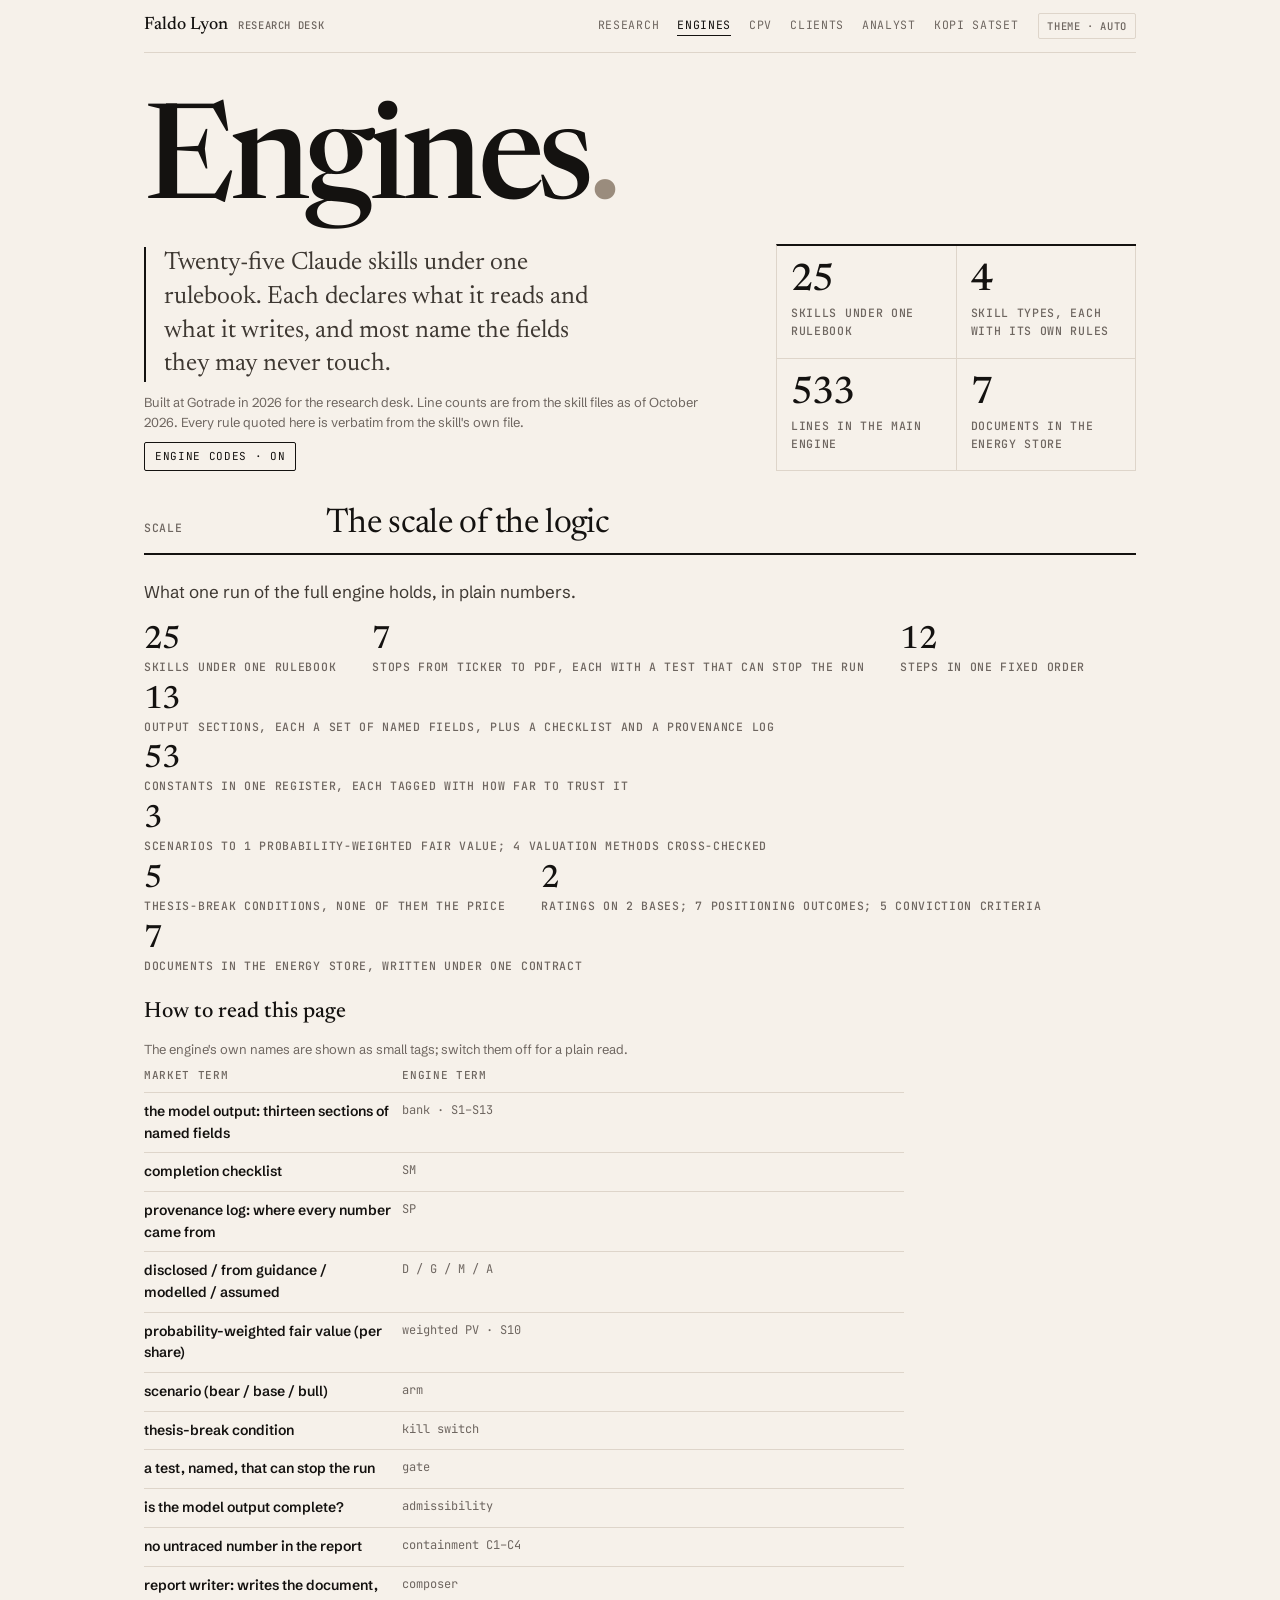
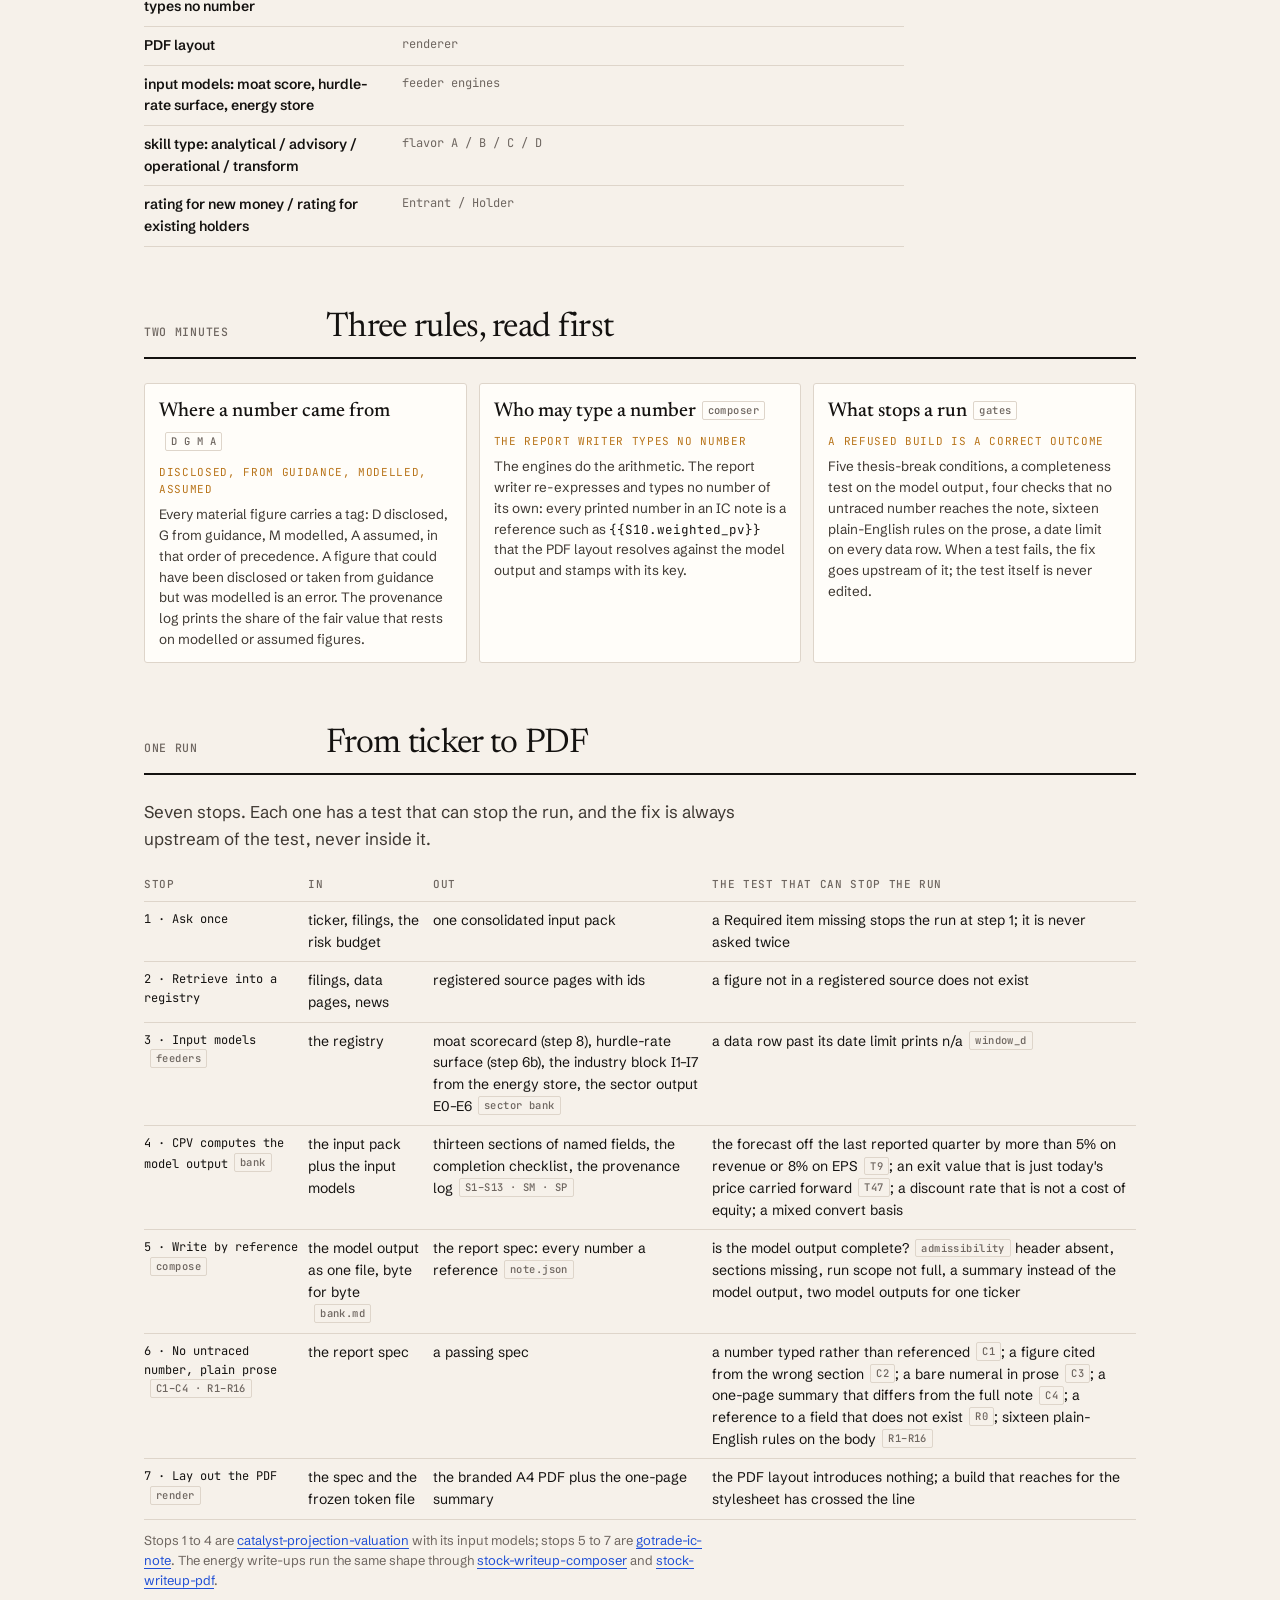
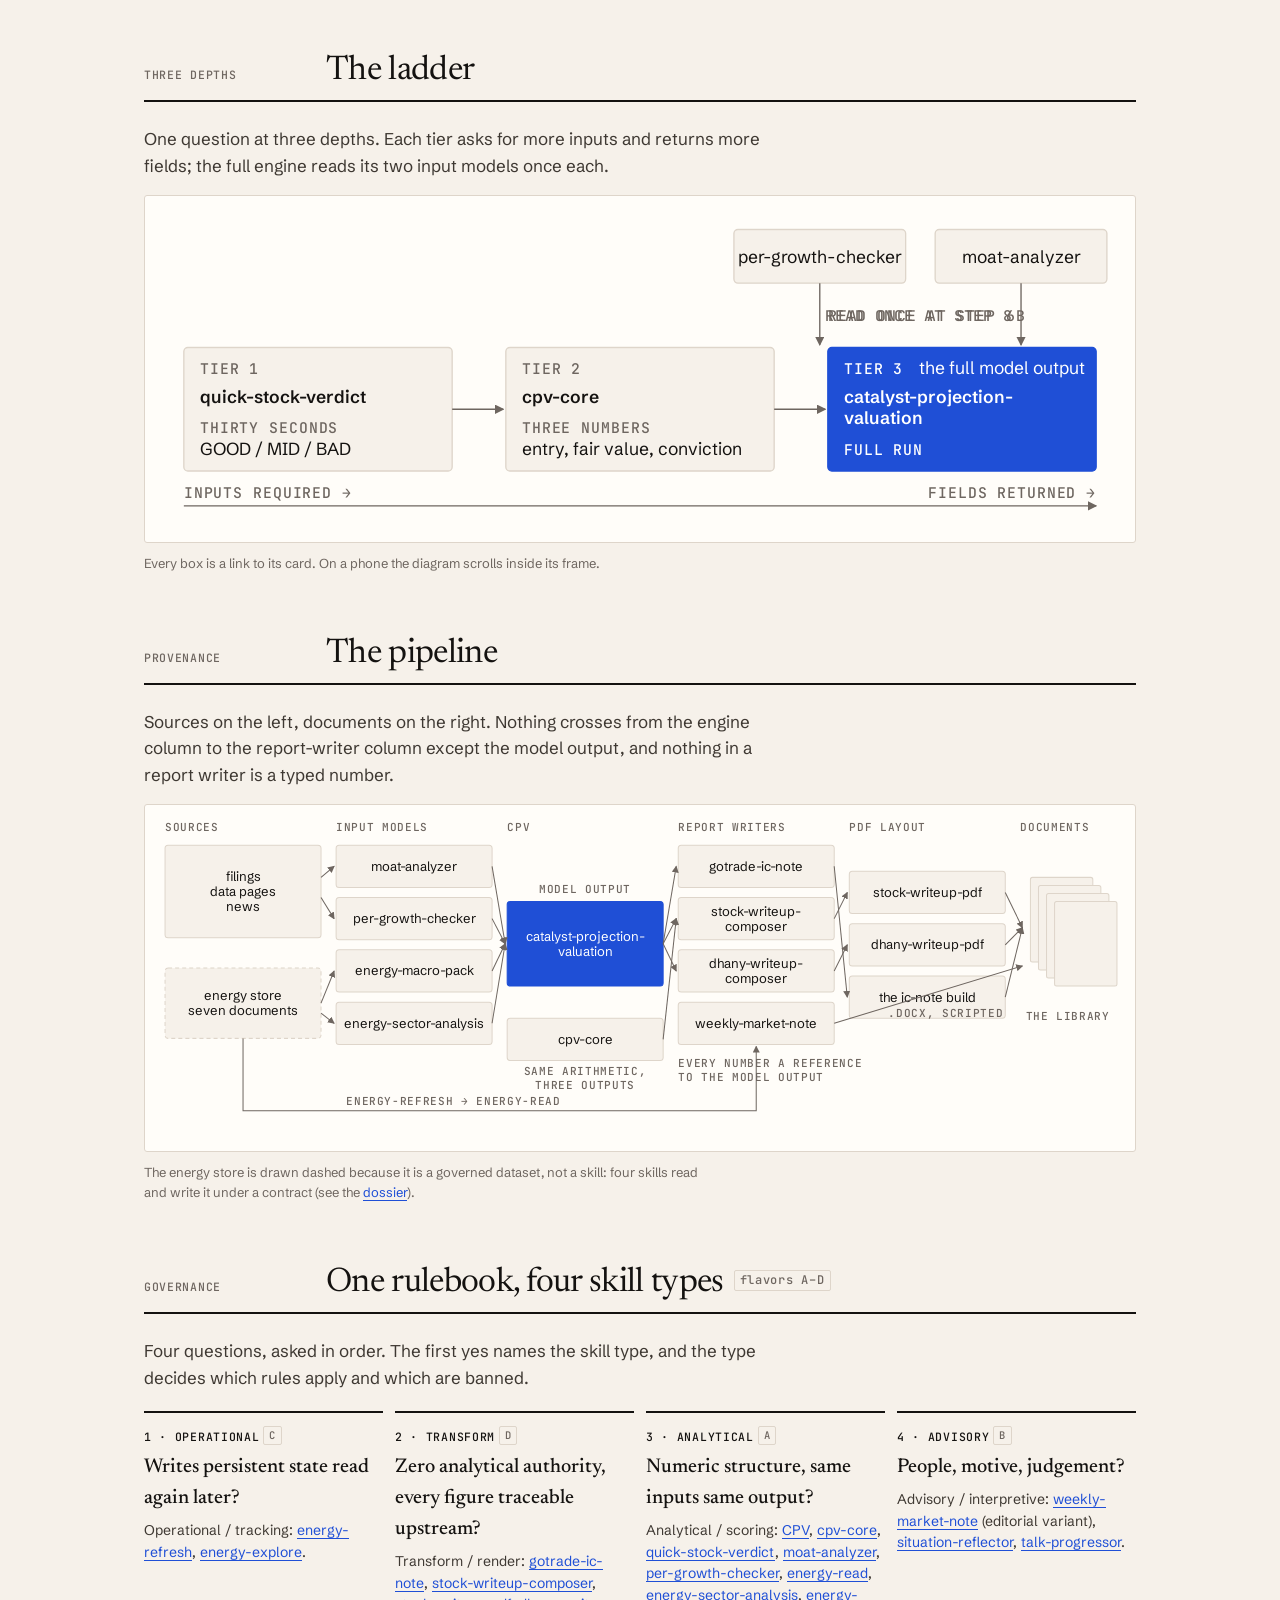
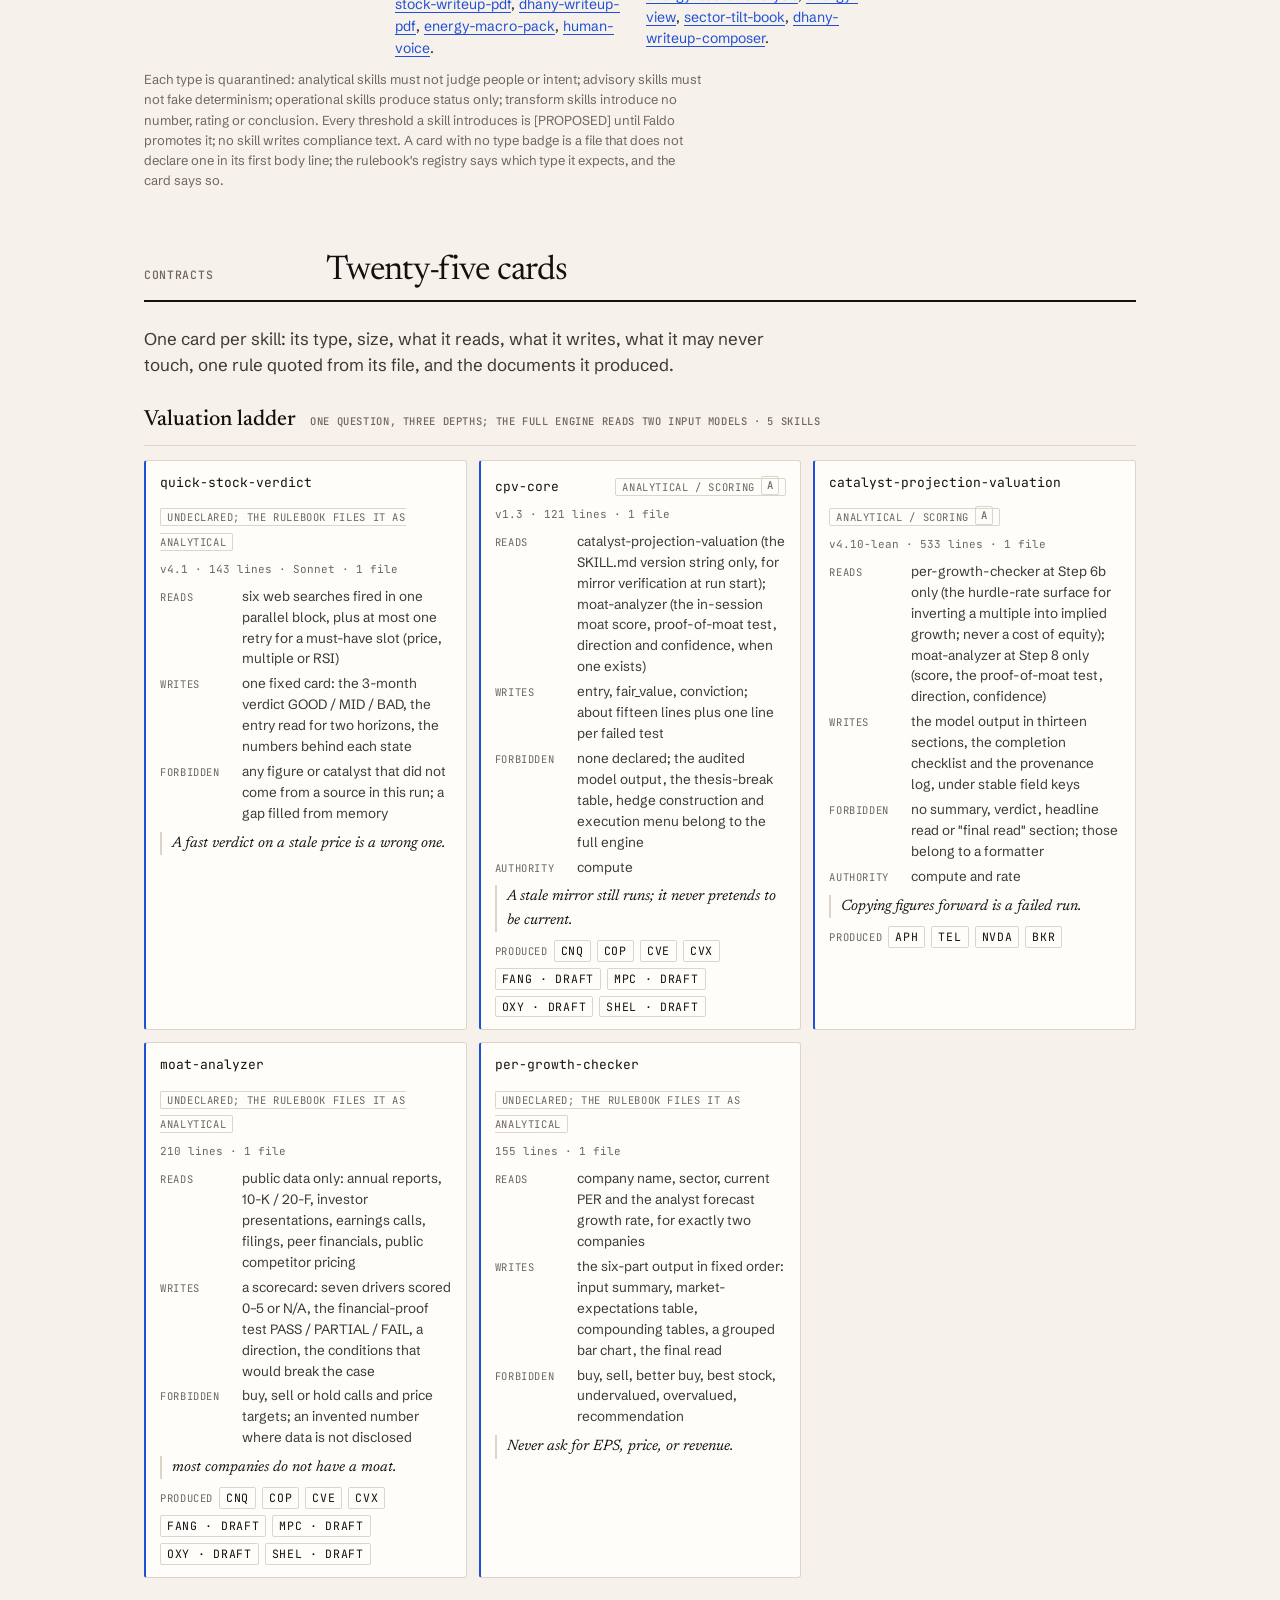
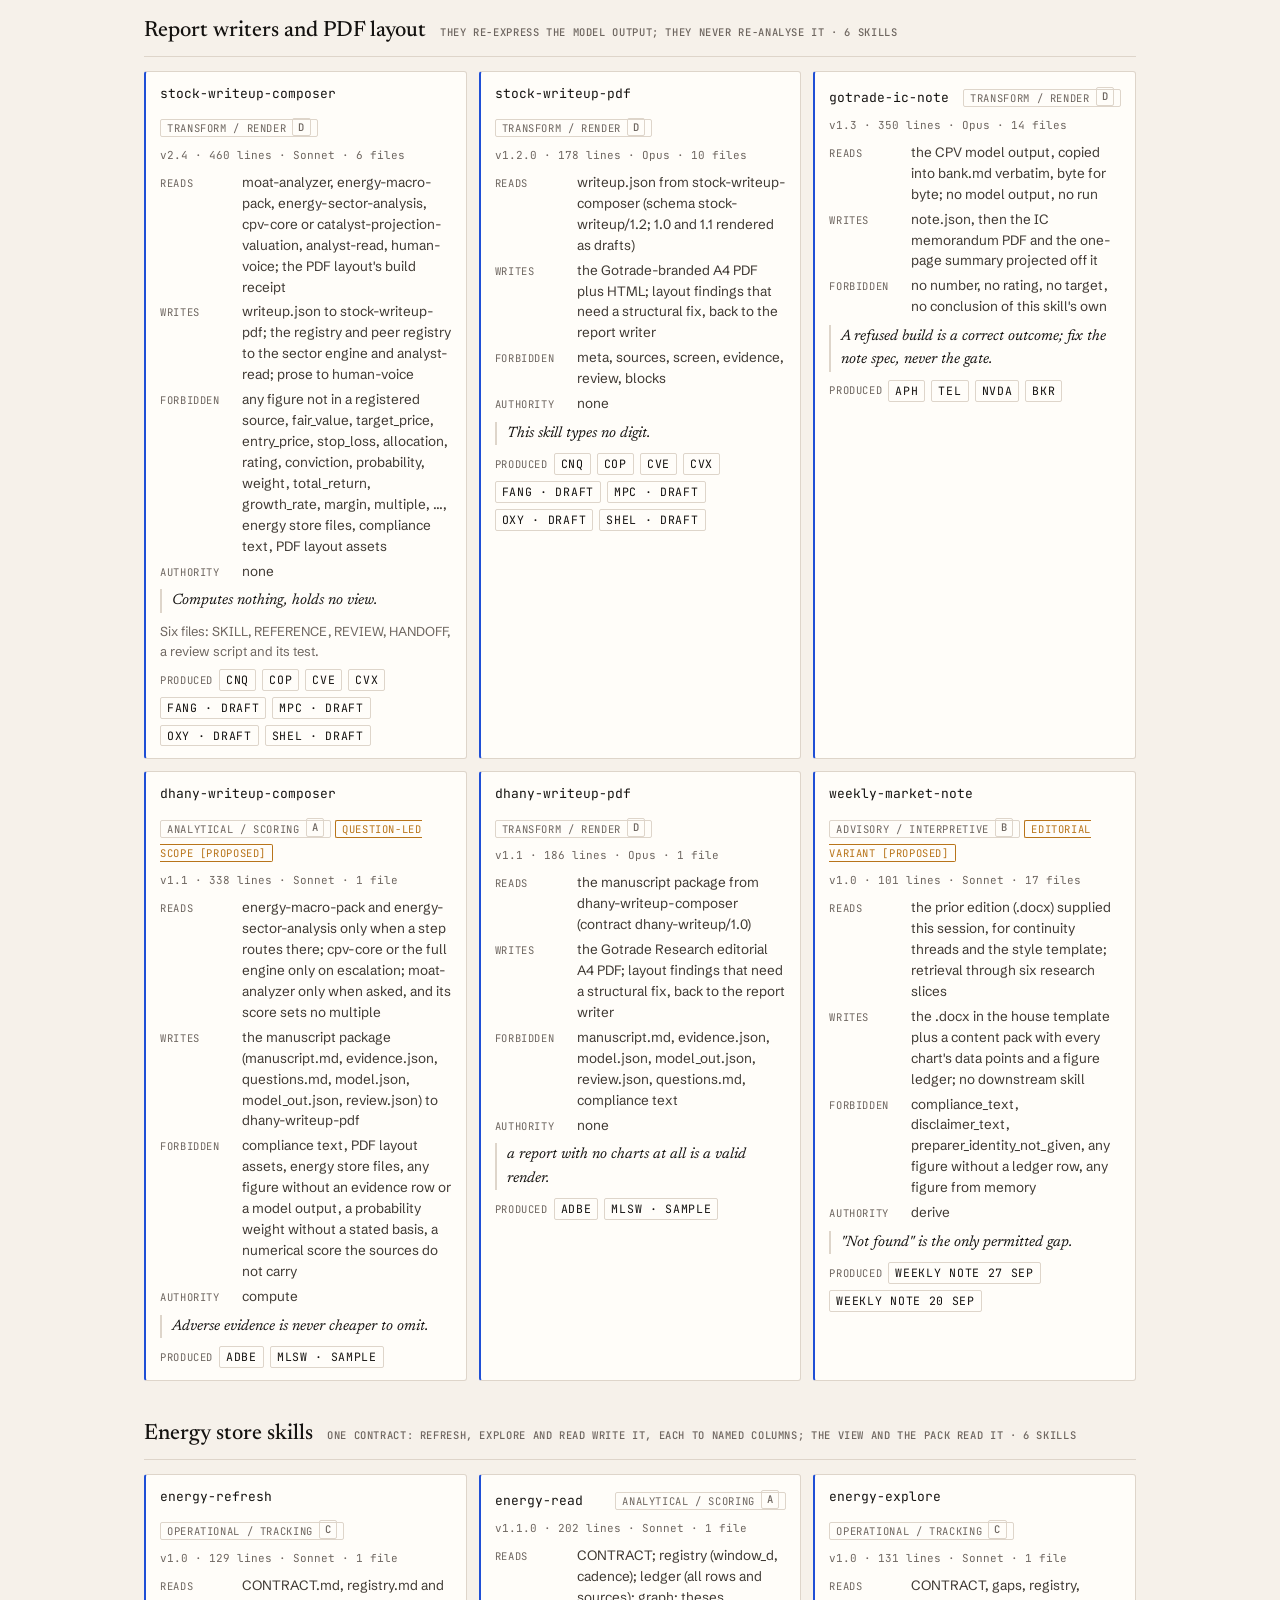
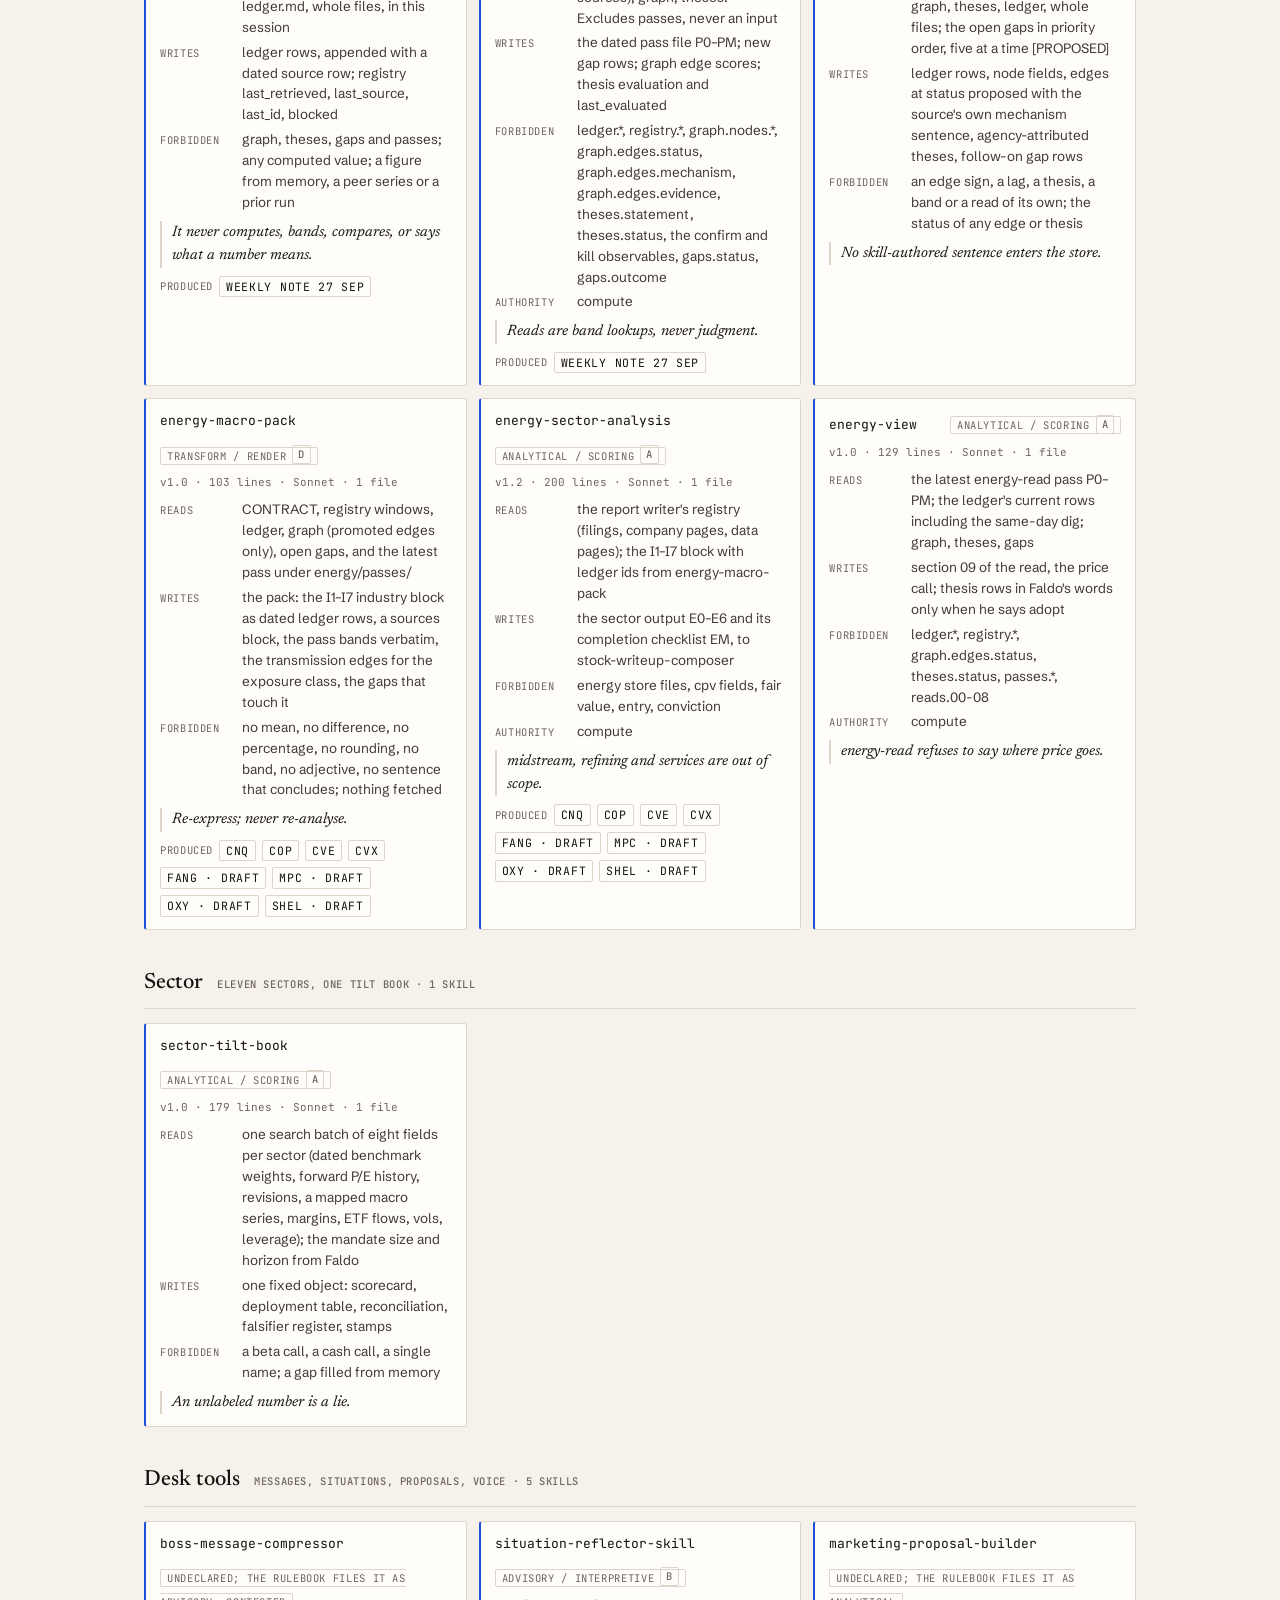
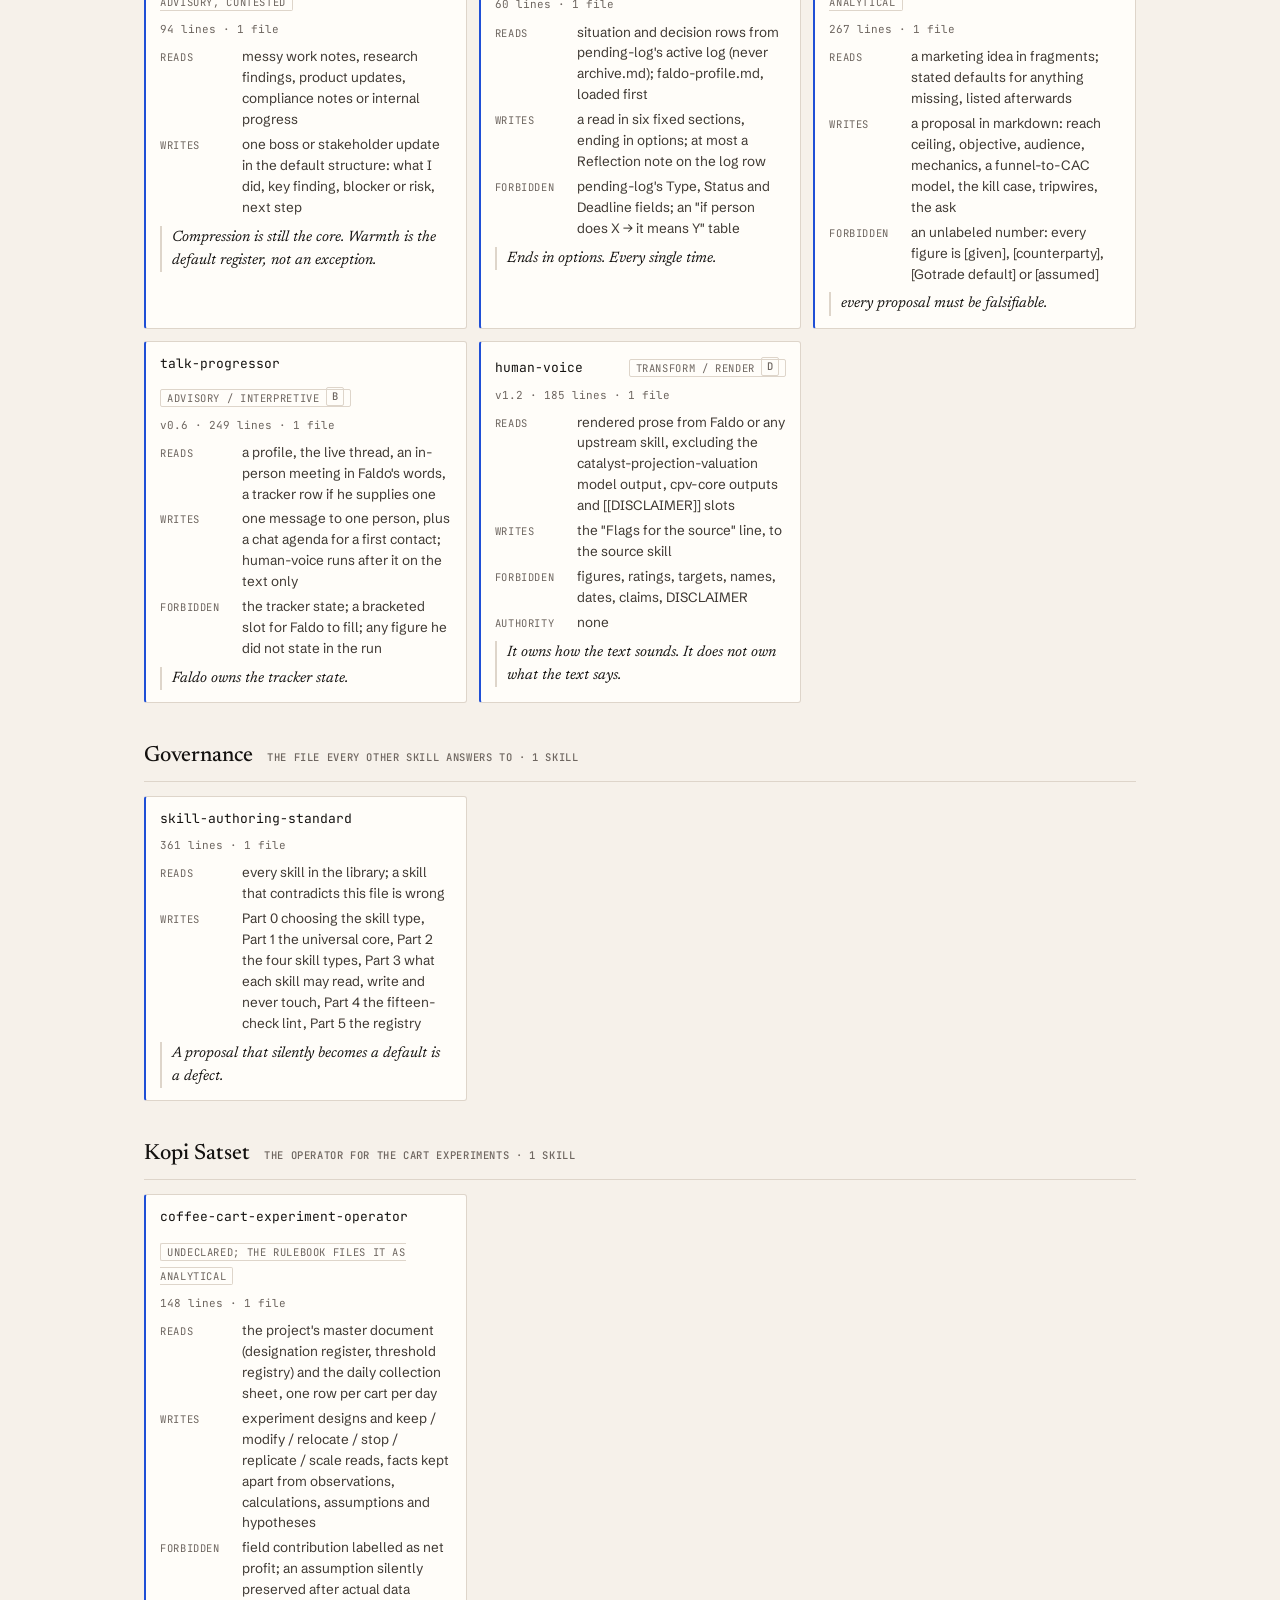
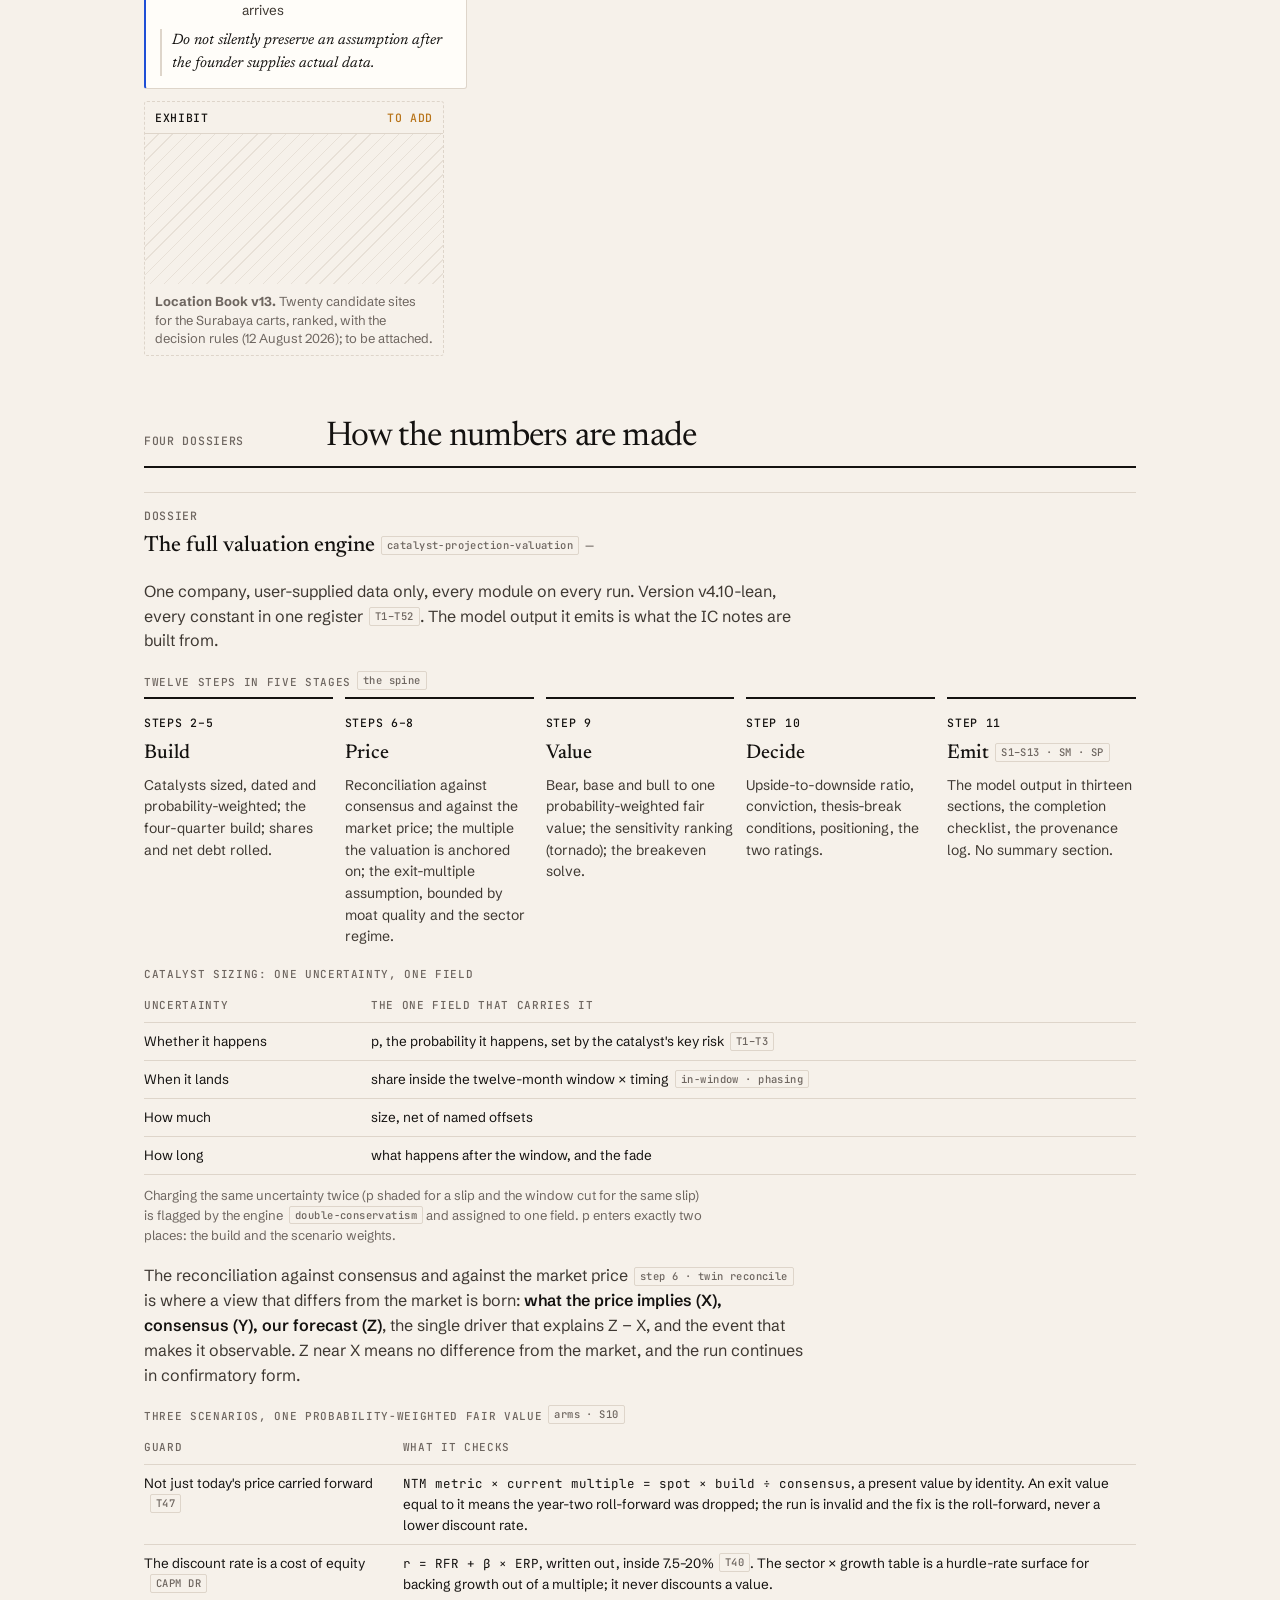
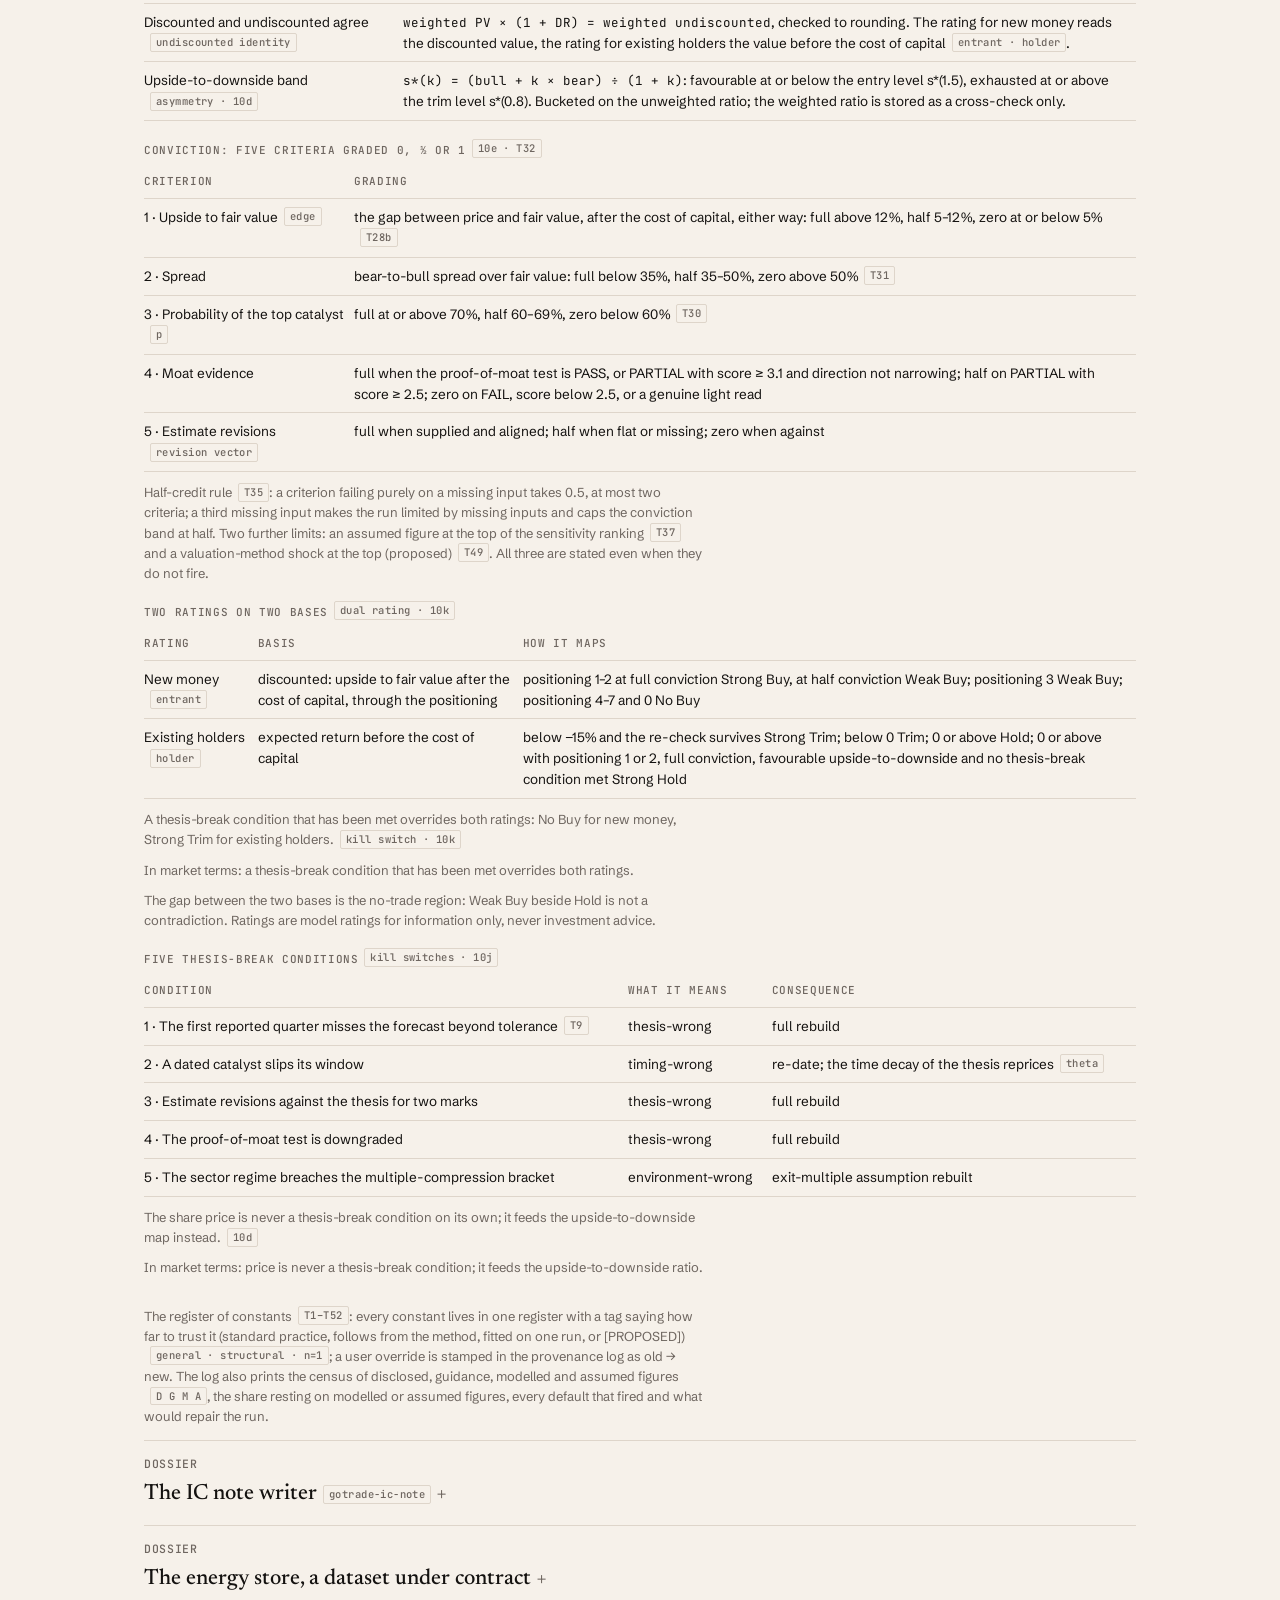
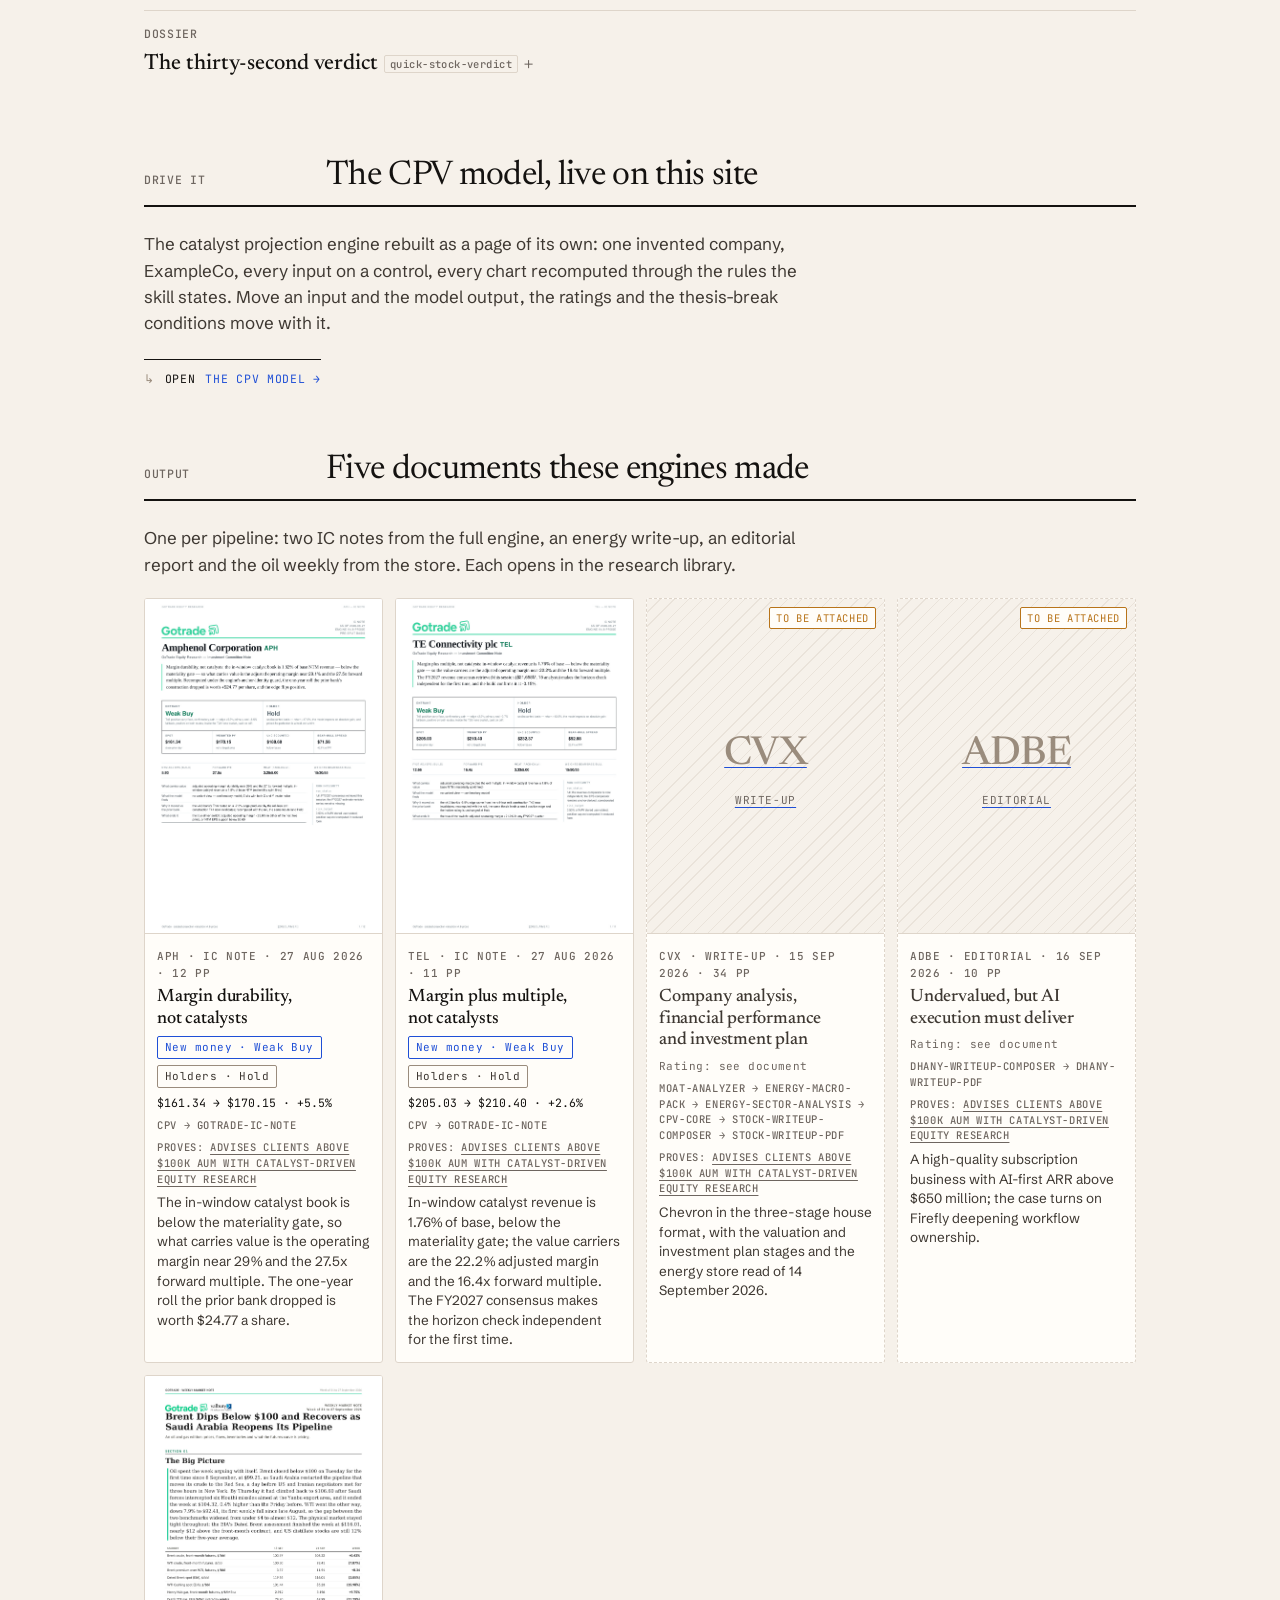
<file: engines.html>
<!doctype html>
<html lang="en">
<head>
<meta charset="utf-8">
<meta name="viewport" content="width=device-width, initial-scale=1, viewport-fit=cover">
<title>Engine Library</title>
<meta name="description" content="Twenty-five Claude skills Faldo Lyon built at Gotrade for the research desk. One rulebook, three valuation engines on a ladder, a ticker-to-PDF pipeline whose tests can stop a bad build, a card per skill saying what it reads, writes and may never touch, four dossiers and the CPV model you can drive.">
<!-- HEAD v1 start -->
<script>(function(){try{var t=localStorage.getItem('fl-theme');if(t==='dark'||t==='light'){document.documentElement.setAttribute('data-theme',t);}}catch(e){}})();</script>
<link rel="icon" href="data:,">
<link rel="stylesheet" href="https://fonts.googleapis.com/css2?family=Newsreader:ital,opsz,wght@0,6..72,400;0,6..72,500;0,6..72,600;1,6..72,400;1,6..72,500&family=Schibsted+Grotesk:ital,wght@0,400;0,500;0,600;0,700;1,400&family=JetBrains+Mono:wght@400;500;600&display=swap">
<!-- HEAD v1 end -->
<style>
/* BASE v1 start */
:root {
  --paper: #F6F1EA; --surface: #FFFDF9; --ink: #141210; --ink-2: #3E3832; --muted: #6E6660; --line: #DED5CA; --line-strong: #141210;
  --accent: #1F4FD6; --accent-ink: #FFFFFF; --bench: #9A8C7D; --flag: #B8741A; --tint: #EFE6DA;
  --serif: "Newsreader", "Iowan Old Style", Georgia, serif; --sans: "Schibsted Grotesk", "Helvetica Neue", Arial, sans-serif; --mono: "JetBrains Mono", "SFMono-Regular", Menlo, Consolas, monospace;
}
@media (prefers-color-scheme: dark) { :root:not([data-theme="light"]) { color-scheme: dark; --paper: #15120F; --surface: #1D1915; --ink: #F1EBE3; --ink-2: #CFC6BB; --muted: #9B9187; --line: #332C26; --line-strong: #F1EBE3; --accent: #8DB0FF; --accent-ink: #0B1220; --bench: #7A6E63; --flag: #E0A04A; --tint: #27211B; } }
:root[data-theme="dark"] { color-scheme: dark; --paper: #15120F; --surface: #1D1915; --ink: #F1EBE3; --ink-2: #CFC6BB; --muted: #9B9187; --line: #332C26; --line-strong: #F1EBE3; --accent: #8DB0FF; --accent-ink: #0B1220; --bench: #7A6E63; --flag: #E0A04A; --tint: #27211B; }

* { box-sizing: border-box; }
html { scroll-padding-top: 72px; }
body { margin: 0; background: var(--paper); color: var(--ink); font-family: var(--sans); font-size: 16px; line-height: 1.55; -webkit-font-smoothing: antialiased; }
a { color: var(--accent); text-decoration-thickness: 1px; text-underline-offset: 3px; }
a:focus-visible, button:focus-visible, input:focus-visible, select:focus-visible, summary:focus-visible { outline: 2px solid var(--flag); outline-offset: 3px; }
h1, h2, h3, h4 { margin: 0; text-wrap: balance; }
p { margin: 0; }
img { max-width: 100%; height: auto; }
table { border-collapse: collapse; }
button { font: inherit; color: inherit; }
.mono { font-family: var(--mono); font-size: 11.5px; letter-spacing: 0.06em; text-transform: uppercase; color: var(--muted); font-weight: 500; }
.num { font-variant-numeric: tabular-nums; }
.page { max-width: 1040px; margin: 0 auto; padding-inline: 24px; padding-block: 0 80px; }
.vh { position: absolute; width: 1px; height: 1px; overflow: hidden; clip: rect(0 0 0 0); white-space: nowrap; }

/* Site bar */
.bar { position: sticky; top: env(safe-area-inset-top, 0px); z-index: 5; background: var(--paper); border-bottom: 1px solid var(--line); display: flex; flex-wrap: wrap; align-items: center; gap: 10px 20px; padding-block: 12px; }
.bar .who { font-family: var(--serif); font-size: 18px; font-weight: 500; color: var(--ink); text-decoration: none; display: inline-flex; align-items: baseline; gap: 10px; }
.bar .who .desk { font-size: 10.5px; }
.bar nav { margin-left: auto; display: flex; gap: 18px; flex-wrap: wrap; }
.bar nav a { font-family: var(--mono); font-size: 11.5px; letter-spacing: 0.06em; text-transform: uppercase; color: var(--muted); text-decoration: none; }
.bar nav a:hover, .bar nav a[aria-current] { color: var(--ink); }
.bar nav a[aria-current] { border-bottom: 1px solid var(--ink); padding-bottom: 2px; }
.bar .theme { border: 1px solid var(--line); background: transparent; border-radius: 2px; padding: 4px 8px; cursor: pointer; color: var(--muted); font-size: 10.5px; }
.bar .theme:hover { color: var(--ink); border-color: var(--line-strong); }
.onpage { display: flex; flex-wrap: wrap; gap: 6px 18px; margin-bottom: 48px; font-family: var(--mono); font-size: 11.5px; letter-spacing: 0.06em; text-transform: uppercase; }
.onpage span { color: var(--muted); }
.onpage a { color: var(--muted); text-decoration: none; }
.onpage a:hover { color: var(--ink); }

/* Masthead */
.mast { padding-block: 56px 36px; display: grid; grid-template-columns: minmax(0, 1fr) 360px; gap: 40px; align-items: end; }
.mast.narrow { grid-template-columns: minmax(0, 1fr) 260px; }
.wordmark { font-family: var(--serif); font-weight: 500; font-size: clamp(64px, 11vw, 132px); line-height: 0.88; letter-spacing: -0.04em; }
.wordmark span { color: var(--bench); }
.wordmark em { font-style: italic; font-weight: 400; color: var(--accent); }
.mast .back { font-family: var(--mono); font-size: 11.5px; letter-spacing: 0.06em; text-transform: uppercase; display: inline-block; margin-bottom: 18px; }
.mast .thesis, .thesis { margin-top: 22px; font-family: var(--serif); font-size: clamp(20px, 2.4vw, 25px); line-height: 1.35; max-width: 34ch; color: var(--ink-2); border-left: 2px solid var(--line-strong); padding-left: 18px; }
.mast .role { font-family: var(--mono); font-size: 12px; color: var(--ink); margin-top: 18px; max-width: 60ch; line-height: 1.6; }
.mast figure { margin: 0; }
.mast figure img { width: 100%; height: auto; aspect-ratio: 4 / 5; object-fit: cover; display: block; border-radius: 2px; }
.mast figcaption { font-family: var(--mono); font-size: 11px; letter-spacing: 0.06em; text-transform: uppercase; color: var(--muted); margin-top: 8px; }
.sheet { border-top: 2px solid var(--line-strong); font-size: 13.5px; margin-top: 28px; }
.sheet > div { display: grid; grid-template-columns: 92px 1fr; gap: 12px; padding-block: 8px; border-bottom: 1px solid var(--line); }
.sheet > div > span:first-child { font-family: var(--mono); font-size: 11px; letter-spacing: 0.06em; text-transform: uppercase; color: var(--muted); padding-top: 2px; }
.sheet code { font-family: var(--mono); font-size: 12.5px; color: var(--ink); user-select: all; }
.copy { font: 500 10.5px var(--mono); letter-spacing: 0.05em; text-transform: uppercase; border: 0; background: transparent; color: var(--accent); cursor: pointer; padding: 0; margin-left: 8px; }
.tiles { display: grid; grid-template-columns: repeat(2, 1fr); border-top: 2px solid var(--line-strong); border-left: 1px solid var(--line); }
.tiles > div { padding: 16px 14px 18px; border-right: 1px solid var(--line); border-bottom: 1px solid var(--line); display: flex; flex-direction: column; gap: 4px; }
.tiles strong { font-family: var(--serif); font-size: 38px; font-weight: 500; line-height: 1; letter-spacing: -0.02em; }
.tiles.row4 { grid-template-columns: repeat(4, 1fr); }

.price { display: flex; align-items: baseline; gap: 14px; margin-top: 18px; border-left: 2px solid var(--line-strong); padding-left: 18px; }
.price strong { font-family: var(--serif); font-size: 56px; font-weight: 500; line-height: 1; letter-spacing: -0.02em; }
.price span { font-family: var(--mono); font-size: 13px; color: var(--muted); }

/* Figures tape */
.figures { display: grid; grid-template-columns: repeat(5, 1fr); border-top: 2px solid var(--line-strong); border-bottom: 1px solid var(--line); margin-bottom: 56px; }
.figures.four { grid-template-columns: repeat(4, 1fr); }
.figures > * { color: inherit; text-decoration: none; padding: 18px 18px 18px 0; border-left: 1px solid var(--line); padding-left: 18px; display: flex; flex-direction: column; gap: 4px; }
.figures > *:first-child { border-left: 0; padding-left: 0; }
.figures a:hover strong { color: var(--accent); }
.figures strong { font-family: var(--serif); font-size: 38px; font-weight: 500; line-height: 1; letter-spacing: -0.02em; }
.figures .mono { line-height: 1.35; }

/* Sections and text */
section { margin-bottom: 64px; }
section > header { display: grid; grid-template-columns: 150px minmax(0, 1fr); gap: 32px; align-items: baseline; padding-bottom: 12px; border-bottom: 2px solid var(--line-strong); margin-bottom: 24px; }
section > header h2 { font-family: var(--serif); font-size: 34px; font-weight: 400; letter-spacing: -0.02em; line-height: 1; }
.lede { font-size: 17px; color: var(--ink-2); max-width: 66ch; }
.lede b { color: var(--ink); font-weight: 600; }
.note { font-size: 13px; color: var(--muted); max-width: 70ch; margin-top: 10px; }
.grid2 { display: grid; grid-template-columns: repeat(2, minmax(0, 1fr)); gap: 32px; align-items: start; }
.block h3, h3.h { font-family: var(--serif); font-size: 22px; font-weight: 500; letter-spacing: -0.01em; margin-bottom: 10px; }
.stats { display: flex; flex-wrap: wrap; gap: 8px 36px; margin: 18px 0; }
.stats > div { display: flex; flex-direction: column; gap: 2px; }
.stats strong { font-family: var(--serif); font-size: 32px; font-weight: 500; line-height: 1; letter-spacing: -0.02em; }
.stats strong.up { color: var(--accent); }
.steps { display: grid; grid-template-columns: repeat(4, 1fr); gap: 12px; margin-top: 20px; }
.steps.five { grid-template-columns: repeat(5, 1fr); }
.step { border-top: 2px solid var(--line-strong); padding-top: 10px; }
.step .mono { color: var(--ink); }
.step strong { display: block; font-family: var(--serif); font-size: 20px; font-weight: 500; margin: 4px 0 6px; }
.step p { font-size: 14px; color: var(--ink-2); }
.t { width: 100%; font-size: 14px; }
.t th, .t td { text-align: left; padding: 8px 10px 8px 0; border-bottom: 1px solid var(--line); vertical-align: top; }
.t th { font-family: var(--mono); font-size: 11px; letter-spacing: 0.06em; text-transform: uppercase; color: var(--muted); font-weight: 500; }
.t th button { background: transparent; border: 0; padding: 0; font: inherit; color: inherit; letter-spacing: inherit; text-transform: inherit; cursor: pointer; }
.t th button:hover { color: var(--ink); }
.t td.n, .t th.n { text-align: right; font-variant-numeric: tabular-nums; }
.t td.m { font-family: var(--mono); font-size: 12px; }
.t tr.hi td { font-weight: 600; color: var(--ink); background: var(--tint); }
.t tr.sum td { border-top: 2px solid var(--line-strong); font-weight: 600; }
.tscroll { overflow-x: auto; }
.chart { margin-top: 8px; }
.chart .ttl { font-size: 13.5px; font-weight: 600; margin-bottom: 8px; }
.chart svg { width: 100%; height: auto; display: block; overflow: visible; }
.chart .src { font-size: 12.5px; color: var(--muted); margin-top: 8px; }
.bands { display: grid; grid-template-columns: repeat(3, 1fr); gap: 12px; margin-top: 16px; }
.band { border: 1px solid var(--line); background: var(--surface); padding: 12px 14px; border-radius: 3px; }
.band strong { display: block; font-family: var(--serif); font-size: 20px; font-weight: 500; }
.band .act { font-family: var(--mono); font-size: 11px; letter-spacing: 0.06em; text-transform: uppercase; color: var(--flag); margin-top: 6px; display: block; }
.band p { font-size: 13.5px; color: var(--ink-2); margin-top: 6px; }
.bullets { margin: 12px 0 0; padding-left: 18px; max-width: 64ch; display: flex; flex-direction: column; gap: 6px; font-size: 15px; color: var(--ink-2); }
.bullets li::marker { color: var(--accent); }
.tags { display: flex; flex-wrap: wrap; gap: 6px; margin-top: 14px; }
.tag { font-family: var(--mono); font-size: 11.5px; color: var(--ink); background: var(--surface); border: 1px solid var(--line); border-radius: 3px; padding: 2px 8px; text-decoration: none; }
.tag:hover { border-color: var(--line-strong); }
.more { display: inline-block; margin-top: 18px; font-family: var(--mono); font-size: 11.5px; letter-spacing: 0.06em; text-transform: uppercase; }
.more.big { display: flex; justify-content: space-between; align-items: center; gap: 16px; margin-top: 22px; padding: 14px 16px; border: 1px solid var(--line-strong); color: var(--ink); text-decoration: none; max-width: 760px; font-family: var(--serif); font-size: 19px; letter-spacing: 0; text-transform: none; }
.more.big span { font-family: var(--mono); font-size: 11.5px; letter-spacing: 0.06em; text-transform: uppercase; color: var(--accent); white-space: nowrap; }
.more.big:hover { background: var(--tint); }

/* Entries (experience ledger) */
.entry { display: grid; grid-template-columns: 150px minmax(0, 1fr); gap: 32px; padding-block: 30px; border-bottom: 1px solid var(--line); }
.entry > *, .claim > * { min-width: 0; }
.entry .side { display: flex; flex-direction: column; gap: 4px; }
.entry .side .when { font-family: var(--mono); font-size: 12px; color: var(--ink); }
.entry h3 { font-family: var(--serif); font-size: 26px; font-weight: 500; letter-spacing: -0.015em; line-height: 1.15; }
.entry .org { color: var(--muted); font-size: 14px; margin-top: 4px; }
.entry .what { margin-top: 14px; max-width: 62ch; font-size: 16px; color: var(--ink-2); }
.entry .what b { color: var(--ink); font-weight: 600; }

/* Photos */
.slides { display: grid; grid-template-columns: repeat(auto-fill, minmax(220px, 1fr)); gap: 12px; margin-top: 8px; }
.slides.portrait { grid-template-columns: repeat(auto-fill, minmax(160px, 1fr)); }
.slide { margin: 0; border: 1px solid var(--line); background: var(--surface); border-radius: 3px; overflow: hidden; cursor: zoom-in; padding: 0; text-align: left; font: inherit; color: inherit; display: block; width: 100%; }
.slide img { width: 100%; display: block; aspect-ratio: 16 / 9; object-fit: cover; }
.slides.portrait .slide img { aspect-ratio: 3 / 4; }
.slide span { display: block; padding: 6px 8px; font-family: var(--mono); font-size: 11px; letter-spacing: 0.06em; text-transform: uppercase; color: var(--muted); border-top: 1px solid var(--line); }
.wall { columns: 3; column-gap: 8px; margin-top: 8px; }
.wall figure { margin: 0 0 8px; break-inside: avoid; }
.wall img { width: 100%; display: block; border-radius: 2px; }
.wall figcaption { font-size: 12px; color: var(--muted); margin-top: 4px; }
.dl { display: flex; gap: 20px; flex-wrap: wrap; margin-bottom: 14px; font-size: 14px; }
.strip { display: grid; grid-template-columns: 2fr 1fr; gap: 8px; margin-top: 22px; max-width: 760px; }
.strip figure { margin: 0; }
.strip img { width: 100%; height: 100%; aspect-ratio: 3 / 2; object-fit: cover; display: block; border-radius: 2px; }
.strip figure.tall img { aspect-ratio: 3 / 4; }
.strip figcaption { font-size: 12.5px; color: var(--muted); margin-top: 6px; }
.sheet-row { display: grid; grid-template-columns: repeat(3, 1fr); gap: 8px; margin-top: 16px; max-width: 760px; }
.sheet-row figure { margin: 0; }
.sheet-row img { width: 100%; aspect-ratio: 3 / 4; object-fit: cover; display: block; border-radius: 2px; }
.sheet-row .wide img { aspect-ratio: 3 / 2; }
.sheet-row figcaption { font-family: var(--mono); font-size: 11px; letter-spacing: 0.06em; text-transform: uppercase; color: var(--muted); margin-top: 6px; line-height: 1.5; }

/* Exhibits */
.exhibits { margin-top: 20px; display: grid; grid-template-columns: repeat(auto-fill, minmax(230px, 1fr)); gap: 12px; max-width: 760px; }
.ex { border: 1px solid var(--line); background: var(--surface); border-radius: 3px; overflow: hidden; display: flex; flex-direction: column; margin: 0; }
.ex .lab { display: flex; justify-content: space-between; gap: 8px; padding: 7px 10px; border-bottom: 1px solid var(--line); }
.ex .lab .mono { color: var(--ink); }
.ex .lab .flag { color: var(--flag); }
.ex img { display: block; width: 100%; height: 150px; object-fit: cover; }
.ex .empty { height: 150px; background: repeating-linear-gradient(135deg, transparent 0 9px, var(--line) 9px 10px); opacity: 0.6; }
.ex .cap { padding: 8px 10px; font-size: 13px; color: var(--ink-2); line-height: 1.4; }
.ex.todo { border-style: dashed; background: transparent; }
.ex.todo .cap { color: var(--muted); }
.ex a, .ex button.slide { cursor: zoom-in; }

/* Stamps, banners, chips */
.stamp { display: inline-block; font-family: var(--mono); font-size: 10.5px; letter-spacing: 0.06em; text-transform: uppercase; color: var(--flag); border: 1px solid var(--flag); padding: 2px 6px; border-radius: 2px; background: var(--surface); white-space: nowrap; }
.banner { display: flex; align-items: center; gap: 12px; flex-wrap: wrap; background: var(--tint); border: 1px solid var(--line); padding: 10px 14px; font-size: 13.5px; color: var(--ink-2); margin-bottom: 24px; }
.tk { display: inline-block; font-family: var(--mono); font-size: 11.5px; letter-spacing: 0.06em; text-transform: uppercase; border: 1px solid var(--line); padding: 1px 6px; border-radius: 2px; color: var(--ink); text-decoration: none; }
a.tk:hover { color: var(--accent); border-color: var(--accent); }
.rating { display: flex; flex-wrap: wrap; align-items: center; gap: 6px; }
.chip { display: inline-block; font-family: var(--mono); font-size: 11px; letter-spacing: 0.04em; padding: 2px 7px; border-radius: 2px; border: 1px solid var(--bench); color: var(--ink-2); white-space: nowrap; }
.chip.ent { border-color: var(--accent); color: var(--accent); }
.rating .px { font-family: var(--mono); font-size: 11.5px; color: var(--ink); }
.rating .none { font-family: var(--mono); font-size: 11px; letter-spacing: 0.04em; color: var(--muted); }

/* Document cards */
.shelf { display: grid; grid-template-columns: repeat(auto-fill, minmax(200px, 1fr)); gap: 12px; }
.doc { background: var(--surface); border: 1px solid var(--line); border-radius: 3px; overflow: hidden; padding: 0 0 12px; display: flex; flex-direction: column; gap: 6px; position: relative; }
.doc .doc-open { display: block; width: 100%; border: 0; padding: 0; background: transparent; cursor: pointer; text-align: left; position: relative; }
.doc .doc-open[aria-disabled="true"] { cursor: default; }
.doc .cover { display: block; aspect-ratio: 1 / 1.414; background: #FFFFFF; border-bottom: 1px solid var(--line); overflow: hidden; position: relative; }
.doc .cover img { width: 100%; height: 100%; object-fit: cover; object-position: top; display: block; }
.doc .cover.empty { background: var(--paper); display: flex; flex-direction: column; align-items: center; justify-content: center; gap: 6px; }
.doc .cover.empty::before { content: ""; position: absolute; inset: 0; background: repeating-linear-gradient(135deg, transparent 0 9px, var(--line) 9px 10px); opacity: 0.5; }
.doc .cover.empty b { position: relative; font-family: var(--serif); font-weight: 500; font-size: 40px; color: var(--bench); letter-spacing: -0.02em; }
.doc .cover.empty i { position: relative; font-style: normal; font-family: var(--mono); font-size: 11px; letter-spacing: 0.06em; text-transform: uppercase; color: var(--muted); }
.doc .cover .stamp { position: absolute; top: 8px; right: 8px; }
.doc .meta { padding: 8px 12px 0; font-size: 11px; line-height: 1.5; }
.doc .ttl { font-family: var(--serif); font-size: 18px; font-weight: 500; line-height: 1.2; padding: 0 12px; letter-spacing: -0.01em; }
.doc .ttl a { color: var(--ink); text-decoration: none; }
.doc .ttl a:hover { color: var(--accent); }
.doc .rating { padding: 0 12px; }
.doc .lineage, .doc .proves { padding: 0 12px; font-size: 10.5px; line-height: 1.5; }
.doc .proves a { color: var(--muted); }
.doc .proves a:hover { color: var(--ink); }
.doc .thesis { padding: 0 12px; margin: 0; font-family: var(--sans); font-size: 13.5px; color: var(--ink-2); border: 0; max-width: none; line-height: 1.45; }
.doc.slot { border-style: dashed; }
.doc.slot .ttl a { color: var(--ink-2); }

/* Library layout */
.lib { display: grid; grid-template-columns: 200px minmax(0, 1fr); gap: 32px; align-items: start; }
.rail { position: sticky; top: 64px; display: flex; flex-direction: column; gap: 18px; font-size: 13.5px; }
.rail .grp { display: flex; flex-direction: column; gap: 4px; }
.rail .grp .mono { margin-bottom: 4px; }
.rail label { display: flex; gap: 8px; align-items: center; cursor: pointer; }
.rail input[type="checkbox"] { accent-color: var(--accent); margin: 0; }
.rail select, .search input { font: inherit; font-size: 14px; color: var(--ink); background: var(--surface); border: 1px solid var(--line); border-radius: 2px; padding: 8px 10px; }
.rail .count { font-family: var(--mono); font-size: 11px; letter-spacing: 0.06em; text-transform: uppercase; color: var(--muted); }
.rail .clear { font-family: var(--mono); font-size: 11px; letter-spacing: 0.06em; text-transform: uppercase; }
.railscroll { display: none; }
.search { margin-top: 18px; max-width: 420px; }
.search input { width: 100%; font-family: var(--mono); font-size: 13px; }
.search input::placeholder { font-family: var(--mono); font-size: 11.5px; letter-spacing: 0.04em; text-transform: uppercase; color: var(--muted); }
.views { display: inline-flex; gap: 0; margin-top: 14px; border: 1px solid var(--line); border-radius: 2px; overflow: hidden; }
.views button { border: 0; background: transparent; padding: 6px 12px; cursor: pointer; font-family: var(--mono); font-size: 11px; letter-spacing: 0.06em; text-transform: uppercase; color: var(--muted); }
.views button[aria-pressed="true"] { background: var(--tint); color: var(--ink); }
.series { margin-bottom: 36px; }
.series > h3 { display: flex; align-items: baseline; gap: 14px; flex-wrap: wrap; padding-bottom: 8px; border-bottom: 1px solid var(--line); margin-bottom: 14px; font-family: var(--serif); font-size: 22px; font-weight: 500; }
.series > h3 .mono { font-size: 10.5px; }
.catalogue { margin-top: 24px; font-size: 13.5px; }
.catalogue summary { cursor: pointer; font-family: var(--mono); font-size: 11.5px; letter-spacing: 0.06em; text-transform: uppercase; color: var(--muted); }
.catalogue ul { padding-left: 18px; }
.catalogue li { margin: 4px 0; }

/* Document pane */
.pane-back { position: fixed; inset: 0; background: rgba(0, 0, 0, 0.35); z-index: 20; display: none; }
.pane { position: fixed; top: 0; right: 0; bottom: 0; width: 480px; max-width: 100vw; background: var(--surface); border-left: 1px solid var(--line); z-index: 21; overflow-y: auto; padding: 16px 20px 40px; transform: translateX(100%); display: none; }
.pane.open, .pane-back.open { display: block; }
.pane.open { transform: none; }
.pane .pane-ctl { display: flex; justify-content: space-between; align-items: center; gap: 10px; margin-bottom: 14px; }
.pane .pane-ctl button { border: 1px solid var(--line); background: transparent; border-radius: 2px; padding: 5px 10px; cursor: pointer; font-family: var(--mono); font-size: 11px; letter-spacing: 0.06em; text-transform: uppercase; color: var(--muted); }
.pane .pane-ctl button:hover { color: var(--ink); border-color: var(--line-strong); }
.pane .cover { display: block; max-height: 48vh; background: #FFFFFF; border: 1px solid var(--line); overflow: hidden; }
.pane .cover img { width: 100%; height: auto; max-height: 48vh; object-fit: contain; object-position: top; display: block; }
.pane .cover.empty { aspect-ratio: 1.414 / 1; background: var(--paper); display: flex; align-items: center; justify-content: center; gap: 10px; position: relative; }
.pane .cover.empty::before { content: ""; position: absolute; inset: 0; background: repeating-linear-gradient(135deg, transparent 0 9px, var(--line) 9px 10px); opacity: 0.5; }
.pane .cover.empty b { position: relative; font-family: var(--serif); font-weight: 500; font-size: 40px; color: var(--bench); }
.pane .cover.empty i { position: relative; font-style: normal; font-family: var(--mono); font-size: 11px; letter-spacing: 0.06em; text-transform: uppercase; color: var(--muted); }
.pane h2 { font-family: var(--serif); font-size: 24px; font-weight: 500; line-height: 1.2; margin-top: 10px; letter-spacing: -0.01em; }
.pane .meta { margin-top: 12px; }
.pane .byline { font-size: 13px; color: var(--muted); margin-top: 6px; }
.pane .call { border-top: 2px solid var(--line-strong); margin-top: 14px; padding-top: 12px; display: flex; flex-direction: column; gap: 8px; }
.pane .call p { font-size: 14.5px; color: var(--ink-2); }
.pane .status { font-size: 13px; color: var(--flag); margin-top: 10px; }
.pane .lineage, .pane .proves { margin-top: 10px; font-size: 11px; line-height: 1.8; }
.pane .actions { display: flex; flex-wrap: wrap; gap: 10px; margin-top: 16px; }
.pane .actions a, .pane .actions span { font-family: var(--mono); font-size: 11.5px; letter-spacing: 0.06em; text-transform: uppercase; border: 1px solid var(--line-strong); color: var(--ink); text-decoration: none; padding: 7px 10px; border-radius: 2px; }
.pane .actions a:hover { background: var(--tint); }
.pane .actions span { color: var(--muted); border-color: var(--line); }
.pane .pages { margin-top: 18px; }
.pane .pages .slides.portrait { grid-template-columns: repeat(auto-fill, minmax(120px, 1fr)); }
body.pane-open { overflow: hidden; }

/* Engines */
.eng { background: var(--surface); border: 1px solid var(--line); border-left: 2px solid var(--accent); border-radius: 3px; padding: 12px 14px; display: flex; flex-direction: column; gap: 8px; }
.eng .head { display: flex; justify-content: space-between; align-items: baseline; gap: 10px; flex-wrap: wrap; }
.eng .name { font-family: var(--mono); font-size: 13px; color: var(--ink); }
.eng .flavor { font-family: var(--mono); font-size: 10.5px; letter-spacing: 0.06em; text-transform: uppercase; border: 1px solid var(--line); padding: 1px 6px; border-radius: 2px; color: var(--muted); }
.eng .size { font-family: var(--mono); font-size: 11px; color: var(--muted); }
.eng .kv { display: grid; grid-template-columns: 72px minmax(0, 1fr); gap: 4px 10px; font-size: 13.5px; color: var(--ink-2); }
.eng .kv .k { font-family: var(--mono); font-size: 10.5px; letter-spacing: 0.06em; text-transform: uppercase; color: var(--muted); padding-top: 3px; }
.eng .rule { font-family: var(--serif); font-style: italic; font-size: 15px; color: var(--ink); border-left: 2px solid var(--line); padding-left: 10px; }
.eng .produced { display: flex; flex-wrap: wrap; gap: 6px; align-items: center; }
.engs { display: grid; grid-template-columns: repeat(auto-fill, minmax(300px, 1fr)); gap: 12px; }
details.dossier { border-top: 1px solid var(--line); padding: 14px 0; }
details.dossier summary { cursor: pointer; list-style: none; display: flex; flex-direction: column; gap: 4px; }
details.dossier summary::-webkit-details-marker { display: none; }
details.dossier summary h3 { font-family: var(--serif); font-size: 22px; font-weight: 500; }
details.dossier summary h3::after { content: " +"; color: var(--muted); }
details.dossier[open] summary h3::after { content: " −"; }
details.dossier .body { margin-top: 16px; display: flex; flex-direction: column; gap: 18px; }
.diagram { overflow-x: auto; border: 1px solid var(--line); background: var(--surface); border-radius: 3px; padding: 12px; margin-top: 16px; }
.diagram svg { min-width: 640px; width: 100%; height: auto; display: block; }
.diagram .node { fill: var(--paper); stroke: var(--line); }
.diagram .hub { fill: var(--accent); stroke: var(--accent); }
.diagram .store { fill: var(--paper); stroke: var(--line); stroke-dasharray: 4 3; }
.diagram .edge { stroke: var(--muted); fill: none; stroke-width: 1; }
.diagram text { fill: var(--ink); font-family: var(--sans); font-size: 13px; }
.diagram text.mono { fill: var(--muted); font-family: var(--mono); font-size: 11px; letter-spacing: 0.06em; text-transform: uppercase; }
.diagram .hub + text, .diagram text.on { fill: var(--accent-ink); }
.diagram a { cursor: pointer; }
.frame { aspect-ratio: 16 / 10; border: 1px solid var(--line); background: var(--surface); border-radius: 3px; overflow: hidden; margin-top: 14px; }
.frame iframe { width: 100%; height: 100%; border: 0; display: block; }

/* Claims (CV line + evidence), ventures, certificates */
.claim { display: grid; grid-template-columns: 150px minmax(0, 1fr); gap: 32px; padding-block: 28px; border-bottom: 1px solid var(--line); }
.claim blockquote { margin: 0; font-family: var(--serif); font-size: 19px; line-height: 1.4; color: var(--ink); max-width: 60ch; }
.claim blockquote p + p { margin-top: 6px; }
.ventures { display: grid; grid-template-columns: repeat(3, 1fr); gap: 12px; margin-top: 16px; }
.venture { border: 1px solid var(--line); background: var(--surface); border-radius: 3px; overflow: hidden; display: flex; flex-direction: column; }
.venture img { width: 100%; aspect-ratio: 3 / 2; object-fit: cover; display: block; }
.venture .vbody { padding: 12px 14px 14px; display: flex; flex-direction: column; gap: 6px; }
.venture h3 { font-family: var(--serif); font-size: 22px; font-weight: 500; }
.venture p { font-size: 14px; color: var(--ink-2); }
.venture .stats { margin: 8px 0 0; gap: 6px 22px; }
.venture .stats strong { font-size: 26px; }
.venture .more { margin-top: 10px; }
.certs .fam { display: flex; flex-wrap: wrap; gap: 6px; margin: 16px 0 12px; }
.certs .fam button { border: 1px solid var(--line); background: transparent; border-radius: 2px; padding: 3px 9px; cursor: pointer; font-family: var(--mono); font-size: 11px; letter-spacing: 0.06em; text-transform: uppercase; color: var(--muted); }
.certs .fam button[aria-pressed="true"] { background: var(--tint); color: var(--ink); border-color: var(--line-strong); }
.certs .slides { grid-template-columns: repeat(6, 1fr); }
.certs .slide img { aspect-ratio: 4 / 3; }
.certs .showall { margin-top: 12px; border: 1px solid var(--line-strong); background: transparent; border-radius: 2px; padding: 7px 12px; cursor: pointer; font-family: var(--mono); font-size: 11px; letter-spacing: 0.06em; text-transform: uppercase; color: var(--ink); }
.thumb { width: 56px; height: 56px; object-fit: cover; border: 1px solid var(--line); border-radius: 2px; display: inline-block; vertical-align: middle; margin-right: 4px; cursor: zoom-in; }

/* Lightbox */
dialog#lb { border: 0; padding: 0; background: transparent; max-width: min(96vw, 1200px); }
dialog#lb::backdrop { background: rgba(0, 0, 0, 0.85); }
dialog#lb img { max-width: 96vw; max-height: 86vh; display: block; border-radius: 2px; margin: 0 auto; }
dialog#lb .ctl { display: flex; justify-content: space-between; align-items: center; gap: 10px; margin-top: 10px; color: #fff; font-family: var(--mono); font-size: 12px; letter-spacing: 0.06em; text-transform: uppercase; }
dialog#lb button { font: inherit; color: #fff; background: transparent; border: 1px solid rgba(255, 255, 255, 0.5); padding: 6px 12px; cursor: pointer; border-radius: 2px; }

/* Promoted from the page builds */
.doc .cover .stamp + .stamp { top: 32px; }
.ledger .t { min-width: 860px; }
.ledger .t th, .ledger .t td { white-space: nowrap; }
.ledger .t td.tt { white-space: normal; min-width: 240px; }
.ledger .t th.on button { color: var(--ink); }
.pane button.cover { width: 100%; padding: 0; cursor: zoom-in; text-align: left; border: 1px solid var(--line); }
.exhibits { align-items: start; }
.certs .slide[hidden], .certs .showall[hidden] { display: none; }
.t .flag { color: var(--flag); }
.cov { min-width: 820px; }
.cov.macro { min-width: 560px; }
.cov .rating { flex-wrap: wrap; }
.cov .stamp { white-space: nowrap; }
.cov td .stamp { display: block; width: fit-content; max-width: 150px; white-space: normal; line-height: 1.3; margin: 0 0 4px; }
.cov td.num { white-space: nowrap; }
.band strong a { color: inherit; text-decoration: none; }
.band strong a:hover { color: var(--accent); }
.claim .chips { display: flex; flex-wrap: wrap; gap: 6px; margin-top: 14px; }
.claim > div > .stats { margin-top: 16px; }
.sheet-row a, .strip figure a { display: block; }
.venture .side { display: block; margin-top: -2px; }
.eng .note { font-size: 13px; color: var(--muted); margin: 0; max-width: none; }
.eng .produced .k { font-family: var(--mono); font-size: 10.5px; letter-spacing: 0.06em; text-transform: uppercase; color: var(--muted); }
.eng .flavor.prop { color: var(--flag); border-color: var(--flag); }
.dossier .body h4 { font-family: var(--mono); font-size: 11px; letter-spacing: 0.06em; text-transform: uppercase; color: var(--muted); font-weight: 500; margin-bottom: 6px; }
.formula { font-family: var(--mono); font-size: 12.5px; color: var(--ink); }
.dossier .body .line { font-family: var(--serif); font-size: 17px; font-style: italic; color: var(--ink); max-width: 60ch; }
.frame .fallback { display: none; }
.frame.failed { aspect-ratio: auto; border: 0; background: transparent; }
.frame.failed iframe { display: none; }
.frame.failed .fallback { display: block; }

/* Claim plates: a claim set beside its evidence, with a source line */
.plate { padding-block: 72px 64px; border-top: 1px solid var(--line); margin: 0; }
.plate:first-of-type { border-top: 0; }
.plate .idx { font-family: var(--mono); font-size: 11.5px; letter-spacing: 0.06em; text-transform: uppercase; color: var(--muted); display: flex; align-items: center; gap: 12px; margin-bottom: 28px; }
.plate .idx::after { content: ""; flex: 1; height: 1px; background: var(--line); }
.claim-x { font-family: var(--serif); font-weight: 400; font-size: clamp(36px, 5.2vw, 68px); line-height: 1.02; letter-spacing: -0.03em; max-width: 16ch; text-wrap: balance; }
.claim-x .num { font-weight: 500; font-variant-numeric: tabular-nums; }
.claim-x em { font-style: italic; color: var(--accent); }
.claim-x .arrow { color: var(--bench); font-weight: 400; }
.sub { margin-top: 20px; font-family: var(--serif); font-size: clamp(18px, 2vw, 22px); line-height: 1.4; color: var(--ink-2); max-width: 40ch; }
.sub b { color: var(--ink); font-weight: 500; }
.srcline { display: inline-flex; align-items: baseline; gap: 10px; margin-top: 22px; font-family: var(--mono); font-size: 11.5px; letter-spacing: 0.06em; text-transform: uppercase; color: var(--ink); text-decoration: none; border-top: 1px solid var(--line-strong); padding-top: 10px; }
.srcline::before { content: "↳"; color: var(--bench); }
.srcline .go { color: var(--accent); }
.srcline:hover .go { text-decoration: underline; text-underline-offset: 3px; }
.plate .side { display: grid; grid-template-columns: minmax(0, 7fr) minmax(0, 5fr); gap: 48px; align-items: start; }
.plate .side.flip { grid-template-columns: minmax(0, 5fr) minmax(0, 7fr); }
.plate figure { margin: 0; }
.plate figure img { width: 100%; display: block; border-radius: 2px; }
.plate figcaption, .cap-m { font-family: var(--mono); font-size: 11px; letter-spacing: 0.06em; text-transform: uppercase; color: var(--muted); margin-top: 8px; line-height: 1.6; }
.pageimg { border: 1px solid var(--line); background: #FFFFFF; }
.bleed { margin-inline: calc(50% - 50vw); padding-inline: calc(50vw - 50%); }
.triptych { display: grid; grid-template-columns: repeat(3, 1fr); gap: 8px; margin-top: 28px; }
.triptych img { width: 100%; aspect-ratio: 4 / 5; object-fit: cover; display: block; border-radius: 2px; }
.wide { margin-top: 8px; }
.wide img { width: 100%; aspect-ratio: 21 / 9; object-fit: cover; object-position: center 40%; display: block; border-radius: 2px; }
.fan { display: flex; align-items: flex-end; margin-top: 36px; padding-bottom: 12px; min-height: 240px; }
.fan a { display: block; width: 170px; flex: 0 0 auto; margin-right: -46px; border: 1px solid var(--line); background: #FFFFFF; box-shadow: 0 1px 0 var(--line); transform: rotate(var(--r, 0deg)) translateY(var(--y, 0px)); transform-origin: bottom center; }
.fan a img { width: 100%; aspect-ratio: 1 / 1.414; object-fit: cover; object-position: top; display: block; }
.fan a:nth-child(1) { --r: -6deg; --y: 6px; } .fan a:nth-child(2) { --r: -3deg; } .fan a:nth-child(3) { --r: -1deg; --y: 4px; } .fan a:nth-child(4) { --r: 1deg; } .fan a:nth-child(5) { --r: 3deg; --y: 6px; } .fan a:nth-child(6) { --r: 5deg; } .fan a:nth-child(7) { --r: 7deg; --y: 8px; }
.fan a:hover, .fan a:focus-visible { z-index: 2; transform: rotate(0deg) translateY(-14px); border-color: var(--line-strong); }
.fan .more-fan { width: auto; margin-left: 72px; margin-right: 0; align-self: center; border: 0; background: transparent; box-shadow: none; transform: none; white-space: nowrap; }
.lines { margin-top: 28px; border-top: 2px solid var(--line-strong); max-width: 760px; }
.lines > a, .lines > div { display: grid; grid-template-columns: 84px minmax(0, 1fr) minmax(0, 300px); gap: 16px; padding: 12px 0; border-bottom: 1px solid var(--line); color: inherit; text-decoration: none; align-items: baseline; font-size: 15px; }
.lines > a:hover .ttl { color: var(--accent); }
.lines .tk { justify-self: start; }
.lines .ttl { font-family: var(--serif); font-size: 19px; }
.lines .r { font-family: var(--mono); font-size: 11px; line-height: 1.6; color: var(--muted); text-align: right; }
.trace { margin-top: 36px; overflow-x: auto; }
.trace svg { min-width: 760px; width: 100%; height: auto; display: block; }
.trace .rail { stroke: var(--line-strong); stroke-width: 2; fill: none; }
.trace .stop { fill: var(--paper); stroke: var(--line-strong); stroke-width: 2; }
.trace .stop.hub { fill: var(--accent); stroke: var(--accent); }
.trace .gate { fill: var(--flag); }
.trace text { font-family: var(--sans); font-size: 13px; fill: var(--ink); }
.trace text.mono { font-family: var(--mono); font-size: 10.5px; letter-spacing: 0.06em; text-transform: uppercase; fill: var(--muted); }
.trace text.flag { font-family: var(--mono); font-size: 10.5px; letter-spacing: 0.04em; fill: var(--flag); }
.write { padding-block: 80px 40px; border-top: 1px solid var(--line); }
.write .mail { display: inline-flex; align-items: baseline; gap: 14px; margin-top: 24px; font-family: var(--mono); font-size: clamp(18px, 3vw, 30px); color: var(--ink); word-break: break-all; }
.write .mail code { font-family: inherit; user-select: all; }
.write .meta { margin-top: 18px; font-family: var(--mono); font-size: 11.5px; letter-spacing: 0.06em; text-transform: uppercase; color: var(--muted); display: flex; gap: 20px; flex-wrap: wrap; }
.write .meta a { color: var(--ink); }
.toc { display: grid; grid-template-columns: repeat(5, 1fr); border-top: 2px solid var(--line-strong); border-bottom: 1px solid var(--line); margin-top: 56px; }
.toc a { color: inherit; text-decoration: none; padding: 18px 16px 18px 0; border-left: 1px solid var(--line); padding-left: 16px; display: flex; flex-direction: column; gap: 6px; }
.toc a:first-child { border-left: 0; padding-left: 0; }
.toc strong { font-family: var(--serif); font-size: clamp(30px, 3.4vw, 40px); font-weight: 500; line-height: 1; letter-spacing: -0.02em; }
.toc a:hover strong { color: var(--accent); }
.toc .mono { line-height: 1.4; }
.toc .mono em { font-style: normal; color: var(--ink); }
@media (max-width: 900px) { .toc { grid-template-columns: repeat(2, 1fr); } .toc a { border-left: 0; padding-left: 0; border-top: 1px solid var(--line); } .toc a:nth-child(-n+2) { border-top: 0; } .toc a:nth-child(2n) { border-left: 1px solid var(--line); padding-left: 16px; } }
@media (max-width: 820px) {
  .plate { padding-block: 48px 40px; }
  .plate .side, .plate .side.flip { grid-template-columns: 1fr; gap: 24px; }
  .plate .side.flip > :first-child { order: 2; }
  .triptych { grid-template-columns: repeat(3, 1fr); gap: 4px; }
  .wide img { aspect-ratio: 4 / 3; }
  .fan { overflow-x: auto; padding-bottom: 20px; min-height: 0; }
  .fan a { width: 120px; margin-right: -24px; }
  .lines > a, .lines > div { grid-template-columns: 64px minmax(0, 1fr); }
  .lines .r { grid-column: 2; text-align: left; }
  .write { padding-block: 64px 56px; }
}
@media (prefers-reduced-motion: no-preference) {
  .fan a { transition: transform .25s ease, border-color .15s; }
  .srcline::before { transition: transform .2s; display: inline-block; }
  .srcline:hover::before { transform: translateX(3px); }
  .open .wordmark, .open .intro { animation: rise .7s ease both; }
  .open .intro { animation-delay: .12s; }
  @keyframes rise { from { opacity: 0; transform: translateY(14px); } to { opacity: 1; transform: none; } }
}

/* Two registers: market term as text, engine code as a tag; a page can switch the tags off */
.code { display: inline-block; font-family: var(--mono); font-size: 10.5px; letter-spacing: 0.04em; text-transform: none; color: var(--muted); border: 1px solid var(--line); border-radius: 2px; padding: 0 5px; line-height: 1.6; vertical-align: 0.15em; margin-left: 6px; white-space: nowrap; font-weight: 500; font-style: normal; }
h1 .code, h2 .code, .claim-x .code { font-size: 12px; vertical-align: 0.6em; margin-left: 10px; letter-spacing: 0.06em; }
.mono .code { margin-left: 4px; }
.codes-off .code { display: none; }
.codeswitch { display: inline-flex; align-items: center; gap: 8px; border: 1px solid var(--line); border-radius: 2px; padding: 5px 10px; background: transparent; cursor: pointer; font-family: var(--mono); font-size: 11px; letter-spacing: 0.06em; text-transform: uppercase; color: var(--muted); }
.codeswitch[aria-pressed="true"] { color: var(--ink); border-color: var(--line-strong); }
.codeswitch:hover { color: var(--ink); }
.gloss { margin-top: 20px; max-width: 760px; }
.gloss .t td:first-child { font-weight: 600; color: var(--ink); width: 34%; }
.gloss .t td.m { color: var(--muted); }

footer { color: var(--muted); font-size: 13px; max-width: 64ch; line-height: 1.5; }
footer p + p { margin-top: 8px; }

@media (max-width: 900px) {
  .lib { grid-template-columns: 1fr; gap: 16px; }
  .rail { position: static; display: none; }
  .railscroll { display: flex; gap: 6px; overflow-x: auto; white-space: nowrap; padding-bottom: 8px; align-items: center; }
  .railscroll button, .railscroll select { flex: 0 0 auto; border: 1px solid var(--line); background: transparent; border-radius: 2px; padding: 4px 9px; font-family: var(--mono); font-size: 11px; letter-spacing: 0.06em; text-transform: uppercase; color: var(--muted); cursor: pointer; }
  .railscroll button[aria-pressed="true"] { background: var(--tint); color: var(--ink); border-color: var(--line-strong); }
  .shelf { grid-template-columns: repeat(2, 1fr); }
  .engs { grid-template-columns: 1fr; }
}
@media (max-width: 820px) {
  .page { padding-inline: 16px; }
  .bar { gap: 8px 14px; }
  .bar .who .desk { display: none; }
  .bar .theme { margin-left: auto; order: 2; }
  .bar nav { order: 3; flex-basis: 100%; margin-left: 0; gap: 12px; }
  .bar nav a { font-size: 11px; }
  .mast, .mast.narrow { grid-template-columns: 1fr; gap: 28px; padding-block: 36px 28px; }
  .mast figure { max-width: 300px; order: 2; }
  .figures, .figures.four { grid-template-columns: repeat(2, 1fr); margin-bottom: 48px; }
  .figures > * { border-left: 0; padding-left: 0; border-top: 1px solid var(--line); }
  .figures > *:nth-child(-n+2) { border-top: 0; }
  .figures > *:nth-child(2n) { border-left: 1px solid var(--line); padding-left: 16px; }
  .figures strong, .tiles strong { font-size: 32px; }
  .tiles.row4 { grid-template-columns: repeat(2, 1fr); }
  section { margin-bottom: 48px; }
  section > header { grid-template-columns: 1fr; gap: 8px; }
  .grid2, .bands, .ventures, .steps, .steps.five { grid-template-columns: 1fr; }
  .steps, .steps.five { grid-template-columns: repeat(2, 1fr); }
  .entry, .claim { grid-template-columns: minmax(0, 1fr); gap: 10px; }
  .entry > *, .claim > *, .grid2 > * { min-width: 0; }
  .grid2 { grid-template-columns: minmax(0, 1fr); }
  .entry .side { flex-direction: row; gap: 14px; align-items: baseline; }
  .strip { grid-template-columns: 1fr; }
  .sheet-row { grid-template-columns: repeat(2, 1fr); }
  .wall { columns: 2; }
  .t { font-size: 13px; }
  .pane { width: 100vw; border-left: 0; }
  .certs .slides { grid-template-columns: repeat(3, 1fr); }
  .shelf { grid-template-columns: repeat(2, 1fr); }
  .frame { aspect-ratio: 3 / 4; }
}
@media (max-width: 820px) { .pane.open { animation: none; } .sheet-row figure:nth-child(3) { grid-column: 1 / -1; max-width: calc(50% - 4px); } }
@media (max-width: 480px) { .bar .who .desk { display: none; } }
@media (prefers-reduced-motion: no-preference) {
  .figures strong, .bar nav a, .copy, .tag, .tk, .doc, .doc .ttl a { transition: color .15s, border-color .15s, transform .15s; }
  .doc:hover { transform: translateY(-1px); border-color: var(--line-strong); }
  .pane.open { animation: paneIn .2s ease; }
  @keyframes paneIn { from { transform: translateX(100%); } to { transform: none; } }
}
@media print {
  .bar, .pane, .pane-back, .rail, .railscroll, .views, .search, dialog { display: none !important; }
  .catalogue { display: block; }
  .catalogue[open], .catalogue { open: true; }
  .page { max-width: none; padding: 0; }
}
/* BASE v1 end */
</style>
<style>
/* engines.html page styles (candidates for base.css are marked PROMOTE) */
.mast .tiles { margin-top: 0; }
.eng .note { font-size: 13px; color: var(--muted); margin: 0; }                 /* PROMOTE: a one-line note on an engine card */
.eng .produced .k { font-family: var(--mono); font-size: 10.5px; letter-spacing: 0.06em; text-transform: uppercase; color: var(--muted); } /* PROMOTE */
.eng .flavor.prop { color: var(--flag); border-color: var(--flag); }            /* PROMOTE: a [PROPOSED] flavor variant badge */
.dossier .body h4 { font-family: var(--mono); font-size: 11px; letter-spacing: 0.06em; text-transform: uppercase; color: var(--muted); font-weight: 500; margin-bottom: 6px; } /* PROMOTE: dossier sub-heading */
.dossier .body .t { font-size: 13.5px; }
.dossier .body .t td.m { white-space: nowrap; }
.dossier .body .steps { margin-top: 6px; }
.dossier .body .lede { font-size: 16px; }
.formula { font-family: var(--mono); font-size: 12.5px; color: var(--ink); }   /* PROMOTE: inline formula */
.dossier .body .line { font-family: var(--serif); font-size: 17px; font-style: italic; color: var(--ink); max-width: 60ch; }  /* PROMOTE: the one quoted line in a dossier */
.frame .fallback { display: none; }
.frame.failed { aspect-ratio: auto; border: 0; background: transparent; }
.frame.failed iframe { display: none; }
.frame.failed .fallback { display: block; }
.gloss h3 { font-family: var(--serif); font-size: 22px; font-weight: 500; }               /* PROMOTE: the "How to read this page" heading */
.guide .dl { margin-top: 14px; margin-bottom: 0; align-items: baseline; }
.guide .dl .note { margin-top: 0; }
.ex.todo.inline { max-width: 300px; margin-top: 12px; }
@media (max-width: 820px) {
  .dossier .body .t { font-size: 12.5px; }
}
</style>
</head>
<body data-page="engines">
<div class="page">
<!-- CHROME v1 start -->
<div class="bar" id="siteBar"><a class="who" href="index.html">Faldo Lyon <span class="desk mono">Research desk</span></a><nav aria-label="Site"><a href="research.html" data-page="research">Research</a><a href="engines.html" data-page="engines">Engines</a><a href="cpv.html" data-page="cpv">CPV</a><a href="index.html#clients">Clients</a><a href="analyst.html" data-page="analyst">Analyst</a><a href="kopi.html" data-page="kopi">Kopi Satset</a></nav><button class="theme mono" type="button" id="themeBtn" aria-label="Switch colour theme">Theme · auto</button></div>
<!-- CHROME v1 end -->

<main id="main">
  <header class="mast" id="top">
    <div>
      <h1 class="wordmark">Engines<span>.</span></h1>
      <p class="thesis">Twenty-five Claude skills under one rulebook. Each declares what it reads and what it writes, and most name the fields they may never touch.</p>
      <p class="note">Built at Gotrade in 2026 for the research desk. Line counts are from the skill files as of October 2026. Every rule quoted here is verbatim from the skill's own file.</p>
      <p class="note"><button class="codeswitch" type="button" id="codeSwitch" aria-pressed="true">Engine codes · on</button></p>
    </div>
    <div class="tiles" aria-label="Library in four figures">
      <div><strong class="num" id="tileSkills">25</strong><span class="mono">skills under one rulebook</span></div>
      <div><strong class="num">4</strong><span class="mono">skill types, each with its own rules</span></div>
      <div><strong class="num" id="tileLines">533</strong><span class="mono">lines in the main engine</span></div>
      <div><strong class="num">7</strong><span class="mono">documents in the energy store</span></div>
    </div>
  </header>

  <section id="scale">
    <header><span class="mono">Scale</span><h2>The scale of the logic</h2></header>
    <p class="lede">What one run of the full engine holds, in plain numbers.</p>
    <div class="stats" aria-label="The scale of the logic">
      <div><strong class="num" id="statSkills">25</strong><span class="mono">skills under one rulebook</span></div>
      <div><strong class="num" id="statStops">7</strong><span class="mono">stops from ticker to PDF, each with a test that can stop the run</span></div>
      <div><strong class="num">12</strong><span class="mono">steps in one fixed order</span></div>
      <div><strong class="num">13</strong><span class="mono">output sections, each a set of named fields, plus a checklist and a provenance log</span></div>
      <div><strong class="num">53</strong><span class="mono">constants in one register, each tagged with how far to trust it</span></div>
      <div><strong class="num">3</strong><span class="mono">scenarios to 1 probability-weighted fair value; 4 valuation methods cross-checked</span></div>
      <div><strong class="num">5</strong><span class="mono">thesis-break conditions, none of them the price</span></div>
      <div><strong class="num">2</strong><span class="mono">ratings on 2 bases; 7 positioning outcomes; 5 conviction criteria</span></div>
      <div><strong class="num" id="statStoreDocs">7</strong><span class="mono">documents in the energy store, written under one contract</span></div>
    </div>
    <div class="gloss">
      <h3>How to read this page</h3>
      <p class="note">The engine's own names are shown as small tags; switch them off for a plain read.</p>
      <table class="t">
        <thead><tr><th>Market term</th><th>Engine term</th></tr></thead>
        <tbody>
          <tr><td>the model output: thirteen sections of named fields</td><td class="m">bank · S1–S13</td></tr>
          <tr><td>completion checklist</td><td class="m">SM</td></tr>
          <tr><td>provenance log: where every number came from</td><td class="m">SP</td></tr>
          <tr><td>disclosed / from guidance / modelled / assumed</td><td class="m">D / G / M / A</td></tr>
          <tr><td>probability-weighted fair value (per share)</td><td class="m">weighted PV · S10</td></tr>
          <tr><td>scenario (bear / base / bull)</td><td class="m">arm</td></tr>
          <tr><td>thesis-break condition</td><td class="m">kill switch</td></tr>
          <tr><td>a test, named, that can stop the run</td><td class="m">gate</td></tr>
          <tr><td>is the model output complete?</td><td class="m">admissibility</td></tr>
          <tr><td>no untraced number in the report</td><td class="m">containment C1–C4</td></tr>
          <tr><td>report writer: writes the document, types no number</td><td class="m">composer</td></tr>
          <tr><td>PDF layout</td><td class="m">renderer</td></tr>
          <tr><td>input models: moat score, hurdle-rate surface, energy store</td><td class="m">feeder engines</td></tr>
          <tr><td>skill type: analytical / advisory / operational / transform</td><td class="m">flavor A / B / C / D</td></tr>
          <tr><td>rating for new money / rating for existing holders</td><td class="m">Entrant / Holder</td></tr>
        </tbody>
      </table>
    </div>
  </section>

  <section id="first">
    <header><span class="mono">Two minutes</span><h2>Three rules, read first</h2></header>
    <div class="bands">
      <div class="band"><strong>Where a number came from<span class="code">D G M A</span></strong><span class="act">disclosed, from guidance, modelled, assumed</span><p>Every material figure carries a tag: D disclosed, G from guidance, M modelled, A assumed, in that order of precedence. A figure that could have been disclosed or taken from guidance but was modelled is an error. The provenance log prints the share of the fair value that rests on modelled or assumed figures.</p></div>
      <div class="band"><strong>Who may type a number<span class="code">composer</span></strong><span class="act">The report writer types no number</span><p>The engines do the arithmetic. The report writer re-expresses and types no number of its own: every printed number in an IC note is a reference such as <code class="formula">{{S10.weighted_pv}}</code> that the PDF layout resolves against the model output and stamps with its key.</p></div>
      <div class="band"><strong>What stops a run<span class="code">gates</span></strong><span class="act">A refused build is a correct outcome</span><p>Five thesis-break conditions, a completeness test on the model output, four checks that no untraced number reaches the note, sixteen plain-English rules on the prose, a date limit on every data row. When a test fails, the fix goes upstream of it; the test itself is never edited.</p></div>
    </div>
  </section>

  <section id="run">
    <header><span class="mono">One run</span><h2>From ticker to PDF</h2></header>
    <p class="lede">Seven stops. Each one has a test that can stop the run, and the fix is always upstream of the test, never inside it.</p>
    <div class="tscroll" style="margin-top:16px"><table class="t" style="min-width:760px">
      <thead><tr><th>Stop</th><th>In</th><th>Out</th><th>The test that can stop the run</th></tr></thead>
      <tbody>
        <tr><td class="m">1 · Ask once</td><td>ticker, filings, the risk budget</td><td>one consolidated input pack</td><td>a Required item missing stops the run at step 1; it is never asked twice</td></tr>
        <tr><td class="m">2 · Retrieve into a registry</td><td>filings, data pages, news</td><td>registered source pages with ids</td><td>a figure not in a registered source does not exist</td></tr>
        <tr><td class="m">3 · Input models<span class="code">feeders</span></td><td>the registry</td><td>moat scorecard (step 8), hurdle-rate surface (step 6b), the industry block I1–I7 from the energy store, the sector output E0–E6<span class="code">sector bank</span></td><td>a data row past its date limit prints n/a<span class="code">window_d</span></td></tr>
        <tr><td class="m">4 · CPV computes the model output<span class="code">bank</span></td><td>the input pack plus the input models</td><td>thirteen sections of named fields, the completion checklist, the provenance log<span class="code">S1–S13 · SM · SP</span></td><td>the forecast off the last reported quarter by more than 5% on revenue or 8% on EPS<span class="code">T9</span>; an exit value that is just today's price carried forward<span class="code">T47</span>; a discount rate that is not a cost of equity; a mixed convert basis</td></tr>
        <tr><td class="m">5 · Write by reference<span class="code">compose</span></td><td>the model output as one file, byte for byte<span class="code">bank.md</span></td><td>the report spec: every number a reference<span class="code">note.json</span></td><td>is the model output complete?<span class="code">admissibility</span> header absent, sections missing, run scope not full, a summary instead of the model output, two model outputs for one ticker</td></tr>
        <tr><td class="m">6 · No untraced number, plain prose<span class="code">C1–C4 · R1–R16</span></td><td>the report spec</td><td>a passing spec</td><td>a number typed rather than referenced<span class="code">C1</span>; a figure cited from the wrong section<span class="code">C2</span>; a bare numeral in prose<span class="code">C3</span>; a one-page summary that differs from the full note<span class="code">C4</span>; a reference to a field that does not exist<span class="code">R0</span>; sixteen plain-English rules on the body<span class="code">R1–R16</span></td></tr>
        <tr><td class="m">7 · Lay out the PDF<span class="code">render</span></td><td>the spec and the frozen token file</td><td>the branded A4 PDF plus the one-page summary</td><td>the PDF layout introduces nothing; a build that reaches for the stylesheet has crossed the line</td></tr>
      </tbody>
    </table></div>
    <p class="note">Stops 1 to 4 are <a href="#catalyst-projection-valuation">catalyst-projection-valuation</a> with its input models; stops 5 to 7 are <a href="#gotrade-ic-note">gotrade-ic-note</a>. The energy write-ups run the same shape through <a href="#stock-writeup-composer">stock-writeup-composer</a> and <a href="#stock-writeup-pdf">stock-writeup-pdf</a>.</p>
  </section>

  <section id="ladder">
    <header><span class="mono">Three depths</span><h2>The ladder</h2></header>
    <p class="lede">One question at three depths. Each tier asks for more inputs and returns more fields; the full engine reads its two input models once each.</p>
    <div class="diagram">
<svg viewBox="0 0 720 240" role="img" aria-labelledby="ladderTitle" xmlns="http://www.w3.org/2000/svg">
<title id="ladderTitle">The valuation ladder: quick-stock-verdict, cpv-core, catalyst-projection-valuation, with per-growth-checker and moat-analyzer read once by the full engine</title>
<defs><marker id="arr" viewBox="0 0 8 8" refX="7" refY="4" markerWidth="7" markerHeight="7" orient="auto-start-reverse"><path d="M0,0 L8,4 L0,8 z" fill="var(--muted)"/></marker></defs>
<a href="#quick-stock-verdict"><rect class="node" x="20" y="104" width="200" height="92" rx="3"/>
<text class="mono" x="32" y="124">Tier 1</text>
<text x="32" y="145" font-weight="600">quick-stock-verdict</text>
<text class="mono" x="32" y="168">thirty seconds</text>
<text x="32" y="184" font-size="12">GOOD / MID / BAD</text>
</a>
<a href="#cpv-core"><rect class="node" x="260" y="104" width="200" height="92" rx="3"/>
<text class="mono" x="272" y="124">Tier 2</text>
<text x="272" y="145" font-weight="600">cpv-core</text>
<text class="mono" x="272" y="168">three numbers</text>
<text x="272" y="184" font-size="12">entry, fair value, conviction</text>
</a>
<a href="#catalyst-projection-valuation"><rect class="hub" x="500" y="104" width="200" height="92" rx="3"/>
<text class="mono on" x="512" y="124">Tier 3</text>
<text class="on" x="512" y="145" font-weight="600">catalyst-projection-</text>
<text class="on" x="512" y="161" font-weight="600">valuation</text>
<text class="mono on" x="512" y="184">full run</text>
</a>
<text class="on" x="568" y="124" font-size="12">the full model output</text>
<path class="edge" d="M220,150.0 L258,150.0" marker-end="url(#arr)"/>
<path class="edge" d="M460,150.0 L498,150.0" marker-end="url(#arr)"/>
<a href="#per-growth-checker"><rect class="node" x="430" y="16" width="128" height="40" rx="3"/>
<text x="494.0" y="41" text-anchor="middle" font-size="12.5">per-growth-checker</text></a>
<path class="edge" d="M494.0,56 L494.0,102" marker-end="url(#arr)"/>
<text class="mono" x="500.0" y="84" text-anchor="start">read once at step 6b</text>
<a href="#moat-analyzer"><rect class="node" x="580" y="16" width="128" height="40" rx="3"/>
<text x="644.0" y="41" text-anchor="middle" font-size="12.5">moat-analyzer</text></a>
<path class="edge" d="M644.0,56 L644.0,102" marker-end="url(#arr)"/>
<text class="mono" x="638.0" y="84" text-anchor="end">read once at step 8</text>
<path class="edge" d="M20,222 L700,222" marker-end="url(#arr)"/>
<text class="mono" x="20" y="216">inputs required →</text>
<text class="mono" x="700" y="216" text-anchor="end">fields returned →</text>
</svg>
    </div>
    <p class="note">Every box is a link to its card. On a phone the diagram scrolls inside its frame.</p>
  </section>

  <section id="pipeline">
    <header><span class="mono">Provenance</span><h2>The pipeline</h2></header>
    <p class="lede">Sources on the left, documents on the right. Nothing crosses from the engine column to the report-writer column except the model output, and nothing in a report writer is a typed number.</p>
    <div class="diagram">
<svg viewBox="0 0 960 320" role="img" aria-labelledby="pipeTitle" xmlns="http://www.w3.org/2000/svg">
<title id="pipeTitle">The pipeline: sources and the energy store feed the input models and CPV; CPV emits the model output; report writers write by reference; the PDF layout builds the PDFs in the library</title>
<defs><marker id="arr2" viewBox="0 0 8 8" refX="7" refY="4" markerWidth="7" markerHeight="7" orient="auto-start-reverse"><path d="M0,0 L8,4 L0,8 z" fill="var(--muted)"/></marker></defs>
<text class="mono" x="8" y="14">Sources</text>
<text class="mono" x="178" y="14">Input models</text>
<text class="mono" x="348" y="14">CPV</text>
<text class="mono" x="518" y="14">Report writers</text>
<text class="mono" x="688" y="14">PDF layout</text>
<text class="mono" x="858" y="14">Documents</text>
<a href="#run"><rect class="node" x="8" y="28" width="155" height="92" rx="3"/>
<text x="85.5" y="63.5" text-anchor="middle">filings</text>
<text x="85.5" y="78.5" text-anchor="middle">data pages</text>
<text x="85.5" y="93.5" text-anchor="middle">news</text>
</a>
<a href="#energy-store"><rect class="store" x="8" y="150" width="155" height="70" rx="3"/>
<text x="85.5" y="182.0" text-anchor="middle" font-size="12.5">energy store</text>
<text x="85.5" y="197.0" text-anchor="middle" font-size="12.5">seven documents</text>
</a>
<a href="#moat-analyzer"><rect class="node" x="178" y="28" width="155" height="42" rx="3"/>
<text x="255.5" y="53.5" text-anchor="middle" font-size="12.5">moat-analyzer</text>
</a>
<a href="#per-growth-checker"><rect class="node" x="178" y="80" width="155" height="42" rx="3"/>
<text x="255.5" y="105.5" text-anchor="middle" font-size="12.5">per-growth-checker</text>
</a>
<a href="#energy-macro-pack"><rect class="node" x="178" y="132" width="155" height="42" rx="3"/>
<text x="255.5" y="157.5" text-anchor="middle" font-size="12.5">energy-macro-pack</text>
</a>
<a href="#energy-sector-analysis"><rect class="node" x="178" y="184" width="155" height="42" rx="3"/>
<text x="255.5" y="209.5" text-anchor="middle" font-size="12.5">energy-sector-analysis</text>
</a>
<path class="edge" d="M163,60 L176,49.0" marker-end="url(#arr2)"/>
<path class="edge" d="M163,80 L176,101.0" marker-end="url(#arr2)"/>
<path class="edge" d="M163,185 L176,153.0" marker-end="url(#arr2)"/>
<path class="edge" d="M163,195 L176,205.0" marker-end="url(#arr2)"/>
<a href="#catalyst-projection-valuation"><rect class="hub" x="348" y="84" width="155" height="84" rx="3"/>
<text class="on" x="425.5" y="123.0" text-anchor="middle">catalyst-projection-</text>
<text class="on" x="425.5" y="138.0" text-anchor="middle">valuation</text>
</a>
<path class="edge" d="M333,49.0 L346,126.0" marker-end="url(#arr2)"/>
<path class="edge" d="M333,101.0 L346,126.0" marker-end="url(#arr2)"/>
<path class="edge" d="M333,153.0 L346,126.0" marker-end="url(#arr2)"/>
<path class="edge" d="M333,205.0 L346,126.0" marker-end="url(#arr2)"/>
<a href="#cpv-core"><rect class="node" x="348" y="200" width="155" height="42" rx="3"/>
<text x="425.5" y="225.5" text-anchor="middle" font-size="12.5">cpv-core</text>
</a>
<text class="mono" x="425.5" y="256" text-anchor="middle">same arithmetic,</text>
<text class="mono" x="425.5" y="270" text-anchor="middle">three outputs</text>
<a href="#gotrade-ic-note"><rect class="node" x="518" y="28" width="155" height="42" rx="3"/>
<text x="595.5" y="53.5" text-anchor="middle" font-size="12.5">gotrade-ic-note</text>
</a>
<a href="#stock-writeup-composer"><rect class="node" x="518" y="80" width="155" height="42" rx="3"/>
<text x="595.5" y="98.0" text-anchor="middle" font-size="12.5">stock-writeup-</text>
<text x="595.5" y="113.0" text-anchor="middle" font-size="12.5">composer</text>
</a>
<a href="#dhany-writeup-composer"><rect class="node" x="518" y="132" width="155" height="42" rx="3"/>
<text x="595.5" y="150.0" text-anchor="middle" font-size="12.5">dhany-writeup-</text>
<text x="595.5" y="165.0" text-anchor="middle" font-size="12.5">composer</text>
</a>
<a href="#weekly-market-note"><rect class="node" x="518" y="184" width="155" height="42" rx="3"/>
<text x="595.5" y="209.5" text-anchor="middle" font-size="12.5">weekly-market-note</text>
</a>
<path class="edge" d="M503,126.0 L516,49.0" marker-end="url(#arr2)"/>
<path class="edge" d="M503,126.0 L516,101.0" marker-end="url(#arr2)"/>
<path class="edge" d="M503,126.0 L516,153.0" marker-end="url(#arr2)"/>
<path class="edge" d="M503,221 L516,101.0" marker-end="url(#arr2)"/>
<text class="mono" x="425.5" y="76" text-anchor="middle">model output</text>
<path class="edge" d="M85.5,220 L85.5,292 L595.5,292 L595.5,228" marker-end="url(#arr2)"/>
<a href="#energy-refresh"><text class="mono" x="188" y="286">energy-refresh → energy-read</text></a>
<text class="mono" x="518" y="248">every number a reference</text>
<text class="mono" x="518" y="262">to the model output</text>
<a href="#stock-writeup-pdf"><rect class="node" x="688" y="54" width="155" height="42" rx="3"/>
<text x="765.5" y="79.5" text-anchor="middle" font-size="12.5">stock-writeup-pdf</text>
</a>
<a href="#dhany-writeup-pdf"><rect class="node" x="688" y="106" width="155" height="42" rx="3"/>
<text x="765.5" y="131.5" text-anchor="middle" font-size="12.5">dhany-writeup-pdf</text>
</a>
<a href="#gotrade-ic-note"><rect class="node" x="688" y="158" width="155" height="42" rx="3"/>
<text x="765.5" y="183.5" text-anchor="middle" font-size="12.5">the ic-note build</text>
</a>
<path class="edge" d="M673,101.0 L686,75.0" marker-end="url(#arr2)"/>
<path class="edge" d="M673,153.0 L686,127.0" marker-end="url(#arr2)"/>
<path class="edge" d="M673,49.0 L686,179.0" marker-end="url(#arr2)"/>
<rect class="node" x="868" y="60" width="62" height="84" rx="2"/>
<rect class="node" x="876" y="68" width="62" height="84" rx="2"/>
<rect class="node" x="884" y="76" width="62" height="84" rx="2"/>
<rect class="node" x="892" y="84" width="62" height="84" rx="2"/>
<a href="research.html"><rect x="858" y="54" width="94" height="124" fill="transparent"/>
<text class="mono" x="905" y="202" text-anchor="middle">the library</text></a>
<path class="edge" d="M843,75.0 L860,110" marker-end="url(#arr2)"/>
<path class="edge" d="M843,127.0 L860,110" marker-end="url(#arr2)"/>
<path class="edge" d="M843,179.0 L860,110" marker-end="url(#arr2)"/>
<path class="edge" d="M673,205.0 L860,148" marker-end="url(#arr2)"/>
<text class="mono" x="841" y="199.0" text-anchor="end">.docx, scripted</text>
</svg>
    </div>
    <p class="note">The energy store is drawn dashed because it is a governed dataset, not a skill: four skills read and write it under a contract (see the <a href="#energy-store">dossier</a>).</p>
  </section>

  <section id="standard">
    <header><span class="mono">Governance</span><h2>One rulebook, four skill types<span class="code">flavors A–D</span></h2></header>
    <p class="lede">Four questions, asked in order. The first yes names the skill type, and the type decides which rules apply and which are banned.</p>
    <div class="steps">
      <div class="step"><span class="mono">1 · Operational<span class="code">C</span></span><strong>Writes persistent state read again later?</strong><p>Operational / tracking: <a href="#energy-refresh">energy-refresh</a>, <a href="#energy-explore">energy-explore</a>.</p></div>
      <div class="step"><span class="mono">2 · Transform<span class="code">D</span></span><strong>Zero analytical authority, every figure traceable upstream?</strong><p>Transform / render: <a href="#gotrade-ic-note">gotrade-ic-note</a>, <a href="#stock-writeup-composer">stock-writeup-composer</a>, <a href="#stock-writeup-pdf">stock-writeup-pdf</a>, <a href="#dhany-writeup-pdf">dhany-writeup-pdf</a>, <a href="#energy-macro-pack">energy-macro-pack</a>, <a href="#human-voice">human-voice</a>.</p></div>
      <div class="step"><span class="mono">3 · Analytical<span class="code">A</span></span><strong>Numeric structure, same inputs same output?</strong><p>Analytical / scoring: <a href="#catalyst-projection-valuation">CPV</a>, <a href="#cpv-core">cpv-core</a>, <a href="#quick-stock-verdict">quick-stock-verdict</a>, <a href="#moat-analyzer">moat-analyzer</a>, <a href="#per-growth-checker">per-growth-checker</a>, <a href="#energy-read">energy-read</a>, <a href="#energy-sector-analysis">energy-sector-analysis</a>, <a href="#energy-view">energy-view</a>, <a href="#sector-tilt-book">sector-tilt-book</a>, <a href="#dhany-writeup-composer">dhany-writeup-composer</a>.</p></div>
      <div class="step"><span class="mono">4 · Advisory<span class="code">B</span></span><strong>People, motive, judgement?</strong><p>Advisory / interpretive: <a href="#weekly-market-note">weekly-market-note</a> (editorial variant), <a href="#situation-reflector-skill">situation-reflector</a>, <a href="#talk-progressor">talk-progressor</a>.</p></div>
    </div>
    <p class="note">Each type is quarantined: analytical skills must not judge people or intent; advisory skills must not fake determinism; operational skills produce status only; transform skills introduce no number, rating or conclusion. Every threshold a skill introduces is [PROPOSED] until Faldo promotes it; no skill writes compliance text. A card with no type badge is a file that does not declare one in its first body line; the rulebook's registry says which type it expects, and the card says so.</p>
  </section>

  <section id="library">
    <header><span class="mono">Contracts</span><h2>Twenty-five cards</h2></header>
    <p class="lede">One card per skill: its type, size, what it reads, what it writes, what it may never touch, one rule quoted from its file, and the documents it produced.</p>
    <div id="engineGroups" style="margin-top:24px"></div>
  </section>

  <section id="dossiers">
    <header><span class="mono">Four dossiers</span><h2>How the numbers are made</h2></header>

    <details class="dossier" id="dossier-cpv">
      <summary><span class="mono">Dossier</span><h3>The full valuation engine<span class="code">catalyst-projection-valuation</span></h3></summary>
      <div class="body">
        <p class="lede">One company, user-supplied data only, every module on every run. Version v4.10-lean, every constant in one register<span class="code">T1–T52</span>. The model output it emits is what the IC notes are built from.</p>
        <div>
          <h4>Twelve steps in five stages<span class="code">the spine</span></h4>
          <div class="steps five">
            <div class="step"><span class="mono">Steps 2–5</span><strong>Build</strong><p>Catalysts sized, dated and probability-weighted; the four-quarter build; shares and net debt rolled.</p></div>
            <div class="step"><span class="mono">Steps 6–8</span><strong>Price</strong><p>Reconciliation against consensus and against the market price; the multiple the valuation is anchored on; the exit-multiple assumption, bounded by moat quality and the sector regime.</p></div>
            <div class="step"><span class="mono">Step 9</span><strong>Value</strong><p>Bear, base and bull to one probability-weighted fair value; the sensitivity ranking (tornado); the breakeven solve.</p></div>
            <div class="step"><span class="mono">Step 10</span><strong>Decide</strong><p>Upside-to-downside ratio, conviction, thesis-break conditions, positioning, the two ratings.</p></div>
            <div class="step"><span class="mono">Step 11</span><strong>Emit<span class="code">S1–S13 · SM · SP</span></strong><p>The model output in thirteen sections, the completion checklist, the provenance log. No summary section.</p></div>
          </div>
        </div>
        <div>
          <h4>Catalyst sizing: one uncertainty, one field</h4>
          <table class="t">
            <thead><tr><th>Uncertainty</th><th>The one field that carries it</th></tr></thead>
            <tbody>
              <tr><td>Whether it happens</td><td>p, the probability it happens, set by the catalyst's key risk<span class="code">T1–T3</span></td></tr>
              <tr><td>When it lands</td><td>share inside the twelve-month window × timing<span class="code">in-window · phasing</span></td></tr>
              <tr><td>How much</td><td>size, net of named offsets</td></tr>
              <tr><td>How long</td><td>what happens after the window, and the fade</td></tr>
            </tbody>
          </table>
          <p class="note">Charging the same uncertainty twice (p shaded for a slip and the window cut for the same slip) is flagged by the engine<span class="code">double-conservatism</span> and assigned to one field. p enters exactly two places: the build and the scenario weights.</p>
        </div>
        <p class="lede">The reconciliation against consensus and against the market price<span class="code">step 6 · twin reconcile</span> is where a view that differs from the market is born: <b>what the price implies (X), consensus (Y), our forecast (Z)</b>, the single driver that explains Z − X, and the event that makes it observable. Z near X means no difference from the market, and the run continues in confirmatory form.</p>
        <div>
          <h4>Three scenarios, one probability-weighted fair value<span class="code">arms · S10</span></h4>
          <table class="t">
            <thead><tr><th>Guard</th><th>What it checks</th></tr></thead>
            <tbody>
              <tr><td>Not just today's price carried forward<span class="code">T47</span></td><td><span class="formula">NTM metric × current multiple = spot × build ÷ consensus</span>, a present value by identity. An exit value equal to it means the year-two roll-forward was dropped; the run is invalid and the fix is the roll-forward, never a lower discount rate.</td></tr>
              <tr><td>The discount rate is a cost of equity<span class="code">CAPM DR</span></td><td><span class="formula">r = RFR + β × ERP</span>, written out, inside 7.5–20%<span class="code">T40</span>. The sector × growth table is a hurdle-rate surface for backing growth out of a multiple; it never discounts a value.</td></tr>
              <tr><td>Discounted and undiscounted agree<span class="code">undiscounted identity</span></td><td><span class="formula">weighted PV × (1 + DR) = weighted undiscounted</span>, checked to rounding. The rating for new money reads the discounted value, the rating for existing holders the value before the cost of capital<span class="code">entrant · holder</span>.</td></tr>
              <tr><td>Upside-to-downside band<span class="code">asymmetry · 10d</span></td><td><span class="formula">s*(k) = (bull + k × bear) ÷ (1 + k)</span>: favourable at or below the entry level s*(1.5), exhausted at or above the trim level s*(0.8). Bucketed on the unweighted ratio; the weighted ratio is stored as a cross-check only.</td></tr>
            </tbody>
          </table>
        </div>
        <div>
          <h4>Conviction: five criteria graded 0, ½ or 1<span class="code">10e · T32</span></h4>
          <table class="t">
            <thead><tr><th>Criterion</th><th>Grading</th></tr></thead>
            <tbody>
              <tr><td>1 · Upside to fair value<span class="code">edge</span></td><td>the gap between price and fair value, after the cost of capital, either way: full above 12%, half 5–12%, zero at or below 5%<span class="code">T28b</span></td></tr>
              <tr><td>2 · Spread</td><td>bear-to-bull spread over fair value: full below 35%, half 35–50%, zero above 50%<span class="code">T31</span></td></tr>
              <tr><td>3 · Probability of the top catalyst<span class="code">p</span></td><td>full at or above 70%, half 60–69%, zero below 60%<span class="code">T30</span></td></tr>
              <tr><td>4 · Moat evidence</td><td>full when the proof-of-moat test is PASS, or PARTIAL with score ≥ 3.1 and direction not narrowing; half on PARTIAL with score ≥ 2.5; zero on FAIL, score below 2.5, or a genuine light read</td></tr>
              <tr><td>5 · Estimate revisions<span class="code">revision vector</span></td><td>full when supplied and aligned; half when flat or missing; zero when against</td></tr>
            </tbody>
          </table>
          <p class="note">Half-credit rule<span class="code">T35</span>: a criterion failing purely on a missing input takes 0.5, at most two criteria; a third missing input makes the run limited by missing inputs and caps the conviction band at half. Two further limits: an assumed figure at the top of the sensitivity ranking<span class="code">T37</span> and a valuation-method shock at the top (proposed)<span class="code">T49</span>. All three are stated even when they do not fire.</p>
        </div>
        <div>
          <h4>Two ratings on two bases<span class="code">dual rating · 10k</span></h4>
          <table class="t">
            <thead><tr><th>Rating</th><th>Basis</th><th>How it maps</th></tr></thead>
            <tbody>
              <tr><td>New money<span class="code">entrant</span></td><td>discounted: upside to fair value after the cost of capital, through the positioning</td><td>positioning 1–2 at full conviction Strong Buy, at half conviction Weak Buy; positioning 3 Weak Buy; positioning 4–7 and 0 No Buy</td></tr>
              <tr><td>Existing holders<span class="code">holder</span></td><td>expected return before the cost of capital</td><td>below −15% and the re-check survives Strong Trim; below 0 Trim; 0 or above Hold; 0 or above with positioning 1 or 2, full conviction, favourable upside-to-downside and no thesis-break condition met Strong Hold</td></tr>
            </tbody>
          </table>
          <p class="note">A thesis-break condition that has been met overrides both ratings: No Buy for new money, Strong Trim for existing holders.<span class="code">kill switch · 10k</span></p>
          <p class="note">In market terms: a thesis-break condition that has been met overrides both ratings.</p>
          <p class="note">The gap between the two bases is the no-trade region: Weak Buy beside Hold is not a contradiction. Ratings are model ratings for information only, never investment advice.</p>
        </div>
        <div>
          <h4>Five thesis-break conditions<span class="code">kill switches · 10j</span></h4>
          <table class="t">
            <thead><tr><th>Condition</th><th>What it means</th><th>Consequence</th></tr></thead>
            <tbody>
              <tr><td>1 · The first reported quarter misses the forecast beyond tolerance<span class="code">T9</span></td><td>thesis-wrong</td><td>full rebuild</td></tr>
              <tr><td>2 · A dated catalyst slips its window</td><td>timing-wrong</td><td>re-date; the time decay of the thesis reprices<span class="code">theta</span></td></tr>
              <tr><td>3 · Estimate revisions against the thesis for two marks</td><td>thesis-wrong</td><td>full rebuild</td></tr>
              <tr><td>4 · The proof-of-moat test is downgraded</td><td>thesis-wrong</td><td>full rebuild</td></tr>
              <tr><td>5 · The sector regime breaches the multiple-compression bracket</td><td>environment-wrong</td><td>exit-multiple assumption rebuilt</td></tr>
            </tbody>
          </table>
          <p class="note">The share price is never a thesis-break condition on its own; it feeds the upside-to-downside map instead.<span class="code">10d</span></p>
          <p class="note">In market terms: price is never a thesis-break condition; it feeds the upside-to-downside ratio.</p>
        </div>
        <p class="note">The register of constants<span class="code">T1–T52</span>: every constant lives in one register with a tag saying how far to trust it (standard practice, follows from the method, fitted on one run, or [PROPOSED])<span class="code">general · structural · n=1</span>; a user override is stamped in the provenance log as old → new. The log also prints the census of disclosed, guidance, modelled and assumed figures<span class="code">D G M A</span>, the share resting on modelled or assumed figures, every default that fired and what would repair the run.</p>
      </div>
    </details>

    <details class="dossier" id="dossier-ic-note">
      <summary><span class="mono">Dossier</span><h3>The IC note writer<span class="code">gotrade-ic-note</span></h3></summary>
      <div class="body">
        <p class="lede">The report writer that turns the model output into the IC note PDF. It owns what the document says, never how it looks (a frozen token file and stylesheet do that) and never a number of its own.</p>
        <div>
          <h4>Is the model output complete? Five refusals, checked before a line is written<span class="code">admissibility</span></h4>
          <table class="t">
            <thead><tr><th>#</th><th>Condition</th><th>Action</th></tr></thead>
            <tbody>
              <tr><td class="m">1</td><td>Header line absent, or the model output's skill version older than the engine on disk</td><td>stop: re-run the engine</td></tr>
              <tr><td class="m">2</td><td>The parser reports missing sections</td><td>stop: name them (a truncated paste, not an absent finding)</td></tr>
              <tr><td class="m">3</td><td>Run scope is not full</td><td>stop: no complete checklist to publish</td></tr>
              <tr><td class="m">4</td><td>The text is a summary, a narrative, or a rating without field rows</td><td>stop: this is not a model output</td></tr>
              <tr><td class="m">5</td><td>Two model outputs for the same ticker in scope</td><td>stop and ask which; never merge, never diff</td></tr>
            </tbody>
          </table>
        </div>
        <div>
          <h4>Two voices in one binding<span class="code">registers</span></h4>
          <table class="t">
            <thead><tr><th></th><th>Body (cover, sections 1–9)</th><th>Audit appendices (A, B, C)</th></tr></thead>
            <tbody>
              <tr><td class="m">Reader</td><td>a PM who has never seen the engine and never will</td><td>whoever has to reproduce the run</td></tr>
              <tr><td class="m">Subject</td><td>the company, a number, a customer, the analyst</td><td>may be the test, the rule, the field</td></tr>
              <tr><td class="m">Vocabulary</td><td>investment English; the lexicon translates</td><td>the engine's own terms, keys, T-codes</td></tr>
              <tr><td class="m">Figures</td><td>decision-relevant precision; three-decimal figures stay in tables</td><td>full precision, verbatim</td></tr>
              <tr><td class="m">Test results</td><td>only where the result changes what the reader should think, in words</td><td>every test, every status, every figure</td></tr>
              <tr><td class="m">Fired diagnostics</td><td>one callout, in words, in the section where it matters</td><td>the checklist row</td></tr>
            </tbody>
          </table>
        </div>
        <div>
          <h4>The lexicon the writer translates with, an excerpt</h4>
          <table class="t">
            <thead><tr><th>Engine term</th><th>What the reader is told</th></tr></thead>
            <tbody>
              <tr><td class="m">arm</td><td>scenario</td></tr>
              <tr><td class="m">kill switch</td><td>thesis-break condition</td></tr>
              <tr><td class="m">gate</td><td>the test, named (proof of the moat, the first-quarter anchor)</td></tr>
              <tr><td class="m">D / G / M / A</td><td>disclosed / from guidance / modelled / assumed</td></tr>
              <tr><td class="m">variant</td><td>where we differ from the market (at most twice)</td></tr>
            </tbody>
          </table>
        </div>
        <div>
          <h4>No untraced number, enforced by script<span class="code">containment C1–C4</span></h4>
          <table class="t">
            <thead><tr><th>Check</th><th>Refuses the build on</th></tr></thead>
            <tbody>
              <tr><td class="m">C1</td><td>a number typed by the report writer rather than referenced<span class="code">orphan numeral</span></td></tr>
              <tr><td class="m">C2</td><td>a figure cited from a section of the model output it does not live in<span class="code">section scope</span></td></tr>
              <tr><td class="m">C3</td><td>a bare numeral in prose</td></tr>
              <tr><td class="m">C4</td><td>a (key, value) pair in the one-page summary that is not identical in the full note<span class="code">one-pager subset</span></td></tr>
              <tr><td class="m">R0</td><td>a reference to a field the model output does not define</td></tr>
            </tbody>
          </table>
          <p class="note">Rail budget: five items, hard. Sixteen plain-English rules<span class="code">R1–R16</span> lint the body's prose; audit sections are exempt. The fix is always to the report spec, never to the test.</p>
        </div>
        <p class="line">Selection decides where a finding lives, never whether it exists.</p>
      </div>
    </details>

    <details class="dossier" id="energy-store">
      <summary><span class="mono">Dossier</span><h3>The energy store, a dataset under contract</h3></summary>
      <div class="body">
        <p class="lede">The store is not a skill. It is seven project documents under a data contract (v1.0, 11 September 2026) that four skills read and write, each confined to named columns. Scope v1: oil, gas, LNG.</p>
        <div>
          <h4>The seven documents and who writes which columns</h4>
          <div class="tscroll"><table class="t" style="min-width:720px">
            <thead><tr><th>File</th><th>Holds</th><th>Who writes which columns</th></tr></thead>
            <tbody>
              <tr><td class="m">CONTRACT.md</td><td>this document</td><td>Faldo</td></tr>
              <tr><td class="m">registry.md</td><td>71 series: source chain, cadence, date limit<span class="code">window_d</span>, last pull</td><td>Faldo: series, name, unit, cadence, release_rule, window_d, primary · energy-explore: new rows, fallback · energy-refresh: last_retrieved, last_source, last_id, blocked</td></tr>
              <tr><td class="m">ledger.md</td><td>119 dated observations; a sources table</td><td>energy-refresh and energy-explore append rows and sources; no skill edits or deletes a row</td></tr>
              <tr><td class="m">graph.md</td><td>53 nodes and typed edges</td><td>energy-explore: new nodes, node fields, edges with status proposed, evidence ids · energy-read: score · Faldo only: status</td></tr>
              <tr><td class="m">theses.md</td><td>8 hypotheses with confirm and kill observables</td><td>Faldo: his own rows and every status · energy-explore: agency-attributed rows · energy-read: evaluation, last_evaluated</td></tr>
              <tr><td class="m">gaps.md</td><td>21 open questions</td><td>energy-read: new rows · energy-explore: new rows, status, outcome, closed · Faldo: anything</td></tr>
              <tr><td class="m">passes/YYYY-MM-DD.md</td><td>the dated output of energy-read</td><td>energy-read only. Never an input to any skill.</td></tr>
            </tbody>
          </table></div>
          <p class="note">Counts as inventoried for this site in October 2026. A column not listed for a skill is a forbidden field for that skill; a write to a forbidden field is a failed run.</p>
        </div>
        <div>
          <h4>Who writes which file</h4>
          <div class="tscroll"><table class="t" style="min-width:640px">
            <thead><tr><th>File</th><th>refresh</th><th>explore</th><th>read</th><th>view</th><th>Faldo</th></tr></thead>
            <tbody>
              <tr><td class="m">CONTRACT</td><td>—</td><td>—</td><td>—</td><td>—</td><td>writes</td></tr>
              <tr><td class="m">registry</td><td>updates last pull</td><td>appends rows, fallbacks</td><td>—</td><td>—</td><td>owns the series</td></tr>
              <tr><td class="m">ledger</td><td>appends</td><td>appends</td><td>—</td><td>—</td><td>—</td></tr>
              <tr><td class="m">graph</td><td>—</td><td>proposes</td><td>scores</td><td>—</td><td>promotes</td></tr>
              <tr><td class="m">theses</td><td>—</td><td>appends agency rows</td><td>evaluates</td><td>offers rows on adoption</td><td>owns rows and status</td></tr>
              <tr><td class="m">gaps</td><td>—</td><td>appends, closes</td><td>appends</td><td>—</td><td>anything</td></tr>
              <tr><td class="m">passes</td><td>—</td><td>—</td><td>writes</td><td>reads</td><td>—</td></tr>
            </tbody>
          </table></div>
          <p class="note">So energy-explore may only propose an edge, energy-read may only score it, and only Faldo promotes it.</p>
        </div>
        <div>
          <h4>A usable data row<span class="code">admissible</span></h4>
          <div class="tscroll"><table class="t" style="min-width:860px">
            <thead><tr><th>series</th><th>period</th><th>value</th><th>unit</th><th>report_date</th><th>retrieved</th><th>tag</th><th>source</th><th>Reads as</th></tr></thead>
            <tbody>
              <tr><td class="m">BH-RIGS-US</td><td class="m">2026-09-04</td><td class="m">588</td><td>count</td><td class="m">2026-09-04</td><td class="m">2026-09-11</td><td class="m">M</td><td class="m">S-20260911-10</td><td>588, the source's string, on 11 September 2026</td></tr>
              <tr><td class="m">BH-RIGS-US</td><td class="m">2026-09-04</td><td class="m">588</td><td>count</td><td class="m"></td><td class="m">2026-09-11</td><td class="m">M</td><td class="m">S-20260911-10</td><td>n/a (inadmissible: L-…), the report date is missing</td></tr>
              <tr><td class="m">BH-RIGS-US</td><td class="m">2026-09-04</td><td class="m">588</td><td>count</td><td class="m">2026-09-04</td><td class="m">2026-09-11</td><td class="m">M</td><td class="m">S-20260911-10</td><td>n/a (stale: BH-RIGS-US, 28 d &gt; 9), read on 2 October 2026</td></tr>
            </tbody>
          </table></div>
          <p class="note">The first row is ledger row L-20260911-074 as the store holds it; the second and third show the same row failing the usability rule and the weekly date limit<span class="code">admissibility · window_d</span>. Values are the source's strings; means, spreads and differences are computed at read time and never stored.</p>
        </div>
        <div>
          <h4>Date limits by cadence (proposed)<span class="code">freshness window</span></h4>
          <table class="t">
            <thead><tr><th>Cadence</th><th class="n">window_d</th><th>Why</th></tr></thead>
            <tbody>
              <tr><td>daily</td><td class="n">4</td><td>a weekend plus one holiday</td></tr>
              <tr><td>weekly</td><td class="n">9</td><td>one missed release</td></tr>
              <tr><td>monthly</td><td class="n">40</td><td>one edition plus slippage</td></tr>
              <tr><td>quarterly</td><td class="n">110</td><td>one edition plus slippage; replaces a flat 60-day rule that excluded a current quarterly edition on 11 September 2026</td></tr>
              <tr><td>event</td><td class="n">until superseded</td><td>a decision stands until the next decision row</td></tr>
            </tbody>
          </table>
        </div>
        <p class="note">Identifiers: ledger rows L-YYYYMMDD-NNN, sources S-YYYYMMDD-NN, nodes N-&lt;slug&gt;, edges E-NNN, theses T-NNN, gaps G-NNN; numbers are never reused. Series are UPPER-KEBAB with the publisher prefix first: IEA-, EIA-, OPEC-, OPECPLUS-, BH-, PX-, GMR-. Tags: M a market or third-party figure, D disclosed by a company, G guidance, A assumed with derivation.</p>
        <div>
          <h4>The loop</h4>
          <div class="steps five">
            <div class="step"><span class="mono">1 · <a href="#energy-refresh">refresh</a></span><strong>Pull what is due</strong><p>Status logic only: due, fresh, stale, failed. Appends the source's string with its report date.</p></div>
            <div class="step"><span class="mono">2 · <a href="#energy-read">read</a></span><strong>Band lookups</strong><p>Emits a dated pass P0–PM. A prior pass is never an input.</p></div>
            <div class="step"><span class="mono">3 · <a href="#energy-explore">explore</a></span><strong>Work the gaps</strong><p>Records what a source says: rows, node fields, proposed edges with the source's own sentence.</p></div>
            <div class="step"><span class="mono">4 · <a href="#energy-view">view</a></span><strong>The price call</strong><p>Brent over three horizons, a five-part rubric; bands [PROPOSED]: act above 65, position for the floor at 45–64, a view below 45.</p></div>
            <div class="step"><span class="mono">5 · <a href="#energy-macro-pack">macro-pack</a></span><strong>The industry block<span class="code">I1–I7</span></strong><p>I1–I7, the block a write-up needs, copied with ledger ids; no new number, no rounding.</p></div>
          </div>
        </div>
      </div>
    </details>

    <details class="dossier" id="dossier-qsv">
      <summary><span class="mono">Dossier</span><h3>The thirty-second verdict<span class="code">quick-stock-verdict</span></h3></summary>
      <div class="body">
        <p class="lede">The thirty-second tier. One name in, one fixed card out, every judgment a threshold or a table lookup. Built for Sonnet at medium effort.</p>
        <div>
          <h4>One search batch</h4>
          <p class="note" style="margin-top:0">Six calls fired in one parallel block, then at most one retry for a must-have slot (price, multiple or RSI); after that an unfilled slot reads n/a and the card ships. Price and market cap; forward P/E, consensus EPS and the sector median; the latest quarter, guidance and the reaction; catalysts and estimate revisions; gross margin, free cash flow and net debt; one live technicals page for RSI(14) and moving-average summaries.</p>
        </div>
        <div>
          <h4>Freshness checklist, all five, every run</h4>
          <table class="t">
            <tbody>
              <tr><td class="m">1</td><td>A price needs an as-of stamp from the current session or last close; no stamp, not a price.</td></tr>
              <tr><td class="m">2</td><td>Banned sources for price, cap and RSI: undated pages, ratio explainers, screener metric pages, snippets older than two trading days.</td></tr>
              <tr><td class="m">3</td><td>Cap cross-check: implied shares at or beyond 3% off the latest filing, recompute cap and mark it calc.</td></tr>
              <tr><td class="m">4</td><td>A published P/E implying a price 3% off the verified one is recomputed and marked calc.</td></tr>
              <tr><td class="m">5</td><td>Only a stale price found: the verdict is prefixed (STALE PRICE, with its date).</td></tr>
            </tbody>
          </table>
        </div>
        <div>
          <h4>Base matrix: valuation × momentum</h4>
          <table class="t">
            <thead><tr><th>VAL \ MOM</th><th>Improving</th><th>Stable</th><th>Deteriorating</th></tr></thead>
            <tbody>
              <tr><td class="m">Cheap</td><td>GOOD</td><td>MID</td><td>MID</td></tr>
              <tr><td class="m">Fair</td><td>GOOD if quality passes, else MID</td><td>MID</td><td>MID</td></tr>
              <tr><td class="m">Expensive</td><td>MID</td><td>MID if quality passes, else BAD</td><td>BAD</td></tr>
            </tbody>
          </table>
          <p class="note">Valuation is sector-relative: forward P/E over the sector median, cheap below 0.85, expensive above 1.15, with one growth-adjusted shift at most. Driver overlay<span class="code">EDGE</span>, with the veto still final: a present, dated driver and momentum not deteriorating promotes one step; no driver caps at MID; a negative driver demotes one step.</p>
        </div>
        <div>
          <h4>Entry read: RSI(14) × trend on the filter timeframe</h4>
          <table class="t">
            <thead><tr><th>RSI(14)</th><th>Trend up</th><th>Trend flat</th><th>Trend down</th></tr></thead>
            <tbody>
              <tr><td class="m">&lt; 30</td><td>GOOD</td><td>MID</td><td>BAD</td></tr>
              <tr><td class="m">30–45</td><td>GOOD</td><td>MID</td><td>BAD</td></tr>
              <tr><td class="m">45–55</td><td>MID</td><td>MID</td><td>BAD</td></tr>
              <tr><td class="m">55–70</td><td>MID</td><td>BAD</td><td>BAD</td></tr>
              <tr><td class="m">&gt; 70</td><td>BAD</td><td>BAD</td><td>BAD</td></tr>
            </tbody>
          </table>
          <p class="note">Two horizons: 2–3 days on the 4-hour RSI with the daily trend as filter; 2–3 weeks on the daily RSI with the weekly trend. The entry read and the verdict never pull each other.</p>
        </div>
        <p class="line">GOOD always carries a named, dated, confirmed driver; a rich multiple alone no longer blocks GOOD; DETERIORATING never promotes. Most names land MID — correct base rate.</p>
      </div>
    </details>
  </section>

  <section id="guide" class="guide">
    <header><span class="mono">Drive it</span><h2>The CPV model, live on this site</h2></header>
    <p class="lede">The catalyst projection engine rebuilt as a page of its own: one invented company, ExampleCo, every input on a control, every chart recomputed through the rules the skill states. Move an input and the model output, the ratings and the thesis-break conditions move with it.</p>
    <a class="srcline" href="cpv.html">Open<span class="go">The CPV model →</span></a>
  </section>

  <section id="produced">
    <header><span class="mono">Output</span><h2>Five documents these engines made</h2></header>
    <p class="lede">One per pipeline: two IC notes from the full engine, an energy write-up, an editorial report and the oil weekly from the store. Each opens in the research library.</p>
    <div class="shelf" id="producedShelf" style="margin-top:20px"></div>
    <a class="more" href="research.html">All documents in the research library →</a>
  </section>
</main>

<!-- FOOT v1 start -->
<footer id="footnote"><p>Nothing on this site is not on my CV or in work I did myself. Gotrade figures and documents are the firm's data, shown with permission pending. Four energy write-ups are drafts and are stamped as such; the house-format report is a sample on a worked-example company; Kopi Satset plan figures are model outputs. Research is for information only and is not investment advice. Updated October 2026.</p></footer>
<dialog id="lb"><img id="lbImg" alt=""><div class="ctl"><button id="lbPrev" type="button">← Prev</button><span id="lbCap"></span><button id="lbNext" type="button">Next →</button><button id="lbClose" type="button">Close</button></div></dialog>
<script>
/* shared chrome: theme toggle, lightbox, copy buttons, current-page marker */
(function () {
  var $ = function (s) { return document.querySelector(s); };
  // current page
  var page = document.body.getAttribute('data-page');
  if (page) { var cur = document.querySelector('#siteBar nav a[data-page="' + page + '"]'); if (cur) cur.setAttribute('aria-current', 'page'); }
  // theme: auto -> dark -> light
  var btn = $('#themeBtn');
  var read = function () { try { return localStorage.getItem('fl-theme') || 'auto'; } catch (e) { return document.documentElement.getAttribute('data-theme') || 'auto'; } };
  var apply = function (t) {
    if (t === 'dark' || t === 'light') document.documentElement.setAttribute('data-theme', t); else document.documentElement.removeAttribute('data-theme');
    try { if (t === 'auto') localStorage.removeItem('fl-theme'); else localStorage.setItem('fl-theme', t); } catch (e) {}
    if (btn) btn.textContent = 'Theme · ' + t;
  };
  if (btn) { btn.textContent = 'Theme · ' + read(); btn.addEventListener('click', function () { var t = read(); apply(t === 'auto' ? 'dark' : t === 'dark' ? 'light' : 'auto'); }); }
  // lightbox: openLightbox(list, index) where list is [{file, cap}]
  var lb = $('#lb'), img = $('#lbImg'), cap = $('#lbCap'), list = [], cur = 0;
  var show = function (i) { if (!list.length) return; cur = (i + list.length) % list.length; img.src = list[cur].file; img.alt = list[cur].cap || ''; cap.textContent = list[cur].cap || ''; if (!lb.open) lb.showModal(); };
  window.openLightbox = function (l, i) { list = l || []; show(i || 0); };
  if (lb) {
    $('#lbPrev').addEventListener('click', function () { show(cur - 1); });
    $('#lbNext').addEventListener('click', function () { show(cur + 1); });
    $('#lbClose').addEventListener('click', function () { lb.close(); });
    lb.addEventListener('click', function (e) { if (e.target === lb) lb.close(); });
    document.addEventListener('keydown', function (e) { if (!lb.open) return; if (e.key === 'ArrowLeft') show(cur - 1); if (e.key === 'ArrowRight') show(cur + 1); });
  }
  // any element with data-lb="groupName" and data-file/data-cap joins a lightbox group
  var groups = {};
  document.querySelectorAll('[data-lb]').forEach(function (el) {
    var g = el.getAttribute('data-lb'); (groups[g] = groups[g] || []).push({ file: el.getAttribute('data-file') || (el.querySelector('img') || {}).src, cap: el.getAttribute('data-cap') || '' });
  });
  document.querySelectorAll('[data-lb]').forEach(function (el) {
    var g = el.getAttribute('data-lb'), i = groups[g].findIndex(function (x) { return x.file === (el.getAttribute('data-file') || (el.querySelector('img') || {}).src); });
    el.addEventListener('click', function (e) { e.preventDefault(); window.openLightbox(groups[g], i); });
  });
  // copy buttons: <button class="copy" data-copy="text">
  document.querySelectorAll('.copy[data-copy]').forEach(function (b) {
    b.addEventListener('click', function () {
      var text = b.getAttribute('data-copy'), done = function () { b.textContent = 'copied'; setTimeout(function () { b.textContent = 'copy'; }, 1500); };
      if (navigator.clipboard && navigator.clipboard.writeText) navigator.clipboard.writeText(text).then(done, function () {}); else done();
    });
  });
})();
</script>
<!-- FOOT v1 end -->
</div>
<script>
/* DOCS v1 start */
/* The research registry. Edit here (src/docs.js), then run tools/sync.py to copy into every page.
   Paths are derived, never stored: pdf = proof/research/<slug>.pdf, page i = proof/research/<slug>-pNN.jpg. */
const LINES = {
  role: { short: "Investment Research & Product Growth Strategist, Gotrade", anchor: "analyst.html#gotrade" },
  advisory: { short: "Advises clients above $100k AUM with catalyst-driven equity research", anchor: "analyst.html#gotrade" },
  alpha: { short: "Runs the Monthly Alpha Selection Book", anchor: "analyst.html#gotrade" },
  maybank: { short: "Written buy call on ATIC at Rp438, Dec 2024", anchor: "analyst.html#maybank" }
};
const ENGINE_LABEL = { "catalyst-projection-valuation": "CPV", "cpv-core": "cpv-core", "gotrade-ic-note": "gotrade-ic-note", "moat-analyzer": "moat-analyzer", "energy-macro-pack": "energy-macro-pack", "energy-sector-analysis": "energy-sector-analysis", "stock-writeup-composer": "stock-writeup-composer", "stock-writeup-pdf": "stock-writeup-pdf", "dhany-writeup-composer": "dhany-writeup-composer", "dhany-writeup-pdf": "dhany-writeup-pdf", "energy-refresh": "energy-refresh", "energy-read": "energy-read", "weekly-market-note": "weekly-market-note" };
const WRITEUP_ENGINES = ["moat-analyzer", "energy-macro-pack", "energy-sector-analysis", "cpv-core", "stock-writeup-composer", "stock-writeup-pdf"];
const DOCS = [
  { slug: "aph-ic-note", title: "Margin durability, not catalysts", ticker: "APH", company: "Amphenol", kind: "ic-note", kindLabel: "IC note", series: "ic", sector: "Tech hardware", date: "2026-08-27", pages: 12, format: "pdf", status: "final", attached: true, rendered: 12, rating: { entrant: "Weak Buy", holder: "Hold" }, spot: 161.34, pv: 170.15, currency: "$", thesis: "The in-window catalyst book is below the materiality gate, so what carries value is the operating margin near 29% and the 27.5x forward multiple. The one-year roll the prior bank dropped is worth $24.77 a share.", engines: ["catalyst-projection-valuation", "gotrade-ic-note"], lineage: "CPV v4.8 → gotrade-ic-note", line: "advisory", companion: "aph-ic-1pager" },
  { slug: "aph-ic-1pager", title: "IC summary, one page", ticker: "APH", company: "Amphenol", kind: "one-pager", kindLabel: "One-pager", series: "ic", sector: "Tech hardware", date: "2026-08-27", pages: 1, format: "pdf", status: "final", attached: true, rendered: 1, rating: { entrant: "Weak Buy", holder: "Hold" }, spot: 161.34, pv: 170.15, currency: "$", thesis: "The Amphenol IC note projected onto one page: the call, the distribution, the kill switches.", engines: ["catalyst-projection-valuation", "gotrade-ic-note"], lineage: "CPV v4.8 → gotrade-ic-note", line: "advisory", companion: "aph-ic-note" },
  { slug: "tel-ic-note", title: "Margin plus multiple, not catalysts", ticker: "TEL", company: "TE Connectivity", kind: "ic-note", kindLabel: "IC note", series: "ic", sector: "Tech hardware", date: "2026-08-27", pages: 11, format: "pdf", status: "final", attached: true, rendered: 11, rating: { entrant: "Weak Buy", holder: "Hold" }, spot: 205.03, pv: 210.40, currency: "$", thesis: "In-window catalyst revenue is 1.76% of base, below the materiality gate; the value carriers are the 22.2% adjusted margin and the 16.4x forward multiple. The FY2027 consensus makes the horizon check independent for the first time.", engines: ["catalyst-projection-valuation", "gotrade-ic-note"], lineage: "CPV v4.8 → gotrade-ic-note", line: "advisory", companion: "tel-ic-1pager" },
  { slug: "tel-ic-1pager", title: "IC summary, one page", ticker: "TEL", company: "TE Connectivity", kind: "one-pager", kindLabel: "One-pager", series: "ic", sector: "Tech hardware", date: "2026-08-27", pages: 1, format: "pdf", status: "final", attached: true, rendered: 1, rating: { entrant: "Weak Buy", holder: "Hold" }, spot: 205.03, pv: 210.40, currency: "$", thesis: "The TE Connectivity IC note projected onto one page: the call, the distribution, the kill switches.", engines: ["catalyst-projection-valuation", "gotrade-ic-note"], lineage: "CPV v4.8 → gotrade-ic-note", line: "advisory", companion: "tel-ic-note" },
  { slug: "nvda-ic-note", title: "The year the multiple is not paying for", ticker: "NVDA", company: "NVIDIA", kind: "ic-note", kindLabel: "IC note", series: "ic", sector: "Semis", date: "2026-09-02", pages: 26, format: "pdf", status: "final", attached: false, rendered: 0, rating: { entrant: "Strong Buy", holder: "Strong Hold" }, spot: 217.44, pv: 270.32, currency: "$", thesis: "The market pays 18x for the next twelve months of earnings and nothing for the year after. Held at that multiple the base case is worth $331 at exit; probability-weighted and discounted, $270.", engines: ["catalyst-projection-valuation", "gotrade-ic-note"], lineage: "CPV v4.10 → gotrade-ic-note", line: "advisory", companion: "nvda-ic-1pager" },
  { slug: "nvda-ic-1pager", title: "One-page summary", ticker: "NVDA", company: "NVIDIA", kind: "one-pager", kindLabel: "One-pager", series: "ic", sector: "Semis", date: "2026-09-02", pages: 1, format: "pdf", status: "final", attached: false, rendered: 0, rating: { entrant: "Strong Buy", holder: "Strong Hold" }, spot: 217.44, pv: 270.32, currency: "$", thesis: "The NVIDIA IC note projected onto one page.", engines: ["catalyst-projection-valuation", "gotrade-ic-note"], lineage: "CPV v4.10 → gotrade-ic-note", line: "advisory", companion: "nvda-ic-note" },
  { slug: "bkr-ic-note", title: "Catalyst, projection and implied valuation", ticker: "BKR", company: "Baker Hughes", kind: "ic-note", kindLabel: "IC note", series: "ic", sector: "Energy services", date: "2026-09-04", pages: 23, format: "pdf", status: "final", attached: false, rendered: 0, rating: { entrant: "No Buy", holder: "Hold" }, spot: 63.64, pv: 68.71, currency: "$", thesis: "The catalysts are real and immaterial. What decides the stock is the multiple paid for a larger, more industrial, more indebted earnings stream, and whether Chart's pre-deal profit survives consolidation. Conviction 2.5 of five.", engines: ["catalyst-projection-valuation", "gotrade-ic-note"], lineage: "CPV v4.10 → gotrade-ic-note", line: "advisory", companion: "bkr-ic-1pager" },
  { slug: "bkr-ic-1pager", title: "One page", ticker: "BKR", company: "Baker Hughes", kind: "one-pager", kindLabel: "One-pager", series: "ic", sector: "Energy services", date: "2026-09-04", pages: 1, format: "pdf", status: "final", attached: false, rendered: 0, rating: { entrant: "No Buy", holder: "Hold" }, spot: 63.64, pv: 68.71, currency: "$", thesis: "The Baker Hughes IC note projected onto one page.", engines: ["catalyst-projection-valuation", "gotrade-ic-note"], lineage: "CPV v4.10 → gotrade-ic-note", line: "advisory", companion: "bkr-ic-note" },
  { slug: "cnq-writeup", title: "Company analysis, financial performance and investment plan", ticker: "CNQ", company: "Canadian Natural Resources", kind: "writeup", kindLabel: "Write-up", series: "energy", sector: "Energy", date: "2026-09-10", pages: 8, format: "pdf", status: "final", attached: false, rendered: 0, rating: null, spot: null, pv: null, currency: "$", thesis: "Canadian Natural Resources in the three-stage house format.", engines: WRITEUP_ENGINES, lineage: "stock-writeup-composer → stock-writeup-pdf", line: "advisory", companion: null },
  { slug: "cop-writeup", title: "Company analysis, financial performance and investment plan", ticker: "COP", company: "ConocoPhillips", kind: "writeup", kindLabel: "Write-up", series: "energy", sector: "Energy", date: "2026-09-10", pages: 7, format: "pdf", status: "final", attached: false, rendered: 0, rating: null, spot: null, pv: null, currency: "$", thesis: "ConocoPhillips in the three-stage house format.", engines: WRITEUP_ENGINES, lineage: "stock-writeup-composer → stock-writeup-pdf", line: "advisory", companion: null },
  { slug: "cve-writeup", title: "Company analysis, financial performance and investment plan", ticker: "CVE", company: "Cenovus Energy", kind: "writeup", kindLabel: "Write-up", series: "energy", sector: "Energy", date: "2026-09-10", pages: 9, format: "pdf", status: "final", attached: false, rendered: 0, rating: null, spot: null, pv: null, currency: "$", thesis: "Cenovus Energy in the three-stage house format.", engines: WRITEUP_ENGINES, lineage: "stock-writeup-composer → stock-writeup-pdf", line: "advisory", companion: null },
  { slug: "cvx-writeup", title: "Company analysis, financial performance and investment plan", ticker: "CVX", company: "Chevron", kind: "writeup", kindLabel: "Write-up", series: "energy", sector: "Energy", date: "2026-09-15", pages: 34, format: "pdf", status: "final", attached: false, rendered: 0, rating: null, spot: null, pv: null, currency: "$", thesis: "Chevron in the three-stage house format, with the valuation and investment plan stages and the energy store read of 14 September 2026.", engines: WRITEUP_ENGINES, lineage: "stock-writeup-composer → stock-writeup-pdf", line: "advisory", companion: null },
  { slug: "fang-writeup", title: "Company analysis, financial performance and investment plan", ticker: "FANG", company: "Diamondback Energy", kind: "writeup", kindLabel: "Write-up", series: "energy", sector: "Energy", date: "2026-09-23", pages: 38, format: "pdf", status: "draft", attached: false, rendered: 0, rating: null, spot: null, pv: null, currency: "$", thesis: "Diamondback Energy in the three-stage house format.", engines: WRITEUP_ENGINES, lineage: "stock-writeup-composer → stock-writeup-pdf", line: "advisory", companion: null },
  { slug: "mpc-writeup", title: "Company analysis, financial performance and investment plan", ticker: "MPC", company: "Marathon Petroleum", kind: "writeup", kindLabel: "Write-up", series: "energy", sector: "Energy", date: "2026-09-23", pages: 32, format: "pdf", status: "draft", attached: false, rendered: 0, rating: null, spot: null, pv: null, currency: "$", thesis: "Marathon Petroleum in the three-stage house format.", engines: WRITEUP_ENGINES, lineage: "stock-writeup-composer → stock-writeup-pdf", line: "advisory", companion: null },
  { slug: "oxy-writeup", title: "Company analysis, financial performance and investment plan", ticker: "OXY", company: "Occidental Petroleum", kind: "writeup", kindLabel: "Write-up", series: "energy", sector: "Energy", date: "2026-09-23", pages: 35, format: "pdf", status: "draft", attached: false, rendered: 0, rating: null, spot: null, pv: null, currency: "$", thesis: "Occidental Petroleum in the three-stage house format.", engines: WRITEUP_ENGINES, lineage: "stock-writeup-composer → stock-writeup-pdf", line: "advisory", companion: null },
  { slug: "shel-writeup", title: "Company analysis, financial performance and investment plan", ticker: "SHEL", company: "Shell", kind: "writeup", kindLabel: "Write-up", series: "energy", sector: "Energy", date: "2026-09-23", pages: 41, format: "pdf", status: "draft", attached: false, rendered: 0, rating: null, spot: null, pv: null, currency: "$", thesis: "Shell in the three-stage house format.", engines: WRITEUP_ENGINES, lineage: "stock-writeup-composer → stock-writeup-pdf", line: "advisory", companion: null },
  { slug: "adbe-research", title: "Undervalued, but AI execution must deliver", ticker: "ADBE", company: "Adobe", kind: "editorial", kindLabel: "Editorial", series: "editorial", sector: "Software", date: "2026-09-16", pages: 10, format: "pdf", status: "final", attached: false, rendered: 0, rating: null, spot: null, pv: null, currency: "$", thesis: "A high-quality subscription business with AI-first ARR above $650 million; the case turns on Firefly deepening workflow ownership.", engines: ["dhany-writeup-composer", "dhany-writeup-pdf"], lineage: "dhany-writeup-composer → dhany-writeup-pdf", line: "advisory", companion: null },
  { slug: "house-format-sample", title: "A dependable subscription business, priced for a margin recovery it has not yet shown", ticker: "MLSW", company: "Meridian Ledger Software (worked example)", kind: "editorial", kindLabel: "Editorial", series: "editorial", sector: "Software", date: "2026-09-29", pages: 6, format: "pdf", status: "sample", attached: true, rendered: 6, rating: null, spot: null, pv: null, currency: "$", thesis: "The Gotrade Research editorial format demonstrated on a worked-example company: research view, base-case DCF with scenarios, the questions that decide the case, risks and a disclosures page.", engines: ["dhany-writeup-composer", "dhany-writeup-pdf"], lineage: "dhany-writeup-composer → dhany-writeup-pdf", line: "role", companion: null },
  { slug: "weekly-note-2026-09-27", title: "Weekly Market Note, 21–27 September 2026, oil edition", ticker: "", company: "", kind: "weekly", kindLabel: "Weekly note", series: "weekly", sector: "Macro", date: "2026-09-27", pages: 12, format: "pdf", status: "final", attached: true, rendered: 12, rating: null, spot: null, pv: null, currency: "$", thesis: "Brent dips below $100 and recovers as Saudi Arabia reopens its pipeline. Prices, flows through Hormuz, inventories and what the futures curve is pricing, with every figure sourced and dated.", engines: ["energy-refresh", "energy-read", "weekly-market-note"], lineage: "energy store → weekly-market-note", line: "role", companion: null },
  { slug: "weekly-note-2026-09-20", title: "Weekly Market Note, 14–20 September 2026", ticker: "", company: "", kind: "weekly", kindLabel: "Weekly note", series: "weekly", sector: "Macro", date: "2026-09-20", pages: 12, format: "pdf", status: "final", attached: false, rendered: 0, rating: null, spot: null, pv: null, currency: "$", thesis: "Rate hikes in Washington and Tokyo, a hold in London: three central bank decisions in three days and the bond market's reply.", engines: ["weekly-market-note"], lineage: "weekly-market-note", line: "role", companion: null },
  { slug: "atic-note", title: "Buy call, December 2024", ticker: "ATIC", company: "PT Anabatic Technologies", kind: "archive", kindLabel: "Archive", series: "archive", sector: "Indonesia", date: "2024-12-02", pages: 7, format: "pdf", status: "final", attached: true, rendered: 7, rating: null, spot: null, pv: null, currency: "Rp", thesis: "Written on the morning of 2 December 2024 at Rp378; the buy was called at Rp438 and a client position of $273k exited at Rp835 within the year, +91% against +22% for the IHSG in 2025.", engines: [], lineage: "Maybank Securities Indonesia", line: "maybank", companion: null, byline: "Prepared by Faldo Lyon, Equity Research Analyst Intern, Maybank Securities Indonesia" }
];
const SERIES = [
  { key: "ic", title: "IC notes", sub: "catalyst-projection-valuation → gotrade-ic-note" },
  { key: "energy", title: "Energy write-ups", sub: "three-stage house format" },
  { key: "editorial", title: "Editorial", sub: "Gotrade Research format" },
  { key: "weekly", title: "Weekly Market Note", sub: "from the energy store" },
  { key: "archive", title: "Archive", sub: "Maybank Securities Indonesia" }
];
/* ---- pure helpers (no DOM access at load) ---- */
const esc = (s) => String(s ?? "").replace(/[&<>"]/g, (c) => ({ "&": "&amp;", "<": "&lt;", ">": "&gt;", '"': "&quot;" }[c]));
const pad2 = (n) => String(n).padStart(2, "0");
const docPaths = (d) => ({
  pdf: "proof/research/" + d.slug + ".pdf",
  cover: "proof/research/" + d.slug + "-p01.jpg",
  page: (i) => "proof/research/" + d.slug + "-p" + pad2(i) + ".jpg",
  pages: Array.from({ length: d.rendered || 0 }, (_, i) => ({ file: "proof/research/" + d.slug + "-p" + pad2(i + 1) + ".jpg", cap: (d.ticker || d.kindLabel) + " · page " + (i + 1) + " of " + d.pages }))
});
const docBySlug = (slug) => DOCS.find((d) => d.slug === slug) || null;
const upside = (d) => (d.spot && d.pv) ? ((d.pv / d.spot - 1) * 100) : null;
const fmtUpside = (d) => { const u = upside(d); return u === null ? "" : (u >= 0 ? "+" : "") + u.toFixed(1) + "%"; };
const fmtPx = (d) => d.spot && d.pv ? `${d.currency}${d.spot.toFixed(2)} → ${d.currency}${d.pv.toFixed(2)} · ${fmtUpside(d)}` : "";
const MONTHS = ["Jan", "Feb", "Mar", "Apr", "May", "Jun", "Jul", "Aug", "Sep", "Oct", "Nov", "Dec"];
const fmtDate = (iso) => { const [y, m, d] = iso.split("-").map(Number); return `${d} ${MONTHS[m - 1]} ${y}`; };
const fmtMonth = (iso) => { const [y, m] = iso.split("-").map(Number); return `${MONTHS[m - 1]} ${y}`; };
const stampList = (d) => [d.status === "draft" ? "Draft · not for distribution" : d.status === "sample" ? "Sample · worked example" : null, d.attached === false ? "To be attached" : null].filter(Boolean);
const statusLabel = (d) => [d.status === "draft" ? "Draft" : d.status === "sample" ? "Sample" : null, d.attached === false ? "To be attached" : null].filter(Boolean).join(" · ") || "Final";
const stampText = (d) => stampList(d).join(" · ");
const statusSentence = (d) => [d.status === "draft" ? "This document is a draft stamped NOT FOR DISTRIBUTION; figures may change." : d.status === "sample" ? "The subject is a worked-example company used to demonstrate the format, not a live recommendation." : null, d.attached === false ? "The PDF has not been attached yet; the metadata is from the document itself." : null].filter(Boolean).join(" ");
const metaLine = (d) => [d.ticker || d.kindLabel.toUpperCase(), d.ticker ? d.kindLabel.toUpperCase() : null, fmtDate(d.date).toUpperCase(), d.format === "html" ? "HTML" : d.pages + " PP"].filter(Boolean).join(" · ");
const ratingHTML = (d) => d.rating ? `<div class="rating"><span class="chip ent" title="Rating for new money (the engine's entrant rating)">New money · ${esc(d.rating.entrant)}</span><span class="chip hol" title="Rating for existing holders (the engine's holder rating)">Holders · ${esc(d.rating.holder)}</span>${fmtPx(d) ? `<span class="px num" title="Spot price → probability-weighted fair value · upside">${esc(fmtPx(d))}</span>` : ""}</div>` : `<div class="rating"><span class="none">Rating: see document</span></div>`;
const lineageHTML = (d) => `<div class="lineage mono">${d.engines.length ? d.engines.map((e) => `<a href="engines.html#${esc(e)}" style="color:inherit;text-decoration:none">${esc(ENGINE_LABEL[e] || e)}</a>`).join(" → ") : esc(d.lineage)}</div>`;
const provesHTML = (d) => `<div class="proves mono">Proves: <a href="${esc(LINES[d.line].anchor)}">${esc(LINES[d.line].short)}</a></div>`;
/* docCard(d, {open}) where open is 'pane' (same page, #doc=) or 'research' (link to research.html#doc=). */
const docCard = (d, opts = {}) => {
  const p = docPaths(d), live = d.attached !== false, href = (opts.open === "research" ? "research.html" : "") + "#doc=" + d.slug;
  const stamp = stampList(d).map((t) => `<span class="stamp">${esc(t)}</span>`).join("");
  const cover = live
    ? `<span class="cover"><img src="${esc(p.cover)}" alt="${esc(d.company || d.title)}, page 1" loading="lazy" decoding="async" width="1000" height="1414" onerror="this.parentNode.className='cover empty';this.parentNode.innerHTML='<b>${esc(d.ticker || d.kindLabel)}</b><i>${esc(d.kindLabel)}</i>';this.closest('.doc').classList.add('slot')">${stamp}</span>`
    : `<span class="cover empty"><b>${esc(d.ticker || d.kindLabel)}</b><i>${esc(d.kindLabel)}</i>${stamp}</span>`;
  const openBtn = opts.open === "research"
    ? `<a class="doc-open" href="${esc(href)}" ${live ? "" : 'aria-disabled="true"'}>${cover}</a>`
    : `<button class="doc-open" type="button" data-doc="${esc(d.slug)}" ${live ? "" : 'aria-disabled="true"'}>${cover}</button>`;
  return `<article class="doc${live ? "" : " slot"}" data-slug="${esc(d.slug)}">${openBtn}<div class="meta mono">${esc(metaLine(d))}</div><h3 class="ttl"><a href="${esc(href)}" data-doc="${esc(d.slug)}">${esc(d.title)}</a></h3>${ratingHTML(d)}${lineageHTML(d)}${provesHTML(d)}<p class="thesis">${esc(d.thesis)}</p></article>`;
};
const totals = (docs = DOCS) => ({
  count: docs.length,
  pages: docs.reduce((s, d) => s + (d.pages || 0), 0),
  attached: docs.filter((d) => d.attached !== false).length,
  first: docs.map((d) => d.date).sort()[0],
  last: docs.map((d) => d.date).sort().slice(-1)[0],
  names: new Set(docs.filter((d) => d.ticker && d.status !== "sample").map((d) => d.ticker)).size
});
/* DOCS v1 end */
</script>
<script>
/* engines.html: the ENGINES registry (one entry per SKILL.md, lifted from the files in October 2026) and the renderers.
   Fields: slug (= the SKILL.md name and the card id), group, flavor ('A'|'B'|'C'|'D'|'' when the file's first body line declares none),
   flavorNote (a declared variant, or where the authoring standard's registry files an undeclared skill), version, lines (CONTENT.md),
   files (on disk), model (only when the file states one), reads, writes, forbidden, authority, rule (verbatim, at most fifteen words), note. */
const FLAVOR = { A: "analytical / scoring", B: "advisory / interpretive", C: "operational / tracking", D: "transform / render" };
const ENGINE_GROUPS = [
  { key: "ladder", title: "Valuation ladder", sub: "one question, three depths; the full engine reads two input models" },
  { key: "composers", title: "Report writers and PDF layout", sub: "they re-express the model output; they never re-analyse it" },
  { key: "energy", title: "Energy store skills", sub: "one contract: refresh, explore and read write it, each to named columns; the view and the pack read it" },
  { key: "sector", title: "Sector", sub: "eleven sectors, one tilt book" },
  { key: "desk", title: "Desk tools", sub: "messages, situations, proposals, voice" },
  { key: "governance", title: "Governance", sub: "the file every other skill answers to" },
  { key: "kopi", title: "Kopi Satset", sub: "the operator for the cart experiments" }
];
const ENGINES = [
  { slug: "quick-stock-verdict", group: "ladder", flavor: "", flavorNote: "undeclared; the rulebook files it as analytical", version: "v4.1", lines: 143, files: 1, model: "Sonnet",
    reads: "six web searches fired in one parallel block, plus at most one retry for a must-have slot (price, multiple or RSI)",
    writes: "one fixed card: the 3-month verdict GOOD / MID / BAD, the entry read for two horizons, the numbers behind each state",
    forbidden: "any figure or catalyst that did not come from a source in this run; a gap filled from memory",
    rule: "A fast verdict on a stale price is a wrong one." },
  { slug: "cpv-core", group: "ladder", flavor: "A", version: "v1.3", lines: 121, files: 1,
    reads: "catalyst-projection-valuation (the SKILL.md version string only, for mirror verification at run start); moat-analyzer (the in-session moat score, proof-of-moat test, direction and confidence, when one exists)",
    writes: "entry, fair_value, conviction; about fifteen lines plus one line per failed test",
    forbidden: "none declared; the audited model output, the thesis-break table, hedge construction and execution menu belong to the full engine", authority: "compute",
    rule: "A stale mirror still runs; it never pretends to be current." },
  { slug: "catalyst-projection-valuation", group: "ladder", flavor: "A", version: "v4.10-lean", lines: 533, files: 1,
    reads: "per-growth-checker at Step 6b only (the hurdle-rate surface for inverting a multiple into implied growth; never a cost of equity); moat-analyzer at Step 8 only (score, the proof-of-moat test, direction, confidence)",
    writes: "the model output in thirteen sections, the completion checklist and the provenance log, under stable field keys",
    forbidden: "no summary, verdict, headline read or \"final read\" section; those belong to a formatter", authority: "compute and rate",
    rule: "Copying figures forward is a failed run." },
  { slug: "moat-analyzer", group: "ladder", flavor: "", flavorNote: "undeclared; the rulebook files it as analytical", lines: 210, files: 1,
    reads: "public data only: annual reports, 10-K / 20-F, investor presentations, earnings calls, filings, peer financials, public competitor pricing",
    writes: "a scorecard: seven drivers scored 0–5 or N/A, the financial-proof test PASS / PARTIAL / FAIL, a direction, the conditions that would break the case",
    forbidden: "buy, sell or hold calls and price targets; an invented number where data is not disclosed",
    rule: "most companies do not have a moat." },
  { slug: "per-growth-checker", group: "ladder", flavor: "", flavorNote: "undeclared; the rulebook files it as analytical", lines: 155, files: 1,
    reads: "company name, sector, current PER and the analyst forecast growth rate, for exactly two companies",
    writes: "the six-part output in fixed order: input summary, market-expectations table, compounding tables, a grouped bar chart, the final read",
    forbidden: "buy, sell, better buy, best stock, undervalued, overvalued, recommendation",
    rule: "Never ask for EPS, price, or revenue." },

  { slug: "stock-writeup-composer", group: "composers", flavor: "D", version: "v2.4", lines: 460, files: 6, model: "Sonnet",
    reads: "moat-analyzer, energy-macro-pack, energy-sector-analysis, cpv-core or catalyst-projection-valuation, analyst-read, human-voice; the PDF layout's build receipt",
    writes: "writeup.json to stock-writeup-pdf; the registry and peer registry to the sector engine and analyst-read; prose to human-voice",
    forbidden: "any figure not in a registered source, fair_value, target_price, entry_price, stop_loss, allocation, rating, conviction, probability, weight, total_return, growth_rate, margin, multiple, …, energy store files, compliance text, PDF layout assets", authority: "none",
    rule: "Computes nothing, holds no view.", note: "Six files: SKILL, REFERENCE, REVIEW, HANDOFF, a review script and its test." },
  { slug: "stock-writeup-pdf", group: "composers", flavor: "D", version: "v1.2.0", lines: 178, files: 10, model: "Opus",
    reads: "writeup.json from stock-writeup-composer (schema stock-writeup/1.2; 1.0 and 1.1 rendered as drafts)",
    writes: "the Gotrade-branded A4 PDF plus HTML; layout findings that need a structural fix, back to the report writer",
    forbidden: "meta, sources, screen, evidence, review, blocks", authority: "none",
    rule: "This skill types no digit." },
  { slug: "gotrade-ic-note", group: "composers", flavor: "D", version: "v1.3", lines: 350, files: 14, model: "Opus",
    reads: "the CPV model output, copied into bank.md verbatim, byte for byte; no model output, no run",
    writes: "note.json, then the IC memorandum PDF and the one-page summary projected off it",
    forbidden: "no number, no rating, no target, no conclusion of this skill's own",
    rule: "A refused build is a correct outcome; fix the note spec, never the gate." },
  { slug: "dhany-writeup-composer", group: "composers", flavor: "A", flavorNote: "question-led scope [PROPOSED]", version: "v1.1", lines: 338, files: 1, model: "Sonnet",
    reads: "energy-macro-pack and energy-sector-analysis only when a step routes there; cpv-core or the full engine only on escalation; moat-analyzer only when asked, and its score sets no multiple",
    writes: "the manuscript package (manuscript.md, evidence.json, questions.md, model.json, model_out.json, review.json) to dhany-writeup-pdf",
    forbidden: "compliance text, PDF layout assets, energy store files, any figure without an evidence row or a model output, a probability weight without a stated basis, a numerical score the sources do not carry", authority: "compute",
    rule: "Adverse evidence is never cheaper to omit." },
  { slug: "dhany-writeup-pdf", group: "composers", flavor: "D", version: "v1.1", lines: 186, files: 1, model: "Opus",
    reads: "the manuscript package from dhany-writeup-composer (contract dhany-writeup/1.0)",
    writes: "the Gotrade Research editorial A4 PDF; layout findings that need a structural fix, back to the report writer",
    forbidden: "manuscript.md, evidence.json, model.json, model_out.json, review.json, questions.md, compliance text", authority: "none",
    rule: "a report with no charts at all is a valid render." },
  { slug: "weekly-market-note", group: "composers", flavor: "B", flavorNote: "editorial variant [PROPOSED]", version: "v1.0", lines: 101, files: 17, model: "Sonnet",
    reads: "the prior edition (.docx) supplied this session, for continuity threads and the style template; retrieval through six research slices",
    writes: "the .docx in the house template plus a content pack with every chart's data points and a figure ledger; no downstream skill",
    forbidden: "compliance_text, disclaimer_text, preparer_identity_not_given, any figure without a ledger row, any figure from memory", authority: "derive",
    rule: "\"Not found\" is the only permitted gap." },

  { slug: "energy-refresh", group: "energy", flavor: "C", version: "v1.0", lines: 129, files: 1, model: "Sonnet",
    reads: "CONTRACT.md, registry.md and ledger.md, whole files, in this session",
    writes: "ledger rows, appended with a dated source row; registry last_retrieved, last_source, last_id, blocked",
    forbidden: "graph, theses, gaps and passes; any computed value; a figure from memory, a peer series or a prior run",
    rule: "It never computes, bands, compares, or says what a number means." },
  { slug: "energy-read", group: "energy", flavor: "A", version: "v1.1.0", lines: 202, files: 1, model: "Sonnet",
    reads: "CONTRACT; registry (window_d, cadence); ledger (all rows and sources); graph; theses. Excludes passes, never an input",
    writes: "the dated pass file P0–PM; new gap rows; graph edge scores; thesis evaluation and last_evaluated",
    forbidden: "ledger.*, registry.*, graph.nodes.*, graph.edges.status, graph.edges.mechanism, graph.edges.evidence, theses.statement, theses.status, the confirm and kill observables, gaps.status, gaps.outcome", authority: "compute",
    rule: "Reads are band lookups, never judgment." },
  { slug: "energy-explore", group: "energy", flavor: "C", version: "v1.0", lines: 131, files: 1, model: "Sonnet",
    reads: "CONTRACT, gaps, registry, graph, theses, ledger, whole files; the open gaps in priority order, five at a time [PROPOSED]",
    writes: "ledger rows, node fields, edges at status proposed with the source's own mechanism sentence, agency-attributed theses, follow-on gap rows",
    forbidden: "an edge sign, a lag, a thesis, a band or a read of its own; the status of any edge or thesis",
    rule: "No skill-authored sentence enters the store." },
  { slug: "energy-macro-pack", group: "energy", flavor: "D", version: "v1.0", lines: 103, files: 1, model: "Sonnet",
    reads: "CONTRACT, registry windows, ledger, graph (promoted edges only), open gaps, and the latest pass under energy/passes/",
    writes: "the pack: the I1–I7 industry block as dated ledger rows, a sources block, the pass bands verbatim, the transmission edges for the exposure class, the gaps that touch it",
    forbidden: "no mean, no difference, no percentage, no rounding, no band, no adjective, no sentence that concludes; nothing fetched",
    rule: "Re-express; never re-analyse." },
  { slug: "energy-sector-analysis", group: "energy", flavor: "A", version: "v1.2", lines: 200, files: 1, model: "Sonnet",
    reads: "the report writer's registry (filings, company pages, data pages); the I1–I7 block with ledger ids from energy-macro-pack",
    writes: "the sector output E0–E6 and its completion checklist EM, to stock-writeup-composer",
    forbidden: "energy store files, cpv fields, fair value, entry, conviction", authority: "compute",
    rule: "midstream, refining and services are out of scope." },
  { slug: "energy-view", group: "energy", flavor: "A", version: "v1.0", lines: 129, files: 1, model: "Sonnet",
    reads: "the latest energy-read pass P0–PM; the ledger's current rows including the same-day dig; graph, theses, gaps",
    writes: "section 09 of the read, the price call; thesis rows in Faldo's words only when he says adopt",
    forbidden: "ledger.*, registry.*, graph.edges.status, theses.status, passes.*, reads.00-08", authority: "compute",
    rule: "energy-read refuses to say where price goes." },

  { slug: "sector-tilt-book", group: "sector", flavor: "A", version: "v1.0", lines: 179, files: 1, model: "Sonnet",
    reads: "one search batch of eight fields per sector (dated benchmark weights, forward P/E history, revisions, a mapped macro series, margins, ETF flows, vols, leverage); the mandate size and horizon from Faldo",
    writes: "one fixed object: scorecard, deployment table, reconciliation, falsifier register, stamps",
    forbidden: "a beta call, a cash call, a single name; a gap filled from memory",
    rule: "An unlabeled number is a lie." },

  { slug: "boss-message-compressor", group: "desk", flavor: "", flavorNote: "undeclared; the rulebook files it as advisory, contested", lines: 94, files: 1,
    reads: "messy work notes, research findings, product updates, compliance notes or internal progress",
    writes: "one boss or stakeholder update in the default structure: what I did, key finding, blocker or risk, next step",
    rule: "Compression is still the core. Warmth is the default register, not an exception." },
  { slug: "situation-reflector-skill", group: "desk", flavor: "B", lines: 60, files: 1,
    reads: "situation and decision rows from pending-log's active log (never archive.md); faldo-profile.md, loaded first",
    writes: "a read in six fixed sections, ending in options; at most a Reflection note on the log row",
    forbidden: "pending-log's Type, Status and Deadline fields; an \"if person does X → it means Y\" table",
    rule: "Ends in options. Every single time." },
  { slug: "marketing-proposal-builder", group: "desk", flavor: "", flavorNote: "undeclared; the rulebook files it as analytical", lines: 267, files: 1,
    reads: "a marketing idea in fragments; stated defaults for anything missing, listed afterwards",
    writes: "a proposal in markdown: reach ceiling, objective, audience, mechanics, a funnel-to-CAC model, the kill case, tripwires, the ask",
    forbidden: "an unlabeled number: every figure is [given], [counterparty], [Gotrade default] or [assumed]",
    rule: "every proposal must be falsifiable." },
  { slug: "talk-progressor", group: "desk", flavor: "B", version: "v0.6", lines: 249, files: 1,
    reads: "a profile, the live thread, an in-person meeting in Faldo's words, a tracker row if he supplies one",
    writes: "one message to one person, plus a chat agenda for a first contact; human-voice runs after it on the text only",
    forbidden: "the tracker state; a bracketed slot for Faldo to fill; any figure he did not state in the run",
    rule: "Faldo owns the tracker state." },
  { slug: "human-voice", group: "desk", flavor: "D", version: "v1.2", lines: 185, files: 1,
    reads: "rendered prose from Faldo or any upstream skill, excluding the catalyst-projection-valuation model output, cpv-core outputs and [[DISCLAIMER]] slots",
    writes: "the \"Flags for the source\" line, to the source skill",
    forbidden: "figures, ratings, targets, names, dates, claims, DISCLAIMER", authority: "none",
    rule: "It owns how the text sounds. It does not own what the text says." },

  { slug: "skill-authoring-standard", group: "governance", flavor: "", lines: 361, files: 1,
    reads: "every skill in the library; a skill that contradicts this file is wrong",
    writes: "Part 0 choosing the skill type, Part 1 the universal core, Part 2 the four skill types, Part 3 what each skill may read, write and never touch, Part 4 the fifteen-check lint, Part 5 the registry",
    rule: "A proposal that silently becomes a default is a defect." },

  { slug: "coffee-cart-experiment-operator", group: "kopi", flavor: "", flavorNote: "undeclared; the rulebook files it as analytical", lines: 148, files: 1,
    reads: "the project's master document (designation register, threshold registry) and the daily collection sheet, one row per cart per day",
    writes: "experiment designs and keep / modify / relocate / stop / replicate / scale reads, facts kept apart from observations, calculations, assumptions and hypotheses",
    forbidden: "field contribution labelled as net profit; an assumption silently preserved after actual data arrives",
    rule: "Do not silently preserve an assumption after the founder supplies actual data." }
];

/* ---- renderers (pure; DOM writes at the end) ---- */
const producedFor = (slug) => DOCS.filter((d) => d.engines.includes(slug) && d.kind !== "one-pager");
const chipLabel = (d) => {
  const base = d.ticker || (d.kindLabel + " " + fmtDate(d.date).slice(0, 6));
  return d.status === "sample" ? base + " · sample" : d.status === "draft" ? base + " · draft" : base;
};
const flavorHTML = (e) => {
  const out = [];
  if (e.flavor && FLAVOR[e.flavor]) out.push(`<span class="flavor">${esc(FLAVOR[e.flavor])}<span class="code">${esc(e.flavor)}</span></span>`);
  if (e.flavorNote) out.push(`<span class="flavor${/PROPOSED/.test(e.flavorNote) ? " prop" : ""}">${esc(e.flavorNote)}</span>`);
  return out.join(" ");
};
const sizeLine = (e) => [e.version, e.lines + " lines", e.model, e.files ? e.files + (e.files === 1 ? " file" : " files") : null].filter(Boolean).join(" · ");
const kvHTML = (e) => {
  const rows = [["Reads", e.reads], ["Writes", e.writes], ["Forbidden", e.forbidden], ["Authority", e.authority]].filter((r) => r[1]);
  return rows.length ? `<div class="kv">${rows.map(([k, v]) => `<span class="k">${k}</span><span>${esc(v)}</span>`).join("")}</div>` : "";
};
const engineCard = (e) => {
  const prod = producedFor(e.slug);
  const produced = prod.length ? `<div class="produced"><span class="k">Produced</span>${prod.map((d) => `<a class="tk" href="research.html#doc=${esc(d.slug)}" title="${esc(d.company || d.title)} · ${esc(statusLabel(d))}">${esc(chipLabel(d))}</a>`).join("")}</div>` : "";
  return `<article class="eng" id="${esc(e.slug)}"><div class="head"><span class="name">${esc(e.slug)}</span><span>${flavorHTML(e)}</span></div><div class="size">${esc(sizeLine(e))}</div>${kvHTML(e)}${e.rule ? `<p class="rule">${esc(e.rule)}</p>` : ""}${e.note ? `<p class="note">${esc(e.note)}</p>` : ""}${produced}</article>`;
};
const slotCard = (title, cap) => `<figure class="ex todo inline"><div class="lab"><span class="mono">Exhibit</span><span class="mono flag">To add</span></div><div class="empty"></div><figcaption class="cap"><b>${esc(title)}</b> ${esc(cap)}</figcaption></figure>`;
const groupsHTML = () => ENGINE_GROUPS.map((g) => {
  const members = ENGINES.filter((e) => e.group === g.key);
  const extra = g.key === "kopi" ? slotCard("Location Book v13.", "Twenty candidate sites for the Surabaya carts, ranked, with the decision rules (12 August 2026); to be attached.") : "";
  return `<div class="series"><h3>${esc(g.title)} <span class="mono">${esc(g.sub)} · ${members.length} ${members.length === 1 ? "skill" : "skills"}</span></h3><div class="engs">${members.map(engineCard).join("")}</div>${extra}</div>`;
}).join("");
const PRODUCED_SLUGS = ["aph-ic-note", "tel-ic-note", "cvx-writeup", "adbe-research", "weekly-note-2026-09-27"];
const producedShelfHTML = () => PRODUCED_SLUGS.map(docBySlug).filter(Boolean).map((d) => docCard(d, { open: "research" })).join("");

(function render() {
  if (typeof document === "undefined") return;
  const $ = (s) => document.querySelector(s);
  const groups = $("#engineGroups"); if (groups) groups.innerHTML = groupsHTML();
  const shelf = $("#producedShelf"); if (shelf) shelf.innerHTML = producedShelfHTML();
  const tile = $("#tileSkills"); if (tile) tile.textContent = String(ENGINES.length);
  const statSkills = $("#statSkills"); if (statSkills) statSkills.textContent = String(ENGINES.length);
  const statStops = $("#statStops"), runRows = document.querySelectorAll("#run table tbody tr"); if (statStops && runRows.length) statStops.textContent = String(runRows.length);
  const statStore = $("#statStoreDocs"), storeTable = $("#energy-store table"); if (statStore && storeTable) { const n = storeTable.querySelectorAll("tbody tr").length; if (n) statStore.textContent = String(n); }
  // engine codes: the small tags beside every market term; off hides them for a plain read
  const sw = $("#codeSwitch");
  if (sw) {
    const setCodes = (on) => { document.body.classList.toggle("codes-off", !on); sw.setAttribute("aria-pressed", on ? "true" : "false"); sw.textContent = on ? "Engine codes · on" : "Engine codes · off"; };
    let on = true; try { on = localStorage.getItem("fl-codes") !== "off"; } catch (e) {}
    setCodes(on);
    sw.addEventListener("click", () => { on = !on; setCodes(on); try { localStorage.setItem("fl-codes", on ? "on" : "off"); } catch (e) {} });
  }
  const cpvEngine = ENGINES.find((e) => e.slug === "catalyst-projection-valuation"), tileLines = $("#tileLines"); if (tileLines && cpvEngine) tileLines.textContent = String(cpvEngine.lines);
  // the CPV dossier is open by default on wide screens only
  const cpv = $("#dossier-cpv");
  if (cpv) { try { if (window.matchMedia && window.matchMedia("(min-width: 820px)").matches) cpv.open = true; } catch (e) {} }
  // the engines page prepends one sentence to the shared footnote
  const foot = $("#footnote");
  if (foot) { const p = document.createElement("p"); p.textContent = "The engines are work done at Gotrade, described from their own files; nothing in them is investment advice."; foot.insertBefore(p, foot.firstChild); }
  // a lineage link from another page lands on the card; open the dossier that shares its subject
  const openFor = { "catalyst-projection-valuation": "dossier-cpv", "gotrade-ic-note": "dossier-ic-note", "quick-stock-verdict": "dossier-qsv" };
  const onHash = () => { const id = openFor[location.hash.slice(1)]; if (id) { const d = document.getElementById(id); if (d) d.open = true; } };
  window.addEventListener("hashchange", onHash); onHash();
})();
</script>
</body>
</html>
</file>
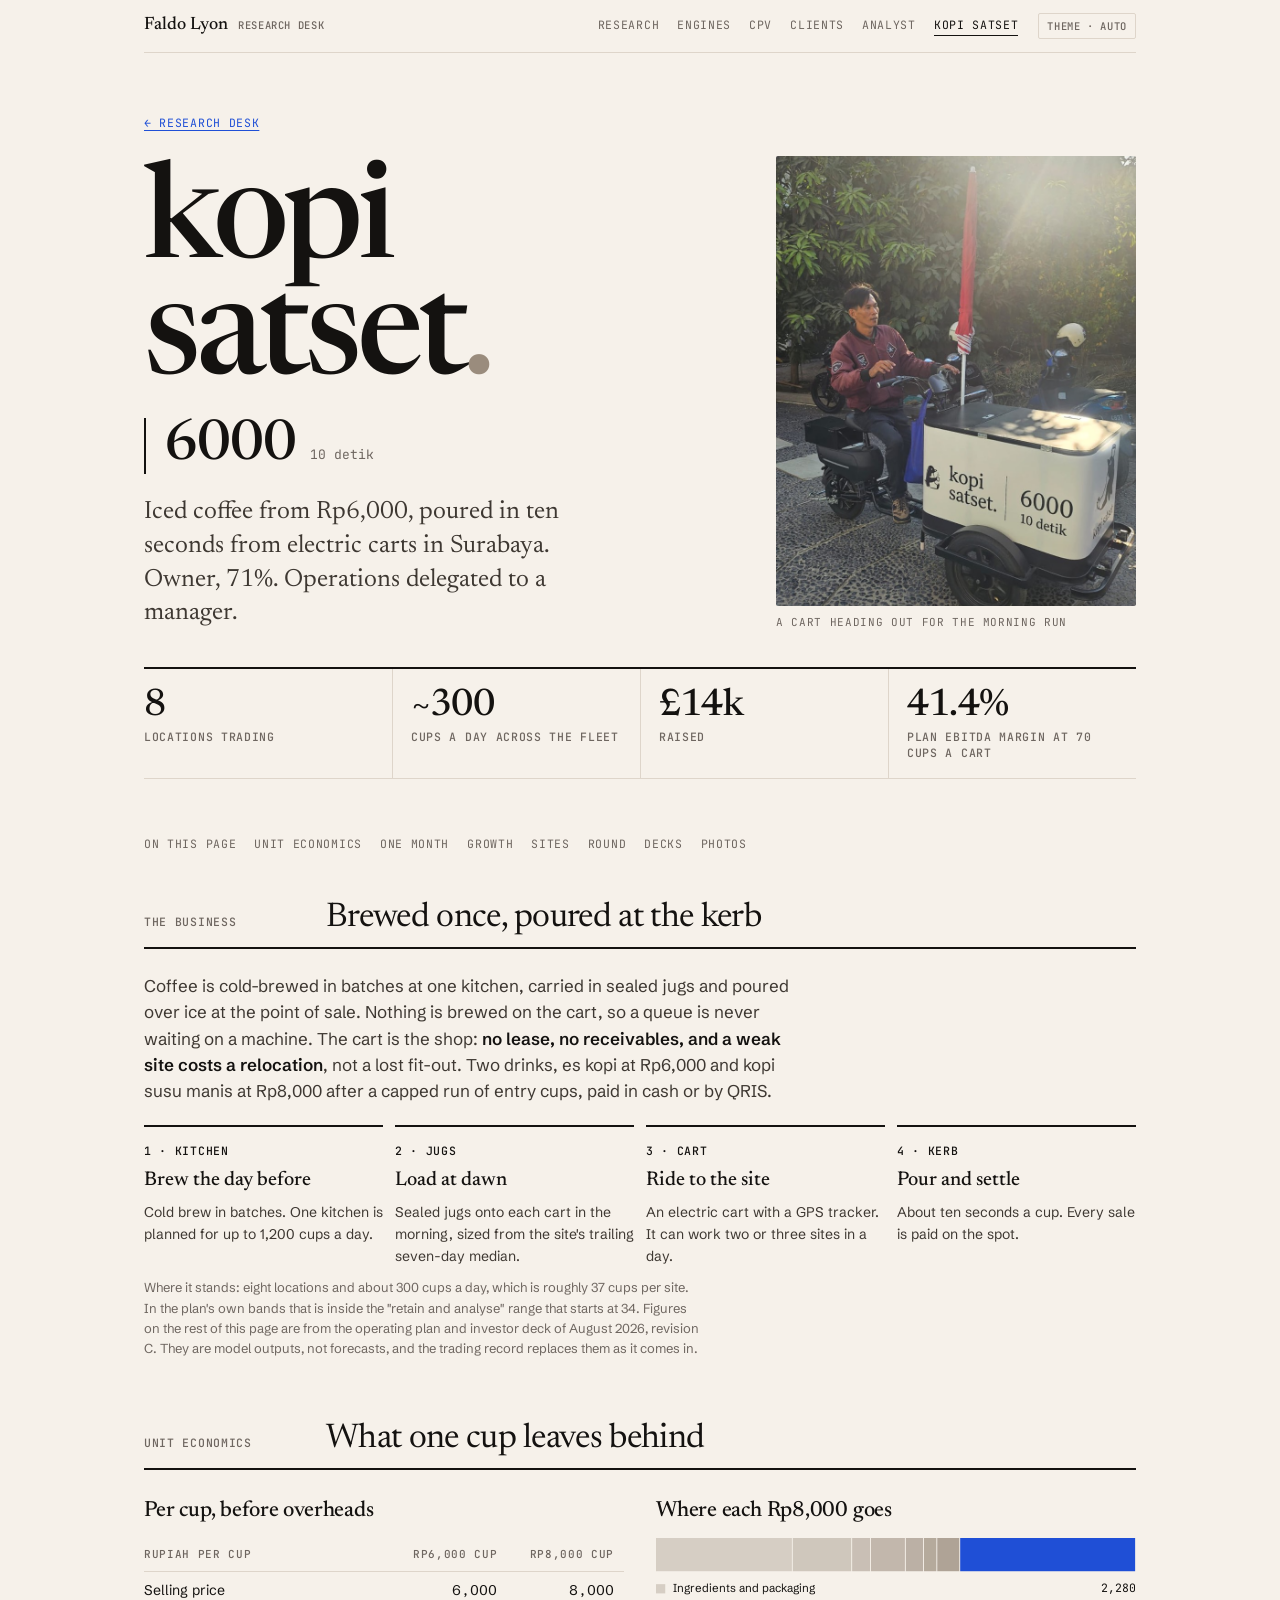
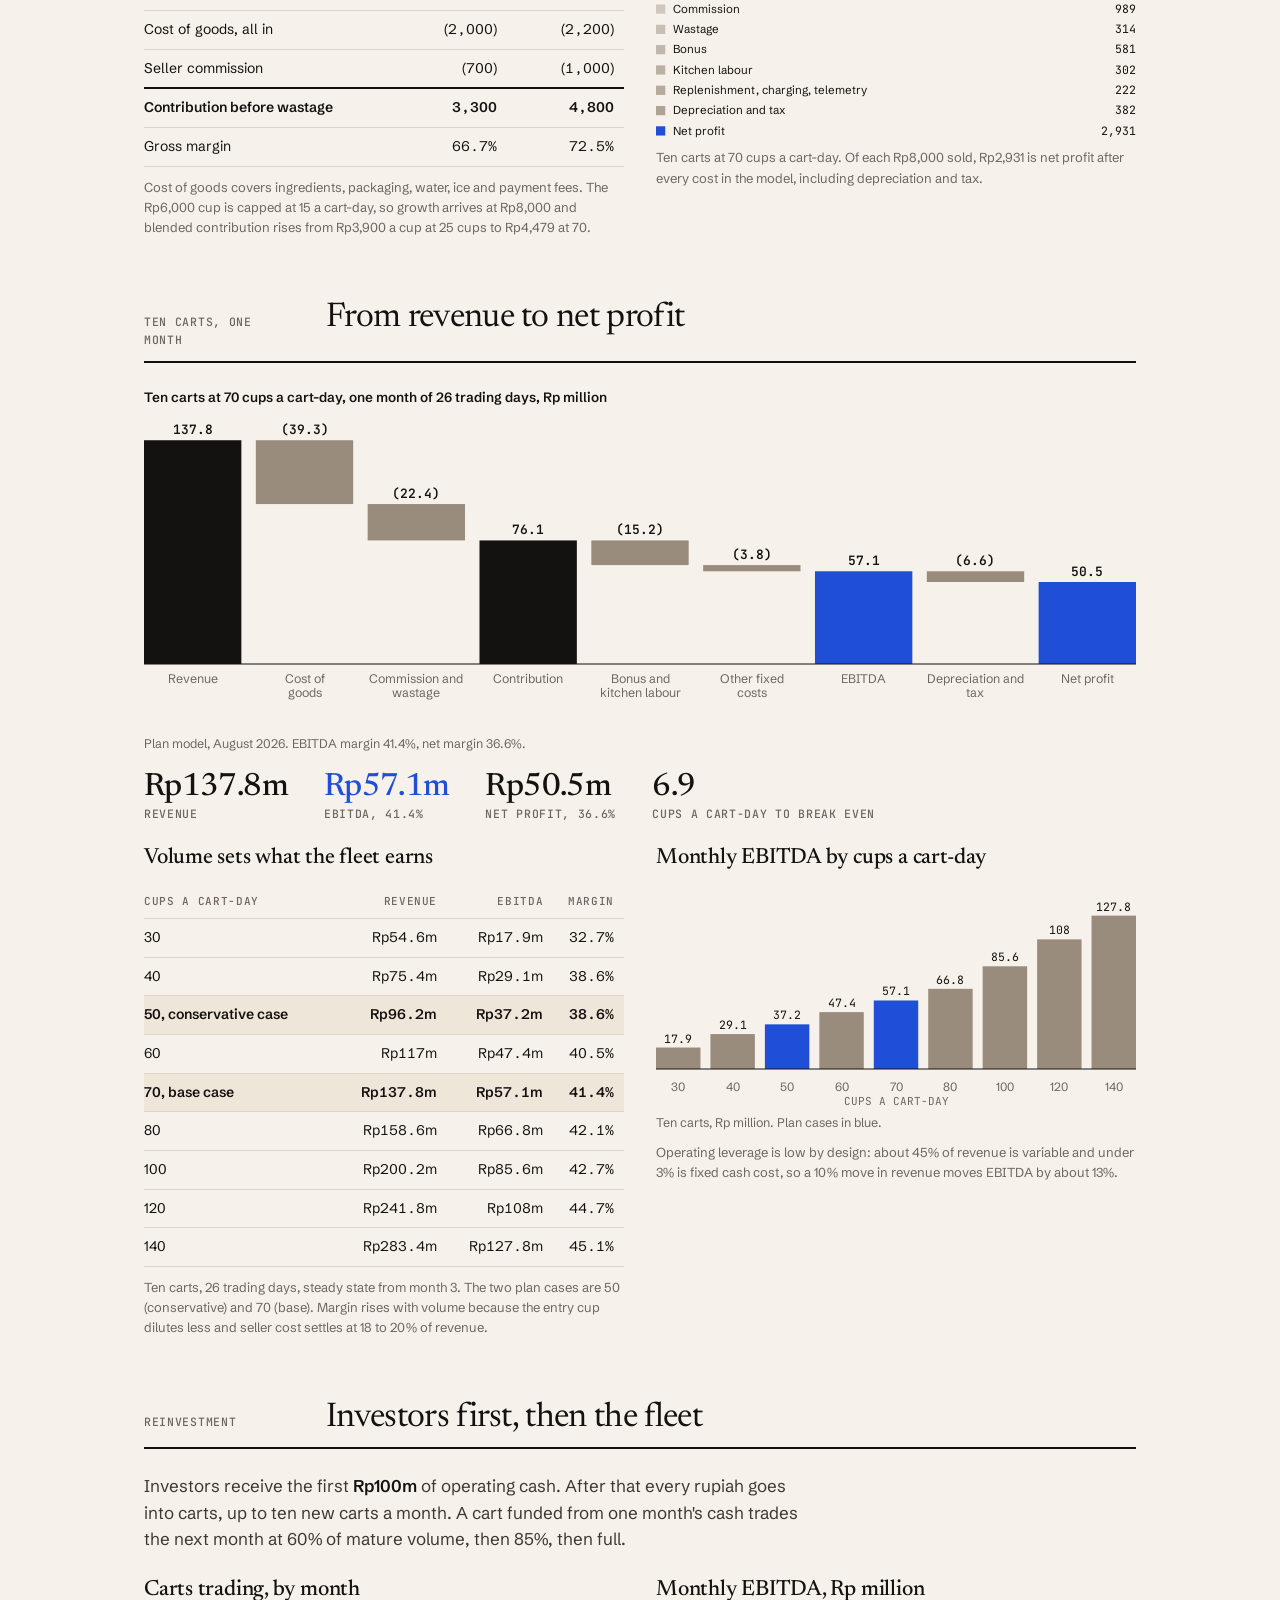
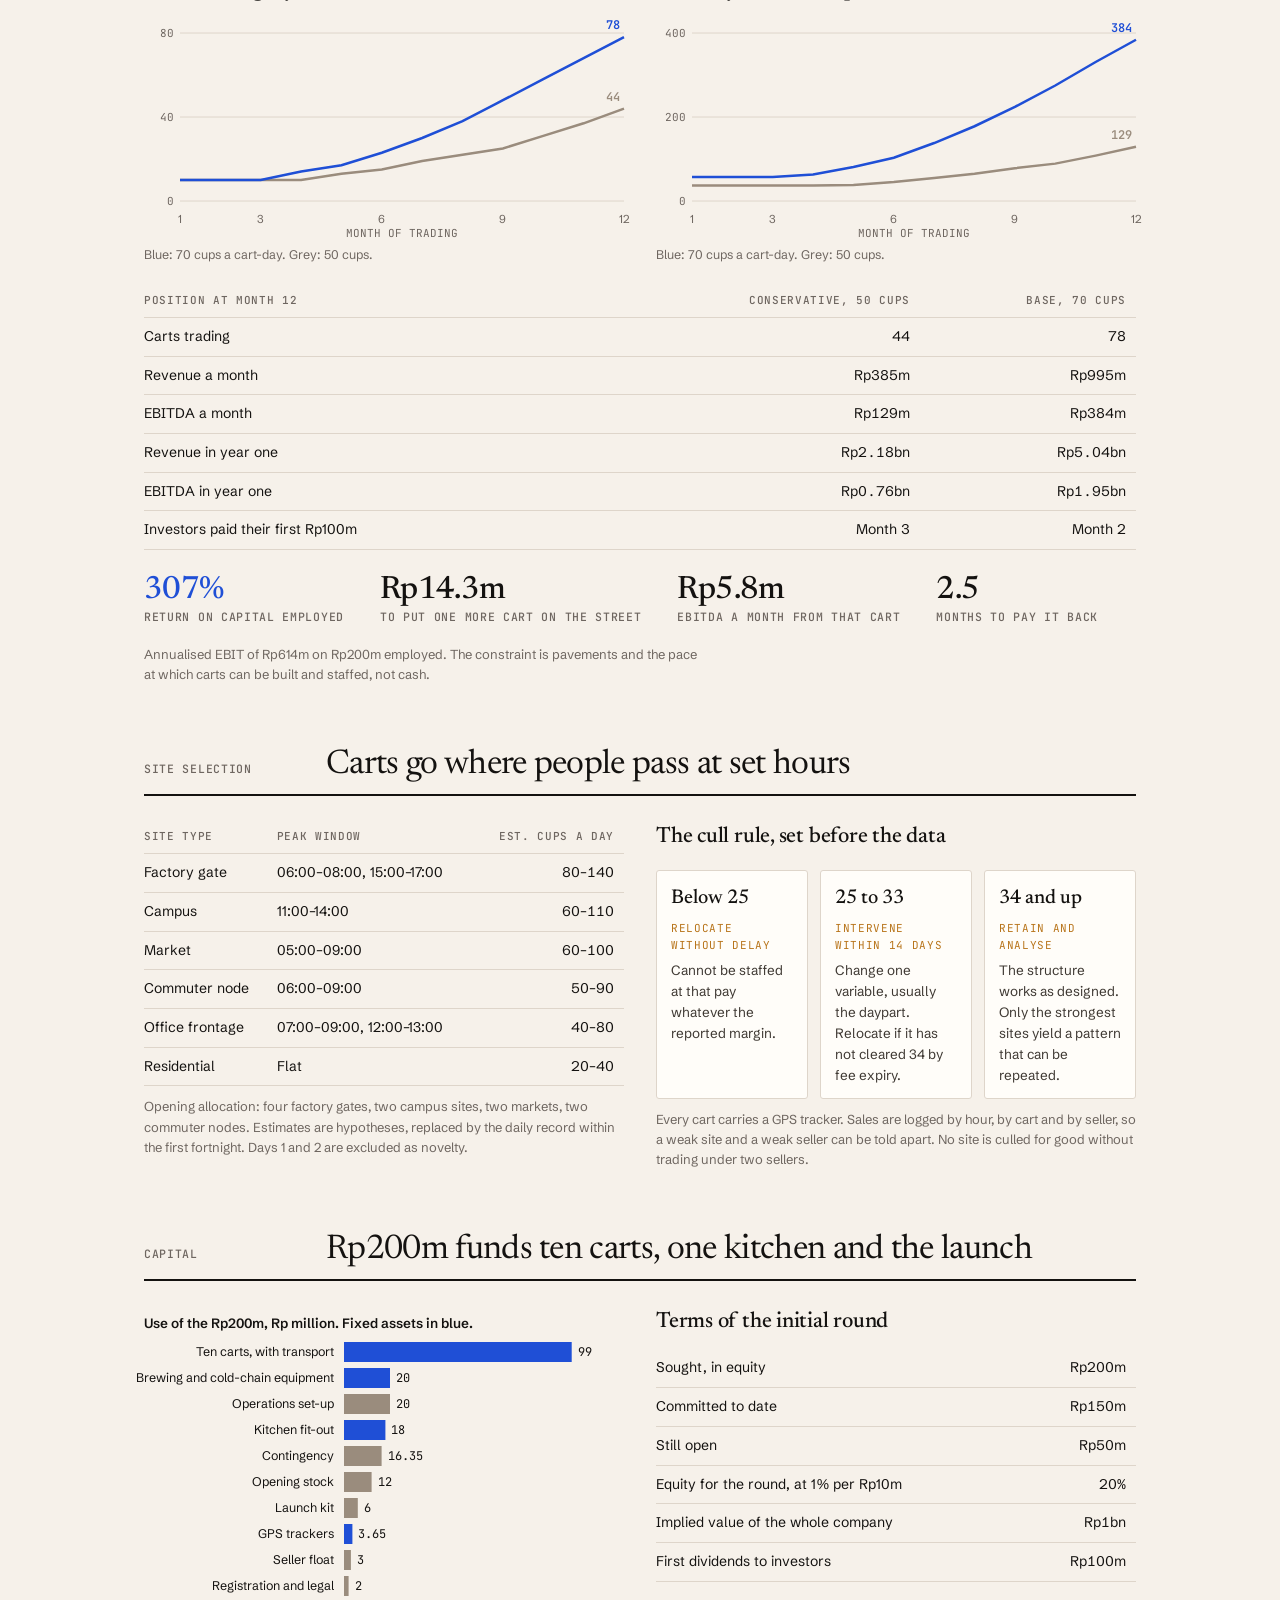
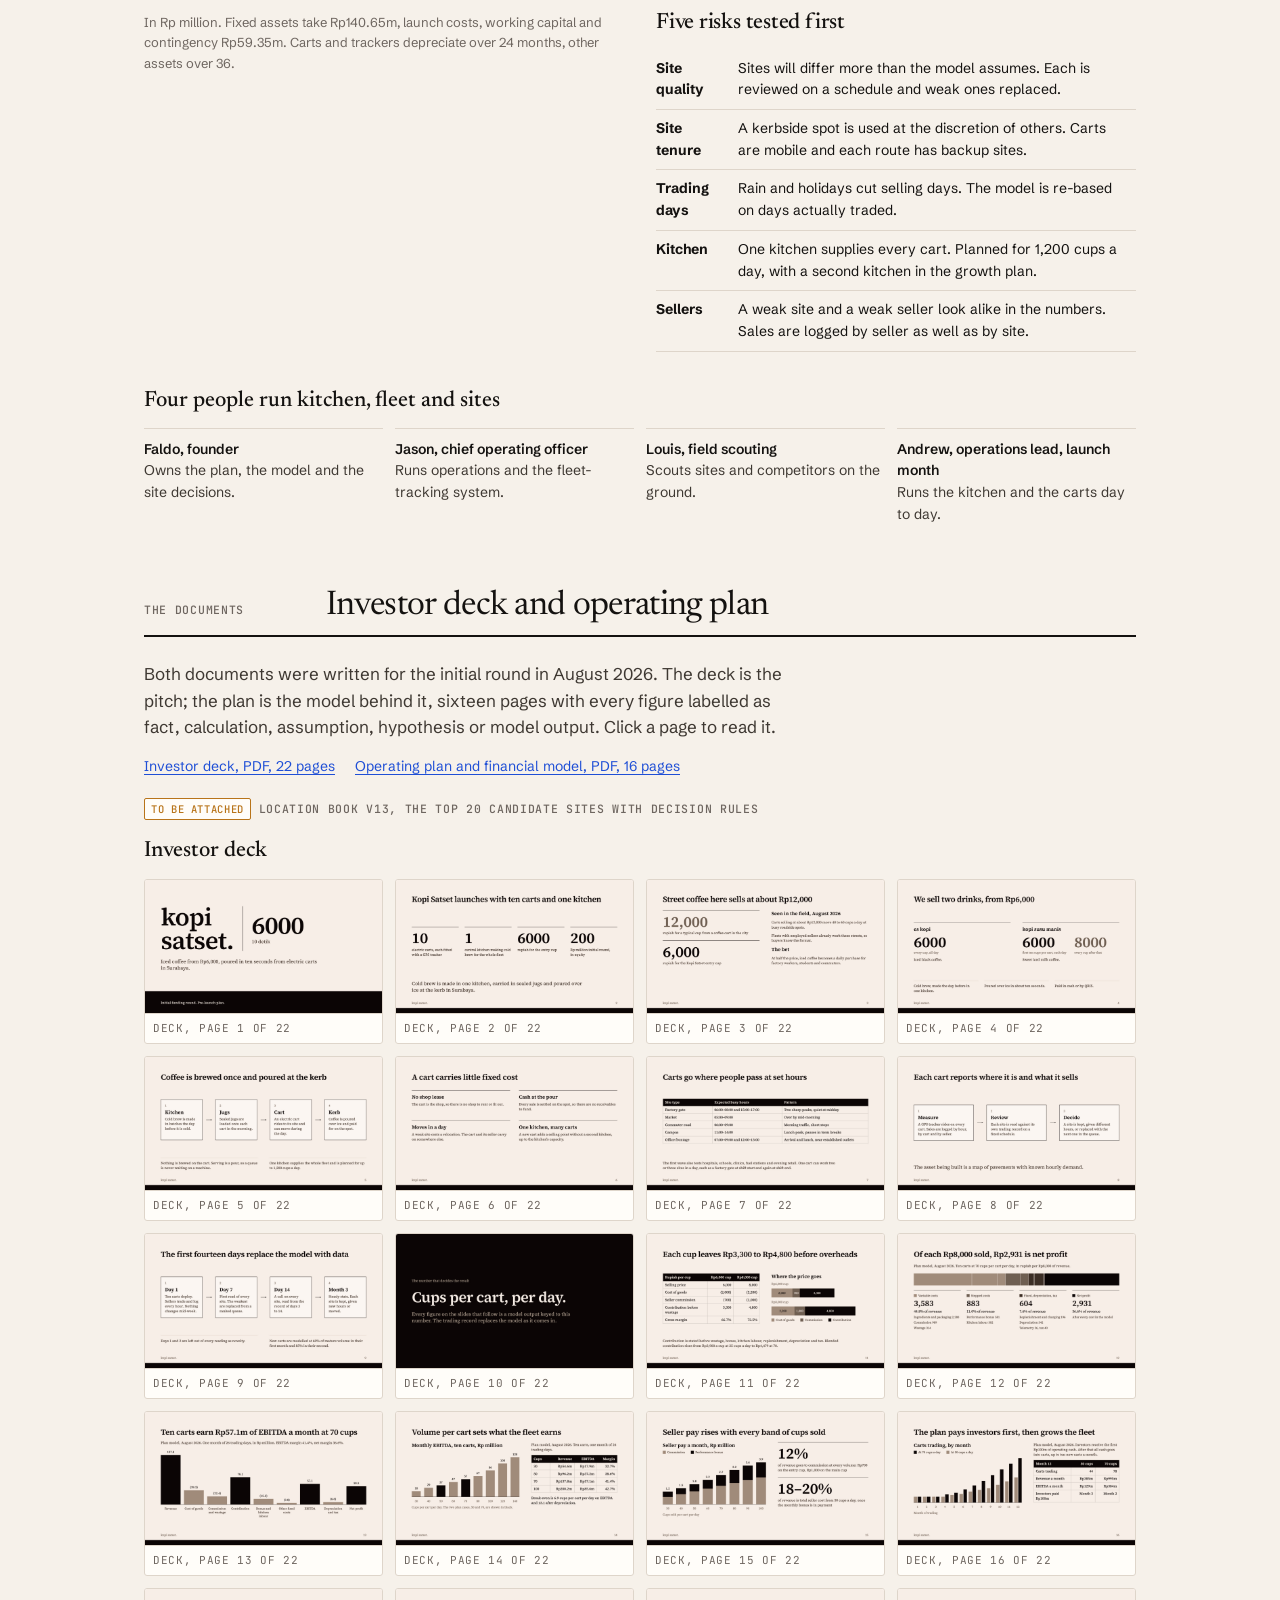
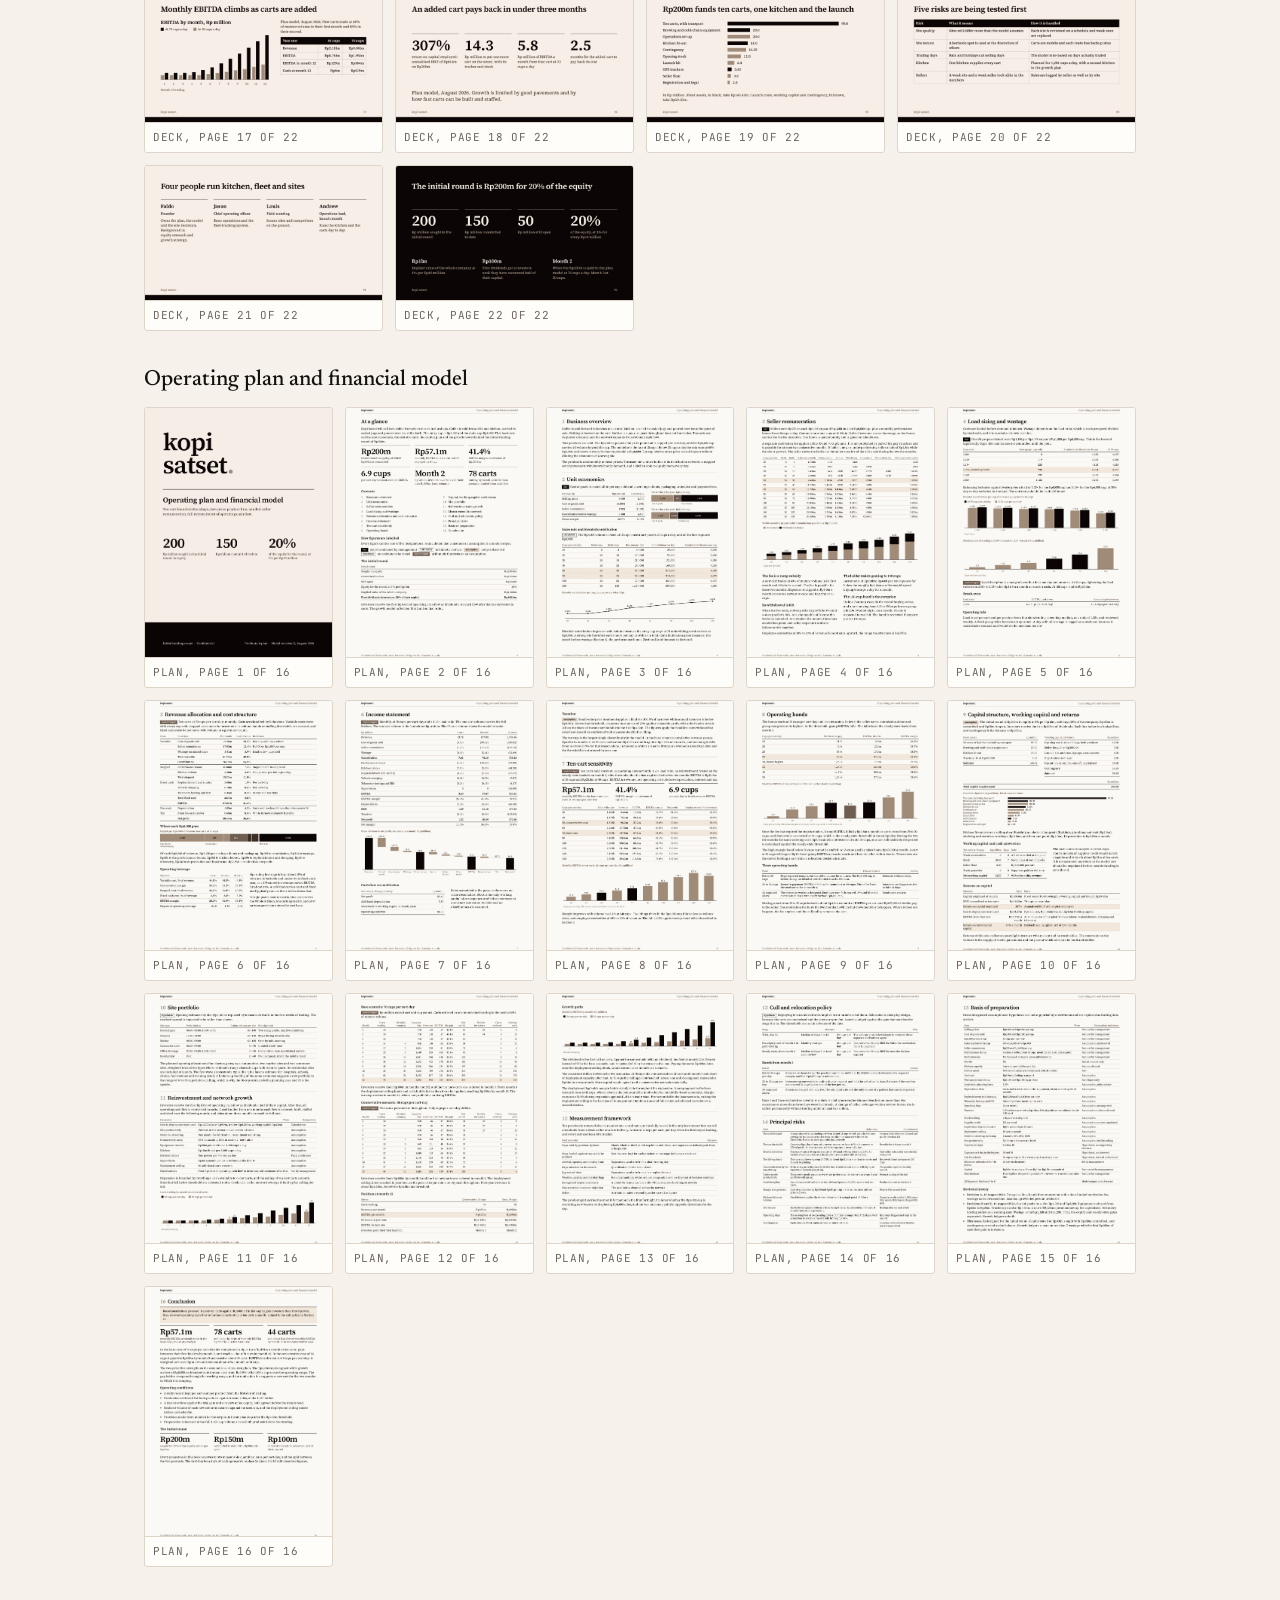
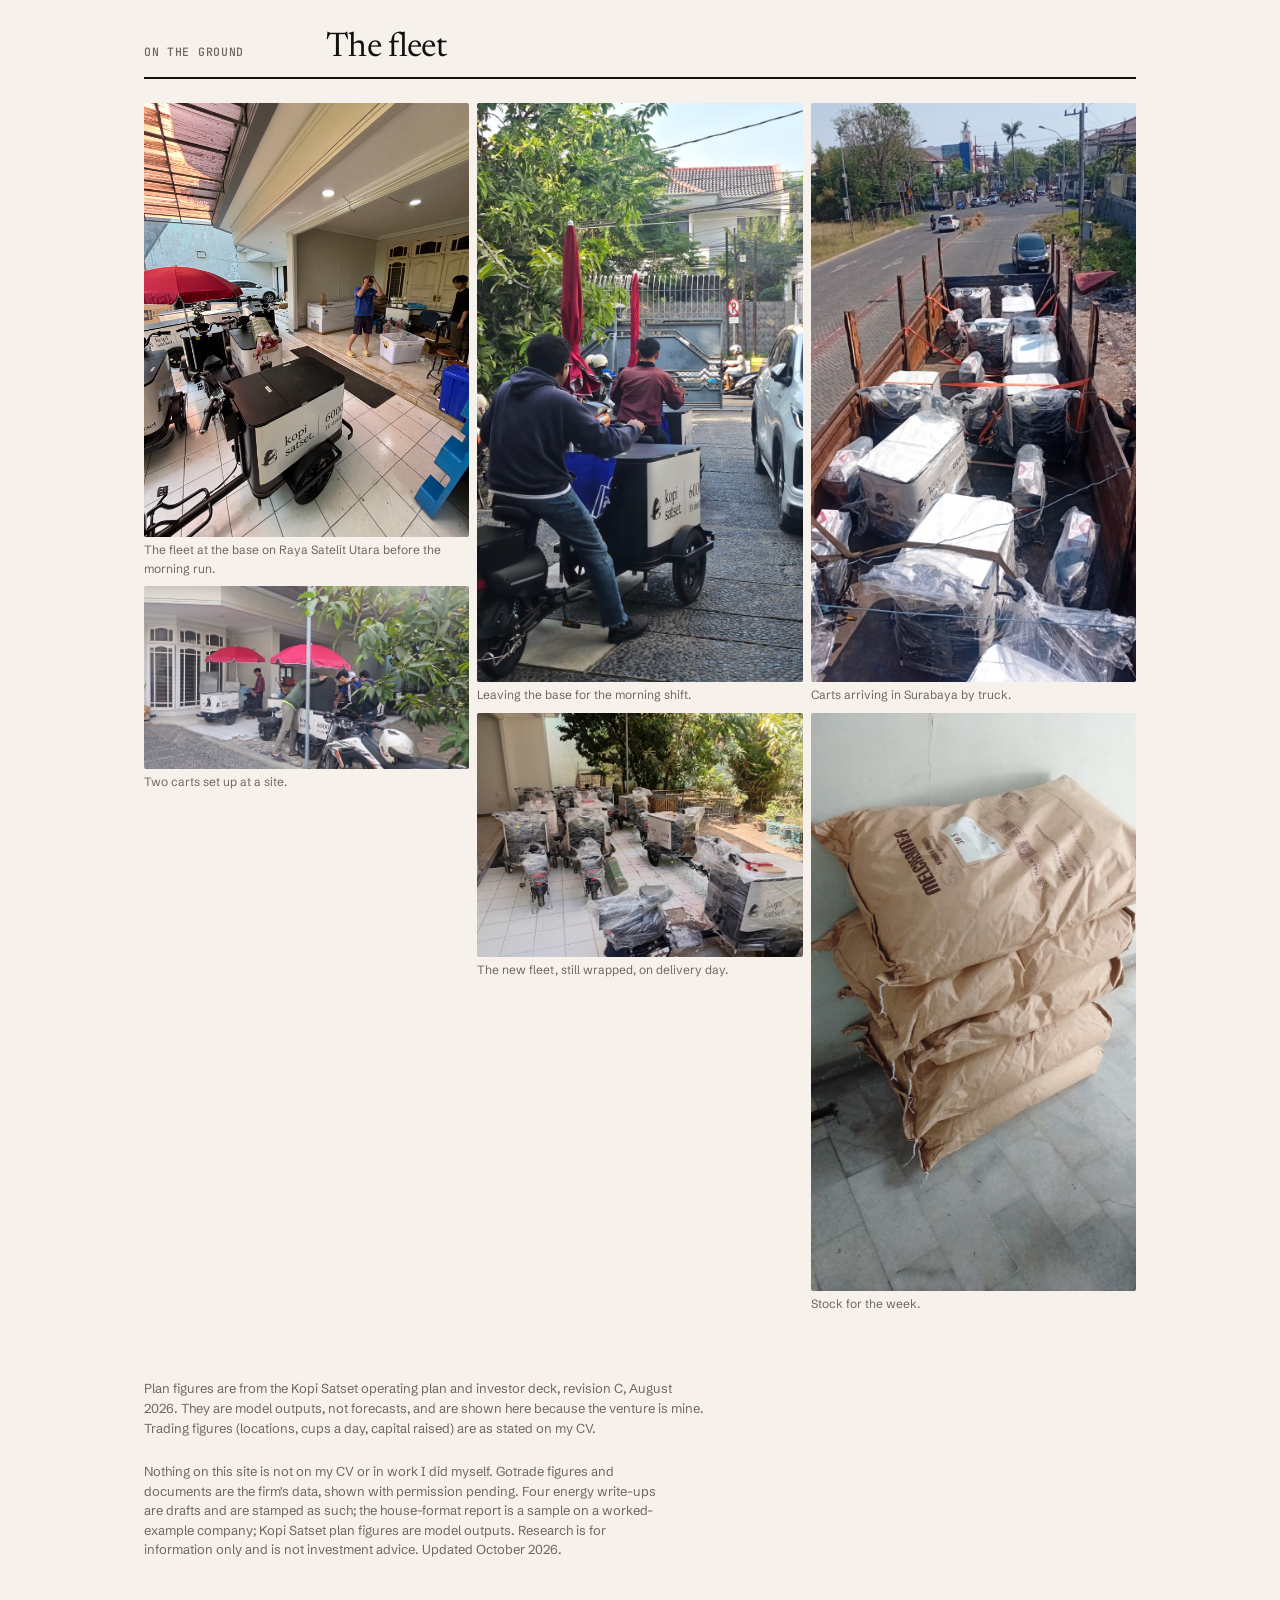
<file: kopi.html>
<!doctype html>
<html lang="en">
<head>
<meta charset="utf-8">
<meta name="viewport" content="width=device-width, initial-scale=1, viewport-fit=cover">
<title>Kopi Satset</title>
<meta name="description" content="Kopi Satset, iced coffee from electric carts in Surabaya: the plan, the model, both decks and the photos.">
<!-- HEAD v1 start -->
<script>(function(){try{var t=localStorage.getItem('fl-theme');if(t==='dark'||t==='light'){document.documentElement.setAttribute('data-theme',t);}}catch(e){}})();</script>
<link rel="icon" href="data:,">
<link rel="stylesheet" href="https://fonts.googleapis.com/css2?family=Newsreader:ital,opsz,wght@0,6..72,400;0,6..72,500;0,6..72,600;1,6..72,400;1,6..72,500&family=Schibsted+Grotesk:ital,wght@0,400;0,500;0,600;0,700;1,400&family=JetBrains+Mono:wght@400;500;600&display=swap">
<!-- HEAD v1 end -->
<style>
/* BASE v1 start */
:root {
  --paper: #F6F1EA; --surface: #FFFDF9; --ink: #141210; --ink-2: #3E3832; --muted: #6E6660; --line: #DED5CA; --line-strong: #141210;
  --accent: #1F4FD6; --accent-ink: #FFFFFF; --bench: #9A8C7D; --flag: #B8741A; --tint: #EFE6DA;
  --serif: "Newsreader", "Iowan Old Style", Georgia, serif; --sans: "Schibsted Grotesk", "Helvetica Neue", Arial, sans-serif; --mono: "JetBrains Mono", "SFMono-Regular", Menlo, Consolas, monospace;
}
@media (prefers-color-scheme: dark) { :root:not([data-theme="light"]) { color-scheme: dark; --paper: #15120F; --surface: #1D1915; --ink: #F1EBE3; --ink-2: #CFC6BB; --muted: #9B9187; --line: #332C26; --line-strong: #F1EBE3; --accent: #8DB0FF; --accent-ink: #0B1220; --bench: #7A6E63; --flag: #E0A04A; --tint: #27211B; } }
:root[data-theme="dark"] { color-scheme: dark; --paper: #15120F; --surface: #1D1915; --ink: #F1EBE3; --ink-2: #CFC6BB; --muted: #9B9187; --line: #332C26; --line-strong: #F1EBE3; --accent: #8DB0FF; --accent-ink: #0B1220; --bench: #7A6E63; --flag: #E0A04A; --tint: #27211B; }

* { box-sizing: border-box; }
html { scroll-padding-top: 72px; }
body { margin: 0; background: var(--paper); color: var(--ink); font-family: var(--sans); font-size: 16px; line-height: 1.55; -webkit-font-smoothing: antialiased; }
a { color: var(--accent); text-decoration-thickness: 1px; text-underline-offset: 3px; }
a:focus-visible, button:focus-visible, input:focus-visible, select:focus-visible, summary:focus-visible { outline: 2px solid var(--flag); outline-offset: 3px; }
h1, h2, h3, h4 { margin: 0; text-wrap: balance; }
p { margin: 0; }
img { max-width: 100%; height: auto; }
table { border-collapse: collapse; }
button { font: inherit; color: inherit; }
.mono { font-family: var(--mono); font-size: 11.5px; letter-spacing: 0.06em; text-transform: uppercase; color: var(--muted); font-weight: 500; }
.num { font-variant-numeric: tabular-nums; }
.page { max-width: 1040px; margin: 0 auto; padding-inline: 24px; padding-block: 0 80px; }
.vh { position: absolute; width: 1px; height: 1px; overflow: hidden; clip: rect(0 0 0 0); white-space: nowrap; }

/* Site bar */
.bar { position: sticky; top: env(safe-area-inset-top, 0px); z-index: 5; background: var(--paper); border-bottom: 1px solid var(--line); display: flex; flex-wrap: wrap; align-items: center; gap: 10px 20px; padding-block: 12px; }
.bar .who { font-family: var(--serif); font-size: 18px; font-weight: 500; color: var(--ink); text-decoration: none; display: inline-flex; align-items: baseline; gap: 10px; }
.bar .who .desk { font-size: 10.5px; }
.bar nav { margin-left: auto; display: flex; gap: 18px; flex-wrap: wrap; }
.bar nav a { font-family: var(--mono); font-size: 11.5px; letter-spacing: 0.06em; text-transform: uppercase; color: var(--muted); text-decoration: none; }
.bar nav a:hover, .bar nav a[aria-current] { color: var(--ink); }
.bar nav a[aria-current] { border-bottom: 1px solid var(--ink); padding-bottom: 2px; }
.bar .theme { border: 1px solid var(--line); background: transparent; border-radius: 2px; padding: 4px 8px; cursor: pointer; color: var(--muted); font-size: 10.5px; }
.bar .theme:hover { color: var(--ink); border-color: var(--line-strong); }
.onpage { display: flex; flex-wrap: wrap; gap: 6px 18px; margin-bottom: 48px; font-family: var(--mono); font-size: 11.5px; letter-spacing: 0.06em; text-transform: uppercase; }
.onpage span { color: var(--muted); }
.onpage a { color: var(--muted); text-decoration: none; }
.onpage a:hover { color: var(--ink); }

/* Masthead */
.mast { padding-block: 56px 36px; display: grid; grid-template-columns: minmax(0, 1fr) 360px; gap: 40px; align-items: end; }
.mast.narrow { grid-template-columns: minmax(0, 1fr) 260px; }
.wordmark { font-family: var(--serif); font-weight: 500; font-size: clamp(64px, 11vw, 132px); line-height: 0.88; letter-spacing: -0.04em; }
.wordmark span { color: var(--bench); }
.wordmark em { font-style: italic; font-weight: 400; color: var(--accent); }
.mast .back { font-family: var(--mono); font-size: 11.5px; letter-spacing: 0.06em; text-transform: uppercase; display: inline-block; margin-bottom: 18px; }
.mast .thesis, .thesis { margin-top: 22px; font-family: var(--serif); font-size: clamp(20px, 2.4vw, 25px); line-height: 1.35; max-width: 34ch; color: var(--ink-2); border-left: 2px solid var(--line-strong); padding-left: 18px; }
.mast .role { font-family: var(--mono); font-size: 12px; color: var(--ink); margin-top: 18px; max-width: 60ch; line-height: 1.6; }
.mast figure { margin: 0; }
.mast figure img { width: 100%; height: auto; aspect-ratio: 4 / 5; object-fit: cover; display: block; border-radius: 2px; }
.mast figcaption { font-family: var(--mono); font-size: 11px; letter-spacing: 0.06em; text-transform: uppercase; color: var(--muted); margin-top: 8px; }
.sheet { border-top: 2px solid var(--line-strong); font-size: 13.5px; margin-top: 28px; }
.sheet > div { display: grid; grid-template-columns: 92px 1fr; gap: 12px; padding-block: 8px; border-bottom: 1px solid var(--line); }
.sheet > div > span:first-child { font-family: var(--mono); font-size: 11px; letter-spacing: 0.06em; text-transform: uppercase; color: var(--muted); padding-top: 2px; }
.sheet code { font-family: var(--mono); font-size: 12.5px; color: var(--ink); user-select: all; }
.copy { font: 500 10.5px var(--mono); letter-spacing: 0.05em; text-transform: uppercase; border: 0; background: transparent; color: var(--accent); cursor: pointer; padding: 0; margin-left: 8px; }
.tiles { display: grid; grid-template-columns: repeat(2, 1fr); border-top: 2px solid var(--line-strong); border-left: 1px solid var(--line); }
.tiles > div { padding: 16px 14px 18px; border-right: 1px solid var(--line); border-bottom: 1px solid var(--line); display: flex; flex-direction: column; gap: 4px; }
.tiles strong { font-family: var(--serif); font-size: 38px; font-weight: 500; line-height: 1; letter-spacing: -0.02em; }
.tiles.row4 { grid-template-columns: repeat(4, 1fr); }

.price { display: flex; align-items: baseline; gap: 14px; margin-top: 18px; border-left: 2px solid var(--line-strong); padding-left: 18px; }
.price strong { font-family: var(--serif); font-size: 56px; font-weight: 500; line-height: 1; letter-spacing: -0.02em; }
.price span { font-family: var(--mono); font-size: 13px; color: var(--muted); }

/* Figures tape */
.figures { display: grid; grid-template-columns: repeat(5, 1fr); border-top: 2px solid var(--line-strong); border-bottom: 1px solid var(--line); margin-bottom: 56px; }
.figures.four { grid-template-columns: repeat(4, 1fr); }
.figures > * { color: inherit; text-decoration: none; padding: 18px 18px 18px 0; border-left: 1px solid var(--line); padding-left: 18px; display: flex; flex-direction: column; gap: 4px; }
.figures > *:first-child { border-left: 0; padding-left: 0; }
.figures a:hover strong { color: var(--accent); }
.figures strong { font-family: var(--serif); font-size: 38px; font-weight: 500; line-height: 1; letter-spacing: -0.02em; }
.figures .mono { line-height: 1.35; }

/* Sections and text */
section { margin-bottom: 64px; }
section > header { display: grid; grid-template-columns: 150px minmax(0, 1fr); gap: 32px; align-items: baseline; padding-bottom: 12px; border-bottom: 2px solid var(--line-strong); margin-bottom: 24px; }
section > header h2 { font-family: var(--serif); font-size: 34px; font-weight: 400; letter-spacing: -0.02em; line-height: 1; }
.lede { font-size: 17px; color: var(--ink-2); max-width: 66ch; }
.lede b { color: var(--ink); font-weight: 600; }
.note { font-size: 13px; color: var(--muted); max-width: 70ch; margin-top: 10px; }
.grid2 { display: grid; grid-template-columns: repeat(2, minmax(0, 1fr)); gap: 32px; align-items: start; }
.block h3, h3.h { font-family: var(--serif); font-size: 22px; font-weight: 500; letter-spacing: -0.01em; margin-bottom: 10px; }
.stats { display: flex; flex-wrap: wrap; gap: 8px 36px; margin: 18px 0; }
.stats > div { display: flex; flex-direction: column; gap: 2px; }
.stats strong { font-family: var(--serif); font-size: 32px; font-weight: 500; line-height: 1; letter-spacing: -0.02em; }
.stats strong.up { color: var(--accent); }
.steps { display: grid; grid-template-columns: repeat(4, 1fr); gap: 12px; margin-top: 20px; }
.steps.five { grid-template-columns: repeat(5, 1fr); }
.step { border-top: 2px solid var(--line-strong); padding-top: 10px; }
.step .mono { color: var(--ink); }
.step strong { display: block; font-family: var(--serif); font-size: 20px; font-weight: 500; margin: 4px 0 6px; }
.step p { font-size: 14px; color: var(--ink-2); }
.t { width: 100%; font-size: 14px; }
.t th, .t td { text-align: left; padding: 8px 10px 8px 0; border-bottom: 1px solid var(--line); vertical-align: top; }
.t th { font-family: var(--mono); font-size: 11px; letter-spacing: 0.06em; text-transform: uppercase; color: var(--muted); font-weight: 500; }
.t th button { background: transparent; border: 0; padding: 0; font: inherit; color: inherit; letter-spacing: inherit; text-transform: inherit; cursor: pointer; }
.t th button:hover { color: var(--ink); }
.t td.n, .t th.n { text-align: right; font-variant-numeric: tabular-nums; }
.t td.m { font-family: var(--mono); font-size: 12px; }
.t tr.hi td { font-weight: 600; color: var(--ink); background: var(--tint); }
.t tr.sum td { border-top: 2px solid var(--line-strong); font-weight: 600; }
.tscroll { overflow-x: auto; }
.chart { margin-top: 8px; }
.chart .ttl { font-size: 13.5px; font-weight: 600; margin-bottom: 8px; }
.chart svg { width: 100%; height: auto; display: block; overflow: visible; }
.chart .src { font-size: 12.5px; color: var(--muted); margin-top: 8px; }
.bands { display: grid; grid-template-columns: repeat(3, 1fr); gap: 12px; margin-top: 16px; }
.band { border: 1px solid var(--line); background: var(--surface); padding: 12px 14px; border-radius: 3px; }
.band strong { display: block; font-family: var(--serif); font-size: 20px; font-weight: 500; }
.band .act { font-family: var(--mono); font-size: 11px; letter-spacing: 0.06em; text-transform: uppercase; color: var(--flag); margin-top: 6px; display: block; }
.band p { font-size: 13.5px; color: var(--ink-2); margin-top: 6px; }
.bullets { margin: 12px 0 0; padding-left: 18px; max-width: 64ch; display: flex; flex-direction: column; gap: 6px; font-size: 15px; color: var(--ink-2); }
.bullets li::marker { color: var(--accent); }
.tags { display: flex; flex-wrap: wrap; gap: 6px; margin-top: 14px; }
.tag { font-family: var(--mono); font-size: 11.5px; color: var(--ink); background: var(--surface); border: 1px solid var(--line); border-radius: 3px; padding: 2px 8px; text-decoration: none; }
.tag:hover { border-color: var(--line-strong); }
.more { display: inline-block; margin-top: 18px; font-family: var(--mono); font-size: 11.5px; letter-spacing: 0.06em; text-transform: uppercase; }
.more.big { display: flex; justify-content: space-between; align-items: center; gap: 16px; margin-top: 22px; padding: 14px 16px; border: 1px solid var(--line-strong); color: var(--ink); text-decoration: none; max-width: 760px; font-family: var(--serif); font-size: 19px; letter-spacing: 0; text-transform: none; }
.more.big span { font-family: var(--mono); font-size: 11.5px; letter-spacing: 0.06em; text-transform: uppercase; color: var(--accent); white-space: nowrap; }
.more.big:hover { background: var(--tint); }

/* Entries (experience ledger) */
.entry { display: grid; grid-template-columns: 150px minmax(0, 1fr); gap: 32px; padding-block: 30px; border-bottom: 1px solid var(--line); }
.entry > *, .claim > * { min-width: 0; }
.entry .side { display: flex; flex-direction: column; gap: 4px; }
.entry .side .when { font-family: var(--mono); font-size: 12px; color: var(--ink); }
.entry h3 { font-family: var(--serif); font-size: 26px; font-weight: 500; letter-spacing: -0.015em; line-height: 1.15; }
.entry .org { color: var(--muted); font-size: 14px; margin-top: 4px; }
.entry .what { margin-top: 14px; max-width: 62ch; font-size: 16px; color: var(--ink-2); }
.entry .what b { color: var(--ink); font-weight: 600; }

/* Photos */
.slides { display: grid; grid-template-columns: repeat(auto-fill, minmax(220px, 1fr)); gap: 12px; margin-top: 8px; }
.slides.portrait { grid-template-columns: repeat(auto-fill, minmax(160px, 1fr)); }
.slide { margin: 0; border: 1px solid var(--line); background: var(--surface); border-radius: 3px; overflow: hidden; cursor: zoom-in; padding: 0; text-align: left; font: inherit; color: inherit; display: block; width: 100%; }
.slide img { width: 100%; display: block; aspect-ratio: 16 / 9; object-fit: cover; }
.slides.portrait .slide img { aspect-ratio: 3 / 4; }
.slide span { display: block; padding: 6px 8px; font-family: var(--mono); font-size: 11px; letter-spacing: 0.06em; text-transform: uppercase; color: var(--muted); border-top: 1px solid var(--line); }
.wall { columns: 3; column-gap: 8px; margin-top: 8px; }
.wall figure { margin: 0 0 8px; break-inside: avoid; }
.wall img { width: 100%; display: block; border-radius: 2px; }
.wall figcaption { font-size: 12px; color: var(--muted); margin-top: 4px; }
.dl { display: flex; gap: 20px; flex-wrap: wrap; margin-bottom: 14px; font-size: 14px; }
.strip { display: grid; grid-template-columns: 2fr 1fr; gap: 8px; margin-top: 22px; max-width: 760px; }
.strip figure { margin: 0; }
.strip img { width: 100%; height: 100%; aspect-ratio: 3 / 2; object-fit: cover; display: block; border-radius: 2px; }
.strip figure.tall img { aspect-ratio: 3 / 4; }
.strip figcaption { font-size: 12.5px; color: var(--muted); margin-top: 6px; }
.sheet-row { display: grid; grid-template-columns: repeat(3, 1fr); gap: 8px; margin-top: 16px; max-width: 760px; }
.sheet-row figure { margin: 0; }
.sheet-row img { width: 100%; aspect-ratio: 3 / 4; object-fit: cover; display: block; border-radius: 2px; }
.sheet-row .wide img { aspect-ratio: 3 / 2; }
.sheet-row figcaption { font-family: var(--mono); font-size: 11px; letter-spacing: 0.06em; text-transform: uppercase; color: var(--muted); margin-top: 6px; line-height: 1.5; }

/* Exhibits */
.exhibits { margin-top: 20px; display: grid; grid-template-columns: repeat(auto-fill, minmax(230px, 1fr)); gap: 12px; max-width: 760px; }
.ex { border: 1px solid var(--line); background: var(--surface); border-radius: 3px; overflow: hidden; display: flex; flex-direction: column; margin: 0; }
.ex .lab { display: flex; justify-content: space-between; gap: 8px; padding: 7px 10px; border-bottom: 1px solid var(--line); }
.ex .lab .mono { color: var(--ink); }
.ex .lab .flag { color: var(--flag); }
.ex img { display: block; width: 100%; height: 150px; object-fit: cover; }
.ex .empty { height: 150px; background: repeating-linear-gradient(135deg, transparent 0 9px, var(--line) 9px 10px); opacity: 0.6; }
.ex .cap { padding: 8px 10px; font-size: 13px; color: var(--ink-2); line-height: 1.4; }
.ex.todo { border-style: dashed; background: transparent; }
.ex.todo .cap { color: var(--muted); }
.ex a, .ex button.slide { cursor: zoom-in; }

/* Stamps, banners, chips */
.stamp { display: inline-block; font-family: var(--mono); font-size: 10.5px; letter-spacing: 0.06em; text-transform: uppercase; color: var(--flag); border: 1px solid var(--flag); padding: 2px 6px; border-radius: 2px; background: var(--surface); white-space: nowrap; }
.banner { display: flex; align-items: center; gap: 12px; flex-wrap: wrap; background: var(--tint); border: 1px solid var(--line); padding: 10px 14px; font-size: 13.5px; color: var(--ink-2); margin-bottom: 24px; }
.tk { display: inline-block; font-family: var(--mono); font-size: 11.5px; letter-spacing: 0.06em; text-transform: uppercase; border: 1px solid var(--line); padding: 1px 6px; border-radius: 2px; color: var(--ink); text-decoration: none; }
a.tk:hover { color: var(--accent); border-color: var(--accent); }
.rating { display: flex; flex-wrap: wrap; align-items: center; gap: 6px; }
.chip { display: inline-block; font-family: var(--mono); font-size: 11px; letter-spacing: 0.04em; padding: 2px 7px; border-radius: 2px; border: 1px solid var(--bench); color: var(--ink-2); white-space: nowrap; }
.chip.ent { border-color: var(--accent); color: var(--accent); }
.rating .px { font-family: var(--mono); font-size: 11.5px; color: var(--ink); }
.rating .none { font-family: var(--mono); font-size: 11px; letter-spacing: 0.04em; color: var(--muted); }

/* Document cards */
.shelf { display: grid; grid-template-columns: repeat(auto-fill, minmax(200px, 1fr)); gap: 12px; }
.doc { background: var(--surface); border: 1px solid var(--line); border-radius: 3px; overflow: hidden; padding: 0 0 12px; display: flex; flex-direction: column; gap: 6px; position: relative; }
.doc .doc-open { display: block; width: 100%; border: 0; padding: 0; background: transparent; cursor: pointer; text-align: left; position: relative; }
.doc .doc-open[aria-disabled="true"] { cursor: default; }
.doc .cover { display: block; aspect-ratio: 1 / 1.414; background: #FFFFFF; border-bottom: 1px solid var(--line); overflow: hidden; position: relative; }
.doc .cover img { width: 100%; height: 100%; object-fit: cover; object-position: top; display: block; }
.doc .cover.empty { background: var(--paper); display: flex; flex-direction: column; align-items: center; justify-content: center; gap: 6px; }
.doc .cover.empty::before { content: ""; position: absolute; inset: 0; background: repeating-linear-gradient(135deg, transparent 0 9px, var(--line) 9px 10px); opacity: 0.5; }
.doc .cover.empty b { position: relative; font-family: var(--serif); font-weight: 500; font-size: 40px; color: var(--bench); letter-spacing: -0.02em; }
.doc .cover.empty i { position: relative; font-style: normal; font-family: var(--mono); font-size: 11px; letter-spacing: 0.06em; text-transform: uppercase; color: var(--muted); }
.doc .cover .stamp { position: absolute; top: 8px; right: 8px; }
.doc .meta { padding: 8px 12px 0; font-size: 11px; line-height: 1.5; }
.doc .ttl { font-family: var(--serif); font-size: 18px; font-weight: 500; line-height: 1.2; padding: 0 12px; letter-spacing: -0.01em; }
.doc .ttl a { color: var(--ink); text-decoration: none; }
.doc .ttl a:hover { color: var(--accent); }
.doc .rating { padding: 0 12px; }
.doc .lineage, .doc .proves { padding: 0 12px; font-size: 10.5px; line-height: 1.5; }
.doc .proves a { color: var(--muted); }
.doc .proves a:hover { color: var(--ink); }
.doc .thesis { padding: 0 12px; margin: 0; font-family: var(--sans); font-size: 13.5px; color: var(--ink-2); border: 0; max-width: none; line-height: 1.45; }
.doc.slot { border-style: dashed; }
.doc.slot .ttl a { color: var(--ink-2); }

/* Library layout */
.lib { display: grid; grid-template-columns: 200px minmax(0, 1fr); gap: 32px; align-items: start; }
.rail { position: sticky; top: 64px; display: flex; flex-direction: column; gap: 18px; font-size: 13.5px; }
.rail .grp { display: flex; flex-direction: column; gap: 4px; }
.rail .grp .mono { margin-bottom: 4px; }
.rail label { display: flex; gap: 8px; align-items: center; cursor: pointer; }
.rail input[type="checkbox"] { accent-color: var(--accent); margin: 0; }
.rail select, .search input { font: inherit; font-size: 14px; color: var(--ink); background: var(--surface); border: 1px solid var(--line); border-radius: 2px; padding: 8px 10px; }
.rail .count { font-family: var(--mono); font-size: 11px; letter-spacing: 0.06em; text-transform: uppercase; color: var(--muted); }
.rail .clear { font-family: var(--mono); font-size: 11px; letter-spacing: 0.06em; text-transform: uppercase; }
.railscroll { display: none; }
.search { margin-top: 18px; max-width: 420px; }
.search input { width: 100%; font-family: var(--mono); font-size: 13px; }
.search input::placeholder { font-family: var(--mono); font-size: 11.5px; letter-spacing: 0.04em; text-transform: uppercase; color: var(--muted); }
.views { display: inline-flex; gap: 0; margin-top: 14px; border: 1px solid var(--line); border-radius: 2px; overflow: hidden; }
.views button { border: 0; background: transparent; padding: 6px 12px; cursor: pointer; font-family: var(--mono); font-size: 11px; letter-spacing: 0.06em; text-transform: uppercase; color: var(--muted); }
.views button[aria-pressed="true"] { background: var(--tint); color: var(--ink); }
.series { margin-bottom: 36px; }
.series > h3 { display: flex; align-items: baseline; gap: 14px; flex-wrap: wrap; padding-bottom: 8px; border-bottom: 1px solid var(--line); margin-bottom: 14px; font-family: var(--serif); font-size: 22px; font-weight: 500; }
.series > h3 .mono { font-size: 10.5px; }
.catalogue { margin-top: 24px; font-size: 13.5px; }
.catalogue summary { cursor: pointer; font-family: var(--mono); font-size: 11.5px; letter-spacing: 0.06em; text-transform: uppercase; color: var(--muted); }
.catalogue ul { padding-left: 18px; }
.catalogue li { margin: 4px 0; }

/* Document pane */
.pane-back { position: fixed; inset: 0; background: rgba(0, 0, 0, 0.35); z-index: 20; display: none; }
.pane { position: fixed; top: 0; right: 0; bottom: 0; width: 480px; max-width: 100vw; background: var(--surface); border-left: 1px solid var(--line); z-index: 21; overflow-y: auto; padding: 16px 20px 40px; transform: translateX(100%); display: none; }
.pane.open, .pane-back.open { display: block; }
.pane.open { transform: none; }
.pane .pane-ctl { display: flex; justify-content: space-between; align-items: center; gap: 10px; margin-bottom: 14px; }
.pane .pane-ctl button { border: 1px solid var(--line); background: transparent; border-radius: 2px; padding: 5px 10px; cursor: pointer; font-family: var(--mono); font-size: 11px; letter-spacing: 0.06em; text-transform: uppercase; color: var(--muted); }
.pane .pane-ctl button:hover { color: var(--ink); border-color: var(--line-strong); }
.pane .cover { display: block; max-height: 48vh; background: #FFFFFF; border: 1px solid var(--line); overflow: hidden; }
.pane .cover img { width: 100%; height: auto; max-height: 48vh; object-fit: contain; object-position: top; display: block; }
.pane .cover.empty { aspect-ratio: 1.414 / 1; background: var(--paper); display: flex; align-items: center; justify-content: center; gap: 10px; position: relative; }
.pane .cover.empty::before { content: ""; position: absolute; inset: 0; background: repeating-linear-gradient(135deg, transparent 0 9px, var(--line) 9px 10px); opacity: 0.5; }
.pane .cover.empty b { position: relative; font-family: var(--serif); font-weight: 500; font-size: 40px; color: var(--bench); }
.pane .cover.empty i { position: relative; font-style: normal; font-family: var(--mono); font-size: 11px; letter-spacing: 0.06em; text-transform: uppercase; color: var(--muted); }
.pane h2 { font-family: var(--serif); font-size: 24px; font-weight: 500; line-height: 1.2; margin-top: 10px; letter-spacing: -0.01em; }
.pane .meta { margin-top: 12px; }
.pane .byline { font-size: 13px; color: var(--muted); margin-top: 6px; }
.pane .call { border-top: 2px solid var(--line-strong); margin-top: 14px; padding-top: 12px; display: flex; flex-direction: column; gap: 8px; }
.pane .call p { font-size: 14.5px; color: var(--ink-2); }
.pane .status { font-size: 13px; color: var(--flag); margin-top: 10px; }
.pane .lineage, .pane .proves { margin-top: 10px; font-size: 11px; line-height: 1.8; }
.pane .actions { display: flex; flex-wrap: wrap; gap: 10px; margin-top: 16px; }
.pane .actions a, .pane .actions span { font-family: var(--mono); font-size: 11.5px; letter-spacing: 0.06em; text-transform: uppercase; border: 1px solid var(--line-strong); color: var(--ink); text-decoration: none; padding: 7px 10px; border-radius: 2px; }
.pane .actions a:hover { background: var(--tint); }
.pane .actions span { color: var(--muted); border-color: var(--line); }
.pane .pages { margin-top: 18px; }
.pane .pages .slides.portrait { grid-template-columns: repeat(auto-fill, minmax(120px, 1fr)); }
body.pane-open { overflow: hidden; }

/* Engines */
.eng { background: var(--surface); border: 1px solid var(--line); border-left: 2px solid var(--accent); border-radius: 3px; padding: 12px 14px; display: flex; flex-direction: column; gap: 8px; }
.eng .head { display: flex; justify-content: space-between; align-items: baseline; gap: 10px; flex-wrap: wrap; }
.eng .name { font-family: var(--mono); font-size: 13px; color: var(--ink); }
.eng .flavor { font-family: var(--mono); font-size: 10.5px; letter-spacing: 0.06em; text-transform: uppercase; border: 1px solid var(--line); padding: 1px 6px; border-radius: 2px; color: var(--muted); }
.eng .size { font-family: var(--mono); font-size: 11px; color: var(--muted); }
.eng .kv { display: grid; grid-template-columns: 72px minmax(0, 1fr); gap: 4px 10px; font-size: 13.5px; color: var(--ink-2); }
.eng .kv .k { font-family: var(--mono); font-size: 10.5px; letter-spacing: 0.06em; text-transform: uppercase; color: var(--muted); padding-top: 3px; }
.eng .rule { font-family: var(--serif); font-style: italic; font-size: 15px; color: var(--ink); border-left: 2px solid var(--line); padding-left: 10px; }
.eng .produced { display: flex; flex-wrap: wrap; gap: 6px; align-items: center; }
.engs { display: grid; grid-template-columns: repeat(auto-fill, minmax(300px, 1fr)); gap: 12px; }
details.dossier { border-top: 1px solid var(--line); padding: 14px 0; }
details.dossier summary { cursor: pointer; list-style: none; display: flex; flex-direction: column; gap: 4px; }
details.dossier summary::-webkit-details-marker { display: none; }
details.dossier summary h3 { font-family: var(--serif); font-size: 22px; font-weight: 500; }
details.dossier summary h3::after { content: " +"; color: var(--muted); }
details.dossier[open] summary h3::after { content: " −"; }
details.dossier .body { margin-top: 16px; display: flex; flex-direction: column; gap: 18px; }
.diagram { overflow-x: auto; border: 1px solid var(--line); background: var(--surface); border-radius: 3px; padding: 12px; margin-top: 16px; }
.diagram svg { min-width: 640px; width: 100%; height: auto; display: block; }
.diagram .node { fill: var(--paper); stroke: var(--line); }
.diagram .hub { fill: var(--accent); stroke: var(--accent); }
.diagram .store { fill: var(--paper); stroke: var(--line); stroke-dasharray: 4 3; }
.diagram .edge { stroke: var(--muted); fill: none; stroke-width: 1; }
.diagram text { fill: var(--ink); font-family: var(--sans); font-size: 13px; }
.diagram text.mono { fill: var(--muted); font-family: var(--mono); font-size: 11px; letter-spacing: 0.06em; text-transform: uppercase; }
.diagram .hub + text, .diagram text.on { fill: var(--accent-ink); }
.diagram a { cursor: pointer; }
.frame { aspect-ratio: 16 / 10; border: 1px solid var(--line); background: var(--surface); border-radius: 3px; overflow: hidden; margin-top: 14px; }
.frame iframe { width: 100%; height: 100%; border: 0; display: block; }

/* Claims (CV line + evidence), ventures, certificates */
.claim { display: grid; grid-template-columns: 150px minmax(0, 1fr); gap: 32px; padding-block: 28px; border-bottom: 1px solid var(--line); }
.claim blockquote { margin: 0; font-family: var(--serif); font-size: 19px; line-height: 1.4; color: var(--ink); max-width: 60ch; }
.claim blockquote p + p { margin-top: 6px; }
.ventures { display: grid; grid-template-columns: repeat(3, 1fr); gap: 12px; margin-top: 16px; }
.venture { border: 1px solid var(--line); background: var(--surface); border-radius: 3px; overflow: hidden; display: flex; flex-direction: column; }
.venture img { width: 100%; aspect-ratio: 3 / 2; object-fit: cover; display: block; }
.venture .vbody { padding: 12px 14px 14px; display: flex; flex-direction: column; gap: 6px; }
.venture h3 { font-family: var(--serif); font-size: 22px; font-weight: 500; }
.venture p { font-size: 14px; color: var(--ink-2); }
.venture .stats { margin: 8px 0 0; gap: 6px 22px; }
.venture .stats strong { font-size: 26px; }
.venture .more { margin-top: 10px; }
.certs .fam { display: flex; flex-wrap: wrap; gap: 6px; margin: 16px 0 12px; }
.certs .fam button { border: 1px solid var(--line); background: transparent; border-radius: 2px; padding: 3px 9px; cursor: pointer; font-family: var(--mono); font-size: 11px; letter-spacing: 0.06em; text-transform: uppercase; color: var(--muted); }
.certs .fam button[aria-pressed="true"] { background: var(--tint); color: var(--ink); border-color: var(--line-strong); }
.certs .slides { grid-template-columns: repeat(6, 1fr); }
.certs .slide img { aspect-ratio: 4 / 3; }
.certs .showall { margin-top: 12px; border: 1px solid var(--line-strong); background: transparent; border-radius: 2px; padding: 7px 12px; cursor: pointer; font-family: var(--mono); font-size: 11px; letter-spacing: 0.06em; text-transform: uppercase; color: var(--ink); }
.thumb { width: 56px; height: 56px; object-fit: cover; border: 1px solid var(--line); border-radius: 2px; display: inline-block; vertical-align: middle; margin-right: 4px; cursor: zoom-in; }

/* Lightbox */
dialog#lb { border: 0; padding: 0; background: transparent; max-width: min(96vw, 1200px); }
dialog#lb::backdrop { background: rgba(0, 0, 0, 0.85); }
dialog#lb img { max-width: 96vw; max-height: 86vh; display: block; border-radius: 2px; margin: 0 auto; }
dialog#lb .ctl { display: flex; justify-content: space-between; align-items: center; gap: 10px; margin-top: 10px; color: #fff; font-family: var(--mono); font-size: 12px; letter-spacing: 0.06em; text-transform: uppercase; }
dialog#lb button { font: inherit; color: #fff; background: transparent; border: 1px solid rgba(255, 255, 255, 0.5); padding: 6px 12px; cursor: pointer; border-radius: 2px; }

/* Promoted from the page builds */
.doc .cover .stamp + .stamp { top: 32px; }
.ledger .t { min-width: 860px; }
.ledger .t th, .ledger .t td { white-space: nowrap; }
.ledger .t td.tt { white-space: normal; min-width: 240px; }
.ledger .t th.on button { color: var(--ink); }
.pane button.cover { width: 100%; padding: 0; cursor: zoom-in; text-align: left; border: 1px solid var(--line); }
.exhibits { align-items: start; }
.certs .slide[hidden], .certs .showall[hidden] { display: none; }
.t .flag { color: var(--flag); }
.cov { min-width: 820px; }
.cov.macro { min-width: 560px; }
.cov .rating { flex-wrap: wrap; }
.cov .stamp { white-space: nowrap; }
.cov td .stamp { display: block; width: fit-content; max-width: 150px; white-space: normal; line-height: 1.3; margin: 0 0 4px; }
.cov td.num { white-space: nowrap; }
.band strong a { color: inherit; text-decoration: none; }
.band strong a:hover { color: var(--accent); }
.claim .chips { display: flex; flex-wrap: wrap; gap: 6px; margin-top: 14px; }
.claim > div > .stats { margin-top: 16px; }
.sheet-row a, .strip figure a { display: block; }
.venture .side { display: block; margin-top: -2px; }
.eng .note { font-size: 13px; color: var(--muted); margin: 0; max-width: none; }
.eng .produced .k { font-family: var(--mono); font-size: 10.5px; letter-spacing: 0.06em; text-transform: uppercase; color: var(--muted); }
.eng .flavor.prop { color: var(--flag); border-color: var(--flag); }
.dossier .body h4 { font-family: var(--mono); font-size: 11px; letter-spacing: 0.06em; text-transform: uppercase; color: var(--muted); font-weight: 500; margin-bottom: 6px; }
.formula { font-family: var(--mono); font-size: 12.5px; color: var(--ink); }
.dossier .body .line { font-family: var(--serif); font-size: 17px; font-style: italic; color: var(--ink); max-width: 60ch; }
.frame .fallback { display: none; }
.frame.failed { aspect-ratio: auto; border: 0; background: transparent; }
.frame.failed iframe { display: none; }
.frame.failed .fallback { display: block; }

/* Claim plates: a claim set beside its evidence, with a source line */
.plate { padding-block: 72px 64px; border-top: 1px solid var(--line); margin: 0; }
.plate:first-of-type { border-top: 0; }
.plate .idx { font-family: var(--mono); font-size: 11.5px; letter-spacing: 0.06em; text-transform: uppercase; color: var(--muted); display: flex; align-items: center; gap: 12px; margin-bottom: 28px; }
.plate .idx::after { content: ""; flex: 1; height: 1px; background: var(--line); }
.claim-x { font-family: var(--serif); font-weight: 400; font-size: clamp(36px, 5.2vw, 68px); line-height: 1.02; letter-spacing: -0.03em; max-width: 16ch; text-wrap: balance; }
.claim-x .num { font-weight: 500; font-variant-numeric: tabular-nums; }
.claim-x em { font-style: italic; color: var(--accent); }
.claim-x .arrow { color: var(--bench); font-weight: 400; }
.sub { margin-top: 20px; font-family: var(--serif); font-size: clamp(18px, 2vw, 22px); line-height: 1.4; color: var(--ink-2); max-width: 40ch; }
.sub b { color: var(--ink); font-weight: 500; }
.srcline { display: inline-flex; align-items: baseline; gap: 10px; margin-top: 22px; font-family: var(--mono); font-size: 11.5px; letter-spacing: 0.06em; text-transform: uppercase; color: var(--ink); text-decoration: none; border-top: 1px solid var(--line-strong); padding-top: 10px; }
.srcline::before { content: "↳"; color: var(--bench); }
.srcline .go { color: var(--accent); }
.srcline:hover .go { text-decoration: underline; text-underline-offset: 3px; }
.plate .side { display: grid; grid-template-columns: minmax(0, 7fr) minmax(0, 5fr); gap: 48px; align-items: start; }
.plate .side.flip { grid-template-columns: minmax(0, 5fr) minmax(0, 7fr); }
.plate figure { margin: 0; }
.plate figure img { width: 100%; display: block; border-radius: 2px; }
.plate figcaption, .cap-m { font-family: var(--mono); font-size: 11px; letter-spacing: 0.06em; text-transform: uppercase; color: var(--muted); margin-top: 8px; line-height: 1.6; }
.pageimg { border: 1px solid var(--line); background: #FFFFFF; }
.bleed { margin-inline: calc(50% - 50vw); padding-inline: calc(50vw - 50%); }
.triptych { display: grid; grid-template-columns: repeat(3, 1fr); gap: 8px; margin-top: 28px; }
.triptych img { width: 100%; aspect-ratio: 4 / 5; object-fit: cover; display: block; border-radius: 2px; }
.wide { margin-top: 8px; }
.wide img { width: 100%; aspect-ratio: 21 / 9; object-fit: cover; object-position: center 40%; display: block; border-radius: 2px; }
.fan { display: flex; align-items: flex-end; margin-top: 36px; padding-bottom: 12px; min-height: 240px; }
.fan a { display: block; width: 170px; flex: 0 0 auto; margin-right: -46px; border: 1px solid var(--line); background: #FFFFFF; box-shadow: 0 1px 0 var(--line); transform: rotate(var(--r, 0deg)) translateY(var(--y, 0px)); transform-origin: bottom center; }
.fan a img { width: 100%; aspect-ratio: 1 / 1.414; object-fit: cover; object-position: top; display: block; }
.fan a:nth-child(1) { --r: -6deg; --y: 6px; } .fan a:nth-child(2) { --r: -3deg; } .fan a:nth-child(3) { --r: -1deg; --y: 4px; } .fan a:nth-child(4) { --r: 1deg; } .fan a:nth-child(5) { --r: 3deg; --y: 6px; } .fan a:nth-child(6) { --r: 5deg; } .fan a:nth-child(7) { --r: 7deg; --y: 8px; }
.fan a:hover, .fan a:focus-visible { z-index: 2; transform: rotate(0deg) translateY(-14px); border-color: var(--line-strong); }
.fan .more-fan { width: auto; margin-left: 72px; margin-right: 0; align-self: center; border: 0; background: transparent; box-shadow: none; transform: none; white-space: nowrap; }
.lines { margin-top: 28px; border-top: 2px solid var(--line-strong); max-width: 760px; }
.lines > a, .lines > div { display: grid; grid-template-columns: 84px minmax(0, 1fr) minmax(0, 300px); gap: 16px; padding: 12px 0; border-bottom: 1px solid var(--line); color: inherit; text-decoration: none; align-items: baseline; font-size: 15px; }
.lines > a:hover .ttl { color: var(--accent); }
.lines .tk { justify-self: start; }
.lines .ttl { font-family: var(--serif); font-size: 19px; }
.lines .r { font-family: var(--mono); font-size: 11px; line-height: 1.6; color: var(--muted); text-align: right; }
.trace { margin-top: 36px; overflow-x: auto; }
.trace svg { min-width: 760px; width: 100%; height: auto; display: block; }
.trace .rail { stroke: var(--line-strong); stroke-width: 2; fill: none; }
.trace .stop { fill: var(--paper); stroke: var(--line-strong); stroke-width: 2; }
.trace .stop.hub { fill: var(--accent); stroke: var(--accent); }
.trace .gate { fill: var(--flag); }
.trace text { font-family: var(--sans); font-size: 13px; fill: var(--ink); }
.trace text.mono { font-family: var(--mono); font-size: 10.5px; letter-spacing: 0.06em; text-transform: uppercase; fill: var(--muted); }
.trace text.flag { font-family: var(--mono); font-size: 10.5px; letter-spacing: 0.04em; fill: var(--flag); }
.write { padding-block: 80px 40px; border-top: 1px solid var(--line); }
.write .mail { display: inline-flex; align-items: baseline; gap: 14px; margin-top: 24px; font-family: var(--mono); font-size: clamp(18px, 3vw, 30px); color: var(--ink); word-break: break-all; }
.write .mail code { font-family: inherit; user-select: all; }
.write .meta { margin-top: 18px; font-family: var(--mono); font-size: 11.5px; letter-spacing: 0.06em; text-transform: uppercase; color: var(--muted); display: flex; gap: 20px; flex-wrap: wrap; }
.write .meta a { color: var(--ink); }
.toc { display: grid; grid-template-columns: repeat(5, 1fr); border-top: 2px solid var(--line-strong); border-bottom: 1px solid var(--line); margin-top: 56px; }
.toc a { color: inherit; text-decoration: none; padding: 18px 16px 18px 0; border-left: 1px solid var(--line); padding-left: 16px; display: flex; flex-direction: column; gap: 6px; }
.toc a:first-child { border-left: 0; padding-left: 0; }
.toc strong { font-family: var(--serif); font-size: clamp(30px, 3.4vw, 40px); font-weight: 500; line-height: 1; letter-spacing: -0.02em; }
.toc a:hover strong { color: var(--accent); }
.toc .mono { line-height: 1.4; }
.toc .mono em { font-style: normal; color: var(--ink); }
@media (max-width: 900px) { .toc { grid-template-columns: repeat(2, 1fr); } .toc a { border-left: 0; padding-left: 0; border-top: 1px solid var(--line); } .toc a:nth-child(-n+2) { border-top: 0; } .toc a:nth-child(2n) { border-left: 1px solid var(--line); padding-left: 16px; } }
@media (max-width: 820px) {
  .plate { padding-block: 48px 40px; }
  .plate .side, .plate .side.flip { grid-template-columns: 1fr; gap: 24px; }
  .plate .side.flip > :first-child { order: 2; }
  .triptych { grid-template-columns: repeat(3, 1fr); gap: 4px; }
  .wide img { aspect-ratio: 4 / 3; }
  .fan { overflow-x: auto; padding-bottom: 20px; min-height: 0; }
  .fan a { width: 120px; margin-right: -24px; }
  .lines > a, .lines > div { grid-template-columns: 64px minmax(0, 1fr); }
  .lines .r { grid-column: 2; text-align: left; }
  .write { padding-block: 64px 56px; }
}
@media (prefers-reduced-motion: no-preference) {
  .fan a { transition: transform .25s ease, border-color .15s; }
  .srcline::before { transition: transform .2s; display: inline-block; }
  .srcline:hover::before { transform: translateX(3px); }
  .open .wordmark, .open .intro { animation: rise .7s ease both; }
  .open .intro { animation-delay: .12s; }
  @keyframes rise { from { opacity: 0; transform: translateY(14px); } to { opacity: 1; transform: none; } }
}

/* Two registers: market term as text, engine code as a tag; a page can switch the tags off */
.code { display: inline-block; font-family: var(--mono); font-size: 10.5px; letter-spacing: 0.04em; text-transform: none; color: var(--muted); border: 1px solid var(--line); border-radius: 2px; padding: 0 5px; line-height: 1.6; vertical-align: 0.15em; margin-left: 6px; white-space: nowrap; font-weight: 500; font-style: normal; }
h1 .code, h2 .code, .claim-x .code { font-size: 12px; vertical-align: 0.6em; margin-left: 10px; letter-spacing: 0.06em; }
.mono .code { margin-left: 4px; }
.codes-off .code { display: none; }
.codeswitch { display: inline-flex; align-items: center; gap: 8px; border: 1px solid var(--line); border-radius: 2px; padding: 5px 10px; background: transparent; cursor: pointer; font-family: var(--mono); font-size: 11px; letter-spacing: 0.06em; text-transform: uppercase; color: var(--muted); }
.codeswitch[aria-pressed="true"] { color: var(--ink); border-color: var(--line-strong); }
.codeswitch:hover { color: var(--ink); }
.gloss { margin-top: 20px; max-width: 760px; }
.gloss .t td:first-child { font-weight: 600; color: var(--ink); width: 34%; }
.gloss .t td.m { color: var(--muted); }

footer { color: var(--muted); font-size: 13px; max-width: 64ch; line-height: 1.5; }
footer p + p { margin-top: 8px; }

@media (max-width: 900px) {
  .lib { grid-template-columns: 1fr; gap: 16px; }
  .rail { position: static; display: none; }
  .railscroll { display: flex; gap: 6px; overflow-x: auto; white-space: nowrap; padding-bottom: 8px; align-items: center; }
  .railscroll button, .railscroll select { flex: 0 0 auto; border: 1px solid var(--line); background: transparent; border-radius: 2px; padding: 4px 9px; font-family: var(--mono); font-size: 11px; letter-spacing: 0.06em; text-transform: uppercase; color: var(--muted); cursor: pointer; }
  .railscroll button[aria-pressed="true"] { background: var(--tint); color: var(--ink); border-color: var(--line-strong); }
  .shelf { grid-template-columns: repeat(2, 1fr); }
  .engs { grid-template-columns: 1fr; }
}
@media (max-width: 820px) {
  .page { padding-inline: 16px; }
  .bar { gap: 8px 14px; }
  .bar .who .desk { display: none; }
  .bar .theme { margin-left: auto; order: 2; }
  .bar nav { order: 3; flex-basis: 100%; margin-left: 0; gap: 12px; }
  .bar nav a { font-size: 11px; }
  .mast, .mast.narrow { grid-template-columns: 1fr; gap: 28px; padding-block: 36px 28px; }
  .mast figure { max-width: 300px; order: 2; }
  .figures, .figures.four { grid-template-columns: repeat(2, 1fr); margin-bottom: 48px; }
  .figures > * { border-left: 0; padding-left: 0; border-top: 1px solid var(--line); }
  .figures > *:nth-child(-n+2) { border-top: 0; }
  .figures > *:nth-child(2n) { border-left: 1px solid var(--line); padding-left: 16px; }
  .figures strong, .tiles strong { font-size: 32px; }
  .tiles.row4 { grid-template-columns: repeat(2, 1fr); }
  section { margin-bottom: 48px; }
  section > header { grid-template-columns: 1fr; gap: 8px; }
  .grid2, .bands, .ventures, .steps, .steps.five { grid-template-columns: 1fr; }
  .steps, .steps.five { grid-template-columns: repeat(2, 1fr); }
  .entry, .claim { grid-template-columns: minmax(0, 1fr); gap: 10px; }
  .entry > *, .claim > *, .grid2 > * { min-width: 0; }
  .grid2 { grid-template-columns: minmax(0, 1fr); }
  .entry .side { flex-direction: row; gap: 14px; align-items: baseline; }
  .strip { grid-template-columns: 1fr; }
  .sheet-row { grid-template-columns: repeat(2, 1fr); }
  .wall { columns: 2; }
  .t { font-size: 13px; }
  .pane { width: 100vw; border-left: 0; }
  .certs .slides { grid-template-columns: repeat(3, 1fr); }
  .shelf { grid-template-columns: repeat(2, 1fr); }
  .frame { aspect-ratio: 3 / 4; }
}
@media (max-width: 820px) { .pane.open { animation: none; } .sheet-row figure:nth-child(3) { grid-column: 1 / -1; max-width: calc(50% - 4px); } }
@media (max-width: 480px) { .bar .who .desk { display: none; } }
@media (prefers-reduced-motion: no-preference) {
  .figures strong, .bar nav a, .copy, .tag, .tk, .doc, .doc .ttl a { transition: color .15s, border-color .15s, transform .15s; }
  .doc:hover { transform: translateY(-1px); border-color: var(--line-strong); }
  .pane.open { animation: paneIn .2s ease; }
  @keyframes paneIn { from { transform: translateX(100%); } to { transform: none; } }
}
@media print {
  .bar, .pane, .pane-back, .rail, .railscroll, .views, .search, dialog { display: none !important; }
  .catalogue { display: block; }
  .catalogue[open], .catalogue { open: true; }
  .page { max-width: none; padding: 0; }
}
/* BASE v1 end */
</style>
<style>
/* kopi.html page styles */
.mast .price { margin-top: 18px; }
.team { display: grid; grid-template-columns: repeat(4, 1fr); gap: 12px; }
.team div { border-top: 1px solid var(--line); padding-top: 10px; font-size: 14px; color: var(--ink-2); }
.team strong { display: block; color: var(--ink); font-weight: 600; }
.mast .thesis { border-left: 0; padding-left: 0; }
@media (max-width: 820px) { .team { grid-template-columns: 1fr; } }
</style>
</head>
<body data-page="kopi">
<div class="page">
  <!-- CHROME v1 start -->
<div class="bar" id="siteBar"><a class="who" href="index.html">Faldo Lyon <span class="desk mono">Research desk</span></a><nav aria-label="Site"><a href="research.html" data-page="research">Research</a><a href="engines.html" data-page="engines">Engines</a><a href="cpv.html" data-page="cpv">CPV</a><a href="index.html#clients">Clients</a><a href="analyst.html" data-page="analyst">Analyst</a><a href="kopi.html" data-page="kopi">Kopi Satset</a></nav><button class="theme mono" type="button" id="themeBtn" aria-label="Switch colour theme">Theme · auto</button></div>
<!-- CHROME v1 end -->

  <header class="mast" id="top">
    <div>
      <a class="back" href="index.html">← Research Desk</a>
      <h1 class="wordmark" style="margin-top:18px">kopi<br>satset<span>.</span></h1>
      <div class="price"><strong class="num">6000</strong><span>10 detik</span></div>
      <p class="thesis">Iced coffee from Rp6,000, poured in ten seconds from electric carts in Surabaya. Owner, 71%. Operations delegated to a manager.</p>
    </div>
    <figure><img src="proof/kopi/rider.jpg" alt="A Kopi Satset cart heading out"><figcaption>A cart heading out for the morning run</figcaption></figure>
  </header>

  <div class="figures four">
    <div><strong class="num">8</strong><span class="mono">locations trading</span></div>
    <div><strong class="num">~300</strong><span class="mono">cups a day across the fleet</span></div>
    <div><strong class="num">£14k</strong><span class="mono">raised</span></div>
    <div><strong class="num">41.4%</strong><span class="mono">plan EBITDA margin at 70 cups a cart</span></div>
  </div>

  <p class="onpage"><span style="color:var(--muted)">On this page</span><a href="#model">Unit economics</a><a href="#pnl">One month</a><a href="#growth">Growth</a><a href="#sites">Sites</a><a href="#round">Round</a><a href="#decks">Decks</a><a href="#photos">Photos</a></p>

  <section id="what">
    <header><span class="mono">The business</span><h2>Brewed once, poured at the kerb</h2></header>
    <p class="lede">Coffee is cold-brewed in batches at one kitchen, carried in sealed jugs and poured over ice at the point of sale. Nothing is brewed on the cart, so a queue is never waiting on a machine. The cart is the shop: <b>no lease, no receivables, and a weak site costs a relocation</b>, not a lost fit-out. Two drinks, es kopi at Rp6,000 and kopi susu manis at Rp8,000 after a capped run of entry cups, paid in cash or by QRIS.</p>
    <div class="steps">
      <div class="step"><span class="mono">1 · Kitchen</span><strong>Brew the day before</strong><p>Cold brew in batches. One kitchen is planned for up to 1,200 cups a day.</p></div>
      <div class="step"><span class="mono">2 · Jugs</span><strong>Load at dawn</strong><p>Sealed jugs onto each cart in the morning, sized from the site's trailing seven-day median.</p></div>
      <div class="step"><span class="mono">3 · Cart</span><strong>Ride to the site</strong><p>An electric cart with a GPS tracker. It can work two or three sites in a day.</p></div>
      <div class="step"><span class="mono">4 · Kerb</span><strong>Pour and settle</strong><p>About ten seconds a cup. Every sale is paid on the spot.</p></div>
    </div>
    <p class="note">Where it stands: eight locations and about 300 cups a day, which is roughly 37 cups per site. In the plan's own bands that is inside the "retain and analyse" range that starts at 34. Figures on the rest of this page are from the operating plan and investor deck of August 2026, revision C. They are model outputs, not forecasts, and the trading record replaces them as it comes in.</p>
  </section>

  <section id="model">
    <header><span class="mono">Unit economics</span><h2>What one cup leaves behind</h2></header>
    <div class="grid2">
      <div class="block">
        <h3>Per cup, before overheads</h3>
        <table class="t">
          <thead><tr><th>Rupiah per cup</th><th class="n">Rp6,000 cup</th><th class="n">Rp8,000 cup</th></tr></thead>
          <tbody>
            <tr><td>Selling price</td><td class="n">6,000</td><td class="n">8,000</td></tr>
            <tr><td>Cost of goods, all in</td><td class="n">(2,000)</td><td class="n">(2,200)</td></tr>
            <tr><td>Seller commission</td><td class="n">(700)</td><td class="n">(1,000)</td></tr>
            <tr class="sum"><td>Contribution before wastage</td><td class="n">3,300</td><td class="n">4,800</td></tr>
            <tr><td>Gross margin</td><td class="n">66.7%</td><td class="n">72.5%</td></tr>
          </tbody>
        </table>
        <p class="note">Cost of goods covers ingredients, packaging, water, ice and payment fees. The Rp6,000 cup is capped at 15 a cart-day, so growth arrives at Rp8,000 and blended contribution rises from Rp3,900 a cup at 25 cups to Rp4,479 at 70.</p>
      </div>
      <div class="block">
        <h3>Where each Rp8,000 goes</h3>
        <div class="chart" id="splitChart"></div>
        <p class="note">Ten carts at 70 cups a cart-day. Of each Rp8,000 sold, Rp2,931 is net profit after every cost in the model, including depreciation and tax.</p>
      </div>
    </div>
  </section>

  <section id="pnl">
    <header><span class="mono">Ten carts, one month</span><h2>From revenue to net profit</h2></header>
    <div class="chart" id="waterfall"></div>
    <div class="stats">
      <div><strong class="num">Rp137.8m</strong><span class="mono">revenue</span></div>
      <div><strong class="num up">Rp57.1m</strong><span class="mono">EBITDA, 41.4%</span></div>
      <div><strong class="num">Rp50.5m</strong><span class="mono">net profit, 36.6%</span></div>
      <div><strong class="num">6.9</strong><span class="mono">cups a cart-day to break even</span></div>
    </div>
    <div class="grid2">
      <div class="block">
        <h3>Volume sets what the fleet earns</h3>
        <div class="tscroll"><table class="t">
          <thead><tr><th>Cups a cart-day</th><th class="n">Revenue</th><th class="n">EBITDA</th><th class="n">Margin</th></tr></thead>
          <tbody id="sensBody"></tbody>
        </table></div>
        <p class="note">Ten carts, 26 trading days, steady state from month 3. The two plan cases are 50 (conservative) and 70 (base). Margin rises with volume because the entry cup dilutes less and seller cost settles at 18 to 20% of revenue.</p>
      </div>
      <div class="block">
        <h3>Monthly EBITDA by cups a cart-day</h3>
        <div class="chart" id="sensChart"></div>
        <p class="note">Operating leverage is low by design: about 45% of revenue is variable and under 3% is fixed cash cost, so a 10% move in revenue moves EBITDA by about 13%.</p>
      </div>
    </div>
  </section>

  <section id="growth">
    <header><span class="mono">Reinvestment</span><h2>Investors first, then the fleet</h2></header>
    <p class="lede">Investors receive the first <b>Rp100m</b> of operating cash. After that every rupiah goes into carts, up to ten new carts a month. A cart funded from one month's cash trades the next month at 60% of mature volume, then 85%, then full.</p>
    <div class="grid2" style="margin-top:20px">
      <div class="block"><h3>Carts trading, by month</h3><div class="chart" id="cartsChart"></div></div>
      <div class="block"><h3>Monthly EBITDA, Rp million</h3><div class="chart" id="ebitdaChart"></div></div>
    </div>
    <table class="t" style="margin-top:20px">
      <thead><tr><th>Position at month 12</th><th class="n">Conservative, 50 cups</th><th class="n">Base, 70 cups</th></tr></thead>
      <tbody>
        <tr><td>Carts trading</td><td class="n">44</td><td class="n">78</td></tr>
        <tr><td>Revenue a month</td><td class="n">Rp385m</td><td class="n">Rp995m</td></tr>
        <tr><td>EBITDA a month</td><td class="n">Rp129m</td><td class="n">Rp384m</td></tr>
        <tr><td>Revenue in year one</td><td class="n">Rp2.18bn</td><td class="n">Rp5.04bn</td></tr>
        <tr><td>EBITDA in year one</td><td class="n">Rp0.76bn</td><td class="n">Rp1.95bn</td></tr>
        <tr><td>Investors paid their first Rp100m</td><td class="n">Month 3</td><td class="n">Month 2</td></tr>
      </tbody>
    </table>
    <div class="stats" style="margin-top:24px">
      <div><strong class="num up">307%</strong><span class="mono">return on capital employed</span></div>
      <div><strong class="num">Rp14.3m</strong><span class="mono">to put one more cart on the street</span></div>
      <div><strong class="num">Rp5.8m</strong><span class="mono">EBITDA a month from that cart</span></div>
      <div><strong class="num">2.5</strong><span class="mono">months to pay it back</span></div>
    </div>
    <p class="note">Annualised EBIT of Rp614m on Rp200m employed. The constraint is pavements and the pace at which carts can be built and staffed, not cash.</p>
  </section>

  <section id="sites">
    <header><span class="mono">Site selection</span><h2>Carts go where people pass at set hours</h2></header>
    <div class="grid2">
      <div class="block">
        <table class="t">
          <thead><tr><th>Site type</th><th>Peak window</th><th class="n">Est. cups a day</th></tr></thead>
          <tbody>
            <tr><td>Factory gate</td><td>06:00–08:00, 15:00–17:00</td><td class="n">80–140</td></tr>
            <tr><td>Campus</td><td>11:00–14:00</td><td class="n">60–110</td></tr>
            <tr><td>Market</td><td>05:00–09:00</td><td class="n">60–100</td></tr>
            <tr><td>Commuter node</td><td>06:00–09:00</td><td class="n">50–90</td></tr>
            <tr><td>Office frontage</td><td>07:00–09:00, 12:00–13:00</td><td class="n">40–80</td></tr>
            <tr><td>Residential</td><td>Flat</td><td class="n">20–40</td></tr>
          </tbody>
        </table>
        <p class="note">Opening allocation: four factory gates, two campus sites, two markets, two commuter nodes. Estimates are hypotheses, replaced by the daily record within the first fortnight. Days 1 and 2 are excluded as novelty.</p>
      </div>
      <div class="block">
        <h3>The cull rule, set before the data</h3>
        <div class="bands">
          <div class="band"><strong>Below 25</strong><span class="act">Relocate without delay</span><p>Cannot be staffed at that pay whatever the reported margin.</p></div>
          <div class="band"><strong>25 to 33</strong><span class="act">Intervene within 14 days</span><p>Change one variable, usually the daypart. Relocate if it has not cleared 34 by fee expiry.</p></div>
          <div class="band"><strong>34 and up</strong><span class="act">Retain and analyse</span><p>The structure works as designed. Only the strongest sites yield a pattern that can be repeated.</p></div>
        </div>
        <p class="note">Every cart carries a GPS tracker. Sales are logged by hour, by cart and by seller, so a weak site and a weak seller can be told apart. No site is culled for good without trading under two sellers.</p>
      </div>
    </div>
  </section>

  <section id="round">
    <header><span class="mono">Capital</span><h2>Rp200m funds ten carts, one kitchen and the launch</h2></header>
    <div class="grid2">
      <div class="block">
        <div class="chart" id="fundsChart"></div>
        <p class="note">In Rp million. Fixed assets take Rp140.65m, launch costs, working capital and contingency Rp59.35m. Carts and trackers depreciate over 24 months, other assets over 36.</p>
      </div>
      <div class="block">
        <h3>Terms of the initial round</h3>
        <table class="t">
          <tbody>
            <tr><td>Sought, in equity</td><td class="n">Rp200m</td></tr>
            <tr><td>Committed to date</td><td class="n">Rp150m</td></tr>
            <tr><td>Still open</td><td class="n">Rp50m</td></tr>
            <tr><td>Equity for the round, at 1% per Rp10m</td><td class="n">20%</td></tr>
            <tr><td>Implied value of the whole company</td><td class="n">Rp1bn</td></tr>
            <tr><td>First dividends to investors</td><td class="n">Rp100m</td></tr>
          </tbody>
        </table>
        <h3 style="margin-top:24px">Five risks tested first</h3>
        <table class="t">
          <tbody>
            <tr><td><b>Site quality</b></td><td>Sites will differ more than the model assumes. Each is reviewed on a schedule and weak ones replaced.</td></tr>
            <tr><td><b>Site tenure</b></td><td>A kerbside spot is used at the discretion of others. Carts are mobile and each route has backup sites.</td></tr>
            <tr><td><b>Trading days</b></td><td>Rain and holidays cut selling days. The model is re-based on days actually traded.</td></tr>
            <tr><td><b>Kitchen</b></td><td>One kitchen supplies every cart. Planned for 1,200 cups a day, with a second kitchen in the growth plan.</td></tr>
            <tr><td><b>Sellers</b></td><td>A weak site and a weak seller look alike in the numbers. Sales are logged by seller as well as by site.</td></tr>
          </tbody>
        </table>
      </div>
    </div>
    <h3 style="font-family:var(--serif);font-size:22px;font-weight:500;margin:32px 0 10px">Four people run kitchen, fleet and sites</h3>
    <div class="team">
      <div><strong>Faldo, founder</strong>Owns the plan, the model and the site decisions.</div>
      <div><strong>Jason, chief operating officer</strong>Runs operations and the fleet-tracking system.</div>
      <div><strong>Louis, field scouting</strong>Scouts sites and competitors on the ground.</div>
      <div><strong>Andrew, operations lead, launch month</strong>Runs the kitchen and the carts day to day.</div>
    </div>
  </section>

  <section id="decks">
    <header><span class="mono">The documents</span><h2>Investor deck and operating plan</h2></header>
    <p class="lede">Both documents were written for the initial round in August 2026. The deck is the pitch; the plan is the model behind it, sixteen pages with every figure labelled as fact, calculation, assumption, hypothesis or model output. Click a page to read it.</p>
    <div class="dl" style="margin-top:16px"><a href="proof/kopi/Kopi-Satset-investor-deck.pdf">Investor deck, PDF, 22 pages</a><a href="proof/kopi/Kopi-Satset-operating-plan.pdf">Operating plan and financial model, PDF, 16 pages</a><span class="mono"><span class="stamp">To be attached</span> Location Book v13, the Top 20 candidate sites with decision rules</span></div>
    <h3 style="font-family:var(--serif);font-size:22px;font-weight:500;margin:8px 0 10px">Investor deck</h3>
    <div class="slides" id="deckSlides"></div>
    <h3 style="font-family:var(--serif);font-size:22px;font-weight:500;margin:32px 0 10px">Operating plan and financial model</h3>
    <div class="slides portrait" id="planSlides"></div>
  </section>

  <section id="photos">
    <header><span class="mono">On the ground</span><h2>The fleet</h2></header>
    <div class="wall" id="wall"></div>
  </section>

  <p class="note" style="margin-bottom:24px">Plan figures are from the Kopi Satset operating plan and investor deck, revision C, August 2026. They are model outputs, not forecasts, and are shown here because the venture is mine. Trading figures (locations, cups a day, capital raised) are as stated on my CV.</p>
<!-- FOOT v1 start -->
<footer id="footnote"><p>Nothing on this site is not on my CV or in work I did myself. Gotrade figures and documents are the firm's data, shown with permission pending. Four energy write-ups are drafts and are stamped as such; the house-format report is a sample on a worked-example company; Kopi Satset plan figures are model outputs. Research is for information only and is not investment advice. Updated October 2026.</p></footer>
<dialog id="lb"><img id="lbImg" alt=""><div class="ctl"><button id="lbPrev" type="button">← Prev</button><span id="lbCap"></span><button id="lbNext" type="button">Next →</button><button id="lbClose" type="button">Close</button></div></dialog>
<script>
/* shared chrome: theme toggle, lightbox, copy buttons, current-page marker */
(function () {
  var $ = function (s) { return document.querySelector(s); };
  // current page
  var page = document.body.getAttribute('data-page');
  if (page) { var cur = document.querySelector('#siteBar nav a[data-page="' + page + '"]'); if (cur) cur.setAttribute('aria-current', 'page'); }
  // theme: auto -> dark -> light
  var btn = $('#themeBtn');
  var read = function () { try { return localStorage.getItem('fl-theme') || 'auto'; } catch (e) { return document.documentElement.getAttribute('data-theme') || 'auto'; } };
  var apply = function (t) {
    if (t === 'dark' || t === 'light') document.documentElement.setAttribute('data-theme', t); else document.documentElement.removeAttribute('data-theme');
    try { if (t === 'auto') localStorage.removeItem('fl-theme'); else localStorage.setItem('fl-theme', t); } catch (e) {}
    if (btn) btn.textContent = 'Theme · ' + t;
  };
  if (btn) { btn.textContent = 'Theme · ' + read(); btn.addEventListener('click', function () { var t = read(); apply(t === 'auto' ? 'dark' : t === 'dark' ? 'light' : 'auto'); }); }
  // lightbox: openLightbox(list, index) where list is [{file, cap}]
  var lb = $('#lb'), img = $('#lbImg'), cap = $('#lbCap'), list = [], cur = 0;
  var show = function (i) { if (!list.length) return; cur = (i + list.length) % list.length; img.src = list[cur].file; img.alt = list[cur].cap || ''; cap.textContent = list[cur].cap || ''; if (!lb.open) lb.showModal(); };
  window.openLightbox = function (l, i) { list = l || []; show(i || 0); };
  if (lb) {
    $('#lbPrev').addEventListener('click', function () { show(cur - 1); });
    $('#lbNext').addEventListener('click', function () { show(cur + 1); });
    $('#lbClose').addEventListener('click', function () { lb.close(); });
    lb.addEventListener('click', function (e) { if (e.target === lb) lb.close(); });
    document.addEventListener('keydown', function (e) { if (!lb.open) return; if (e.key === 'ArrowLeft') show(cur - 1); if (e.key === 'ArrowRight') show(cur + 1); });
  }
  // any element with data-lb="groupName" and data-file/data-cap joins a lightbox group
  var groups = {};
  document.querySelectorAll('[data-lb]').forEach(function (el) {
    var g = el.getAttribute('data-lb'); (groups[g] = groups[g] || []).push({ file: el.getAttribute('data-file') || (el.querySelector('img') || {}).src, cap: el.getAttribute('data-cap') || '' });
  });
  document.querySelectorAll('[data-lb]').forEach(function (el) {
    var g = el.getAttribute('data-lb'), i = groups[g].findIndex(function (x) { return x.file === (el.getAttribute('data-file') || (el.querySelector('img') || {}).src); });
    el.addEventListener('click', function (e) { e.preventDefault(); window.openLightbox(groups[g], i); });
  });
  // copy buttons: <button class="copy" data-copy="text">
  document.querySelectorAll('.copy[data-copy]').forEach(function (b) {
    b.addEventListener('click', function () {
      var text = b.getAttribute('data-copy'), done = function () { b.textContent = 'copied'; setTimeout(function () { b.textContent = 'copy'; }, 1500); };
      if (navigator.clipboard && navigator.clipboard.writeText) navigator.clipboard.writeText(text).then(done, function () {}); else done();
    });
  });
})();
</script>
<!-- FOOT v1 end -->

<script>
(function () {
  const $ = (s) => document.querySelector(s);
  const esc = (s) => String(s ?? "").replace(/[&<>"]/g, (c) => ({ "&": "&amp;", "<": "&lt;", ">": "&gt;", '"': "&quot;" }[c]));
  const F = { sans: "Schibsted Grotesk, sans-serif", mono: "JetBrains Mono, monospace" };
  const fmt = (v) => (Math.round(v * 10) / 10).toLocaleString("en-GB");

  /* Where each Rp8,000 goes: one stacked bar */
  (function () {
    const parts = [["Ingredients and packaging", 2280, "var(--bench)"], ["Commission", 989, "var(--bench)"], ["Wastage", 314, "var(--bench)"], ["Bonus", 581, "var(--bench)"], ["Kitchen labour", 302, "var(--bench)"], ["Replenishment, charging, telemetry", 222, "var(--bench)"], ["Depreciation and tax", 382, "var(--bench)"], ["Net profit", 2931, "var(--accent)"]];
    const W = 520, H = 40 + parts.length * 22, barH = 36;
    let x = 0; const bars = [], legend = [];
    parts.forEach(([n, v, c], i) => {
      const w = (v / 8000) * W;
      bars.push(`<rect x="${x}" y="0" width="${Math.max(0, w - 1)}" height="${barH}" fill="${c}" opacity="${c.includes("accent") ? 1 : 0.35 + i * 0.07}"><title>${esc(n)}: Rp${v.toLocaleString()}</title></rect>`);
      legend.push(`<rect x="0" y="${barH + 14 + i * 22}" width="10" height="10" fill="${c}" opacity="${c.includes("accent") ? 1 : 0.35 + i * 0.07}"/><text x="18" y="${barH + 23 + i * 22}" font-size="12.5" font-family="${F.sans}" fill="var(--ink)">${esc(n)}</text><text x="${W}" y="${barH + 23 + i * 22}" font-size="12.5" font-family="${F.mono}" fill="var(--ink)" text-anchor="end">${v.toLocaleString()}</text>`);
      x += w;
    });
    $("#splitChart").innerHTML = `<svg viewBox="0 0 ${W} ${H}" role="img" aria-label="Where each Rp8,000 of revenue goes">${bars.join("")}${legend.join("")}</svg>`;
  })();

  /* Waterfall */
  (function () {
    const steps = [["Revenue", 137.8, "total"], ["Cost of goods", -39.3], ["Commission and wastage", -22.4], ["Contribution", 76.1, "total"], ["Bonus and kitchen labour", -15.2], ["Other fixed costs", -3.8], ["EBITDA", 57.1, "total"], ["Depreciation and tax", -6.6], ["Net profit", 50.5, "total"]];
    const W = 960, H = 300, top = 20, bottom = 60, plotH = H - top - bottom, max = 140, gap = 14;
    const colW = (W - gap * (steps.length - 1)) / steps.length;
    const y = (v) => top + plotH - (v / max) * plotH;
    let run = 0; const out = [];
    steps.forEach(([n, v, t], i) => {
      const x = i * (colW + gap);
      let y0, y1;
      if (t === "total") { y0 = y(v); y1 = y(0); run = v; }
      else { y0 = y(run); y1 = y(run + v); run += v; }
      const fill = t === "total" ? (n === "EBITDA" || n === "Net profit" ? "var(--accent)" : "var(--ink)") : "var(--bench)";
      out.push(`<rect x="${x}" y="${Math.min(y0, y1)}" width="${colW}" height="${Math.max(1, Math.abs(y1 - y0))}" fill="${fill}"><title>${esc(n)}: ${v}</title></rect>`);
      out.push(`<text x="${x + colW / 2}" y="${Math.min(y0, y1) - 6}" font-size="12.5" font-weight="600" font-family="${F.mono}" fill="var(--ink)" text-anchor="middle">${v < 0 ? "(" + fmt(-v) + ")" : fmt(v)}</text>`);
      const words = n.split(" "); const lines = words.length > 2 ? [words.slice(0, 2).join(" "), words.slice(2).join(" ")] : [n];
      lines.forEach((l, k) => out.push(`<text x="${x + colW / 2}" y="${H - bottom + 18 + k * 14}" font-size="12" font-family="${F.sans}" fill="var(--muted)" text-anchor="middle">${esc(l)}</text>`));
    });
    $("#waterfall").innerHTML = `<div class="ttl">Ten carts at 70 cups a cart-day, one month of 26 trading days, Rp million</div><svg viewBox="0 0 ${W} ${H}" role="img" aria-label="Waterfall from revenue 137.8 to net profit 50.5">${out.join("")}<line x1="0" y1="${y(0)}" x2="${W}" y2="${y(0)}" stroke="var(--line-strong)"/></svg><div class="src">Plan model, August 2026. EBITDA margin 41.4%, net margin 36.6%.</div>`;
  })();

  /* Sensitivity */
  const sens = [[30, 54.6, 17.9, 32.7], [40, 75.4, 29.1, 38.6], [50, 96.2, 37.2, 38.6], [60, 117.0, 47.4, 40.5], [70, 137.8, 57.1, 41.4], [80, 158.6, 66.8, 42.1], [100, 200.2, 85.6, 42.7], [120, 241.8, 108.0, 44.7], [140, 283.4, 127.8, 45.1]];
  $("#sensBody").innerHTML = sens.map(([c, r, e, m]) => `<tr${c === 50 || c === 70 ? ' class="hi"' : ""}><td>${c}${c === 50 ? ", conservative case" : c === 70 ? ", base case" : ""}</td><td class="n">Rp${fmt(r)}m</td><td class="n">Rp${fmt(e)}m</td><td class="n">${m}%</td></tr>`).join("");
  (function () {
    const W = 480, H = 220, top = 16, bottom = 36, plotH = H - top - bottom, max = 140, gap = 10, colW = (W - gap * (sens.length - 1)) / sens.length;
    const out = sens.map(([c, , e], i) => {
      const x = i * (colW + gap), h = (e / max) * plotH, hi = c === 50 || c === 70;
      return `<rect x="${x}" y="${top + plotH - h}" width="${colW}" height="${h}" fill="${hi ? "var(--accent)" : "var(--bench)"}"><title>${c} cups: Rp${e}m</title></rect><text x="${x + colW / 2}" y="${top + plotH - h - 5}" font-size="11.5" font-family="${F.mono}" fill="var(--ink)" text-anchor="middle">${fmt(e)}</text><text x="${x + colW / 2}" y="${H - 14}" font-size="12" font-family="${F.sans}" fill="var(--muted)" text-anchor="middle">${c}</text>`;
    });
    $("#sensChart").innerHTML = `<svg viewBox="0 0 ${W} ${H}" role="img" aria-label="Monthly EBITDA by cups per cart-day">${out.join("")}<line x1="0" y1="${top + plotH}" x2="${W}" y2="${top + plotH}" stroke="var(--line-strong)"/><text x="${W / 2}" y="${H}" font-size="11" font-family="${F.mono}" fill="var(--muted)" text-anchor="middle">CUPS A CART-DAY</text></svg><div class="src">Ten carts, Rp million. Plan cases in blue.</div>`;
  })();

  /* Growth lines */
  const line = (el, label, base, cons, max, unit) => {
    const W = 480, H = 220, top = 16, bottom = 36, left = 36, plotW = W - left, plotH = H - top - bottom;
    const x = (i) => left + (i / 11) * plotW, y = (v) => top + plotH - (v / max) * plotH;
    const path = (a) => a.map((v, i) => `${i ? "L" : "M"}${x(i)},${y(v)}`).join(" ");
    const ticks = [0, max / 2, max].map((t) => `<line x1="${left}" y1="${y(t)}" x2="${W}" y2="${y(t)}" stroke="var(--line)"/><text x="${left - 6}" y="${y(t) + 4}" font-size="11" font-family="${F.mono}" fill="var(--muted)" text-anchor="end">${t}</text>`).join("");
    const months = [1, 3, 6, 9, 12].map((m) => `<text x="${x(m - 1)}" y="${H - 14}" font-size="11.5" font-family="${F.sans}" fill="var(--muted)" text-anchor="middle">${m}</text>`).join("");
    const end = (a, c) => `<text x="${x(11) - 4}" y="${y(a[11]) - 8}" font-size="12" font-weight="600" font-family="${F.mono}" fill="${c}" text-anchor="end">${a[11]}${unit}</text>`;
    $(el).innerHTML = `<svg viewBox="0 0 ${W} ${H}" role="img" aria-label="${esc(label)}">${ticks}<path d="${path(cons)}" fill="none" stroke="var(--bench)" stroke-width="2.5"/><path d="${path(base)}" fill="none" stroke="var(--accent)" stroke-width="2.5"/>${end(base, "var(--accent)")}${end(cons, "var(--bench)")}${months}<text x="${left + plotW / 2}" y="${H}" font-size="11" font-family="${F.mono}" fill="var(--muted)" text-anchor="middle">MONTH OF TRADING</text></svg><div class="src">Blue: 70 cups a cart-day. Grey: 50 cups.</div>`;
  };
  line("#cartsChart", "Carts trading by month", [10, 10, 10, 14, 17, 23, 30, 38, 48, 58, 68, 78], [10, 10, 10, 10, 13, 15, 19, 22, 25, 31, 37, 44], 80, "");
  line("#ebitdaChart", "Monthly EBITDA by month, Rp million", [57, 57, 57, 63, 81, 103, 138, 178, 224, 275, 331, 384], [37, 37, 37, 37, 38, 45, 55, 65, 78, 89, 108, 129], 400, "");

  /* Use of funds */
  (function () {
    const rows = [["Ten carts, with transport", 99.0, 1], ["Brewing and cold-chain equipment", 20.0, 1], ["Operations set-up", 20.0, 0], ["Kitchen fit-out", 18.0, 1], ["Contingency", 16.35, 0], ["Opening stock", 12.0, 0], ["Launch kit", 6.0, 0], ["GPS trackers", 3.65, 1], ["Seller float", 3.0, 0], ["Registration and legal", 2.0, 0]];
    const W = 480, labelW = 200, valW = 50, plotW = W - labelW - valW, rowH = 20, gap = 6, H = rows.length * (rowH + gap);
    const out = rows.map(([n, v, fixed], i) => { const y = i * (rowH + gap), w = (v / 100) * plotW; return `<text x="${labelW - 10}" y="${y + 14}" font-size="12.5" font-family="${F.sans}" fill="var(--ink)" text-anchor="end">${esc(n)}</text><rect x="${labelW}" y="${y}" width="${w}" height="${rowH}" fill="${fixed ? "var(--accent)" : "var(--bench)"}"><title>${esc(n)}: ${v}</title></rect><text x="${labelW + w + 6}" y="${y + 14}" font-size="12" font-family="${F.mono}" fill="var(--ink)">${v}</text>`; });
    $("#fundsChart").innerHTML = `<div class="ttl">Use of the Rp200m, Rp million. Fixed assets in blue.</div><svg viewBox="0 0 ${W} ${H}" role="img" aria-label="Use of funds">${out.join("")}</svg>`;
  })();

  /* Slides and lightbox */
  const deck = Array.from({ length: 22 }, (_, i) => ({ file: `proof/kopi/deck/deck-p${String(i + 1).padStart(2, "0")}.jpg`, cap: `Deck, page ${i + 1} of 22` }));
  const plan = Array.from({ length: 16 }, (_, i) => ({ file: `proof/kopi/plan/plan-p${String(i + 1).padStart(2, "0")}.jpg`, cap: `Plan, page ${i + 1} of 16` }));
  const all = [...deck, ...plan];
  const slide = (s, idx) => `<button class="slide" type="button" data-i="${idx}"><img src="${esc(s.file)}" alt="${esc(s.cap)}" loading="lazy"><span>${esc(s.cap)}</span></button>`;
  $("#deckSlides").innerHTML = deck.map((s, i) => slide(s, i)).join("");
  $("#planSlides").innerHTML = plan.map((s, i) => slide(s, deck.length + i)).join("");
  document.querySelectorAll(".slide").forEach((b) => b.addEventListener("click", () => window.openLightbox(all, +b.dataset.i)));

  /* Photo wall */
  const photos = [
    { file: "proof/kopi/kopi-base.jpg", caption: "The fleet at the base on Raya Satelit Utara before the morning run." },
    { file: "proof/kopi/site.jpg", caption: "Two carts set up at a site." },
    { file: "proof/kopi/leaving-base.jpg", caption: "Leaving the base for the morning shift." },
    { file: "proof/kopi/fleet-delivery.jpg", caption: "The new fleet, still wrapped, on delivery day." },
    { file: "proof/kopi/truck.jpg", caption: "Carts arriving in Surabaya by truck." },
    { file: "proof/kopi/supplies.jpg", caption: "Stock for the week." }
  ];
  $("#wall").innerHTML = photos.map((p) => `<figure><img src="${esc(p.file)}" alt="${esc(p.caption)}" loading="lazy"><figcaption>${esc(p.caption)}</figcaption></figure>`).join("");
})();
</script>
</body>
</html>
</file>
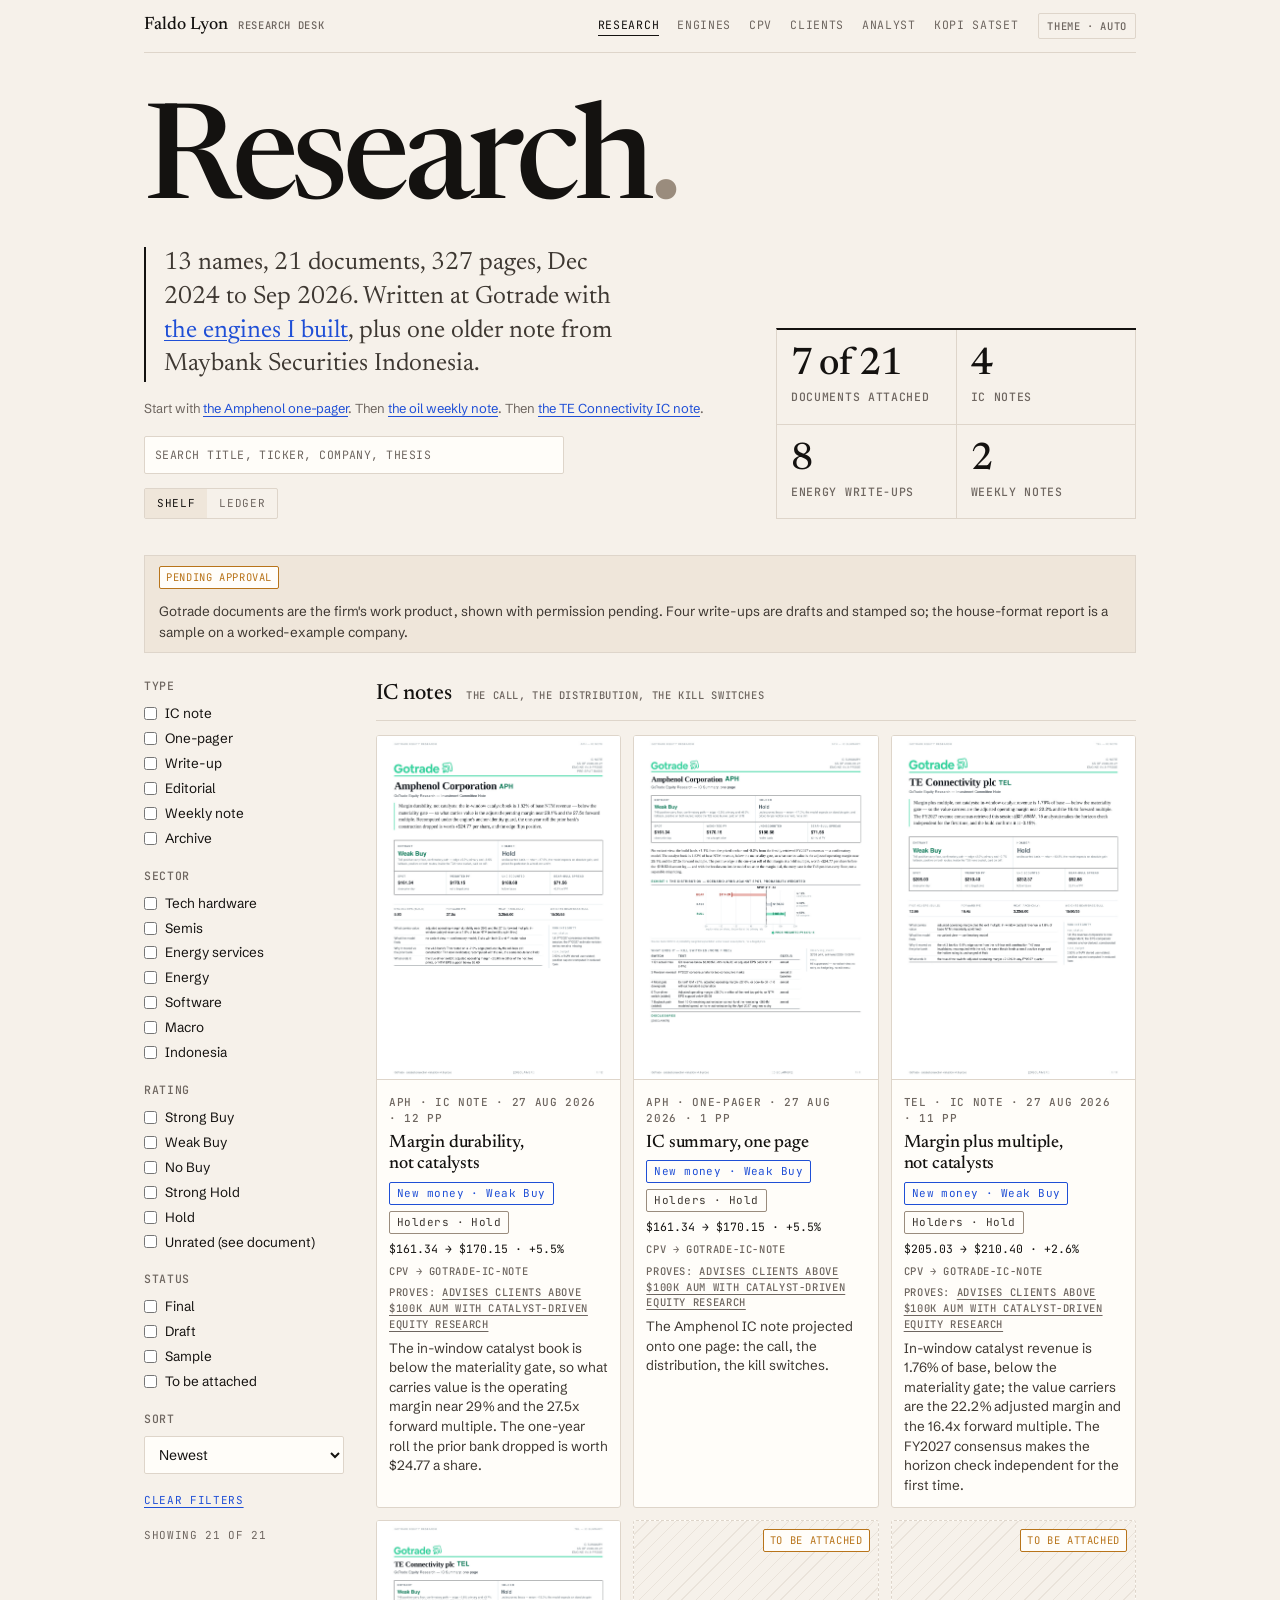
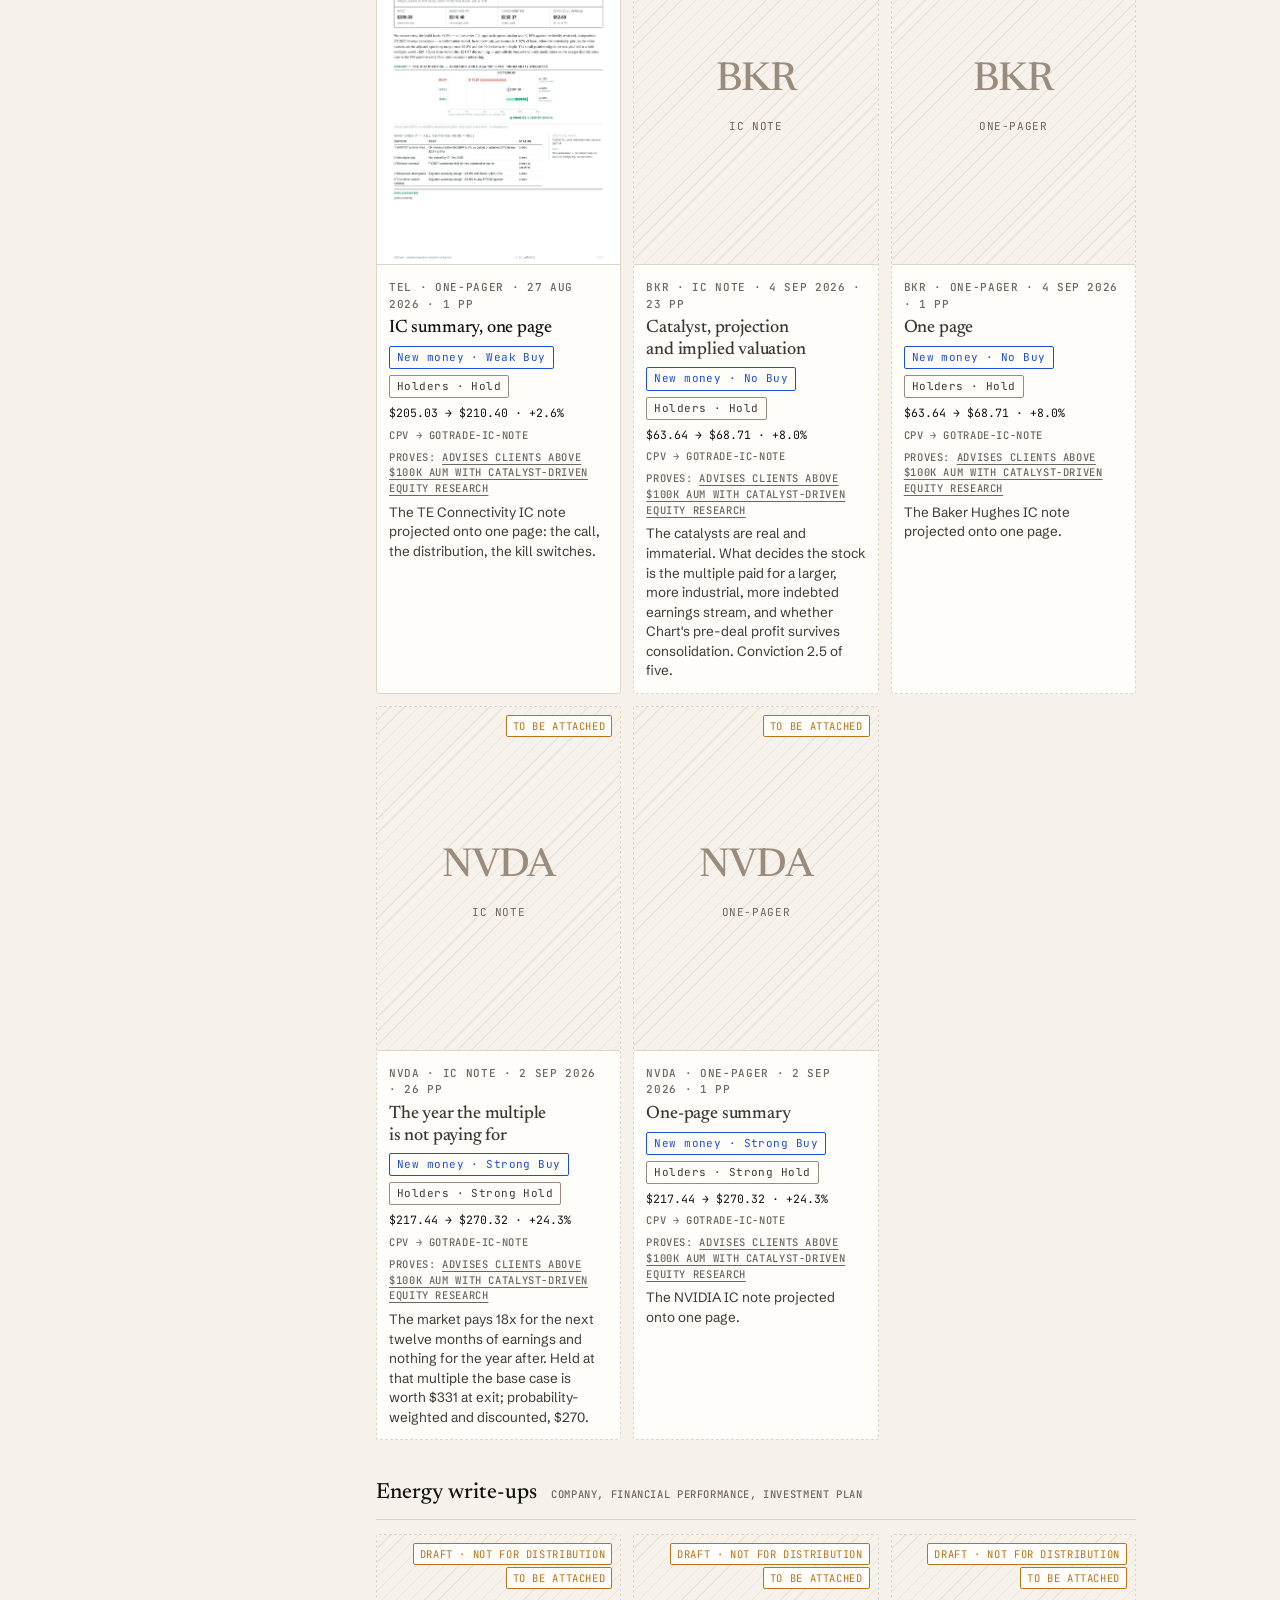
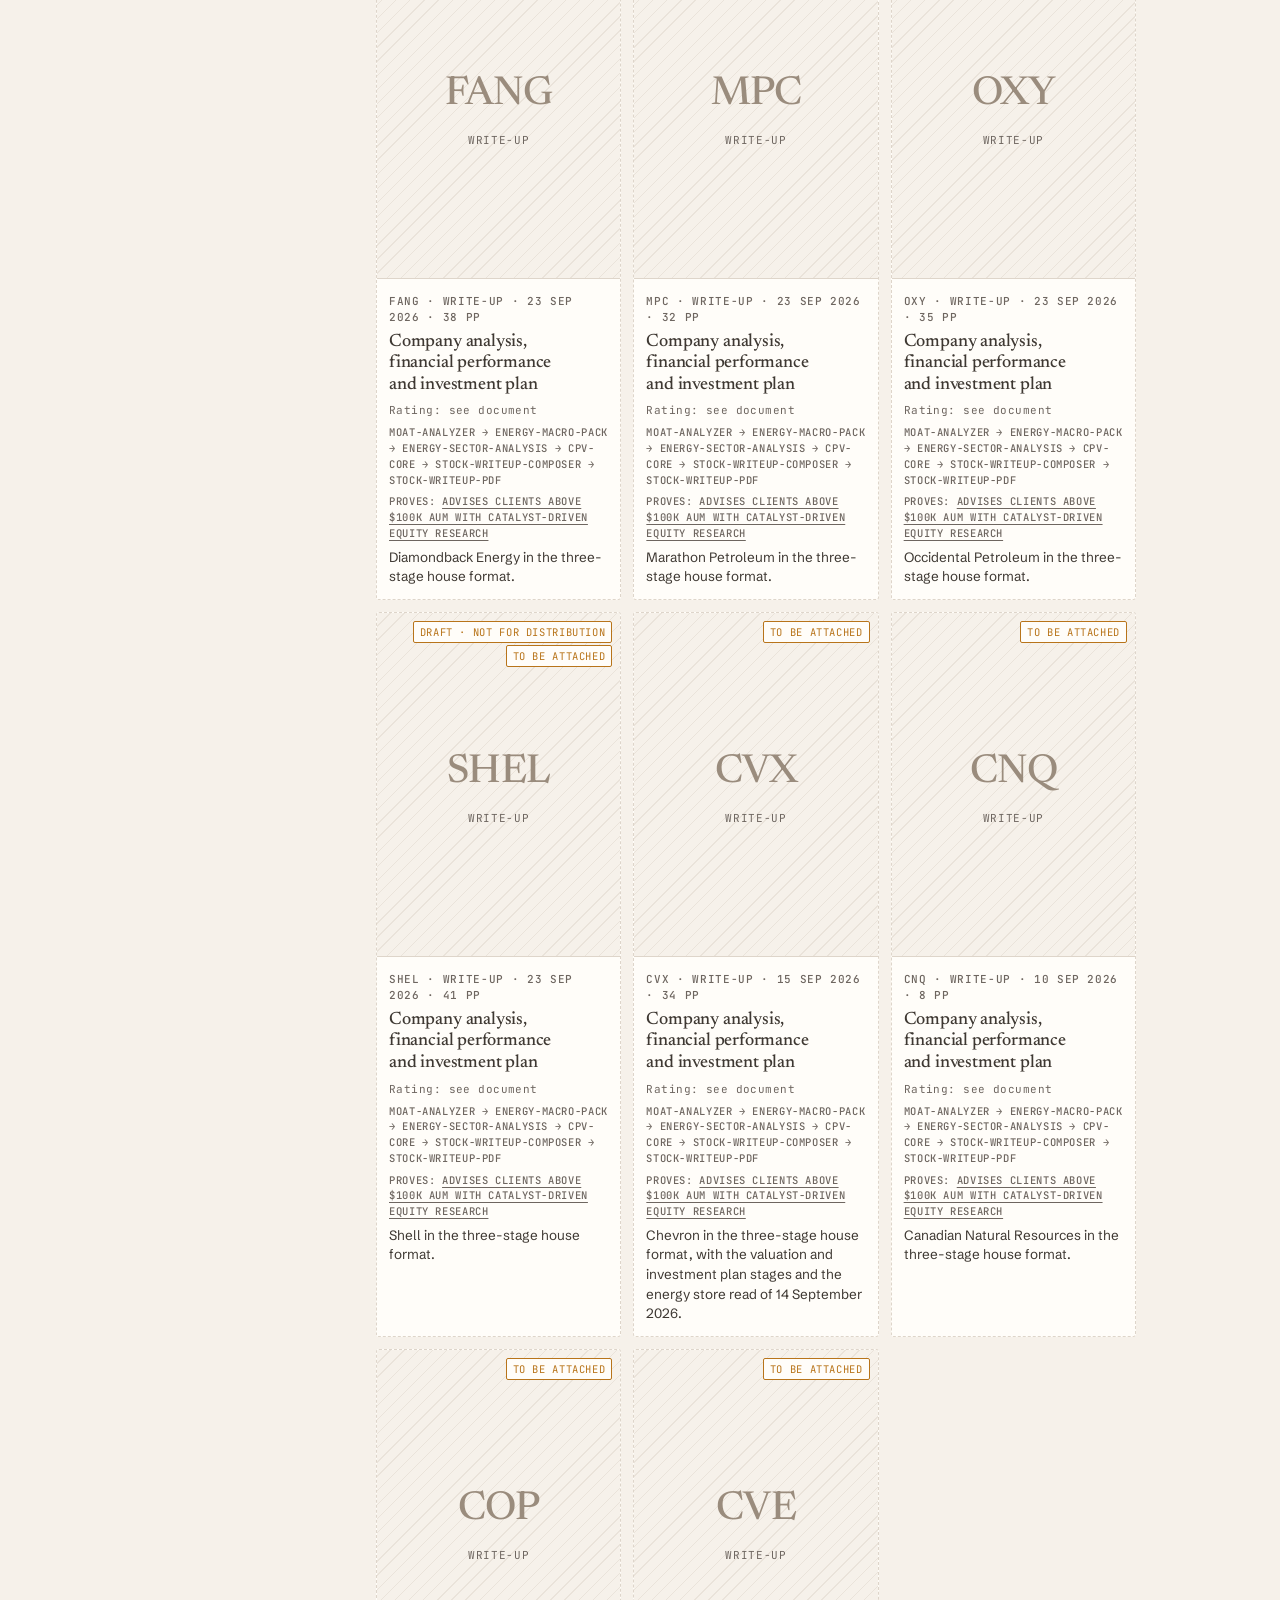
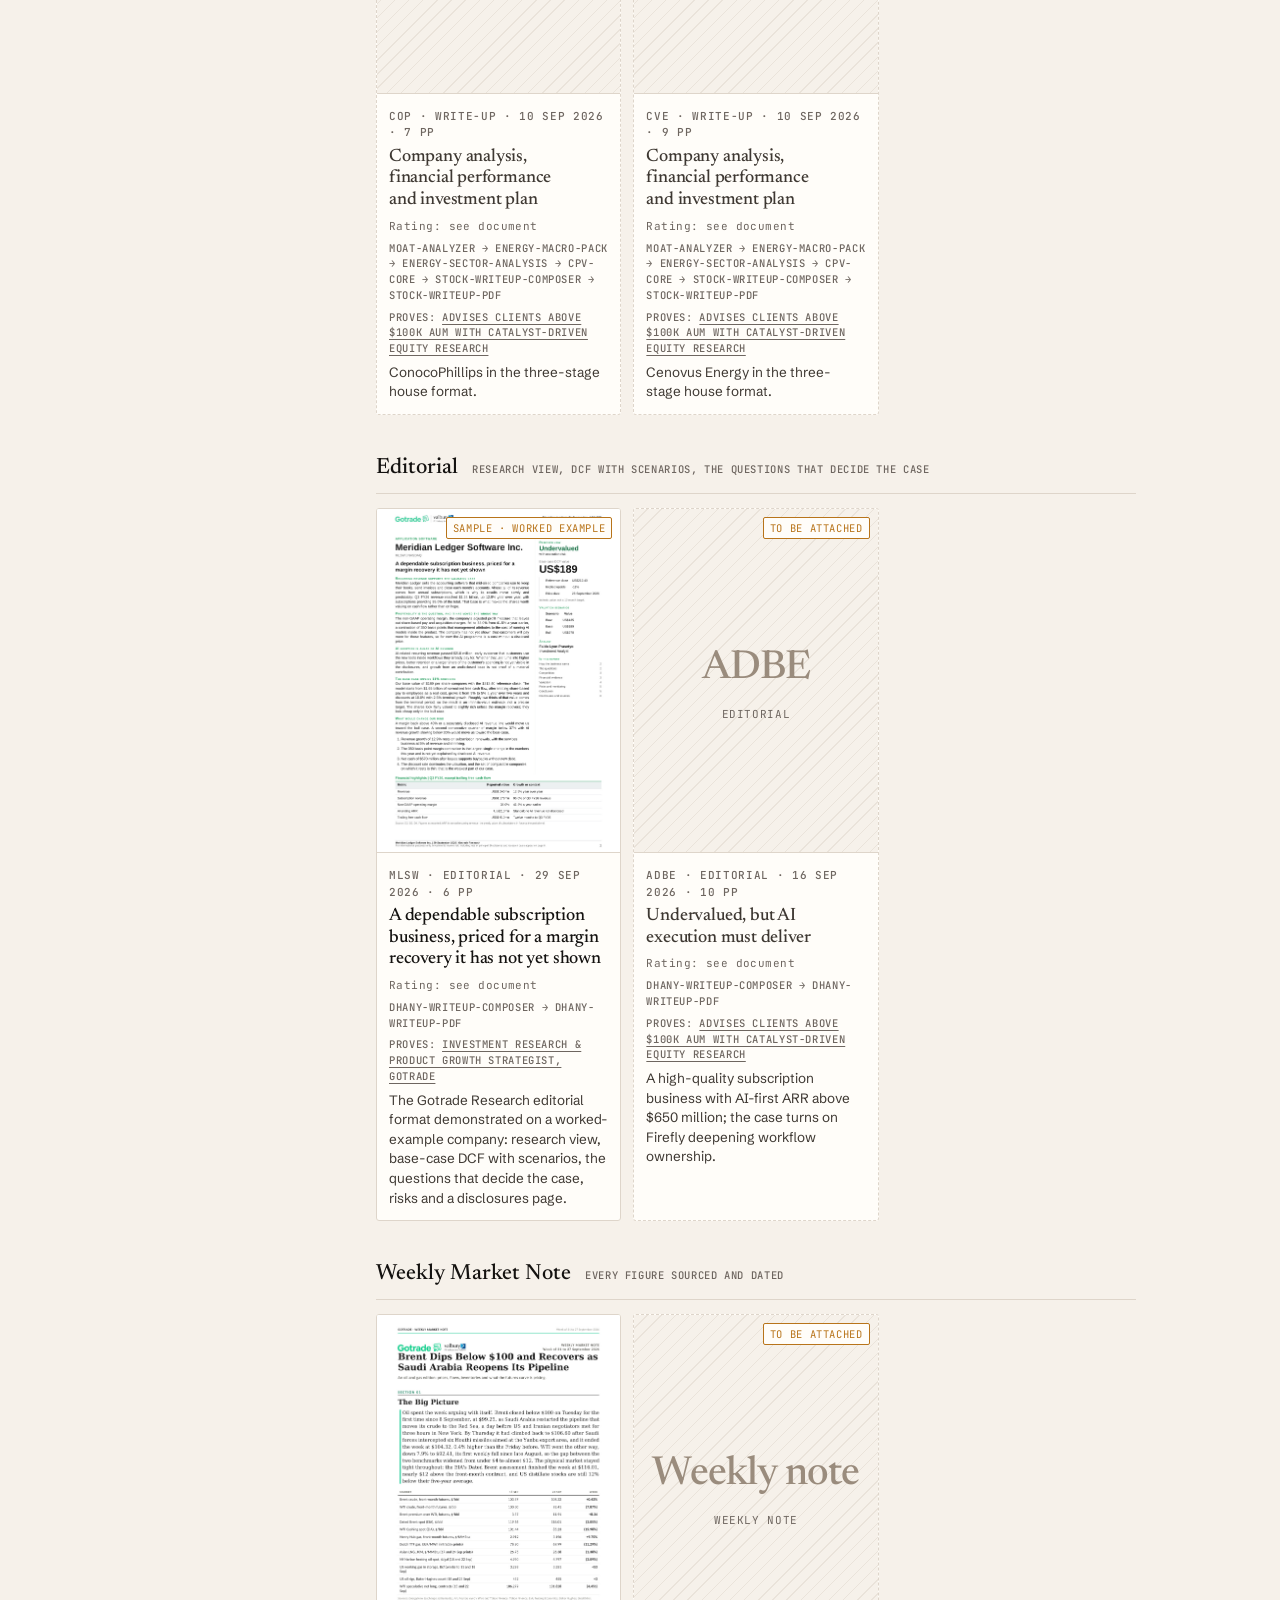
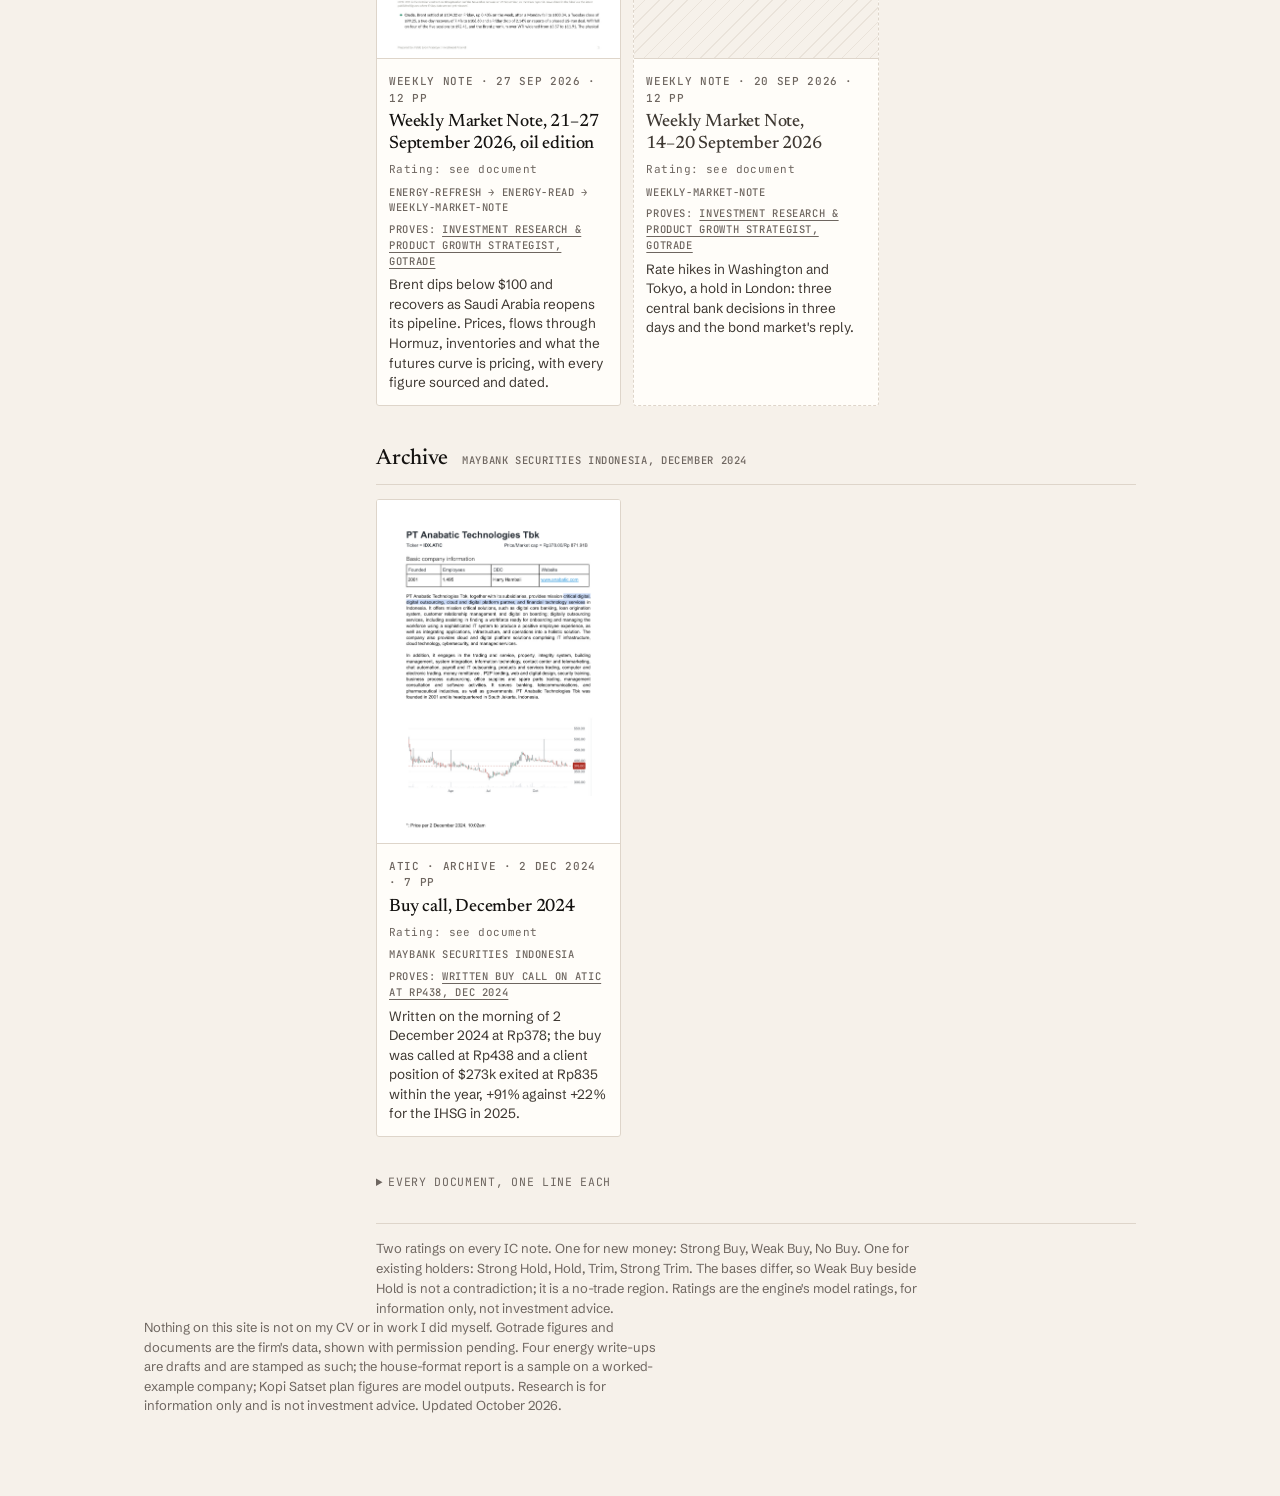
<file: research.html>
<!doctype html>
<html lang="en">
<head>
<meta charset="utf-8">
<meta name="viewport" content="width=device-width, initial-scale=1, viewport-fit=cover">
<title>Research library</title>
<meta name="description" content="Faldo Lyon's research library: the notes written at Gotrade, plus the Maybank buy call from December 2024. IC notes, energy write-ups, editorial reports, weekly market notes, with a filter rail and a search box.">
<!-- HEAD v1 start -->
<script>(function(){try{var t=localStorage.getItem('fl-theme');if(t==='dark'||t==='light'){document.documentElement.setAttribute('data-theme',t);}}catch(e){}})();</script>
<link rel="icon" href="data:,">
<link rel="stylesheet" href="https://fonts.googleapis.com/css2?family=Newsreader:ital,opsz,wght@0,6..72,400;0,6..72,500;0,6..72,600;1,6..72,400;1,6..72,500&family=Schibsted+Grotesk:ital,wght@0,400;0,500;0,600;0,700;1,400&family=JetBrains+Mono:wght@400;500;600&display=swap">
<!-- HEAD v1 end -->
<style>
/* BASE v1 start */
:root {
  --paper: #F6F1EA; --surface: #FFFDF9; --ink: #141210; --ink-2: #3E3832; --muted: #6E6660; --line: #DED5CA; --line-strong: #141210;
  --accent: #1F4FD6; --accent-ink: #FFFFFF; --bench: #9A8C7D; --flag: #B8741A; --tint: #EFE6DA;
  --serif: "Newsreader", "Iowan Old Style", Georgia, serif; --sans: "Schibsted Grotesk", "Helvetica Neue", Arial, sans-serif; --mono: "JetBrains Mono", "SFMono-Regular", Menlo, Consolas, monospace;
}
@media (prefers-color-scheme: dark) { :root:not([data-theme="light"]) { color-scheme: dark; --paper: #15120F; --surface: #1D1915; --ink: #F1EBE3; --ink-2: #CFC6BB; --muted: #9B9187; --line: #332C26; --line-strong: #F1EBE3; --accent: #8DB0FF; --accent-ink: #0B1220; --bench: #7A6E63; --flag: #E0A04A; --tint: #27211B; } }
:root[data-theme="dark"] { color-scheme: dark; --paper: #15120F; --surface: #1D1915; --ink: #F1EBE3; --ink-2: #CFC6BB; --muted: #9B9187; --line: #332C26; --line-strong: #F1EBE3; --accent: #8DB0FF; --accent-ink: #0B1220; --bench: #7A6E63; --flag: #E0A04A; --tint: #27211B; }

* { box-sizing: border-box; }
html { scroll-padding-top: 72px; }
body { margin: 0; background: var(--paper); color: var(--ink); font-family: var(--sans); font-size: 16px; line-height: 1.55; -webkit-font-smoothing: antialiased; }
a { color: var(--accent); text-decoration-thickness: 1px; text-underline-offset: 3px; }
a:focus-visible, button:focus-visible, input:focus-visible, select:focus-visible, summary:focus-visible { outline: 2px solid var(--flag); outline-offset: 3px; }
h1, h2, h3, h4 { margin: 0; text-wrap: balance; }
p { margin: 0; }
img { max-width: 100%; height: auto; }
table { border-collapse: collapse; }
button { font: inherit; color: inherit; }
.mono { font-family: var(--mono); font-size: 11.5px; letter-spacing: 0.06em; text-transform: uppercase; color: var(--muted); font-weight: 500; }
.num { font-variant-numeric: tabular-nums; }
.page { max-width: 1040px; margin: 0 auto; padding-inline: 24px; padding-block: 0 80px; }
.vh { position: absolute; width: 1px; height: 1px; overflow: hidden; clip: rect(0 0 0 0); white-space: nowrap; }

/* Site bar */
.bar { position: sticky; top: env(safe-area-inset-top, 0px); z-index: 5; background: var(--paper); border-bottom: 1px solid var(--line); display: flex; flex-wrap: wrap; align-items: center; gap: 10px 20px; padding-block: 12px; }
.bar .who { font-family: var(--serif); font-size: 18px; font-weight: 500; color: var(--ink); text-decoration: none; display: inline-flex; align-items: baseline; gap: 10px; }
.bar .who .desk { font-size: 10.5px; }
.bar nav { margin-left: auto; display: flex; gap: 18px; flex-wrap: wrap; }
.bar nav a { font-family: var(--mono); font-size: 11.5px; letter-spacing: 0.06em; text-transform: uppercase; color: var(--muted); text-decoration: none; }
.bar nav a:hover, .bar nav a[aria-current] { color: var(--ink); }
.bar nav a[aria-current] { border-bottom: 1px solid var(--ink); padding-bottom: 2px; }
.bar .theme { border: 1px solid var(--line); background: transparent; border-radius: 2px; padding: 4px 8px; cursor: pointer; color: var(--muted); font-size: 10.5px; }
.bar .theme:hover { color: var(--ink); border-color: var(--line-strong); }
.onpage { display: flex; flex-wrap: wrap; gap: 6px 18px; margin-bottom: 48px; font-family: var(--mono); font-size: 11.5px; letter-spacing: 0.06em; text-transform: uppercase; }
.onpage span { color: var(--muted); }
.onpage a { color: var(--muted); text-decoration: none; }
.onpage a:hover { color: var(--ink); }

/* Masthead */
.mast { padding-block: 56px 36px; display: grid; grid-template-columns: minmax(0, 1fr) 360px; gap: 40px; align-items: end; }
.mast.narrow { grid-template-columns: minmax(0, 1fr) 260px; }
.wordmark { font-family: var(--serif); font-weight: 500; font-size: clamp(64px, 11vw, 132px); line-height: 0.88; letter-spacing: -0.04em; }
.wordmark span { color: var(--bench); }
.wordmark em { font-style: italic; font-weight: 400; color: var(--accent); }
.mast .back { font-family: var(--mono); font-size: 11.5px; letter-spacing: 0.06em; text-transform: uppercase; display: inline-block; margin-bottom: 18px; }
.mast .thesis, .thesis { margin-top: 22px; font-family: var(--serif); font-size: clamp(20px, 2.4vw, 25px); line-height: 1.35; max-width: 34ch; color: var(--ink-2); border-left: 2px solid var(--line-strong); padding-left: 18px; }
.mast .role { font-family: var(--mono); font-size: 12px; color: var(--ink); margin-top: 18px; max-width: 60ch; line-height: 1.6; }
.mast figure { margin: 0; }
.mast figure img { width: 100%; height: auto; aspect-ratio: 4 / 5; object-fit: cover; display: block; border-radius: 2px; }
.mast figcaption { font-family: var(--mono); font-size: 11px; letter-spacing: 0.06em; text-transform: uppercase; color: var(--muted); margin-top: 8px; }
.sheet { border-top: 2px solid var(--line-strong); font-size: 13.5px; margin-top: 28px; }
.sheet > div { display: grid; grid-template-columns: 92px 1fr; gap: 12px; padding-block: 8px; border-bottom: 1px solid var(--line); }
.sheet > div > span:first-child { font-family: var(--mono); font-size: 11px; letter-spacing: 0.06em; text-transform: uppercase; color: var(--muted); padding-top: 2px; }
.sheet code { font-family: var(--mono); font-size: 12.5px; color: var(--ink); user-select: all; }
.copy { font: 500 10.5px var(--mono); letter-spacing: 0.05em; text-transform: uppercase; border: 0; background: transparent; color: var(--accent); cursor: pointer; padding: 0; margin-left: 8px; }
.tiles { display: grid; grid-template-columns: repeat(2, 1fr); border-top: 2px solid var(--line-strong); border-left: 1px solid var(--line); }
.tiles > div { padding: 16px 14px 18px; border-right: 1px solid var(--line); border-bottom: 1px solid var(--line); display: flex; flex-direction: column; gap: 4px; }
.tiles strong { font-family: var(--serif); font-size: 38px; font-weight: 500; line-height: 1; letter-spacing: -0.02em; }
.tiles.row4 { grid-template-columns: repeat(4, 1fr); }

.price { display: flex; align-items: baseline; gap: 14px; margin-top: 18px; border-left: 2px solid var(--line-strong); padding-left: 18px; }
.price strong { font-family: var(--serif); font-size: 56px; font-weight: 500; line-height: 1; letter-spacing: -0.02em; }
.price span { font-family: var(--mono); font-size: 13px; color: var(--muted); }

/* Figures tape */
.figures { display: grid; grid-template-columns: repeat(5, 1fr); border-top: 2px solid var(--line-strong); border-bottom: 1px solid var(--line); margin-bottom: 56px; }
.figures.four { grid-template-columns: repeat(4, 1fr); }
.figures > * { color: inherit; text-decoration: none; padding: 18px 18px 18px 0; border-left: 1px solid var(--line); padding-left: 18px; display: flex; flex-direction: column; gap: 4px; }
.figures > *:first-child { border-left: 0; padding-left: 0; }
.figures a:hover strong { color: var(--accent); }
.figures strong { font-family: var(--serif); font-size: 38px; font-weight: 500; line-height: 1; letter-spacing: -0.02em; }
.figures .mono { line-height: 1.35; }

/* Sections and text */
section { margin-bottom: 64px; }
section > header { display: grid; grid-template-columns: 150px minmax(0, 1fr); gap: 32px; align-items: baseline; padding-bottom: 12px; border-bottom: 2px solid var(--line-strong); margin-bottom: 24px; }
section > header h2 { font-family: var(--serif); font-size: 34px; font-weight: 400; letter-spacing: -0.02em; line-height: 1; }
.lede { font-size: 17px; color: var(--ink-2); max-width: 66ch; }
.lede b { color: var(--ink); font-weight: 600; }
.note { font-size: 13px; color: var(--muted); max-width: 70ch; margin-top: 10px; }
.grid2 { display: grid; grid-template-columns: repeat(2, minmax(0, 1fr)); gap: 32px; align-items: start; }
.block h3, h3.h { font-family: var(--serif); font-size: 22px; font-weight: 500; letter-spacing: -0.01em; margin-bottom: 10px; }
.stats { display: flex; flex-wrap: wrap; gap: 8px 36px; margin: 18px 0; }
.stats > div { display: flex; flex-direction: column; gap: 2px; }
.stats strong { font-family: var(--serif); font-size: 32px; font-weight: 500; line-height: 1; letter-spacing: -0.02em; }
.stats strong.up { color: var(--accent); }
.steps { display: grid; grid-template-columns: repeat(4, 1fr); gap: 12px; margin-top: 20px; }
.steps.five { grid-template-columns: repeat(5, 1fr); }
.step { border-top: 2px solid var(--line-strong); padding-top: 10px; }
.step .mono { color: var(--ink); }
.step strong { display: block; font-family: var(--serif); font-size: 20px; font-weight: 500; margin: 4px 0 6px; }
.step p { font-size: 14px; color: var(--ink-2); }
.t { width: 100%; font-size: 14px; }
.t th, .t td { text-align: left; padding: 8px 10px 8px 0; border-bottom: 1px solid var(--line); vertical-align: top; }
.t th { font-family: var(--mono); font-size: 11px; letter-spacing: 0.06em; text-transform: uppercase; color: var(--muted); font-weight: 500; }
.t th button { background: transparent; border: 0; padding: 0; font: inherit; color: inherit; letter-spacing: inherit; text-transform: inherit; cursor: pointer; }
.t th button:hover { color: var(--ink); }
.t td.n, .t th.n { text-align: right; font-variant-numeric: tabular-nums; }
.t td.m { font-family: var(--mono); font-size: 12px; }
.t tr.hi td { font-weight: 600; color: var(--ink); background: var(--tint); }
.t tr.sum td { border-top: 2px solid var(--line-strong); font-weight: 600; }
.tscroll { overflow-x: auto; }
.chart { margin-top: 8px; }
.chart .ttl { font-size: 13.5px; font-weight: 600; margin-bottom: 8px; }
.chart svg { width: 100%; height: auto; display: block; overflow: visible; }
.chart .src { font-size: 12.5px; color: var(--muted); margin-top: 8px; }
.bands { display: grid; grid-template-columns: repeat(3, 1fr); gap: 12px; margin-top: 16px; }
.band { border: 1px solid var(--line); background: var(--surface); padding: 12px 14px; border-radius: 3px; }
.band strong { display: block; font-family: var(--serif); font-size: 20px; font-weight: 500; }
.band .act { font-family: var(--mono); font-size: 11px; letter-spacing: 0.06em; text-transform: uppercase; color: var(--flag); margin-top: 6px; display: block; }
.band p { font-size: 13.5px; color: var(--ink-2); margin-top: 6px; }
.bullets { margin: 12px 0 0; padding-left: 18px; max-width: 64ch; display: flex; flex-direction: column; gap: 6px; font-size: 15px; color: var(--ink-2); }
.bullets li::marker { color: var(--accent); }
.tags { display: flex; flex-wrap: wrap; gap: 6px; margin-top: 14px; }
.tag { font-family: var(--mono); font-size: 11.5px; color: var(--ink); background: var(--surface); border: 1px solid var(--line); border-radius: 3px; padding: 2px 8px; text-decoration: none; }
.tag:hover { border-color: var(--line-strong); }
.more { display: inline-block; margin-top: 18px; font-family: var(--mono); font-size: 11.5px; letter-spacing: 0.06em; text-transform: uppercase; }
.more.big { display: flex; justify-content: space-between; align-items: center; gap: 16px; margin-top: 22px; padding: 14px 16px; border: 1px solid var(--line-strong); color: var(--ink); text-decoration: none; max-width: 760px; font-family: var(--serif); font-size: 19px; letter-spacing: 0; text-transform: none; }
.more.big span { font-family: var(--mono); font-size: 11.5px; letter-spacing: 0.06em; text-transform: uppercase; color: var(--accent); white-space: nowrap; }
.more.big:hover { background: var(--tint); }

/* Entries (experience ledger) */
.entry { display: grid; grid-template-columns: 150px minmax(0, 1fr); gap: 32px; padding-block: 30px; border-bottom: 1px solid var(--line); }
.entry > *, .claim > * { min-width: 0; }
.entry .side { display: flex; flex-direction: column; gap: 4px; }
.entry .side .when { font-family: var(--mono); font-size: 12px; color: var(--ink); }
.entry h3 { font-family: var(--serif); font-size: 26px; font-weight: 500; letter-spacing: -0.015em; line-height: 1.15; }
.entry .org { color: var(--muted); font-size: 14px; margin-top: 4px; }
.entry .what { margin-top: 14px; max-width: 62ch; font-size: 16px; color: var(--ink-2); }
.entry .what b { color: var(--ink); font-weight: 600; }

/* Photos */
.slides { display: grid; grid-template-columns: repeat(auto-fill, minmax(220px, 1fr)); gap: 12px; margin-top: 8px; }
.slides.portrait { grid-template-columns: repeat(auto-fill, minmax(160px, 1fr)); }
.slide { margin: 0; border: 1px solid var(--line); background: var(--surface); border-radius: 3px; overflow: hidden; cursor: zoom-in; padding: 0; text-align: left; font: inherit; color: inherit; display: block; width: 100%; }
.slide img { width: 100%; display: block; aspect-ratio: 16 / 9; object-fit: cover; }
.slides.portrait .slide img { aspect-ratio: 3 / 4; }
.slide span { display: block; padding: 6px 8px; font-family: var(--mono); font-size: 11px; letter-spacing: 0.06em; text-transform: uppercase; color: var(--muted); border-top: 1px solid var(--line); }
.wall { columns: 3; column-gap: 8px; margin-top: 8px; }
.wall figure { margin: 0 0 8px; break-inside: avoid; }
.wall img { width: 100%; display: block; border-radius: 2px; }
.wall figcaption { font-size: 12px; color: var(--muted); margin-top: 4px; }
.dl { display: flex; gap: 20px; flex-wrap: wrap; margin-bottom: 14px; font-size: 14px; }
.strip { display: grid; grid-template-columns: 2fr 1fr; gap: 8px; margin-top: 22px; max-width: 760px; }
.strip figure { margin: 0; }
.strip img { width: 100%; height: 100%; aspect-ratio: 3 / 2; object-fit: cover; display: block; border-radius: 2px; }
.strip figure.tall img { aspect-ratio: 3 / 4; }
.strip figcaption { font-size: 12.5px; color: var(--muted); margin-top: 6px; }
.sheet-row { display: grid; grid-template-columns: repeat(3, 1fr); gap: 8px; margin-top: 16px; max-width: 760px; }
.sheet-row figure { margin: 0; }
.sheet-row img { width: 100%; aspect-ratio: 3 / 4; object-fit: cover; display: block; border-radius: 2px; }
.sheet-row .wide img { aspect-ratio: 3 / 2; }
.sheet-row figcaption { font-family: var(--mono); font-size: 11px; letter-spacing: 0.06em; text-transform: uppercase; color: var(--muted); margin-top: 6px; line-height: 1.5; }

/* Exhibits */
.exhibits { margin-top: 20px; display: grid; grid-template-columns: repeat(auto-fill, minmax(230px, 1fr)); gap: 12px; max-width: 760px; }
.ex { border: 1px solid var(--line); background: var(--surface); border-radius: 3px; overflow: hidden; display: flex; flex-direction: column; margin: 0; }
.ex .lab { display: flex; justify-content: space-between; gap: 8px; padding: 7px 10px; border-bottom: 1px solid var(--line); }
.ex .lab .mono { color: var(--ink); }
.ex .lab .flag { color: var(--flag); }
.ex img { display: block; width: 100%; height: 150px; object-fit: cover; }
.ex .empty { height: 150px; background: repeating-linear-gradient(135deg, transparent 0 9px, var(--line) 9px 10px); opacity: 0.6; }
.ex .cap { padding: 8px 10px; font-size: 13px; color: var(--ink-2); line-height: 1.4; }
.ex.todo { border-style: dashed; background: transparent; }
.ex.todo .cap { color: var(--muted); }
.ex a, .ex button.slide { cursor: zoom-in; }

/* Stamps, banners, chips */
.stamp { display: inline-block; font-family: var(--mono); font-size: 10.5px; letter-spacing: 0.06em; text-transform: uppercase; color: var(--flag); border: 1px solid var(--flag); padding: 2px 6px; border-radius: 2px; background: var(--surface); white-space: nowrap; }
.banner { display: flex; align-items: center; gap: 12px; flex-wrap: wrap; background: var(--tint); border: 1px solid var(--line); padding: 10px 14px; font-size: 13.5px; color: var(--ink-2); margin-bottom: 24px; }
.tk { display: inline-block; font-family: var(--mono); font-size: 11.5px; letter-spacing: 0.06em; text-transform: uppercase; border: 1px solid var(--line); padding: 1px 6px; border-radius: 2px; color: var(--ink); text-decoration: none; }
a.tk:hover { color: var(--accent); border-color: var(--accent); }
.rating { display: flex; flex-wrap: wrap; align-items: center; gap: 6px; }
.chip { display: inline-block; font-family: var(--mono); font-size: 11px; letter-spacing: 0.04em; padding: 2px 7px; border-radius: 2px; border: 1px solid var(--bench); color: var(--ink-2); white-space: nowrap; }
.chip.ent { border-color: var(--accent); color: var(--accent); }
.rating .px { font-family: var(--mono); font-size: 11.5px; color: var(--ink); }
.rating .none { font-family: var(--mono); font-size: 11px; letter-spacing: 0.04em; color: var(--muted); }

/* Document cards */
.shelf { display: grid; grid-template-columns: repeat(auto-fill, minmax(200px, 1fr)); gap: 12px; }
.doc { background: var(--surface); border: 1px solid var(--line); border-radius: 3px; overflow: hidden; padding: 0 0 12px; display: flex; flex-direction: column; gap: 6px; position: relative; }
.doc .doc-open { display: block; width: 100%; border: 0; padding: 0; background: transparent; cursor: pointer; text-align: left; position: relative; }
.doc .doc-open[aria-disabled="true"] { cursor: default; }
.doc .cover { display: block; aspect-ratio: 1 / 1.414; background: #FFFFFF; border-bottom: 1px solid var(--line); overflow: hidden; position: relative; }
.doc .cover img { width: 100%; height: 100%; object-fit: cover; object-position: top; display: block; }
.doc .cover.empty { background: var(--paper); display: flex; flex-direction: column; align-items: center; justify-content: center; gap: 6px; }
.doc .cover.empty::before { content: ""; position: absolute; inset: 0; background: repeating-linear-gradient(135deg, transparent 0 9px, var(--line) 9px 10px); opacity: 0.5; }
.doc .cover.empty b { position: relative; font-family: var(--serif); font-weight: 500; font-size: 40px; color: var(--bench); letter-spacing: -0.02em; }
.doc .cover.empty i { position: relative; font-style: normal; font-family: var(--mono); font-size: 11px; letter-spacing: 0.06em; text-transform: uppercase; color: var(--muted); }
.doc .cover .stamp { position: absolute; top: 8px; right: 8px; }
.doc .meta { padding: 8px 12px 0; font-size: 11px; line-height: 1.5; }
.doc .ttl { font-family: var(--serif); font-size: 18px; font-weight: 500; line-height: 1.2; padding: 0 12px; letter-spacing: -0.01em; }
.doc .ttl a { color: var(--ink); text-decoration: none; }
.doc .ttl a:hover { color: var(--accent); }
.doc .rating { padding: 0 12px; }
.doc .lineage, .doc .proves { padding: 0 12px; font-size: 10.5px; line-height: 1.5; }
.doc .proves a { color: var(--muted); }
.doc .proves a:hover { color: var(--ink); }
.doc .thesis { padding: 0 12px; margin: 0; font-family: var(--sans); font-size: 13.5px; color: var(--ink-2); border: 0; max-width: none; line-height: 1.45; }
.doc.slot { border-style: dashed; }
.doc.slot .ttl a { color: var(--ink-2); }

/* Library layout */
.lib { display: grid; grid-template-columns: 200px minmax(0, 1fr); gap: 32px; align-items: start; }
.rail { position: sticky; top: 64px; display: flex; flex-direction: column; gap: 18px; font-size: 13.5px; }
.rail .grp { display: flex; flex-direction: column; gap: 4px; }
.rail .grp .mono { margin-bottom: 4px; }
.rail label { display: flex; gap: 8px; align-items: center; cursor: pointer; }
.rail input[type="checkbox"] { accent-color: var(--accent); margin: 0; }
.rail select, .search input { font: inherit; font-size: 14px; color: var(--ink); background: var(--surface); border: 1px solid var(--line); border-radius: 2px; padding: 8px 10px; }
.rail .count { font-family: var(--mono); font-size: 11px; letter-spacing: 0.06em; text-transform: uppercase; color: var(--muted); }
.rail .clear { font-family: var(--mono); font-size: 11px; letter-spacing: 0.06em; text-transform: uppercase; }
.railscroll { display: none; }
.search { margin-top: 18px; max-width: 420px; }
.search input { width: 100%; font-family: var(--mono); font-size: 13px; }
.search input::placeholder { font-family: var(--mono); font-size: 11.5px; letter-spacing: 0.04em; text-transform: uppercase; color: var(--muted); }
.views { display: inline-flex; gap: 0; margin-top: 14px; border: 1px solid var(--line); border-radius: 2px; overflow: hidden; }
.views button { border: 0; background: transparent; padding: 6px 12px; cursor: pointer; font-family: var(--mono); font-size: 11px; letter-spacing: 0.06em; text-transform: uppercase; color: var(--muted); }
.views button[aria-pressed="true"] { background: var(--tint); color: var(--ink); }
.series { margin-bottom: 36px; }
.series > h3 { display: flex; align-items: baseline; gap: 14px; flex-wrap: wrap; padding-bottom: 8px; border-bottom: 1px solid var(--line); margin-bottom: 14px; font-family: var(--serif); font-size: 22px; font-weight: 500; }
.series > h3 .mono { font-size: 10.5px; }
.catalogue { margin-top: 24px; font-size: 13.5px; }
.catalogue summary { cursor: pointer; font-family: var(--mono); font-size: 11.5px; letter-spacing: 0.06em; text-transform: uppercase; color: var(--muted); }
.catalogue ul { padding-left: 18px; }
.catalogue li { margin: 4px 0; }

/* Document pane */
.pane-back { position: fixed; inset: 0; background: rgba(0, 0, 0, 0.35); z-index: 20; display: none; }
.pane { position: fixed; top: 0; right: 0; bottom: 0; width: 480px; max-width: 100vw; background: var(--surface); border-left: 1px solid var(--line); z-index: 21; overflow-y: auto; padding: 16px 20px 40px; transform: translateX(100%); display: none; }
.pane.open, .pane-back.open { display: block; }
.pane.open { transform: none; }
.pane .pane-ctl { display: flex; justify-content: space-between; align-items: center; gap: 10px; margin-bottom: 14px; }
.pane .pane-ctl button { border: 1px solid var(--line); background: transparent; border-radius: 2px; padding: 5px 10px; cursor: pointer; font-family: var(--mono); font-size: 11px; letter-spacing: 0.06em; text-transform: uppercase; color: var(--muted); }
.pane .pane-ctl button:hover { color: var(--ink); border-color: var(--line-strong); }
.pane .cover { display: block; max-height: 48vh; background: #FFFFFF; border: 1px solid var(--line); overflow: hidden; }
.pane .cover img { width: 100%; height: auto; max-height: 48vh; object-fit: contain; object-position: top; display: block; }
.pane .cover.empty { aspect-ratio: 1.414 / 1; background: var(--paper); display: flex; align-items: center; justify-content: center; gap: 10px; position: relative; }
.pane .cover.empty::before { content: ""; position: absolute; inset: 0; background: repeating-linear-gradient(135deg, transparent 0 9px, var(--line) 9px 10px); opacity: 0.5; }
.pane .cover.empty b { position: relative; font-family: var(--serif); font-weight: 500; font-size: 40px; color: var(--bench); }
.pane .cover.empty i { position: relative; font-style: normal; font-family: var(--mono); font-size: 11px; letter-spacing: 0.06em; text-transform: uppercase; color: var(--muted); }
.pane h2 { font-family: var(--serif); font-size: 24px; font-weight: 500; line-height: 1.2; margin-top: 10px; letter-spacing: -0.01em; }
.pane .meta { margin-top: 12px; }
.pane .byline { font-size: 13px; color: var(--muted); margin-top: 6px; }
.pane .call { border-top: 2px solid var(--line-strong); margin-top: 14px; padding-top: 12px; display: flex; flex-direction: column; gap: 8px; }
.pane .call p { font-size: 14.5px; color: var(--ink-2); }
.pane .status { font-size: 13px; color: var(--flag); margin-top: 10px; }
.pane .lineage, .pane .proves { margin-top: 10px; font-size: 11px; line-height: 1.8; }
.pane .actions { display: flex; flex-wrap: wrap; gap: 10px; margin-top: 16px; }
.pane .actions a, .pane .actions span { font-family: var(--mono); font-size: 11.5px; letter-spacing: 0.06em; text-transform: uppercase; border: 1px solid var(--line-strong); color: var(--ink); text-decoration: none; padding: 7px 10px; border-radius: 2px; }
.pane .actions a:hover { background: var(--tint); }
.pane .actions span { color: var(--muted); border-color: var(--line); }
.pane .pages { margin-top: 18px; }
.pane .pages .slides.portrait { grid-template-columns: repeat(auto-fill, minmax(120px, 1fr)); }
body.pane-open { overflow: hidden; }

/* Engines */
.eng { background: var(--surface); border: 1px solid var(--line); border-left: 2px solid var(--accent); border-radius: 3px; padding: 12px 14px; display: flex; flex-direction: column; gap: 8px; }
.eng .head { display: flex; justify-content: space-between; align-items: baseline; gap: 10px; flex-wrap: wrap; }
.eng .name { font-family: var(--mono); font-size: 13px; color: var(--ink); }
.eng .flavor { font-family: var(--mono); font-size: 10.5px; letter-spacing: 0.06em; text-transform: uppercase; border: 1px solid var(--line); padding: 1px 6px; border-radius: 2px; color: var(--muted); }
.eng .size { font-family: var(--mono); font-size: 11px; color: var(--muted); }
.eng .kv { display: grid; grid-template-columns: 72px minmax(0, 1fr); gap: 4px 10px; font-size: 13.5px; color: var(--ink-2); }
.eng .kv .k { font-family: var(--mono); font-size: 10.5px; letter-spacing: 0.06em; text-transform: uppercase; color: var(--muted); padding-top: 3px; }
.eng .rule { font-family: var(--serif); font-style: italic; font-size: 15px; color: var(--ink); border-left: 2px solid var(--line); padding-left: 10px; }
.eng .produced { display: flex; flex-wrap: wrap; gap: 6px; align-items: center; }
.engs { display: grid; grid-template-columns: repeat(auto-fill, minmax(300px, 1fr)); gap: 12px; }
details.dossier { border-top: 1px solid var(--line); padding: 14px 0; }
details.dossier summary { cursor: pointer; list-style: none; display: flex; flex-direction: column; gap: 4px; }
details.dossier summary::-webkit-details-marker { display: none; }
details.dossier summary h3 { font-family: var(--serif); font-size: 22px; font-weight: 500; }
details.dossier summary h3::after { content: " +"; color: var(--muted); }
details.dossier[open] summary h3::after { content: " −"; }
details.dossier .body { margin-top: 16px; display: flex; flex-direction: column; gap: 18px; }
.diagram { overflow-x: auto; border: 1px solid var(--line); background: var(--surface); border-radius: 3px; padding: 12px; margin-top: 16px; }
.diagram svg { min-width: 640px; width: 100%; height: auto; display: block; }
.diagram .node { fill: var(--paper); stroke: var(--line); }
.diagram .hub { fill: var(--accent); stroke: var(--accent); }
.diagram .store { fill: var(--paper); stroke: var(--line); stroke-dasharray: 4 3; }
.diagram .edge { stroke: var(--muted); fill: none; stroke-width: 1; }
.diagram text { fill: var(--ink); font-family: var(--sans); font-size: 13px; }
.diagram text.mono { fill: var(--muted); font-family: var(--mono); font-size: 11px; letter-spacing: 0.06em; text-transform: uppercase; }
.diagram .hub + text, .diagram text.on { fill: var(--accent-ink); }
.diagram a { cursor: pointer; }
.frame { aspect-ratio: 16 / 10; border: 1px solid var(--line); background: var(--surface); border-radius: 3px; overflow: hidden; margin-top: 14px; }
.frame iframe { width: 100%; height: 100%; border: 0; display: block; }

/* Claims (CV line + evidence), ventures, certificates */
.claim { display: grid; grid-template-columns: 150px minmax(0, 1fr); gap: 32px; padding-block: 28px; border-bottom: 1px solid var(--line); }
.claim blockquote { margin: 0; font-family: var(--serif); font-size: 19px; line-height: 1.4; color: var(--ink); max-width: 60ch; }
.claim blockquote p + p { margin-top: 6px; }
.ventures { display: grid; grid-template-columns: repeat(3, 1fr); gap: 12px; margin-top: 16px; }
.venture { border: 1px solid var(--line); background: var(--surface); border-radius: 3px; overflow: hidden; display: flex; flex-direction: column; }
.venture img { width: 100%; aspect-ratio: 3 / 2; object-fit: cover; display: block; }
.venture .vbody { padding: 12px 14px 14px; display: flex; flex-direction: column; gap: 6px; }
.venture h3 { font-family: var(--serif); font-size: 22px; font-weight: 500; }
.venture p { font-size: 14px; color: var(--ink-2); }
.venture .stats { margin: 8px 0 0; gap: 6px 22px; }
.venture .stats strong { font-size: 26px; }
.venture .more { margin-top: 10px; }
.certs .fam { display: flex; flex-wrap: wrap; gap: 6px; margin: 16px 0 12px; }
.certs .fam button { border: 1px solid var(--line); background: transparent; border-radius: 2px; padding: 3px 9px; cursor: pointer; font-family: var(--mono); font-size: 11px; letter-spacing: 0.06em; text-transform: uppercase; color: var(--muted); }
.certs .fam button[aria-pressed="true"] { background: var(--tint); color: var(--ink); border-color: var(--line-strong); }
.certs .slides { grid-template-columns: repeat(6, 1fr); }
.certs .slide img { aspect-ratio: 4 / 3; }
.certs .showall { margin-top: 12px; border: 1px solid var(--line-strong); background: transparent; border-radius: 2px; padding: 7px 12px; cursor: pointer; font-family: var(--mono); font-size: 11px; letter-spacing: 0.06em; text-transform: uppercase; color: var(--ink); }
.thumb { width: 56px; height: 56px; object-fit: cover; border: 1px solid var(--line); border-radius: 2px; display: inline-block; vertical-align: middle; margin-right: 4px; cursor: zoom-in; }

/* Lightbox */
dialog#lb { border: 0; padding: 0; background: transparent; max-width: min(96vw, 1200px); }
dialog#lb::backdrop { background: rgba(0, 0, 0, 0.85); }
dialog#lb img { max-width: 96vw; max-height: 86vh; display: block; border-radius: 2px; margin: 0 auto; }
dialog#lb .ctl { display: flex; justify-content: space-between; align-items: center; gap: 10px; margin-top: 10px; color: #fff; font-family: var(--mono); font-size: 12px; letter-spacing: 0.06em; text-transform: uppercase; }
dialog#lb button { font: inherit; color: #fff; background: transparent; border: 1px solid rgba(255, 255, 255, 0.5); padding: 6px 12px; cursor: pointer; border-radius: 2px; }

/* Promoted from the page builds */
.doc .cover .stamp + .stamp { top: 32px; }
.ledger .t { min-width: 860px; }
.ledger .t th, .ledger .t td { white-space: nowrap; }
.ledger .t td.tt { white-space: normal; min-width: 240px; }
.ledger .t th.on button { color: var(--ink); }
.pane button.cover { width: 100%; padding: 0; cursor: zoom-in; text-align: left; border: 1px solid var(--line); }
.exhibits { align-items: start; }
.certs .slide[hidden], .certs .showall[hidden] { display: none; }
.t .flag { color: var(--flag); }
.cov { min-width: 820px; }
.cov.macro { min-width: 560px; }
.cov .rating { flex-wrap: wrap; }
.cov .stamp { white-space: nowrap; }
.cov td .stamp { display: block; width: fit-content; max-width: 150px; white-space: normal; line-height: 1.3; margin: 0 0 4px; }
.cov td.num { white-space: nowrap; }
.band strong a { color: inherit; text-decoration: none; }
.band strong a:hover { color: var(--accent); }
.claim .chips { display: flex; flex-wrap: wrap; gap: 6px; margin-top: 14px; }
.claim > div > .stats { margin-top: 16px; }
.sheet-row a, .strip figure a { display: block; }
.venture .side { display: block; margin-top: -2px; }
.eng .note { font-size: 13px; color: var(--muted); margin: 0; max-width: none; }
.eng .produced .k { font-family: var(--mono); font-size: 10.5px; letter-spacing: 0.06em; text-transform: uppercase; color: var(--muted); }
.eng .flavor.prop { color: var(--flag); border-color: var(--flag); }
.dossier .body h4 { font-family: var(--mono); font-size: 11px; letter-spacing: 0.06em; text-transform: uppercase; color: var(--muted); font-weight: 500; margin-bottom: 6px; }
.formula { font-family: var(--mono); font-size: 12.5px; color: var(--ink); }
.dossier .body .line { font-family: var(--serif); font-size: 17px; font-style: italic; color: var(--ink); max-width: 60ch; }
.frame .fallback { display: none; }
.frame.failed { aspect-ratio: auto; border: 0; background: transparent; }
.frame.failed iframe { display: none; }
.frame.failed .fallback { display: block; }

/* Claim plates: a claim set beside its evidence, with a source line */
.plate { padding-block: 72px 64px; border-top: 1px solid var(--line); margin: 0; }
.plate:first-of-type { border-top: 0; }
.plate .idx { font-family: var(--mono); font-size: 11.5px; letter-spacing: 0.06em; text-transform: uppercase; color: var(--muted); display: flex; align-items: center; gap: 12px; margin-bottom: 28px; }
.plate .idx::after { content: ""; flex: 1; height: 1px; background: var(--line); }
.claim-x { font-family: var(--serif); font-weight: 400; font-size: clamp(36px, 5.2vw, 68px); line-height: 1.02; letter-spacing: -0.03em; max-width: 16ch; text-wrap: balance; }
.claim-x .num { font-weight: 500; font-variant-numeric: tabular-nums; }
.claim-x em { font-style: italic; color: var(--accent); }
.claim-x .arrow { color: var(--bench); font-weight: 400; }
.sub { margin-top: 20px; font-family: var(--serif); font-size: clamp(18px, 2vw, 22px); line-height: 1.4; color: var(--ink-2); max-width: 40ch; }
.sub b { color: var(--ink); font-weight: 500; }
.srcline { display: inline-flex; align-items: baseline; gap: 10px; margin-top: 22px; font-family: var(--mono); font-size: 11.5px; letter-spacing: 0.06em; text-transform: uppercase; color: var(--ink); text-decoration: none; border-top: 1px solid var(--line-strong); padding-top: 10px; }
.srcline::before { content: "↳"; color: var(--bench); }
.srcline .go { color: var(--accent); }
.srcline:hover .go { text-decoration: underline; text-underline-offset: 3px; }
.plate .side { display: grid; grid-template-columns: minmax(0, 7fr) minmax(0, 5fr); gap: 48px; align-items: start; }
.plate .side.flip { grid-template-columns: minmax(0, 5fr) minmax(0, 7fr); }
.plate figure { margin: 0; }
.plate figure img { width: 100%; display: block; border-radius: 2px; }
.plate figcaption, .cap-m { font-family: var(--mono); font-size: 11px; letter-spacing: 0.06em; text-transform: uppercase; color: var(--muted); margin-top: 8px; line-height: 1.6; }
.pageimg { border: 1px solid var(--line); background: #FFFFFF; }
.bleed { margin-inline: calc(50% - 50vw); padding-inline: calc(50vw - 50%); }
.triptych { display: grid; grid-template-columns: repeat(3, 1fr); gap: 8px; margin-top: 28px; }
.triptych img { width: 100%; aspect-ratio: 4 / 5; object-fit: cover; display: block; border-radius: 2px; }
.wide { margin-top: 8px; }
.wide img { width: 100%; aspect-ratio: 21 / 9; object-fit: cover; object-position: center 40%; display: block; border-radius: 2px; }
.fan { display: flex; align-items: flex-end; margin-top: 36px; padding-bottom: 12px; min-height: 240px; }
.fan a { display: block; width: 170px; flex: 0 0 auto; margin-right: -46px; border: 1px solid var(--line); background: #FFFFFF; box-shadow: 0 1px 0 var(--line); transform: rotate(var(--r, 0deg)) translateY(var(--y, 0px)); transform-origin: bottom center; }
.fan a img { width: 100%; aspect-ratio: 1 / 1.414; object-fit: cover; object-position: top; display: block; }
.fan a:nth-child(1) { --r: -6deg; --y: 6px; } .fan a:nth-child(2) { --r: -3deg; } .fan a:nth-child(3) { --r: -1deg; --y: 4px; } .fan a:nth-child(4) { --r: 1deg; } .fan a:nth-child(5) { --r: 3deg; --y: 6px; } .fan a:nth-child(6) { --r: 5deg; } .fan a:nth-child(7) { --r: 7deg; --y: 8px; }
.fan a:hover, .fan a:focus-visible { z-index: 2; transform: rotate(0deg) translateY(-14px); border-color: var(--line-strong); }
.fan .more-fan { width: auto; margin-left: 72px; margin-right: 0; align-self: center; border: 0; background: transparent; box-shadow: none; transform: none; white-space: nowrap; }
.lines { margin-top: 28px; border-top: 2px solid var(--line-strong); max-width: 760px; }
.lines > a, .lines > div { display: grid; grid-template-columns: 84px minmax(0, 1fr) minmax(0, 300px); gap: 16px; padding: 12px 0; border-bottom: 1px solid var(--line); color: inherit; text-decoration: none; align-items: baseline; font-size: 15px; }
.lines > a:hover .ttl { color: var(--accent); }
.lines .tk { justify-self: start; }
.lines .ttl { font-family: var(--serif); font-size: 19px; }
.lines .r { font-family: var(--mono); font-size: 11px; line-height: 1.6; color: var(--muted); text-align: right; }
.trace { margin-top: 36px; overflow-x: auto; }
.trace svg { min-width: 760px; width: 100%; height: auto; display: block; }
.trace .rail { stroke: var(--line-strong); stroke-width: 2; fill: none; }
.trace .stop { fill: var(--paper); stroke: var(--line-strong); stroke-width: 2; }
.trace .stop.hub { fill: var(--accent); stroke: var(--accent); }
.trace .gate { fill: var(--flag); }
.trace text { font-family: var(--sans); font-size: 13px; fill: var(--ink); }
.trace text.mono { font-family: var(--mono); font-size: 10.5px; letter-spacing: 0.06em; text-transform: uppercase; fill: var(--muted); }
.trace text.flag { font-family: var(--mono); font-size: 10.5px; letter-spacing: 0.04em; fill: var(--flag); }
.write { padding-block: 80px 40px; border-top: 1px solid var(--line); }
.write .mail { display: inline-flex; align-items: baseline; gap: 14px; margin-top: 24px; font-family: var(--mono); font-size: clamp(18px, 3vw, 30px); color: var(--ink); word-break: break-all; }
.write .mail code { font-family: inherit; user-select: all; }
.write .meta { margin-top: 18px; font-family: var(--mono); font-size: 11.5px; letter-spacing: 0.06em; text-transform: uppercase; color: var(--muted); display: flex; gap: 20px; flex-wrap: wrap; }
.write .meta a { color: var(--ink); }
.toc { display: grid; grid-template-columns: repeat(5, 1fr); border-top: 2px solid var(--line-strong); border-bottom: 1px solid var(--line); margin-top: 56px; }
.toc a { color: inherit; text-decoration: none; padding: 18px 16px 18px 0; border-left: 1px solid var(--line); padding-left: 16px; display: flex; flex-direction: column; gap: 6px; }
.toc a:first-child { border-left: 0; padding-left: 0; }
.toc strong { font-family: var(--serif); font-size: clamp(30px, 3.4vw, 40px); font-weight: 500; line-height: 1; letter-spacing: -0.02em; }
.toc a:hover strong { color: var(--accent); }
.toc .mono { line-height: 1.4; }
.toc .mono em { font-style: normal; color: var(--ink); }
@media (max-width: 900px) { .toc { grid-template-columns: repeat(2, 1fr); } .toc a { border-left: 0; padding-left: 0; border-top: 1px solid var(--line); } .toc a:nth-child(-n+2) { border-top: 0; } .toc a:nth-child(2n) { border-left: 1px solid var(--line); padding-left: 16px; } }
@media (max-width: 820px) {
  .plate { padding-block: 48px 40px; }
  .plate .side, .plate .side.flip { grid-template-columns: 1fr; gap: 24px; }
  .plate .side.flip > :first-child { order: 2; }
  .triptych { grid-template-columns: repeat(3, 1fr); gap: 4px; }
  .wide img { aspect-ratio: 4 / 3; }
  .fan { overflow-x: auto; padding-bottom: 20px; min-height: 0; }
  .fan a { width: 120px; margin-right: -24px; }
  .lines > a, .lines > div { grid-template-columns: 64px minmax(0, 1fr); }
  .lines .r { grid-column: 2; text-align: left; }
  .write { padding-block: 64px 56px; }
}
@media (prefers-reduced-motion: no-preference) {
  .fan a { transition: transform .25s ease, border-color .15s; }
  .srcline::before { transition: transform .2s; display: inline-block; }
  .srcline:hover::before { transform: translateX(3px); }
  .open .wordmark, .open .intro { animation: rise .7s ease both; }
  .open .intro { animation-delay: .12s; }
  @keyframes rise { from { opacity: 0; transform: translateY(14px); } to { opacity: 1; transform: none; } }
}

/* Two registers: market term as text, engine code as a tag; a page can switch the tags off */
.code { display: inline-block; font-family: var(--mono); font-size: 10.5px; letter-spacing: 0.04em; text-transform: none; color: var(--muted); border: 1px solid var(--line); border-radius: 2px; padding: 0 5px; line-height: 1.6; vertical-align: 0.15em; margin-left: 6px; white-space: nowrap; font-weight: 500; font-style: normal; }
h1 .code, h2 .code, .claim-x .code { font-size: 12px; vertical-align: 0.6em; margin-left: 10px; letter-spacing: 0.06em; }
.mono .code { margin-left: 4px; }
.codes-off .code { display: none; }
.codeswitch { display: inline-flex; align-items: center; gap: 8px; border: 1px solid var(--line); border-radius: 2px; padding: 5px 10px; background: transparent; cursor: pointer; font-family: var(--mono); font-size: 11px; letter-spacing: 0.06em; text-transform: uppercase; color: var(--muted); }
.codeswitch[aria-pressed="true"] { color: var(--ink); border-color: var(--line-strong); }
.codeswitch:hover { color: var(--ink); }
.gloss { margin-top: 20px; max-width: 760px; }
.gloss .t td:first-child { font-weight: 600; color: var(--ink); width: 34%; }
.gloss .t td.m { color: var(--muted); }

footer { color: var(--muted); font-size: 13px; max-width: 64ch; line-height: 1.5; }
footer p + p { margin-top: 8px; }

@media (max-width: 900px) {
  .lib { grid-template-columns: 1fr; gap: 16px; }
  .rail { position: static; display: none; }
  .railscroll { display: flex; gap: 6px; overflow-x: auto; white-space: nowrap; padding-bottom: 8px; align-items: center; }
  .railscroll button, .railscroll select { flex: 0 0 auto; border: 1px solid var(--line); background: transparent; border-radius: 2px; padding: 4px 9px; font-family: var(--mono); font-size: 11px; letter-spacing: 0.06em; text-transform: uppercase; color: var(--muted); cursor: pointer; }
  .railscroll button[aria-pressed="true"] { background: var(--tint); color: var(--ink); border-color: var(--line-strong); }
  .shelf { grid-template-columns: repeat(2, 1fr); }
  .engs { grid-template-columns: 1fr; }
}
@media (max-width: 820px) {
  .page { padding-inline: 16px; }
  .bar { gap: 8px 14px; }
  .bar .who .desk { display: none; }
  .bar .theme { margin-left: auto; order: 2; }
  .bar nav { order: 3; flex-basis: 100%; margin-left: 0; gap: 12px; }
  .bar nav a { font-size: 11px; }
  .mast, .mast.narrow { grid-template-columns: 1fr; gap: 28px; padding-block: 36px 28px; }
  .mast figure { max-width: 300px; order: 2; }
  .figures, .figures.four { grid-template-columns: repeat(2, 1fr); margin-bottom: 48px; }
  .figures > * { border-left: 0; padding-left: 0; border-top: 1px solid var(--line); }
  .figures > *:nth-child(-n+2) { border-top: 0; }
  .figures > *:nth-child(2n) { border-left: 1px solid var(--line); padding-left: 16px; }
  .figures strong, .tiles strong { font-size: 32px; }
  .tiles.row4 { grid-template-columns: repeat(2, 1fr); }
  section { margin-bottom: 48px; }
  section > header { grid-template-columns: 1fr; gap: 8px; }
  .grid2, .bands, .ventures, .steps, .steps.five { grid-template-columns: 1fr; }
  .steps, .steps.five { grid-template-columns: repeat(2, 1fr); }
  .entry, .claim { grid-template-columns: minmax(0, 1fr); gap: 10px; }
  .entry > *, .claim > *, .grid2 > * { min-width: 0; }
  .grid2 { grid-template-columns: minmax(0, 1fr); }
  .entry .side { flex-direction: row; gap: 14px; align-items: baseline; }
  .strip { grid-template-columns: 1fr; }
  .sheet-row { grid-template-columns: repeat(2, 1fr); }
  .wall { columns: 2; }
  .t { font-size: 13px; }
  .pane { width: 100vw; border-left: 0; }
  .certs .slides { grid-template-columns: repeat(3, 1fr); }
  .shelf { grid-template-columns: repeat(2, 1fr); }
  .frame { aspect-ratio: 3 / 4; }
}
@media (max-width: 820px) { .pane.open { animation: none; } .sheet-row figure:nth-child(3) { grid-column: 1 / -1; max-width: calc(50% - 4px); } }
@media (max-width: 480px) { .bar .who .desk { display: none; } }
@media (prefers-reduced-motion: no-preference) {
  .figures strong, .bar nav a, .copy, .tag, .tk, .doc, .doc .ttl a { transition: color .15s, border-color .15s, transform .15s; }
  .doc:hover { transform: translateY(-1px); border-color: var(--line-strong); }
  .pane.open { animation: paneIn .2s ease; }
  @keyframes paneIn { from { transform: translateX(100%); } to { transform: none; } }
}
@media print {
  .bar, .pane, .pane-back, .rail, .railscroll, .views, .search, dialog { display: none !important; }
  .catalogue { display: block; }
  .catalogue[open], .catalogue { open: true; }
  .page { max-width: none; padding: 0; }
}
/* BASE v1 end */
</style>
<style>
/* research.html: page styles (candidates for base.css are marked PROMOTE) */
.mast .reading { margin-top: 16px; }
.lib .content { min-width: 0; }
.ledger .t { min-width: 860px; }                               /* PROMOTE: ledger min-width */
.ledger .t th, .ledger .t td { white-space: nowrap; }
.ledger .t td.tt { white-space: normal; min-width: 240px; }
.ledger .t th.on button { color: var(--ink); }
.doc .cover .stamp + .stamp { top: 32px; }                     /* PROMOTE: second stamp on a cover stacks under the first */
.railscroll .lbl { flex: 0 0 auto; margin-left: 10px; }
.railscroll .count { flex: 0 0 auto; font-family: var(--mono); font-size: 11px; letter-spacing: 0.06em; text-transform: uppercase; color: var(--muted); }
.catalogue h4 { font-family: var(--mono); font-size: 11px; letter-spacing: 0.06em; text-transform: uppercase; color: var(--muted); font-weight: 500; margin: 14px 0 4px; }
.legend { margin-top: 32px; border-top: 1px solid var(--line); padding-top: 14px; }
.legend .note { margin-top: 0; }
.pane .pane-ctl .nav { display: flex; gap: 6px; }
.pane .pane-ctl .pos { font-size: 11px; }
.pane button.cover { width: 100%; padding: 0; cursor: zoom-in; text-align: left; }   /* PROMOTE: pane cover as lightbox button */
.pane .lineage .tk { font-size: 10.5px; }
.pane .pages > .mono { display: block; margin-bottom: 8px; }
.pane .call .rating { margin-bottom: 2px; }
@media (prefers-reduced-motion: no-preference) {
  .pane.open { animation: paneIn .2s ease; }                   /* PROMOTE: the 200ms slide */
  @keyframes paneIn { from { transform: translateX(100%); } to { transform: none; } }
}
@media (max-width: 820px) { .pane.open { animation: none; } }
</style>
</head>
<body data-page="research">
<div class="page">
<!-- CHROME v1 start -->
<div class="bar" id="siteBar"><a class="who" href="index.html">Faldo Lyon <span class="desk mono">Research desk</span></a><nav aria-label="Site"><a href="research.html" data-page="research">Research</a><a href="engines.html" data-page="engines">Engines</a><a href="cpv.html" data-page="cpv">CPV</a><a href="index.html#clients">Clients</a><a href="analyst.html" data-page="analyst">Analyst</a><a href="kopi.html" data-page="kopi">Kopi Satset</a></nav><button class="theme mono" type="button" id="themeBtn" aria-label="Switch colour theme">Theme · auto</button></div>
<!-- CHROME v1 end -->

<main id="main">
  <header class="mast">
    <div>
      <h1 class="wordmark">Research<span>.</span></h1>
      <p class="thesis" id="libThesis"></p>
      <p class="note reading">Start with <a href="#doc=aph-ic-1pager" data-doc="aph-ic-1pager">the Amphenol one-pager</a>. Then <a href="#doc=weekly-note-2026-09-27" data-doc="weekly-note-2026-09-27">the oil weekly note</a>. Then <a href="#doc=tel-ic-note" data-doc="tel-ic-note">the TE Connectivity IC note</a>.</p>
      <div class="search"><label class="vh" for="q">Search the library</label><input id="q" type="search" placeholder="Search title, ticker, company, thesis" autocomplete="off" spellcheck="false"></div>
      <div class="views" role="group" aria-label="View"><button type="button" data-view="shelf" aria-pressed="true">Shelf</button><button type="button" data-view="ledger" aria-pressed="false">Ledger</button></div>
    </div>
    <div class="tiles" id="tiles" role="group" aria-label="Library counts"></div>
  </header>

  <div class="banner"><span class="stamp">Pending approval</span><span>Gotrade documents are the firm's work product, shown with permission pending. Four write-ups are drafts and stamped so; the house-format report is a sample on a worked-example company.</span></div>

  <div class="lib">
    <aside class="rail" id="rail" aria-label="Filters"></aside>
    <div class="content">
      <div class="railscroll" id="railscroll" aria-label="Filters"></div>
      <div id="shelf"></div>
      <div class="tscroll ledger" id="ledger" hidden></div>
      <p class="note" id="empty" hidden>Nothing matches. <a href="#" id="emptyClear">Clear the filters</a>.</p>
      <details class="catalogue" id="catalogue"><summary>Every document, one line each</summary><div id="catBody"></div></details>
      <div class="legend"><p class="note">Two ratings on every IC note. One for new money: Strong Buy, Weak Buy, No Buy. One for existing holders: Strong Hold, Hold, Trim, Strong Trim. The bases differ, so Weak Buy beside Hold is not a contradiction; it is a no-trade region. Ratings are the engine's model ratings, for information only, not investment advice.</p></div>
    </div>
  </div>

  <div class="pane-back" id="paneBack"></div>
  <aside class="pane" id="pane" role="dialog" aria-modal="true" aria-labelledby="paneTitle" tabindex="-1">
    <div class="pane-ctl">
      <div class="nav"><button type="button" id="panePrev" aria-label="Previous document">← Prev</button><button type="button" id="paneNext" aria-label="Next document">Next →</button></div>
      <span class="mono pos" id="panePos"></span>
      <button type="button" id="paneClose">Close ✕</button>
    </div>
    <div id="paneBody"></div>
  </aside>
</main>

<!-- FOOT v1 start -->
<footer id="footnote"><p>Nothing on this site is not on my CV or in work I did myself. Gotrade figures and documents are the firm's data, shown with permission pending. Four energy write-ups are drafts and are stamped as such; the house-format report is a sample on a worked-example company; Kopi Satset plan figures are model outputs. Research is for information only and is not investment advice. Updated October 2026.</p></footer>
<dialog id="lb"><img id="lbImg" alt=""><div class="ctl"><button id="lbPrev" type="button">← Prev</button><span id="lbCap"></span><button id="lbNext" type="button">Next →</button><button id="lbClose" type="button">Close</button></div></dialog>
<script>
/* shared chrome: theme toggle, lightbox, copy buttons, current-page marker */
(function () {
  var $ = function (s) { return document.querySelector(s); };
  // current page
  var page = document.body.getAttribute('data-page');
  if (page) { var cur = document.querySelector('#siteBar nav a[data-page="' + page + '"]'); if (cur) cur.setAttribute('aria-current', 'page'); }
  // theme: auto -> dark -> light
  var btn = $('#themeBtn');
  var read = function () { try { return localStorage.getItem('fl-theme') || 'auto'; } catch (e) { return document.documentElement.getAttribute('data-theme') || 'auto'; } };
  var apply = function (t) {
    if (t === 'dark' || t === 'light') document.documentElement.setAttribute('data-theme', t); else document.documentElement.removeAttribute('data-theme');
    try { if (t === 'auto') localStorage.removeItem('fl-theme'); else localStorage.setItem('fl-theme', t); } catch (e) {}
    if (btn) btn.textContent = 'Theme · ' + t;
  };
  if (btn) { btn.textContent = 'Theme · ' + read(); btn.addEventListener('click', function () { var t = read(); apply(t === 'auto' ? 'dark' : t === 'dark' ? 'light' : 'auto'); }); }
  // lightbox: openLightbox(list, index) where list is [{file, cap}]
  var lb = $('#lb'), img = $('#lbImg'), cap = $('#lbCap'), list = [], cur = 0;
  var show = function (i) { if (!list.length) return; cur = (i + list.length) % list.length; img.src = list[cur].file; img.alt = list[cur].cap || ''; cap.textContent = list[cur].cap || ''; if (!lb.open) lb.showModal(); };
  window.openLightbox = function (l, i) { list = l || []; show(i || 0); };
  if (lb) {
    $('#lbPrev').addEventListener('click', function () { show(cur - 1); });
    $('#lbNext').addEventListener('click', function () { show(cur + 1); });
    $('#lbClose').addEventListener('click', function () { lb.close(); });
    lb.addEventListener('click', function (e) { if (e.target === lb) lb.close(); });
    document.addEventListener('keydown', function (e) { if (!lb.open) return; if (e.key === 'ArrowLeft') show(cur - 1); if (e.key === 'ArrowRight') show(cur + 1); });
  }
  // any element with data-lb="groupName" and data-file/data-cap joins a lightbox group
  var groups = {};
  document.querySelectorAll('[data-lb]').forEach(function (el) {
    var g = el.getAttribute('data-lb'); (groups[g] = groups[g] || []).push({ file: el.getAttribute('data-file') || (el.querySelector('img') || {}).src, cap: el.getAttribute('data-cap') || '' });
  });
  document.querySelectorAll('[data-lb]').forEach(function (el) {
    var g = el.getAttribute('data-lb'), i = groups[g].findIndex(function (x) { return x.file === (el.getAttribute('data-file') || (el.querySelector('img') || {}).src); });
    el.addEventListener('click', function (e) { e.preventDefault(); window.openLightbox(groups[g], i); });
  });
  // copy buttons: <button class="copy" data-copy="text">
  document.querySelectorAll('.copy[data-copy]').forEach(function (b) {
    b.addEventListener('click', function () {
      var text = b.getAttribute('data-copy'), done = function () { b.textContent = 'copied'; setTimeout(function () { b.textContent = 'copy'; }, 1500); };
      if (navigator.clipboard && navigator.clipboard.writeText) navigator.clipboard.writeText(text).then(done, function () {}); else done();
    });
  });
})();
</script>
<!-- FOOT v1 end -->
</div>
<script>
/* DOCS v1 start */
/* The research registry. Edit here (src/docs.js), then run tools/sync.py to copy into every page.
   Paths are derived, never stored: pdf = proof/research/<slug>.pdf, page i = proof/research/<slug>-pNN.jpg. */
const LINES = {
  role: { short: "Investment Research & Product Growth Strategist, Gotrade", anchor: "analyst.html#gotrade" },
  advisory: { short: "Advises clients above $100k AUM with catalyst-driven equity research", anchor: "analyst.html#gotrade" },
  alpha: { short: "Runs the Monthly Alpha Selection Book", anchor: "analyst.html#gotrade" },
  maybank: { short: "Written buy call on ATIC at Rp438, Dec 2024", anchor: "analyst.html#maybank" }
};
const ENGINE_LABEL = { "catalyst-projection-valuation": "CPV", "cpv-core": "cpv-core", "gotrade-ic-note": "gotrade-ic-note", "moat-analyzer": "moat-analyzer", "energy-macro-pack": "energy-macro-pack", "energy-sector-analysis": "energy-sector-analysis", "stock-writeup-composer": "stock-writeup-composer", "stock-writeup-pdf": "stock-writeup-pdf", "dhany-writeup-composer": "dhany-writeup-composer", "dhany-writeup-pdf": "dhany-writeup-pdf", "energy-refresh": "energy-refresh", "energy-read": "energy-read", "weekly-market-note": "weekly-market-note" };
const WRITEUP_ENGINES = ["moat-analyzer", "energy-macro-pack", "energy-sector-analysis", "cpv-core", "stock-writeup-composer", "stock-writeup-pdf"];
const DOCS = [
  { slug: "aph-ic-note", title: "Margin durability, not catalysts", ticker: "APH", company: "Amphenol", kind: "ic-note", kindLabel: "IC note", series: "ic", sector: "Tech hardware", date: "2026-08-27", pages: 12, format: "pdf", status: "final", attached: true, rendered: 12, rating: { entrant: "Weak Buy", holder: "Hold" }, spot: 161.34, pv: 170.15, currency: "$", thesis: "The in-window catalyst book is below the materiality gate, so what carries value is the operating margin near 29% and the 27.5x forward multiple. The one-year roll the prior bank dropped is worth $24.77 a share.", engines: ["catalyst-projection-valuation", "gotrade-ic-note"], lineage: "CPV v4.8 → gotrade-ic-note", line: "advisory", companion: "aph-ic-1pager" },
  { slug: "aph-ic-1pager", title: "IC summary, one page", ticker: "APH", company: "Amphenol", kind: "one-pager", kindLabel: "One-pager", series: "ic", sector: "Tech hardware", date: "2026-08-27", pages: 1, format: "pdf", status: "final", attached: true, rendered: 1, rating: { entrant: "Weak Buy", holder: "Hold" }, spot: 161.34, pv: 170.15, currency: "$", thesis: "The Amphenol IC note projected onto one page: the call, the distribution, the kill switches.", engines: ["catalyst-projection-valuation", "gotrade-ic-note"], lineage: "CPV v4.8 → gotrade-ic-note", line: "advisory", companion: "aph-ic-note" },
  { slug: "tel-ic-note", title: "Margin plus multiple, not catalysts", ticker: "TEL", company: "TE Connectivity", kind: "ic-note", kindLabel: "IC note", series: "ic", sector: "Tech hardware", date: "2026-08-27", pages: 11, format: "pdf", status: "final", attached: true, rendered: 11, rating: { entrant: "Weak Buy", holder: "Hold" }, spot: 205.03, pv: 210.40, currency: "$", thesis: "In-window catalyst revenue is 1.76% of base, below the materiality gate; the value carriers are the 22.2% adjusted margin and the 16.4x forward multiple. The FY2027 consensus makes the horizon check independent for the first time.", engines: ["catalyst-projection-valuation", "gotrade-ic-note"], lineage: "CPV v4.8 → gotrade-ic-note", line: "advisory", companion: "tel-ic-1pager" },
  { slug: "tel-ic-1pager", title: "IC summary, one page", ticker: "TEL", company: "TE Connectivity", kind: "one-pager", kindLabel: "One-pager", series: "ic", sector: "Tech hardware", date: "2026-08-27", pages: 1, format: "pdf", status: "final", attached: true, rendered: 1, rating: { entrant: "Weak Buy", holder: "Hold" }, spot: 205.03, pv: 210.40, currency: "$", thesis: "The TE Connectivity IC note projected onto one page: the call, the distribution, the kill switches.", engines: ["catalyst-projection-valuation", "gotrade-ic-note"], lineage: "CPV v4.8 → gotrade-ic-note", line: "advisory", companion: "tel-ic-note" },
  { slug: "nvda-ic-note", title: "The year the multiple is not paying for", ticker: "NVDA", company: "NVIDIA", kind: "ic-note", kindLabel: "IC note", series: "ic", sector: "Semis", date: "2026-09-02", pages: 26, format: "pdf", status: "final", attached: false, rendered: 0, rating: { entrant: "Strong Buy", holder: "Strong Hold" }, spot: 217.44, pv: 270.32, currency: "$", thesis: "The market pays 18x for the next twelve months of earnings and nothing for the year after. Held at that multiple the base case is worth $331 at exit; probability-weighted and discounted, $270.", engines: ["catalyst-projection-valuation", "gotrade-ic-note"], lineage: "CPV v4.10 → gotrade-ic-note", line: "advisory", companion: "nvda-ic-1pager" },
  { slug: "nvda-ic-1pager", title: "One-page summary", ticker: "NVDA", company: "NVIDIA", kind: "one-pager", kindLabel: "One-pager", series: "ic", sector: "Semis", date: "2026-09-02", pages: 1, format: "pdf", status: "final", attached: false, rendered: 0, rating: { entrant: "Strong Buy", holder: "Strong Hold" }, spot: 217.44, pv: 270.32, currency: "$", thesis: "The NVIDIA IC note projected onto one page.", engines: ["catalyst-projection-valuation", "gotrade-ic-note"], lineage: "CPV v4.10 → gotrade-ic-note", line: "advisory", companion: "nvda-ic-note" },
  { slug: "bkr-ic-note", title: "Catalyst, projection and implied valuation", ticker: "BKR", company: "Baker Hughes", kind: "ic-note", kindLabel: "IC note", series: "ic", sector: "Energy services", date: "2026-09-04", pages: 23, format: "pdf", status: "final", attached: false, rendered: 0, rating: { entrant: "No Buy", holder: "Hold" }, spot: 63.64, pv: 68.71, currency: "$", thesis: "The catalysts are real and immaterial. What decides the stock is the multiple paid for a larger, more industrial, more indebted earnings stream, and whether Chart's pre-deal profit survives consolidation. Conviction 2.5 of five.", engines: ["catalyst-projection-valuation", "gotrade-ic-note"], lineage: "CPV v4.10 → gotrade-ic-note", line: "advisory", companion: "bkr-ic-1pager" },
  { slug: "bkr-ic-1pager", title: "One page", ticker: "BKR", company: "Baker Hughes", kind: "one-pager", kindLabel: "One-pager", series: "ic", sector: "Energy services", date: "2026-09-04", pages: 1, format: "pdf", status: "final", attached: false, rendered: 0, rating: { entrant: "No Buy", holder: "Hold" }, spot: 63.64, pv: 68.71, currency: "$", thesis: "The Baker Hughes IC note projected onto one page.", engines: ["catalyst-projection-valuation", "gotrade-ic-note"], lineage: "CPV v4.10 → gotrade-ic-note", line: "advisory", companion: "bkr-ic-note" },
  { slug: "cnq-writeup", title: "Company analysis, financial performance and investment plan", ticker: "CNQ", company: "Canadian Natural Resources", kind: "writeup", kindLabel: "Write-up", series: "energy", sector: "Energy", date: "2026-09-10", pages: 8, format: "pdf", status: "final", attached: false, rendered: 0, rating: null, spot: null, pv: null, currency: "$", thesis: "Canadian Natural Resources in the three-stage house format.", engines: WRITEUP_ENGINES, lineage: "stock-writeup-composer → stock-writeup-pdf", line: "advisory", companion: null },
  { slug: "cop-writeup", title: "Company analysis, financial performance and investment plan", ticker: "COP", company: "ConocoPhillips", kind: "writeup", kindLabel: "Write-up", series: "energy", sector: "Energy", date: "2026-09-10", pages: 7, format: "pdf", status: "final", attached: false, rendered: 0, rating: null, spot: null, pv: null, currency: "$", thesis: "ConocoPhillips in the three-stage house format.", engines: WRITEUP_ENGINES, lineage: "stock-writeup-composer → stock-writeup-pdf", line: "advisory", companion: null },
  { slug: "cve-writeup", title: "Company analysis, financial performance and investment plan", ticker: "CVE", company: "Cenovus Energy", kind: "writeup", kindLabel: "Write-up", series: "energy", sector: "Energy", date: "2026-09-10", pages: 9, format: "pdf", status: "final", attached: false, rendered: 0, rating: null, spot: null, pv: null, currency: "$", thesis: "Cenovus Energy in the three-stage house format.", engines: WRITEUP_ENGINES, lineage: "stock-writeup-composer → stock-writeup-pdf", line: "advisory", companion: null },
  { slug: "cvx-writeup", title: "Company analysis, financial performance and investment plan", ticker: "CVX", company: "Chevron", kind: "writeup", kindLabel: "Write-up", series: "energy", sector: "Energy", date: "2026-09-15", pages: 34, format: "pdf", status: "final", attached: false, rendered: 0, rating: null, spot: null, pv: null, currency: "$", thesis: "Chevron in the three-stage house format, with the valuation and investment plan stages and the energy store read of 14 September 2026.", engines: WRITEUP_ENGINES, lineage: "stock-writeup-composer → stock-writeup-pdf", line: "advisory", companion: null },
  { slug: "fang-writeup", title: "Company analysis, financial performance and investment plan", ticker: "FANG", company: "Diamondback Energy", kind: "writeup", kindLabel: "Write-up", series: "energy", sector: "Energy", date: "2026-09-23", pages: 38, format: "pdf", status: "draft", attached: false, rendered: 0, rating: null, spot: null, pv: null, currency: "$", thesis: "Diamondback Energy in the three-stage house format.", engines: WRITEUP_ENGINES, lineage: "stock-writeup-composer → stock-writeup-pdf", line: "advisory", companion: null },
  { slug: "mpc-writeup", title: "Company analysis, financial performance and investment plan", ticker: "MPC", company: "Marathon Petroleum", kind: "writeup", kindLabel: "Write-up", series: "energy", sector: "Energy", date: "2026-09-23", pages: 32, format: "pdf", status: "draft", attached: false, rendered: 0, rating: null, spot: null, pv: null, currency: "$", thesis: "Marathon Petroleum in the three-stage house format.", engines: WRITEUP_ENGINES, lineage: "stock-writeup-composer → stock-writeup-pdf", line: "advisory", companion: null },
  { slug: "oxy-writeup", title: "Company analysis, financial performance and investment plan", ticker: "OXY", company: "Occidental Petroleum", kind: "writeup", kindLabel: "Write-up", series: "energy", sector: "Energy", date: "2026-09-23", pages: 35, format: "pdf", status: "draft", attached: false, rendered: 0, rating: null, spot: null, pv: null, currency: "$", thesis: "Occidental Petroleum in the three-stage house format.", engines: WRITEUP_ENGINES, lineage: "stock-writeup-composer → stock-writeup-pdf", line: "advisory", companion: null },
  { slug: "shel-writeup", title: "Company analysis, financial performance and investment plan", ticker: "SHEL", company: "Shell", kind: "writeup", kindLabel: "Write-up", series: "energy", sector: "Energy", date: "2026-09-23", pages: 41, format: "pdf", status: "draft", attached: false, rendered: 0, rating: null, spot: null, pv: null, currency: "$", thesis: "Shell in the three-stage house format.", engines: WRITEUP_ENGINES, lineage: "stock-writeup-composer → stock-writeup-pdf", line: "advisory", companion: null },
  { slug: "adbe-research", title: "Undervalued, but AI execution must deliver", ticker: "ADBE", company: "Adobe", kind: "editorial", kindLabel: "Editorial", series: "editorial", sector: "Software", date: "2026-09-16", pages: 10, format: "pdf", status: "final", attached: false, rendered: 0, rating: null, spot: null, pv: null, currency: "$", thesis: "A high-quality subscription business with AI-first ARR above $650 million; the case turns on Firefly deepening workflow ownership.", engines: ["dhany-writeup-composer", "dhany-writeup-pdf"], lineage: "dhany-writeup-composer → dhany-writeup-pdf", line: "advisory", companion: null },
  { slug: "house-format-sample", title: "A dependable subscription business, priced for a margin recovery it has not yet shown", ticker: "MLSW", company: "Meridian Ledger Software (worked example)", kind: "editorial", kindLabel: "Editorial", series: "editorial", sector: "Software", date: "2026-09-29", pages: 6, format: "pdf", status: "sample", attached: true, rendered: 6, rating: null, spot: null, pv: null, currency: "$", thesis: "The Gotrade Research editorial format demonstrated on a worked-example company: research view, base-case DCF with scenarios, the questions that decide the case, risks and a disclosures page.", engines: ["dhany-writeup-composer", "dhany-writeup-pdf"], lineage: "dhany-writeup-composer → dhany-writeup-pdf", line: "role", companion: null },
  { slug: "weekly-note-2026-09-27", title: "Weekly Market Note, 21–27 September 2026, oil edition", ticker: "", company: "", kind: "weekly", kindLabel: "Weekly note", series: "weekly", sector: "Macro", date: "2026-09-27", pages: 12, format: "pdf", status: "final", attached: true, rendered: 12, rating: null, spot: null, pv: null, currency: "$", thesis: "Brent dips below $100 and recovers as Saudi Arabia reopens its pipeline. Prices, flows through Hormuz, inventories and what the futures curve is pricing, with every figure sourced and dated.", engines: ["energy-refresh", "energy-read", "weekly-market-note"], lineage: "energy store → weekly-market-note", line: "role", companion: null },
  { slug: "weekly-note-2026-09-20", title: "Weekly Market Note, 14–20 September 2026", ticker: "", company: "", kind: "weekly", kindLabel: "Weekly note", series: "weekly", sector: "Macro", date: "2026-09-20", pages: 12, format: "pdf", status: "final", attached: false, rendered: 0, rating: null, spot: null, pv: null, currency: "$", thesis: "Rate hikes in Washington and Tokyo, a hold in London: three central bank decisions in three days and the bond market's reply.", engines: ["weekly-market-note"], lineage: "weekly-market-note", line: "role", companion: null },
  { slug: "atic-note", title: "Buy call, December 2024", ticker: "ATIC", company: "PT Anabatic Technologies", kind: "archive", kindLabel: "Archive", series: "archive", sector: "Indonesia", date: "2024-12-02", pages: 7, format: "pdf", status: "final", attached: true, rendered: 7, rating: null, spot: null, pv: null, currency: "Rp", thesis: "Written on the morning of 2 December 2024 at Rp378; the buy was called at Rp438 and a client position of $273k exited at Rp835 within the year, +91% against +22% for the IHSG in 2025.", engines: [], lineage: "Maybank Securities Indonesia", line: "maybank", companion: null, byline: "Prepared by Faldo Lyon, Equity Research Analyst Intern, Maybank Securities Indonesia" }
];
const SERIES = [
  { key: "ic", title: "IC notes", sub: "catalyst-projection-valuation → gotrade-ic-note" },
  { key: "energy", title: "Energy write-ups", sub: "three-stage house format" },
  { key: "editorial", title: "Editorial", sub: "Gotrade Research format" },
  { key: "weekly", title: "Weekly Market Note", sub: "from the energy store" },
  { key: "archive", title: "Archive", sub: "Maybank Securities Indonesia" }
];
/* ---- pure helpers (no DOM access at load) ---- */
const esc = (s) => String(s ?? "").replace(/[&<>"]/g, (c) => ({ "&": "&amp;", "<": "&lt;", ">": "&gt;", '"': "&quot;" }[c]));
const pad2 = (n) => String(n).padStart(2, "0");
const docPaths = (d) => ({
  pdf: "proof/research/" + d.slug + ".pdf",
  cover: "proof/research/" + d.slug + "-p01.jpg",
  page: (i) => "proof/research/" + d.slug + "-p" + pad2(i) + ".jpg",
  pages: Array.from({ length: d.rendered || 0 }, (_, i) => ({ file: "proof/research/" + d.slug + "-p" + pad2(i + 1) + ".jpg", cap: (d.ticker || d.kindLabel) + " · page " + (i + 1) + " of " + d.pages }))
});
const docBySlug = (slug) => DOCS.find((d) => d.slug === slug) || null;
const upside = (d) => (d.spot && d.pv) ? ((d.pv / d.spot - 1) * 100) : null;
const fmtUpside = (d) => { const u = upside(d); return u === null ? "" : (u >= 0 ? "+" : "") + u.toFixed(1) + "%"; };
const fmtPx = (d) => d.spot && d.pv ? `${d.currency}${d.spot.toFixed(2)} → ${d.currency}${d.pv.toFixed(2)} · ${fmtUpside(d)}` : "";
const MONTHS = ["Jan", "Feb", "Mar", "Apr", "May", "Jun", "Jul", "Aug", "Sep", "Oct", "Nov", "Dec"];
const fmtDate = (iso) => { const [y, m, d] = iso.split("-").map(Number); return `${d} ${MONTHS[m - 1]} ${y}`; };
const fmtMonth = (iso) => { const [y, m] = iso.split("-").map(Number); return `${MONTHS[m - 1]} ${y}`; };
const stampList = (d) => [d.status === "draft" ? "Draft · not for distribution" : d.status === "sample" ? "Sample · worked example" : null, d.attached === false ? "To be attached" : null].filter(Boolean);
const statusLabel = (d) => [d.status === "draft" ? "Draft" : d.status === "sample" ? "Sample" : null, d.attached === false ? "To be attached" : null].filter(Boolean).join(" · ") || "Final";
const stampText = (d) => stampList(d).join(" · ");
const statusSentence = (d) => [d.status === "draft" ? "This document is a draft stamped NOT FOR DISTRIBUTION; figures may change." : d.status === "sample" ? "The subject is a worked-example company used to demonstrate the format, not a live recommendation." : null, d.attached === false ? "The PDF has not been attached yet; the metadata is from the document itself." : null].filter(Boolean).join(" ");
const metaLine = (d) => [d.ticker || d.kindLabel.toUpperCase(), d.ticker ? d.kindLabel.toUpperCase() : null, fmtDate(d.date).toUpperCase(), d.format === "html" ? "HTML" : d.pages + " PP"].filter(Boolean).join(" · ");
const ratingHTML = (d) => d.rating ? `<div class="rating"><span class="chip ent" title="Rating for new money (the engine's entrant rating)">New money · ${esc(d.rating.entrant)}</span><span class="chip hol" title="Rating for existing holders (the engine's holder rating)">Holders · ${esc(d.rating.holder)}</span>${fmtPx(d) ? `<span class="px num" title="Spot price → probability-weighted fair value · upside">${esc(fmtPx(d))}</span>` : ""}</div>` : `<div class="rating"><span class="none">Rating: see document</span></div>`;
const lineageHTML = (d) => `<div class="lineage mono">${d.engines.length ? d.engines.map((e) => `<a href="engines.html#${esc(e)}" style="color:inherit;text-decoration:none">${esc(ENGINE_LABEL[e] || e)}</a>`).join(" → ") : esc(d.lineage)}</div>`;
const provesHTML = (d) => `<div class="proves mono">Proves: <a href="${esc(LINES[d.line].anchor)}">${esc(LINES[d.line].short)}</a></div>`;
/* docCard(d, {open}) where open is 'pane' (same page, #doc=) or 'research' (link to research.html#doc=). */
const docCard = (d, opts = {}) => {
  const p = docPaths(d), live = d.attached !== false, href = (opts.open === "research" ? "research.html" : "") + "#doc=" + d.slug;
  const stamp = stampList(d).map((t) => `<span class="stamp">${esc(t)}</span>`).join("");
  const cover = live
    ? `<span class="cover"><img src="${esc(p.cover)}" alt="${esc(d.company || d.title)}, page 1" loading="lazy" decoding="async" width="1000" height="1414" onerror="this.parentNode.className='cover empty';this.parentNode.innerHTML='<b>${esc(d.ticker || d.kindLabel)}</b><i>${esc(d.kindLabel)}</i>';this.closest('.doc').classList.add('slot')">${stamp}</span>`
    : `<span class="cover empty"><b>${esc(d.ticker || d.kindLabel)}</b><i>${esc(d.kindLabel)}</i>${stamp}</span>`;
  const openBtn = opts.open === "research"
    ? `<a class="doc-open" href="${esc(href)}" ${live ? "" : 'aria-disabled="true"'}>${cover}</a>`
    : `<button class="doc-open" type="button" data-doc="${esc(d.slug)}" ${live ? "" : 'aria-disabled="true"'}>${cover}</button>`;
  return `<article class="doc${live ? "" : " slot"}" data-slug="${esc(d.slug)}">${openBtn}<div class="meta mono">${esc(metaLine(d))}</div><h3 class="ttl"><a href="${esc(href)}" data-doc="${esc(d.slug)}">${esc(d.title)}</a></h3>${ratingHTML(d)}${lineageHTML(d)}${provesHTML(d)}<p class="thesis">${esc(d.thesis)}</p></article>`;
};
const totals = (docs = DOCS) => ({
  count: docs.length,
  pages: docs.reduce((s, d) => s + (d.pages || 0), 0),
  attached: docs.filter((d) => d.attached !== false).length,
  first: docs.map((d) => d.date).sort()[0],
  last: docs.map((d) => d.date).sort().slice(-1)[0],
  names: new Set(docs.filter((d) => d.ticker && d.status !== "sample").map((d) => d.ticker)).size
});
/* DOCS v1 end */
</script>
<script>
/* research.html: library, filters, ledger, catalogue and the document pane. State lives in the URL hash only. */
(function () {
  'use strict';
  var $ = function (s, r) { return (r || document).querySelector(s); };
  var byIndex = {}; DOCS.forEach(function (d, i) { byIndex[d.slug] = i; });
  var slugify = function (s) { return String(s).toLowerCase().replace(/[^a-z0-9]+/g, '-').replace(/^-|-$/g, ''); };
  var uniq = function (a) { return a.filter(function (v, i) { return a.indexOf(v) === i; }); };
  var DEFAULT_BYLINE = 'Prepared by Faldo Lyon, Investment Analyst, Gotrade';
  /* series subtitles as said on this desk; the registry's lineage strings stay in src/docs.js */
  var SERIES_SUB = { ic: 'the call, the distribution, the kill switches', energy: 'company, financial performance, investment plan', editorial: 'research view, DCF with scenarios, the questions that decide the case', weekly: 'every figure sourced and dated', archive: 'Maybank Securities Indonesia, December 2024' };
  var STATUS_RANK = { 'Final': 0, 'Draft': 1, 'Sample': 2, 'To be attached': 3 };
  /* a document can be pending and a draft at once; every state it is in is listed, none hidden */
  var statusKeys = function (d) { var k = []; if (d.attached === false) k.push('to-be-attached'); if (d.status === 'draft') k.push('draft'); if (d.status === 'sample') k.push('sample'); if (d.status === 'final' && d.attached !== false) k.push('final'); return k; };
  var statusWords = function (d) { var w = []; if (d.status === 'draft') w.push('draft'); if (d.status === 'sample') w.push('sample'); if (d.attached === false) w.push('to be attached'); return w.length ? w.join(' · ') : 'final'; };
  var stamps = function (d) { var s = []; if (d.status === 'draft') s.push('Draft · not for distribution'); if (d.status === 'sample') s.push('Sample · worked example'); if (d.attached === false) s.push('To be attached'); return s; };
  var sentences = function (d) { var s = []; if (d.status === 'draft') s.push('A draft, stamped NOT FOR DISTRIBUTION. Figures may change.'); if (d.status === 'sample') s.push('The company is a worked example. This shows the format, not a live call.'); if (d.attached === false) s.push('PDF still to be attached. What is shown here is read off the document.'); return s; };

  /* filter vocabularies, all derived from DOCS */
  var TYPES = uniq(DOCS.map(function (d) { return d.kind; })).map(function (k) { return { key: k, label: DOCS.filter(function (d) { return d.kind === k; })[0].kindLabel }; });
  var SECTORS = uniq(DOCS.map(function (d) { return d.sector; })).map(function (s) { return { key: slugify(s), label: s }; });
  var RATINGS = ['Strong Buy', 'Weak Buy', 'No Buy', 'Strong Hold', 'Hold'].map(function (r) { return { key: slugify(r), label: r }; }).concat([{ key: 'unrated', label: 'Unrated (see document)' }]);
  var STATUSES = ['Final', 'Draft', 'Sample', 'To be attached'].map(function (s) { return { key: slugify(s), label: s }; });
  var SORTS = [{ key: 'date', label: 'Newest' }, { key: 'oldest', label: 'Oldest' }, { key: 'ticker', label: 'Ticker' }, { key: 'pages', label: 'Pages' }];
  var GROUPS = ['type', 'sector', 'rating', 'status'];
  var OPTIONS = { type: TYPES, sector: SECTORS, rating: RATINGS, status: STATUSES };
  var GROUP_LABEL = { type: 'Type', sector: 'Sector', rating: 'Rating', status: 'Status' };
  var SORT_BASE = { date: 'date', oldest: 'date', ticker: 'ticker', 'ticker-desc': 'ticker', pages: 'pages', 'pages-asc': 'pages', status: 'status', 'status-desc': 'status' };
  var SORT_DESC = { date: true, 'ticker-desc': true, pages: true, 'status-desc': true };
  var SORT_FLIP = { date: 'oldest', oldest: 'date', ticker: 'ticker-desc', 'ticker-desc': 'ticker', pages: 'pages-asc', 'pages-asc': 'pages', status: 'status-desc', 'status-desc': 'status' };

  /* hash state: view, q, type, sector, rating, status, sort, doc */
  var parseHash = function () {
    var p; try { p = new URLSearchParams(location.hash.slice(1)); } catch (e) { p = new URLSearchParams(''); }
    var list = function (k) { var v = p.get(k); return v ? v.split(',').filter(Boolean) : []; };
    return { doc: p.get('doc') || '', type: list('type'), sector: list('sector'), rating: list('rating'), status: list('status'), q: (p.get('q') || '').trim(), sort: SORT_BASE[p.get('sort')] ? p.get('sort') : 'date', view: p.get('view') === 'ledger' ? 'ledger' : 'shelf' };
  };
  var buildHash = function (s) {
    var p = new URLSearchParams();
    if (s.view === 'ledger') p.set('view', 'ledger');
    if (s.q) p.set('q', s.q);
    GROUPS.forEach(function (k) { if (s[k].length) p.set(k, s[k].join(',')); });
    if (s.sort !== 'date') p.set('sort', s.sort);
    if (s.doc) p.set('doc', s.doc);
    return p.toString().replace(/%2C/gi, ',');
  };
  var lastHash = location.hash.slice(1);
  var writeHash = function (s, push) {
    var h = buildHash(s);
    if (h === lastHash) return;
    lastHash = h;
    if (push) { location.hash = h; return; }
    try { history.replaceState(null, '', location.pathname + location.search + (h ? '#' + h : '')); } catch (e) { location.hash = h; }
  };
  var state = parseHash();
  var filterKey = function (s) { return buildHash({ view: s.view, q: s.q, type: s.type, sector: s.sector, rating: s.rating, status: s.status, sort: s.sort, doc: '' }); };

  /* elements */
  var rail = $('#rail'), railscroll = $('#railscroll'), shelf = $('#shelf'), ledger = $('#ledger'), empty = $('#empty'), q = $('#q');
  var pane = $('#pane'), back = $('#paneBack'), paneBody = $('#paneBody'), panePos = $('#panePos'), lb = $('#lb');
  var views = document.querySelectorAll('.views button[data-view]');

  /* masthead: every count computed from DOCS */
  var tot = totals(DOCS);
  var names = uniq(DOCS.filter(function (d) { return d.ticker && d.status !== 'sample' && d.series !== 'archive'; }).map(function (d) { return d.ticker; })).length;
  var kindCount = function (k) { return DOCS.filter(function (d) { return d.kind === k; }).length; };
  $('#libThesis').innerHTML = names + ' names, ' + tot.count + ' documents, ' + tot.pages + ' pages, ' + esc(fmtMonth(tot.first)) + ' to ' + esc(fmtMonth(tot.last)) + '. Written at Gotrade with <a href="engines.html">the engines I built</a>, plus one older note from Maybank Securities Indonesia.';
  var tile = function (n, label) { return '<div><strong class="num">' + esc(n) + '</strong><span class="mono">' + esc(label) + '</span></div>'; };
  $('#tiles').innerHTML = tile(tot.attached + ' of ' + tot.count, 'documents attached') + tile(kindCount('ic-note'), 'IC notes') + tile(kindCount('writeup'), 'energy write-ups') + tile(kindCount('weekly'), 'weekly notes');

  /* filter rail (desktop) and chip row (phone), rendered once */
  var sortSelect = function (id) { return '<select id="' + id + '" aria-label="Sort">' + SORTS.map(function (o) { return '<option value="' + o.key + '">' + esc(o.label) + '</option>'; }).join('') + '</select>'; };
  rail.innerHTML = GROUPS.map(function (g) {
    return '<div class="grp"><span class="mono">' + GROUP_LABEL[g] + '</span>' + OPTIONS[g].map(function (o) { return '<label><input type="checkbox" data-group="' + g + '" value="' + esc(o.key) + '"> ' + esc(o.label) + '</label>'; }).join('') + '</div>';
  }).join('') + '<div class="grp"><label class="mono" for="sort">Sort</label>' + sortSelect('sort') + '</div><a class="clear" href="#" id="clear">Clear filters</a><div class="count" id="count" aria-live="polite"></div>';
  railscroll.innerHTML = '<span class="count" id="count2"></span>' + GROUPS.map(function (g) {
    return '<span class="lbl mono">' + GROUP_LABEL[g] + '</span>' + OPTIONS[g].map(function (o) { return '<button type="button" data-group="' + g + '" data-value="' + esc(o.key) + '" aria-pressed="false">' + esc(o.label) + '</button>'; }).join('');
  }).join('') + '<span class="lbl mono">Sort</span>' + sortSelect('sort2') + '<button type="button" id="clear2">Clear</button>';

  var applyRailState = function () {
    rail.querySelectorAll('input[data-group]').forEach(function (i) { i.checked = state[i.getAttribute('data-group')].indexOf(i.value) >= 0; });
    railscroll.querySelectorAll('button[data-group]').forEach(function (b) { b.setAttribute('aria-pressed', state[b.getAttribute('data-group')].indexOf(b.getAttribute('data-value')) >= 0 ? 'true' : 'false'); });
    var base = SORT_BASE[state.sort], sel = SORTS.some(function (o) { return o.key === state.sort; }) ? state.sort : (base === 'ticker' ? 'ticker' : base === 'pages' ? 'pages' : 'date');
    $('#sort').value = sel; $('#sort2').value = sel;
    if (q.value.trim() !== state.q) q.value = state.q;
    views.forEach(function (b) { b.setAttribute('aria-pressed', b.getAttribute('data-view') === state.view ? 'true' : 'false'); });
  };

  /* filtering and ordering */
  var matches = function (d, s) {
    if (s.type.length && s.type.indexOf(d.kind) < 0) return false;
    if (s.sector.length && s.sector.indexOf(slugify(d.sector)) < 0) return false;
    if (s.status.length && !s.status.some(function (k) { return statusKeys(d).indexOf(k) >= 0; })) return false;
    if (s.rating.length && !s.rating.some(function (k) { return k === 'unrated' ? !d.rating : !!d.rating && (slugify(d.rating.entrant) === k || slugify(d.rating.holder) === k); })) return false;
    if (s.q && [d.title, d.ticker, d.company, d.thesis].join(' ').toLowerCase().indexOf(s.q.toLowerCase()) < 0) return false;
    return true;
  };
  var tk = function (d) { return (d.ticker || d.kindLabel).toUpperCase(); };
  var idx = function (a, b) { return byIndex[a.slug] - byIndex[b.slug]; };
  var CMP = {};
  CMP.date = function (a, b) { return a.date === b.date ? idx(a, b) : (a.date < b.date ? 1 : -1); };
  CMP.oldest = function (a, b) { return a.date === b.date ? idx(a, b) : (a.date < b.date ? -1 : 1); };
  CMP.ticker = function (a, b) { return tk(a) === tk(b) ? CMP.date(a, b) : (tk(a) < tk(b) ? -1 : 1); };
  CMP['ticker-desc'] = function (a, b) { return tk(a) === tk(b) ? CMP.date(a, b) : (tk(a) < tk(b) ? 1 : -1); };
  CMP.pages = function (a, b) { return a.pages === b.pages ? CMP.date(a, b) : b.pages - a.pages; };
  CMP['pages-asc'] = function (a, b) { return a.pages === b.pages ? CMP.date(a, b) : a.pages - b.pages; };
  CMP.status = function (a, b) { return (STATUS_RANK[statusLabel(a)] - STATUS_RANK[statusLabel(b)]) || CMP.date(a, b); };
  CMP['status-desc'] = function (a, b) { return (STATUS_RANK[statusLabel(b)] - STATUS_RANK[statusLabel(a)]) || CMP.date(a, b); };
  /* a one-pager stays beside its note whatever the sort */
  var orderDocs = function (list, sort, attachedFirst) {
    var present = {}; list.forEach(function (d) { present[d.slug] = true; });
    var follows = function (d) { return d.kind === 'one-pager' && d.companion && present[d.companion]; };
    var units = [], unitOf = {};
    list.forEach(function (d) { if (!follows(d)) { var u = { head: d, tail: [] }; units.push(u); unitOf[d.slug] = u; } });
    list.forEach(function (d) { if (follows(d)) unitOf[d.companion].tail.push(d); });
    var cmp = CMP[sort] || CMP.date;
    units.sort(function (x, y) { if (attachedFirst) { var ax = x.head.attached === false ? 1 : 0, ay = y.head.attached === false ? 1 : 0; if (ax !== ay) return ax - ay; } return cmp(x.head, y.head); });
    var out = []; units.forEach(function (u) { out.push(u.head); u.tail.forEach(function (d) { out.push(d); }); });
    return out;
  };

  /* renderers */
  var docLink = function (d, text) { return '<a href="#doc=' + esc(d.slug) + '" data-doc="' + esc(d.slug) + '">' + text + '</a>'; };
  /* the shared docCard prints every state a document is in: a pending draft carries both 'Draft' and 'To be attached' on its cover */
  var card = function (d) { return docCard(d, { open: 'pane' }); };
  var chips = function (d) { return d.rating ? '<span class="chip ent">New money · ' + esc(d.rating.entrant) + '</span> <span class="chip hol">Holders · ' + esc(d.rating.holder) + '</span>' : '<span class="rating"><span class="none">see document</span></span>'; };
  var ledgerRow = function (d) {
    var p = docPaths(d), live = d.attached !== false;
    return '<tr>' +
      '<td class="num">' + esc(fmtDate(d.date)) + '</td>' +
      '<td>' + (d.ticker ? '<span class="tk">' + esc(d.ticker) + '</span>' : '<span class="mono">—</span>') + '</td>' +
      '<td class="tt">' + docLink(d, esc(d.title)) + '</td>' +
      '<td>' + esc(d.kindLabel) + '</td>' +
      '<td>' + chips(d) + '</td>' +
      '<td class="num m">' + esc(fmtPx(d)) + '</td>' +
      '<td class="n">' + (d.format === 'html' ? 'HTML' : d.pages) + '</td>' +
      '<td>' + (stamps(d).length ? stamps(d).map(function (s) { return '<span class="stamp">' + esc(s) + '</span>'; }).join(' ') : 'Final') + '</td>' +
      '<td class="m">' + esc(d.lineage) + '</td>' +
      '<td>' + (live ? '<a href="' + esc(p.pdf) + '" target="_blank" rel="noopener">PDF</a>' : '<span class="mono">to be attached</span>') + '</td>' +
      '</tr>';
  };
  var ledgerHead = function () {
    var cols = [['date', 'Date'], ['ticker', 'Ticker'], [null, 'Title'], [null, 'Type'], [null, 'New money / Holders'], [null, 'Spot → PV'], ['pages', 'Pages'], ['status', 'Status'], [null, 'Engine'], [null, 'Open']];
    var active = SORT_BASE[state.sort], desc = !!SORT_DESC[state.sort];
    return '<tr>' + cols.map(function (c) {
      if (!c[0]) return '<th' + (c[1] === 'Pages' ? ' class="n"' : '') + '>' + c[1] + '</th>';
      var on = active === c[0];
      return '<th class="' + (c[0] === 'pages' ? 'n ' : '') + (on ? 'on' : '') + '"' + (on ? ' aria-sort="' + (desc ? 'descending' : 'ascending') + '"' : '') + '><button type="button" data-sort="' + c[0] + '">' + c[1] + (on ? (desc ? ' ↓' : ' ↑') : '') + '</button></th>';
    }).join('') + '</tr>';
  };
  var visible = [];
  var render = function () {
    var filtered = DOCS.filter(function (d) { return matches(d, state); });
    visible = [];
    if (state.view === 'shelf') {
      shelf.innerHTML = SERIES.map(function (s) {
        var docs = orderDocs(filtered.filter(function (d) { return d.series === s.key; }), state.sort, state.sort === 'date');
        if (!docs.length) return '';
        visible = visible.concat(docs);
        return '<section class="series" id="series-' + esc(s.key) + '"><h3><span>' + esc(s.title) + '</span><span class="mono">' + esc(SERIES_SUB[s.key] || s.sub) + '</span></h3><div class="shelf">' + docs.map(card).join('') + '</div></section>';
      }).join('');
      shelf.hidden = false; ledger.hidden = true;
    } else {
      visible = orderDocs(filtered, state.sort);
      ledger.innerHTML = visible.length ? '<table class="t"><thead>' + ledgerHead() + '</thead><tbody>' + visible.map(ledgerRow).join('') + '</tbody></table>' : '';
      shelf.hidden = true; ledger.hidden = false;
    }
    empty.hidden = filtered.length > 0;
    var c = 'Showing ' + filtered.length + ' of ' + DOCS.length;
    $('#count').textContent = c; $('#count2').textContent = filtered.length + ' of ' + DOCS.length;
    if (current) panePos.textContent = position();
  };
  /* plain-text catalogue: the whole registry, always */
  var catLine = function (d) {
    var rating = d.rating ? 'New money ' + d.rating.entrant + ' / Holders ' + d.rating.holder : 'see document';
    var head = [d.ticker, d.company].filter(Boolean).map(esc).join(' · ');
    return '<li>' + (head ? head + ' · ' : '') + docLink(d, esc(d.title)) + ' · ' + esc(d.kindLabel) + ' · ' + esc(fmtDate(d.date)) + ' · ' + (d.format === 'html' ? 'HTML' : d.pages + ' pp') + ' · ' + esc(rating) + ' · ' + esc(d.lineage) + ' · ' + esc(statusWords(d)) + '</li>';
  };
  $('#catBody').innerHTML = SERIES.map(function (s) {
    var docs = DOCS.filter(function (d) { return d.series === s.key; });
    return docs.length ? '<h4>' + esc(s.title) + '</h4><ul>' + docs.map(catLine).join('') + '</ul>' : '';
  }).join('');
  var catalogue = $('#catalogue');
  window.addEventListener('beforeprint', function () { catalogue.open = true; });
  if (window.matchMedia) { try { window.matchMedia('print').addEventListener('change', function (e) { if (e.matches) catalogue.open = true; }); } catch (e) {} }

  /* the document pane */
  var current = null, openedByHash = false, opener = null;
  var position = function () { var i = visible.indexOf(current); return i < 0 ? '' : (i + 1) + ' of ' + visible.length; };
  var emptyCover = function (d) { return '<b>' + esc(d.ticker || d.kindLabel) + '</b><i>' + esc(d.kindLabel) + '</i>'; };
  var paneHTML = function (d) {
    var p = docPaths(d), live = d.attached !== false, companion = d.companion ? docBySlug(d.companion) : null;
    var img = '<img src="' + esc(p.cover) + '" alt="' + esc(d.company || d.title) + ', page 1" decoding="async" onerror="var c=this.parentNode;c.className=\'cover empty\';c.innerHTML=\'' + emptyCover(d).replace(/'/g, '&#39;') + '\'">';
    var cover = !live ? '<span class="cover empty">' + emptyCover(d) + '</span>'
      : d.rendered > 0 ? '<button class="cover" type="button" data-lbpage="0" aria-label="Open page 1 in the lightbox">' + img + '</button>'
      : '<span class="cover">' + img + '</span>';
    var engines = d.engines.length
      ? 'Engines: ' + d.engines.map(function (e) { return '<a class="tk" href="engines.html#' + esc(e) + '">' + esc(ENGINE_LABEL[e] || e) + '</a>'; }).join(' → ')
      : 'Written at ' + esc(d.lineage);
    var actions = [];
    if (d.format === 'html' && d.href) actions.push(live ? '<a href="' + esc(d.href) + '" target="_blank" rel="noopener">Open the report</a>' : '<span>Report to be attached</span>');
    else actions.push(live ? '<a href="' + esc(p.pdf) + '" target="_blank" rel="noopener">Open PDF</a>' : '<span>PDF to be attached</span>');
    if (companion) actions.push(docLink(companion, d.kind === 'one-pager' ? 'The full note' : 'The one-pager'));
    var strip = live && d.rendered > 0
      ? '<div class="pages"><span class="mono">Pages · ' + d.rendered + ' of ' + d.pages + ' rendered</span><div class="slides portrait">' + p.pages.map(function (pg, i) {
          return '<button class="slide" type="button" data-lbpage="' + i + '"><img src="' + esc(pg.file) + '" alt="' + esc(pg.cap) + '" loading="lazy" decoding="async"><span>Page ' + (i + 1) + ' of ' + d.pages + '</span></button>';
        }).join('') + '</div></div>'
      : '';
    return cover +
      '<div class="meta mono">' + esc(metaLine(d)) + '</div>' +
      '<h2 id="paneTitle">' + esc(d.title) + '</h2>' +
      '<p class="byline">' + esc(d.byline || DEFAULT_BYLINE) + '</p>' +
      '<div class="call">' + ratingHTML(d) + '<p>' + esc(d.thesis) + '</p></div>' +
      sentences(d).map(function (s) { return '<p class="status">' + esc(s) + '</p>'; }).join('') +
      '<div class="lineage mono">' + engines + '</div>' +
      provesHTML(d) +
      '<div class="actions">' + actions.join('') + '</div>' +
      strip;
  };
  var openPane = function (slug, viaHash) {
    var d = docBySlug(slug);
    if (!d) { closePane(); return; }
    var wasOpen = pane.classList.contains('open');
    current = d;
    paneBody.innerHTML = paneHTML(d);
    panePos.textContent = position();
    pane.classList.add('open'); back.classList.add('open'); document.body.classList.add('pane-open');
    pane.scrollTop = 0;
    if (!wasOpen) openedByHash = !!viaHash;
    try { pane.focus({ preventScroll: true }); } catch (e) { pane.focus(); }
  };
  var closePane = function () {
    if (!pane.classList.contains('open')) return;
    pane.classList.remove('open'); back.classList.remove('open'); document.body.classList.remove('pane-open');
    current = null; panePos.textContent = '';
    if (opener && document.contains(opener)) { try { opener.focus(); } catch (e) {} }
    opener = null;
  };
  /* user-initiated close: clear doc= without disturbing the rest of the hash */
  var requestClose = function () {
    if (openedByHash && history.length > 1) {
      try {
        history.back();
        setTimeout(function () { if (parseHash().doc) { state.doc = ''; writeHash(state, false); closePane(); } }, 350);
        return;
      } catch (e) {}
    }
    state.doc = ''; writeHash(state, false); closePane();
  };
  var goDoc = function (slug) {
    state.doc = slug;
    if (pane.classList.contains('open')) { writeHash(state, false); openPane(slug); }
    else writeHash(state, true);
  };
  var step = function (dir) {
    if (!current || !visible.length) return;
    var i = visible.indexOf(current), n = i < 0 ? (dir > 0 ? 0 : visible.length - 1) : (i + dir + visible.length) % visible.length;
    goDoc(visible[n].slug);
  };

  /* events */
  document.addEventListener('click', function (e) {
    var el = e.target.closest('[data-doc]');
    if (!el) return;
    e.preventDefault();
    if (el.getAttribute('aria-disabled') === 'true') return;
    if (!pane.classList.contains('open')) opener = el;
    goDoc(el.getAttribute('data-doc'));
  });
  pane.addEventListener('click', function (e) {
    var b = e.target.closest('[data-lbpage]');
    if (b && current) { window.openLightbox(docPaths(current).pages, Number(b.getAttribute('data-lbpage'))); }
  });
  $('#paneClose').addEventListener('click', requestClose);
  back.addEventListener('click', requestClose);
  $('#panePrev').addEventListener('click', function () { step(-1); });
  $('#paneNext').addEventListener('click', function () { step(1); });
  document.addEventListener('keydown', function (e) {
    if (!pane.classList.contains('open') || (lb && lb.open)) return;
    if (e.key === 'Escape') { e.preventDefault(); requestClose(); return; }
    var tag = (e.target.tagName || '').toLowerCase();
    if (tag === 'input' || tag === 'select' || tag === 'textarea') return;
    if (e.key === 'ArrowLeft') step(-1);
    if (e.key === 'ArrowRight') step(1);
  });
  var commit = function () { writeHash(state, false); applyRailState(); render(); };
  var toggle = function (g, v, on) { var arr = state[g].filter(function (x) { return x !== v; }); if (on) arr.push(v); state[g] = arr; commit(); };
  var clearFilters = function (e) { if (e) e.preventDefault(); GROUPS.forEach(function (g) { state[g] = []; }); state.q = ''; commit(); };
  rail.addEventListener('change', function (e) {
    var t = e.target;
    if (t.matches('input[data-group]')) toggle(t.getAttribute('data-group'), t.value, t.checked);
    else if (t.id === 'sort') { state.sort = t.value; commit(); }
  });
  railscroll.addEventListener('click', function (e) {
    var b = e.target.closest('button[data-group]');
    if (b) toggle(b.getAttribute('data-group'), b.getAttribute('data-value'), b.getAttribute('aria-pressed') !== 'true');
  });
  railscroll.addEventListener('change', function (e) { if (e.target.id === 'sort2') { state.sort = e.target.value; commit(); } });
  $('#clear').addEventListener('click', clearFilters);
  $('#clear2').addEventListener('click', clearFilters);
  $('#emptyClear').addEventListener('click', clearFilters);
  ledger.addEventListener('click', function (e) {
    var b = e.target.closest('button[data-sort]');
    if (!b) return;
    var k = b.getAttribute('data-sort');
    state.sort = SORT_BASE[state.sort] === k ? SORT_FLIP[state.sort] : k;
    commit();
  });
  var qTimer = null;
  q.addEventListener('input', function () { clearTimeout(qTimer); qTimer = setTimeout(function () { state.q = q.value.trim(); commit(); }, 120); });
  views.forEach(function (b) { b.addEventListener('click', function () { state.view = b.getAttribute('data-view'); commit(); }); });
  window.addEventListener('hashchange', function () {
    lastHash = location.hash.slice(1);
    var next = parseHash(), changed = filterKey(next) !== filterKey(state);
    state = next;
    if (changed) { applyRailState(); render(); }
    if (state.doc) openPane(state.doc, true); else closePane();
  });

  /* first paint, then a direct #doc= load */
  applyRailState();
  render();
  if (state.doc) openPane(state.doc, false);
})();
</script>
</body>
</html>
</file>
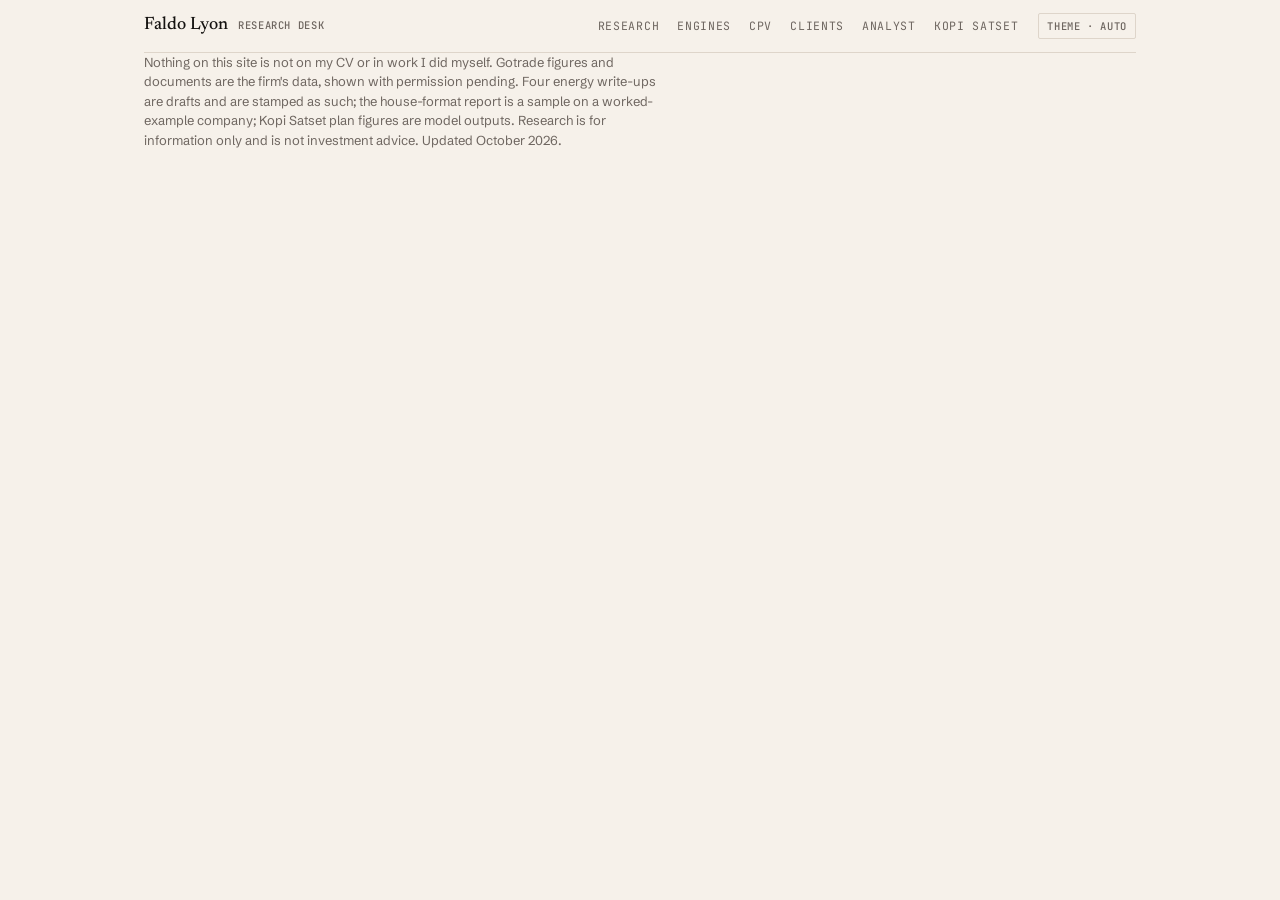
<file: src/skeleton.html>
<!doctype html>
<html lang="en">
<head>
<meta charset="utf-8">
<meta name="viewport" content="width=device-width, initial-scale=1, viewport-fit=cover">
<title>PAGE TITLE</title>
<meta name="description" content="PAGE DESCRIPTION">
<!-- HEAD v1 start -->
<script>(function(){try{var t=localStorage.getItem('fl-theme');if(t==='dark'||t==='light'){document.documentElement.setAttribute('data-theme',t);}}catch(e){}})();</script>
<link rel="icon" href="data:,">
<link rel="stylesheet" href="https://fonts.googleapis.com/css2?family=Newsreader:ital,opsz,wght@0,6..72,400;0,6..72,500;0,6..72,600;1,6..72,400;1,6..72,500&family=Schibsted+Grotesk:ital,wght@0,400;0,500;0,600;0,700;1,400&family=JetBrains+Mono:wght@400;500;600&display=swap">
<!-- HEAD v1 end -->
<style>
/* BASE v1 start */
:root {
  --paper: #F6F1EA; --surface: #FFFDF9; --ink: #141210; --ink-2: #3E3832; --muted: #6E6660; --line: #DED5CA; --line-strong: #141210;
  --accent: #1F4FD6; --accent-ink: #FFFFFF; --bench: #9A8C7D; --flag: #B8741A; --tint: #EFE6DA;
  --serif: "Newsreader", "Iowan Old Style", Georgia, serif; --sans: "Schibsted Grotesk", "Helvetica Neue", Arial, sans-serif; --mono: "JetBrains Mono", "SFMono-Regular", Menlo, Consolas, monospace;
}
@media (prefers-color-scheme: dark) { :root:not([data-theme="light"]) { color-scheme: dark; --paper: #15120F; --surface: #1D1915; --ink: #F1EBE3; --ink-2: #CFC6BB; --muted: #9B9187; --line: #332C26; --line-strong: #F1EBE3; --accent: #8DB0FF; --accent-ink: #0B1220; --bench: #7A6E63; --flag: #E0A04A; --tint: #27211B; } }
:root[data-theme="dark"] { color-scheme: dark; --paper: #15120F; --surface: #1D1915; --ink: #F1EBE3; --ink-2: #CFC6BB; --muted: #9B9187; --line: #332C26; --line-strong: #F1EBE3; --accent: #8DB0FF; --accent-ink: #0B1220; --bench: #7A6E63; --flag: #E0A04A; --tint: #27211B; }

* { box-sizing: border-box; }
html { scroll-padding-top: 72px; }
body { margin: 0; background: var(--paper); color: var(--ink); font-family: var(--sans); font-size: 16px; line-height: 1.55; -webkit-font-smoothing: antialiased; }
a { color: var(--accent); text-decoration-thickness: 1px; text-underline-offset: 3px; }
a:focus-visible, button:focus-visible, input:focus-visible, select:focus-visible, summary:focus-visible { outline: 2px solid var(--flag); outline-offset: 3px; }
h1, h2, h3, h4 { margin: 0; text-wrap: balance; }
p { margin: 0; }
img { max-width: 100%; height: auto; }
table { border-collapse: collapse; }
button { font: inherit; color: inherit; }
.mono { font-family: var(--mono); font-size: 11.5px; letter-spacing: 0.06em; text-transform: uppercase; color: var(--muted); font-weight: 500; }
.num { font-variant-numeric: tabular-nums; }
.page { max-width: 1040px; margin: 0 auto; padding-inline: 24px; padding-block: 0 80px; }
.vh { position: absolute; width: 1px; height: 1px; overflow: hidden; clip: rect(0 0 0 0); white-space: nowrap; }

/* Site bar */
.bar { position: sticky; top: env(safe-area-inset-top, 0px); z-index: 5; background: var(--paper); border-bottom: 1px solid var(--line); display: flex; flex-wrap: wrap; align-items: center; gap: 10px 20px; padding-block: 12px; }
.bar .who { font-family: var(--serif); font-size: 18px; font-weight: 500; color: var(--ink); text-decoration: none; display: inline-flex; align-items: baseline; gap: 10px; }
.bar .who .desk { font-size: 10.5px; }
.bar nav { margin-left: auto; display: flex; gap: 18px; flex-wrap: wrap; }
.bar nav a { font-family: var(--mono); font-size: 11.5px; letter-spacing: 0.06em; text-transform: uppercase; color: var(--muted); text-decoration: none; }
.bar nav a:hover, .bar nav a[aria-current] { color: var(--ink); }
.bar nav a[aria-current] { border-bottom: 1px solid var(--ink); padding-bottom: 2px; }
.bar .theme { border: 1px solid var(--line); background: transparent; border-radius: 2px; padding: 4px 8px; cursor: pointer; color: var(--muted); font-size: 10.5px; }
.bar .theme:hover { color: var(--ink); border-color: var(--line-strong); }
.onpage { display: flex; flex-wrap: wrap; gap: 6px 18px; margin-bottom: 48px; font-family: var(--mono); font-size: 11.5px; letter-spacing: 0.06em; text-transform: uppercase; }
.onpage span { color: var(--muted); }
.onpage a { color: var(--muted); text-decoration: none; }
.onpage a:hover { color: var(--ink); }

/* Masthead */
.mast { padding-block: 56px 36px; display: grid; grid-template-columns: minmax(0, 1fr) 360px; gap: 40px; align-items: end; }
.mast.narrow { grid-template-columns: minmax(0, 1fr) 260px; }
.wordmark { font-family: var(--serif); font-weight: 500; font-size: clamp(64px, 11vw, 132px); line-height: 0.88; letter-spacing: -0.04em; }
.wordmark span { color: var(--bench); }
.wordmark em { font-style: italic; font-weight: 400; color: var(--accent); }
.mast .back { font-family: var(--mono); font-size: 11.5px; letter-spacing: 0.06em; text-transform: uppercase; display: inline-block; margin-bottom: 18px; }
.mast .thesis, .thesis { margin-top: 22px; font-family: var(--serif); font-size: clamp(20px, 2.4vw, 25px); line-height: 1.35; max-width: 34ch; color: var(--ink-2); border-left: 2px solid var(--line-strong); padding-left: 18px; }
.mast .role { font-family: var(--mono); font-size: 12px; color: var(--ink); margin-top: 18px; max-width: 60ch; line-height: 1.6; }
.mast figure { margin: 0; }
.mast figure img { width: 100%; height: auto; aspect-ratio: 4 / 5; object-fit: cover; display: block; border-radius: 2px; }
.mast figcaption { font-family: var(--mono); font-size: 11px; letter-spacing: 0.06em; text-transform: uppercase; color: var(--muted); margin-top: 8px; }
.sheet { border-top: 2px solid var(--line-strong); font-size: 13.5px; margin-top: 28px; }
.sheet > div { display: grid; grid-template-columns: 92px 1fr; gap: 12px; padding-block: 8px; border-bottom: 1px solid var(--line); }
.sheet > div > span:first-child { font-family: var(--mono); font-size: 11px; letter-spacing: 0.06em; text-transform: uppercase; color: var(--muted); padding-top: 2px; }
.sheet code { font-family: var(--mono); font-size: 12.5px; color: var(--ink); user-select: all; }
.copy { font: 500 10.5px var(--mono); letter-spacing: 0.05em; text-transform: uppercase; border: 0; background: transparent; color: var(--accent); cursor: pointer; padding: 0; margin-left: 8px; }
.tiles { display: grid; grid-template-columns: repeat(2, 1fr); border-top: 2px solid var(--line-strong); border-left: 1px solid var(--line); }
.tiles > div { padding: 16px 14px 18px; border-right: 1px solid var(--line); border-bottom: 1px solid var(--line); display: flex; flex-direction: column; gap: 4px; }
.tiles strong { font-family: var(--serif); font-size: 38px; font-weight: 500; line-height: 1; letter-spacing: -0.02em; }
.tiles.row4 { grid-template-columns: repeat(4, 1fr); }

.price { display: flex; align-items: baseline; gap: 14px; margin-top: 18px; border-left: 2px solid var(--line-strong); padding-left: 18px; }
.price strong { font-family: var(--serif); font-size: 56px; font-weight: 500; line-height: 1; letter-spacing: -0.02em; }
.price span { font-family: var(--mono); font-size: 13px; color: var(--muted); }

/* Figures tape */
.figures { display: grid; grid-template-columns: repeat(5, 1fr); border-top: 2px solid var(--line-strong); border-bottom: 1px solid var(--line); margin-bottom: 56px; }
.figures.four { grid-template-columns: repeat(4, 1fr); }
.figures > * { color: inherit; text-decoration: none; padding: 18px 18px 18px 0; border-left: 1px solid var(--line); padding-left: 18px; display: flex; flex-direction: column; gap: 4px; }
.figures > *:first-child { border-left: 0; padding-left: 0; }
.figures a:hover strong { color: var(--accent); }
.figures strong { font-family: var(--serif); font-size: 38px; font-weight: 500; line-height: 1; letter-spacing: -0.02em; }
.figures .mono { line-height: 1.35; }

/* Sections and text */
section { margin-bottom: 64px; }
section > header { display: grid; grid-template-columns: 150px minmax(0, 1fr); gap: 32px; align-items: baseline; padding-bottom: 12px; border-bottom: 2px solid var(--line-strong); margin-bottom: 24px; }
section > header h2 { font-family: var(--serif); font-size: 34px; font-weight: 400; letter-spacing: -0.02em; line-height: 1; }
.lede { font-size: 17px; color: var(--ink-2); max-width: 66ch; }
.lede b { color: var(--ink); font-weight: 600; }
.note { font-size: 13px; color: var(--muted); max-width: 70ch; margin-top: 10px; }
.grid2 { display: grid; grid-template-columns: repeat(2, minmax(0, 1fr)); gap: 32px; align-items: start; }
.block h3, h3.h { font-family: var(--serif); font-size: 22px; font-weight: 500; letter-spacing: -0.01em; margin-bottom: 10px; }
.stats { display: flex; flex-wrap: wrap; gap: 8px 36px; margin: 18px 0; }
.stats > div { display: flex; flex-direction: column; gap: 2px; }
.stats strong { font-family: var(--serif); font-size: 32px; font-weight: 500; line-height: 1; letter-spacing: -0.02em; }
.stats strong.up { color: var(--accent); }
.steps { display: grid; grid-template-columns: repeat(4, 1fr); gap: 12px; margin-top: 20px; }
.steps.five { grid-template-columns: repeat(5, 1fr); }
.step { border-top: 2px solid var(--line-strong); padding-top: 10px; }
.step .mono { color: var(--ink); }
.step strong { display: block; font-family: var(--serif); font-size: 20px; font-weight: 500; margin: 4px 0 6px; }
.step p { font-size: 14px; color: var(--ink-2); }
.t { width: 100%; font-size: 14px; }
.t th, .t td { text-align: left; padding: 8px 10px 8px 0; border-bottom: 1px solid var(--line); vertical-align: top; }
.t th { font-family: var(--mono); font-size: 11px; letter-spacing: 0.06em; text-transform: uppercase; color: var(--muted); font-weight: 500; }
.t th button { background: transparent; border: 0; padding: 0; font: inherit; color: inherit; letter-spacing: inherit; text-transform: inherit; cursor: pointer; }
.t th button:hover { color: var(--ink); }
.t td.n, .t th.n { text-align: right; font-variant-numeric: tabular-nums; }
.t td.m { font-family: var(--mono); font-size: 12px; }
.t tr.hi td { font-weight: 600; color: var(--ink); background: var(--tint); }
.t tr.sum td { border-top: 2px solid var(--line-strong); font-weight: 600; }
.tscroll { overflow-x: auto; }
.chart { margin-top: 8px; }
.chart .ttl { font-size: 13.5px; font-weight: 600; margin-bottom: 8px; }
.chart svg { width: 100%; height: auto; display: block; overflow: visible; }
.chart .src { font-size: 12.5px; color: var(--muted); margin-top: 8px; }
.bands { display: grid; grid-template-columns: repeat(3, 1fr); gap: 12px; margin-top: 16px; }
.band { border: 1px solid var(--line); background: var(--surface); padding: 12px 14px; border-radius: 3px; }
.band strong { display: block; font-family: var(--serif); font-size: 20px; font-weight: 500; }
.band .act { font-family: var(--mono); font-size: 11px; letter-spacing: 0.06em; text-transform: uppercase; color: var(--flag); margin-top: 6px; display: block; }
.band p { font-size: 13.5px; color: var(--ink-2); margin-top: 6px; }
.bullets { margin: 12px 0 0; padding-left: 18px; max-width: 64ch; display: flex; flex-direction: column; gap: 6px; font-size: 15px; color: var(--ink-2); }
.bullets li::marker { color: var(--accent); }
.tags { display: flex; flex-wrap: wrap; gap: 6px; margin-top: 14px; }
.tag { font-family: var(--mono); font-size: 11.5px; color: var(--ink); background: var(--surface); border: 1px solid var(--line); border-radius: 3px; padding: 2px 8px; text-decoration: none; }
.tag:hover { border-color: var(--line-strong); }
.more { display: inline-block; margin-top: 18px; font-family: var(--mono); font-size: 11.5px; letter-spacing: 0.06em; text-transform: uppercase; }
.more.big { display: flex; justify-content: space-between; align-items: center; gap: 16px; margin-top: 22px; padding: 14px 16px; border: 1px solid var(--line-strong); color: var(--ink); text-decoration: none; max-width: 760px; font-family: var(--serif); font-size: 19px; letter-spacing: 0; text-transform: none; }
.more.big span { font-family: var(--mono); font-size: 11.5px; letter-spacing: 0.06em; text-transform: uppercase; color: var(--accent); white-space: nowrap; }
.more.big:hover { background: var(--tint); }

/* Entries (experience ledger) */
.entry { display: grid; grid-template-columns: 150px minmax(0, 1fr); gap: 32px; padding-block: 30px; border-bottom: 1px solid var(--line); }
.entry > *, .claim > * { min-width: 0; }
.entry .side { display: flex; flex-direction: column; gap: 4px; }
.entry .side .when { font-family: var(--mono); font-size: 12px; color: var(--ink); }
.entry h3 { font-family: var(--serif); font-size: 26px; font-weight: 500; letter-spacing: -0.015em; line-height: 1.15; }
.entry .org { color: var(--muted); font-size: 14px; margin-top: 4px; }
.entry .what { margin-top: 14px; max-width: 62ch; font-size: 16px; color: var(--ink-2); }
.entry .what b { color: var(--ink); font-weight: 600; }

/* Photos */
.slides { display: grid; grid-template-columns: repeat(auto-fill, minmax(220px, 1fr)); gap: 12px; margin-top: 8px; }
.slides.portrait { grid-template-columns: repeat(auto-fill, minmax(160px, 1fr)); }
.slide { margin: 0; border: 1px solid var(--line); background: var(--surface); border-radius: 3px; overflow: hidden; cursor: zoom-in; padding: 0; text-align: left; font: inherit; color: inherit; display: block; width: 100%; }
.slide img { width: 100%; display: block; aspect-ratio: 16 / 9; object-fit: cover; }
.slides.portrait .slide img { aspect-ratio: 3 / 4; }
.slide span { display: block; padding: 6px 8px; font-family: var(--mono); font-size: 11px; letter-spacing: 0.06em; text-transform: uppercase; color: var(--muted); border-top: 1px solid var(--line); }
.wall { columns: 3; column-gap: 8px; margin-top: 8px; }
.wall figure { margin: 0 0 8px; break-inside: avoid; }
.wall img { width: 100%; display: block; border-radius: 2px; }
.wall figcaption { font-size: 12px; color: var(--muted); margin-top: 4px; }
.dl { display: flex; gap: 20px; flex-wrap: wrap; margin-bottom: 14px; font-size: 14px; }
.strip { display: grid; grid-template-columns: 2fr 1fr; gap: 8px; margin-top: 22px; max-width: 760px; }
.strip figure { margin: 0; }
.strip img { width: 100%; height: 100%; aspect-ratio: 3 / 2; object-fit: cover; display: block; border-radius: 2px; }
.strip figure.tall img { aspect-ratio: 3 / 4; }
.strip figcaption { font-size: 12.5px; color: var(--muted); margin-top: 6px; }
.sheet-row { display: grid; grid-template-columns: repeat(3, 1fr); gap: 8px; margin-top: 16px; max-width: 760px; }
.sheet-row figure { margin: 0; }
.sheet-row img { width: 100%; aspect-ratio: 3 / 4; object-fit: cover; display: block; border-radius: 2px; }
.sheet-row .wide img { aspect-ratio: 3 / 2; }
.sheet-row figcaption { font-family: var(--mono); font-size: 11px; letter-spacing: 0.06em; text-transform: uppercase; color: var(--muted); margin-top: 6px; line-height: 1.5; }

/* Exhibits */
.exhibits { margin-top: 20px; display: grid; grid-template-columns: repeat(auto-fill, minmax(230px, 1fr)); gap: 12px; max-width: 760px; }
.ex { border: 1px solid var(--line); background: var(--surface); border-radius: 3px; overflow: hidden; display: flex; flex-direction: column; margin: 0; }
.ex .lab { display: flex; justify-content: space-between; gap: 8px; padding: 7px 10px; border-bottom: 1px solid var(--line); }
.ex .lab .mono { color: var(--ink); }
.ex .lab .flag { color: var(--flag); }
.ex img { display: block; width: 100%; height: 150px; object-fit: cover; }
.ex .empty { height: 150px; background: repeating-linear-gradient(135deg, transparent 0 9px, var(--line) 9px 10px); opacity: 0.6; }
.ex .cap { padding: 8px 10px; font-size: 13px; color: var(--ink-2); line-height: 1.4; }
.ex.todo { border-style: dashed; background: transparent; }
.ex.todo .cap { color: var(--muted); }
.ex a, .ex button.slide { cursor: zoom-in; }

/* Stamps, banners, chips */
.stamp { display: inline-block; font-family: var(--mono); font-size: 10.5px; letter-spacing: 0.06em; text-transform: uppercase; color: var(--flag); border: 1px solid var(--flag); padding: 2px 6px; border-radius: 2px; background: var(--surface); white-space: nowrap; }
.banner { display: flex; align-items: center; gap: 12px; flex-wrap: wrap; background: var(--tint); border: 1px solid var(--line); padding: 10px 14px; font-size: 13.5px; color: var(--ink-2); margin-bottom: 24px; }
.tk { display: inline-block; font-family: var(--mono); font-size: 11.5px; letter-spacing: 0.06em; text-transform: uppercase; border: 1px solid var(--line); padding: 1px 6px; border-radius: 2px; color: var(--ink); text-decoration: none; }
a.tk:hover { color: var(--accent); border-color: var(--accent); }
.rating { display: flex; flex-wrap: wrap; align-items: center; gap: 6px; }
.chip { display: inline-block; font-family: var(--mono); font-size: 11px; letter-spacing: 0.04em; padding: 2px 7px; border-radius: 2px; border: 1px solid var(--bench); color: var(--ink-2); white-space: nowrap; }
.chip.ent { border-color: var(--accent); color: var(--accent); }
.rating .px { font-family: var(--mono); font-size: 11.5px; color: var(--ink); }
.rating .none { font-family: var(--mono); font-size: 11px; letter-spacing: 0.04em; color: var(--muted); }

/* Document cards */
.shelf { display: grid; grid-template-columns: repeat(auto-fill, minmax(200px, 1fr)); gap: 12px; }
.doc { background: var(--surface); border: 1px solid var(--line); border-radius: 3px; overflow: hidden; padding: 0 0 12px; display: flex; flex-direction: column; gap: 6px; position: relative; }
.doc .doc-open { display: block; width: 100%; border: 0; padding: 0; background: transparent; cursor: pointer; text-align: left; position: relative; }
.doc .doc-open[aria-disabled="true"] { cursor: default; }
.doc .cover { display: block; aspect-ratio: 1 / 1.414; background: #FFFFFF; border-bottom: 1px solid var(--line); overflow: hidden; position: relative; }
.doc .cover img { width: 100%; height: 100%; object-fit: cover; object-position: top; display: block; }
.doc .cover.empty { background: var(--paper); display: flex; flex-direction: column; align-items: center; justify-content: center; gap: 6px; }
.doc .cover.empty::before { content: ""; position: absolute; inset: 0; background: repeating-linear-gradient(135deg, transparent 0 9px, var(--line) 9px 10px); opacity: 0.5; }
.doc .cover.empty b { position: relative; font-family: var(--serif); font-weight: 500; font-size: 40px; color: var(--bench); letter-spacing: -0.02em; }
.doc .cover.empty i { position: relative; font-style: normal; font-family: var(--mono); font-size: 11px; letter-spacing: 0.06em; text-transform: uppercase; color: var(--muted); }
.doc .cover .stamp { position: absolute; top: 8px; right: 8px; }
.doc .meta { padding: 8px 12px 0; font-size: 11px; line-height: 1.5; }
.doc .ttl { font-family: var(--serif); font-size: 18px; font-weight: 500; line-height: 1.2; padding: 0 12px; letter-spacing: -0.01em; }
.doc .ttl a { color: var(--ink); text-decoration: none; }
.doc .ttl a:hover { color: var(--accent); }
.doc .rating { padding: 0 12px; }
.doc .lineage, .doc .proves { padding: 0 12px; font-size: 10.5px; line-height: 1.5; }
.doc .proves a { color: var(--muted); }
.doc .proves a:hover { color: var(--ink); }
.doc .thesis { padding: 0 12px; margin: 0; font-family: var(--sans); font-size: 13.5px; color: var(--ink-2); border: 0; max-width: none; line-height: 1.45; }
.doc.slot { border-style: dashed; }
.doc.slot .ttl a { color: var(--ink-2); }

/* Library layout */
.lib { display: grid; grid-template-columns: 200px minmax(0, 1fr); gap: 32px; align-items: start; }
.rail { position: sticky; top: 64px; display: flex; flex-direction: column; gap: 18px; font-size: 13.5px; }
.rail .grp { display: flex; flex-direction: column; gap: 4px; }
.rail .grp .mono { margin-bottom: 4px; }
.rail label { display: flex; gap: 8px; align-items: center; cursor: pointer; }
.rail input[type="checkbox"] { accent-color: var(--accent); margin: 0; }
.rail select, .search input { font: inherit; font-size: 14px; color: var(--ink); background: var(--surface); border: 1px solid var(--line); border-radius: 2px; padding: 8px 10px; }
.rail .count { font-family: var(--mono); font-size: 11px; letter-spacing: 0.06em; text-transform: uppercase; color: var(--muted); }
.rail .clear { font-family: var(--mono); font-size: 11px; letter-spacing: 0.06em; text-transform: uppercase; }
.railscroll { display: none; }
.search { margin-top: 18px; max-width: 420px; }
.search input { width: 100%; font-family: var(--mono); font-size: 13px; }
.search input::placeholder { font-family: var(--mono); font-size: 11.5px; letter-spacing: 0.04em; text-transform: uppercase; color: var(--muted); }
.views { display: inline-flex; gap: 0; margin-top: 14px; border: 1px solid var(--line); border-radius: 2px; overflow: hidden; }
.views button { border: 0; background: transparent; padding: 6px 12px; cursor: pointer; font-family: var(--mono); font-size: 11px; letter-spacing: 0.06em; text-transform: uppercase; color: var(--muted); }
.views button[aria-pressed="true"] { background: var(--tint); color: var(--ink); }
.series { margin-bottom: 36px; }
.series > h3 { display: flex; align-items: baseline; gap: 14px; flex-wrap: wrap; padding-bottom: 8px; border-bottom: 1px solid var(--line); margin-bottom: 14px; font-family: var(--serif); font-size: 22px; font-weight: 500; }
.series > h3 .mono { font-size: 10.5px; }
.catalogue { margin-top: 24px; font-size: 13.5px; }
.catalogue summary { cursor: pointer; font-family: var(--mono); font-size: 11.5px; letter-spacing: 0.06em; text-transform: uppercase; color: var(--muted); }
.catalogue ul { padding-left: 18px; }
.catalogue li { margin: 4px 0; }

/* Document pane */
.pane-back { position: fixed; inset: 0; background: rgba(0, 0, 0, 0.35); z-index: 20; display: none; }
.pane { position: fixed; top: 0; right: 0; bottom: 0; width: 480px; max-width: 100vw; background: var(--surface); border-left: 1px solid var(--line); z-index: 21; overflow-y: auto; padding: 16px 20px 40px; transform: translateX(100%); display: none; }
.pane.open, .pane-back.open { display: block; }
.pane.open { transform: none; }
.pane .pane-ctl { display: flex; justify-content: space-between; align-items: center; gap: 10px; margin-bottom: 14px; }
.pane .pane-ctl button { border: 1px solid var(--line); background: transparent; border-radius: 2px; padding: 5px 10px; cursor: pointer; font-family: var(--mono); font-size: 11px; letter-spacing: 0.06em; text-transform: uppercase; color: var(--muted); }
.pane .pane-ctl button:hover { color: var(--ink); border-color: var(--line-strong); }
.pane .cover { display: block; max-height: 48vh; background: #FFFFFF; border: 1px solid var(--line); overflow: hidden; }
.pane .cover img { width: 100%; height: auto; max-height: 48vh; object-fit: contain; object-position: top; display: block; }
.pane .cover.empty { aspect-ratio: 1.414 / 1; background: var(--paper); display: flex; align-items: center; justify-content: center; gap: 10px; position: relative; }
.pane .cover.empty::before { content: ""; position: absolute; inset: 0; background: repeating-linear-gradient(135deg, transparent 0 9px, var(--line) 9px 10px); opacity: 0.5; }
.pane .cover.empty b { position: relative; font-family: var(--serif); font-weight: 500; font-size: 40px; color: var(--bench); }
.pane .cover.empty i { position: relative; font-style: normal; font-family: var(--mono); font-size: 11px; letter-spacing: 0.06em; text-transform: uppercase; color: var(--muted); }
.pane h2 { font-family: var(--serif); font-size: 24px; font-weight: 500; line-height: 1.2; margin-top: 10px; letter-spacing: -0.01em; }
.pane .meta { margin-top: 12px; }
.pane .byline { font-size: 13px; color: var(--muted); margin-top: 6px; }
.pane .call { border-top: 2px solid var(--line-strong); margin-top: 14px; padding-top: 12px; display: flex; flex-direction: column; gap: 8px; }
.pane .call p { font-size: 14.5px; color: var(--ink-2); }
.pane .status { font-size: 13px; color: var(--flag); margin-top: 10px; }
.pane .lineage, .pane .proves { margin-top: 10px; font-size: 11px; line-height: 1.8; }
.pane .actions { display: flex; flex-wrap: wrap; gap: 10px; margin-top: 16px; }
.pane .actions a, .pane .actions span { font-family: var(--mono); font-size: 11.5px; letter-spacing: 0.06em; text-transform: uppercase; border: 1px solid var(--line-strong); color: var(--ink); text-decoration: none; padding: 7px 10px; border-radius: 2px; }
.pane .actions a:hover { background: var(--tint); }
.pane .actions span { color: var(--muted); border-color: var(--line); }
.pane .pages { margin-top: 18px; }
.pane .pages .slides.portrait { grid-template-columns: repeat(auto-fill, minmax(120px, 1fr)); }
body.pane-open { overflow: hidden; }

/* Engines */
.eng { background: var(--surface); border: 1px solid var(--line); border-left: 2px solid var(--accent); border-radius: 3px; padding: 12px 14px; display: flex; flex-direction: column; gap: 8px; }
.eng .head { display: flex; justify-content: space-between; align-items: baseline; gap: 10px; flex-wrap: wrap; }
.eng .name { font-family: var(--mono); font-size: 13px; color: var(--ink); }
.eng .flavor { font-family: var(--mono); font-size: 10.5px; letter-spacing: 0.06em; text-transform: uppercase; border: 1px solid var(--line); padding: 1px 6px; border-radius: 2px; color: var(--muted); }
.eng .size { font-family: var(--mono); font-size: 11px; color: var(--muted); }
.eng .kv { display: grid; grid-template-columns: 72px minmax(0, 1fr); gap: 4px 10px; font-size: 13.5px; color: var(--ink-2); }
.eng .kv .k { font-family: var(--mono); font-size: 10.5px; letter-spacing: 0.06em; text-transform: uppercase; color: var(--muted); padding-top: 3px; }
.eng .rule { font-family: var(--serif); font-style: italic; font-size: 15px; color: var(--ink); border-left: 2px solid var(--line); padding-left: 10px; }
.eng .produced { display: flex; flex-wrap: wrap; gap: 6px; align-items: center; }
.engs { display: grid; grid-template-columns: repeat(auto-fill, minmax(300px, 1fr)); gap: 12px; }
details.dossier { border-top: 1px solid var(--line); padding: 14px 0; }
details.dossier summary { cursor: pointer; list-style: none; display: flex; flex-direction: column; gap: 4px; }
details.dossier summary::-webkit-details-marker { display: none; }
details.dossier summary h3 { font-family: var(--serif); font-size: 22px; font-weight: 500; }
details.dossier summary h3::after { content: " +"; color: var(--muted); }
details.dossier[open] summary h3::after { content: " −"; }
details.dossier .body { margin-top: 16px; display: flex; flex-direction: column; gap: 18px; }
.diagram { overflow-x: auto; border: 1px solid var(--line); background: var(--surface); border-radius: 3px; padding: 12px; margin-top: 16px; }
.diagram svg { min-width: 640px; width: 100%; height: auto; display: block; }
.diagram .node { fill: var(--paper); stroke: var(--line); }
.diagram .hub { fill: var(--accent); stroke: var(--accent); }
.diagram .store { fill: var(--paper); stroke: var(--line); stroke-dasharray: 4 3; }
.diagram .edge { stroke: var(--muted); fill: none; stroke-width: 1; }
.diagram text { fill: var(--ink); font-family: var(--sans); font-size: 13px; }
.diagram text.mono { fill: var(--muted); font-family: var(--mono); font-size: 11px; letter-spacing: 0.06em; text-transform: uppercase; }
.diagram .hub + text, .diagram text.on { fill: var(--accent-ink); }
.diagram a { cursor: pointer; }
.frame { aspect-ratio: 16 / 10; border: 1px solid var(--line); background: var(--surface); border-radius: 3px; overflow: hidden; margin-top: 14px; }
.frame iframe { width: 100%; height: 100%; border: 0; display: block; }

/* Claims (CV line + evidence), ventures, certificates */
.claim { display: grid; grid-template-columns: 150px minmax(0, 1fr); gap: 32px; padding-block: 28px; border-bottom: 1px solid var(--line); }
.claim blockquote { margin: 0; font-family: var(--serif); font-size: 19px; line-height: 1.4; color: var(--ink); max-width: 60ch; }
.claim blockquote p + p { margin-top: 6px; }
.ventures { display: grid; grid-template-columns: repeat(3, 1fr); gap: 12px; margin-top: 16px; }
.venture { border: 1px solid var(--line); background: var(--surface); border-radius: 3px; overflow: hidden; display: flex; flex-direction: column; }
.venture img { width: 100%; aspect-ratio: 3 / 2; object-fit: cover; display: block; }
.venture .vbody { padding: 12px 14px 14px; display: flex; flex-direction: column; gap: 6px; }
.venture h3 { font-family: var(--serif); font-size: 22px; font-weight: 500; }
.venture p { font-size: 14px; color: var(--ink-2); }
.venture .stats { margin: 8px 0 0; gap: 6px 22px; }
.venture .stats strong { font-size: 26px; }
.venture .more { margin-top: 10px; }
.certs .fam { display: flex; flex-wrap: wrap; gap: 6px; margin: 16px 0 12px; }
.certs .fam button { border: 1px solid var(--line); background: transparent; border-radius: 2px; padding: 3px 9px; cursor: pointer; font-family: var(--mono); font-size: 11px; letter-spacing: 0.06em; text-transform: uppercase; color: var(--muted); }
.certs .fam button[aria-pressed="true"] { background: var(--tint); color: var(--ink); border-color: var(--line-strong); }
.certs .slides { grid-template-columns: repeat(6, 1fr); }
.certs .slide img { aspect-ratio: 4 / 3; }
.certs .showall { margin-top: 12px; border: 1px solid var(--line-strong); background: transparent; border-radius: 2px; padding: 7px 12px; cursor: pointer; font-family: var(--mono); font-size: 11px; letter-spacing: 0.06em; text-transform: uppercase; color: var(--ink); }
.thumb { width: 56px; height: 56px; object-fit: cover; border: 1px solid var(--line); border-radius: 2px; display: inline-block; vertical-align: middle; margin-right: 4px; cursor: zoom-in; }

/* Lightbox */
dialog#lb { border: 0; padding: 0; background: transparent; max-width: min(96vw, 1200px); }
dialog#lb::backdrop { background: rgba(0, 0, 0, 0.85); }
dialog#lb img { max-width: 96vw; max-height: 86vh; display: block; border-radius: 2px; margin: 0 auto; }
dialog#lb .ctl { display: flex; justify-content: space-between; align-items: center; gap: 10px; margin-top: 10px; color: #fff; font-family: var(--mono); font-size: 12px; letter-spacing: 0.06em; text-transform: uppercase; }
dialog#lb button { font: inherit; color: #fff; background: transparent; border: 1px solid rgba(255, 255, 255, 0.5); padding: 6px 12px; cursor: pointer; border-radius: 2px; }

/* Promoted from the page builds */
.doc .cover .stamp + .stamp { top: 32px; }
.ledger .t { min-width: 860px; }
.ledger .t th, .ledger .t td { white-space: nowrap; }
.ledger .t td.tt { white-space: normal; min-width: 240px; }
.ledger .t th.on button { color: var(--ink); }
.pane button.cover { width: 100%; padding: 0; cursor: zoom-in; text-align: left; border: 1px solid var(--line); }
.exhibits { align-items: start; }
.certs .slide[hidden], .certs .showall[hidden] { display: none; }
.t .flag { color: var(--flag); }
.cov { min-width: 820px; }
.cov.macro { min-width: 560px; }
.cov .rating { flex-wrap: wrap; }
.cov .stamp { white-space: nowrap; }
.cov td .stamp { display: block; width: fit-content; max-width: 150px; white-space: normal; line-height: 1.3; margin: 0 0 4px; }
.cov td.num { white-space: nowrap; }
.band strong a { color: inherit; text-decoration: none; }
.band strong a:hover { color: var(--accent); }
.claim .chips { display: flex; flex-wrap: wrap; gap: 6px; margin-top: 14px; }
.claim > div > .stats { margin-top: 16px; }
.sheet-row a, .strip figure a { display: block; }
.venture .side { display: block; margin-top: -2px; }
.eng .note { font-size: 13px; color: var(--muted); margin: 0; max-width: none; }
.eng .produced .k { font-family: var(--mono); font-size: 10.5px; letter-spacing: 0.06em; text-transform: uppercase; color: var(--muted); }
.eng .flavor.prop { color: var(--flag); border-color: var(--flag); }
.dossier .body h4 { font-family: var(--mono); font-size: 11px; letter-spacing: 0.06em; text-transform: uppercase; color: var(--muted); font-weight: 500; margin-bottom: 6px; }
.formula { font-family: var(--mono); font-size: 12.5px; color: var(--ink); }
.dossier .body .line { font-family: var(--serif); font-size: 17px; font-style: italic; color: var(--ink); max-width: 60ch; }
.frame .fallback { display: none; }
.frame.failed { aspect-ratio: auto; border: 0; background: transparent; }
.frame.failed iframe { display: none; }
.frame.failed .fallback { display: block; }

/* Claim plates: a claim set beside its evidence, with a source line */
.plate { padding-block: 72px 64px; border-top: 1px solid var(--line); margin: 0; }
.plate:first-of-type { border-top: 0; }
.plate .idx { font-family: var(--mono); font-size: 11.5px; letter-spacing: 0.06em; text-transform: uppercase; color: var(--muted); display: flex; align-items: center; gap: 12px; margin-bottom: 28px; }
.plate .idx::after { content: ""; flex: 1; height: 1px; background: var(--line); }
.claim-x { font-family: var(--serif); font-weight: 400; font-size: clamp(36px, 5.2vw, 68px); line-height: 1.02; letter-spacing: -0.03em; max-width: 16ch; text-wrap: balance; }
.claim-x .num { font-weight: 500; font-variant-numeric: tabular-nums; }
.claim-x em { font-style: italic; color: var(--accent); }
.claim-x .arrow { color: var(--bench); font-weight: 400; }
.sub { margin-top: 20px; font-family: var(--serif); font-size: clamp(18px, 2vw, 22px); line-height: 1.4; color: var(--ink-2); max-width: 40ch; }
.sub b { color: var(--ink); font-weight: 500; }
.srcline { display: inline-flex; align-items: baseline; gap: 10px; margin-top: 22px; font-family: var(--mono); font-size: 11.5px; letter-spacing: 0.06em; text-transform: uppercase; color: var(--ink); text-decoration: none; border-top: 1px solid var(--line-strong); padding-top: 10px; }
.srcline::before { content: "↳"; color: var(--bench); }
.srcline .go { color: var(--accent); }
.srcline:hover .go { text-decoration: underline; text-underline-offset: 3px; }
.plate .side { display: grid; grid-template-columns: minmax(0, 7fr) minmax(0, 5fr); gap: 48px; align-items: start; }
.plate .side.flip { grid-template-columns: minmax(0, 5fr) minmax(0, 7fr); }
.plate figure { margin: 0; }
.plate figure img { width: 100%; display: block; border-radius: 2px; }
.plate figcaption, .cap-m { font-family: var(--mono); font-size: 11px; letter-spacing: 0.06em; text-transform: uppercase; color: var(--muted); margin-top: 8px; line-height: 1.6; }
.pageimg { border: 1px solid var(--line); background: #FFFFFF; }
.bleed { margin-inline: calc(50% - 50vw); padding-inline: calc(50vw - 50%); }
.triptych { display: grid; grid-template-columns: repeat(3, 1fr); gap: 8px; margin-top: 28px; }
.triptych img { width: 100%; aspect-ratio: 4 / 5; object-fit: cover; display: block; border-radius: 2px; }
.wide { margin-top: 8px; }
.wide img { width: 100%; aspect-ratio: 21 / 9; object-fit: cover; object-position: center 40%; display: block; border-radius: 2px; }
.fan { display: flex; align-items: flex-end; margin-top: 36px; padding-bottom: 12px; min-height: 240px; }
.fan a { display: block; width: 170px; flex: 0 0 auto; margin-right: -46px; border: 1px solid var(--line); background: #FFFFFF; box-shadow: 0 1px 0 var(--line); transform: rotate(var(--r, 0deg)) translateY(var(--y, 0px)); transform-origin: bottom center; }
.fan a img { width: 100%; aspect-ratio: 1 / 1.414; object-fit: cover; object-position: top; display: block; }
.fan a:nth-child(1) { --r: -6deg; --y: 6px; } .fan a:nth-child(2) { --r: -3deg; } .fan a:nth-child(3) { --r: -1deg; --y: 4px; } .fan a:nth-child(4) { --r: 1deg; } .fan a:nth-child(5) { --r: 3deg; --y: 6px; } .fan a:nth-child(6) { --r: 5deg; } .fan a:nth-child(7) { --r: 7deg; --y: 8px; }
.fan a:hover, .fan a:focus-visible { z-index: 2; transform: rotate(0deg) translateY(-14px); border-color: var(--line-strong); }
.fan .more-fan { width: auto; margin-left: 72px; margin-right: 0; align-self: center; border: 0; background: transparent; box-shadow: none; transform: none; white-space: nowrap; }
.lines { margin-top: 28px; border-top: 2px solid var(--line-strong); max-width: 760px; }
.lines > a, .lines > div { display: grid; grid-template-columns: 84px minmax(0, 1fr) minmax(0, 300px); gap: 16px; padding: 12px 0; border-bottom: 1px solid var(--line); color: inherit; text-decoration: none; align-items: baseline; font-size: 15px; }
.lines > a:hover .ttl { color: var(--accent); }
.lines .tk { justify-self: start; }
.lines .ttl { font-family: var(--serif); font-size: 19px; }
.lines .r { font-family: var(--mono); font-size: 11px; line-height: 1.6; color: var(--muted); text-align: right; }
.trace { margin-top: 36px; overflow-x: auto; }
.trace svg { min-width: 760px; width: 100%; height: auto; display: block; }
.trace .rail { stroke: var(--line-strong); stroke-width: 2; fill: none; }
.trace .stop { fill: var(--paper); stroke: var(--line-strong); stroke-width: 2; }
.trace .stop.hub { fill: var(--accent); stroke: var(--accent); }
.trace .gate { fill: var(--flag); }
.trace text { font-family: var(--sans); font-size: 13px; fill: var(--ink); }
.trace text.mono { font-family: var(--mono); font-size: 10.5px; letter-spacing: 0.06em; text-transform: uppercase; fill: var(--muted); }
.trace text.flag { font-family: var(--mono); font-size: 10.5px; letter-spacing: 0.04em; fill: var(--flag); }
.write { padding-block: 80px 40px; border-top: 1px solid var(--line); }
.write .mail { display: inline-flex; align-items: baseline; gap: 14px; margin-top: 24px; font-family: var(--mono); font-size: clamp(18px, 3vw, 30px); color: var(--ink); word-break: break-all; }
.write .mail code { font-family: inherit; user-select: all; }
.write .meta { margin-top: 18px; font-family: var(--mono); font-size: 11.5px; letter-spacing: 0.06em; text-transform: uppercase; color: var(--muted); display: flex; gap: 20px; flex-wrap: wrap; }
.write .meta a { color: var(--ink); }
.toc { display: grid; grid-template-columns: repeat(5, 1fr); border-top: 2px solid var(--line-strong); border-bottom: 1px solid var(--line); margin-top: 56px; }
.toc a { color: inherit; text-decoration: none; padding: 18px 16px 18px 0; border-left: 1px solid var(--line); padding-left: 16px; display: flex; flex-direction: column; gap: 6px; }
.toc a:first-child { border-left: 0; padding-left: 0; }
.toc strong { font-family: var(--serif); font-size: clamp(30px, 3.4vw, 40px); font-weight: 500; line-height: 1; letter-spacing: -0.02em; }
.toc a:hover strong { color: var(--accent); }
.toc .mono { line-height: 1.4; }
.toc .mono em { font-style: normal; color: var(--ink); }
@media (max-width: 900px) { .toc { grid-template-columns: repeat(2, 1fr); } .toc a { border-left: 0; padding-left: 0; border-top: 1px solid var(--line); } .toc a:nth-child(-n+2) { border-top: 0; } .toc a:nth-child(2n) { border-left: 1px solid var(--line); padding-left: 16px; } }
@media (max-width: 820px) {
  .plate { padding-block: 48px 40px; }
  .plate .side, .plate .side.flip { grid-template-columns: 1fr; gap: 24px; }
  .plate .side.flip > :first-child { order: 2; }
  .triptych { grid-template-columns: repeat(3, 1fr); gap: 4px; }
  .wide img { aspect-ratio: 4 / 3; }
  .fan { overflow-x: auto; padding-bottom: 20px; min-height: 0; }
  .fan a { width: 120px; margin-right: -24px; }
  .lines > a, .lines > div { grid-template-columns: 64px minmax(0, 1fr); }
  .lines .r { grid-column: 2; text-align: left; }
  .write { padding-block: 64px 56px; }
}
@media (prefers-reduced-motion: no-preference) {
  .fan a { transition: transform .25s ease, border-color .15s; }
  .srcline::before { transition: transform .2s; display: inline-block; }
  .srcline:hover::before { transform: translateX(3px); }
  .open .wordmark, .open .intro { animation: rise .7s ease both; }
  .open .intro { animation-delay: .12s; }
  @keyframes rise { from { opacity: 0; transform: translateY(14px); } to { opacity: 1; transform: none; } }
}

/* Two registers: market term as text, engine code as a tag; a page can switch the tags off */
.code { display: inline-block; font-family: var(--mono); font-size: 10.5px; letter-spacing: 0.04em; text-transform: none; color: var(--muted); border: 1px solid var(--line); border-radius: 2px; padding: 0 5px; line-height: 1.6; vertical-align: 0.15em; margin-left: 6px; white-space: nowrap; font-weight: 500; font-style: normal; }
h1 .code, h2 .code, .claim-x .code { font-size: 12px; vertical-align: 0.6em; margin-left: 10px; letter-spacing: 0.06em; }
.mono .code { margin-left: 4px; }
.codes-off .code { display: none; }
.codeswitch { display: inline-flex; align-items: center; gap: 8px; border: 1px solid var(--line); border-radius: 2px; padding: 5px 10px; background: transparent; cursor: pointer; font-family: var(--mono); font-size: 11px; letter-spacing: 0.06em; text-transform: uppercase; color: var(--muted); }
.codeswitch[aria-pressed="true"] { color: var(--ink); border-color: var(--line-strong); }
.codeswitch:hover { color: var(--ink); }
.gloss { margin-top: 20px; max-width: 760px; }
.gloss .t td:first-child { font-weight: 600; color: var(--ink); width: 34%; }
.gloss .t td.m { color: var(--muted); }

footer { color: var(--muted); font-size: 13px; max-width: 64ch; line-height: 1.5; }
footer p + p { margin-top: 8px; }

@media (max-width: 900px) {
  .lib { grid-template-columns: 1fr; gap: 16px; }
  .rail { position: static; display: none; }
  .railscroll { display: flex; gap: 6px; overflow-x: auto; white-space: nowrap; padding-bottom: 8px; align-items: center; }
  .railscroll button, .railscroll select { flex: 0 0 auto; border: 1px solid var(--line); background: transparent; border-radius: 2px; padding: 4px 9px; font-family: var(--mono); font-size: 11px; letter-spacing: 0.06em; text-transform: uppercase; color: var(--muted); cursor: pointer; }
  .railscroll button[aria-pressed="true"] { background: var(--tint); color: var(--ink); border-color: var(--line-strong); }
  .shelf { grid-template-columns: repeat(2, 1fr); }
  .engs { grid-template-columns: 1fr; }
}
@media (max-width: 820px) {
  .page { padding-inline: 16px; }
  .bar { gap: 8px 14px; }
  .bar .who .desk { display: none; }
  .bar .theme { margin-left: auto; order: 2; }
  .bar nav { order: 3; flex-basis: 100%; margin-left: 0; gap: 12px; }
  .bar nav a { font-size: 11px; }
  .mast, .mast.narrow { grid-template-columns: 1fr; gap: 28px; padding-block: 36px 28px; }
  .mast figure { max-width: 300px; order: 2; }
  .figures, .figures.four { grid-template-columns: repeat(2, 1fr); margin-bottom: 48px; }
  .figures > * { border-left: 0; padding-left: 0; border-top: 1px solid var(--line); }
  .figures > *:nth-child(-n+2) { border-top: 0; }
  .figures > *:nth-child(2n) { border-left: 1px solid var(--line); padding-left: 16px; }
  .figures strong, .tiles strong { font-size: 32px; }
  .tiles.row4 { grid-template-columns: repeat(2, 1fr); }
  section { margin-bottom: 48px; }
  section > header { grid-template-columns: 1fr; gap: 8px; }
  .grid2, .bands, .ventures, .steps, .steps.five { grid-template-columns: 1fr; }
  .steps, .steps.five { grid-template-columns: repeat(2, 1fr); }
  .entry, .claim { grid-template-columns: minmax(0, 1fr); gap: 10px; }
  .entry > *, .claim > *, .grid2 > * { min-width: 0; }
  .grid2 { grid-template-columns: minmax(0, 1fr); }
  .entry .side { flex-direction: row; gap: 14px; align-items: baseline; }
  .strip { grid-template-columns: 1fr; }
  .sheet-row { grid-template-columns: repeat(2, 1fr); }
  .wall { columns: 2; }
  .t { font-size: 13px; }
  .pane { width: 100vw; border-left: 0; }
  .certs .slides { grid-template-columns: repeat(3, 1fr); }
  .shelf { grid-template-columns: repeat(2, 1fr); }
  .frame { aspect-ratio: 3 / 4; }
}
@media (max-width: 820px) { .pane.open { animation: none; } .sheet-row figure:nth-child(3) { grid-column: 1 / -1; max-width: calc(50% - 4px); } }
@media (max-width: 480px) { .bar .who .desk { display: none; } }
@media (prefers-reduced-motion: no-preference) {
  .figures strong, .bar nav a, .copy, .tag, .tk, .doc, .doc .ttl a { transition: color .15s, border-color .15s, transform .15s; }
  .doc:hover { transform: translateY(-1px); border-color: var(--line-strong); }
  .pane.open { animation: paneIn .2s ease; }
  @keyframes paneIn { from { transform: translateX(100%); } to { transform: none; } }
}
@media print {
  .bar, .pane, .pane-back, .rail, .railscroll, .views, .search, dialog { display: none !important; }
  .catalogue { display: block; }
  .catalogue[open], .catalogue { open: true; }
  .page { max-width: none; padding: 0; }
}
/* BASE v1 end */
</style>
<style>
/* page-specific CSS goes here, after the base block */
</style>
</head>
<body data-page="PAGE_KEY">
<div class="page">
<!-- CHROME v1 start -->
<div class="bar" id="siteBar"><a class="who" href="index.html">Faldo Lyon <span class="desk mono">Research desk</span></a><nav aria-label="Site"><a href="research.html" data-page="research">Research</a><a href="engines.html" data-page="engines">Engines</a><a href="cpv.html" data-page="cpv">CPV</a><a href="index.html#clients">Clients</a><a href="analyst.html" data-page="analyst">Analyst</a><a href="kopi.html" data-page="kopi">Kopi Satset</a></nav><button class="theme mono" type="button" id="themeBtn" aria-label="Switch colour theme">Theme · auto</button></div>
<!-- CHROME v1 end -->

<main id="main">
  <!-- page content -->
</main>

<!-- FOOT v1 start -->
<footer id="footnote"><p>Nothing on this site is not on my CV or in work I did myself. Gotrade figures and documents are the firm's data, shown with permission pending. Four energy write-ups are drafts and are stamped as such; the house-format report is a sample on a worked-example company; Kopi Satset plan figures are model outputs. Research is for information only and is not investment advice. Updated October 2026.</p></footer>
<dialog id="lb"><img id="lbImg" alt=""><div class="ctl"><button id="lbPrev" type="button">← Prev</button><span id="lbCap"></span><button id="lbNext" type="button">Next →</button><button id="lbClose" type="button">Close</button></div></dialog>
<script>
/* shared chrome: theme toggle, lightbox, copy buttons, current-page marker */
(function () {
  var $ = function (s) { return document.querySelector(s); };
  // current page
  var page = document.body.getAttribute('data-page');
  if (page) { var cur = document.querySelector('#siteBar nav a[data-page="' + page + '"]'); if (cur) cur.setAttribute('aria-current', 'page'); }
  // theme: auto -> dark -> light
  var btn = $('#themeBtn');
  var read = function () { try { return localStorage.getItem('fl-theme') || 'auto'; } catch (e) { return document.documentElement.getAttribute('data-theme') || 'auto'; } };
  var apply = function (t) {
    if (t === 'dark' || t === 'light') document.documentElement.setAttribute('data-theme', t); else document.documentElement.removeAttribute('data-theme');
    try { if (t === 'auto') localStorage.removeItem('fl-theme'); else localStorage.setItem('fl-theme', t); } catch (e) {}
    if (btn) btn.textContent = 'Theme · ' + t;
  };
  if (btn) { btn.textContent = 'Theme · ' + read(); btn.addEventListener('click', function () { var t = read(); apply(t === 'auto' ? 'dark' : t === 'dark' ? 'light' : 'auto'); }); }
  // lightbox: openLightbox(list, index) where list is [{file, cap}]
  var lb = $('#lb'), img = $('#lbImg'), cap = $('#lbCap'), list = [], cur = 0;
  var show = function (i) { if (!list.length) return; cur = (i + list.length) % list.length; img.src = list[cur].file; img.alt = list[cur].cap || ''; cap.textContent = list[cur].cap || ''; if (!lb.open) lb.showModal(); };
  window.openLightbox = function (l, i) { list = l || []; show(i || 0); };
  if (lb) {
    $('#lbPrev').addEventListener('click', function () { show(cur - 1); });
    $('#lbNext').addEventListener('click', function () { show(cur + 1); });
    $('#lbClose').addEventListener('click', function () { lb.close(); });
    lb.addEventListener('click', function (e) { if (e.target === lb) lb.close(); });
    document.addEventListener('keydown', function (e) { if (!lb.open) return; if (e.key === 'ArrowLeft') show(cur - 1); if (e.key === 'ArrowRight') show(cur + 1); });
  }
  // any element with data-lb="groupName" and data-file/data-cap joins a lightbox group
  var groups = {};
  document.querySelectorAll('[data-lb]').forEach(function (el) {
    var g = el.getAttribute('data-lb'); (groups[g] = groups[g] || []).push({ file: el.getAttribute('data-file') || (el.querySelector('img') || {}).src, cap: el.getAttribute('data-cap') || '' });
  });
  document.querySelectorAll('[data-lb]').forEach(function (el) {
    var g = el.getAttribute('data-lb'), i = groups[g].findIndex(function (x) { return x.file === (el.getAttribute('data-file') || (el.querySelector('img') || {}).src); });
    el.addEventListener('click', function (e) { e.preventDefault(); window.openLightbox(groups[g], i); });
  });
  // copy buttons: <button class="copy" data-copy="text">
  document.querySelectorAll('.copy[data-copy]').forEach(function (b) {
    b.addEventListener('click', function () {
      var text = b.getAttribute('data-copy'), done = function () { b.textContent = 'copied'; setTimeout(function () { b.textContent = 'copy'; }, 1500); };
      if (navigator.clipboard && navigator.clipboard.writeText) navigator.clipboard.writeText(text).then(done, function () {}); else done();
    });
  });
})();
</script>
<!-- FOOT v1 end -->
</div>
<script>
/* DOCS v1 start */
/* The research registry. Edit here (src/docs.js), then run tools/sync.py to copy into every page.
   Paths are derived, never stored: pdf = proof/research/<slug>.pdf, page i = proof/research/<slug>-pNN.jpg. */
const LINES = {
  role: { short: "Investment Research & Product Growth Strategist, Gotrade", anchor: "analyst.html#gotrade" },
  advisory: { short: "Advises clients above $100k AUM with catalyst-driven equity research", anchor: "analyst.html#gotrade" },
  alpha: { short: "Runs the Monthly Alpha Selection Book", anchor: "analyst.html#gotrade" },
  maybank: { short: "Written buy call on ATIC at Rp438, Dec 2024", anchor: "analyst.html#maybank" }
};
const ENGINE_LABEL = { "catalyst-projection-valuation": "CPV", "cpv-core": "cpv-core", "gotrade-ic-note": "gotrade-ic-note", "moat-analyzer": "moat-analyzer", "energy-macro-pack": "energy-macro-pack", "energy-sector-analysis": "energy-sector-analysis", "stock-writeup-composer": "stock-writeup-composer", "stock-writeup-pdf": "stock-writeup-pdf", "dhany-writeup-composer": "dhany-writeup-composer", "dhany-writeup-pdf": "dhany-writeup-pdf", "energy-refresh": "energy-refresh", "energy-read": "energy-read", "weekly-market-note": "weekly-market-note" };
const WRITEUP_ENGINES = ["moat-analyzer", "energy-macro-pack", "energy-sector-analysis", "cpv-core", "stock-writeup-composer", "stock-writeup-pdf"];
const DOCS = [
  { slug: "aph-ic-note", title: "Margin durability, not catalysts", ticker: "APH", company: "Amphenol", kind: "ic-note", kindLabel: "IC note", series: "ic", sector: "Tech hardware", date: "2026-08-27", pages: 12, format: "pdf", status: "final", attached: true, rendered: 12, rating: { entrant: "Weak Buy", holder: "Hold" }, spot: 161.34, pv: 170.15, currency: "$", thesis: "The in-window catalyst book is below the materiality gate, so what carries value is the operating margin near 29% and the 27.5x forward multiple. The one-year roll the prior bank dropped is worth $24.77 a share.", engines: ["catalyst-projection-valuation", "gotrade-ic-note"], lineage: "CPV v4.8 → gotrade-ic-note", line: "advisory", companion: "aph-ic-1pager" },
  { slug: "aph-ic-1pager", title: "IC summary, one page", ticker: "APH", company: "Amphenol", kind: "one-pager", kindLabel: "One-pager", series: "ic", sector: "Tech hardware", date: "2026-08-27", pages: 1, format: "pdf", status: "final", attached: true, rendered: 1, rating: { entrant: "Weak Buy", holder: "Hold" }, spot: 161.34, pv: 170.15, currency: "$", thesis: "The Amphenol IC note projected onto one page: the call, the distribution, the kill switches.", engines: ["catalyst-projection-valuation", "gotrade-ic-note"], lineage: "CPV v4.8 → gotrade-ic-note", line: "advisory", companion: "aph-ic-note" },
  { slug: "tel-ic-note", title: "Margin plus multiple, not catalysts", ticker: "TEL", company: "TE Connectivity", kind: "ic-note", kindLabel: "IC note", series: "ic", sector: "Tech hardware", date: "2026-08-27", pages: 11, format: "pdf", status: "final", attached: true, rendered: 11, rating: { entrant: "Weak Buy", holder: "Hold" }, spot: 205.03, pv: 210.40, currency: "$", thesis: "In-window catalyst revenue is 1.76% of base, below the materiality gate; the value carriers are the 22.2% adjusted margin and the 16.4x forward multiple. The FY2027 consensus makes the horizon check independent for the first time.", engines: ["catalyst-projection-valuation", "gotrade-ic-note"], lineage: "CPV v4.8 → gotrade-ic-note", line: "advisory", companion: "tel-ic-1pager" },
  { slug: "tel-ic-1pager", title: "IC summary, one page", ticker: "TEL", company: "TE Connectivity", kind: "one-pager", kindLabel: "One-pager", series: "ic", sector: "Tech hardware", date: "2026-08-27", pages: 1, format: "pdf", status: "final", attached: true, rendered: 1, rating: { entrant: "Weak Buy", holder: "Hold" }, spot: 205.03, pv: 210.40, currency: "$", thesis: "The TE Connectivity IC note projected onto one page: the call, the distribution, the kill switches.", engines: ["catalyst-projection-valuation", "gotrade-ic-note"], lineage: "CPV v4.8 → gotrade-ic-note", line: "advisory", companion: "tel-ic-note" },
  { slug: "nvda-ic-note", title: "The year the multiple is not paying for", ticker: "NVDA", company: "NVIDIA", kind: "ic-note", kindLabel: "IC note", series: "ic", sector: "Semis", date: "2026-09-02", pages: 26, format: "pdf", status: "final", attached: false, rendered: 0, rating: { entrant: "Strong Buy", holder: "Strong Hold" }, spot: 217.44, pv: 270.32, currency: "$", thesis: "The market pays 18x for the next twelve months of earnings and nothing for the year after. Held at that multiple the base case is worth $331 at exit; probability-weighted and discounted, $270.", engines: ["catalyst-projection-valuation", "gotrade-ic-note"], lineage: "CPV v4.10 → gotrade-ic-note", line: "advisory", companion: "nvda-ic-1pager" },
  { slug: "nvda-ic-1pager", title: "One-page summary", ticker: "NVDA", company: "NVIDIA", kind: "one-pager", kindLabel: "One-pager", series: "ic", sector: "Semis", date: "2026-09-02", pages: 1, format: "pdf", status: "final", attached: false, rendered: 0, rating: { entrant: "Strong Buy", holder: "Strong Hold" }, spot: 217.44, pv: 270.32, currency: "$", thesis: "The NVIDIA IC note projected onto one page.", engines: ["catalyst-projection-valuation", "gotrade-ic-note"], lineage: "CPV v4.10 → gotrade-ic-note", line: "advisory", companion: "nvda-ic-note" },
  { slug: "bkr-ic-note", title: "Catalyst, projection and implied valuation", ticker: "BKR", company: "Baker Hughes", kind: "ic-note", kindLabel: "IC note", series: "ic", sector: "Energy services", date: "2026-09-04", pages: 23, format: "pdf", status: "final", attached: false, rendered: 0, rating: { entrant: "No Buy", holder: "Hold" }, spot: 63.64, pv: 68.71, currency: "$", thesis: "The catalysts are real and immaterial. What decides the stock is the multiple paid for a larger, more industrial, more indebted earnings stream, and whether Chart's pre-deal profit survives consolidation. Conviction 2.5 of five.", engines: ["catalyst-projection-valuation", "gotrade-ic-note"], lineage: "CPV v4.10 → gotrade-ic-note", line: "advisory", companion: "bkr-ic-1pager" },
  { slug: "bkr-ic-1pager", title: "One page", ticker: "BKR", company: "Baker Hughes", kind: "one-pager", kindLabel: "One-pager", series: "ic", sector: "Energy services", date: "2026-09-04", pages: 1, format: "pdf", status: "final", attached: false, rendered: 0, rating: { entrant: "No Buy", holder: "Hold" }, spot: 63.64, pv: 68.71, currency: "$", thesis: "The Baker Hughes IC note projected onto one page.", engines: ["catalyst-projection-valuation", "gotrade-ic-note"], lineage: "CPV v4.10 → gotrade-ic-note", line: "advisory", companion: "bkr-ic-note" },
  { slug: "cnq-writeup", title: "Company analysis, financial performance and investment plan", ticker: "CNQ", company: "Canadian Natural Resources", kind: "writeup", kindLabel: "Write-up", series: "energy", sector: "Energy", date: "2026-09-10", pages: 8, format: "pdf", status: "final", attached: false, rendered: 0, rating: null, spot: null, pv: null, currency: "$", thesis: "Canadian Natural Resources in the three-stage house format.", engines: WRITEUP_ENGINES, lineage: "stock-writeup-composer → stock-writeup-pdf", line: "advisory", companion: null },
  { slug: "cop-writeup", title: "Company analysis, financial performance and investment plan", ticker: "COP", company: "ConocoPhillips", kind: "writeup", kindLabel: "Write-up", series: "energy", sector: "Energy", date: "2026-09-10", pages: 7, format: "pdf", status: "final", attached: false, rendered: 0, rating: null, spot: null, pv: null, currency: "$", thesis: "ConocoPhillips in the three-stage house format.", engines: WRITEUP_ENGINES, lineage: "stock-writeup-composer → stock-writeup-pdf", line: "advisory", companion: null },
  { slug: "cve-writeup", title: "Company analysis, financial performance and investment plan", ticker: "CVE", company: "Cenovus Energy", kind: "writeup", kindLabel: "Write-up", series: "energy", sector: "Energy", date: "2026-09-10", pages: 9, format: "pdf", status: "final", attached: false, rendered: 0, rating: null, spot: null, pv: null, currency: "$", thesis: "Cenovus Energy in the three-stage house format.", engines: WRITEUP_ENGINES, lineage: "stock-writeup-composer → stock-writeup-pdf", line: "advisory", companion: null },
  { slug: "cvx-writeup", title: "Company analysis, financial performance and investment plan", ticker: "CVX", company: "Chevron", kind: "writeup", kindLabel: "Write-up", series: "energy", sector: "Energy", date: "2026-09-15", pages: 34, format: "pdf", status: "final", attached: false, rendered: 0, rating: null, spot: null, pv: null, currency: "$", thesis: "Chevron in the three-stage house format, with the valuation and investment plan stages and the energy store read of 14 September 2026.", engines: WRITEUP_ENGINES, lineage: "stock-writeup-composer → stock-writeup-pdf", line: "advisory", companion: null },
  { slug: "fang-writeup", title: "Company analysis, financial performance and investment plan", ticker: "FANG", company: "Diamondback Energy", kind: "writeup", kindLabel: "Write-up", series: "energy", sector: "Energy", date: "2026-09-23", pages: 38, format: "pdf", status: "draft", attached: false, rendered: 0, rating: null, spot: null, pv: null, currency: "$", thesis: "Diamondback Energy in the three-stage house format.", engines: WRITEUP_ENGINES, lineage: "stock-writeup-composer → stock-writeup-pdf", line: "advisory", companion: null },
  { slug: "mpc-writeup", title: "Company analysis, financial performance and investment plan", ticker: "MPC", company: "Marathon Petroleum", kind: "writeup", kindLabel: "Write-up", series: "energy", sector: "Energy", date: "2026-09-23", pages: 32, format: "pdf", status: "draft", attached: false, rendered: 0, rating: null, spot: null, pv: null, currency: "$", thesis: "Marathon Petroleum in the three-stage house format.", engines: WRITEUP_ENGINES, lineage: "stock-writeup-composer → stock-writeup-pdf", line: "advisory", companion: null },
  { slug: "oxy-writeup", title: "Company analysis, financial performance and investment plan", ticker: "OXY", company: "Occidental Petroleum", kind: "writeup", kindLabel: "Write-up", series: "energy", sector: "Energy", date: "2026-09-23", pages: 35, format: "pdf", status: "draft", attached: false, rendered: 0, rating: null, spot: null, pv: null, currency: "$", thesis: "Occidental Petroleum in the three-stage house format.", engines: WRITEUP_ENGINES, lineage: "stock-writeup-composer → stock-writeup-pdf", line: "advisory", companion: null },
  { slug: "shel-writeup", title: "Company analysis, financial performance and investment plan", ticker: "SHEL", company: "Shell", kind: "writeup", kindLabel: "Write-up", series: "energy", sector: "Energy", date: "2026-09-23", pages: 41, format: "pdf", status: "draft", attached: false, rendered: 0, rating: null, spot: null, pv: null, currency: "$", thesis: "Shell in the three-stage house format.", engines: WRITEUP_ENGINES, lineage: "stock-writeup-composer → stock-writeup-pdf", line: "advisory", companion: null },
  { slug: "adbe-research", title: "Undervalued, but AI execution must deliver", ticker: "ADBE", company: "Adobe", kind: "editorial", kindLabel: "Editorial", series: "editorial", sector: "Software", date: "2026-09-16", pages: 10, format: "pdf", status: "final", attached: false, rendered: 0, rating: null, spot: null, pv: null, currency: "$", thesis: "A high-quality subscription business with AI-first ARR above $650 million; the case turns on Firefly deepening workflow ownership.", engines: ["dhany-writeup-composer", "dhany-writeup-pdf"], lineage: "dhany-writeup-composer → dhany-writeup-pdf", line: "advisory", companion: null },
  { slug: "house-format-sample", title: "A dependable subscription business, priced for a margin recovery it has not yet shown", ticker: "MLSW", company: "Meridian Ledger Software (worked example)", kind: "editorial", kindLabel: "Editorial", series: "editorial", sector: "Software", date: "2026-09-29", pages: 6, format: "pdf", status: "sample", attached: true, rendered: 6, rating: null, spot: null, pv: null, currency: "$", thesis: "The Gotrade Research editorial format demonstrated on a worked-example company: research view, base-case DCF with scenarios, the questions that decide the case, risks and a disclosures page.", engines: ["dhany-writeup-composer", "dhany-writeup-pdf"], lineage: "dhany-writeup-composer → dhany-writeup-pdf", line: "role", companion: null },
  { slug: "weekly-note-2026-09-27", title: "Weekly Market Note, 21–27 September 2026, oil edition", ticker: "", company: "", kind: "weekly", kindLabel: "Weekly note", series: "weekly", sector: "Macro", date: "2026-09-27", pages: 12, format: "pdf", status: "final", attached: true, rendered: 12, rating: null, spot: null, pv: null, currency: "$", thesis: "Brent dips below $100 and recovers as Saudi Arabia reopens its pipeline. Prices, flows through Hormuz, inventories and what the futures curve is pricing, with every figure sourced and dated.", engines: ["energy-refresh", "energy-read", "weekly-market-note"], lineage: "energy store → weekly-market-note", line: "role", companion: null },
  { slug: "weekly-note-2026-09-20", title: "Weekly Market Note, 14–20 September 2026", ticker: "", company: "", kind: "weekly", kindLabel: "Weekly note", series: "weekly", sector: "Macro", date: "2026-09-20", pages: 12, format: "pdf", status: "final", attached: false, rendered: 0, rating: null, spot: null, pv: null, currency: "$", thesis: "Rate hikes in Washington and Tokyo, a hold in London: three central bank decisions in three days and the bond market's reply.", engines: ["weekly-market-note"], lineage: "weekly-market-note", line: "role", companion: null },
  { slug: "atic-note", title: "Buy call, December 2024", ticker: "ATIC", company: "PT Anabatic Technologies", kind: "archive", kindLabel: "Archive", series: "archive", sector: "Indonesia", date: "2024-12-02", pages: 7, format: "pdf", status: "final", attached: true, rendered: 7, rating: null, spot: null, pv: null, currency: "Rp", thesis: "Written on the morning of 2 December 2024 at Rp378; the buy was called at Rp438 and a client position of $273k exited at Rp835 within the year, +91% against +22% for the IHSG in 2025.", engines: [], lineage: "Maybank Securities Indonesia", line: "maybank", companion: null, byline: "Prepared by Faldo Lyon, Equity Research Analyst Intern, Maybank Securities Indonesia" }
];
const SERIES = [
  { key: "ic", title: "IC notes", sub: "catalyst-projection-valuation → gotrade-ic-note" },
  { key: "energy", title: "Energy write-ups", sub: "three-stage house format" },
  { key: "editorial", title: "Editorial", sub: "Gotrade Research format" },
  { key: "weekly", title: "Weekly Market Note", sub: "from the energy store" },
  { key: "archive", title: "Archive", sub: "Maybank Securities Indonesia" }
];
/* ---- pure helpers (no DOM access at load) ---- */
const esc = (s) => String(s ?? "").replace(/[&<>"]/g, (c) => ({ "&": "&amp;", "<": "&lt;", ">": "&gt;", '"': "&quot;" }[c]));
const pad2 = (n) => String(n).padStart(2, "0");
const docPaths = (d) => ({
  pdf: "proof/research/" + d.slug + ".pdf",
  cover: "proof/research/" + d.slug + "-p01.jpg",
  page: (i) => "proof/research/" + d.slug + "-p" + pad2(i) + ".jpg",
  pages: Array.from({ length: d.rendered || 0 }, (_, i) => ({ file: "proof/research/" + d.slug + "-p" + pad2(i + 1) + ".jpg", cap: (d.ticker || d.kindLabel) + " · page " + (i + 1) + " of " + d.pages }))
});
const docBySlug = (slug) => DOCS.find((d) => d.slug === slug) || null;
const upside = (d) => (d.spot && d.pv) ? ((d.pv / d.spot - 1) * 100) : null;
const fmtUpside = (d) => { const u = upside(d); return u === null ? "" : (u >= 0 ? "+" : "") + u.toFixed(1) + "%"; };
const fmtPx = (d) => d.spot && d.pv ? `${d.currency}${d.spot.toFixed(2)} → ${d.currency}${d.pv.toFixed(2)} · ${fmtUpside(d)}` : "";
const MONTHS = ["Jan", "Feb", "Mar", "Apr", "May", "Jun", "Jul", "Aug", "Sep", "Oct", "Nov", "Dec"];
const fmtDate = (iso) => { const [y, m, d] = iso.split("-").map(Number); return `${d} ${MONTHS[m - 1]} ${y}`; };
const fmtMonth = (iso) => { const [y, m] = iso.split("-").map(Number); return `${MONTHS[m - 1]} ${y}`; };
const stampList = (d) => [d.status === "draft" ? "Draft · not for distribution" : d.status === "sample" ? "Sample · worked example" : null, d.attached === false ? "To be attached" : null].filter(Boolean);
const statusLabel = (d) => [d.status === "draft" ? "Draft" : d.status === "sample" ? "Sample" : null, d.attached === false ? "To be attached" : null].filter(Boolean).join(" · ") || "Final";
const stampText = (d) => stampList(d).join(" · ");
const statusSentence = (d) => [d.status === "draft" ? "This document is a draft stamped NOT FOR DISTRIBUTION; figures may change." : d.status === "sample" ? "The subject is a worked-example company used to demonstrate the format, not a live recommendation." : null, d.attached === false ? "The PDF has not been attached yet; the metadata is from the document itself." : null].filter(Boolean).join(" ");
const metaLine = (d) => [d.ticker || d.kindLabel.toUpperCase(), d.ticker ? d.kindLabel.toUpperCase() : null, fmtDate(d.date).toUpperCase(), d.format === "html" ? "HTML" : d.pages + " PP"].filter(Boolean).join(" · ");
const ratingHTML = (d) => d.rating ? `<div class="rating"><span class="chip ent" title="Rating for new money (the engine's entrant rating)">New money · ${esc(d.rating.entrant)}</span><span class="chip hol" title="Rating for existing holders (the engine's holder rating)">Holders · ${esc(d.rating.holder)}</span>${fmtPx(d) ? `<span class="px num" title="Spot price → probability-weighted fair value · upside">${esc(fmtPx(d))}</span>` : ""}</div>` : `<div class="rating"><span class="none">Rating: see document</span></div>`;
const lineageHTML = (d) => `<div class="lineage mono">${d.engines.length ? d.engines.map((e) => `<a href="engines.html#${esc(e)}" style="color:inherit;text-decoration:none">${esc(ENGINE_LABEL[e] || e)}</a>`).join(" → ") : esc(d.lineage)}</div>`;
const provesHTML = (d) => `<div class="proves mono">Proves: <a href="${esc(LINES[d.line].anchor)}">${esc(LINES[d.line].short)}</a></div>`;
/* docCard(d, {open}) where open is 'pane' (same page, #doc=) or 'research' (link to research.html#doc=). */
const docCard = (d, opts = {}) => {
  const p = docPaths(d), live = d.attached !== false, href = (opts.open === "research" ? "research.html" : "") + "#doc=" + d.slug;
  const stamp = stampList(d).map((t) => `<span class="stamp">${esc(t)}</span>`).join("");
  const cover = live
    ? `<span class="cover"><img src="${esc(p.cover)}" alt="${esc(d.company || d.title)}, page 1" loading="lazy" decoding="async" width="1000" height="1414" onerror="this.parentNode.className='cover empty';this.parentNode.innerHTML='<b>${esc(d.ticker || d.kindLabel)}</b><i>${esc(d.kindLabel)}</i>';this.closest('.doc').classList.add('slot')">${stamp}</span>`
    : `<span class="cover empty"><b>${esc(d.ticker || d.kindLabel)}</b><i>${esc(d.kindLabel)}</i>${stamp}</span>`;
  const openBtn = opts.open === "research"
    ? `<a class="doc-open" href="${esc(href)}" ${live ? "" : 'aria-disabled="true"'}>${cover}</a>`
    : `<button class="doc-open" type="button" data-doc="${esc(d.slug)}" ${live ? "" : 'aria-disabled="true"'}>${cover}</button>`;
  return `<article class="doc${live ? "" : " slot"}" data-slug="${esc(d.slug)}">${openBtn}<div class="meta mono">${esc(metaLine(d))}</div><h3 class="ttl"><a href="${esc(href)}" data-doc="${esc(d.slug)}">${esc(d.title)}</a></h3>${ratingHTML(d)}${lineageHTML(d)}${provesHTML(d)}<p class="thesis">${esc(d.thesis)}</p></article>`;
};
const totals = (docs = DOCS) => ({
  count: docs.length,
  pages: docs.reduce((s, d) => s + (d.pages || 0), 0),
  attached: docs.filter((d) => d.attached !== false).length,
  first: docs.map((d) => d.date).sort()[0],
  last: docs.map((d) => d.date).sort().slice(-1)[0],
  names: new Set(docs.filter((d) => d.ticker && d.status !== "sample").map((d) => d.ticker)).size
});
/* DOCS v1 end */
</script>
<script>
/* page-specific script goes here, after the DOCS block */
</script>
</body>
</html>
</file>
